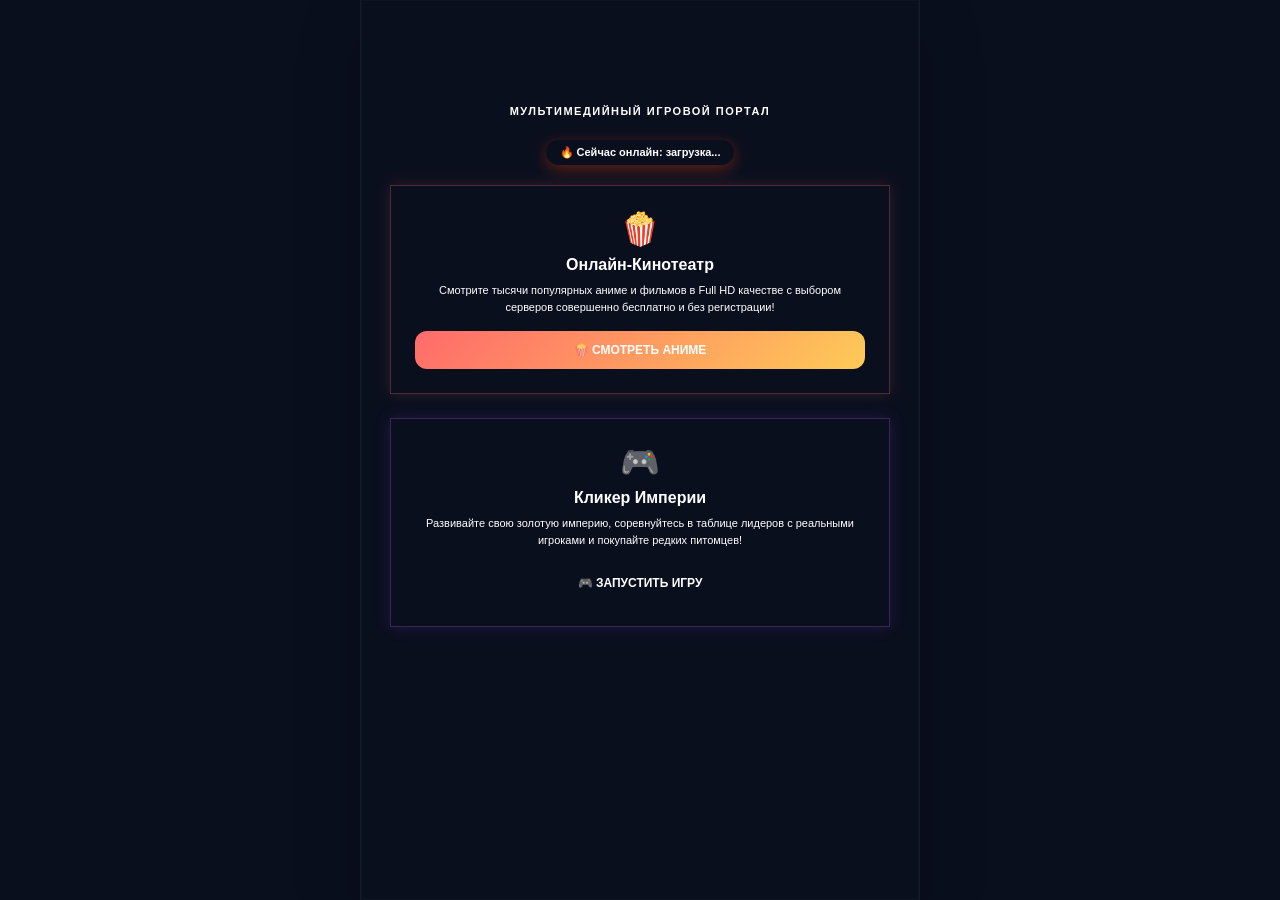
<file: index.html>
<!DOCTYPE html>
<html lang="ru">
<head>
  <meta charset="UTF-8">
  <!-- Cache-Control Meta Tags to prevent heavy caching in future updates -->
  <meta http-equiv="cache-control" content="no-cache, no-store, must-revalidate">
  <meta http-equiv="pragma" content="no-cache">
  <meta http-equiv="expires" content="0">
  <!-- Yandex.Metrika counter -->
  <script type="text/javascript">
      (function(m,e,t,r,i,k,a){
          m[i]=m[i]||function(){(m[i].a=m[i].a||[]).push(arguments)};
          m[i].l=1*new Date();
          for (var j = 0; j < document.scripts.length; j++) {if (document.scripts[j].src === r) { return; }}
          k=e.createElement(t),a=e.getElementsByTagName(t)[0],k.async=1,k.src=r,a.parentNode.insertBefore(k,a)
      })(window, document,'script','https://mc.yandex.ru/metrika/tag.js?id=109494281', 'ym');
      ym(109494281, 'init', {ssr:true, webvisor:true, clickmap:true, ecommerce:"dataLayer", referrer: document.referrer, url: location.href, accurateTrackBounce:true, trackLinks:true});
  </script>
  <noscript><div><img src="https://mc.yandex.ru/watch/109494281" style="position:absolute; left:-9999px;" alt="" /></div></noscript>
  <!-- /Yandex.Metrika counter -->
  <meta name="viewport" content="width=device-width, initial-scale=1.0, maximum-scale=1.0, user-scalable=no, viewport-fit=cover">
  <meta name="theme-color" content="#0a0f1e">
  <title>Кликер Империи</title>
  <script src="https://telegram.org/js/telegram-web-app.js"></script>
  
  <style>
    .coin-aura{
      position:absolute;
      left:50%;
      top:50%;
      transform:translate(-50%,-50%);
      width:calc(var(--clicker-button-size) + 40px);
      height:calc(var(--clicker-button-size) + 40px);
      border-radius:50%;
      pointer-events:none;
      z-index:0;
      transition:all .3s ease;
    }
    .coin-aura.aura-none{
      display:none;
    }
    .coin-aura.aura-sun{
      background:radial-gradient(circle, rgba(249,115,22,0.3) 0%, rgba(249,115,22,0) 70%);
      box-shadow:0 0 40px 15px rgba(249,115,22,0.4);
      animation:auraPulse 2s infinite alternate;
    }
    @keyframes auraPulse {
      0% { transform: translate(-50%,-50%) scale(0.95); opacity: 0.8; }
      100% { transform: translate(-50%,-50%) scale(1.1); opacity: 1; }
    }
    .coin-aura.aura-void{
      background:radial-gradient(circle, rgba(168,85,247,0.35) 0%, rgba(124,58,237,0.05) 50%, rgba(124,58,237,0) 70%);
      box-shadow:0 0 45px 18px rgba(168,85,247,0.4);
      animation:auraSpin 6s linear infinite;
    }
    @keyframes auraSpin {
      0% { transform: translate(-50%,-50%) rotate(0deg) scale(1); }
      50% { transform: translate(-50%,-50%) rotate(180deg) scale(1.05); }
      100% { transform: translate(-50%,-50%) rotate(360deg) scale(1); }
    }
    .coin-aura.aura-lightning{
      background:radial-gradient(circle, rgba(56,189,248,0.4) 0%, rgba(56,189,248,0) 70%);
      box-shadow:0 0 50px 22px rgba(56,189,248,0.55);
      animation:auraLightning 1.5s infinite;
    }
    @keyframes auraLightning {
      0%, 100% { opacity: 0.9; box-shadow: 0 0 40px 15px rgba(56,189,248,0.45); }
      15% { opacity: 0.4; }
      30% { opacity: 1; box-shadow: 0 0 60px 25px rgba(56,189,248,0.7); }
      45% { opacity: 0.6; }
      60% { opacity: 0.95; }
      75% { opacity: 0.5; }
    }
    :root{--app-max-width:560px;--shell-gap:clamp(10px,2.4vw,14px);--page-pad:clamp(14px,4vw,20px);--section-pad:clamp(12px,3vw,16px);--section-radius:clamp(14px,3vw,18px);--top-number:clamp(24px,6vw,30px);--card-blur:10px;--clicker-wrap-size:clamp(180px,48vw,238px);--clicker-button-size:calc(var(--clicker-wrap-size) - clamp(24px,6vw,32px));--clicker-coin-size:calc(var(--clicker-button-size) - clamp(38px,10vw,52px));--clicker-ring-size:calc(var(--clicker-wrap-size) + clamp(20px,5vw,30px))}
    *{margin:0;padding:0;box-sizing:border-box;-webkit-tap-highlight-color:transparent;user-select:none}
    html,body{width:100%;height:100%;overflow:hidden}
    body{font-family:Inter,-apple-system,BlinkMacSystemFont,'Segoe UI',Roboto,sans-serif;background:#0a0f1e;color:#fff;transition:background .35s ease}
    .theme-default{background:#0a0f1e}
    .theme-space{background:#05070f}
    .theme-neon{background:#13081e}
    .theme-dungeon{background:#170b07}
    .bg-particles{position:fixed;inset:0;pointer-events:none;overflow:hidden;z-index:0}
    .particle{position:absolute;border-radius:50%}
    .theme-space .particle{background:#fff;animation:twinkle 3s infinite ease-in-out}
    .theme-neon .particle{width:2px;height:28px;background:linear-gradient(to bottom,transparent,#d946ef,transparent);animation:fall 4s infinite linear}
    .theme-dungeon .particle{width:4px;height:4px;background:#fb923c;box-shadow:0 0 8px #fb923c;animation:rise 5s infinite ease-out}
    @keyframes twinkle{0%,100%{opacity:.15;transform:scale(.6)}50%{opacity:1;transform:scale(1.2)}}
    @keyframes fall{0%{transform:translateY(-40px);opacity:0}10%,90%{opacity:1}100%{transform:translateY(100vh);opacity:0}}
    @keyframes rise{0%{transform:translateY(100vh) scale(1);opacity:1}100%{transform:translateY(-10vh) scale(0);opacity:0}}
    .app{position:relative;z-index:1;width:min(100%,var(--app-max-width));height:100%;margin:0 auto;display:flex;flex-direction:column;padding-top:env(safe-area-inset-top,0);padding-bottom:env(safe-area-inset-bottom,0)}
    .top-bar{display:grid;grid-template-columns:minmax(0,1fr) auto minmax(0,1fr);align-items:center;gap:10px;padding:clamp(12px,3.5vw,16px) var(--page-pad) 8px;position:relative;flex-shrink:0}
    .top-left,.top-right{display:flex;align-items:center;gap:8px;min-width:0;z-index:1}.top-right{justify-self:end}
    .coins-val{font-size:var(--top-number);font-weight:900;color:#ffd700;letter-spacing:-.5px;font-variant-numeric:tabular-nums;line-height:1;white-space:nowrap;max-width:36vw;overflow:hidden;text-overflow:ellipsis}
    .diamond-val{font-size:clamp(16px,4.5vw,20px);font-weight:800;color:#ead8ff;font-variant-numeric:tabular-nums;line-height:1}
    .rank-badge{position:static;justify-self:center;transform:none;padding:5px 12px;border-radius:999px;border:1px solid rgba(255,215,0,.2);background:rgba(255,215,0,.06);font-size:10px;letter-spacing:1.2px;color:#ffd700;font-weight:800;text-transform:uppercase;white-space:nowrap;min-width:0;max-width:40vw;overflow:hidden;text-overflow:ellipsis;text-align:center}
    .coin-art{--c1:#fff0a6;--c2:#ffd700;--c3:#9c6400;--mark:#5a3e00;--glow:rgba(255,215,0,.22);position:relative;border-radius:50%;display:flex;align-items:center;justify-content:center;background:radial-gradient(circle at 30% 28%,var(--c1),var(--c2) 58%,var(--c3));box-shadow:inset 0 6px 12px rgba(255,255,255,.15),inset 0 -8px 14px rgba(0,0,0,.22),0 0 18px var(--glow);overflow:hidden}
    .coin-art:before{content:'';position:absolute;top:12%;left:18%;width:42%;height:18%;border-radius:50%;transform:rotate(-18deg);background:radial-gradient(ellipse,rgba(255,255,255,.35),transparent 72%)}
    .coin-art:after{content:'';position:absolute;inset:7%;border-radius:50%;border:2px solid rgba(255,255,255,.16)}
    .coin-mark{position:relative;z-index:1;font-weight:900;color:var(--mark);text-shadow:0 2px 4px rgba(0,0,0,.18);line-height:1}
    .coin-mini{width:28px;height:28px;font-size:13px}
    .coin-main{width:var(--clicker-coin-size);height:var(--clicker-coin-size);font-size:clamp(34px,8.8vw,46px)}
    .coin-preview{width:42px;height:42px;font-size:16px;margin:0 auto}
    .skin-classic{--c1:#fff0a6;--c2:#ffd700;--c3:#9c6400;--mark:#5a3e00;--glow:rgba(255,215,0,.22)}
    .skin-ruby{--c1:#ffd5d8;--c2:#ef4444;--c3:#7f1d1d;--mark:#fff3f3;--glow:rgba(239,68,68,.24)}
    .skin-emerald{--c1:#c8ffe0;--c2:#22c55e;--c3:#14532d;--mark:#f2fff7;--glow:rgba(34,197,94,.24)}
    .skin-imperial{--c1:#d7e7ff;--c2:#60a5fa;--c3:#1e3a8a;--mark:#fff7cf;--glow:rgba(96,165,250,.24)}
    .skin-sunfire{--c1:#ffd9b2;--c2:#f97316;--c3:#7c2d12;--mark:#fff8ea;--glow:rgba(249,115,22,.28)}
    .skin-void{--c1:#d8b4fe;--c2:#7c3aed;--c3:#2e1065;--mark:#f8f2ff;--glow:rgba(124,58,237,.28)}
    .stats-row{padding:4px var(--page-pad) 8px;display:grid;grid-template-columns:repeat(3,minmax(0,1fr));gap:8px;align-items:stretch;flex-shrink:0}
    .stat-item{font-size:11px;color:rgba(255,255,255,.42);font-weight:600;padding:10px 12px;border-radius:14px;background:rgba(255,255,255,.035);border:1px solid rgba(255,255,255,.05);backdrop-filter:blur(6px);min-width:0}
    .stat-item b{color:rgba(255,255,255,.72)}
    .level-strip{padding:0 var(--page-pad) 10px;flex-shrink:0}
    .level-top{display:flex;align-items:center;gap:8px;flex-wrap:wrap;margin-bottom:6px}
    .level-chip{padding:4px 10px;border-radius:999px;background:rgba(91,138,255,.16);color:#a9c2ff;font-size:10px;font-weight:900;letter-spacing:1px;text-transform:uppercase}
    .level-label{font-size:11px;color:rgba(255,255,255,.62);font-weight:700;flex:1;min-width:120px}
    .level-xp{font-size:10px;color:rgba(255,255,255,.36);font-variant-numeric:tabular-nums;white-space:nowrap}
    .level-bar,.progress-bar,.boss-hp-bar,.achievement-progress,.quest-progress{height:8px;border-radius:999px;background:rgba(255,255,255,.08);overflow:hidden}
    .level-fill,.progress-fill,.boss-hp-fill,.achievement-progress-fill,.quest-progress-fill{height:100%;width:0;border-radius:999px}
    .level-fill{background:linear-gradient(90deg,#38bdf8,#8b5cf6)}
    .location-block{padding:2px var(--page-pad) 10px;flex-shrink:0}
    .loc-title{font-size:12px;font-weight:800;color:#5b8aff;letter-spacing:2px;text-transform:uppercase}
    .loc-desc{margin-top:2px;font-size:11px;color:rgba(255,255,255,.2);font-style:italic}
    .loc-divider{width:100%;height:1px;background:rgba(255,255,255,.04);margin-top:8px}
    .pages-shell{position:relative;flex:1;min-height:0;overflow:hidden;padding:0}
    .tab-page{position:absolute;inset:0;display:none;flex-direction:column;min-height:0;overflow:hidden;background:#0a0f1e;opacity:0;transform:translateY(8px)}
    .tab-page.active{display:flex;opacity:1;transform:translateY(0);animation:pageFade .18s ease}
    .tab-page#page-home{flex-direction:column;gap:var(--shell-gap);overflow-y:auto;-webkit-overflow-scrolling:touch;padding-bottom:96px !important}
    @keyframes pageFade{from{opacity:0;transform:translateY(8px)}to{opacity:1;transform:translateY(0)}}
    .card,.quest-strip,.bank-card,.ad-card,.profile-card,.shop-item{background:rgba(18,22,40,.7);border:1px solid rgba(255,255,255,.05);border-radius:14px}
    .quest-strip{margin:8px var(--page-pad) 0;padding:var(--section-pad);border-radius:var(--section-radius);backdrop-filter:blur(var(--card-blur));box-shadow:0 10px 28px rgba(0,0,0,.14)}
    .quest-top{display:flex;justify-content:space-between;gap:10px;color:rgba(255,255,255,.38);font-size:10px;letter-spacing:1px;text-transform:uppercase}
    .quest-title{font-size:12px;font-weight:800;margin:6px 0 8px;color:#fff}
    .quest-progress-row{display:flex;align-items:center;gap:10px}
    .quest-progress{flex:1}
    .quest-progress-fill{background:linear-gradient(90deg,#5b8aff,#8b5cf6)}
    .quest-progress-text{min-width:68px;text-align:right;font-size:10px;color:rgba(255,255,255,.42);font-variant-numeric:tabular-nums}
    .quest-btn,.bank-btn,.boss-nav-btn,.shop-item-btn,.ad-btn,.btn-reset,.prestige-btn,.achievement-btn{font-family:inherit;border:none;outline:none;cursor:pointer;transition:transform .12s ease,opacity .12s ease}
    .quest-btn{width:100%;margin-top:10px;padding:10px;border-radius:10px;background:rgba(91,138,255,.14);color:#aac1ff;font-size:11px;font-weight:800;text-transform:uppercase;letter-spacing:.6px}
    .quest-btn.ready{background:linear-gradient(135deg,#22c55e,#16a34a);color:#05140a}
    .quest-btn:disabled,.bank-btn:disabled,.shop-item-btn:disabled,.boss-nav-btn:disabled,.prestige-btn:disabled,.ad-btn:disabled{opacity:.45;cursor:not-allowed;transform:none}
    .goals-card{padding:14px 14px 12px;border-radius:16px;background:linear-gradient(180deg,rgba(22,28,48,.84),rgba(13,17,30,.88));border:1px solid rgba(255,255,255,.05);box-shadow:0 12px 28px rgba(0,0,0,.14)}
    .goals-title{font-size:13px;font-weight:900;color:#fff;letter-spacing:.4px}
    .goals-subtitle{margin-top:4px;font-size:11px;line-height:1.45;color:rgba(255,255,255,.38)}
    .goals-grid{display:grid;grid-template-columns:1fr 1fr;gap:8px;margin-top:12px}
    .goal-mini{padding:10px;border-radius:12px;background:rgba(255,255,255,.035);border:1px solid rgba(255,255,255,.05)}
    .goal-mini span{display:block;font-size:9px;letter-spacing:.8px;text-transform:uppercase;color:rgba(255,255,255,.34)}
    .goal-mini b{display:block;margin-top:5px;font-size:12px;color:#fff;font-weight:900;line-height:1.2}
    .goal-mini small{display:block;margin-top:4px;font-size:10px;line-height:1.35;color:rgba(255,255,255,.38)}
    .roadmap-title{margin-top:12px;font-size:11px;font-weight:900;letter-spacing:1px;color:#a5b4fc;text-transform:uppercase}
    .roadmap-list{display:flex;flex-direction:column;gap:8px;margin-top:8px}
    .roadmap-step{padding:10px 12px;border-radius:12px;background:rgba(255,255,255,.03);border:1px solid rgba(255,255,255,.05)}
    .roadmap-top{display:flex;justify-content:space-between;align-items:flex-start;gap:10px}
    .roadmap-name{font-size:12px;font-weight:800;color:#fff}
    .roadmap-hint{margin-top:3px;font-size:10px;line-height:1.4;color:rgba(255,255,255,.34)}
    .roadmap-eta{padding:4px 8px;border-radius:999px;background:rgba(99,102,241,.14);color:#c7d2fe;font-size:9px;font-weight:900;letter-spacing:.5px;text-transform:uppercase;white-space:nowrap}
    .roadmap-progress{height:7px;border-radius:999px;background:rgba(255,255,255,.08);overflow:hidden;margin-top:10px}
    .roadmap-progress-fill{height:100%;width:0;border-radius:999px;background:linear-gradient(90deg,#60a5fa,#8b5cf6)}
    .roadmap-meta{display:flex;justify-content:space-between;align-items:center;gap:8px;margin-top:8px;font-size:10px;color:rgba(255,255,255,.42)}
    .roadmap-complete{color:#86efac;font-weight:800}
    .goals-content{padding:12px 14px 96px !important;flex:1;overflow-y:auto;-webkit-overflow-scrolling:touch;min-height:0;overscroll-behavior:contain}
    .clicker-section{position:relative;flex:1;display:flex;flex-direction:column;align-items:center;justify-content:center;padding:clamp(16px,4vw,24px) 0 clamp(12px,3vw,20px);min-height:min(46vh,420px);overflow:hidden}
    .clicker-section:before{content:'';position:absolute;width:clamp(260px,68vw,360px);height:clamp(260px,68vw,360px);border-radius:50%;background:radial-gradient(circle,rgba(91,138,255,.16),transparent 66%);filter:blur(8px);top:50%;left:50%;transform:translate(-50%,-54%);pointer-events:none}
    .clicker-wrap{position:relative;width:var(--clicker-wrap-size);height:var(--clicker-wrap-size);display:flex;align-items:center;justify-content:center}
    .clicker-aura,.clicker-pulse{position:absolute;left:50%;top:50%;transform:translate(-50%,-50%);border-radius:50%;pointer-events:none}
    .clicker-aura{width:calc(var(--clicker-wrap-size) + clamp(26px,7vw,42px));height:calc(var(--clicker-wrap-size) + clamp(26px,7vw,42px));background:radial-gradient(circle,rgba(255,215,0,.12),rgba(91,138,255,.08) 45%,transparent 70%);filter:blur(10px)}
    .clicker-pulse{width:calc(var(--clicker-wrap-size) + clamp(10px,3vw,18px));height:calc(var(--clicker-wrap-size) + clamp(10px,3vw,18px));border:1px solid rgba(255,255,255,.07);animation:clickerPulse 3s infinite ease-out}
    @keyframes clickerPulse{0%{opacity:.18;transform:translate(-50%,-50%) scale(.92)}70%{opacity:.04;transform:translate(-50%,-50%) scale(1.08)}100%{opacity:0;transform:translate(-50%,-50%) scale(1.14)}}
    .clicker-ring{position:absolute;left:50%;top:50%;transform:translate(-50%,-50%);width:var(--clicker-ring-size);height:var(--clicker-ring-size);border-radius:50%;border:1px solid rgba(255,255,255,.03)}
    .clicker-btn{width:var(--clicker-button-size);height:var(--clicker-button-size);border-radius:50%;background:radial-gradient(circle at 35% 30%,#3d4258,#1c1f30 45%,#0e1019 85%);box-shadow:0 0 0 2px rgba(255,255,255,.02),0 0 0 6px rgba(0,0,0,.4),inset 0 6px 20px rgba(255,255,255,.06),inset 0 -6px 20px rgba(0,0,0,.5),0 12px 40px rgba(0,0,0,.6);display:flex;align-items:center;justify-content:center}
    .clicker-btn:active,.bank-btn:active,.boss-nav-btn:active,.shop-item-btn:active,.ad-btn:active,.btn-reset:active,.prestige-btn:active,.quest-btn:active,.achievement-btn:active{transform:scale(.97)}
    .click-label{margin-top:14px;font-size:clamp(14px,3.8vw,16px);color:rgba(255,255,255,.5);font-weight:600;text-align:center}
    .click-label .plus{color:rgba(255,255,255,.8);font-weight:800}
    .combo-chip{margin-top:10px;padding:7px 12px;border-radius:999px;border:1px solid rgba(255,255,255,.08);font-size:10px;letter-spacing:1px;color:rgba(255,255,255,.48);font-weight:800;text-transform:uppercase;max-width:calc(100% - var(--page-pad) * 2);text-align:center}
    .combo-chip.hot{color:#ffd700;border-color:rgba(255,215,0,.24);box-shadow:0 0 18px rgba(255,215,0,.08)}
    .float-num {
      position: fixed;
      z-index: 50;
      pointer-events: none;
      font-size: 18px;
      font-weight: 800;
      color: rgba(255,255,255,.92);
      text-shadow: 0 2px 4px rgba(0,0,0,.4);
      animation: floatAway .7s ease-out forwards;
      will-change: transform, opacity;
      transform: translate3d(0, 0, 0);
      backface-visibility: hidden;
    }
    @keyframes floatAway{0%{opacity:1;transform:translateY(0) scale(1)}100%{opacity:0;transform:translateY(-70px) scale(.6)}}
    .bank-card{margin:0 var(--page-pad) 14px;padding:var(--section-pad);border-radius:var(--section-radius);backdrop-filter:blur(var(--card-blur));box-shadow:0 12px 28px rgba(0,0,0,.14)}
    .bank-top{display:flex;justify-content:space-between;align-items:center;gap:12px;margin-bottom:8px}
    .bank-title-row{display:flex;align-items:center;gap:7px}
    .bank-logo{width:18px;height:18px;display:flex}
    .bank-logo svg{width:100%;height:100%;fill:#e8c84a}
    .bank-title{font-size:13px;font-weight:800;color:#e8c84a}
    .bank-rate{font-size:11px;color:rgba(255,255,255,.32);white-space:nowrap}
    .bank-info{display:flex;gap:4px;flex-wrap:wrap;margin-bottom:10px;font-size:11px;color:rgba(255,255,255,.28)}
    .bank-info b{color:#ffd700}
    .bank-btns{display:flex;gap:8px}
    .bank-btn{flex:1;padding:11px 8px;border-radius:10px;background:rgba(255,255,255,.04);color:rgba(255,255,255,.7);font-size:11px;font-weight:800;text-transform:uppercase;border:1px solid rgba(255,255,255,.06)}
    .bottom-nav{display:flex;justify-content:space-around;align-items:center;padding:6px 2px calc(6px + env(safe-area-inset-bottom,0px));background:rgba(8,12,24,.95);border-top:1px solid rgba(255,255,255,.04);flex-shrink:0;backdrop-filter:blur(10px)}
    .nav-item{display:flex;flex-direction:column;align-items:center;gap:3px;padding:6px 8px;cursor:pointer;min-width:50px;background:transparent;border:none}
    .nav-icon-wrap{width:24px;height:24px;display:flex;align-items:center;justify-content:center}
    .nav-icon-wrap svg{width:22px;height:22px;fill:rgba(255,255,255,.2);transition:fill .2s}
    .nav-label{font-size:9px;font-weight:700;color:rgba(255,255,255,.22);transition:color .2s;white-space:nowrap}
    .nav-item.active .nav-icon-wrap svg,.nav-item.active .nav-label{fill:#ffd700;color:#ffd700}
    .shop-content,.profile-content,.ad-content{padding:12px 14px 96px !important;flex:1;overflow-y:auto;-webkit-overflow-scrolling:touch;min-height:0;overscroll-behavior:contain}
    .shop-section-title{margin:12px 0 8px;color:rgba(255,255,255,.42);font-size:11px;font-weight:800;letter-spacing:1px;text-transform:uppercase}
    .shop-hero{padding:16px;border-radius:18px;background:linear-gradient(135deg,rgba(255,215,0,.12),rgba(91,138,255,.1));border:1px solid rgba(255,255,255,.06);margin-bottom:12px}
    .shop-hero-title{font-size:15px;font-weight:900;color:#fff;letter-spacing:.4px}
    .shop-hero-desc{margin-top:4px;font-size:11px;line-height:1.45;color:rgba(255,255,255,.42)}
    .shop-hero-grid{display:grid;grid-template-columns:repeat(3,1fr);gap:8px;margin-top:12px}
    .shop-hero-cell{padding:10px;border-radius:14px;background:rgba(255,255,255,.05);border:1px solid rgba(255,255,255,.05)}
    .shop-hero-cell span{display:block;font-size:9px;letter-spacing:.8px;text-transform:uppercase;color:rgba(255,255,255,.34)}
    .shop-hero-cell b{display:block;margin-top:5px;font-size:13px;font-weight:900;color:#fff}
    .shop-grid{display:grid;grid-template-columns:1fr 1fr;gap:12px;margin-bottom:15px}
    .shop-item{position:relative;padding:16px;border-radius:18px;background:rgba(21,27,47,0.7);border:1px solid rgba(255,255,255,0.06);text-align:center;transition:all 0.15s ease;display:flex;flex-direction:column;justify-content:space-between;min-height:210px;box-shadow:0 8px 24px rgba(0,0,0,0.14)}
    .shop-item:hover{transform:translateY(-2px);border-color:rgba(255,215,0,0.15);box-shadow:0 12px 30px rgba(0,0,0,0.22)}
    .shop-item-top{display:flex;justify-content:space-between;align-items:center;gap:6px}
    .shop-item-badge{padding:4px 8px;border-radius:6px;font-size:9px;font-weight:900;letter-spacing:0.5px;text-transform:uppercase}
    .shop-item-price{font-size:10px;font-weight:800;color:rgba(255,255,255,0.42);text-transform:uppercase}
    .shop-item-icon{font-size:38px;line-height:1;margin:12px 0 8px 0;display:flex;align-items:center;justify-content:center}
    .shop-item-name{font-size:12px;font-weight:900;color:#fff;margin-bottom:4px}
    .shop-item-name .lvl{color:#e8c84a;font-weight:900;margin-left:4px}
    .shop-item-desc{font-size:10px;line-height:1.4;color:rgba(255,255,255,0.38);min-height:30px;margin-bottom:12px}
    .shop-item-btn{width:100%;padding:11px 0;border-radius:12px;font-size:11px;font-weight:900;text-transform:uppercase;letter-spacing:0.3px;border:none;cursor:pointer;transition:all 0.15s ease}
    .shop-btn-buy{background:#e8c84a;color:#0a0f1e;box-shadow:0 4px 12px rgba(232,200,74,0.15)}
    .shop-btn-buy:active{transform:scale(0.97)}
    .shop-btn-equipped{background:rgba(255,255,255,0.02);border:1px solid rgba(255,255,255,0.04);color:rgba(255,255,255,0.28);cursor:default}
    .shop-btn-disabled{background:rgba(255,255,255,0.03);border:1px solid rgba(255,255,255,0.04);color:rgba(255,255,255,0.18);cursor:not-allowed}
    .boss-content{padding:16px 14px 96px !important;flex:1;display:flex;flex-direction:column;align-items:center;justify-content:flex-start;text-align:center;overflow-y:auto;-webkit-overflow-scrolling:touch;min-height:0;overscroll-behavior:contain}
    .boss-card{position:relative;isolation:isolate;overflow:hidden;width:100%;padding:18px;border-radius:20px;background:linear-gradient(180deg,rgba(27,18,27,.88),rgba(16,12,27,.9));border:1px solid rgba(255,255,255,.06);box-shadow:0 18px 40px rgba(0,0,0,.24);transition:background .3s ease,border-color .3s ease,box-shadow .3s ease,transform .3s ease}
    .boss-card:before,.boss-card:after{content:'';position:absolute;pointer-events:none;z-index:-1}
    .boss-card:before{inset:-20% auto auto -10%;width:220px;height:220px;border-radius:50%;background:radial-gradient(circle,rgba(255,255,255,.08),transparent 65%);filter:blur(6px);opacity:.85}
    .boss-card:after{right:-60px;bottom:-70px;width:180px;height:180px;border-radius:50%;background:radial-gradient(circle,rgba(255,255,255,.05),transparent 68%);filter:blur(10px);opacity:.55}
    .boss-card.active-battle{transform:translateY(-1px)}
    .boss-card.mech-shield{box-shadow:0 0 0 1px rgba(96,165,250,.18) inset,0 18px 40px rgba(0,0,0,.24)}
    .boss-card.mech-storm:after{animation:stormWave 2.4s infinite linear}
    .boss-card.mech-vulnerable:before{opacity:1;filter:blur(2px);animation:vulnerableGlow 1.6s infinite ease-in-out}
    .boss-state-row{display:flex;justify-content:space-between;align-items:center;gap:10px;margin-bottom:8px}
    .boss-state-badge{padding:5px 10px;border-radius:999px;background:rgba(239,68,68,.14);color:#fca5a5;font-size:10px;font-weight:900;letter-spacing:.5px;text-transform:uppercase}
    .boss-timer-text{font-size:12px;font-weight:900;color:#fff;font-variant-numeric:tabular-nums}
    .boss-name{font-size:15px;font-weight:900;color:#ef4444;letter-spacing:1px;margin-bottom:6px}
    .boss-req,.boss-reward{font-size:11px;color:rgba(255,255,255,.4);margin-bottom:4px}
    .boss-reward b{color:#ead8ff}
    .boss-meta-grid{display:grid;grid-template-columns:repeat(3,minmax(0,1fr));gap:8px;margin:12px 0}
    .boss-meta{min-height:74px;padding:10px 8px;border-radius:16px;background:rgba(255,255,255,.035);border:1px solid rgba(255,255,255,.05);backdrop-filter:blur(6px);display:flex;flex-direction:column;align-items:center;justify-content:center;text-align:center;box-shadow:0 8px 18px rgba(0,0,0,.12)}
    .boss-meta span{display:block;font-size:10px;text-transform:uppercase;letter-spacing:.9px;color:rgba(255,255,255,.34);line-height:1.1}
    .boss-meta b{display:block;margin-top:6px;font-size:clamp(13px,3.8vw,18px);font-weight:900;color:#fff;line-height:1.1;word-break:break-word}
    .boss-sprite{font-size:88px;line-height:1;cursor:pointer;filter:drop-shadow(0 0 15px rgba(255,50,50,.4));transition:transform .1s,filter .1s,opacity .2s;margin:10px 0 6px;transform-origin:center center}
    .boss-sprite.hit{transform:scale(.9);filter:brightness(2) drop-shadow(0 0 20px rgba(255,50,50,.8))}
    .boss-sprite.boss-theme-0{animation:guardianFloat 3.5s infinite ease-in-out}
    .boss-sprite.boss-theme-1{animation:goblinJerk 2.4s infinite ease-in-out}
    .boss-sprite.boss-theme-2{animation:golemRumble 1.8s infinite ease-in-out}
    .boss-sprite.boss-theme-3{animation:dragonHover 2.8s infinite ease-in-out}
    .boss-sprite.boss-theme-4{animation:lichFlicker 2.2s infinite ease-in-out}
    .boss-sprite.boss-theme-5{animation:demonPulse 2.1s infinite ease-in-out}
    .boss-sprite.shielded{filter:drop-shadow(0 0 16px rgba(96,165,250,.85))}
    .boss-sprite.storming{filter:hue-rotate(20deg) drop-shadow(0 0 18px rgba(56,189,248,.75))}
    .boss-sprite.enraged{filter:drop-shadow(0 0 22px rgba(239,68,68,.9)) saturate(1.2)}
    .boss-sprite.invulnerable{opacity:.78;filter:drop-shadow(0 0 18px rgba(168,85,247,.75))}
    .boss-timer-bar{width:100%;height:6px;background:rgba(255,255,255,0.06);border-radius:3px;overflow:hidden;margin-top:10px}
    .boss-timer-fill{height:100%;background:#ef4444;width:0%;transition:width 0.1s linear}
    .boss-hp-bar{width:100%;margin:12px 0 6px}
    .boss-hp-fill{background:linear-gradient(90deg,#ef4444,#dc2626);transition:width .18s linear,background .25s ease}
    .boss-hp-text{font-size:12px;color:rgba(255,255,255,.42);font-weight:700}
    .boss-start-btn{width:100%;margin-top:12px;padding:12px;border:none;border-radius:12px;background:linear-gradient(135deg,#ef4444,#b91c1c);color:#fff;font-size:11px;font-weight:900;text-transform:uppercase;letter-spacing:.6px;cursor:pointer}
    .boss-warning{margin-top:10px;font-size:11px;line-height:1.42;color:rgba(255,255,255,.38)}
    .boss-nav{display:flex;gap:10px;margin-top:16px}
    .boss-nav-btn{padding:8px 16px;border-radius:8px;background:rgba(255,255,255,.04);color:rgba(255,255,255,.6);font-size:11px;font-weight:800;border:1px solid rgba(255,255,255,.08)}
    .boss-card.boss-theme-0{background:linear-gradient(180deg,rgba(18,31,58,.92),rgba(10,16,31,.96));border-color:rgba(96,165,250,.18)}
    .boss-card.boss-theme-0:before{background:radial-gradient(circle,rgba(96,165,250,.18),transparent 65%)}
    .boss-card.boss-theme-1{background:linear-gradient(180deg,rgba(26,44,22,.92),rgba(12,24,14,.96));border-color:rgba(74,222,128,.18)}
    .boss-card.boss-theme-1:before{background:radial-gradient(circle,rgba(74,222,128,.16),transparent 65%)}
    .boss-card.boss-theme-2{background:linear-gradient(180deg,rgba(39,34,28,.92),rgba(21,18,14,.96));border-color:rgba(180,149,115,.18)}
    .boss-card.boss-theme-2:before{background:radial-gradient(circle,rgba(214,158,46,.16),transparent 65%)}
    .boss-card.boss-theme-3{background:linear-gradient(180deg,rgba(58,21,14,.92),rgba(27,12,8,.96));border-color:rgba(251,146,60,.2)}
    .boss-card.boss-theme-3:before{background:radial-gradient(circle,rgba(251,146,60,.18),transparent 65%)}
    .boss-card.boss-theme-4{background:linear-gradient(180deg,rgba(42,20,52,.92),rgba(17,9,22,.96));border-color:rgba(196,181,253,.18)}
    .boss-card.boss-theme-4:before{background:radial-gradient(circle,rgba(196,181,253,.18),transparent 65%)}
    .boss-card.boss-theme-5{background:linear-gradient(180deg,rgba(56,12,20,.94),rgba(17,5,8,.98));border-color:rgba(248,113,113,.18)}
    .boss-card.boss-theme-5:before{background:radial-gradient(circle,rgba(248,113,113,.18),transparent 65%)}
    @keyframes guardianFloat{0%,100%{transform:translateY(0)}50%{transform:translateY(-6px)}}
    @keyframes goblinJerk{0%,100%{transform:translateY(0) rotate(0)}25%{transform:translateY(-4px) rotate(-4deg)}75%{transform:translateY(1px) rotate(4deg)}}
    @keyframes golemRumble{0%,100%{transform:translateX(0)}25%{transform:translateX(-2px)}75%{transform:translateX(2px)}}
    @keyframes dragonHover{0%,100%{transform:translateY(0) rotate(0)}50%{transform:translateY(-8px) rotate(-2deg)}}
    @keyframes lichFlicker{0%,100%{opacity:1;transform:translateY(0)}50%{opacity:.7;transform:translateY(-5px)}}
    @keyframes demonPulse{0%,100%{transform:scale(1)}50%{transform:scale(1.05)}}
    @keyframes stormWave{0%{transform:translateX(0) scale(1);opacity:.45}50%{transform:translateX(-15px) scale(1.08);opacity:.18}100%{transform:translateX(0) scale(1);opacity:.45}}
    @keyframes vulnerableGlow{0%,100%{opacity:.45;transform:scale(.95)}50%{opacity:1;transform:scale(1.05)}}
    .profile-card{padding:12px;margin-bottom:10px}
    .profile-row{display:flex;justify-content:space-between;gap:12px;padding:7px 0;border-bottom:1px solid rgba(255,255,255,.03);font-size:12px;color:rgba(255,255,255,.52)}
    .profile-row:last-child{border-bottom:none}
    .profile-row b{color:#fff;font-weight:700;font-variant-numeric:tabular-nums}
    .profile-note{font-size:11px;color:rgba(255,255,255,.4);line-height:1.45;margin-top:10px}
    .prestige-btn{width:100%;margin-top:12px;padding:13px;border-radius:10px;background:linear-gradient(135deg,#38bdf8,#7c3aed);color:#fff;font-size:12px;font-weight:900;text-transform:uppercase;letter-spacing:.4px}
    .btn-reset{width:100%;padding:14px;border-radius:10px;background:rgba(239,68,68,.12);color:#ef4444;font-size:12px;font-weight:800;border:1px solid rgba(239,68,68,.2);margin-top:10px}
    .achievement-list{display:flex;flex-direction:column;gap:8px;margin-bottom:10px}
    .achievement-item{background:rgba(18,22,40,.6);border:1px solid rgba(255,255,255,.05);border-radius:12px;padding:12px}
    .achievement-item.unlocked{border-color:rgba(34,197,94,.24)}
    .achievement-head{display:flex;justify-content:space-between;gap:12px;align-items:flex-start}
    .achievement-name{font-size:12px;font-weight:800;color:#fff;margin-bottom:3px}
    .achievement-desc{font-size:10px;color:rgba(255,255,255,.35);line-height:1.4}
    .achievement-reward{font-size:10px;color:#ffd700;font-weight:900;white-space:nowrap}
    .achievement-progress{margin-top:10px}
    .achievement-progress-fill{background:linear-gradient(90deg,#eab308,#22c55e)}
    .achievement-foot{display:flex;justify-content:space-between;align-items:center;gap:8px;margin-top:8px;font-size:10px;color:rgba(255,255,255,.42)}
    .achievement-btn{padding:8px 10px;border-radius:8px;font-size:10px;font-weight:900;text-transform:uppercase}
    .achievement-btn.ready{background:linear-gradient(135deg,#22c55e,#16a34a);color:#06160b}
    .achievement-btn.claimed{background:rgba(34,197,94,.12);color:#86efac;cursor:default}
    .achievement-btn.locked{background:rgba(255,255,255,.05);color:rgba(255,255,255,.28);cursor:default}
    .ad-content{display:flex;flex-direction:column;gap:12px;justify-content:flex-start}
    .ad-card{padding:16px;text-align:left;background:linear-gradient(180deg,rgba(26,20,45,.86),rgba(16,15,34,.86));box-shadow:0 10px 24px rgba(0,0,0,.18)}
    .ad-card.daily-card{text-align:center}
    .ad-card h3{color:#c084fc;font-size:14px;margin-bottom:4px}
    .ad-card p{font-size:11px;color:rgba(255,255,255,.38);line-height:1.4;margin-bottom:12px}
    .daily-status{font-size:11px;color:rgba(255,255,255,.48);margin-bottom:12px}
    .daily-days{display:grid;grid-template-columns:repeat(7,1fr);gap:6px;margin-bottom:12px}
    .daily-day{border-radius:10px;padding:7px 4px;background:rgba(255,255,255,.03);border:1px solid rgba(255,255,255,.05);text-align:center}
    .daily-day.current{border-color:rgba(91,138,255,.35);box-shadow:0 0 0 1px rgba(91,138,255,.12) inset}
    .daily-day.claimed{background:rgba(34,197,94,.12);border-color:rgba(34,197,94,.26)}
    .daily-day-num{font-size:9px;color:rgba(255,255,255,.36);margin-bottom:3px;text-transform:uppercase}
    .daily-day-reward{font-size:10px;font-weight:800;color:rgba(255,255,255,.68)}
    .bonus-card{display:flex;align-items:center;gap:12px}
    .bonus-card-icon{width:46px;height:46px;flex-shrink:0;display:flex;align-items:center;justify-content:center;border-radius:14px;background:rgba(255,255,255,.05);border:1px solid rgba(255,255,255,.06);font-size:22px}
    .bonus-card-body{min-width:0;flex:1}
    .bonus-card-title{font-size:13px;font-weight:900;color:#fff}
    .bonus-card-desc{margin-top:4px;font-size:11px;line-height:1.4;color:rgba(255,255,255,.38)}
    .bonus-card-side{width:126px;max-width:38%;display:flex;align-items:center;justify-content:flex-end}
    .adsgram-task-card{padding:16px;border-radius:16px;background:rgba(255,255,255,.03);border:1px solid rgba(255,255,255,.05)}
    .adsgram-task-title{font-size:12px;font-weight:900;color:#fff;margin-bottom:6px}
    .adsgram-task-desc{font-size:11px;line-height:1.45;color:rgba(255,255,255,.4);margin-bottom:12px}
    adsgram-task.task{display:block;width:100%;min-height:84px;border-radius:14px;overflow:hidden}
    .bonus-info-card{padding:14px 16px;border-radius:16px;background:rgba(255,255,255,.03);border:1px solid rgba(255,255,255,.05)}
    .bonus-info-title{font-size:12px;font-weight:900;color:#fff;margin-bottom:6px}
    .bonus-info-text{font-size:11px;line-height:1.45;color:rgba(255,255,255,.4)}
    .daily-task-list{display:flex;flex-direction:column;gap:8px}
    .daily-task-item{padding:12px;border-radius:12px;background:rgba(255,255,255,.03);border:1px solid rgba(255,255,255,.05)}
    .daily-task-head{display:flex;justify-content:space-between;align-items:flex-start;gap:10px}
    .daily-task-title{font-size:12px;font-weight:800;color:#fff}
    .daily-task-reward{font-size:10px;font-weight:900;color:#ffd700;white-space:nowrap}
    .daily-task-desc{margin-top:4px;font-size:10px;line-height:1.4;color:rgba(255,255,255,.34)}
    .daily-task-progress{height:7px;margin-top:10px;border-radius:999px;background:rgba(255,255,255,.08);overflow:hidden}
    .daily-task-progress-fill{height:100%;width:0;border-radius:999px;background:linear-gradient(90deg,#22c55e,#14b8a6)}
    .daily-task-foot{display:flex;justify-content:space-between;align-items:center;gap:8px;margin-top:8px;font-size:10px;color:rgba(255,255,255,.42)}
    .daily-task-btn{padding:7px 10px;border:none;border-radius:8px;background:linear-gradient(135deg,#22c55e,#16a34a);color:#04140a;font-size:10px;font-weight:900;text-transform:uppercase;font-family:inherit;cursor:pointer}
    .daily-task-btn:disabled{opacity:.45;cursor:not-allowed}
    .collection-card{padding:12px;border-radius:12px;background:rgba(255,255,255,.03);border:1px solid rgba(255,255,255,.05);margin-bottom:10px}
    .collection-grid{display:grid;grid-template-columns:1fr 1fr;gap:8px;margin-top:8px}
    .collection-item{padding:10px;border-radius:12px;background:rgba(255,255,255,.03);border:1px solid rgba(255,255,255,.05)}
    .collection-item span{display:block;font-size:10px;letter-spacing:.7px;text-transform:uppercase;color:rgba(255,255,255,.34)}
    .collection-item b{display:block;margin-top:5px;font-size:13px;font-weight:900;color:#fff}
    .collection-note{margin-top:8px;font-size:10px;line-height:1.4;color:rgba(255,255,255,.34)}
    .prestige-hero{padding:14px 16px;border-radius:16px;background:linear-gradient(135deg,rgba(56,189,248,.14),rgba(124,58,237,.14));border:1px solid rgba(255,255,255,.06);margin-bottom:10px;box-shadow:0 10px 24px rgba(0,0,0,.14)}
    .prestige-hero-title{font-size:13px;font-weight:900;color:#fff}
    .prestige-hero-desc{margin-top:5px;font-size:11px;line-height:1.45;color:rgba(255,255,255,.44)}
    .prestige-bonus-grid{display:grid;grid-template-columns:repeat(2,minmax(0,1fr));gap:8px;margin-top:10px}
    .prestige-bonus-item{padding:10px;border-radius:12px;background:rgba(255,255,255,.04);border:1px solid rgba(255,255,255,.05)}
    .prestige-bonus-item span{display:block;font-size:9px;letter-spacing:.8px;text-transform:uppercase;color:rgba(255,255,255,.34)}
    .prestige-bonus-item b{display:block;margin-top:4px;font-size:13px;color:#fff;font-weight:900}
    .album-list,.talent-list{display:flex;flex-direction:column;gap:8px;margin-bottom:10px}
    .tree-section{position:relative;padding:18px 14px 14px;border-radius:18px;background:rgba(18,22,40,.42);border:1px solid rgba(255,255,255,.05);margin-bottom:10px;overflow:hidden}
    .tree-section:before{content:'';position:absolute;left:50%;top:72px;bottom:18px;width:2px;background:linear-gradient(180deg,rgba(96,165,250,.32),rgba(168,85,247,.18),transparent);transform:translateX(-50%)}
    .tree-core{position:relative;width:118px;height:118px;margin:0 auto 16px;border-radius:50%;display:flex;align-items:center;justify-content:center;background:radial-gradient(circle,#4338ca,#1e1b4b);border:2px solid rgba(129,140,248,.34);box-shadow:0 0 28px rgba(99,102,241,.28), inset 0 0 26px rgba(255,255,255,.05)}
    .tree-core span{font-size:40px;line-height:1}
    .tree-core-label{margin-top:10px;text-align:center;font-size:11px;font-weight:900;letter-spacing:.8px;color:#c4b5fd;text-transform:uppercase}
    .tree-row{position:relative;display:grid;grid-template-columns:1fr 1fr;gap:12px;margin-bottom:12px}
    .tree-row:last-child{margin-bottom:0}
    .tree-row:before{content:'';position:absolute;left:20%;right:20%;top:-12px;height:2px;background:linear-gradient(90deg,transparent,rgba(148,163,184,.16),transparent)}
    .tree-row:first-of-type:before{display:none}
    .album-card,.talent-card,.role-card{background:rgba(18,22,40,.58);border:1px solid rgba(255,255,255,.05);border-radius:14px;padding:12px}
    .talent-card{position:relative;box-shadow:0 10px 22px rgba(0,0,0,.12)}
    .talent-card:before{content:'';position:absolute;top:-12px;left:50%;width:2px;height:12px;background:rgba(148,163,184,.16);transform:translateX(-50%)}
    .tree-row:first-of-type .talent-card:before{display:none}
    .talent-icon,.account-icon,.role-icon{width:34px;height:34px;display:flex;align-items:center;justify-content:center;border-radius:10px;background:rgba(255,255,255,.05);font-size:18px;flex-shrink:0}
    .talent-headline{display:flex;align-items:center;gap:10px}
    .album-top,.talent-top{display:flex;justify-content:space-between;align-items:flex-start;gap:10px}
    .album-title,.talent-name{font-size:12px;font-weight:900;color:#fff}
    .album-desc,.talent-desc{margin-top:4px;font-size:10px;line-height:1.4;color:rgba(255,255,255,.36)}
    .album-badge,.rarity-chip{padding:5px 8px;border-radius:999px;font-size:9px;font-weight:900;letter-spacing:.4px;text-transform:uppercase;white-space:nowrap}
    .rarity-common{background:rgba(255,255,255,.08);color:#cbd5e1}
    .rarity-rare{background:rgba(56,189,248,.14);color:#7dd3fc}
    .rarity-epic{background:rgba(168,85,247,.16);color:#d8b4fe}
    .rarity-legendary{background:rgba(245,158,11,.16);color:#fcd34d}
    .talent-card.rarity-epic,.role-card.rarity-epic,.album-card.rarity-epic{box-shadow:0 0 0 1px rgba(168,85,247,.12) inset,0 12px 28px rgba(91,33,182,.15)}
    .talent-card.rarity-legendary,.role-card.rarity-legendary,.album-card.rarity-legendary{box-shadow:0 0 0 1px rgba(245,158,11,.14) inset,0 14px 30px rgba(245,158,11,.14)}
    .album-progress{height:8px;border-radius:999px;background:rgba(255,255,255,.08);overflow:hidden;margin-top:10px}
    .album-progress-fill{height:100%;width:0;border-radius:999px;background:linear-gradient(90deg,#60a5fa,#8b5cf6)}
    .album-foot,.talent-foot{display:flex;justify-content:space-between;align-items:center;gap:8px;margin-top:8px;font-size:10px;color:rgba(255,255,255,.42)}
    .set-complete{color:#86efac;font-weight:800}
    .missing-one{color:#fcd34d;font-weight:800}
    .talent-grid{display:grid;grid-template-columns:1fr 1fr;gap:8px}
    .talent-level{font-size:10px;color:#ffd700;font-weight:900}
    .talent-cost{font-size:10px;color:#a5b4fc;font-weight:800}
    .talent-btn,.role-btn{padding:8px 10px;border:none;border-radius:9px;background:linear-gradient(135deg,#38bdf8,#6366f1);color:#fff;font-size:10px;font-weight:900;text-transform:uppercase;font-family:inherit;cursor:pointer}
    .talent-btn:disabled,.role-btn:disabled{opacity:.45;cursor:not-allowed}
    .role-grid{display:grid;grid-template-columns:1fr 1fr;gap:8px;margin-bottom:10px}
    .role-card.active{border-color:rgba(255,215,0,.24);box-shadow:0 0 0 1px rgba(255,215,0,.08) inset}
    .role-meta{font-size:10px;color:rgba(255,255,255,.36);line-height:1.45;margin-top:4px}
    .essence-chip{display:inline-flex;align-items:center;gap:6px;padding:6px 10px;border-radius:999px;background:rgba(168,85,247,.14);color:#d8b4fe;font-size:10px;font-weight:900;letter-spacing:.6px;text-transform:uppercase;margin-top:10px}
    .ad-btn{width:100%;padding:13px;border-radius:10px;background:linear-gradient(135deg,#a855f7,#7c3aed);color:#fff;font-size:12px;font-weight:900;text-transform:uppercase;letter-spacing:.5px}
    .ad-btn.loading{display:flex;align-items:center;justify-content:center;gap:8px}
    .btn-spinner{width:14px;height:14px;border:2px solid rgba(255,255,255,.28);border-top-color:#fff;border-radius:50%;animation:spin .7s linear infinite;flex-shrink:0}
    .modal-overlay{position:fixed;inset:0;display:none;align-items:center;justify-content:center;background:rgba(0,0,0,.85);backdrop-filter:blur(5px);z-index:200}
    .modal-overlay.show{display:flex}
    .modal-box{max-width:85%;max-height:85vh;display:flex;flex-direction:column;justify-content:space-between;overflow:hidden;padding:26px;border-radius:16px;background:rgba(18,22,40,.95);border:1px solid rgba(255,215,0,.2);text-align:center;animation:pop .28s cubic-bezier(.34,1.56,.64,1)}
    .modal-box.reward-common{border-color:rgba(255,255,255,.18)}
    .modal-box.reward-rare{border-color:rgba(56,189,248,.4);box-shadow:0 0 24px rgba(56,189,248,.16)}
    .modal-box.reward-epic{border-color:rgba(168,85,247,.4);box-shadow:0 0 28px rgba(168,85,247,.18)}
    .modal-box.reward-legendary{border-color:rgba(245,158,11,.55);box-shadow:0 0 36px rgba(245,158,11,.22)}
    .reward-particles{position:absolute;inset:0;pointer-events:none;overflow:hidden;border-radius:inherit}
    .reward-spark{position:absolute;width:8px;height:8px;border-radius:50%;opacity:0;animation:sparkFly 1.6s ease-out forwards}
    .reward-rare .reward-spark{background:#7dd3fc;box-shadow:0 0 10px #7dd3fc}
    .reward-epic .reward-spark{background:#d8b4fe;box-shadow:0 0 12px #d8b4fe}
    .reward-legendary .reward-spark{background:#fcd34d;box-shadow:0 0 14px #fcd34d}
    @keyframes sparkFly{0%{opacity:0;transform:translate(0,0) scale(.2)}15%{opacity:1}100%{opacity:0;transform:translate(var(--tx),var(--ty)) scale(1.35)}}
    .reward-header-icon{font-size:42px;line-height:1;display:none;margin-bottom:4px;position:relative;z-index:2}
    .reward-header-icon.show{display:block}
    .reward-title{color:#ffd700;font-size:17px;margin-bottom:10px;font-family:inherit}
    @keyframes pop{from{transform:scale(.7);opacity:0}to{transform:scale(1);opacity:1}}
    .reward-common .reward-text{color:#fff}
    .reward-rare .reward-text{color:#7dd3fc;animation:rewardPulseRare 1.1s ease-in-out 2}
    .reward-epic .reward-text{color:#d8b4fe;animation:rewardPulseEpic 1.1s ease-in-out 2}
    .reward-legendary .reward-text{color:#fcd34d;animation:rewardPulseLegend 1.1s ease-in-out 3}
    @keyframes rewardPulseRare{0%,100%{transform:scale(1)}50%{transform:scale(1.06)}}
    @keyframes rewardPulseEpic{0%,100%{transform:scale(1) rotate(0)}50%{transform:scale(1.08) rotate(-1deg)}}
    @keyframes rewardPulseLegend{0%,100%{transform:scale(1)}25%{transform:scale(1.06) translateY(-2px)}75%{transform:scale(1.1) translateY(-4px)}}
    .chest-anim{font-size:72px;cursor:pointer;animation:shake .5s infinite}
    .chest-anim.rare{filter:drop-shadow(0 0 18px rgba(96,165,250,.5))}
    .chest-anim.legendary{filter:drop-shadow(0 0 22px rgba(250,204,21,.65));animation-duration:.35s}
    @keyframes shake{0%,100%{transform:rotate(0)}25%{transform:rotate(-6deg)}75%{transform:rotate(6deg)}}
    .chest-hint{margin-top:10px;color:rgba(255,255,255,.42);font-size:12px;line-height:1.35}
    .reward-text{font-size:32px;line-height:1.2;margin:14px 0;white-space:pre-line;position:relative;z-index:2;overflow-y:auto;max-height:45vh;-webkit-overflow-scrolling:touch}
    .toast{position:fixed;top:max(20px,env(safe-area-inset-top,20px));left:50%;transform:translateX(-50%) translateY(-120px);background:rgba(18,22,40,.96);border:1px solid rgba(255,215,0,.2);padding:10px 18px;border-radius:10px;font-size:12px;font-weight:700;z-index:300;transition:transform .3s cubic-bezier(.34,1.56,.64,1);white-space:nowrap;pointer-events:none}
    .toast.show{transform:translateX(-50%) translateY(0)}
    .loading-screen{position:fixed;inset:0;background:#0a0f1e;z-index:9999;display:flex;flex-direction:column;align-items:center;justify-content:center;transition:opacity .4s ease,visibility .4s ease}
    .loading-screen.hidden{opacity:0;visibility:hidden;pointer-events:none}
    .spinner{width:36px;height:36px;border:3px solid rgba(255,255,255,.1);border-top-color:#ffd700;border-radius:50%;animation:spin .8s linear infinite}
    @keyframes spin{to{transform:rotate(360deg)}}
    .loading-text{margin-top:14px;color:rgba(255,255,255,.4);font-size:12px}
    ::-webkit-scrollbar{width:0}
    @media(min-width:481px){.app{border-left:1px solid rgba(255,255,255,.05);border-right:1px solid rgba(255,255,255,.05);box-shadow:0 0 0 1px rgba(255,255,255,.02) inset,0 24px 60px rgba(0,0,0,.22)}}
    @media(min-width:768px){:root{--app-max-width:620px;--page-pad:22px;--section-pad:16px;--clicker-wrap-size:250px}.top-bar{padding-top:18px}.stats-row{grid-template-columns:repeat(3,minmax(0,1fr))}.quest-strip,.bank-card{margin-left:var(--page-pad);margin-right:var(--page-pad)}}
    @media(max-height:760px){.clicker-section{min-height:min(40vh,340px)}.quest-strip{margin-top:6px}.bank-card{margin-bottom:10px}}
    @media(max-height:670px){:root{--clicker-wrap-size:170px}.coin-main{width:84px;height:84px;font-size:34px}.clicker-section{padding-top:12px;padding-bottom:14px}}
    @media(max-width:420px){.top-bar{grid-template-columns:minmax(0,1fr) auto minmax(0,1fr);align-items:center;padding:12px var(--page-pad) 8px}.rank-badge{grid-column:auto;justify-self:center;margin-top:0;max-width:38vw;font-size:9px;padding:4px 10px}.stats-row{grid-template-columns:repeat(3,minmax(0,1fr));gap:6px}.stat-item{padding:8px 10px;font-size:10px;text-align:center}.level-top{align-items:center}.bank-info{gap:6px}.bank-btns{flex-direction:column}.bottom-nav{padding:6px 2px calc(6px + env(safe-area-inset-bottom,0px))}.nav-item{padding:6px 6px}.nav-label{font-size:9px}}
    @media(max-width:520px){.top-bar{gap:8px}.quest-progress-row{flex-direction:column;align-items:stretch}.quest-progress-text{text-align:left;min-width:0}.quest-strip,.bank-card,.boss-card,.profile-card,.collection-card,.ad-card{margin-left:var(--page-pad);margin-right:var(--page-pad)}.bank-top{flex-wrap:wrap}.bank-rate{margin-left:auto}.boss-content{padding:12px 0}.boss-state-row{flex-wrap:wrap;justify-content:center}.boss-meta-grid{grid-template-columns:repeat(3,minmax(0,1fr));gap:6px}.boss-meta{min-height:68px;padding:8px 6px}.boss-meta span{font-size:9px}.boss-meta b{font-size:14px}.bonus-card{flex-wrap:wrap}.bonus-card-side{width:100%;max-width:none;justify-content:stretch}.bonus-card-side .ad-btn{width:100%}.profile-row{flex-wrap:wrap}.profile-row b{width:100%;text-align:left}.collection-grid{grid-template-columns:1fr 1fr}.ad-content,.shop-content,.profile-content{padding:10px 0 12px}.shop-item{padding:11px}.shop-item-desc{min-height:auto}}
    @media(max-width:380px){.collection-grid{grid-template-columns:1fr}.boss-meta-grid{grid-template-columns:repeat(3,minmax(0,1fr));gap:6px}.boss-meta{min-height:64px;padding:8px 4px}.boss-meta span{font-size:8px;letter-spacing:.7px}.boss-meta b{font-size:12px}.bonus-card{flex-direction:column;align-items:center;text-align:center}.bonus-card-icon{margin:0 auto}.bonus-card-body{text-align:center}.bonus-card-side{width:100%}.ad-card{text-align:center}.bank-info{flex-direction:column;align-items:flex-start}.coins-val{max-width:32vw}.diamond-val{font-size:15px}.top-bar{grid-template-columns:minmax(0,1fr) auto minmax(0,1fr)}.rank-badge{max-width:44vw}.bottom-nav{padding-left:0;padding-right:0}.nav-item{min-width:0;padding:6px 4px}.quest-title{font-size:11px}.boss-name{font-size:13px}}
    @media(max-width:340px){:root{--page-pad:12px;--clicker-wrap-size:162px}.shop-grid{grid-template-columns:1fr}.stats-row{grid-template-columns:1fr;gap:8px}.coins-val{max-width:34vw}.daily-days{grid-template-columns:repeat(4,1fr)}.coin-main{width:78px;height:78px;font-size:31px}.level-top{gap:6px;align-items:flex-start}.top-left,.top-right{gap:6px}.rank-badge{max-width:46vw}}
      .sub-tab-bar{display:flex;gap:10px;margin-bottom:15px;width:100%;max-width:400px;justify-content:center}
    .sub-tab{flex:1;padding:8px 0;font-size:11px;font-weight:900;border-radius:10px;border:1px solid rgba(255,255,255,.05);background:rgba(255,255,255,.02);color:rgba(255,255,255,.6);cursor:pointer;text-transform:uppercase;transition:all .2s ease}
    .sub-tab.active{background:rgba(255,215,0,.1);border-color:rgba(255,215,0,.25);color:#ffd700}
      .album-items-grid{display:grid;grid-template-columns:repeat(4,1fr);gap:8px;margin-top:10px}
    .codex-item-card{display:flex;flex-direction:column;align-items:center;justify-content:center;padding:8px 4px;border-radius:10px;background:rgba(255,255,255,.02);border:1px solid rgba(255,255,255,.04);text-align:center;transition:all .2s ease;min-height:74px}
    .codex-item-card.locked{opacity:.45}
    .codex-item-card .codex-emoji{font-size:22px;line-height:1;margin-bottom:4px;transition:all .2s ease}
    .codex-item-card.locked .codex-emoji{filter:grayscale(1) brightness(0.15) blur(0.5px)}
    .codex-item-card .codex-name{font-size:8px;font-weight:800;color:rgba(255,255,255,.5);white-space:nowrap;overflow:hidden;text-overflow:ellipsis;width:100%;text-transform:uppercase}
    .codex-item-card.locked .codex-name{color:rgba(255,255,255,.25)}
    .reward-tiers-row{display:flex;justify-content:space-between;gap:6px;margin-top:12px;padding:6px;background:rgba(0,0,0,.2);border-radius:10px}
    .reward-tier-btn{flex:1;padding:6px 0;font-size:9px;font-weight:900;border:none;border-radius:6px;cursor:pointer;transition:all .15s ease;text-align:center;text-transform:uppercase;letter-spacing:.3px}
    .reward-tier-btn.locked{background:rgba(255,255,255,.03);color:rgba(255,255,255,.18);cursor:not-allowed}
    .reward-tier-btn.ready{background:linear-gradient(135deg,#22c55e,#16a34a);color:#05140a;box-shadow:0 0 10px rgba(34,197,94,.2);animation:pulse-green 1.5s infinite}
    .reward-tier-btn.claimed{background:rgba(34,197,94,.12);color:#86efac;cursor:default}
    @keyframes pulse-green{0%,100%{transform:scale(1)}50%{transform:scale(1.04)}}
      .lucky-glowing-coin{position:fixed;width:56px;height:56px;border-radius:50%;background:radial-gradient(circle at 35% 30%,#fff5cc,#ffd700 60%,#b38600);box-shadow:0 0 24px #ffd700,inset 0 4px 8px rgba(255,255,255,.6);display:flex;align-items:center;justify-content:center;font-size:26px;font-weight:900;color:#5a3e00;cursor:pointer;z-index:1000;animation:luckyFloat 8s ease-out forwards}
    @keyframes luckyFloat{0%{transform:scale(0) translateY(0);opacity:0}10%{transform:scale(1.15) translateY(-10px);opacity:1}90%{transform:scale(1) translateY(-60px);opacity:1}100%{transform:scale(0) translateY(-80px);opacity:0}}
    .frenzy-overlay{position:fixed;inset:0;background:radial-gradient(circle,transparent 50%,rgba(255,215,0,.08));pointer-events:none;z-index:99;opacity:0;transition:opacity .5s ease}
    .frenzy-overlay.active{opacity:1;animation:frenzyGlow 2s infinite ease-in-out}
    @keyframes frenzyGlow{0%,100%{opacity:.45}50%{opacity:.95}}
    .frenzy-timer-bar{position:fixed;top:calc(50px + env(safe-area-inset-top,0px));left:50%;transform:translateX(-50%);background:rgba(212,163,89,.95);border:1px solid #ffd700;box-shadow:0 0 15px rgba(255,215,0,.3);padding:6px 14px;border-radius:20px;font-size:10px;font-weight:900;color:#1e1a0a;z-index:1001;display:none;align-items:center;gap:8px;text-transform:uppercase;letter-spacing:.8px}
    .frenzy-timer-bar.show{display:flex;animation:pop .2s cubic-bezier(.34,1.56,.64,1)}
      /* Main Coin Shine Sweep Style */
    .coin-art {
      position: relative;
      overflow: hidden;
    }
    .coin-art::before {
      content: '';
      position: absolute;
      top: 0;
      left: -150%;
      width: 100%;
      height: 100%;
      background: linear-gradient(90deg, transparent, rgba(255, 255, 255, 0.28), transparent);
      transform: skewX(-25deg);
    }
    .coin-sweep::before {
      animation: coinSweepAnimate 4s infinite ease-in-out;
    }
    @keyframes coinSweepAnimate {
      0% { left: -150%; }
      30% { left: 150%; }
      100% { left: 150%; }
    }
    
    /* Click Particles Style */
    .click-particle {
      position: fixed;
      pointer-events: none;
      font-size: 14px;
      z-index: 9999;
      animation: particleFly 0.6s cubic-bezier(0.25, 1, 0.50, 1) forwards;
      will-change: transform, opacity;
      transform: translate3d(0, 0, 0);
      backface-visibility: hidden;
    }
    @keyframes particleFly {
      0% {
        transform: translate(0, 0) scale(1.4) rotate(0deg);
        opacity: 1;
      }
      100% {
        transform: translate(var(--dx), var(--dy)) scale(0.4) rotate(var(--rot));
        opacity: 0;
      }
    }
    
    /* Smooth hardware-accelerated Tab switching style */
    .tab-page {
      transition: opacity 0.22s cubic-bezier(0.4, 0, 0.2, 1), transform 0.22s cubic-bezier(0.4, 0, 0.2, 1);
      transform: translate3d(0, 10px, 0);
    }
    .tab-page.active {
      transform: translate3d(0, 0, 0);
      animation: none;
    }
    
    /* Interactive Boss Styles */
    .boss-sprite {
      display: inline-block;
      transition: transform 0.12s cubic-bezier(0.175, 0.885, 0.32, 1.275), filter 0.12s ease;
    }
    .boss-sprite.boss-hit-flash {
      filter: brightness(1.8) saturate(1.8) drop-shadow(0 0 12px rgba(255, 50, 50, 0.85)) !important;
      transform: scale(0.8);
    }
    
    .tower-sprite-active {
      display: inline-block;
      transition: transform 0.12s cubic-bezier(0.175, 0.885, 0.32, 1.275), filter 0.12s ease;
    }
    .tower-sprite-active.tower-hit-flash {
      filter: brightness(1.8) saturate(1.8) drop-shadow(0 0 12px rgba(124, 58, 237, 0.85)) !important;
      transform: scale(0.8);
    }
      /* Mercenary Bobbing Animations */
    .merc {
      position: absolute;
      font-size: 28px;
      pointer-events: none;
      z-index: 10;
      filter: drop-shadow(0 4px 6px rgba(0,0,0,0.3));
    }
    .merc-warrior {
      left: -40px;
      top: 50%;
      transform: translateY(-50%);
      animation: mercBob1 2.2s infinite ease-in-out;
    }
    .merc-archer {
      right: -40px;
      top: 50%;
      transform: translateY(-50%);
      animation: mercBob2 2.5s infinite ease-in-out;
    }
    .merc-mage {
      right: 0px;
      top: -25px;
      animation: mercBob1 3s infinite ease-in-out;
    }
    @keyframes mercBob1 {
      0%, 100% { transform: translateY(-50%) translateY(0px) scale(1); }
      50% { transform: translateY(-50%) translateY(-6px) scale(1.05); }
    }
    @keyframes mercBob2 {
      0%, 100% { transform: translateY(-50%) translateY(0px) rotate(0deg); }
      50% { transform: translateY(-50%) translateY(-8px) rotate(-3deg); }
    }
    
    /* Leaderboard list styles */
    .leader-row {
      display: flex;
      justify-content: space-between;
      align-items: center;
      padding: 10px 14px;
      border-radius: 12px;
      background: rgba(255,255,255,0.02);
      border: 1px solid rgba(255,255,255,0.04);
      margin-bottom: 6px;
      transition: all 0.15s ease;
    }
    .leader-row.player {
      border-color: #ffd700;
      background: rgba(255,215,0,0.06);
      box-shadow: 0 0 10px rgba(255,215,0,0.1) inset;
    }
    .leader-rank {
      font-size: 14px;
      font-weight: 900;
      width: 25px;
      text-align: center;
    }
    .leader-rank-1 { color: #ffd700; }
    .leader-rank-2 { color: #cbd5e1; }
    .leader-rank-3 { color: #b45309; }
      /* Wheel Ready Glow & Mine Swing styles */
    .wheel-ready-glow {
      border-color: #ffd700 !important;
      box-shadow: 0 0 25px rgba(255,215,0,0.22) !important;
      animation: wheelPulse 2s infinite ease-in-out;
    }
    @keyframes wheelPulse {
      0%, 100% { transform: scale(1); }
      50% { transform: scale(1.01); }
    }
    
    .mine-pickaxe-active {
      display: inline-block;
      animation: pickaxeSwing 1.5s infinite ease-in-out;
      transform-origin: bottom right;
    }
    @keyframes pickaxeSwing {
      0%, 100% { transform: rotate(0deg); }
      50% { transform: rotate(-30deg); }
    }
    
    .bonus-dot {
      animation: dotPulse 1.2s infinite ease-in-out;
    }
    @keyframes dotPulse {
      0%, 100% { opacity: 0.35; }
      50% { opacity: 1; }
    }
      /* Critical Tap styles */
    .crit-float-num {
      position: fixed;
      z-index: 50;
      pointer-events: none;
      font-size: 24px;
      font-weight: 900;
      color: #ffd700;
      text-shadow: 0 0 8px #ff4500, 0 0 15px #ffd700;
      animation: floatAwayCrit 0.8s cubic-bezier(0.175, 0.885, 0.32, 1.275) forwards;
      will-change: transform, opacity;
      transform: translate3d(0, 0, 0);
      backface-visibility: hidden;
    }
    @keyframes floatAwayCrit {
      0% { opacity: 1; transform: translateY(0) scale(0.6) rotate(-15deg); }
      30% { opacity: 1; transform: translateY(-30px) scale(1.3) rotate(5deg); }
      100% { opacity: 0; transform: translateY(-90px) scale(0.8) rotate(15deg); }
    }
    
    /* Smooth background transitions */
    body {
      transition: background 1.5s ease-in-out, color 0.3s ease;
    }
      /* Boss Rage Shaking & Mercenary aura styles */
    .boss-rage-shake {
      animation: bossAngryShake 0.15s infinite linear !important;
    }
    @keyframes bossAngryShake {
      0% { transform: translate(1px, 1px) rotate(0deg); }
      10% { transform: translate(-1px, -2px) rotate(-1deg); }
      20% { transform: translate(-3px, 0px) rotate(1deg); }
      30% { transform: translate(0px, 2px) rotate(0deg); }
      40% { transform: translate(1px, -1px) rotate(1deg); }
      50% { transform: translate(-1px, 2px) rotate(-1deg); }
      60% { transform: translate(-3px, 1px) rotate(0deg); }
      70% { transform: translate(2px, 1px) rotate(-1deg); }
      80% { transform: translate(-1px, -1px) rotate(1deg); }
      90% { transform: translate(2px, 2px) rotate(0deg); }
      100% { transform: translate(1px, -2px) rotate(-1deg); }
    }
    
    .aura-rare {
      filter: drop-shadow(0 0 10px #818cf8) !important;
    }
    .aura-epic {
      filter: drop-shadow(0 0 12px #c084fc) !important;
    }
    .aura-legendary {
      filter: drop-shadow(0 0 15px #fbbf24) !important;
      animation: auraPulsing 2s infinite ease-in-out;
    }
    @keyframes auraPulsing {
      0%, 100% { filter: drop-shadow(0 0 12px #fbbf24); }
      50% { filter: drop-shadow(0 0 20px #fbbf24) brightness(1.2); }
    }
      /* Wormhole Portal Styles */
    .wormhole-portal {
      position: fixed;
      width: 64px;
      height: 64px;
      border-radius: 50%;
      background: radial-gradient(circle, #c084fc, #7c3aed 50%, #1e1035);
      box-shadow: 0 0 35px #c084fc, inset 0 0 15px #fff;
      display: flex;
      align-items: center;
      justify-content: center;
      font-size: 32px;
      cursor: pointer;
      z-index: 1000;
      animation: portalSpin 6s linear infinite, portalPulse 2s infinite ease-in-out;
    }
    @keyframes portalSpin {
      0% { transform: rotate(0deg); }
      100% { transform: rotate(360deg); }
    }
    @keyframes portalPulse {
      0%, 100% { transform: scale(1); box-shadow: 0 0 30px #c084fc; }
      50% { transform: scale(1.12); box-shadow: 0 0 45px #c084fc, 0 0 10px #fff; }
    }
      @media(max-width: 480px) {
      .tree-row {
        grid-template-columns: 1fr !important;
      }
    }
      @media(max-width: 480px) {
      .tree-row {
        grid-template-columns: 1fr !important;
      }
    }
      @media(max-width: 480px) {
      .tree-row {
        grid-template-columns: 1fr !important;
      }
    }
      @media(max-width: 480px) {
      .tree-row {
        grid-template-columns: 1fr !important;
      }
    }
    /* ================= ANIVERSE ANIME PORTAL STYLES ================= */
    .anime-container {
      display: grid;
      grid-template-columns: repeat(auto-fill, minmax(180px, 1fr));
      gap: 16px;
      padding: 10px var(--page-pad) 40px;
      box-sizing: border-box;
      width: 100%;
      max-width: 900px;
      margin: 0 auto;
    }
    @media (max-width: 600px) {
      .anime-container {
        grid-template-columns: repeat(2, 1fr);
        gap: 12px;
      }
    }
    
    /* Grid card design */
    .anime-card-item {
      background: rgba(22, 28, 45, 0.7);
      border: 1px solid rgba(255, 255, 255, 0.05);
      border-radius: 16px;
      overflow: hidden;
      cursor: pointer;
      display: flex;
      flex-direction: column;
      position: relative;
      transition: all 0.28s cubic-bezier(0.4, 0, 0.2, 1);
      box-sizing: border-box;
      backdrop-filter: blur(10px);
      -webkit-tap-highlight-color: transparent;
    }
    .anime-card-item:hover {
      transform: translateY(-8px);
      border-color: #ffd700;
      box-shadow: 0 12px 30px rgba(255, 215, 0, 0.3);
    }
    .anime-poster-wrap {
      position: relative;
      width: 100%;
      aspect-ratio: 2/3;
      background: #090a12;
      overflow: hidden;
    }
    .anime-poster {
      width: 100%;
      height: 100%;
      object-fit: cover;
      display: block;
      transition: transform 0.4s ease;
    }
    .anime-card-item:hover .anime-poster {
      transform: scale(1.06);
    }
    
    /* Badges */
    .anime-badge-rating {
      position: absolute;
      top: 8px;
      left: 8px;
      z-index: 5;
      font-size: 9px;
      font-weight: 900;
      color: #000;
      background: #ffd700;
      padding: 3px 8px;
      border-radius: 6px;
      box-shadow: 0 2px 8px rgba(0,0,0,0.4);
      backdrop-filter: blur(4px);
    }
    .anime-badge-year {
      position: absolute;
      top: 8px;
      right: 8px;
      z-index: 5;
      font-size: 8px;
      font-weight: 800;
      color: #fff;
      background: rgba(138, 43, 226, 0.85);
      padding: 3px 8px;
      border-radius: 6px;
      box-shadow: 0 2px 8px rgba(0,0,0,0.4);
      backdrop-filter: blur(4px);
    }
    .anime-badge-status {
      position: absolute;
      bottom: 8px;
      left: 8px;
      z-index: 5;
      font-size: 8px;
      font-weight: 900;
      color: #fff;
      padding: 2px 6px;
      border-radius: 4px;
      box-shadow: 0 2px 6px rgba(0,0,0,0.3);
      text-transform: uppercase;
      letter-spacing: 0.3px;
    }
    .anime-badge-status.ongoing { background: rgba(16, 185, 129, 0.95); }
    .anime-badge-status.completed { background: rgba(59, 130, 246, 0.95); }
    .anime-badge-status.announced { background: rgba(249, 115, 22, 0.95); }

    /* Favorites button top right of poster */
    .anime-btn-fav-card {
      position: absolute;
      bottom: 8px;
      right: 8px;
      z-index: 6;
      width: 28px;
      height: 28px;
      border-radius: 50%;
      background: rgba(0,0,0,0.65);
      border: 1px solid rgba(255,255,255,0.1);
      color: #ff6b6b;
      display: flex;
      align-items: center;
      justify-content: center;
      font-size: 13px;
      cursor: pointer;
      transition: all 0.2s;
    }
    .anime-btn-fav-card:hover {
      transform: scale(1.1);
      background: rgba(255,255,255,0.15);
    }
    
    /* Info area */
    .anime-card-info {
      padding: 10px 12px 12px;
      display: flex;
      flex-direction: column;
      gap: 4px;
      text-align: left;
      flex: 1;
      background: rgba(15, 18, 36, 0.45);
    }
    .anime-card-title {
      font-size: 13px;
      font-weight: 900;
      color: #fff;
      margin: 0;
      line-height: 1.35;
      display: -webkit-box;
      -webkit-line-clamp: 2;
      -webkit-box-orient: vertical;
      overflow: hidden;
      text-overflow: ellipsis;
    }
    .anime-card-genre {
      font-size: 10px;
      color: var(--accent-cyan);
      font-weight: 700;
      white-space: nowrap;
      overflow: hidden;
      text-overflow: ellipsis;
    }
    
    /* List item design */
    .anime-list-item {
      display: flex;
      gap: 14px;
      background: rgba(22, 28, 45, 0.7);
      border: 1px solid rgba(255, 255, 255, 0.05);
      border-radius: 16px;
      padding: 12px;
      margin: 0 auto 8px;
      cursor: pointer;
      box-sizing: border-box;
      transition: all 0.2s ease;
      align-items: center;
      max-width: 900px;
      width: calc(100% - 2 * var(--page-pad));
      -webkit-tap-highlight-color: transparent;
    }
    .anime-list-item:hover {
      border-color: #ffd700;
      background: rgba(255, 255, 255, 0.04);
      transform: translateY(-2px);
    }
    .anime-list-poster-wrap {
      position: relative;
      width: 72px;
      height: 108px;
      border-radius: 10px;
      overflow: hidden;
      flex-shrink: 0;
      background: #090a12;
    }
    .anime-list-poster {
      width: 100%;
      height: 100%;
      object-fit: cover;
      display: block;
    }
    .anime-list-info {
      display: flex;
      flex-direction: column;
      gap: 5px;
      text-align: left;
      min-width: 0;
      flex: 1;
    }
    .anime-list-title {
      font-size: 14px;
      font-weight: 800;
      color: #fff;
      margin: 0;
      line-height: 1.3;
      overflow: hidden;
      text-overflow: ellipsis;
      white-space: nowrap;
    }
    .anime-list-genre {
      font-size: 10px;
      color: var(--accent-cyan);
      font-weight: 700;
      text-transform: uppercase;
      letter-spacing: 0.3px;
    }
    .anime-list-desc {
      font-size: 11px;
      color: rgba(255, 255, 255, 0.5);
      line-height: 1.4;
      margin: 0;
      display: -webkit-box;
      -webkit-line-clamp: 2;
      -webkit-box-orient: vertical;
      overflow: hidden;
    }

    /* Sub tabs style */
    .filter-chip {
      background: rgba(255,255,255,0.03);
      border: 1px solid rgba(255,255,255,0.08);
      border-radius: 20px;
      color: rgba(255,255,255,0.7);
      padding: 6px 14px;
      font-size: 11px;
      font-weight: bold;
      cursor: pointer;
      white-space: nowrap;
      transition: all 0.2s;
    }
    .filter-chip.active {
      background: #ffd700;
      color: #000;
      border-color: #ffd700;
      box-shadow: 0 0 10px rgba(255, 215, 0, 0.3);
    }

    /* Ambient backglow animation */
    @keyframes ambilightGlow {
      0%, 100% { box-shadow: 0 4px 15px rgba(168,85,247,0.2), 0 0 12px rgba(138, 43, 226, 0.3); }
      50% { box-shadow: 0 4px 25px rgba(168,85,247,0.4), 0 0 25px rgba(0, 255, 255, 0.5), 0 0 12px rgba(168, 85, 247, 0.35); }
    }
    .ambilight-active {
      animation: ambilightGlow 6s infinite ease-in-out !important;
    }
  </style>
  <!-- Bypass Shikimori Hotlink Protection completely on all browsers -->
  <meta name="referrer" content="no-referrer">
  <!-- Stable VideoJS v8.6.1 Player CDN & Styles -->
  <link href="https://vjs.zencdn.net/8.6.1/video-js.css" rel="stylesheet" />
  <!-- Global Mail.ru Ads Loader -->
  <script async src="https://ad.mail.ru/static/ads-async.js"></script>
</head>
<body class="theme-default">
  <!-- Unified Welcoming/Login Overlay (Visible only to guests outside Telegram) -->
  <div id="guestWelcomeOverlay" style="position: fixed; inset: 0; background: var(--bg-primary); z-index: 999999; display: flex; flex-direction: column; align-items: center; justify-content: flex-start; padding: 24px; overflow-y: auto; -webkit-overflow-scrolling: touch; overscroll-behavior: contain; text-align: center; box-sizing: border-box; animation: fadeIn 0.4s ease;">
    <!-- Cosmic animated particles background -->
    <div class="cosmic-bg" id="particles"></div>
    
    <!-- Top Header / Logo -->
    <header class="header" style="background: transparent; border-bottom: none; box-shadow: none; margin-top: 30px; margin-bottom: 20px; z-index: 2; width: 100%;">
      <div class="header-content" style="display: flex; flex-direction: column; align-items: center; justify-content: center; gap: 8px;">
        <h1 class="logo" style="font-size: 38px; font-weight: 900; background: linear-gradient(135deg, var(--accent-purple), var(--accent-cyan)); -webkit-background-clip: text; -webkit-text-fill-color: transparent; text-transform: uppercase; letter-spacing: 2px;">ANIVERSE</h1>
        <p class="tagline" style="font-size: 11px; color: var(--text-muted); text-transform: uppercase; letter-spacing: 1.5px; font-weight: bold;">Мультимедийный Игровой Портал</p>
        <div class="online-counter" id="online-counter" style="margin-top: 15px; background: linear-gradient(135deg, var(--accent-red), #ff6b35); padding: 6px 14px; border-radius: 20px; font-weight: 700; font-size: 11px; color: #fff; box-shadow: 0 4px 15px rgba(255, 69, 0, 0.35);">
          🔥 Сейчас онлайн: загрузка...
        </div>
      </div>
    </header>

    <!-- Cards Container (Beautiful Split Cards responsive layout!) -->
    <div class="welcome-cards-container" style="display: flex; flex-direction: column; gap: 16px; width: 100%; max-width: 500px; z-index: 2; margin-bottom: 40px; position:relative;">
      <!-- Карточка кинотеатра -->
      <div class="section-card cinema" id="cardCinema" style="margin-bottom: 8px; border: 1px solid rgba(255, 107, 107, 0.3); box-shadow: 0 0 15px rgba(255, 107, 107, 0.15); background: var(--bg-card); border-radius: var(--radius); padding: 24px; text-align: center;">
        <span class="section-icon" style="font-size:32px; margin-bottom:8px; display:block;">🍿</span>
        <h2 class="section-title" style="font-size: 16px; font-weight: 800; margin-bottom: 8px; color: #fff;">Онлайн-Кинотеатр</h2>
        <p class="section-desc" style="color: var(--text-secondary); font-size: 11px; line-height: 1.5; margin-bottom: 16px;">
          Смотрите тысячи популярных аниме и фильмов в Full HD качестве с выбором серверов совершенно бесплатно и без регистрации!
        </p>
        <button id="btnEnterCinema" type="button" class="btn btn-cinema" style="width: 100%; padding: 12px; border: none; border-radius: 12px; font-size: 12px; font-weight: 700; text-transform: uppercase; cursor: pointer; background: linear-gradient(135deg, #ff6b6b, #feca57); color: white;">
          🍿 Смотреть Аниме
        </button>
      </div>

      <!-- Карточка игры -->
      <div class="section-card game" id="cardGame" style="border: 1px solid rgba(168, 85, 247, 0.3); box-shadow: 0 0 15px rgba(168, 85, 247, 0.15); background: var(--bg-card); border-radius: var(--radius); padding: 24px; text-align: center;">
        <span class="section-icon" style="font-size:32px; margin-bottom:8px; display:block;">🎮</span>
        <h2 class="section-title" style="font-size: 16px; font-weight: 800; margin-bottom: 8px; color: #fff;">Кликер Империи</h2>
        <p class="section-desc" style="color: var(--text-secondary); font-size: 11px; line-height: 1.5; margin-bottom: 16px;">
          Развивайте свою золотую империю, соревнуйтесь в таблице лидеров с реальными игроками и покупайте редких питомцев!
        </p>
        <button id="btnEnterGame" type="button" class="btn btn-game" style="width: 100%; padding: 12px; border: none; border-radius: 12px; font-size: 12px; font-weight: 700; text-transform: uppercase; cursor: pointer; background: linear-gradient(135deg, var(--accent-purple), #6a0dad); color: white;">
          🎮 Запустить Игру
        </button>
      </div>
    </div>

  </div>

  <!-- Anixart-style Header for AniVerse -->
  <header id="anixartHeader" style="width: 100%; max-width: 560px; height: 56px; background: rgba(18, 22, 40, 0.95); border-bottom: 1px solid rgba(255,255,255,0.06); display: none; align-items: center; justify-content: space-between; padding: 0 16px; position: sticky; top: 0; z-index: 9999; box-sizing: border-box; backdrop-filter: blur(8px); margin: 0 auto; flex-shrink:0;">
    <div style="display:flex; align-items:center; gap:10px;">
      <!-- Hamburger filter toggle -->
      <button id="btnToggleFilters" type="button" style="background:transparent; border:none; cursor:pointer; color:#fff; display:flex; align-items:center;">
        <svg viewBox="0 0 24 24" width="22" height="22" fill="currentColor"><path d="M3 18h18v-2H3v2zm0-5h18v-2H3v2zm0-7v2h18V6H3z"></path></svg>
      </button>
      <h2 style="font-size:16px; font-weight:900; letter-spacing:1px; margin:0; text-transform:uppercase; background:linear-gradient(135deg, #fff, #c084fc); -webkit-background-clip:text; -webkit-text-fill-color:transparent;">AniVerse</h2>
    </div>
    
    <div style="flex:1; max-width:200px; margin:0 10px;">
      <input type="text" id="animeSearchInput" placeholder="Поиск аниме..." style="padding: 6px 12px; font-size:11px; border-radius:14px; background:rgba(0,0,0,0.2); border:1px solid rgba(255,255,255,0.05); color:#fff; width:100%;">
    </div>

    <div style="display:flex; align-items:center; gap:10px;">
      <!-- Layout Switcher Button (Grid/List toggle) -->
      <button onclick="window.toggleAnimeLayout()" type="button" style="background:transparent; border:none; cursor:pointer; color:#fff; display:flex; align-items:center; justify-content:center; width:36px; height:36px; -webkit-tap-highlight-color: transparent;" title="Переключить вид">
        <span id="layoutToggleIcon" style="font-size:16px;">📜</span>
      </button>

      <!-- Theme Switcher button -->
      <button id="btnThemeToggle" type="button" style="background:transparent; border:none; cursor:pointer; color:#ffd700; display:flex;">
        <span id="themeToggleIcon" style="font-size:16px;">🌙</span>
      </button>
    </div>
  </header>

  <div class="app" style="padding-top: 0 !important; max-width: 560px; margin: 0 auto; min-height: 100vh;">
    
    <!-- ================= VIEW 1: ANIME PORTAL VIEW ================= -->
    <div id="anime-portal-view" style="display: none; flex-direction: column; width: 100%; flex: 1;">
      <!-- Advanced Dropdown Filter Bar (Anixart style) -->
      <div id="anixartFilterDropdown" style="display:none; padding: 14px var(--page-pad); background:rgba(18, 22, 40, 0.95); border-bottom:1px solid rgba(255,255,255,0.06); box-shadow: 0 8px 24px rgba(0,0,0,0.35);">
        <div style="display:grid; grid-template-columns:1fr 1fr; gap:12px; text-align:left;">
          <div>
            <label style="font-size:9px; font-weight:900; color:var(--text-muted); display:block; margin-bottom:4px; text-transform:uppercase; letter-spacing:0.5px;">Фильтр Жанров</label>
            <select id="filterGenre" style="width:100%; background:#101424; border:1px solid rgba(255,255,255,0.08); border-radius:8px; padding:6px; color:#fff; font-size:11px; outline:none;">
              <option value="all">Все жанры</option>
              <option value="Экшен">Экшен</option>
              <option value="Фэнтези">Фэнтези</option>
              <option value="Приключения">Приключения</option>
              <option value="Комедия">Комедия</option>
              <option value="Детектив">Детектив</option>
              <option value="Драма">Драма</option>
              <option value="Сёнен">Сёнен</option>
            </select>
          </div>
          <div>
            <label style="font-size:9px; font-weight:900; color:var(--text-muted); display:block; margin-bottom:4px; text-transform:uppercase; letter-spacing:0.5px;">Год выпуска</label>
            <select id="filterYear" style="width:100%; background:#101424; border:1px solid rgba(255,255,255,0.08); border-radius:8px; padding:6px; color:#fff; font-size:11px; outline:none;">
              <option value="all">Все годы</option>
              <option value="2024">2024</option>
              <option value="2023">2023</option>
              <option value="2022">2022</option>
              <option value="2020">2020</option>
              <option value="2019">2019</option>
              <option value="2017">2017</option>
              <option value="2013">2013</option>
              <option value="2004">2004</option>
              <option value="1999">1999</option>
            </select>
          </div>
        </div>
      </div>

      <!-- Combined Filter Chips Bar (Genre / Year / Status) -->
      <div style="background:rgba(22, 28, 45, 0.4); border:1px solid rgba(255,255,255,0.04); border-radius:16px; padding:12px; margin: 15px var(--page-pad) 15px var(--page-pad);">
        <!-- Status Filters -->
        <div style="display:flex; gap:6px; overflow-x:auto; padding-bottom:8px; margin-bottom:10px; -webkit-overflow-scrolling:touch;" class="custom-scrollbar" id="statusFilterRow">
          <button class="filter-chip active" data-status-filter="all">🌟 Все статусы</button>
          <button class="filter-chip" data-status-filter="ongoing">🟢 Онгоинги</button>
          <button class="filter-chip" data-status-filter="completed">🔵 Завершенные</button>
          <button class="filter-chip" data-status-filter="announced">🟠 Анонсы</button>
        </div>

        <!-- Genres Scrollable Bar (25+ Genres!) -->
        <div style="display:flex; gap:6px; overflow-x:auto; padding-bottom:8px; margin-bottom:10px; -webkit-overflow-scrolling:touch;" class="custom-scrollbar" id="genreFilterRow">
          <button class="filter-chip active" data-genre-filter="all">🎭 Все жанры</button>
        </div>

        <!-- Years Scrollable Bar (1960 to 2026!) -->
        <div style="display:flex; gap:6px; align-items:center; overflow-x:auto; padding-bottom:4px; -webkit-overflow-scrolling:touch;" class="custom-scrollbar" id="yearFilterRow">
          <span style="font-size:9px; color:var(--text-muted); font-weight:bold; text-transform:uppercase; margin-right:4px;">Год:</span>
          <button class="filter-chip active" data-year-filter="all">📅 Все годы</button>
        </div>
      </div>

      <!-- Real-time Counters Row -->
      <div style="display:flex; justify-content:space-between; align-items:center; background:rgba(255,255,255,0.02); padding:8px 14px; border-radius:10px; margin: 0 var(--page-pad) 15px var(--page-pad); border:1px solid rgba(255,255,255,0.03);">
        <span style="font-size:10px; color:rgba(255,255,255,0.5); font-weight:bold;" id="countTotal">Всего: — аниме</span>
        <span style="font-size:10px; color:#ffd700; font-weight:bold;" id="countShown">Показано: —</span>
        <span style="font-size:10px; color:#ff6b6b; font-weight:bold;" id="countFavs">В избранном: — ❤️</span>
      </div>

      <!-- Colossal Cinema Header & Sub-Navigation -->
      <div style="padding: 0 0 10px; flex-shrink: 0; z-index: 10;">
        <div style="display: flex; gap: 6px; justify-content: space-between; align-items: center; max-width: 500px; margin: 0 auto;">
          <div style="display: flex; gap: 4px; background: rgba(255,255,255,0.03); border: 1px solid rgba(255,255,255,0.06); border-radius: 10px; padding: 3px;">
            <button onclick="switchCinemaSubTab('catalog')" id="cinemaTab-catalog" type="button" style="background: var(--accent-purple); color: #fff; border: none; border-radius: 6px; font-size: 10px; font-weight: bold; padding: 5px 10px; cursor: pointer; transition: all 0.2s;">🍿 Каталог</button>
            <button onclick="switchCinemaSubTab('schedule')" id="cinemaTab-schedule" type="button" style="background: transparent; color: rgba(255,255,255,0.6); border: none; border-radius: 6px; font-size: 10px; font-weight: bold; padding: 5px 10px; cursor: pointer; transition: all 0.2s;">📅 Расписание</button>
            <button onclick="switchCinemaSubTab('favorites')" id="cinemaTab-favorites" type="button" style="background: transparent; color: rgba(255,255,255,0.6); border: none; border-radius: 6px; font-size: 10px; font-weight: bold; padding: 5px 10px; cursor: pointer; transition: all 0.2s;">⭐️ Избранное</button>
          </div>
          
          <button onclick="rollRandomAnime()" type="button" class="btn-action" style="margin: 0; padding: 6px 10px; font-size: 10px; background: linear-gradient(135deg, #a855f7, #ec4899); border-radius: 8px; box-shadow: 0 4px 12px rgba(168,85,247,0.3); border: none; font-weight: bold; width: auto; -webkit-tap-highlight-color: transparent;">
            🎰 Случайное
          </button>
        </div>
      </div>

      <!-- 1. Catalog View (Grid) -->
      <div id="cinemaContent-catalog" class="cinema-subpage" style="width:100%;">
        <div class="anime-container" id="animeGrid"></div>
      </div>

      <!-- 2. Interactive Release Schedule View -->
      <div id="cinemaContent-schedule" class="cinema-subpage" style="display: none; padding: 0 var(--page-pad) 40px; width:100%; max-width:500px; margin: 0 auto;">
        <div style="display: flex; flex-direction: column; gap: 10px; text-align: left;" id="cinemaScheduleList"></div>
      </div>

      <!-- 3. Favorites / Watchlist View -->
      <div id="cinemaContent-favorites" class="cinema-subpage" style="display: none; padding: 0 var(--page-pad) 40px; width:100%;">
        <div class="anime-container" id="favoritesGrid"></div>
      </div>

      <!-- Premium Mail.ru Responsive 950x300 Advertising Banner -->
      <div class="mailru-ad-wrapper" style="width: 95%; max-width: 500px; margin: 20px auto 40px; overflow: hidden; border-radius: 12px; border: 1px solid rgba(255,255,255,0.05); background: rgba(8,12,24,0.3); display: flex; flex-direction: column; align-items: center; box-sizing: border-box; padding: 12px; margin-left: auto; margin-right: auto;">
        <span style="font-size: 8px; color: var(--text-muted); text-transform: uppercase; font-weight: bold; letter-spacing: 0.5px; margin-bottom: 8px; display: block;">СПОНСОР • РЕКЛАМА MAIL.RU</span>
        <div style="overflow-x: auto; width: 100%; text-align: center; -webkit-overflow-scrolling: touch; padding: 4px; box-sizing: border-box;">
          <ins class="mrg-tag" 
               style="display:inline-block;width:950px;height:300px" 
               data-ad-client="ad-2027131"
               data-ad-slot="2027131">
          </ins>
          <script>
              (window.MRGtag = window.MRGtag || []).push({});
          </script>
        </div>
      </div>
    </div>

    <!-- ================= VIEW 2: GAME PORTAL VIEW ================= -->
    <div id="game-portal-view" style="display: none; flex-direction: column; width: 100%; flex: 1;">
      <div class="top-bar">
  <div class="frenzy-overlay" id="frenzyOverlay"></div>
  <div class="frenzy-timer-bar" id="frenzyTimerBar">
    <span>⚡ Золотая лихорадка x5!</span>
    <b id="frenzyTimerText">30с</b>
  </div>


  <div class="frenzy-overlay" id="frenzyOverlay"></div>
  <div class="frenzy-timer-bar" id="frenzyTimerBar">
    <span>⚡ Золотая лихорадка x5!</span>
    <b id="frenzyTimerText">30с</b>
  </div>

  <!-- Wormhole Confirmation Modal -->
  <div class="modal-overlay" id="wormholeModal">
    <div class="modal-box" style="border-color:#c084fc; box-shadow: 0 0 30px rgba(192, 132, 252, 0.35); background: rgba(18,15,34,0.96);">
      <div style="font-size:52px; animation: portalSpin 6s linear infinite; display:inline-block; margin-bottom:12px;">🌀</div>
      <h2 class="reward-title" style="color:#c084fc; font-size:16px;">Космическая Червоточина</h2>
      <div class="reward-text" style="font-size:11px; line-height:1.45; color:rgba(255,255,255,0.7); margin-bottom:16px; white-space:normal;">
        Вы обнаружили пространственный разлом! Хотите запустить искривление времени и мгновенно совершить прыжок на <b>1 ЧАС</b> вперёд?<br><br>
        Вы получите автодоход и проценты вашего банка за 60 минут прямо сейчас!
      </div>
      <div style="display:flex; flex-direction:column; gap:8px; width:100%;">
        <button class="ad-btn" id="btnWormholeJump" type="button" style="background: linear-gradient(135deg, #a855f7, #7c3aed); padding:11px; font-size:11px;">Совершить прыжок (Реклама)</button>
        <button class="bank-btn" id="btnWormholeClose" type="button" style="width:100%; padding:10px; font-size:10px; background:rgba(255,255,255,0.03); border:1px solid rgba(255,255,255,0.04); color:rgba(255,255,255,0.42);">Закрыть разлом</button>
      </div>
    </div>
  </div>
  <div class="frenzy-overlay" id="frenzyOverlay"></div>
  <div class="frenzy-timer-bar" id="frenzyTimerBar">
    <span>⚡ Золотая лихорадка x5!</span>
    <b id="frenzyTimerText">30с</b>
  </div>
  <div class="loading-screen" id="loadingScreen">
    <div class="spinner"></div>
    <div class="loading-text">Загрузка...</div>
  </div>

  <div class="toast" id="toast"></div>
  <div class="bg-particles" id="bgParticles"></div>

  <div class="app">
    <div class="top-bar">
      <div class="top-left">
        <div class="coin-art coin-mini skin-classic coin-sweep" id="topCoinIcon"><span class="coin-mark" id="topCoinMark">$</span></div>
        <div class="coins-val" id="goldVal">0</div>
      </div>
      <div class="rank-badge" id="rankBadge">БЕДНЯК</div>
      <div class="top-right">
        <div style="width:20px;height:20px;display:flex;align-items:center;justify-content:center">
          <svg viewBox="0 0 24 24" fill="none" width="20" height="20">
            <defs><linearGradient id="dg" x1="0%" y1="0%" x2="100%" y2="100%"><stop offset="0%" style="stop-color:#a855f7"/><stop offset="100%" style="stop-color:#7c3aed"/></linearGradient></defs>
            <polygon points="12,1.5 21.5,9 17,22.5 7,22.5 2.5,9" fill="url(#dg)" stroke="#c084fc" stroke-width="0.6"></polygon>
            <polygon points="12,1.5 21.5,9 2.5,9" fill="#c084fc" opacity="0.3"></polygon>
          </svg>
        </div>
        <div class="diamond-val" id="gemsVal">0</div>
      </div>
    </div>




    <div class="pages-shell">
    <div class="tab-page active" id="page-home">
      <!-- Location, Level progress and Stats moved here for a much more spacious layout -->
      <div class="location-block" style="padding-top: 12px;">
        <div class="loc-title" id="locTitle">ЛОКАЦИЯ: СИНЯЯ ПЕЩЕРА</div>
        <div class="loc-desc" id="locDesc">Вы начали свой путь в древней пещере...</div>
        <div class="loc-divider"></div>
      </div>

      <div class="level-strip">
        <div class="level-top">
          <span class="level-chip" id="playerLevel">Lv.1</span>
          <span class="level-label" id="levelLabel">Ученик монет</span>
          <span class="level-xp" id="levelXpText">0 / 100 XP</span>
        </div>
        <div class="level-bar"><div class="level-fill" id="levelFill"></div></div>
      </div>

      <div class="stats-row">
        <div class="stat-item"><b id="cpsVal">0</b> / сек</div>
        <div class="stat-item"><b id="cpcVal">1</b> / клик</div>
        <div class="stat-item">Комбо <b id="comboVal">x1.00</b></div>
      </div>
      <div class="quest-strip">
        <div class="quest-top"><span>Контракт <span id="questTier">I</span></span><span id="questReward">+0 💎</span></div>
        <div class="quest-title" id="questTitle">Сделайте первый шаг к богатству</div>
        <div class="quest-progress-row">
          <div class="quest-progress" style="flex:1"><div class="quest-progress-fill" id="questFill"></div></div>
          <div class="quest-progress-text" id="questText">0 / 0</div>
        </div>
        <button class="quest-btn" id="btnQuestClaim" type="button" disabled>В процессе</button>
      </div>

      <div class="clicker-section">
        <div class="clicker-wrap">
          <div id="coinAura" class="coin-aura aura-none"></div>
          <div class="clicker-aura"></div>
          <div class="clicker-pulse"></div>
          <div class="clicker-ring"></div>
          
          <!-- Hired Mercenaries (Live Emojis) -->
          <div class="merc merc-warrior" id="mercWarrior" style="display:none;">⚔️</div>
          <div class="merc merc-archer" id="mercArcher" style="display:none;">🏹</div>
          <div class="merc merc-mage" id="mercMage" style="display:none;">🔮</div>
          
          <button class="clicker-btn" id="clickerBtn" type="button">
            <div class="coin-art coin-main skin-classic coin-sweep" id="mainCoin"><span class="coin-mark" id="mainCoinMark">$</span></div>
          </button>
        </div>
        <div class="click-label">+<span class="plus" id="clickPlus">1</span> за клик</div>
        <div class="combo-chip" id="comboChip">COMBO x1.00</div>
      </div>

      <div class="bank-card">
        <div class="bank-top">
          <div class="bank-title-row">
            <div class="bank-logo"><svg viewBox="0 0 24 24"><path d="M12 2L2 7V9H22V7L12 2Z"></path><rect x="4" y="10" width="2.5" height="8" rx="0.3"></rect><rect x="10.75" y="10" width="2.5" height="8" rx="0.3"></rect><rect x="17.5" y="10" width="2.5" height="8" rx="0.3"></rect><rect x="2" y="19" width="20" height="3" rx="1"></rect></svg></div>
            <div class="bank-title">ИМПЕРСКИЙ БАНК</div>
          </div>
          <div class="bank-rate">+10% / час</div>
        </div>
        <div class="bank-info"><div>Вложено: <b id="bankDepVal">0</b></div><div>|</div><div>Доход: <b id="bankIncVal">0</b>/мин</div></div>
        <div class="bank-btns">
          <button class="bank-btn" id="btnDeposit" type="button">Вложить всё</button>
          <button class="bank-btn" id="btnWithdraw" type="button">Снять всё</button>
        </div>
      </div>
    </div>

    <div class="tab-page" id="page-shop" style="flex-direction: column;">
      <!-- Modern Premium Sticky Sub-tab Bar inside Shop -->
      <div class="sub-tab-bar" style="margin: 0; padding: 6px var(--page-pad) 10px var(--page-pad); display: flex; justify-content: space-around; background: #0a0f1e; border-bottom: 1px solid rgba(255,255,255,0.06); box-sizing: border-box; flex-shrink: 0; width: 100%; gap: 6px;">
        <button class="sub-tab active" id="btnSubTabShop" type="button">Магазин</button>
        <button class="sub-tab" id="btnSubTabForge" type="button">Кузница</button>
      </div>

      <div class="shop-content" style="flex: 1; overflow-y: auto;">
        
        <div id="shop-normal-section" style="width:100%;">
          <div id="shopContent"></div>
          

        </div>

        <div id="shop-forge-section" style="width:100%; display:none;">
          <!-- Refinement Oven Card -->
          <div class="collection-card" style="padding:15px; margin-bottom:15px; background: linear-gradient(180deg, rgba(30, 27, 45, 0.9), rgba(16, 185, 129, 0.15)); border: 1px solid rgba(16, 185, 129, 0.25); box-shadow: 0 10px 24px rgba(16, 185, 129, 0.08);">
            <div style="display:flex; justify-content:space-between; align-items:center; margin-bottom:8px;">
              <h3 style="color:#10b981; font-size:14px; margin:0;">🔥 Плавильная Печь Империи</h3>
              <span id="ovenStateText" style="font-size:10px; font-weight:900; background:rgba(16, 185, 129, 0.15); color:#10b981; padding:3px 8px; border-radius:6px; text-transform:uppercase;">Свободна</span>
            </div>
            <p style="font-size:11px; color:rgba(255,255,255,0.38); line-height:1.45; margin-bottom:12px;">Переплавляйте обычные материалы в более редкие. Просмотр рекламы мгновенно завершит переплавку!</p>
            
            <div id="ovenJobBox" style="display:none; flex-direction:column; margin-bottom:12px;">
              <div style="display:flex; justify-content:space-between; font-size:11px; font-weight:800; margin-bottom:6px;">
                <span id="ovenJobTitle">Плавка...</span>
                <span id="ovenJobTimer">00:00</span>
              </div>
              <div class="boss-timer-bar"><div class="boss-timer-fill" id="ovenJobFill" style="background: linear-gradient(90deg, #10b981, #059669); width:0%;"></div></div>
            </div>
            
            <div id="ovenControlsBox" style="display:flex; flex-direction:column; gap:8px;"></div>
          </div>
          <!-- Materials Display Row -->
          <div class="collection-card" style="padding:14px; margin-bottom:15px; background:rgba(0,0,0,0.25);">
            <div style="font-size:10px; font-weight:900; color:rgba(255,255,255,0.4); text-transform:uppercase; letter-spacing:1px; margin-bottom:8px; text-align:center;">Ваши материалы для крафта</div>
            <div style="display:grid; grid-template-columns:repeat(4,1fr); gap:8px; text-align:center;">
              <div style="padding:6px; background:rgba(255,255,255,0.03); border-radius:10px; border:1px solid rgba(255,255,255,0.04);">
                <div style="font-size:18px;">🪵</div>
                <div style="font-size:8px; color:rgba(255,255,255,0.36); text-transform:uppercase; margin:2px 0;">Дерево</div>
                <b id="matWoodText" style="font-size:12px; color:#fff;">0</b>
              </div>
              <div style="padding:6px; background:rgba(255,255,255,0.03); border-radius:10px; border:1px solid rgba(255,255,255,0.04);">
                <div style="font-size:18px;" class="mine-pickaxe-active">⛏️</div>
                <div style="font-size:8px; color:rgba(255,255,255,0.36); text-transform:uppercase; margin:2px 0;">Руда</div>
                <b id="matOreText" style="font-size:12px; color:#fff;">0</b>
              </div>
              <div style="padding:6px; background:rgba(255,255,255,0.03); border-radius:10px; border:1px solid rgba(255,255,255,0.04);">
                <div style="font-size:18px;">🔮</div>
                <div style="font-size:8px; color:rgba(255,255,255,0.36); text-transform:uppercase; margin:2px 0;">Кристалл</div>
                <b id="matCrystalText" style="font-size:12px; color:#c084fc;">0</b>
              </div>
              <div style="padding:6px; background:rgba(255,255,255,0.03); border-radius:10px; border:1px solid rgba(255,255,255,0.04);">
                <div style="font-size:18px;">🐉</div>
                <div style="font-size:8px; color:rgba(255,255,255,0.36); text-transform:uppercase; margin:2px 0;">Чешуя</div>
                <b id="matScaleText" style="font-size:12px; color:#fb923c;">0</b>
              </div>
            </div>
          </div>
          
          <div id="forgeContent" class="shop-grid"></div>
        </div>
      </div>
    </div>

    <div class="tab-page" id="page-bosses" style="flex-direction: column;">
      <!-- Modern Premium Sticky Sub-tab Bar inside Bosses -->
      <div class="sub-tab-bar" style="margin: 0; padding: 6px var(--page-pad) 10px var(--page-pad); display: flex; justify-content: space-around; background: #0a0f1e; border-bottom: 1px solid rgba(255,255,255,0.06); box-sizing: border-box; flex-shrink: 0; width: 100%; gap: 6px;">
        <button class="sub-tab active" id="btnSubTabNormal" type="button">Обычные боссы</button>
        <button class="sub-tab" id="btnSubTabTower" type="button">Башня испытаний</button>
      </div>

      <div class="boss-content" style="flex: 1; overflow-y: auto;">
        
        <div id="boss-normal-section" style="width:100%;">
          <div class="boss-card" id="bossCard">
            <div class="boss-state-row">
              <div class="boss-state-badge" id="bossState">Ожидание</div>
              <div class="boss-timer-text" id="bossTimerText">00:00</div>
            </div>
            <div class="boss-name" id="bossName">СТРАЖ ПЕЩЕРЫ</div>
            <div class="boss-req" id="bossReq">Открыт</div>
            <div class="boss-reward">Награда: <b id="bossReward">5</b> 💎</div>
            <div class="boss-meta-grid">
              <div class="boss-meta"><span>Броня</span><b id="bossArmor">0</b></div>
              <div class="boss-meta"><span>Режим</span><b id="bossRage">Спокойствие</b></div>
              <div class="boss-meta"><span>Реген</span><b id="bossDuration">0/с</b></div>
            </div>
            <div class="boss-timer-bar"><div class="boss-timer-fill" id="bossTimerFill"></div></div>
            <div class="boss-sprite" id="bossSprite">👹</div>
            <div class="boss-hp-bar"><div class="boss-hp-fill" id="bossHpFill"></div></div>
            <div class="boss-hp-text"><span id="bossHp">100</span> / <span id="bossMaxHp">100</span> HP</div>
            <button class="boss-start-btn" id="btnStartBoss" type="button">Начать бой</button>
            <div class="boss-warning" id="bossHintText">Нажмите «Начать бой», затем атакуйте босса до истечения таймера.</div>
            <div class="boss-nav">
              <button class="boss-nav-btn" id="btnPrevBoss" type="button">← Пред.</button>
              <button class="boss-nav-btn" id="btnNextBoss" type="button">След. →</button>
            </div>
          </div>
        </div>

        <!-- Wheel of Fortune Card -->
        <div class="ad-card" id="wheelCard" style="background: linear-gradient(180deg, rgba(30, 27, 45, 0.9), rgba(245, 158, 11, 0.15)); border: 1px solid rgba(245, 158, 11, 0.25); box-shadow: 0 10px 24px rgba(245, 158, 11, 0.08); margin-bottom: 12px; padding: 16px;">
          <div style="display:flex; justify-content:space-between; align-items:center; margin-bottom:8px;">
            <h3 style="color:#f59e0b; font-size:14px; margin:0;">🎡 Колесо Фортуны</h3>
            <span id="wheelStatusText" style="font-size:10px; font-weight:900; background:rgba(245, 158, 11, 0.15); color:#f59e0b; padding:3px 8px; border-radius:6px; text-transform:uppercase;">Готово</span>
          </div>
          <p style="font-size:11px; color:rgba(255,255,255,0.38); line-height:1.45; margin-bottom:12px;">Бесплатная прокрутка каждый день! Дополнительные попытки доступны за просмотр рекламы.</p>
          
          <!-- Sector Grid -->
          <div id="wheelGrid" style="display:grid; grid-template-columns:repeat(4,1fr); gap:6px; margin-bottom:12px;"></div>
          
          <button class="ad-btn" id="btnSpinWheel" type="button" style="background: linear-gradient(135deg, #f59e0b, #d97706); color:#fff; font-size:11px; padding:10px; width:100%;">Испытать удачу</button>
        </div>

        <div id="boss-tower-section" style="width:100%;display:none;">
          <div class="boss-card" id="towerCard">
            <div class="boss-state-row">
              <div class="boss-state-badge" id="towerState">Закрыта</div>
              <div class="boss-timer-text" id="towerTimerText">00:15</div>
            </div>
            <div class="boss-name" id="towerName">БАШНЯ ИСПЫТАНИЙ</div>
            <div class="boss-req" id="towerReq">Попыток сегодня: 1/1</div>
            <div class="boss-reward" id="towerReward">Награда за этаж: —</div>
            <div class="boss-meta-grid">
              <div class="boss-meta"><span>Этаж</span><b id="towerFloorText">—</b></div>
              <div class="boss-meta"><span>Рекорд</span><b id="towerRecordText">—</b></div>
              <div class="boss-meta"><span>Реген</span><b id="towerDurationText">—</b></div>
            </div>
            <div class="boss-timer-bar"><div class="boss-timer-fill" id="towerTimerFill"></div></div>
            <!-- Tower Insurance Box -->
            <div id="towerInsuranceBox" style="display:none; flex-direction:column; align-items:center; text-align:center; padding:15px; background:rgba(239, 68, 68, 0.1); border:1px solid rgba(239, 68, 68, 0.25); border-radius:14px; margin-bottom:12px;">
              <div style="font-size:26px; margin-bottom:8px;">🌋</div>
              <h3 style="color:#fca5a5; font-size:13px; margin:0 0 6px 0; text-transform:uppercase; letter-spacing:0.8px;">Обвал подземелья!</h3>
              <p style="font-size:10px; color:rgba(255,255,255,0.42); line-height:1.45; margin-bottom:12px;">Время вышло! Используйте страховку РСЯ/AdsGram, чтобы добавить +10 секунд к таймеру и продолжить бой прямо сейчас!</p>
              <div style="display:flex; gap:8px; width:100%;">
                <button class="ad-btn" id="btnClaimInsurance" type="button" style="flex:1.2; padding:8px 0; font-size:10px; background: linear-gradient(135deg, #10b981, #059669);">Спасти поход (Реклама)</button>
                <button class="ad-btn" id="btnRejectInsurance" type="button" style="flex:1; padding:8px 0; font-size:10px; background: rgba(255,255,255,0.03); border:1px solid rgba(255,255,255,0.04);">Сдаться</button>
              </div>
            </div>

            <div class="boss-sprite" id="towerSprite">🏰</div>
            <div class="boss-hp-bar"><div class="boss-hp-fill" id="towerHpFill"></div></div>
            <div class="boss-hp-text"><span id="towerHp">0</span> / <span id="towerMaxHp">0</span> HP</div>
            <button class="boss-start-btn" id="btnStartTower" type="button" style="background:linear-gradient(135deg,#a855f7,#7c3aed);">Войти в башню</button>
            <div class="boss-warning" id="towerHintText">Пройдите как можно больше этажей за одну попытку! Время на этаж ограничено.</div>
          </div>
        </div>
      </div>
    </div>

        <div class="tab-page" id="page-profile" style="flex-direction: column;">
      <!-- Modern Premium Sub-tab Bar inside Profile -->
      <div class="sub-tab-bar" style="margin: 0; padding: 6px var(--page-pad) 10px var(--page-pad); display: flex; justify-content: space-around; background: #0a0f1e; border-bottom: 1px solid rgba(255,255,255,0.06); box-sizing: border-box; flex-shrink: 0; width: 100%; gap: 6px;">
        <button class="sub-tab active" id="btnProfileTabChar" type="button" style="flex:1; text-align:center; padding: 8px 0; font-size: 11px;">👤 Герой</button>
        <button class="sub-tab" id="btnProfileTabGoals" type="button" style="flex:1; text-align:center; padding: 8px 0; font-size: 11px;">🎯 Цели & Топ</button>
        <button class="sub-tab" id="btnProfileTabCol" type="button" style="flex:1; text-align:center; padding: 8px 0; font-size: 11px;">📦 Коллекции</button>
      </div>

      <!-- Section 1: Character/Hero -->
      <div class="profile-content" id="profileContent" style="display:block;">
        <div class="shop-section-title" style="margin-top:0">Статистика</div>
        <div class="profile-card">
          <div class="profile-row"><span>Уровень игрока</span><b id="statLevel">1</b></div>
          <div class="profile-row"><span>Всего кликов</span><b id="statClicks">0</b></div>
          <div class="profile-row"><span>Всего заработано</span><b id="statGold">0</b></div>
          <div class="profile-row"><span>Боссов побеждено</span><b id="statBosses">0</b></div>
          <div class="profile-row"><span>Сундуков открыто</span><b id="statChests">0</b></div>
          <div class="profile-row"><span>Редких сундуков</span><b id="statRareChests">0</b></div>
          <div class="profile-row"><span>Контрактов выполнено</span><b id="statQuests">0</b></div>
          <div class="profile-row"><span>Престиж</span><b id="statPrestige">0</b></div>
        </div>

        <div class="prestige-hero">
          <div class="prestige-hero-title">Путь перерождения</div>
          <div class="prestige-hero-desc">Развивайте аккаунт через престиж: собирайте эссенцию, открывайте роли и усиливайте фундаментальные характеристики навсегда.</div>
          <div class="prestige-bonus-grid">
            <div class="prestige-bonus-item"><span>Клик</span><b id="prestigeHeroClick">+0%</b></div>
            <div class="prestige-bonus-item"><span>Банк</span><b id="prestigeHeroBank">+0%</b></div>
            <div class="prestige-bonus-item"><span>Боссы</span><b id="prestigeHeroBoss">+0%</b></div>
            <div class="prestige-bonus-item"><span>Лут</span><b id="prestigeHeroRare">+0%</b></div>
          </div>
        </div>

        <div class="shop-section-title">Перерождение</div>
        <div class="profile-card">
          <div class="profile-row"><span>Бонус престижа</span><b id="prestigeBonus">+0%</b></div>
          <div class="profile-row"><span>Доступно звёзд</span><b id="prestigeGain">0</b></div>
          <div class="profile-row"><span>Эссенция перерождения</span><b id="prestigeEssence">0</b></div>
          <div class="profile-row"><span>До следующей звезды</span><b id="prestigeNeed">500K</b></div>
          <div class="profile-row"><span>Золото текущего цикла</span><b id="runGoldVal">0</b></div>
          <div class="profile-note">После перерождения вы получаете постоянные бонусы: +5% к клику, +3% к банку, +4% к наградам боссов и +1% к редкому луту за каждую звезду престижа. Эссенция тратится на дерево талантов и глобальные улучшения.</div>
          <div class="essence-chip">✦ Эссенция аккаунта: <span id="essenceChipVal">0</span></div>
          <button class="prestige-btn" id="btnPrestige" type="button" disabled>Переродиться</button>
        </div>

        <div class="shop-section-title">Дерево талантов престижа</div>
        <div class="talent-list" id="prestigeTalentList"></div>

        <div class="shop-section-title">Глобальные улучшения аккаунта</div>
        <div class="talent-list" id="accountUpgradeList"></div>

        <div class="shop-section-title">Классы / роли</div>
        <div class="role-grid" id="roleGrid"></div>

        <div class="collection-card">
          <div class="collection-note">Коллекции перенесены в отдельную вкладку: там удобнее смотреть альбомы, редкость и бонусы за полные наборы.</div>
        </div>

        <div class="shop-section-title">Достижения</div>
        <div class="achievement-list" id="achievementsList"></div>

        <div class="shop-section-title">Настройки игры</div>
        <div class="profile-card" style="padding: 14px; margin-bottom: 12px; background: rgba(30, 27, 45, 0.5);">
          <div style="display:flex; justify-content:space-between; align-items:center; margin-bottom:12px;">
            <span style="font-size:12px; font-weight:800; color:rgba(255,255,255,0.7);">Звуковые эффекты</span>
            <button class="ad-btn" id="btnToggleSound" type="button" style="width:100px; padding:6px 0; font-size:10px; margin:0; border:1px solid rgba(255,255,255,0.04);">Вкл</button>
          </div>
          <div style="display:flex; justify-content:space-between; align-items:center;">
            <span style="font-size:12px; font-weight:800; color:rgba(255,255,255,0.7);">Вибрация (Тактильный отклик)</span>
            <button class="ad-btn" id="btnToggleVibration" type="button" style="width:100px; padding:6px 0; font-size:10px; margin:0; border:1px solid rgba(255,255,255,0.04);">Вкл</button>
          </div>
          <div style="display:flex; justify-content:space-between; align-items:center; margin-top:12px;">
            <span style="font-size:12px; font-weight:800; color:rgba(255,255,255,0.7);">Блёстки (Эффекты кликов)</span>
            <button class="ad-btn" id="btnToggleParticles" type="button" style="width:100px; padding:6px 0; font-size:10px; margin:0; border:1px solid rgba(255,255,255,0.04);">Вкл</button>
          </div>
        </div>

        <!-- Adsterra 300x250 Square Banner Slot 2 -->
        <div style="display: flex; justify-content: center; margin: 15px 0;">
          <div style="width: 300px; height: 250px; background: rgba(18, 22, 40, 0.7); border-radius: 12px; display: flex; align-items: center; justify-content: center; overflow: hidden; border: 1px solid rgba(255,255,255,0.05);">
            <script type="text/javascript">
              atOptions = {
                'key' : '11db4febd0ee37a031f2e03afadafa8d',
                'format' : 'iframe',
                'height' : 250,
                'width' : 300,
                'params' : {}
              };
            </script>
            <script type="text/javascript" src="https://www.highperformanceformat.com/11db4febd0ee37a031f2e03afadafa8d/invoke.js"></script>
          </div>
        </div>

        <button class="btn-reset" id="btnReset" type="button">Сбросить весь прогресс</button>
      </div>

      <!-- Section 2: Goals & Leaderboard (formerly page-goals) -->
      <div class="goals-content" id="profile-goals-section" style="display:none; padding: 12px 14px 96px !important; flex: 1; overflow-y: auto; -webkit-overflow-scrolling: touch; min-height: 0; overscroll-behavior: contain;">
        <div class="sub-tab-bar" style="margin-bottom:15px; width:100%; max-width:400px; justify-content:center; margin-left:auto; margin-right:auto;">
          <button class="sub-tab active" id="btnSubTabRoadmap" type="button">Цели</button>
          <button class="sub-tab" id="btnSubTabLeaderboard" type="button">Лидеры</button>
        </div>

        <div id="goals-roadmap-section" style="width:100%;">
          <div class="goals-card">
            <div class="goals-title">Долгосрочные цели</div>
            <div class="goals-subtitle">Отдельное меню показывает, что откроется дальше: новая локация, класс, альбом, рамка, редкость и целевая дорожка на ближайшие дни.</div>
            <div class="goals-grid">
              <div class="goal-mini"><span>След. локация</span><b id="goalNextLoc">—</b><small id="goalNextLocMeta">—</small></div>
              <div class="goal-mini"><span>След. класс</span><b id="goalNextRole">—</b><small id="goalNextRoleMeta">—</small></div>
              <div class="goal-mini"><span>След. альбом</span><b id="goalNextAlbum">—</b><small id="goalNextAlbumMeta">—</small></div>
              <div class="goal-mini"><span>След. рамка</span><b id="goalNextFrame">—</b><small id="goalNextFrameMeta">—</small></div>
              <div class="goal-mini"><span>След. редкость</span><b id="goalNextRarity">—</b><small id="goalNextRarityMeta">—</small></div>
              <div class="goal-mini"><span>Цель недели</span><b id="goalWeekFocus">—</b><small id="goalWeekFocusMeta">—</small></div>
            </div>
            <div class="roadmap-title">Целевая дорожка</div>
            <div class="roadmap-list" id="goalRoadmap"></div>
          </div>
        </div>

        <div id="goals-leaderboard-section" style="width:100%; display:none;">
          <div class="goals-card" style="background: linear-gradient(180deg, rgba(30, 27, 45, 0.9), rgba(217, 119, 6, 0.08)); border: 1px solid rgba(251, 191, 36, 0.2);">
            <div style="display:flex; justify-content:space-between; align-items:center; margin-bottom:8px; gap:4px;">
              <div class="goals-title" style="font-size:10px; max-width:40%;">🏆 Топ Зрителей</div>
              <button class="ad-btn" id="btnRefreshLeaderboard" type="button" style="width:75px; padding:4px 0; font-size:9px; margin:0; background:rgba(255,255,255,0.03); border:1px solid rgba(255,255,255,0.04);">Обновить</button>
              <span id="leagueBadge" style="font-size:9px; font-weight:900; background:rgba(251, 191, 36, 0.15); color:#fbbf24; padding:3px 8px; border-radius:6px; text-transform:uppercase;">Бронза</span>
            </div>
            <div class="goals-subtitle" id="leagueBonusDesc" style="margin-bottom:12px;">Повышайте ранг в Башне Испытаний, чтобы переходить в новые лиги и получать пассивные бонусы!</div>
            
            <div id="leaderboardList" style="display:flex; flex-direction:column;"></div>
          </div>
        </div>
      </div>

      <!-- Section 3: Collections (formerly page-collection) -->
      <div class="profile-content" id="collectionContent" style="display:none;">
        <div class="shop-section-title" style="margin-top:0">Коллекции и Кодекс</div>
        <div class="collection-card">
          <div class="collection-grid">
            <div class="collection-item"><span>Скины монет</span><b id="colCoinSkins">0/0</b></div>
            <div class="collection-item"><span>Питомцы</span><b id="colPets">0/0</b></div>
            <div class="collection-item"><span>Карточки боссов</span><b id="colBossCards">0/0</b></div>
            <div class="collection-item"><span>Рамки профиля</span><b id="colFrames">0/0</b></div>
            <div class="collection-item"><span>Титулы</span><b id="colTitles">0/0</b></div>
            <div class="collection-item"><span>Текущий титул</span><b id="colCurrentTitle">—</b></div>
          </div>
          <div class="collection-note">Собирайте коллекции, открывайте новые предметы и забирайте промежуточные награды за заполнение альбомов!</div>
        </div>

        <div class="shop-section-title">Фильтры Кодекса</div>
        <div class="filter-bar" style="display:flex;flex-direction:column;gap:8px;margin-bottom:15px;padding:12px;background:rgba(255,255,255,.02);border-radius:12px;border:1px solid rgba(255,255,255,.05);">
          <div style="display:flex;gap:6px;align-items:center;">
            <span style="font-size:10px;font-weight:900;color:rgba(255,255,255,.4);width:70px;text-transform:uppercase;">Статус:</span>
            <div style="display:flex;gap:6px;flex:1;">
              <button class="sub-tab active" id="btnFilterAll" type="button" style="padding:5px;font-size:9px;">Все</button>
              <button class="sub-tab" id="btnFilterOwned" type="button" style="padding:5px;font-size:9px;">Открытые</button>
              <button class="sub-tab" id="btnFilterLocked" type="button" style="padding:5px;font-size:9px;">Секретные</button>
            </div>
          </div>
          <div style="display:flex;gap:6px;align-items:center;">
            <span style="font-size:10px;font-weight:900;color:rgba(255,255,255,.4);width:70px;text-transform:uppercase;">Редкость:</span>
            <div style="display:flex;gap:6px;flex:1;flex-wrap:wrap;">
              <button class="sub-tab active" id="btnRarityAll" type="button" style="padding:5px;font-size:9px;flex:none;min-width:45px;">Все</button>
              <button class="sub-tab" id="btnRarityCommon" type="button" style="padding:5px;font-size:9px;flex:none;min-width:45px;">Обыч</button>
              <button class="sub-tab" id="btnRarityRare" type="button" style="padding:5px;font-size:9px;flex:none;min-width:45px;">Редк</button>
              <button class="sub-tab" id="btnRarityEpic" type="button" style="padding:5px;font-size:9px;flex:none;min-width:45px;">Эпик</button>
              <button class="sub-tab" id="btnRarityLegendary" type="button" style="padding:5px;font-size:9px;flex:none;min-width:45px;">Лег</button>
            </div>
          </div>
        </div>

        <div class="shop-section-title">Альбомы и Прогресс</div>
        <div class="album-list" id="albumList"></div>
      </div>
    </div>

    

    

    <div class="tab-page" id="page-bonus">
      <div class="ad-content" id="bonusContent">
        <!-- Cosmic Expeditions Card -->
        <div class="ad-card" id="expeditionsCard" style="background: linear-gradient(180deg, rgba(30, 27, 45, 0.9), rgba(59, 130, 246, 0.15)); border: 1px solid rgba(59, 130, 246, 0.25); box-shadow: 0 10px 24px rgba(59, 130, 246, 0.08); margin-bottom: 12px; padding: 16px;">
          <div style="display:flex; justify-content:space-between; align-items:center; margin-bottom:8px;">
            <h3 style="color:#3b82f6; font-size:14px; margin:0;">🛸 Космические Экспедиции</h3>
            <span id="expeditionStatusText" style="font-size:10px; font-weight:900; background:rgba(59, 130, 246, 0.15); color:#3b82f6; padding:3px 8px; border-radius:6px; text-transform:uppercase;">Свободна</span>
          </div>
          <p style="font-size:11px; color:rgba(255,255,255,0.38); line-height:1.45; margin-bottom:12px;">Отправляйте корабли на исследование космоса за ценными материалами! Сокращайте время в пути за просмотр рекламы.</p>

          <div id="expeditionActiveBox" style="display:none; flex-direction:column; margin-bottom:12px;">
            <div style="display:flex; justify-content:space-between; font-size:11px; font-weight:800; margin-bottom:6px;">
              <span id="expeditionActiveTitle" style="color:#60a5fa;">Активная миссия: ...</span>
              <span id="expeditionTimerText" style="color:rgba(255,255,255,0.6); font-variant-numeric:tabular-nums;">--:--:--</span>
            </div>
            <div class="level-bar" style="background:rgba(255,255,255,0.06); height:10px; border-radius:6px; margin-bottom:12px;">
              <div class="level-fill" id="expeditionProgressFill" style="width:0%; background:linear-gradient(90deg, #3b82f6, #60a5fa); height:100%; border-radius:6px;"></div>
            </div>
            <div style="display:grid; grid-template-columns:1fr 1fr; gap:8px;">
              <button class="ad-btn" id="btnExpeditionSpeedup" type="button" style="padding:8px 0; font-size:10px; margin:0; width:100%;">Ускорить в 2 раза 📺</button>
              <button class="ad-btn" id="btnExpeditionInstant" type="button" style="padding:8px 0; font-size:10px; margin:0; width:100%;">Вернуть мгновенно 📺</button>
            </div>
            <button class="ad-btn" id="btnExpeditionClaim" type="button" style="margin-top:8px; padding:10px 0; font-size:11px; background:linear-gradient(135deg, #10b981, #059669); color:#fff; width:100%;" disabled>Забрать награду</button>
          </div>

          <div id="expeditionLaunchBox" style="display:flex; flex-direction:column; gap:8px;">
            <div style="background:rgba(255,255,255,0.01); border:1px solid rgba(255,255,255,0.03); border-radius:10px; padding:10px; display:flex; justify-content:space-between; align-items:center;">
              <div style="text-align:left;">
                <div style="font-size:12px; font-weight:800; color:#fff;">☄️ Разведка астероида</div>
                <div style="font-size:10px; color:rgba(255,255,255,0.4); margin-top:2px;">Время: 5 мин • Награда: 10 Дерева, 3 Руды, 500 Золота</div>
              </div>
              <button class="ad-btn" onclick="startExpedition('asteroid')" type="button" style="padding:6px 12px; font-size:10px; margin:0; background:#3b82f6; width:auto; border-radius:6px;">Запуск</button>
            </div>
            <div style="background:rgba(255,255,255,0.01); border:1px solid rgba(255,255,255,0.03); border-radius:10px; padding:10px; display:flex; justify-content:space-between; align-items:center;">
              <div style="text-align:left;">
                <div style="font-size:12px; font-weight:800; color:#fff;">🌙 Шахта на Луне</div>
                <div style="font-size:10px; color:rgba(255,255,255,0.4); margin-top:2px;">Время: 1 час • Награда: 50 Руды, 5 Кристаллов, 25к Золота</div>
              </div>
              <button class="ad-btn" onclick="startExpedition('moon')" type="button" style="padding:6px 12px; font-size:10px; margin:0; background:#3b82f6; width:auto; border-radius:6px;">Запуск</button>
            </div>
            <div style="background:rgba(255,255,255,0.01); border:1px solid rgba(255,255,255,0.03); border-radius:10px; padding:10px; display:flex; justify-content:space-between; align-items:center;">
              <div style="text-align:left;">
                <div style="font-size:12px; font-weight:800; color:#fff;">🌌 Рейд в глубокий космос</div>
                <div style="font-size:10px; color:rgba(255,255,255,0.4); margin-top:2px;">Время: 8 час • Награда: 1 Чешуя, 30 Кристаллов, 500к Золота</div>
              </div>
              <button class="ad-btn" onclick="startExpedition('deep')" type="button" style="padding:6px 12px; font-size:10px; margin:0; background:#3b82f6; width:auto; border-radius:6px;">Запуск</button>
            </div>
          </div>
        </div>

        <!-- Offline Battery Card -->
        <div class="ad-card" id="offlineBatteryCard" style="background: linear-gradient(180deg, rgba(30, 27, 45, 0.9), rgba(168, 85, 247, 0.15)); border: 1px solid rgba(168, 85, 247, 0.25); box-shadow: 0 10px 24px rgba(168, 85, 247, 0.08); margin-bottom: 12px; padding: 16px;">
          <div style="display:flex; justify-content:space-between; align-items:center; margin-bottom:8px;">
            <h3 style="color:#a855f7; font-size:14px; margin:0;">🔋 Оффлайн-Аккумулятор</h3>
            <span id="offlineLimitText" style="font-size:10px; font-weight:900; background:rgba(168, 85, 247, 0.15); color:#a855f7; padding:3px 8px; border-radius:6px;">2 ЧАСА</span>
          </div>
          <p style="font-size:11px; color:rgba(255,255,255,0.38); line-height:1.45; margin-bottom:12px;">По умолчанию оффлайн-доход копится только первые 2 часа после выхода. Заряжайте аккумулятор просмотром рекламы на +1 час для следующего выхода (макс. 12 часов)! При входе в игру заряд сбросится до базовых 2 часов.</p>
          <button class="ad-btn" id="btnChargeOfflineBattery" type="button" style="padding:10px 0; font-size:11px; background:linear-gradient(135deg, #a855f7, #7c3aed); color:#fff; width:100%;">Зарядить аккумулятор на +1 час 📺</button>
        </div>

        <!-- Imperial Gem Mine Card -->
        <div class="ad-card" id="gemMineCard" style="background: linear-gradient(180deg, rgba(30, 27, 45, 0.9), rgba(16, 15, 34, 0.9)); border: 1px solid rgba(192, 132, 252, 0.25); box-shadow: 0 10px 24px rgba(124, 58, 237, 0.12); margin-bottom: 12px; padding: 16px;">
          <div style="display:flex; justify-content:space-between; align-items:center; margin-bottom:8px;">
            <h3 style="color:#c084fc; font-size:14px; margin:0;">💎 Имперская Шахта Кристаллов</h3>
            <span id="mineLvlText" style="font-size:10px; font-weight:900; background:rgba(192, 132, 252, 0.15); color:#c084fc; padding:3px 8px; border-radius:6px; text-transform:uppercase;">Не разблокировано</span>
          </div>
          <p style="font-size:11px; color:rgba(255,255,255,0.38); line-height:1.45; margin-bottom:12px;">Добывает премиум-кристаллы в фоновом режиме даже когда вы не в игре!</p>
          
          <div class="boss-meta-grid" style="margin:8px 0 12px 0;">
            <div class="boss-meta"><span>Скорость</span><b id="mineSpeedText">—</b></div>
            <div class="boss-meta"><span>Вместимость</span><b id="mineStorageText">—</b></div>
          </div>
          
          <div class="boss-timer-bar"><div class="boss-timer-fill" id="mineFill" style="background: linear-gradient(90deg, #c084fc, #7c3aed); width:0%;"></div></div>
          <div style="text-align:center; font-size:12px; font-weight:700; color:rgba(255,255,255,0.42); margin-top:4px; margin-bottom:12px;">
            Накоплено: <b id="mineStoredVal" style="color:#c084fc;">0</b> / <span id="mineMaxVal">0</span> 💎
          </div>
          
          <div style="display:flex; flex-direction:column; gap:8px;">
            <button class="ad-btn" id="btnClaimMine" type="button" style="background: linear-gradient(135deg, #a855f7, #7c3aed); font-size:11px; padding:10px;">Собрать кристаллы</button>
            <div style="display:flex; gap:8px;">
              <button class="ad-btn" id="btnUpgradeMine" type="button" style="flex:1.3; font-size:9px; padding:8px; background:rgba(255,255,255,0.04); border:1px solid rgba(255,255,255,0.06);">Улучшить шахту</button>
              <button class="ad-btn" id="btnBoostMine" type="button" style="flex:1; font-size:9px; padding:8px; background: linear-gradient(135deg, #10b981, #059669);">Ускорить</button>
            </div>
          </div>
        </div>
        <div class="ad-card daily-card">
          <h3>🎁 Ежедневная награда</h3>
          <p class="daily-status" id="dailyStatus">Забирайте награду каждый день и наращивайте серию.</p>
          <div class="daily-days" id="dailyDays"></div>
          <button class="ad-btn" id="btnDailyClaim" type="button">Забрать награду</button>
        </div>

        <div class="ad-card">
          <h3>📜 Ежедневные задания</h3>
          <div class="daily-task-list" id="dailyTasksList"></div>
          <div class="collection-note" id="dailyTasksTimer">Задания обновятся завтра.</div>
        </div>

        <div class="adsgram-task-card">
          <div class="adsgram-task-title">AdsGram Task</div>
          <div class="adsgram-task-desc">Выполните рекламное задание AdsGram и получите внутриигровую награду. Сейчас за выполнение выдаётся +20 кристаллов.</div>
          <adsgram-task
             data-block-id='task-33936'
             data-debug='false'
             data-debug-console='false'
             class='task'
          ></adsgram-task>
        </div>

        <div class="bonus-info-card">
          <div class="bonus-info-title">Ритм входа</div>
          <div class="bonus-info-text" id="bonusCooldownText">Следующий бесплатный бонус уже доступен.</div>
          <div class="bonus-info-text" id="nextRareChestText" style="margin-top:8px">Зайди завтра — откроется редкий сундук.</div>
        </div>

        <div class="ad-card"><div class="bonus-card"><div class="bonus-card-icon">⚡</div><div class="bonus-card-body"><div class="bonus-card-title">x2 доход на 60 сек</div><div class="bonus-card-desc">Удваивает весь доход на одну минуту.</div></div><div class="bonus-card-side"><button class="ad-btn" id="adBtn1" data-reward-button="x2" type="button">Получить</button></div></div></div>
        <div class="ad-card"><div class="bonus-card"><div class="bonus-card-icon">💎</div><div class="bonus-card-body"><div class="bonus-card-title">+5 кристаллов</div><div class="bonus-card-desc">Небольшая награда для косметики и редких покупок.</div></div><div class="bonus-card-side"><button class="ad-btn" id="adBtn2" data-reward-button="gems" type="button">Получить</button></div></div></div>
        <div class="ad-card"><div class="bonus-card"><div class="bonus-card-icon">📦</div><div class="bonus-card-body"><div class="bonus-card-title">Мгновенный доход</div><div class="bonus-card-desc">Даёт быстрый запас монет для следующей покупки.</div></div><div class="bonus-card-side"><button class="ad-btn" id="adBtn3" data-reward-button="offline" type="button">Получить</button></div></div></div>
        <div class="ad-card"><div class="bonus-card"><div class="bonus-card-icon">❤️</div><div class="bonus-card-body"><div class="bonus-card-title">Возрождение в бою</div><div class="bonus-card-desc">Вернитесь в незавершённый бой с боссом, если время вышло.</div></div><div class="bonus-card-side"><button class="ad-btn" data-reward-button="bossRevive" type="button">Активировать</button></div></div></div>
        <div class="ad-card"><div class="bonus-card"><div class="bonus-card-icon">⏳</div><div class="bonus-card-body"><div class="bonus-card-title">+10 секунд к таймеру</div><div class="bonus-card-desc">Продлевает текущий бой с боссом на 10 секунд.</div></div><div class="bonus-card-side"><button class="ad-btn" data-reward-button="bossTime" type="button">Добавить</button></div></div></div>
        <div class="ad-card"><div class="bonus-card"><div class="bonus-card-icon">🎲</div><div class="bonus-card-body"><div class="bonus-card-title">Повторный розыгрыш сундука</div><div class="bonus-card-desc">Открывает ещё один сундук после последней награды.</div></div><div class="bonus-card-side"><button class="ad-btn" data-reward-button="chestReroll" type="button">Повторить</button></div></div></div>
        <div class="ad-card"><div class="bonus-card"><div class="bonus-card-icon">👑</div><div class="bonus-card-body"><div class="bonus-card-title">Двойная награда за босса</div><div class="bonus-card-desc">Следующий побеждённый босс даст двойную награду.</div></div><div class="bonus-card-side"><button class="ad-btn" data-reward-button="bossDouble" type="button">Удвоить</button></div></div></div>
        <div class="ad-card"><div class="bonus-card"><div class="bonus-card-icon">🏦</div><div class="bonus-card-body"><div class="bonus-card-title">Ускорение банка</div><div class="bonus-card-desc">Усиливает банковый доход на 5 минут.</div></div><div class="bonus-card-side"><button class="ad-btn" data-reward-button="bankBoost" type="button">Ускорить</button></div></div></div>
        <div class="ad-card"><div class="bonus-card"><div class="bonus-card-icon">🤖</div><div class="bonus-card-body"><div class="bonus-card-title">Автоклик на 5 минут</div><div class="bonus-card-desc">Даёт временный прирост автоматического дохода.</div></div><div class="bonus-card-side"><button class="ad-btn" data-reward-button="autoClick" type="button">Запустить</button></div></div></div>
        <div class="ad-card"><div class="bonus-card"><div class="bonus-card-icon">🎁</div><div class="bonus-card-body"><div class="bonus-card-title">Удвоение ежедневной награды</div><div class="bonus-card-desc">Удваивает текущую или следующую ежедневную награду.</div></div><div class="bonus-card-side"><button class="ad-btn" data-reward-button="dailyDouble" type="button">Удвоить</button></div></div></div>
        <div class="ad-card"><div class="bonus-card"><div class="bonus-card-icon">🔁</div><div class="bonus-card-body"><div class="bonus-card-title">Восстановление серии</div><div class="bonus-card-desc">Возвращает потерянную серию входов, если вы пропустили день.</div></div><div class="bonus-card-side"><button class="ad-btn" data-reward-button="restoreStreak" type="button">Вернуть</button></div></div></div>
        <div class="ad-card"><div class="bonus-card"><div class="bonus-card-icon">⏭</div><div class="bonus-card-body"><div class="bonus-card-title">Пропуск части ожидания</div><div class="bonus-card-desc">Сбрасывает ожидание до следующего бесплатного бонуса.</div></div><div class="bonus-card-side"><button class="ad-btn" data-reward-button="skipWait" type="button">Пропустить</button></div></div></div>
        <div class="ad-card"><div class="bonus-card"><div class="bonus-card-icon">💠</div><div class="bonus-card-body"><div class="bonus-card-title">Бесплатный редкий сундук</div><div class="bonus-card-desc">Мгновенно выдаёт редкий сундук с улучшенной добычей.</div></div><div class="bonus-card-side"><button class="ad-btn" data-reward-button="rareChest" type="button">Открыть</button></div></div></div>
        
        <!-- Adsterra 300x250 Square Banner Slot 1 -->
        <div style="display: flex; justify-content: center; margin: 15px 0 5px 0;">
          <div style="width: 300px; height: 250px; background: rgba(18, 22, 40, 0.7); border-radius: 12px; display: flex; align-items: center; justify-content: center; overflow: hidden; border: 1px solid rgba(255,255,255,0.05);">
            <script type="text/javascript">
              atOptions = {
                'key' : '11db4febd0ee37a031f2e03afadafa8d',
                'format' : 'iframe',
                'height' : 250,
                'width' : 300,
                'params' : {}
              };
            </script>
            <script type="text/javascript" src="https://www.highperformanceformat.com/11db4febd0ee37a031f2e03afadafa8d/invoke.js"></script>
          </div>
        </div>

      </div>
    </div>

    </div>

    <nav class="bottom-nav">
      <div class="nav-item active" data-page="home"><div class="nav-icon-wrap"><svg viewBox="0 0 24 24"><path d="M10 20v-6h4v6h5v-8h3L12 3 2 12h3v8z"></path></svg></div><span class="nav-label">Главная</span></div>
      <div class="nav-item" data-page="shop"><div class="nav-icon-wrap"><svg viewBox="0 0 24 24"><path d="M20 4H4v2h16V4zm1 10v-2l-1-5H4l-1 5v2h1v6h10v-6h4v6h2v-6h1zm-9 4H6v-4h6v4z"></path></svg></div><span class="nav-label">Магазин</span></div>
      <div class="nav-item" data-page="bosses"><div class="nav-icon-wrap"><svg viewBox="0 0 24 24"><path d="M12 2a9 9 0 0 0-9 9c0 2.24.8 4.29 2.12 5.88L6 20a2 2 0 0 0 2 2h8a2 2 0 0 0 2-2l.88-3.12A8.95 8.95 0 0 0 21 11a9 9 0 0 0-9-9zm-3 10a1.5 1.5 0 1 1 1.5-1.5A1.5 1.5 0 0 1 9 12zm6 0a1.5 1.5 0 1 1 1.5-1.5 1.5 1.5 0 0 1-1.5 1.5z"></path></svg></div><span class="nav-label">Боссы</span></div>
      <div class="nav-item" data-page="bonus"><div class="nav-icon-wrap"><svg viewBox="0 0 24 24"><path d="M20 6h-2.18c.11-.31.18-.65.18-1a2.5 2.5 0 0 0-5-0c0 .35.07.69.18 1H11c.11-.31.18-.65.18-1a2.5 2.5 0 0 0-5-0c0 .35.07.69.18 1H4c-1.11 0-2 .89-2 2v12c0 1.11.89 2 2 2h16c1.11 0 2-.89 2-2V8c0-1.11-.89-2-2-2zm-5-1c0-.55.45-1 1-1s1 .45 1 1-.45 1-1 1-1-.45-1-1zm-6 0c0-.55.45-1 1-1s1 .45 1 1-.45 1-1 1-1-.45-1-1zM4 8h16v3H4V8zm0 12v-7h16v7H4z"></path></svg></div><span class="nav-label">Бонусы<span id="bonusNavDot" style="color:#ffd700; margin-left:3px; display:none; font-size:10px;">\u25cf</span></span></div>
      <div class="nav-item" data-page="profile"><div class="nav-icon-wrap"><svg viewBox="0 0 24 24"><path d="M12 12c2.21 0 4-1.79 4-4s-1.79-4-4-4-4 1.79-4 4 1.79 4 4 4zm0 2c-2.67 0-8 1.34-8 4v2h16v-2c0-2.66-5.33-4-8-4z"></path></svg></div><span class="nav-label">Профиль</span></div>
    </nav>

    </div><!-- /#game-portal-view -->
  </div><!-- /.app -->

  <div class="modal-overlay" id="chestModal">
    <div class="modal-box">
      <div class="chest-anim" id="chestAnim">🎁</div>
      <div class="chest-hint" id="chestHint">Нажмите, чтобы открыть!</div>
    </div>
  </div>

  <div class="modal-overlay" id="rewardModal">
    <div class="modal-box reward-common" id="rewardBox">
      <div class="reward-particles" id="rewardParticles"></div>
      <div class="reward-header-icon" id="rewardIcon"></div>
      <h2 class="reward-title" id="rewardTitle">Награда!</h2>
      <div class="reward-text" id="rewardContent"></div>
      <button class="bank-btn" id="btnCloseReward" type="button" style="width:100%;padding:12px">Забрать</button>
    </div>
  </div>

  <script>
    (() => {
      'use strict';

      const YANDEX_METRICA_ID = 109494281;

      function trackYandexGoal(goalName) {
        if (typeof ym === 'function') {
          ym(YANDEX_METRICA_ID, 'reachGoal', goalName);
        }
      }

      const SAVE_KEY = 'aniverse_v2';
      const LOAD_KEYS = ['aniverse_v2'];
      const BASE_PRESTIGE_COST = 500000;
      const DAY_MS = 86400000;
      const ADSGRAM_CONFIG = {
        interstitialBlockId: 'int-33935',
        rewardBlockIds: {
          x2: '33937',
          gems: '33938',
          offline: '33939'
        },
        interstitialCooldownMs: 90000,
        pauseInterstitialMinMs: 45000,
        debug: false
      };
      const TELEGRAM_WEBAPP = window.Telegram && window.Telegram.WebApp ? window.Telegram.WebApp : null;
      const adsControllers = {};

      function getDefaultState() {
        return {
          gold: 0,
          gems: 0,
          bankDep: 0,
          bankLifetime: 0,
          totalClicks: 0,
          totalGold: 0,
          runGold: 0,
          bossesDefeated: 0,
          chestsOpened: 0,
          rareChestsOpened: 0,
          questsCompleted: 0,
          prestige: 0,
          clickPower: 1,
          autoClick: 0,
          bossIdx: 0,
          bossHp: 100,
          upgrades: {},
          ownedPets: ['pet_none'],
          currentPet: 'pet_none',
          ownedThemes: ['theme_default'],
          currentTheme: 'theme_default',
          ownedCoinSkins: ['classic'],
          currentCoinSkin: 'classic',
          x2End: 0,
          combo: 1,
          comboExpire: 0,
          questLevel: 0,
          activeQuest: null,
          dailyClaimedAt: 0,
          dailyStreak: 0,
          dailyCycle: 0,
          achievementsClaimed: {},
          activeChestType: 'common',
          bossBattleActive: false,
          bossBattleEndsAt: 0,
          bossBattleStartedAt: 0,
          bossReviveAvailable: false,
          bossReviveHp: 0,
          bossReviveUsed: false,
          nextBossRewardDouble: false,
          bankBoostEnd: 0,
          autoClickBoostEnd: 0,
          dailyDoublePending: false,
          dailyStreakLost: false,
          lastBrokenStreak: 0,
          dailyTasksDate: '',
          dailyTasks: [],
          chestRerollAvailable: false,
          prestigeEssence: 0,
          prestigeTalents: { t_click: 0, t_bank: 0, t_boss: 0, t_rare: 0 },
          accountUpgrades: { a_global: 0, a_gems: 0, a_auto: 0 },
          currentRole: 'role_adventurer',
          seenUnlocks: {},
          ownedBossCards: [],
          ownedFrames: ['frame_default'],
          currentFrame: 'frame_default',
          ownedTitles: ['title_novice'],
          currentTitle: 'title_novice',
          appLaunchCount: 0,
          lastAppOpenAt: 0,
          towerLastAttemptAt: 0,
          towerMaxFloorReached: 0,
          collectionRewardsClaimed: {},
          roleLevels: {
            role_adventurer: 1,
            role_warrior: 1,
            role_treasurer: 1,
            role_hunter: 1,
            role_archmage: 1
          },
          materials: { wood: 0, ore: 0, crystal: 0, scale: 0 },
          craftedGear: [],
          equippedGear: { weapon: null, armor: null, amulet: null },
          gemMineLevel: 0,
          gemMineStorage: 0,
          gemMineLastClaimAt: 0,
          totalAdsWatched: 0,
          ownedAuras: ['aura_none'],
          currentAura: 'aura_none',
          expeditionId: 'none',
          expeditionEnd: 0,
          particlesEnabled: true,
          xp: 0,
          offlineLimitHours: 2,
          lastSave: Date.now()
        };
      }

      const state = getDefaultState();

      const GEAR_TEMPLATES = [
        { id: 'weapon_1', name: 'Меч новичка', icon: '🗡️', type: 'weapon', rarity: 'common', desc: '+10% Сила клика', wood: 5, ore: 2, crystal: 0, scale: 0, clickPct: 10 },
        { id: 'weapon_2', name: 'Стальной клинок', icon: '⚔️', type: 'weapon', rarity: 'rare', desc: '+35% Сила клика', wood: 15, ore: 12, crystal: 1, scale: 0, clickPct: 35 },
        { id: 'weapon_3', name: 'Имперское копьё', icon: '🔱', type: 'weapon', rarity: 'epic', desc: '+100% Сила клика', wood: 0, ore: 30, crystal: 8, scale: 0, clickPct: 100 },
        { id: 'weapon_4', name: 'Космический молот', icon: '🌌', type: 'weapon', rarity: 'legendary', desc: '+300% Сила клика', wood: 0, ore: 50, crystal: 25, scale: 5, clickPct: 300 },
        
        { id: 'armor_1', name: 'Кожаный жилет', icon: '🛡️', type: 'armor', rarity: 'common', desc: '+2с к бою с боссами', wood: 8, ore: 0, crystal: 0, scale: 0, durationBonus: 2, rewardBonus: 0 },
        { id: 'armor_2', name: 'Рыцарский панцирь', icon: '🦾', type: 'armor', rarity: 'rare', desc: '+5с к бою с боссами', wood: 0, ore: 20, crystal: 2, scale: 0, durationBonus: 5, rewardBonus: 0 },
        { id: 'armor_3', name: 'Императорская мантия', icon: '👑', type: 'armor', rarity: 'epic', desc: '+8с к бою, +15% награды', wood: 10, ore: 0, crystal: 12, scale: 3, durationBonus: 8, rewardBonus: 15 },
        { id: 'armor_4', name: 'Драконий доспех', icon: '🐉', type: 'armor', rarity: 'legendary', desc: '+12с к бою, +40% награды', wood: 0, ore: 40, crystal: 15, scale: 8, durationBonus: 12, rewardBonus: 40 },
        
        { id: 'amulet_1', name: 'Кольцо удачи', icon: '📿', type: 'amulet', rarity: 'common', desc: '+10% Автодоход', wood: 0, ore: 6, crystal: 0, scale: 0, autoPct: 10, coinChanceBonus: 0 },
        { id: 'amulet_2', name: 'Амулет разума', icon: '🔮', type: 'amulet', rarity: 'rare', desc: '+30% Автодоход', wood: 0, ore: 10, crystal: 3, scale: 0, autoPct: 30, coinChanceBonus: 0 },
        { id: 'amulet_3', name: 'Имперское око', icon: '👁️', type: 'amulet', rarity: 'epic', desc: '+80% Автодоход', wood: 15, ore: 0, crystal: 8, scale: 2, autoPct: 80, coinChanceBonus: 0 },
        { id: 'amulet_4', name: 'Звёздное ядро', icon: '💫', type: 'amulet', rarity: 'legendary', desc: '+200% Автодоход, +15% монеты удачи', wood: 0, ore: 30, crystal: 20, scale: 6, autoPct: 200, coinChanceBonus: 15 }
      ];

      const CLICK_UPGRADES = [
        { id: 'c1', name: 'Перчатки', icon: '🧤', baseCost: 25, mult: 1.18, desc: '+1 к силе клика', val: 1, type: 'click' },
        { id: 'c2', name: 'Молот', icon: '🔨', baseCost: 180, mult: 1.2, desc: '+3 к силе клика', val: 3, type: 'click' },
        { id: 'c3', name: 'Пресс', icon: '⚒️', baseCost: 1400, mult: 1.22, desc: '+12 к силе клика', val: 12, type: 'click' },
        { id: 'c4', name: 'Руна', icon: '🔱', baseCost: 12000, mult: 1.24, desc: '+45 к силе клика', val: 45, type: 'click' },
        { id: 'c5', name: 'Катализатор', icon: '💥', baseCost: 105000, mult: 1.26, desc: '+180 к силе клика', val: 180, type: 'click' },
        { id: 'c6', name: 'Сингулярность', icon: '☄️', baseCost: 980000, mult: 1.28, desc: '+750 к силе клика', val: 750, type: 'click' }
      ];

      const AUTO_UPGRADES = [
        { id: 'u1', name: 'Кликер', icon: '⚙️', baseCost: 15, mult: 1.15, desc: '+1/сек', val: 1, type: 'auto' },
        { id: 'u2', name: 'Шахта', icon: '⛏', baseCost: 100, mult: 1.15, desc: '+5/сек', val: 5, type: 'auto' },
        { id: 'u3', name: 'Мельница', icon: '🏭', baseCost: 1100, mult: 1.15, desc: '+20/сек', val: 20, type: 'auto' },
        { id: 'u4', name: 'Банк', icon: '🏦', baseCost: 12000, mult: 1.15, desc: '+100/сек', val: 100, type: 'auto' },
        { id: 'u5', name: 'Храм', icon: '🏛', baseCost: 130000, mult: 1.15, desc: '+500/сек', val: 500, type: 'auto' },
        { id: 'u6', name: 'Портал', icon: '🌀', baseCost: 1400000, mult: 1.15, desc: '+2500/сек', val: 2500, type: 'auto' },
        { id: 'u7', name: 'Лаборатория', icon: '🧪', baseCost: 17000000, mult: 1.16, desc: '+12000/сек', val: 12000, type: 'auto' },
        { id: 'u8', name: 'Орбиталь', icon: '🛰️', baseCost: 240000000, mult: 1.16, desc: '+60000/сек', val: 60000, type: 'auto' },
        { id: 'u9', name: 'Ковчег', icon: '🚀', baseCost: 3200000000, mult: 1.17, desc: '+300000/сек', val: 300000, type: 'auto' }
      ];

      const ALL_UPGRADES = CLICK_UPGRADES.concat(AUTO_UPGRADES);

      const PETS = [
        { id: 'pet_none', name: 'Нет', icon: '🚫', cost: 0, effect: 1, rarity: 'common' },
        { id: 'pet_hamster', name: 'Хомяк', icon: '🐹', cost: 50, effect: 1.3, rarity: 'common' },
        { id: 'pet_robot', name: 'Робот', icon: '🤖', cost: 200, effect: 1.6, rarity: 'rare' },
        { id: 'pet_dragon', name: 'Дракон', icon: '🐉', cost: 1000, effect: 2.0, rarity: 'epic' },
        { id: 'pet_ghost', name: 'Призрак', icon: '👻', cost: 5000, effect: 3.0, rarity: 'legendary' },
        { id: 'pet_phoenix', name: 'Феникс', icon: '🦅', cost: 12000, effect: 4.0, rarity: 'legendary' }
      ];

      const AURAS = [
        { id: 'aura_none', name: 'Нет', icon: '🚫', cost: 0, desc: 'Без эффекта', rarity: 'common' },
        { id: 'aura_sun', name: 'Солнечная вспышка', icon: '🔥', cost: 100, desc: '+5% сила клика', rarity: 'rare' },
        { id: 'aura_void', name: 'Энергия Бездны', icon: '🔮', cost: 300, desc: '+8% автодоход', rarity: 'epic' },
        { id: 'aura_lightning', name: 'Имперские Молнии', icon: '⚡', cost: 1000, desc: '+10% урон боссам', rarity: 'legendary' }
      ];

      const THEMES = [
        { id: 'theme_default', name: 'Стандарт', icon: '🌑', cost: 0 },
        { id: 'theme_space', name: 'Космос', icon: '🌌', cost: 1000 },
        { id: 'theme_neon', name: 'Неон', icon: '🌃', cost: 5000 },
        { id: 'theme_dungeon', name: 'Подземелье', icon: '🔥', cost: 15000 }
      ];

      const COIN_SKINS = [
        { id: 'classic', name: 'Классика', mark: '$', cost: 0, desc: 'Базовая монета империи.', reqBosses: 0, reqPrestige: 0, rarity: 'common' },
        { id: 'ruby', name: 'Рубин', mark: '♦', cost: 35, desc: 'Багровый блеск для коллекции.', reqBosses: 0, reqPrestige: 0, rarity: 'common' },
        { id: 'emerald', name: 'Изумруд', mark: '✦', cost: 90, desc: 'Редкий зелёный скин.', reqBosses: 3, reqPrestige: 0, rarity: 'rare' },
        { id: 'imperial', name: 'Империя', mark: '♛', cost: 220, desc: 'Королевский стиль с золотой аурой.', reqBosses: 10, reqPrestige: 0, rarity: 'epic' },
        { id: 'sunfire', name: 'Солнечный жар', mark: '☀', cost: 600, desc: 'Раскалённая монета для late game.', reqBosses: 25, reqPrestige: 1, rarity: 'legendary' },
        { id: 'void', name: 'Пустота', mark: '◈', cost: 1200, desc: 'Тёмный эндгейм-скин для перерождённых.', reqBosses: 40, reqPrestige: 2, rarity: 'legendary' }
      ];

      const BOSSES = [
        { name: 'СТРАЖ ПЕЩЕРЫ', sprite: '👹', hp: 100, reward: 5, unlockGold: 0, duration: 16, armor: 0, rageThreshold: 0.4, rageArmor: 2, regen: 0, rageRegen: 1 },
        { name: 'ГОБЛИН', sprite: '👺', hp: 1100, reward: 12, unlockGold: 4000, duration: 20, armor: 4, rageThreshold: 0.4, rageArmor: 4, regen: 6, rageRegen: 16 },
        { name: 'ГОЛЕМ', sprite: '🗿', hp: 6500, reward: 28, unlockGold: 30000, duration: 24, armor: 12, rageThreshold: 0.45, rageArmor: 8, regen: 40, rageRegen: 95 },
        { name: 'ДРАКОН', sprite: '🐉', hp: 42000, reward: 70, unlockGold: 250000, duration: 30, armor: 38, rageThreshold: 0.5, rageArmor: 20, regen: 220, rageRegen: 620 },
        { name: 'ЛИЧ', sprite: '💀', hp: 240000, reward: 180, unlockGold: 2000000, duration: 35, armor: 120, rageThreshold: 0.5, rageArmor: 60, regen: 1300, rageRegen: 4100 },
        { name: 'ДЕМОН', sprite: '😈', hp: 1300000, reward: 450, unlockGold: 25000000, duration: 40, armor: 420, rageThreshold: 0.55, rageArmor: 190, regen: 9500, rageRegen: 27000 }
      ];

      const RANKS = [
        { name: 'БЕДНЯК', req: 0 },
        { name: 'НОВИЧОК', req: 1000 },
        { name: 'ТОРГОВЕЦ', req: 10000 },
        { name: 'БОГАЧ', req: 100000 },
        { name: 'МИЛЛИОНЕР', req: 1000000 },
        { name: 'ОЛИГАРХ', req: 10000000 },
        { name: 'ТИТАН', req: 1000000000 }
      ];

      const LOCS = [
        { name: 'ЛОКАЦИЯ: СИНЯЯ ПЕЩЕРА', desc: 'Вы начали свой путь в древней пещере...', req: 0 },
        { name: 'ЛОКАЦИЯ: ИМПЕРСКИЙ ДВОРЕЦ', desc: 'Величественный дворец императора...', req: 10000 },
        { name: 'ЛОКАЦИЯ: НЕБЕСНЫЙ ХРАМ', desc: 'Храм высоко в облаках...', req: 1000000 },
        { name: 'ЛОКАЦИЯ: ИЗМЕРЕНИЕ ТЕНЕЙ', desc: 'Тёмное измерение за гранью реальности...', req: 100000000 },
        { name: 'ЛОКАЦИЯ: СЕРДЦЕ ЗВЕЗДЫ', desc: 'Поздняя империя сияет под давлением космоса...', req: 5000000000 }
      ];

      const QUEST_TEMPLATES = [
        { type: 'clicks', target: tier => Math.floor(40 * Math.pow(1.45, tier)), rewardGold: tier => Math.floor(80 * Math.pow(1.8, tier)), rewardGems: tier => 2 + Math.floor(tier / 2), title: target => 'Сделайте ' + fmt(target) + ' кликов' },
        { type: 'earn', target: tier => Math.floor(500 * Math.pow(1.75, tier)), rewardGold: tier => Math.floor(140 * Math.pow(1.9, tier)), rewardGems: tier => 3 + Math.floor(tier / 2), title: target => 'Заработайте ' + fmt(target) + ' монет' },
        { type: 'boss', target: tier => 1 + Math.floor(tier / 2), rewardGold: tier => Math.floor(450 * Math.pow(1.9, tier)), rewardGems: tier => 5 + Math.floor(tier / 2), title: target => 'Победите ' + target + ' босс.' },
        { type: 'bank', target: tier => Math.floor(900 * Math.pow(1.7, tier)), rewardGold: tier => Math.floor(220 * Math.pow(1.85, tier)), rewardGems: tier => 4 + Math.floor(tier / 2), title: target => 'Вложите ' + fmt(target) + ' в банк' },
        { type: 'chest', target: tier => 1 + Math.floor(tier / 3), rewardGold: tier => Math.floor(320 * Math.pow(1.8, tier)), rewardGems: tier => 4 + Math.floor(tier / 2), title: target => 'Откройте ' + target + ' сундук(а)' }
      ];

      const DAILY_REWARDS = [
        { gold: 300, gems: 5 },
        { gold: 700, gems: 8 },
        { gold: 1400, gems: 12 },
        { gold: 3200, gems: 18 },
        { gold: 6500, gems: 26 },
        { gold: 13000, gems: 40 },
        { gold: 32000, gems: 75, x2: 120000 }
      ];

      const ACHIEVEMENTS = [
        { id: 'click_100', name: 'Разогрев пальцев', desc: 'Сделайте 100 кликов.', type: 'clicks', target: 100, rewardGold: 800, rewardGems: 10 },
        { id: 'click_1000', name: 'Без остановки', desc: 'Сделайте 1000 кликов.', type: 'clicks', target: 1000, rewardGold: 6000, rewardGems: 28 },
        { id: 'gold_50k', name: 'Первые мешки', desc: 'Заработайте 50K общего золота.', type: 'gold', target: 50000, rewardGold: 15000, rewardGems: 40 },
        { id: 'gold_1m', name: 'Монетный лорд', desc: 'Заработайте 1M общего золота.', type: 'gold', target: 1000000, rewardGold: 250000, rewardGems: 120 },
        { id: 'boss_5', name: 'Охотник', desc: 'Победите 5 боссов.', type: 'bosses', target: 5, rewardGold: 4000, rewardGems: 30 },
        { id: 'boss_25', name: 'Палач чудовищ', desc: 'Победите 25 боссов.', type: 'bosses', target: 25, rewardGold: 40000, rewardGems: 90 },
        { id: 'chest_10', name: 'Коллекционер сундуков', desc: 'Откройте 10 сундуков.', type: 'chests', target: 10, rewardGold: 12000, rewardGems: 45 },
        { id: 'rare_5', name: 'Редкий нюх', desc: 'Откройте 5 редких сундуков.', type: 'rareChests', target: 5, rewardGold: 50000, rewardGems: 110 },
        { id: 'quest_15', name: 'Контрактник', desc: 'Завершите 15 контрактов.', type: 'quests', target: 15, rewardGold: 70000, rewardGems: 100 },
        { id: 'level_10', name: 'Опытный магнат', desc: 'Достигните 10 уровня.', type: 'level', target: 10, rewardGold: 90000, rewardGems: 90 },
        { id: 'prestige_1', name: 'Первое перерождение', desc: 'Получите 1 престиж.', type: 'prestige', target: 1, rewardGold: 0, rewardGems: 150 },
        { id: 'prestige_5', name: 'Звёздный цикл', desc: 'Получите 5 престижа.', type: 'prestige', target: 5, rewardGold: 0, rewardGems: 300 }
      ];

      const CHEST_TYPES = {
        common: { emoji: '🎁', hint: 'Обычный сундук. Может содержать золото или кристаллы.', goldFactor: 40, autoFactor: 18, gemMin: 5, gemMax: 19, gemChance: 0.18 },
        rare: { emoji: '💠', hint: 'Редкий сундук! Внутри большой куш и гарантированные кристаллы.', goldFactor: 120, autoFactor: 60, gemMin: 18, gemMax: 45, gemChance: 1 },
        legendary: { emoji: '👑', hint: 'Легендарный сундук! Огромная награда и усиление x2.', goldFactor: 300, autoFactor: 180, gemMin: 45, gemMax: 120, gemChance: 1, x2: 120000 }
      };

      const LEVEL_TITLES = ['Ученик монет', 'Сборщик налогов', 'Казначей', 'Банкир', 'Магнат', 'Имперский лорд', 'Повелитель золота', 'Хранитель звёзд'];
      const PROFILE_FRAMES = [
        { id: 'frame_default', name: 'Стандарт', rarity: 'common' },
        { id: 'frame_silver', name: 'Серебряная', unlockLevel: 5, rarity: 'rare' },
        { id: 'frame_gold', name: 'Золотая', unlockBosses: 10, rarity: 'epic' },
        { id: 'frame_void', name: 'Пустотная', unlockPrestige: 3, rarity: 'legendary' }
      ];
      const PLAYER_TITLES = [
        { id: 'title_novice', name: 'Новичок Империи', rarity: 'common' },
        { id: 'title_hunter', name: 'Охотник на боссов', unlockBosses: 5, rarity: 'rare' },
        { id: 'title_collector', name: 'Коллекционер редкостей', unlockSkins: 3, rarity: 'epic' },
        { id: 'title_legend', name: 'Легенда перерождений', unlockPrestige: 5, rarity: 'legendary' }
      ];
      const RARITY_META = {
        common: { label: 'Обычный', emoji: '⚪', className: 'rarity-common' },
        rare: { label: 'Редкий', emoji: '🔵', className: 'rarity-rare' },
        epic: { label: 'Эпический', emoji: '🟣', className: 'rarity-epic' },
        legendary: { label: 'Легендарный', emoji: '🟠', className: 'rarity-legendary' }
      };
      const PRESTIGE_TALENTS = [
        { id: 't_click', name: 'Удар Империи', baseCost: 1, growth: 1, desc: '+4% к силе клика за уровень', rarity: 'rare' },
        { id: 't_bank', name: 'Казна Императора', baseCost: 1, growth: 1, desc: '+3% к банковому доходу за уровень', rarity: 'rare' },
        { id: 't_boss', name: 'Охота на титанов', baseCost: 2, growth: 1, desc: '+4% к наградам боссов за уровень', rarity: 'epic' },
        { id: 't_rare', name: 'Шанс редкости', baseCost: 2, growth: 1, desc: '+1% к редкому луту за уровень', rarity: 'legendary' }
      ];
      const ACCOUNT_UPGRADES = [
        { id: 'a_global', name: 'Ядро аккаунта', baseCost: 2, growth: 2, desc: '+2% ко всем талантам клика/банка/боссов за уровень', rarity: 'epic' },
        { id: 'a_gems', name: 'Кристальный резонанс', baseCost: 2, growth: 2, desc: '+2% к получаемым кристаллам и +1% к редкому луту', rarity: 'legendary' },
        { id: 'a_auto', name: 'Автоматон', baseCost: 1, growth: 2, desc: '+5% к автодоходу за уровень', rarity: 'rare' }
      ];
      const ROLE_OPTIONS = [
        { id: 'role_adventurer', name: 'Искатель', reqPrestige: 0, desc: 'Сбалансированный стиль без штрафов.', clickPct: 0, bankPct: 0, bossPct: 0, rarePct: 0 },
        { id: 'role_warrior', name: 'Воитель', reqPrestige: 1, desc: 'Давит кликом и наградами за боссов.', clickPct: 10, bankPct: -3, bossPct: 8, rarePct: 0 },
        { id: 'role_treasurer', name: 'Казначей', reqPrestige: 1, desc: 'Лучше монетизирует банк и пассивный доход.', clickPct: -4, bankPct: 12, bossPct: 0, rarePct: 2 },
        { id: 'role_hunter', name: 'Охотник', reqPrestige: 2, desc: 'Ловит редкий лут и усиливает босса-фарм.', clickPct: 2, bankPct: 0, bossPct: 6, rarePct: 8 },
        { id: 'role_archmage', name: 'Архимаг', reqPrestige: 3, desc: 'Сильный универсал для поздней игры.', clickPct: 6, bankPct: 4, bossPct: 4, rarePct: 4 }
      ];
      const COLLECTION_ALBUMS = [
        { id: 'album_coin', name: 'Монетный альбом', desc: 'Соберите все скины монет.', total: () => COIN_SKINS.length, owned: state => state.ownedCoinSkins.length, bonus: '+5% к клику', rarityMix: ['common','rare','epic','legendary'], completeBonus: { clickPct: 5 } },
        { id: 'album_pets', name: 'Зверинец', desc: 'Соберите всех питомцев.', total: () => PETS.length - 1, owned: state => state.ownedPets.filter(id => id !== 'pet_none').length, bonus: '+8% к автодоходу', rarityMix: ['common','rare','epic','legendary'], completeBonus: { autoPct: 8 } },
        { id: 'album_boss', name: 'Трофеи боссов', desc: 'Получите все карточки боссов.', total: () => BOSSES.length, owned: state => state.ownedBossCards.length, bonus: '+10% к наградам боссов', rarityMix: ['common','rare','epic','legendary'], completeBonus: { bossPct: 10 } },
        { id: 'album_style', name: 'Наследие героя', desc: 'Откройте все рамки и титулы.', total: () => PROFILE_FRAMES.length + PLAYER_TITLES.length, owned: state => state.ownedFrames.length + state.ownedTitles.length, bonus: '+3% к редкому луту', rarityMix: ['common','rare','epic','legendary'], completeBonus: { rarePct: 3 } }
      ];
      const REWARD_ACTION_PLACEMENTS = {
        x2: 'x2',
        gems: 'gems',
        offline: 'offline',
        bossRevive: 'x2',
        bossTime: 'x2',
        bossDouble: 'x2',
        autoClick: 'x2',
        dailyDouble: 'gems',
        restoreStreak: 'gems',
        rareChest: 'gems',
        chestReroll: 'offline',
        bankBoost: 'offline',
        skipWait: 'offline'
      };

      const el = {};
      let toastTimer = null;
      let clickCooldown = false;
      let bossCooldown = false;
      let bonusCooldownUntil = 0;
      let chestOpen = false;
      let audioCtx = null;
      let skipAutoSave = false;
      let lastInterstitialAt = 0;
      let interstitialAdInProgress = false;
      let rewardAdInProgress = false;
      let appHiddenAt = 0;
      let lastTaskRewardAt = 0;
      let towerActiveRun = null;
      let towerBossHp = 0;
      let towerBossMaxHp = 0;
      let towerCooldown = false;
      let codexFilterStatus = 'all';
      let codexFilterRarity = 'all';
      let frenzyEnd = 0;

      function cacheElements() {
        Object.assign(el, {
          goldVal: document.getElementById('goldVal'), gemsVal: document.getElementById('gemsVal'), rankBadge: document.getElementById('rankBadge'),
          cpsVal: document.getElementById('cpsVal'), cpcVal: document.getElementById('cpcVal'), comboVal: document.getElementById('comboVal'),
          playerLevel: document.getElementById('playerLevel'), levelLabel: document.getElementById('levelLabel'), levelXpText: document.getElementById('levelXpText'), levelFill: document.getElementById('levelFill'),
          locTitle: document.getElementById('locTitle'), locDesc: document.getElementById('locDesc'), clickPlus: document.getElementById('clickPlus'), clickerBtn: document.getElementById('clickerBtn'), comboChip: document.getElementById('comboChip'), goalNextLoc: document.getElementById('goalNextLoc'), goalNextLocMeta: document.getElementById('goalNextLocMeta'), goalNextRole: document.getElementById('goalNextRole'), goalNextRoleMeta: document.getElementById('goalNextRoleMeta'), goalNextAlbum: document.getElementById('goalNextAlbum'), goalNextAlbumMeta: document.getElementById('goalNextAlbumMeta'), goalNextFrame: document.getElementById('goalNextFrame'), goalNextFrameMeta: document.getElementById('goalNextFrameMeta'), goalNextRarity: document.getElementById('goalNextRarity'), goalNextRarityMeta: document.getElementById('goalNextRarityMeta'), goalWeekFocus: document.getElementById('goalWeekFocus'), goalWeekFocusMeta: document.getElementById('goalWeekFocusMeta'), goalRoadmap: document.getElementById('goalRoadmap'),
          bankDepVal: document.getElementById('bankDepVal'), bankIncVal: document.getElementById('bankIncVal'), btnDeposit: document.getElementById('btnDeposit'), btnWithdraw: document.getElementById('btnWithdraw'),
          shopContent: document.getElementById('shopContent'),
          bossName: document.getElementById('bossName'), bossReq: document.getElementById('bossReq'), bossReward: document.getElementById('bossReward'), bossCard: document.getElementById('bossCard'), bossSprite: document.getElementById('bossSprite'), bossHpFill: document.getElementById('bossHpFill'), bossHp: document.getElementById('bossHp'), bossMaxHp: document.getElementById('bossMaxHp'), bossState: document.getElementById('bossState'), bossTimerText: document.getElementById('bossTimerText'), bossTimerFill: document.getElementById('bossTimerFill'), bossArmor: document.getElementById('bossArmor'), bossRage: document.getElementById('bossRage'), bossDuration: document.getElementById('bossDuration'), bossHintText: document.getElementById('bossHintText'), btnStartBoss: document.getElementById('btnStartBoss'), btnPrevBoss: document.getElementById('btnPrevBoss'), btnNextBoss: document.getElementById('btnNextBoss'),
          profileContent: document.getElementById('profileContent'), statLevel: document.getElementById('statLevel'), statClicks: document.getElementById('statClicks'), statGold: document.getElementById('statGold'), statBosses: document.getElementById('statBosses'), statChests: document.getElementById('statChests'), statRareChests: document.getElementById('statRareChests'), statQuests: document.getElementById('statQuests'), statPrestige: document.getElementById('statPrestige'), prestigeBonus: document.getElementById('prestigeBonus'), prestigeGain: document.getElementById('prestigeGain'), prestigeEssence: document.getElementById('prestigeEssence'), essenceChipVal: document.getElementById('essenceChipVal'), prestigeNeed: document.getElementById('prestigeNeed'), runGoldVal: document.getElementById('runGoldVal'), prestigeHeroClick: document.getElementById('prestigeHeroClick'), prestigeHeroBank: document.getElementById('prestigeHeroBank'), prestigeHeroBoss: document.getElementById('prestigeHeroBoss'), prestigeHeroRare: document.getElementById('prestigeHeroRare'), prestigeTalentList: document.getElementById('prestigeTalentList'), accountUpgradeList: document.getElementById('accountUpgradeList'), roleGrid: document.getElementById('roleGrid'), achievementsList: document.getElementById('achievementsList'), colCoinSkins: document.getElementById('colCoinSkins'), colPets: document.getElementById('colPets'), colBossCards: document.getElementById('colBossCards'), colFrames: document.getElementById('colFrames'), colTitles: document.getElementById('colTitles'), colCurrentTitle: document.getElementById('colCurrentTitle'), albumList: document.getElementById('albumList'), btnPrestige: document.getElementById('btnPrestige'), btnReset: document.getElementById('btnReset'),
          dailyStatus: document.getElementById('dailyStatus'), dailyDays: document.getElementById('dailyDays'), btnDailyClaim: document.getElementById('btnDailyClaim'), dailyTasksList: document.getElementById('dailyTasksList'), dailyTasksTimer: document.getElementById('dailyTasksTimer'), bonusCooldownText: document.getElementById('bonusCooldownText'), nextRareChestText: document.getElementById('nextRareChestText'), bonusContent: document.getElementById('bonusContent'),
          adBtn1: document.getElementById('adBtn1'), adBtn2: document.getElementById('adBtn2'), adBtn3: document.getElementById('adBtn3'),
          toast: document.getElementById('toast'), chestModal: document.getElementById('chestModal'), chestAnim: document.getElementById('chestAnim'), chestHint: document.getElementById('chestHint'), rewardModal: document.getElementById('rewardModal'), rewardBox: document.getElementById('rewardBox'), rewardParticles: document.getElementById('rewardParticles'), rewardIcon: document.getElementById('rewardIcon'), rewardTitle: document.getElementById('rewardTitle'), rewardContent: document.getElementById('rewardContent'), btnCloseReward: document.getElementById('btnCloseReward'), loadingScreen: document.getElementById('loadingScreen'), bgParticles: document.getElementById('bgParticles'),
          questTier: document.getElementById('questTier'),
          frenzyOverlay: document.getElementById('frenzyOverlay'),
          frenzyTimerBar: document.getElementById('frenzyTimerBar'),
          frenzyTimerText: document.getElementById('frenzyTimerText'), questReward: document.getElementById('questReward'), questTitle: document.getElementById('questTitle'), questFill: document.getElementById('questFill'), questText: document.getElementById('questText'), btnQuestClaim: document.getElementById('btnQuestClaim'),
          btnSubTabNormal: document.getElementById('btnSubTabNormal'),
          btnSubTabShop: document.getElementById('btnSubTabShop'),
          btnSubTabForge: document.getElementById('btnSubTabForge'),
          shopNormalSection: document.getElementById('shop-normal-section'),
          shopForgeSection: document.getElementById('shop-forge-section'),
          matWoodText: document.getElementById('matWoodText'),
          matOreText: document.getElementById('matOreText'),
          matCrystalText: document.getElementById('matCrystalText'),
          matScaleText: document.getElementById('matScaleText'),
          forgeContent: document.getElementById('forgeContent'),
          btnSubTabTower: document.getElementById('btnSubTabTower'),
          btnSubTabRoadmap: document.getElementById('btnSubTabRoadmap'),
          btnSubTabLeaderboard: document.getElementById('btnSubTabLeaderboard'),
          goalsRoadmapSection: document.getElementById('goals-roadmap-section'),
          goalsLeaderboardSection: document.getElementById('goals-leaderboard-section'),
          leaderboardList: document.getElementById('leaderboardList'),
          leagueBadge: document.getElementById('leagueBadge'),
          leagueBonusDesc: document.getElementById('leagueBonusDesc'),
          mercWarrior: document.getElementById('mercWarrior'),
          mercArcher: document.getElementById('mercArcher'),
          mercMage: document.getElementById('mercMage'),
          bossNormalSection: document.getElementById('boss-normal-section'),
          bossTowerSection: document.getElementById('boss-tower-section'),
          towerCard: document.getElementById('towerCard'),
          towerState: document.getElementById('towerState'),
          towerTimerText: document.getElementById('towerTimerText'),
          towerName: document.getElementById('towerName'),
          towerReq: document.getElementById('towerReq'),
          towerReward: document.getElementById('towerReward'),
          towerFloorText: document.getElementById('towerFloorText'),
          towerRecordText: document.getElementById('towerRecordText'),
          towerDurationText: document.getElementById('towerDurationText'),
          towerTimerFill: document.getElementById('towerTimerFill'),
          towerSprite: document.getElementById('towerSprite'),
          towerHpFill: document.getElementById('towerHpFill'),
          collectionContent: document.getElementById('collectionContent'),
          btnFilterAll: document.getElementById('btnFilterAll'),
          btnFilterOwned: document.getElementById('btnFilterOwned'),
          btnFilterLocked: document.getElementById('btnFilterLocked'),
          btnRarityAll: document.getElementById('btnRarityAll'),
          btnRarityCommon: document.getElementById('btnRarityCommon'),
          btnRarityRare: document.getElementById('btnRarityRare'),
          btnRarityEpic: document.getElementById('btnRarityEpic'),
          btnRarityLegendary: document.getElementById('btnRarityLegendary'),
          towerHp: document.getElementById('towerHp'),
          towerMaxHp: document.getElementById('towerMaxHp'),
          btnStartTower: document.getElementById('btnStartTower'),
          btnClaimMine: document.getElementById('btnClaimMine'),
          btnUpgradeMine: document.getElementById('btnUpgradeMine'),
          btnBoostMine: document.getElementById('btnBoostMine'),
          btnSpinWheel: document.getElementById('btnSpinWheel'),
          wheelGrid: document.getElementById('wheelGrid'),
          wheelStatusText: document.getElementById('wheelStatusText'),
          ovenStateText: document.getElementById('ovenStateText'),
          ovenJobBox: document.getElementById('ovenJobBox'),
          ovenJobTitle: document.getElementById('ovenJobTitle'),
          ovenJobTimer: document.getElementById('ovenJobTimer'),
          ovenJobFill: document.getElementById('ovenJobFill'),
          ovenControlsBox: document.getElementById('ovenControlsBox'),
          towerInsuranceBox: document.getElementById('towerInsuranceBox'),
          btnClaimInsurance: document.getElementById('btnClaimInsurance'),
          btnRejectInsurance: document.getElementById('btnRejectInsurance'),
          towerHintText: document.getElementById('towerHintText'),
          topCoinIcon: document.getElementById('topCoinIcon'), topCoinMark: document.getElementById('topCoinMark'), mainCoin: document.getElementById('mainCoin'), mainCoinMark: document.getElementById('mainCoinMark'),
          btnToggleSound: document.getElementById('btnToggleSound'),
          btnToggleVibration: document.getElementById('btnToggleVibration'),
          btnToggleParticles: document.getElementById('btnToggleParticles'),
          btnChargeOfflineBattery: document.getElementById('btnChargeOfflineBattery'),
          btnRefreshLeaderboard: document.getElementById('btnRefreshLeaderboard'),

          wormholeModal: document.getElementById('wormholeModal'),
          btnWormholeJump: document.getElementById('btnWormholeJump'),
          btnWormholeClose: document.getElementById('btnWormholeClose')
        });
      }

      function fmt(n) {
        n = Math.floor(Number(n) || 0);
        if (n >= 1e12) return (n / 1e12).toFixed(1) + 'T';
        if (n >= 1e9) return (n / 1e9).toFixed(1) + 'B';
        if (n >= 1e6) return (n / 1e6).toFixed(1) + 'M';
        if (n >= 1e3) return (n / 1e3).toFixed(1) + 'K';
        return String(n);
      }

      function fmtHours(totalSeconds) {
        totalSeconds = Math.max(0, Math.floor(totalSeconds || 0));
        const h = Math.floor(totalSeconds / 3600);
        const m = Math.floor((totalSeconds % 3600) / 60);
        const s = totalSeconds % 60;
        return String(h).padStart(2, '0') + ':' + String(m).padStart(2, '0') + ':' + String(s).padStart(2, '0');
      }

      function fmtSeconds(totalSeconds) {
        totalSeconds = Math.max(0, Math.floor(totalSeconds || 0));
        const m = Math.floor(totalSeconds / 60);
        const s = totalSeconds % 60;
        return String(m).padStart(2, '0') + ':' + String(s).padStart(2, '0');
      }

      function romanize(num) {
        const map = ['I','II','III','IV','V','VI','VII','VIII','IX','X'];
        return map[num - 1] || String(num);
      }

      function getLevelTitle(level) {
        return LEVEL_TITLES[Math.min(LEVEL_TITLES.length - 1, Math.floor((level - 1) / 5))];
      }

      function getDayStart(ts = Date.now()) {
        const d = new Date(ts);
        d.setHours(0, 0, 0, 0);
        return d.getTime();
      }

      function getDayDiff(fromTs, toTs = Date.now()) {
        return Math.floor((getDayStart(toTs) - getDayStart(fromTs)) / DAY_MS);
      }

      function showToast(msg) {
        el.toast.textContent = msg;
        el.toast.classList.add('show');
        clearTimeout(toastTimer);
        toastTimer = setTimeout(() => el.toast.classList.remove('show'), 2500);
      }

      function initAudio() {
        if (audioCtx) return;
        try { audioCtx = new (window.AudioContext || window.webkitAudioContext)(); } catch (e) { audioCtx = null; }
      }

      function playSound(type) {
        if (!state.soundEnabled) return;
        if (!audioCtx) return;
        if (audioCtx.state === 'suspended') audioCtx.resume().catch(() => {});
        const now = audioCtx.currentTime;
        const osc = audioCtx.createOscillator();
        const gain = audioCtx.createGain();
        osc.connect(gain);
        gain.connect(audioCtx.destination);
        if (type === 'click') {
          let waveType = 'sine';
          let startFreq = 620;
          let endFreq = 320;
          let duration = 0.06;
          let volume = 0.06;

          const wep = state.equippedGear ? state.equippedGear.weapon : null;
          if (wep === 'weapon_1') {
            waveType = 'triangle';
            startFreq = 680;
            endFreq = 350;
            duration = 0.07;
          } else if (wep === 'weapon_2') {
            waveType = 'triangle';
            startFreq = 820;
            endFreq = 400;
            duration = 0.08;
            volume = 0.07;
          } else if (wep === 'weapon_3') {
            waveType = 'triangle';
            startFreq = 950;
            endFreq = 450;
            duration = 0.10;
            volume = 0.08;
          } else if (wep === 'weapon_4') {
            waveType = 'sawtooth';
            startFreq = 400;
            endFreq = 90;
            duration = 0.12;
            volume = 0.015; // Sawtooth is loud
          }

          osc.type = waveType;
          osc.frequency.setValueAtTime(startFreq, now);
          osc.frequency.exponentialRampToValueAtTime(endFreq, now + duration);
          gain.gain.setValueAtTime(volume, now);
          gain.gain.exponentialRampToValueAtTime(0.001, now + duration);
          osc.start(now); osc.stop(now + duration);
        } else if (type === 'reward') {
          osc.type = 'triangle';
          osc.frequency.setValueAtTime(523, now);
          osc.frequency.setValueAtTime(659, now + 0.08);
          osc.frequency.setValueAtTime(784, now + 0.16);
          gain.gain.setValueAtTime(0.1, now);
          gain.gain.exponentialRampToValueAtTime(0.001, now + 0.35);
          osc.start(now); osc.stop(now + 0.35);
        } else {
          osc.type = 'sawtooth';
          osc.frequency.setValueAtTime(150, now);
          osc.frequency.exponentialRampToValueAtTime(55, now + 0.1);
          gain.gain.setValueAtTime(0.05, now);
          gain.gain.exponentialRampToValueAtTime(0.001, now + 0.1);
          osc.start(now); osc.stop(now + 0.1);
        }
      }

      function clearSavedProgressStorage() {
        try {
          Array.from(new Set(LOAD_KEYS.concat([SAVE_KEY]))).forEach(key => localStorage.removeItem(key));
        } catch (e) {}
      }

      function getSavedRaw() {
        for (const key of LOAD_KEYS) {
          const raw = localStorage.getItem(key);
          if (raw) return raw;
        }
        return null;
      }

      function getPlayerXp() {
        if (state.xp === undefined) state.xp = 0;
        return Math.floor(state.xp);
      }

      function getLevelData() {
        let xp = getPlayerXp();
        let level = 1;
        let need = 120;
        while (xp >= need) {
          xp -= need;
          level += 1;
          need = Math.floor(120 * Math.pow(level, 1.28));
        }
        return { level, current: xp, need, total: getPlayerXp() };
      }

      function getLevelBonusMult() {
        return 1 + Math.floor((getLevelData().level - 1) / 5) * 0.02;
      }

      function addGold(amount, countRun = true) {
        amount = Math.floor(Number(amount) || 0);
        if (amount <= 0) return;
        state.gold += amount;
        state.totalGold += amount;
        if (countRun) state.runGold += amount;
      }

      function spendGold(amount) {
        amount = Math.floor(Number(amount) || 0);
        if (amount <= 0 || state.gold < amount) return false;
        state.gold -= amount;
        return true;
      }

      function addGems(amount) {
        amount = Math.floor(Number(amount) || 0);
        if (amount > 0) {
          const bonus = getPrestigePassiveBonuses().gemPct || 0;
          state.gems += Math.max(1, Math.floor(amount * (1 + bonus / 100)));
        }
      }

      function getPetMult() {
        const activePet = PETS.find(p => p.id === state.currentPet) || PETS[0];
        if (activePet.id === 'pet_none') return 1;

        const lvl = (state.petLevels && state.petLevels[activePet.id]) || 1;
        if (activePet.id === 'pet_hamster') return 1.3 + (lvl - 1) * 0.3;
        if (activePet.id === 'pet_robot') return 1.6 + (lvl - 1) * 0.45;
        if (activePet.id === 'pet_dragon') return 2.0 + (lvl - 1) * 0.65;
        if (activePet.id === 'pet_ghost') return 3.0 + (lvl - 1) * 1.1;
        if (activePet.id === 'pet_phoenix') return 4.0 + (lvl - 1) * 1.5;

        return activePet.effect;
      }
      function getTalentLevel(id) { return (state.prestigeTalents && state.prestigeTalents[id]) || 0; }
      function getAccountUpgradeLevel(id) { return (state.accountUpgrades && state.accountUpgrades[id]) || 0; }
      function getRole() { return ROLE_OPTIONS.find(role => role.id === state.currentRole) || ROLE_OPTIONS[0]; }
      function getCollectionBonuses() {
        let clickPct = 0, autoPct = 0, bossPct = 0, rarePct = 0;
        COLLECTION_ALBUMS.forEach(album => {
          const total = album.total();
          const owned = album.owned(state);
          if (owned >= total) {
            clickPct += album.completeBonus.clickPct || 0;
            autoPct += album.completeBonus.autoPct || 0;
            bossPct += album.completeBonus.bossPct || 0;
            rarePct += album.completeBonus.rarePct || 0;
          }
        });
        return { clickPct, autoPct, bossPct, rarePct };
      }
      function getRoleBonus(roleId) {
        const lvl = (state.roleLevels && state.roleLevels[roleId]) || 1;
        const base = ROLE_OPTIONS.find(r => r.id === roleId) || ROLE_OPTIONS[0];

        let clickPct = base.clickPct || 0;
        let bankPct = base.bankPct || 0;
        let bossPct = base.bossPct || 0;
        let rarePct = base.rarePct || 0;
        let autoPct = 0;
        let coinSpawnPct = 0;

        const extraLvl = lvl - 1;
        if (roleId === 'role_adventurer') {
          clickPct += extraLvl * 3;
          bankPct += extraLvl * 3;
          autoPct += extraLvl * 3;
        } else if (roleId === 'role_warrior') {
          clickPct += extraLvl * 12;
          bossPct += extraLvl * 10;
          bankPct -= extraLvl * 2;
        } else if (roleId === 'role_treasurer') {
          bankPct += extraLvl * 15;
          autoPct += extraLvl * 8;
          clickPct -= extraLvl * 2;
        } else if (roleId === 'role_hunter') {
          rarePct += extraLvl * 10;
          coinSpawnPct += extraLvl * 8;
          bossPct += extraLvl * 6;
        } else if (roleId === 'role_archmage') {
          clickPct += extraLvl * 6;
          bankPct += extraLvl * 5;
          bossPct += extraLvl * 5;
          rarePct += extraLvl * 5;
        }

        return { clickPct, bankPct, bossPct, rarePct, autoPct, coinSpawnPct };
      }

      function upgradeRoleSpecialty(roleId) {
        const lvl = (state.roleLevels && state.roleLevels[roleId]) || 1;
        const goldCost = Math.floor(getClickPower() * 800 * lvl);
        const gemCost = lvl * 12;

        if (state.gold < goldCost) {
          showToast('Недостаточно монет!');
          return;
        }
        if (state.gems < gemCost) {
          showToast('Недостаточно кристаллов!');
          return;
        }

        state.gold -= goldCost;
        state.gems -= gemCost;
        state.roleLevels[roleId] = lvl + 1;

        playSound('reward');
        showToast('Специализация класса повышена до уровня ' + (lvl + 1) + '!');
        updateUI();
        saveGame();
      }

      function getGoldenCoinSpawnChances() {
        const bonus = getRoleBonus(state.currentRole).coinSpawnPct || 0;

        let gearCoinBonus = 0;
        if (state.equippedGear && state.equippedGear.amulet) {
          const amu = GEAR_TEMPLATES.find(g => g.id === state.equippedGear.amulet);
          if (amu) gearCoinBonus = amu.coinChanceBonus || 0;
        }

        const multiplier = 1 + (bonus + gearCoinBonus) / 100;
        return {
          clickChance: 0.015 * multiplier,
          passiveChance: 0.006 * multiplier
        };
      }

      function getPrestigePassiveBonuses() {
        const roleBonus = getRoleBonus(state.currentRole);
        const collection = getCollectionBonuses();
        const globalLvl = getAccountUpgradeLevel('a_global');

        let gearClickBonus = 0;
        if (state.equippedGear && state.equippedGear.weapon) {
          const wep = GEAR_TEMPLATES.find(g => g.id === state.equippedGear.weapon);
          if (wep) gearClickBonus = wep.clickPct || 0;
        }

        let gearAutoBonus = 0;
        if (state.equippedGear && state.equippedGear.amulet) {
          const amu = GEAR_TEMPLATES.find(g => g.id === state.equippedGear.amulet);
          if (amu) gearAutoBonus = amu.autoPct || 0;
        }

        return {
          clickPct: state.prestige * 5 + getTalentLevel('t_click') * 4 + globalLvl * 2 + collection.clickPct + (roleBonus.clickPct || 0) + gearClickBonus,
          bankPct: state.prestige * 3 + getTalentLevel('t_bank') * 3 + globalLvl * 2 + (roleBonus.bankPct || 0) + getLeagueBankBonus(),
          bossPct: state.prestige * 4 + getTalentLevel('t_boss') * 4 + globalLvl * 2 + collection.bossPct + (roleBonus.bossPct || 0),
          rarePct: state.prestige * 1 + getTalentLevel('t_rare') * 1 + getAccountUpgradeLevel('a_gems') * 1 + collection.rarePct + (roleBonus.rarePct || 0),
          autoPct: getAccountUpgradeLevel('a_auto') * 5 + globalLvl * 2 + collection.autoPct + (roleBonus.autoPct || 0) + gearAutoBonus,
          gemPct: getAccountUpgradeLevel('a_gems') * 2
        };
      }
      function getPrestigeMult() { return 1 + getPrestigePassiveBonuses().clickPct / 100; }
      function getX2Mult() { return Date.now() < state.x2End ? 2 : 1; }
      function getComboMult() { return Date.now() > state.comboExpire ? 1 : Math.min(1 + (Math.max(1, state.combo) - 1) * 0.04, 2.2); }
      function getClickPower() {
        const role = getRole();
        const basePower = state.clickPower * getPetMult() * (1 + getPrestigePassiveBonuses().clickPct / 100);
        const frenzyMult = Date.now() < frenzyEnd ? 5 : 1;
        let finalPower = Math.max(1, Math.floor(basePower * getX2Mult() * getComboMult() * getLevelBonusMult() * frenzyMult));
        if (state.currentAura === 'aura_sun') {
          finalPower = Math.floor(finalPower * 1.05);
        }
        return finalPower;
      }
      function getAutoIncome() {
        const base = state.autoClick;
        const boost = Date.now() < state.autoClickBoostEnd ? Math.max(10, Math.floor(state.clickPower * 0.5 + state.autoClick * 0.35)) : 0;
        const bonuses = getPrestigePassiveBonuses();
        let income = Math.max(0, Math.floor((base + boost) * getPetMult() * (1 + bonuses.autoPct / 100) * getX2Mult() * getLevelBonusMult()));
        if (state.currentAura === 'aura_void') {
          income = Math.floor(income * 1.08);
        }
        return income;
      }
      function getBankIncomePerMinute() {
        const boostMult = Date.now() < state.bankBoostEnd ? 3 : 1;
        const bonuses = getPrestigePassiveBonuses();
        return Math.floor(state.bankDep * 0.1 / 60 * boostMult * (1 + bonuses.bankPct / 100));
      }
      function getBossRewardMultiplier() {
        let armorRewardBonus = 0;
        if (state.equippedGear && state.equippedGear.armor) {
          const arm = GEAR_TEMPLATES.find(g => g.id === state.equippedGear.armor);
          if (arm) armorRewardBonus = arm.rewardBonus || 0;
        }
        return (1 + getPrestigePassiveBonuses().bossPct / 100) * (1 + armorRewardBonus / 100);
      }
      function getRareLootBonusPct() {
        return getPrestigePassiveBonuses().rarePct;
      }
      function getBossDmg() {
        let dmg = Math.max(1, Math.floor(getClickPower() * 10));
        if (state.currentAura === 'aura_lightning') {
          dmg = Math.floor(dmg * 1.10);
        }
        return dmg;
      }

      function getRank() {
        let rank = RANKS[0].name;
        for (let i = RANKS.length - 1; i >= 0; i--) if (state.totalGold >= RANKS[i].req) { rank = RANKS[i].name; break; }
        return rank;
      }

      function getLoc() {
        let loc = LOCS[0];
        for (let i = LOCS.length - 1; i >= 0; i--) if (state.totalGold >= LOCS[i].req) { loc = LOCS[i]; break; }
        return loc;
      }

      function getCoinSkin(id) { return COIN_SKINS.find(s => s.id === id) || COIN_SKINS[0]; }

      function renderCoinTargets() {
        const skin = getCoinSkin(state.currentCoinSkin);
        el.topCoinIcon.className = 'coin-art coin-mini skin-' + skin.id;
        el.mainCoin.className = 'coin-art coin-main skin-' + skin.id;
        el.topCoinMark.textContent = skin.mark;
        el.mainCoinMark.textContent = skin.mark;
      }

      function coinPreviewMarkup(id) {
        const skin = getCoinSkin(id);
        return '<div class="coin-art coin-preview skin-' + skin.id + '"><span class="coin-mark">' + skin.mark + '</span></div>';
      }

      function spawnFloat(x, y, text, isCrit = false) {
        const d = document.createElement('div');
        d.className = isCrit ? 'crit-float-num' : 'float-num';
        d.textContent = text;
        d.style.left = (x - 20) + 'px';
        d.style.top = (y - 30) + 'px';
        document.body.appendChild(d);
        setTimeout(() => d.remove(), isCrit ? 800 : 700);
      }

      function getMaxUnlockedBossIdx() {
        let unlocked = 0;
        for (let i = 0; i < BOSSES.length; i++) if (state.totalGold >= BOSSES[i].unlockGold) unlocked = i;
        return unlocked;
      }

      function isBossUnlocked(index) {
        return !!BOSSES[index] && state.totalGold >= BOSSES[index].unlockGold;
      }

      function getCurrentBoss() {
        return BOSSES[state.bossIdx];
      }

      function getBossRemainingMs() {
        if (!state.bossBattleActive) return 0;
        return Math.max(0, state.bossBattleEndsAt - Date.now());
      }

      function getBossFightElapsedMs() {
        if (!state.bossBattleStartedAt) return 0;
        return Math.max(0, Date.now() - state.bossBattleStartedAt);
      }

      function getBossMechanics() {
        const boss = getCurrentBoss();
        const elapsed = getBossFightElapsedMs();
        const mechanics = { regenFast: false, shield: false, enraged: false, storm: false, vulnerable: true };
        if (!boss) return mechanics;
        if (state.bossIdx === 0) {
          mechanics.regenFast = true;
        } else if (state.bossIdx === 1) {
          mechanics.shield = elapsed > 0 && elapsed % 10000 < 3000;
        } else if (state.bossIdx === 2) {
          mechanics.enraged = true;
        } else if (state.bossIdx === 3) {
          mechanics.storm = elapsed > 0 && elapsed % 8000 < 4000;
        } else if (state.bossIdx === 4) {
          mechanics.vulnerable = elapsed > 0 ? elapsed % 9000 < 3000 : true;
        } else if (state.bossIdx === 5) {
          const cycle = elapsed % 12000;
          mechanics.shield = cycle < 2500;
          mechanics.storm = cycle >= 2500 && cycle < 6500;
          mechanics.vulnerable = cycle >= 8000 && cycle < 11000;
          mechanics.enraged = true;
        }
        return mechanics;
      }

      function isBossEnraged() {
        const boss = getCurrentBoss();
        const mechanics = getBossMechanics();
        return !!boss && state.bossBattleActive && state.bossHp > 0 && (mechanics.enraged || state.bossHp <= boss.hp * (boss.rageThreshold || 0));
      }

      function getBossArmorValue() {
        const boss = getCurrentBoss();
        const mechanics = getBossMechanics();
        if (!boss) return 0;
        return (boss.armor || 0) + (isBossEnraged() ? (boss.rageArmor || 0) : 0) + (mechanics.shield ? Math.max(6, Math.floor((boss.armor || 0) * 0.8 + 6)) : 0);
      }

      function getBossRegenValue() {
        const boss = getCurrentBoss();
        const mechanics = getBossMechanics();
        if (!boss) return 0;
        let regen = isBossEnraged() ? (boss.rageRegen || boss.regen || 0) : (boss.regen || 0);
        if (mechanics.regenFast) regen = Math.max(regen, Math.max(2, Math.floor(boss.hp * 0.025)));
        if (mechanics.shield) regen += Math.max(1, Math.floor((boss.regen || 0) * 0.35));
        return regen;
      }

      function resetBossBattle(showMessage = false) {
        const boss = getCurrentBoss();
        if (showMessage && state.bossBattleActive && state.bossHp > 0 && !state.bossReviveUsed) {
          state.bossReviveAvailable = true;
          state.bossReviveHp = state.bossHp;
        } else {
          state.bossReviveAvailable = false;
          state.bossReviveHp = 0;
        }
        state.bossBattleActive = false;
        state.bossBattleEndsAt = 0;
        state.bossBattleStartedAt = 0;
        checkBossBattleState._lastRegenAt = 0;
        if (!state.bossReviveAvailable && boss) state.bossHp = boss.hp;
        if (showMessage) showToast(state.bossReviveAvailable ? 'Время вышло! Можно возродиться через reward' : 'Время на бой вышло!');
      }

      function startBossBattle(forceResetHp = false) {
        const boss = getCurrentBoss();
        if (!boss || !isBossUnlocked(state.bossIdx)) return false;

        let armorDurationBonus = 0;
        if (state.equippedGear && state.equippedGear.armor) {
          const arm = GEAR_TEMPLATES.find(g => g.id === state.equippedGear.armor);
          if (arm) armorDurationBonus = arm.durationBonus || 0;
        }

        state.bossBattleActive = true;
        state.bossBattleEndsAt = Date.now() + (boss.duration + armorDurationBonus) * 1000;
        state.bossBattleStartedAt = Date.now();
        checkBossBattleState._lastRegenAt = Date.now();
        if (forceResetHp) {
          state.bossHp = boss.hp;
          state.bossReviveUsed = false;
          state.bossReviveAvailable = false;
          state.bossReviveHp = 0;
        }
        return true;
      }

      function reviveBossBattle() {
        if (!state.bossReviveAvailable) return false;
        state.bossReviveAvailable = false;
        state.bossReviveUsed = true;
        state.bossBattleActive = true;
        state.bossBattleEndsAt = Date.now() + 10000;
        state.bossBattleStartedAt = Date.now();
        state.bossHp = Math.max(1, state.bossReviveHp || state.bossHp || 1);
        checkBossBattleState._lastRegenAt = Date.now();
        return true;
      }

      function checkBossBattleState() {
        if (!state.bossBattleActive) return;
        if (getBossRemainingMs() <= 0) {
          resetBossBattle(true);
          updateGemMineProduction();
          updateUI();
          saveGame();
          return;
        }

        const boss = getCurrentBoss();
        if (!boss || state.bossHp <= 0) return;
        const now = Date.now();
        if (!checkBossBattleState._lastRegenAt) checkBossBattleState._lastRegenAt = now;
        if (now - checkBossBattleState._lastRegenAt >= 1000) {
          const seconds = Math.floor((now - checkBossBattleState._lastRegenAt) / 1000);
          checkBossBattleState._lastRegenAt += seconds * 1000;
          const regen = getBossRegenValue();
          if (regen > 0) state.bossHp = Math.min(boss.hp, state.bossHp + regen * seconds);
        }
      }

      function getBossHitPayload() {
        const base = getBossDmg();
        const crit = Math.random() < 0.12;
        const miss = Math.random() < 0.08;
        const mechanics = getBossMechanics();
        if (miss) return { dmg: 0, crit, miss: true, blocked: '' };
        if (!mechanics.vulnerable) return { dmg: 0, crit, miss: false, blocked: 'vulnerable' };
        let raw = crit ? Math.floor(base * 1.8) : base;
        if (mechanics.storm) raw = Math.floor(raw * 0.45);
        const dmg = Math.max(1, raw - getBossArmorValue());
        return { dmg, crit, miss: false, blocked: mechanics.storm ? 'storm' : (mechanics.shield ? 'shield' : '') };
      }

      function applyBossVisualTheme(mechanics, active) {
        const themeClass = 'boss-theme-' + state.bossIdx;
        if (el.bossCard) {
          el.bossCard.className = 'boss-card ' + themeClass
            + (active ? ' active-battle' : '')
            + (mechanics.shield ? ' mech-shield' : '')
            + (mechanics.storm ? ' mech-storm' : '')
            + (mechanics.vulnerable && active ? ' mech-vulnerable' : '');
        }
        if (el.bossSprite) {
          el.bossSprite.className = 'boss-sprite ' + themeClass
            + (mechanics.shield ? ' shielded' : '')
            + (mechanics.storm ? ' storming' : '')
            + (isBossEnraged() ? ' enraged' : '')
            + (!mechanics.vulnerable && active ? ' invulnerable' : '');
        }
        if (el.bossTimerFill) {
          if (state.bossIdx === 0) el.bossTimerFill.style.background = 'linear-gradient(90deg,#60a5fa,#2563eb)';
          else if (state.bossIdx === 1) el.bossTimerFill.style.background = 'linear-gradient(90deg,#4ade80,#16a34a)';
          else if (state.bossIdx === 2) el.bossTimerFill.style.background = 'linear-gradient(90deg,#f59e0b,#92400e)';
          else if (state.bossIdx === 3) el.bossTimerFill.style.background = 'linear-gradient(90deg,#f97316,#ef4444)';
          else if (state.bossIdx === 4) el.bossTimerFill.style.background = 'linear-gradient(90deg,#c084fc,#7c3aed)';
          else el.bossTimerFill.style.background = 'linear-gradient(90deg,#fb7185,#7f1d1d)';
        }
        if (el.bossHpFill) {
          if (state.bossIdx === 4) el.bossHpFill.style.background = 'linear-gradient(90deg,#a855f7,#6d28d9)';
          else if (state.bossIdx === 3) el.bossHpFill.style.background = 'linear-gradient(90deg,#f97316,#b91c1c)';
          else if (state.bossIdx === 1) el.bossHpFill.style.background = 'linear-gradient(90deg,#22c55e,#15803d)';
          else el.bossHpFill.style.background = 'linear-gradient(90deg,#ef4444,#dc2626)';
        }
      }

      function updateBossUI() {
        const boss = getCurrentBoss();
        const unlocked = isBossUnlocked(state.bossIdx);
        const remainingMs = getBossRemainingMs();
        const remainingSec = Math.ceil(remainingMs / 1000);
        const active = unlocked && state.bossBattleActive && remainingMs > 0;
        const mechanics = getBossMechanics();
        applyBossVisualTheme(mechanics, active);
        el.bossName.textContent = boss.name;
        el.bossReward.textContent = fmt(boss.reward) + (state.nextBossRewardDouble ? ' x2' : '');
        el.bossSprite.textContent = boss.sprite;
        el.bossHp.textContent = fmt(state.bossHp);
        el.bossMaxHp.textContent = fmt(boss.hp);
        el.bossHpFill.style.width = Math.max(0, state.bossHp / boss.hp * 100) + '%';
        el.bossTimerText.textContent = active ? fmtSeconds(remainingSec) : fmtSeconds(boss.duration);
        el.bossTimerFill.style.width = active ? Math.max(0, remainingMs / (boss.duration * 1000) * 100) + '%' : '100%';
        el.bossArmor.textContent = fmt(getBossArmorValue());
        const enraged = isBossEnraged();
        el.bossRage.innerHTML = state.bossReviveAvailable ? 'Нокдаун' : (enraged ? '🔥 ЯРОСТЬ! 🔥' : (active ? 'Бой' : 'Ожидание'));
        if (enraged && active) {
          el.bossSprite.classList.add('boss-rage-shake');
          el.bossCard.style.borderColor = '#ef4444';
          el.bossCard.style.boxShadow = '0 0 25px rgba(239, 68, 68, 0.25)';
          el.bossRage.style.color = '#ef4444';
        } else {
          el.bossSprite.classList.remove('boss-rage-shake');
          el.bossCard.style.borderColor = '';
          el.bossCard.style.boxShadow = '';
          el.bossRage.style.color = '';
        }
        el.bossDuration.textContent = fmt(getBossRegenValue()) + '/с';
        el.btnPrevBoss.disabled = state.bossIdx <= 0;
        el.btnNextBoss.disabled = state.bossIdx >= BOSSES.length - 1;
        el.bossReq.textContent = unlocked ? 'Открыт • требуется ' + fmt(boss.unlockGold) + ' общего золота' : 'Откроется на ' + fmt(boss.unlockGold) + ' общего золота';
        if (!unlocked) {
          el.bossState.textContent = 'Закрыт';
          el.bossHintText.textContent = 'Сначала заработайте больше общего золота, чтобы открыть этого босса.';
          el.btnStartBoss.disabled = true;
          el.btnStartBoss.textContent = 'Бой недоступен';
        } else if (state.bossReviveAvailable) {
          el.bossState.textContent = 'Можно возродиться';
          el.bossHintText.textContent = 'Таймер закончился. Активируйте reward-возрождение на вкладке бонусов, чтобы продолжить бой с текущим HP.';
          el.btnStartBoss.disabled = false;
          el.btnStartBoss.textContent = 'Начать заново';
        } else if (active) {
          if (state.bossIdx === 0) el.bossHintText.textContent = 'Страж быстро восстанавливает здоровье. Давите его постоянным темпом.';
          else if (state.bossIdx === 1) el.bossHintText.textContent = mechanics.shield ? 'У босса поднят щит: броня резко выросла.' : 'Каждые 10 секунд гоблин поднимает щит на короткое время.';
          else if (state.bossIdx === 2) el.bossHintText.textContent = 'На низком HP голем входит в ярость и усиливает броню и реген.';
          else if (state.bossIdx === 3) el.bossHintText.textContent = mechanics.storm ? 'Шторм активен: ваш урон по дракону снижен.' : 'Дракон периодически вызывает шторм, уменьшая входящий урон.';
          else if (state.bossIdx === 4) el.bossHintText.textContent = mechanics.vulnerable ? 'Лич уязвим — бейте, пока окно открыто!' : 'Лич закрыт магическим куполом. Ждите короткое окно уязвимости.';
          else el.bossHintText.textContent = mechanics.shield ? 'Демон усилил щит.' : mechanics.storm ? 'Демон поднял шторм.' : mechanics.vulnerable ? 'Поймано окно уязвимости: бейте сильнее!' : 'Демон меняет фазы: щит, шторм и уязвимые окна.';
          el.bossState.textContent = isBossEnraged() ? 'Ярость' : (mechanics.shield ? 'Щит' : mechanics.storm ? 'Шторм' : mechanics.vulnerable ? 'Бой идёт' : 'Неуязвим');
          el.btnStartBoss.disabled = false;
          el.btnStartBoss.textContent = 'Перезапустить бой';
        } else {
          const cooldownElapsed = Date.now() - (state.lastBossDefeatedAt || 0);
          if (cooldownElapsed < 180000) {
            const remSecs = Math.ceil((180000 - cooldownElapsed) / 1000);
            el.bossState.textContent = 'Перезарядка';
            el.bossHintText.textContent = 'Боссы восстанавливают свои силы. Перезарядка закончится через ' + fmtSeconds(remSecs) + '.';
            el.btnStartBoss.disabled = true;
            el.btnStartBoss.textContent = 'Откат (' + remSecs + 'с)';
          } else {
            el.bossState.textContent = 'Ожидание';
            el.bossHintText.textContent = 'Нажмите «Начать бой», затем атакуйте босса до истечения таймера.';
            el.btnStartBoss.disabled = false;
            el.btnStartBoss.textContent = 'Начать бой';
          }
        }
      }

      function metricByQuestType(type) {
        if (type === 'clicks') return state.totalClicks;
        if (type === 'earn') return state.runGold;
        if (type === 'boss') return state.bossesDefeated;
        if (type === 'bank') return state.bankLifetime;
        if (type === 'chest') return state.chestsOpened;
        return 0;
      }

      function ensureQuest(force = false) {
        if (state.activeQuest && !force) return;
        const index = state.questLevel % QUEST_TEMPLATES.length;
        const tier = Math.floor(state.questLevel / QUEST_TEMPLATES.length);
        const tpl = QUEST_TEMPLATES[index];
        state.activeQuest = { type: tpl.type, tier: tier + 1, target: tpl.target(tier), rewardGold: tpl.rewardGold(tier), rewardGems: tpl.rewardGems(tier), start: metricByQuestType(tpl.type), title: tpl.title(tpl.target(tier)) };
      }

      function getQuestProgress() {
        ensureQuest();
        return Math.max(0, metricByQuestType(state.activeQuest.type) - (state.activeQuest.start || 0));
      }

      function updateQuestUI() {
        ensureQuest();
        const q = state.activeQuest;
        const progress = Math.min(getQuestProgress(), q.target);
        const ready = progress >= q.target;
        el.questTier.textContent = romanize(Math.min(10, q.tier));
        el.questReward.textContent = '+' + fmt(q.rewardGold) + ' $ • +' + q.rewardGems + ' 💎';
        el.questTitle.textContent = q.title;
        el.questFill.style.width = Math.max(0, progress / q.target * 100) + '%';
        el.questText.textContent = fmt(progress) + ' / ' + fmt(q.target);
        el.btnQuestClaim.disabled = !ready;
        el.btnQuestClaim.classList.toggle('ready', ready);
        el.btnQuestClaim.textContent = ready ? 'Забрать награду' : 'В процессе';
      }

      function getPrestigeGain() {
        return Math.floor(Math.sqrt(state.runGold / BASE_PRESTIGE_COST));
      }

      function getNextPrestigeNeed() {
        const next = getPrestigeGain() + 1;
        return Math.pow(next, 2) * BASE_PRESTIGE_COST;
      }

      function getTodayKey() {
        return new Date(getDayStart()).toISOString().slice(0, 10);
      }

      function syncDailyState() {
        if (!state.dailyClaimedAt) return;
        const diff = getDayDiff(state.dailyClaimedAt);
        if (diff > 1) {
          if (state.dailyStreak > 0 && !state.dailyStreakLost) state.lastBrokenStreak = state.dailyStreak;
          state.dailyStreakLost = true;
          state.dailyStreak = 0;
          state.dailyCycle = 0;
        }
      }

      function canClaimDailyReward() {
        syncDailyState();
        return !state.dailyClaimedAt || getDayDiff(state.dailyClaimedAt) >= 1;
      }

      function getCurrentDailyReward() {
        syncDailyState();
        return DAILY_REWARDS[state.dailyCycle % DAILY_REWARDS.length];
      }

      function getScaledDailyGold(baseGold) {
        return Math.max(baseGold, Math.floor(getAutoIncome() * 120 + getClickPower() * 35 + 200));
      }

      function ensureDailyTasks() {
        const today = getTodayKey();
        if (state.dailyTasksDate === today && Array.isArray(state.dailyTasks) && state.dailyTasks.length) return;
        const level = getLevelData().level;
        state.dailyTasksDate = today;
        state.dailyTasks = [
          { id: 'd_clicks', type: 'clicks', target: 120 + level * 10, start: state.totalClicks, rewardGold: 900 + level * 120, rewardGems: 6, title: 'Сделайте серию кликов', desc: 'Нажмите по монете ' + fmt(120 + level * 10) + ' раз.' },
          { id: 'd_earn', type: 'earn', target: 1800 + state.prestige * 500 + level * 120, start: state.runGold, rewardGold: 1800 + level * 200, rewardGems: 8, title: 'Заработайте за день', desc: 'Соберите ' + fmt(1800 + state.prestige * 500 + level * 120) + ' монет за текущий цикл.' },
          { id: 'd_boss', type: 'boss', target: Math.max(1, Math.min(3, 1 + Math.floor(level / 12))), start: state.bossesDefeated, rewardGold: 2500 + level * 180, rewardGems: 12, title: 'Сокрушите боссов', desc: 'Победите ' + Math.max(1, Math.min(3, 1 + Math.floor(level / 12))) + ' босса(ов).' }
        ].map(item => ({ ...item, claimed: false }));
      }

      function getDailyTaskMetric(task) {
        if (task.type === 'clicks') return state.totalClicks;
        if (task.type === 'earn') return state.runGold;
        if (task.type === 'boss') return state.bossesDefeated;
        if (task.type === 'chest') return state.chestsOpened;
        return 0;
      }

      function getDailyTaskProgress(task) {
        return Math.max(0, getDailyTaskMetric(task) - (task.start || 0));
      }

      function renderDailyRewards() {
        ensureDailyTasks();
        const reward = getCurrentDailyReward();
        const canClaim = canClaimDailyReward();
        const streakText = state.dailyStreak > 0 ? 'Серия: ' + state.dailyStreak + ' дн.' : 'Начните серию сегодня';
        const bonusTag = state.dailyDoublePending ? ' • следующая награда x2' : '';
        el.dailyStatus.textContent = canClaim ? 'День ' + (state.dailyCycle + 1) + ' • ' + streakText + ' • Награда: ' + fmt(getScaledDailyGold(reward.gold)) + ' $ и ' + reward.gems + ' 💎' + (reward.x2 ? ' + x2' : '') + bonusTag : 'Сегодня уже забрано • ' + streakText + bonusTag;
        el.btnDailyClaim.disabled = !canClaim;
        el.btnDailyClaim.textContent = canClaim ? (state.dailyDoublePending ? 'Забрать x2 день ' + (state.dailyCycle + 1) : 'Забрать день ' + (state.dailyCycle + 1)) : 'Доступно завтра';
        let html = '';
        const claimedCount = canClaim ? state.dailyCycle : (state.dailyCycle === 0 && state.dailyStreak > 0 ? DAILY_REWARDS.length : state.dailyCycle);
        for (let i = 0; i < DAILY_REWARDS.length; i++) {
          const r = DAILY_REWARDS[i];
          const claimed = i < claimedCount;
          const current = canClaim && i === state.dailyCycle;
          html += '<div class="daily-day' + (claimed ? ' claimed' : '') + (current ? ' current' : '') + '"><div class="daily-day-num">День ' + (i + 1) + '</div><div class="daily-day-reward">' + r.gems + '💎</div></div>';
        }
        el.dailyDays.innerHTML = html;
        const nextBonusMs = Math.max(0, bonusCooldownUntil - Date.now());
        el.bonusCooldownText.textContent = nextBonusMs > 0 ? 'Следующий бесплатный бонус через ' + fmtSeconds(Math.ceil(nextBonusMs / 1000)) + '.' : 'Следующий бесплатный бонус уже доступен.';
        const nextDailyMs = Math.max(0, getDayStart(Date.now() + DAY_MS) - Date.now());
        el.nextRareChestText.textContent = canClaim ? 'Зайди завтра — откроется редкий сундук. До следующего входа: ' + fmtSeconds(Math.ceil(nextDailyMs / 1000)) : 'Завтра тебя уже ждёт редкий сундук за вход. Осталось: ' + fmtSeconds(Math.ceil(nextDailyMs / 1000)) + '.';
      }

      function renderDailyTasks() {
        ensureDailyTasks();
        let html = '';
        state.dailyTasks.forEach(task => {
          const progress = Math.min(getDailyTaskProgress(task), task.target);
          const ready = progress >= task.target;
          html += '<div class="daily-task-item">';
          html += '<div class="daily-task-head"><div><div class="daily-task-title">' + task.title + '</div><div class="daily-task-desc">' + task.desc + '</div></div><div class="daily-task-reward">+' + fmt(task.rewardGold) + '$ • +' + task.rewardGems + '💎</div></div>';
          html += '<div class="daily-task-progress"><div class="daily-task-progress-fill" style="width:' + Math.max(0, progress / task.target * 100) + '%"></div></div>';
          html += '<div class="daily-task-foot"><span>' + fmt(progress) + ' / ' + fmt(task.target) + '</span>';
          if (task.claimed) html += '<button class="daily-task-btn" disabled>Получено</button>';
          else html += '<button class="daily-task-btn" data-daily-task="' + task.id + '" ' + (ready ? '' : 'disabled') + '>Забрать</button>';
          html += '</div></div>';
        });
        el.dailyTasksList.innerHTML = html;
        el.dailyTasksTimer.textContent = 'Задания обновятся после следующего дневного сброса.';
      }

      function claimDailyTask(taskId) {
        ensureDailyTasks();
        const task = state.dailyTasks.find(item => item.id === taskId);
        if (!task || task.claimed) return;
        if (getDailyTaskProgress(task) < task.target) return;
        task.claimed = true;
        addGold(task.rewardGold);
        addGems(task.rewardGems);
        playSound('reward');
        updateUI();
        saveGame();
        showToast('Ежедневное задание выполнено!');
      }

      function claimDailyReward(multiplier) {
        if (typeof multiplier !== 'number') multiplier = 1;
        if (!canClaimDailyReward()) return showToast('Сегодня уже получено!');
        const reward = getCurrentDailyReward();
        const totalMultiplier = multiplier * (state.dailyDoublePending ? 2 : 1);
        const gold = getScaledDailyGold(reward.gold) * totalMultiplier;
        addGold(gold);
        addGems(reward.gems * totalMultiplier);
        if (reward.x2) state.x2End = Math.max(state.x2End, Date.now() + reward.x2 * totalMultiplier);
        if (state.dailyClaimedAt && getDayDiff(state.dailyClaimedAt) === 1) state.dailyStreak += 1; else state.dailyStreak = 1;
        state.dailyClaimedAt = Date.now();
        state.dailyCycle = (state.dailyCycle + 1) % DAILY_REWARDS.length;
        state.dailyDoublePending = false;
        state.dailyStreakLost = false;
        playSound('reward');
        updateUI();
        saveGame();
        showReward('🎁 ' + fmt(gold) + ' $ • ' + (reward.gems * totalMultiplier) + ' 💎' + (totalMultiplier > 1 ? ' • x' + totalMultiplier : '') + (reward.x2 ? ' • x2' : ''));
      }

      function setRewardButtonsLoading(activeAction, isLoading) {
        Array.from(document.querySelectorAll('[data-reward-button]')).forEach(btn => {
          const action = btn.getAttribute('data-reward-button');
          if (!btn.dataset.defaultLabel) btn.dataset.defaultLabel = btn.textContent.trim();
          btn.disabled = !!isLoading;
          btn.classList.toggle('loading', !!isLoading && action === activeAction);
          if (isLoading && action === activeAction) {
            btn.innerHTML = '<span class="btn-spinner" aria-hidden="true"></span><span>Загрузка...</span>';
          } else {
            btn.textContent = btn.dataset.defaultLabel || 'Получить';
          }
        });
      }

      function getAdsgramController(blockId) {
        // Safe check: Adsgram strictly requires the Telegram Mini App environment.
        // If we are in a normal browser (outside Telegram), we return null immediately to avoid errors!
        const insideTelegram = window.Telegram && window.Telegram.WebApp && window.Telegram.WebApp.initData;
        if (!insideTelegram) return null;

        if (!blockId || typeof blockId !== 'string' || !window.Adsgram || typeof window.Adsgram.init !== 'function') return null;
        if (!adsControllers[blockId]) {
          try {
            const initParams = { blockId };
            if (ADSGRAM_CONFIG.debug) {
              initParams.debug = true;
              initParams.debugBannerType = 'FullscreenMedia';
            }
            adsControllers[blockId] = window.Adsgram.init(initParams);
          } catch (e) {
            return null;
          }
        }
        return adsControllers[blockId];
      }

      function handleAdsgramError(result, mode) {
        const stateName = result && result.state ? result.state : '';
        const description = result && result.description ? String(result.description) : '';
        const normalized = description.toLowerCase();

        if (stateName === 'load' || normalized.includes('banner not found') || normalized.includes('not found')) {
          showToast(mode === 'reward' ? 'Reward-реклама недоступна' : 'Реклама недоступна');
          return;
        }
        if (normalized.includes('too long session')) {
          showToast('Перезапусти приложение для новой рекламы');
          return;
        }
        if (normalized.includes('non stop') || normalized.includes('too often')) {
          showToast('Слишком частый показ рекламы');
          return;
        }
        if (description) {
          showToast(description);
          return;
        }
        showToast(mode === 'reward' ? 'Ошибка reward-рекламы' : 'Ошибка показа рекламы');
      }

      function showAdsgramInterstitial(reason, onDone) {
        const now = Date.now();
        if (!TELEGRAM_WEBAPP) {
          if (typeof onDone === 'function') onDone();
          return;
        }
        if (interstitialAdInProgress) {
          if (typeof onDone === 'function') onDone();
          return;
        }
        if (now - lastInterstitialAt < ADSGRAM_CONFIG.interstitialCooldownMs) {
          if (typeof onDone === 'function') onDone();
          return;
        }

        const controller = getAdsgramController(ADSGRAM_CONFIG.interstitialBlockId);
        if (!controller) {
          if (typeof onDone === 'function') onDone();
          return;
        }

        interstitialAdInProgress = true;
        controller.show()
          .then(() => {
            lastInterstitialAt = Date.now();
          })
          .catch(result => {
            handleAdsgramError(result, 'interstitial');
          })
          .finally(() => {
            interstitialAdInProgress = false;
            if (typeof onDone === 'function') onDone();
          });
      }

      function showAdsgramReward(kind, onReward, activeAction = kind) {
        const blockId = ADSGRAM_CONFIG.rewardBlockIds[kind];
        if (!blockId) {
          showToast('Добавь Reward blockId для ' + kind);
          return;
        }
        if (!TELEGRAM_WEBAPP) {
          showToast('Reward работает внутри Telegram Mini App');
          return;
        }
        if (rewardAdInProgress) {
          showToast('Реклама уже запускается');
          return;
        }

        const controller = getAdsgramController(blockId);
        if (!controller) {
          showToast('Reward SDK не готов');
          return;
        }

        rewardAdInProgress = true;
        setRewardButtonsLoading(activeAction, true);

        controller.show()
          .then(() => {
            onReward();
          })
          .catch(result => {
            const isSkip = result && result.done === false && result.error === false;
            if (isSkip) {
              showToast('Награда не выдана');
            } else {
              handleAdsgramError(result, 'reward');
            }
          })
          .finally(() => {
            rewardAdInProgress = false;
            setRewardButtonsLoading(null, false);
          });
      }

      function maybeShowInterstitial(reason, onDone) {
        if (reason === 'boss' && state.bossesDefeated % 3 !== 0) {
          if (typeof onDone === 'function') onDone();
          return;
        }
        if (reason === 'pause' && rewardAdInProgress) {
          if (typeof onDone === 'function') onDone();
          return;
        }
        showAdsgramInterstitial(reason, onDone);
      }

      function shouldShowLaunchInterstitial() {
        const now = Date.now();
        if (!TELEGRAM_WEBAPP) return false;
        if (rewardAdInProgress || interstitialAdInProgress) return false;
        if ((state.appLaunchCount || 0) < 2) return false;
        if (now - (state.lastAppOpenAt || 0) < 15 * 60 * 1000) return false;
        if (now - lastInterstitialAt < ADSGRAM_CONFIG.interstitialCooldownMs) return false;
        return true;
      }

      function getAchievementMetric(ach) {
        if (ach.type === 'clicks') return state.totalClicks;
        if (ach.type === 'gold') return state.totalGold;
        if (ach.type === 'bosses') return state.bossesDefeated;
        if (ach.type === 'chests') return state.chestsOpened;
        if (ach.type === 'rareChests') return state.rareChestsOpened;
        if (ach.type === 'quests') return state.questsCompleted;
        if (ach.type === 'prestige') return state.prestige;
        if (ach.type === 'level') return getLevelData().level;
        return 0;
      }

      function canClaimAchievement(ach) {
        return !state.achievementsClaimed[ach.id] && getAchievementMetric(ach) >= ach.target;
      }

      function getRarityMeta(rarity) {
        return RARITY_META[rarity] || RARITY_META.common;
      }

      function announceCollectible(name, rarity, contextLabel) {
        const meta = getRarityMeta(rarity);
        playSound('reward');
        showReward(contextLabel + '\n' + name + '\n' + meta.label, { rarity, icon: meta.emoji, title: 'Новое открытие!' });
      }

      function markUnlock(key, name, rarity, contextLabel) {
        if (state.seenUnlocks[key]) return false;
        state.seenUnlocks[key] = true;
        announceCollectible(name, rarity, contextLabel);
        return true;
      }

      function ensureCollectionsUnlocks() {
        const level = getLevelData().level;
        PROFILE_FRAMES.forEach(frame => {
          if (frame.unlockLevel && level < frame.unlockLevel) return;
          if (frame.unlockBosses && state.bossesDefeated < frame.unlockBosses) return;
          if (frame.unlockPrestige && state.prestige < frame.unlockPrestige) return;
          if (!state.ownedFrames.includes(frame.id)) {
            state.ownedFrames.push(frame.id);
            markUnlock('frame:' + frame.id, frame.name, frame.rarity || 'common', 'Новая рамка');
          }
        });
        PLAYER_TITLES.forEach(title => {
          if (title.id === 'title_novice') return; 
          if (title.unlockBosses && state.bossesDefeated < title.unlockBosses) return;
          if (title.unlockPrestige && state.prestige < title.unlockPrestige) return;
          if (title.unlockSkins && state.ownedCoinSkins.length < title.unlockSkins) return;
          if (!state.ownedTitles.includes(title.id)) {
            state.ownedTitles.push(title.id);
            markUnlock('title:' + title.id, title.name, title.rarity || 'common', 'Новый титул');
          }
        });
        state.currentFrame = state.ownedFrames[state.ownedFrames.length - 1] || 'frame_default';
        state.currentTitle = state.ownedTitles[state.ownedTitles.length - 1] || 'title_novice';
      }

      function getAlbumProgress(album) {
        const total = album.total();
        const owned = album.owned(state);
        return { total, owned, complete: owned >= total, missing: Math.max(0, total - owned) };
      }

      function getNextLocationGoal() {
        return LOCS.find(loc => state.totalGold < loc.req) || null;
      }

      function getNextRoleGoal() {
        return ROLE_OPTIONS.find(role => state.prestige < role.reqPrestige) || null;
      }

      function getNextFrameGoal() {
        return PROFILE_FRAMES.find(frame => !state.ownedFrames.includes(frame.id)) || null;
      }

      function getNextAlbumGoal() {
        for (const album of COLLECTION_ALBUMS) {
          const prog = getAlbumProgress(album);
          if (!prog.complete) return { album, progress: prog };
        }
        return null;
      }

      function getRarityOwnedCounts() {
        const counts = { common: 0, rare: 0, epic: 0, legendary: 0 };
        const pushRarity = rarity => { if (counts[rarity] !== undefined) counts[rarity] += 1; };
        COIN_SKINS.filter(item => state.ownedCoinSkins.includes(item.id)).forEach(item => pushRarity(item.rarity || 'common'));
        PETS.filter(item => item.id !== 'pet_none' && state.ownedPets.includes(item.id)).forEach(item => pushRarity(item.rarity || 'common'));
        PROFILE_FRAMES.filter(item => state.ownedFrames.includes(item.id)).forEach(item => pushRarity(item.rarity || 'common'));
        PLAYER_TITLES.filter(item => state.ownedTitles.includes(item.id)).forEach(item => pushRarity(item.rarity || 'common'));
        state.ownedBossCards.forEach(id => {
          const idx = Number(String(id).split('_')[1] || 0);
          const rarity = idx <= 0 ? 'common' : idx === 1 ? 'rare' : idx === 2 ? 'epic' : 'legendary';
          pushRarity(rarity);
        });
        return counts;
      }

      function getNextRarityGoal() {
        const counts = getRarityOwnedCounts();
        const tiers = ['common', 'rare', 'epic', 'legendary'];
        for (const tier of tiers) {
          if (counts[tier] === 0) {
            const fromSkin = COIN_SKINS.find(item => item.rarity === tier && !state.ownedCoinSkins.includes(item.id));
            const fromPet = PETS.find(item => item.rarity === tier && item.id !== 'pet_none' && !state.ownedPets.includes(item.id));
            return { rarity: tier, source: fromSkin ? fromSkin.name : fromPet ? fromPet.name : 'Новый предмет' };
          }
        }
        return { rarity: 'legendary', source: 'Все редкости открыты' };
      }

      function getProgressRatio(current, target) {
        if (!target || target <= 0) return 1;
        return Math.max(0, Math.min(1, current / target));
      }

      function getGoalEtaLabel(progressRatio) {
        if (progressRatio >= 0.9) return 'Сегодня';
        if (progressRatio >= 0.6) return '1–3 дня';
        if (progressRatio >= 0.3) return 'Неделя';
        return 'Долгосрочно';
      }

      function renderLongTermGoals() {
        const nextLoc = getNextLocationGoal();
        const nextRole = getNextRoleGoal();
        const nextAlbum = getNextAlbumGoal();
        const nextFrame = getNextFrameGoal();
        const nextRarity = getNextRarityGoal();

        if (nextLoc) {
          const ratio = getProgressRatio(state.totalGold, nextLoc.req);
          el.goalNextLoc.textContent = nextLoc.name.replace('ЛОКАЦИЯ: ', '');
          el.goalNextLocMeta.textContent = fmt(state.totalGold) + ' / ' + fmt(nextLoc.req) + ' • ' + getGoalEtaLabel(ratio);
        } else {
          el.goalNextLoc.textContent = 'Все локации открыты';
          el.goalNextLocMeta.textContent = 'Остаётся усиливать альбомы и престиж';
        }

        if (nextRole) {
          const ratio = getProgressRatio(state.prestige, nextRole.reqPrestige);
          el.goalNextRole.textContent = nextRole.name;
          el.goalNextRoleMeta.textContent = 'Престиж ' + state.prestige + ' / ' + nextRole.reqPrestige + ' • ' + getGoalEtaLabel(ratio);
        } else {
          el.goalNextRole.textContent = 'Все роли открыты';
          el.goalNextRoleMeta.textContent = 'Попробуйте собрать полный альбом';
        }

        if (nextAlbum) {
          const ratio = getProgressRatio(nextAlbum.progress.owned, nextAlbum.progress.total);
          el.goalNextAlbum.textContent = nextAlbum.album.name;
          el.goalNextAlbumMeta.textContent = nextAlbum.progress.owned + ' / ' + nextAlbum.progress.total + ' • ' + getGoalEtaLabel(ratio);
        } else {
          el.goalNextAlbum.textContent = 'Все альбомы закрыты';
          el.goalNextAlbumMeta.textContent = 'Коллекции завершены';
        }

        if (nextFrame) {
          const ratio = nextFrame.unlockLevel ? getProgressRatio(getLevelData().level, nextFrame.unlockLevel) : nextFrame.unlockBosses ? getProgressRatio(state.bossesDefeated, nextFrame.unlockBosses) : nextFrame.unlockPrestige ? getProgressRatio(state.prestige, nextFrame.unlockPrestige) : 1;
          el.goalNextFrame.textContent = nextFrame.name;
          const meta = nextFrame.unlockLevel ? 'Уровень ' + getLevelData().level + ' / ' + nextFrame.unlockLevel : nextFrame.unlockBosses ? 'Боссы ' + state.bossesDefeated + ' / ' + nextFrame.unlockBosses : 'Престиж ' + state.prestige + ' / ' + nextFrame.unlockPrestige;
          el.goalNextFrameMeta.textContent = meta + ' • ' + getGoalEtaLabel(ratio);
        } else {
          el.goalNextFrame.textContent = 'Все рамки открыты';
          el.goalNextFrameMeta.textContent = 'Можно охотиться за легендарным лутом';
        }

        el.goalNextRarity.textContent = getRarityMeta(nextRarity.rarity).label;
        el.goalNextRarityMeta.textContent = nextRarity.source;

        const roadmap = [];
        if (nextLoc) roadmap.push({ name: 'Откройте новую локацию', hint: nextLoc.name, progress: getProgressRatio(state.totalGold, nextLoc.req), current: fmt(state.totalGold), target: fmt(nextLoc.req) });
        if (nextRole) roadmap.push({ name: 'Разблокируйте новый класс', hint: nextRole.name, progress: getProgressRatio(state.prestige, nextRole.reqPrestige), current: state.prestige, target: nextRole.reqPrestige });
        if (nextAlbum) roadmap.push({ name: 'Закройте ближайший альбом', hint: nextAlbum.album.name, progress: getProgressRatio(nextAlbum.progress.owned, nextAlbum.progress.total), current: nextAlbum.progress.owned, target: nextAlbum.progress.total });
        if (nextFrame) roadmap.push({ name: 'Получите новую рамку', hint: nextFrame.name, progress: nextFrame.unlockBosses ? getProgressRatio(state.bossesDefeated, nextFrame.unlockBosses) : nextFrame.unlockLevel ? getProgressRatio(getLevelData().level, nextFrame.unlockLevel) : getProgressRatio(state.prestige, nextFrame.unlockPrestige), current: nextFrame.unlockBosses ? state.bossesDefeated : nextFrame.unlockLevel ? getLevelData().level : state.prestige, target: nextFrame.unlockBosses || nextFrame.unlockLevel || nextFrame.unlockPrestige });
        roadmap.push({ name: 'Охота за следующей редкостью', hint: nextRarity.source, progress: nextRarity.rarity === 'common' ? 1 : nextRarity.rarity === 'rare' ? 0.35 : nextRarity.rarity === 'epic' ? 0.65 : 0.85, current: getRarityMeta(nextRarity.rarity).label, target: 'открыть' });

        const weekFocus = roadmap[0] || { name: 'Усиливайте престиж', hint: 'Накопите эссенцию', progress: 0.5, current: '—', target: '—' };
        el.goalWeekFocus.textContent = weekFocus.name;
        el.goalWeekFocusMeta.textContent = weekFocus.hint;

        el.goalRoadmap.innerHTML = roadmap.map(step => {
          const pct = Math.max(0, Math.min(100, step.progress * 100));
          return '<div class="roadmap-step">'
            + '<div class="roadmap-top"><div><div class="roadmap-name">' + step.name + '</div><div class="roadmap-hint">' + step.hint + '</div></div><div class="roadmap-eta">' + getGoalEtaLabel(step.progress) + '</div></div>'
            + '<div class="roadmap-progress"><div class="roadmap-progress-fill" style="width:' + pct + '%"></div></div>'
            + '<div class="roadmap-meta"><span>' + step.current + '</span><span>' + step.target + '</span></div>'
            + '</div>';
        }).join('');
      }

      function getAlbumItems(albumId) {
        if (albumId === 'album_coin') {
          return COIN_SKINS.map(s => ({ id: s.id, name: s.name, sprite: s.mark, rarity: s.rarity || 'common', owned: state.ownedCoinSkins.includes(s.id) }));
        }
        if (albumId === 'album_pets') {
          return PETS.filter(p => p.id !== 'pet_none').map(p => ({ id: p.id, name: p.name, sprite: p.icon, rarity: p.rarity || 'common', owned: state.ownedPets.includes(p.id) }));
        }
        if (albumId === 'album_boss') {
          return BOSSES.map((b, idx) => ({ id: 'boss_' + idx, name: b.name.replace('СТРАЖ ', ''), sprite: b.sprite, rarity: idx <= 0 ? 'common' : idx === 1 ? 'rare' : idx === 2 ? 'epic' : 'legendary', owned: state.ownedBossCards.includes('boss_' + idx) }));
        }
        if (albumId === 'album_style') {
          const frames = PROFILE_FRAMES.map(f => ({ id: f.id, name: f.name, sprite: '🖼️', rarity: f.rarity || 'common', owned: state.ownedFrames.includes(f.id) }));
          const titles = PLAYER_TITLES.map(t => ({ id: t.id, name: t.name, sprite: '📜', rarity: t.rarity || 'common', owned: state.ownedTitles.includes(t.id) }));
          return frames.concat(titles);
        }
        return [];
      }

      function getCollectionTierReward(albumId, tier) {
        const upgLvl = getClickPower();
        if (tier === 25) {
          return { gold: upgLvl * 250, gems: 0, label: fmt(upgLvl * 250) + ' $' };
        } else if (tier === 50) {
          return { gold: 0, gems: 15, label: '15 💎' };
        } else if (tier === 75) {
          return { gold: upgLvl * 1200, gems: 0, label: fmt(upgLvl * 1200) + ' $' };
        } else {
          return { gold: 0, gems: 50, label: '50 💎' };
        }
      }

      function claimCollectionReward(albumId, tier) {
        const rewardKey = albumId + '_' + tier;
        if (state.collectionRewardsClaimed[rewardKey]) return;

        const album = COLLECTION_ALBUMS.find(a => a.id === albumId);
        if (!album) return;
        const total = album.total();
        const owned = album.owned(state);
        const pct = total > 0 ? Math.floor((owned / total) * 100) : 0;

        if (pct < tier) {
          showToast('Нужно заполнить альбом на ' + tier + '%!');
          return;
        }

        state.collectionRewardsClaimed[rewardKey] = true;
        const reward = getCollectionTierReward(albumId, tier);
        if (reward.gold > 0) addGold(reward.gold);
        if (reward.gems > 0) addGems(reward.gems);

        playSound('reward');

        if (tier === 100) {
          triggerFullAlbumCompletionAnimation(album);
        } else {
          showReward('За достижение ' + tier + '% прогресса в ' + album.name + '!\n\nПолучено: ' + reward.label);
        }

        updateUI();
        saveGame();
      }

      function triggerFullAlbumCompletionAnimation(album) {
        playSound('reward');
        setTimeout(() => playSound('reward'), 150);
        setTimeout(() => playSound('reward'), 300);

        for (let i = 0; i < 25; i++) {
          setTimeout(() => {
            const x = window.innerWidth / 2 + (Math.random() * 200 - 100);
            const y = window.innerHeight / 2 + (Math.random() * 200 - 100);
            spawnFloat(x, y, '✨');
          }, i * 60);
        }

        showReward('🎉 ПОЗДРАВЛЯЕМ! 🎉\n\nВы полностью собрали ' + album.name + '!\n\nПостоянный бонус активирован:\n🌟 ' + album.bonus + ' навсегда!\n\nНаграда за 100% прохождение:\n💎 +50 кристаллов!', {
          rarity: 'legendary',
          title: 'АЛЬБОМ ПОЛНОСТЬЮ ЗАВЕРШЁН!'
        });
      }

      function renderCollections() {
        ensureCollectionsUnlocks();
        el.colCoinSkins.textContent = state.ownedCoinSkins.length + '/' + COIN_SKINS.length;
        el.colPets.textContent = state.ownedPets.filter(id => id !== 'pet_none').length + '/' + (PETS.length - 1);
        el.colBossCards.textContent = state.ownedBossCards.length + '/' + BOSSES.length;
        el.colFrames.textContent = state.ownedFrames.length + '/' + PROFILE_FRAMES.length;
        el.colTitles.textContent = state.ownedTitles.length + '/' + PLAYER_TITLES.length;
        const titleObj = PLAYER_TITLES.find(item => item.id === state.currentTitle);
        el.colCurrentTitle.textContent = titleObj ? titleObj.name : '—';
        let albumHtml = '';
        COLLECTION_ALBUMS.forEach(album => {
          const prog = getAlbumProgress(album);
          const pct = Math.max(0, Math.min(100, Math.floor(prog.owned / prog.total * 100)));

          let items = getAlbumItems(album.id);
          items = items.filter(item => {
            const matchesStatus = codexFilterStatus === 'all' || (codexFilterStatus === 'owned' && item.owned) || (codexFilterStatus === 'locked' && !item.owned);
            const matchesRarity = codexFilterRarity === 'all' || item.rarity === codexFilterRarity;
            return matchesStatus && matchesRarity;
          });

          let gridHtml = '<div class="album-items-grid">';
          if (items.length === 0) {
            gridHtml += '<div style="grid-column: span 4; font-size: 10px; color: rgba(255,255,255,.2); text-align: center; padding: 10px 0;">Нет подходящих предметов в кодексе</div>';
          } else {
            items.forEach(item => {
              const rarityTag = getRarityMeta(item.owned ? item.rarity : 'common');
              const cardClass = 'codex-item-card ' + (item.owned ? rarityTag.className : 'locked');
              const displayName = item.owned ? item.name : '???';
              const displaySprite = item.owned ? item.sprite : '❓';
              gridHtml += '<div class="' + cardClass + '">';
              gridHtml += '<div class="codex-emoji">' + displaySprite + '</div>';
              gridHtml += '<div class="codex-name">' + displayName + '</div>';
              gridHtml += '</div>';
            });
          }
          gridHtml += '</div>';

          let rewardsHtml = '<div class="reward-tiers-row">';
          [25, 50, 75, 100].forEach(tier => {
            const rewardKey = album.id + '_' + tier;
            const claimed = !!state.collectionRewardsClaimed[rewardKey];
            const ready = pct >= tier && !claimed;

            let btnClass = 'reward-tier-btn ';
            let label = tier + '% ';
            if (claimed) {
              btnClass += 'claimed';
              label += '✓';
            } else if (ready) {
              btnClass += 'ready';
              label += '🎁';
            } else {
              btnClass += 'locked';
              label += '🔒';
            }

            rewardsHtml += '<button class="' + btnClass + '" data-claim-album="' + album.id + '" data-claim-tier="' + tier + '" ' + (ready ? '' : 'disabled') + '>' + label + '</button>';
          });
          rewardsHtml += '</div>';

          albumHtml += '<div class="album-card" style="margin-bottom:15px; padding:15px;">';
          albumHtml += '<div class="album-top"><div><div class="album-title">' + album.name + '</div><div class="album-desc">' + album.desc + '</div></div><div class="album-badge ' + (prog.complete ? 'rarity-legendary' : 'rarity-rare') + '">' + prog.owned + '/' + prog.total + ' (' + pct + '%)' + '</div></div>';
          albumHtml += '<div class="album-progress" style="margin-top:10px;"><div class="album-progress-fill" style="width:' + pct + '%"></div></div>';

          albumHtml += rewardsHtml;
          albumHtml += gridHtml;

          albumHtml += '<div class="album-foot" style="margin-top:10px;"><span>' + album.bonus + '</span><span class="' + (prog.complete ? 'set-complete' : prog.missing === 1 ? 'missing-one' : '') + '">' + (prog.complete ? 'Набор закрыт' : prog.missing === 1 ? 'Не хватает 1 предмета' : 'Осталось ' + prog.missing) + '</span></div>';
          albumHtml += '</div>';
        });
        el.albumList.innerHTML = albumHtml;
      }

      function getTalentCost(def, level) {
        return def.baseCost + level * def.growth;
      }

      function renderTalentTree() {
        let html = '<div class="tree-section"><div class="tree-core"><span>✦</span></div><div class="tree-core-label">Ядро престижа</div><div class="tree-constellation">';
        const talentIcons = { t_click: '⚔️', t_bank: '🏦', t_boss: '👑', t_rare: '💠' };
        html += '<div class="tree-row">';
        PRESTIGE_TALENTS.slice(0, 2).forEach(def => {
          const lvl = getTalentLevel(def.id);
          const cost = getTalentCost(def, lvl);
          const rarity = getRarityMeta(def.rarity);
          html += '<div class="talent-card ' + rarity.className + '">';
          html += '<div class="talent-top"><div class="talent-headline"><div class="talent-icon">' + (talentIcons[def.id] || '✦') + '</div><div><div class="talent-name">' + def.name + '</div><div class="talent-desc">' + def.desc + '</div></div></div><div class="rarity-chip ' + rarity.className + '">' + rarity.label + '</div></div>';
          html += '<div class="talent-foot"><span class="talent-level">Lv.' + lvl + '</span><span class="talent-cost">' + cost + ' ✦</span></div>';
          html += '<button class="talent-btn" data-talent-id="' + def.id + '" ' + (state.prestigeEssence >= cost ? '' : 'disabled') + '>Улучшить</button>';
          html += '</div>';
        });
        html += '</div><div class="tree-row">';
        PRESTIGE_TALENTS.slice(2).forEach(def => {
          const lvl = getTalentLevel(def.id);
          const cost = getTalentCost(def, lvl);
          const rarity = getRarityMeta(def.rarity);
          html += '<div class="talent-card ' + rarity.className + '">';
          html += '<div class="talent-top"><div class="talent-headline"><div class="talent-icon">' + (talentIcons[def.id] || '✦') + '</div><div><div class="talent-name">' + def.name + '</div><div class="talent-desc">' + def.desc + '</div></div></div><div class="rarity-chip ' + rarity.className + '">' + rarity.label + '</div></div>';
          html += '<div class="talent-foot"><span class="talent-level">Lv.' + lvl + '</span><span class="talent-cost">' + cost + ' ✦</span></div>';
          html += '<button class="talent-btn" data-talent-id="' + def.id + '" ' + (state.prestigeEssence >= cost ? '' : 'disabled') + '>Улучшить</button>';
          html += '</div>';
        });
        html += '</div></div></div>';
        el.prestigeTalentList.innerHTML = html;

        let accHtml = '';
        const accIcons = { a_global: '🌌', a_gems: '💎', a_auto: '🤖' };
        ACCOUNT_UPGRADES.forEach(def => {
          const lvl = getAccountUpgradeLevel(def.id);
          const cost = getTalentCost(def, lvl);
          const rarity = getRarityMeta(def.rarity);
          accHtml += '<div class="talent-card ' + rarity.className + '">';
          accHtml += '<div class="talent-top"><div class="talent-headline"><div class="account-icon">' + (accIcons[def.id] || '✦') + '</div><div><div class="talent-name">' + def.name + '</div><div class="talent-desc">' + def.desc + '</div></div></div><div class="rarity-chip ' + rarity.className + '">' + rarity.label + '</div></div>';
          accHtml += '<div class="talent-foot"><span class="talent-level">Lv.' + lvl + '</span><span class="talent-cost">' + cost + ' ✦</span></div>';
          accHtml += '<button class="talent-btn" data-account-id="' + def.id + '" ' + (state.prestigeEssence >= cost ? '' : 'disabled') + '>Улучшить</button>';
          accHtml += '</div>';
        });
        el.accountUpgradeList.innerHTML = accHtml;
      }

      function renderRoles() {
        let html = '';
        const roleIcons = { role_adventurer: '🧭', role_warrior: '🛡️', role_treasurer: '💰', role_hunter: '🏹', role_archmage: '🔮' };
        ROLE_OPTIONS.forEach(role => {
          const active = state.currentRole === role.id;
          const unlocked = state.prestige >= role.reqPrestige;
          const rarityClass = role.reqPrestige >= 3 ? 'rarity-legendary' : role.reqPrestige >= 2 ? 'rarity-epic' : role.reqPrestige >= 1 ? 'rarity-rare' : 'rarity-common';

          const lvl = (state.roleLevels && state.roleLevels[role.id]) || 1;
          const bonus = getRoleBonus(role.id);
          const goldCost = Math.floor(getClickPower() * 800 * lvl);
          const gemCost = lvl * 12;
          const canSpecUp = unlocked && state.gold >= goldCost && state.gems >= gemCost;

          let bonusText = 'Клик +' + bonus.clickPct + '% • Банк ' + bonus.bankPct + '%';
          if (bonus.bossPct) bonusText += ' • Боссы +' + bonus.bossPct + '%';
          if (bonus.rarePct) bonusText += ' • Лут +' + bonus.rarePct + '%';
          if (bonus.autoPct) bonusText += ' • Пассив +' + bonus.autoPct + '%';
          if (bonus.coinSpawnPct) bonusText += ' • Монеты +' + bonus.coinSpawnPct + '%';

          html += '<div class="role-card ' + rarityClass + (active ? ' active' : '') + '" style="margin-bottom:12px; padding:15px;">';
          html += '<div class="talent-top"><div class="talent-headline"><div class="role-icon">' + (roleIcons[role.id] || '✦') + '</div><div><div class="talent-name">' + role.name + ' <span style="color:#ffd700;font-weight:900;">[Ур.' + lvl + ']</span></div><div class="role-meta">' + role.desc + '</div></div></div><div class="album-badge ' + (unlocked ? rarityClass : 'rarity-common') + '">' + (unlocked ? 'Открыто' : 'Престиж ' + role.reqPrestige) + '</div></div>';
          html += '<div class="talent-desc" style="margin:8px 0; font-size:10px; color:rgba(255,255,255,.7);">' + bonusText + '</div>';

          html += '<div style="display:flex;gap:8px;margin-top:10px;">';
          html += '<button class="role-btn" data-role-id="' + role.id + '" style="flex:1;" ' + (unlocked && !active ? '' : 'disabled') + '>' + (active ? 'Выбрано' : (unlocked ? 'Выбрать' : 'Недоступно')) + '</button>';
          if (unlocked) {
            html += '<button class="role-btn" data-spec-role-id="' + role.id + '" style="flex:1.2; background: linear-gradient(135deg, #10b981, #059669); font-size:9px;" ' + (canSpecUp ? '' : 'disabled') + '>Усилить (' + fmt(goldCost) + '$ • ' + gemCost + '💎)</button>';
          }
          html += '</div>';

          html += '</div>';
        });
        el.roleGrid.innerHTML = html;
      }

      function renderAchievements() {
        let html = '';
        for (const ach of ACHIEVEMENTS) {
          const progress = Math.min(getAchievementMetric(ach), ach.target);
          const pct = Math.max(0, Math.min(100, progress / ach.target * 100));
          const claimed = !!state.achievementsClaimed[ach.id];
          const ready = canClaimAchievement(ach);
          html += '<div class="achievement-item' + (ready || claimed ? ' unlocked' : '') + '">';
          html += '<div class="achievement-head"><div><div class="achievement-name">' + ach.name + '</div><div class="achievement-desc">' + ach.desc + '</div></div><div class="achievement-reward">+' + (ach.rewardGold ? fmt(ach.rewardGold) + '$ ' : '') + '+' + ach.rewardGems + '💎</div></div>';
          html += '<div class="achievement-progress"><div class="achievement-progress-fill" style="width:' + pct + '%"></div></div>';
          html += '<div class="achievement-foot"><span>' + fmt(progress) + ' / ' + fmt(ach.target) + '</span>';
          if (claimed) html += '<button class="achievement-btn claimed" disabled>Получено</button>';
          else if (ready) html += '<button class="achievement-btn ready" data-achievement="' + ach.id + '">Забрать</button>';
          else html += '<button class="achievement-btn locked" disabled>Не выполнено</button>';
          html += '</div></div>';
        }
        el.achievementsList.innerHTML = html;
      }

      function getChestDropType() {
        const roll = Math.random();
        const bonus = getLevelData().level >= 10 ? 0.01 : 0;
        const rareLuck = getRareLootBonusPct();
        const legendaryChance = Math.min(0.12, 0.015 + bonus * 0.5 + rareLuck * 0.0012);
        const rareChance = Math.min(0.4, 0.1 + bonus + rareLuck * 0.003);
        if (roll < legendaryChance) return 'legendary';
        if (roll < rareChance) return 'rare';
        return 'common';
      }

      function spawnRewardParticles(rarity) {
        if (!el.rewardParticles) return;
        el.rewardParticles.innerHTML = '';
        if (rarity !== 'epic' && rarity !== 'legendary') return;
        const count = rarity === 'legendary' ? 18 : 12;
        for (let i = 0; i < count; i++) {
          const s = document.createElement('span');
          s.className = 'reward-spark';
          s.style.left = (50 + (Math.random() * 28 - 14)) + '%';
          s.style.top = (42 + (Math.random() * 18 - 9)) + '%';
          s.style.setProperty('--tx', (Math.random() * 240 - 120) + 'px');
          s.style.setProperty('--ty', (Math.random() * 160 - 80) + 'px');
          s.style.animationDelay = (Math.random() * 0.25) + 's';
          el.rewardParticles.appendChild(s);
        }
      }

      function showReward(text, options = {}) {
        const rarity = options.rarity || 'common';
        const icon = options.icon || '';
        const title = options.title || 'Награда!';
        if (el.rewardBox) el.rewardBox.className = 'modal-box reward-' + rarity;
        if (el.rewardIcon) {
          el.rewardIcon.textContent = icon;
          el.rewardIcon.classList.toggle('show', !!icon);
        }
        if (el.rewardTitle) el.rewardTitle.textContent = title;
        el.rewardContent.textContent = text;
        spawnRewardParticles(rarity);
        el.rewardModal.classList.add('show');
      }

      function showChest(type) {
        if (chestOpen) return;
        chestOpen = true;
        state.activeChestType = type || getChestDropType();
        const cfg = CHEST_TYPES[state.activeChestType];
        el.chestAnim.textContent = cfg.emoji;
        el.chestAnim.classList.toggle('rare', state.activeChestType === 'rare');
        el.chestAnim.classList.toggle('legendary', state.activeChestType === 'legendary');
        el.chestHint.textContent = cfg.hint;
        el.chestModal.classList.add('show');
      }

      function openChest() {
        if (!chestOpen) return;
        chestOpen = false;
        el.chestModal.classList.remove('show');
        const type = state.activeChestType || 'common';
        const cfg = CHEST_TYPES[type];
        state.chestsOpened += 1;
        state.chestRerollAvailable = true;
        if (type !== 'common') state.rareChestsOpened += 1;
        let rewardText = '';
        if (type === 'common' && Math.random() < cfg.gemChance) {
          const gems = Math.floor(Math.random() * (cfg.gemMax - cfg.gemMin + 1)) + cfg.gemMin;
          addGems(gems);
          rewardText = '💎 +' + gems + ' кристаллов';
        } else {
          const gold = Math.max(getClickPower() * cfg.goldFactor, Math.floor(getAutoIncome() * cfg.autoFactor) + 50);
          addGold(gold);
          rewardText = '💰 +' + fmt(gold) + ' монет';
          if (type !== 'common') {
            const gems = Math.floor(Math.random() * (cfg.gemMax - cfg.gemMin + 1)) + cfg.gemMin;
            addGems(gems);
            rewardText += ' • 💎 +' + gems;
          }
          if (cfg.x2) {
            state.x2End = Math.max(state.x2End, Date.now() + cfg.x2);
            rewardText += ' • x2';
          }
        }
        playSound('reward');
        updateUI();
        renderShop();
        if (el.shopForgeSection && el.shopForgeSection.style.display !== 'none') {
          renderForge();
        }
        saveGame();
        showReward(rewardText);
      }

      function applyTheme(themeId) {
        document.body.className = themeId.replace('_', '-');
        
        if (themeId === 'theme_default') {
          const loc = getLoc();
          if (loc.name.includes('ПЕЩЕРА')) {
            document.body.style.background = '#0a0f1e'; // Default dark blue
          } else if (loc.name.includes('ДВОРЕЦ')) {
            document.body.style.background = '#180a0a'; // Crimson Red
          } else if (loc.name.includes('ХРАМ')) {
            document.body.style.background = '#0a1c2e'; // Sky Blue / Slate
          } else if (loc.name.includes('ТЕНЕЙ')) {
            document.body.style.background = '#10051e'; // Void Purple
          } else {
            document.body.style.background = '#1c0b05'; // Space Fiery Orange
          }
        } else {
          document.body.style.background = ''; // reset to stylesheet
        }
        
        initParticles();
      }

      function initParticles() {
        el.bgParticles.innerHTML = '';
        let count = 30;
        if (state.currentTheme === 'theme_space') count = 50;
        if (state.currentTheme === 'theme_neon') count = 24;
        if (state.currentTheme === 'theme_dungeon') count = 20;
        
        const loc = getLoc();
        
        for (let i = 0; i < count; i++) {
          const p = document.createElement('div');
          p.className = 'particle';
          p.style.left = Math.random() * 100 + '%';
          p.style.top = Math.random() * 100 + '%';
          p.style.animationDelay = Math.random() * 5 + 's';
          p.style.animationDuration = 2 + Math.random() * 4 + 's';
          
          if (state.currentTheme === 'theme_default') {
            // Customize particle sizes and colors depending on location!
            if (loc.name.includes('ПЕЩЕРА')) {
              p.style.background = '#38bdf8'; // Cyan moss sparks
              p.style.boxShadow = '0 0 6px #38bdf8';
            } else if (loc.name.includes('ДВОРЕЦ')) {
              p.style.background = '#fbbf24'; // Golden palace embers
              p.style.boxShadow = '0 0 6px #fbbf24';
            } else if (loc.name.includes('ХРАМ')) {
              p.style.background = '#ffffff'; // Soft clouds/stars
              p.style.boxShadow = '0 0 8px #ffffff';
            } else if (loc.name.includes('ТЕНЕЙ')) {
              p.style.background = '#c084fc'; // Violet shadow sparks
              p.style.boxShadow = '0 0 6px #c084fc';
            } else {
              p.style.background = '#f97316'; // Fiery space embers
              p.style.boxShadow = '0 0 8px #f97316';
            }
          } else if (state.currentTheme === 'theme_space') {
            const s = 1 + Math.random() * 2;
            p.style.width = s + 'px';
            p.style.height = s + 'px';
          }
          el.bgParticles.appendChild(p);
        }
      }

      function canAccessCoinSkin(skin) {
        return state.bossesDefeated >= (skin.reqBosses || 0) && state.prestige >= (skin.reqPrestige || 0);
      }

      function getCoinRequirementText(skin) {
        const req = [];
        if (skin.reqBosses) req.push('боссов: ' + skin.reqBosses);
        if (skin.reqPrestige) req.push('престиж: ' + skin.reqPrestige);
        return req.length ? 'Требования: ' + req.join(' • ') : 'Без требований';
      }

      function getPetMultiplierDisplay(petId, lvl) {
        if (petId === 'pet_hamster') return (1.3 + (lvl - 1) * 0.3).toFixed(1);
        if (petId === 'pet_robot') return (1.6 + (lvl - 1) * 0.45).toFixed(2);
        if (petId === 'pet_dragon') return (2.0 + (lvl - 1) * 0.65).toFixed(2);
        if (petId === 'pet_ghost') return (3.0 + (lvl - 1) * 1.1).toFixed(1);
        if (petId === 'pet_phoenix') return (4.0 + (lvl - 1) * 1.5).toFixed(1);
        return '1';
      }

      function getShopBadgeStyle(badge) {
        const b = String(badge).toUpperCase();
        if (b === 'Клик' || b === 'КЛИК') return 'background:rgba(129, 140, 248, 0.12); color:#818cf8;';
        if (b === 'Доход' || b === 'ДОХОД') return 'background:rgba(56, 189, 248, 0.12); color:#38bdf8;';
        if (b === 'Питомец' || b === 'ПИТОМЕЦ') return 'background:rgba(244, 63, 94, 0.12); color:#f43f5e;';
        if (b === 'Тема' || b === 'ТЕМА') return 'background:rgba(245, 158, 11, 0.12); color:#f59e0b;';
        if (b === 'Скин' || b === 'СКИН') return 'background:rgba(16, 185, 129, 0.12); color:#10b981;';
        return 'background:rgba(99,102,241,0.12); color:#818cf8;';
      }

      function renderUpgradeCard(upg, badge) {
        const lvl = state.upgrades[upg.id] || 0;
        const cost = Math.floor(upg.baseCost * Math.pow(upg.mult, lvl));
        const canBuy = state.gold >= cost;
        const badgeStyle = getShopBadgeStyle(badge);
        return '<div class="shop-item">'
          + '<div class="shop-item-top"><span class="shop-item-badge" style="' + badgeStyle + '">' + badge + '</span><span class="shop-item-price">' + fmt(cost) + ' $</span></div>'
          + '<div class="shop-item-icon">' + upg.icon + '</div>'
          + '<div class="shop-item-name">' + upg.name + ' <span class="lvl">Lv.' + lvl + '</span></div>'
          + '<div class="shop-item-desc">' + upg.desc + '</div>'
          + (canBuy
            ? '<button class="shop-item-btn shop-btn-buy" data-action="buyUpgrade" data-id="' + upg.id + '" data-cost="' + cost + '">' + fmt(cost) + ' $</button>'
            : '<button class="shop-item-btn shop-btn-disabled" disabled>НУЖНО ' + fmt(cost) + ' $</button>')
          + '</div>';
      }

      function renderShop() {
        let html = '';
        html += '<div class="shop-section-title">Сила клика</div><div class="shop-grid">' + CLICK_UPGRADES.map(item => renderUpgradeCard(item, 'Клик')).join('') + '</div>';
        html += '<div class="shop-section-title">Автодоход</div><div class="shop-grid">' + AUTO_UPGRADES.map(item => renderUpgradeCard(item, 'Доход')).join('') + '</div>';



        html += '<div class="shop-section-title">Питомцы</div><div class="shop-grid">';
        for (const pet of PETS) {
          const owned = state.ownedPets.includes(pet.id);
          const active = state.currentPet === pet.id;
          const canBuy = state.gems >= pet.cost;
          const badgeStyle = getShopBadgeStyle('ПИТОМЕЦ');

          let btnHtml = '';
          if (active) {
            btnHtml = '<button class="shop-item-btn shop-btn-equipped" disabled>ВЫБРАНО</button>';
          } else if (owned) {
            btnHtml = '<button class="shop-item-btn shop-btn-buy" data-action="equipPet" data-id="' + pet.id + '">ВЫБРАТЬ</button>';
          } else {
            btnHtml = canBuy
              ? '<button class="shop-item-btn shop-btn-buy" data-action="buyPet" data-id="' + pet.id + '" data-cost="' + pet.cost + '">' + pet.cost + ' 💎</button>'
              : '<button class="shop-item-btn shop-btn-disabled" disabled>НУЖНО ' + pet.cost + ' 💎</button>';
          }

          html += '<div class="shop-item' + (active ? ' owned' : '') + '">'
            + '<div class="shop-item-top"><span class="shop-item-badge" style="' + badgeStyle + '">Питомец</span><span class="shop-item-price">' + getRarityMeta(pet.rarity || 'common').label + '</span></div>'
            + '<div class="shop-item-icon">' + pet.icon + '</div>'
            + '<div class="shop-item-name">' + pet.name + '</div>'
            + '<div class="shop-item-desc">x' + pet.effect + ' ко всему доходу</div>'
            + btnHtml
            + '</div>';
        }
        html += '</div>';

        // Cosmic Auras Rendering
        html += '<div class="shop-section-title">Космические Ауры</div><div class="shop-grid">';
        for (const aura of AURAS) {
          const owned = state.ownedAuras.includes(aura.id);
          const active = state.currentAura === aura.id;
          const canBuy = state.gems >= aura.cost;
          const badgeStyle = getShopBadgeStyle('АУРА');

          let btnHtml = '';
          if (active) {
            btnHtml = '<button class="shop-item-btn shop-btn-equipped" disabled>ВЫБРАНО</button>';
          } else if (owned) {
            btnHtml = '<button class="shop-item-btn shop-btn-buy" data-action="equipAura" data-id="' + aura.id + '">ВЫБРАТЬ</button>';
          } else {
            btnHtml = canBuy
              ? '<button class="shop-item-btn shop-btn-buy" data-action="buyAura" data-id="' + aura.id + '" data-cost="' + aura.cost + '">' + aura.cost + ' 💎</button>'
              : '<button class="shop-item-btn shop-btn-disabled" disabled>НУЖНО ' + aura.cost + ' 💎</button>';
          }

          html += '<div class="shop-item' + (active ? ' owned' : '') + '">'
            + '<div class="shop-item-top"><span class="shop-item-badge" style="' + badgeStyle + '">Аура</span><span class="shop-item-price">' + getRarityMeta(aura.rarity || 'common').label + '</span></div>'
            + '<div class="shop-item-icon">' + aura.icon + '</div>'
            + '<div class="shop-item-name">' + aura.name + '</div>'
            + '<div class="shop-item-desc">' + aura.desc + '</div>'
            + btnHtml
            + '</div>';
        }
        html += '</div>';

        html += '<div class="shop-section-title">Темы</div><div class="shop-grid">';
        for (const theme of THEMES) {
          const owned = state.ownedThemes.includes(theme.id);
          const active = state.currentTheme === theme.id;
          const canBuy = state.gems >= theme.cost;
          const badgeStyle = getShopBadgeStyle('ТЕМА');

          let btnHtml = '';
          if (active) {
            btnHtml = '<button class="shop-item-btn shop-btn-equipped" disabled>АКТИВНО</button>';
          } else if (owned) {
            btnHtml = '<button class="shop-item-btn shop-btn-buy" data-action="selectTheme" data-id="' + theme.id + '">ВЫБРАТЬ</button>';
          } else {
            btnHtml = canBuy
              ? '<button class="shop-item-btn shop-btn-buy" data-action="buyTheme" data-id="' + theme.id + '" data-cost="' + theme.cost + '">' + theme.cost + ' 💎</button>'
              : '<button class="shop-item-btn shop-btn-disabled" disabled>НУЖНО ' + theme.cost + ' 💎</button>';
          }

          html += '<div class="shop-item' + (active ? ' owned' : '') + '">'
            + '<div class="shop-item-top"><span class="shop-item-badge" style="' + badgeStyle + '">Тема</span><span class="shop-item-price">' + fmt(theme.cost) + ' 💎</span></div>'
            + '<div class="shop-item-icon">' + theme.icon + '</div>'
            + '<div class="shop-item-name">' + theme.name + '</div>'
            + '<div class="shop-item-desc">Тема оформления</div>'
            + btnHtml
            + '</div>';
        }
        html += '</div>';

        html += '<div class="shop-section-title">Скины монеты</div><div class="shop-grid">';
        for (const skin of COIN_SKINS) {
          const owned = state.ownedCoinSkins.includes(skin.id);
          const active = state.currentCoinSkin === skin.id;
          const allowed = canAccessCoinSkin(skin);
          const canBuy = state.gems >= skin.cost;
          const badgeStyle = getShopBadgeStyle('СКИН');

          let btnHtml = '';
          if (active) {
            btnHtml = '<button class="shop-item-btn shop-btn-equipped" disabled>АКТИВНО</button>';
          } else if (owned) {
            btnHtml = '<button class="shop-item-btn shop-btn-buy" data-action="selectCoinSkin" data-id="' + skin.id + '">ВЫБРАТЬ</button>';
          } else if (!allowed) {
            btnHtml = '<button class="shop-item-btn shop-btn-disabled" disabled>ЗАКРЫТО</button>';
          } else {
            btnHtml = canBuy
              ? '<button class="shop-item-btn shop-btn-buy" data-action="buyCoinSkin" data-id="' + skin.id + '" data-cost="' + skin.cost + '">' + skin.cost + ' 💎</button>'
              : '<button class="shop-item-btn shop-btn-disabled" disabled>НУЖНО ' + skin.cost + ' 💎</button>';
          }

          html += '<div class="shop-item' + (active ? ' owned' : '') + '">'
            + '<div class="shop-item-top"><span class="shop-item-badge" style="' + badgeStyle + '">Скин</span><span class="shop-item-price">' + getRarityMeta(skin.rarity || 'common').label + '</span></div>'
            + '<div class="shop-item-icon">' + coinPreviewMarkup(skin.id) + '</div>'
            + '<div class="shop-item-name">' + skin.name + '</div>'
            + '<div class="shop-item-desc">' + skin.desc + '<br>' + getCoinRequirementText(skin) + '</div>'
            + btnHtml
            + '</div>';
        }
        html += '</div>';
        el.shopContent.innerHTML = html;
      }

      function handleClick(event) {
        event.preventDefault();
        if (clickCooldown) return;
        clickCooldown = true;
        setTimeout(() => { clickCooldown = false; }, 80);
        
        let x = 0, y = 0;
        if (event.clientX !== undefined) { x = event.clientX; y = event.clientY; }
        else if (event.touches && event.touches[0]) { x = event.touches[0].clientX; y = event.touches[0].clientY; }
        else if (event.changedTouches && event.changedTouches[0]) { x = event.changedTouches[0].clientX; y = event.changedTouches[0].clientY; }

        const now = Date.now();
        state.combo = now <= state.comboExpire ? Math.min(state.combo + 1, 31) : 1;
        state.comboExpire = now + 1400;
        const earned = getClickPower();
        addGold(earned);
        const chances = getGoldenCoinSpawnChances();
        if (Math.random() < chances.clickChance) {
          spawnLuckyGoldenCoin();
        }
        triggerHaptic('light');
        state.totalClicks += 1;
        playSound('click');
        
        state.xp = (state.xp || 0) + 5; // +5 XP per active click!

        // Spawn juicy physical sparkles
        if (state.particlesEnabled && x && y) {
          const particles = ['✨', '⭐', '🔸', '🟡'];
          const count = 4;
          for (let i = 0; i < count; i++) {
            const p = document.createElement('div');
            p.className = 'click-particle';
            p.textContent = particles[Math.floor(Math.random() * particles.length)];
            
            const angle = Math.random() * Math.PI * 2;
            const distance = 40 + Math.random() * 45;
            const dx = Math.cos(angle) * distance;
            const dy = Math.sin(angle) * distance - 20;
            const rot = (Math.random() * 180 - 90) + 'deg';
            
            p.style.setProperty('--dx', dx + 'px');
            p.style.setProperty('--dy', dy + 'px');
            p.style.setProperty('--rot', rot);
            
            p.style.left = (x - 8) + 'px';
            p.style.top = (y - 8) + 'px';
            
            document.body.appendChild(p);
            setTimeout(() => p.remove(), 600);
          }
          spawnFloat(x, y, '+' + fmt(earned));
        }
        if (state.hatchingEggType !== null && state.hatchingEndsAt > Date.now()) {
          state.hatchingEndsAt = Math.max(Date.now(), state.hatchingEndsAt - 5000);
        }
        if (Math.random() < 0.03) showChest();
        updateUI();
      }

      function handleShopAction(event) {
        const btn = event.target.closest('[data-action]');
        if (!btn) return;
        event.preventDefault();
        const action = btn.dataset.action;
        const id = btn.dataset.id;
        const cost = Number(btn.dataset.cost || 0);

        if (action === 'buyUpgrade') {
          if (!spendGold(cost)) return;
          state.upgrades[id] = (state.upgrades[id] || 0) + 1;
          triggerHaptic('heavy');
          const upg = ALL_UPGRADES.find(item => item.id === id);
          if (upg) upg.type === 'click' ? state.clickPower += upg.val : state.autoClick += upg.val;
          playSound('reward');
          renderShop(); updateUI(); saveGame(); showToast((upg ? upg.name : 'Улучшение') + ' усилен!');
          return;
        }
        if (action === 'buyPet') {
          if (state.gems < cost) return showToast('Недостаточно кристаллов!');
          state.gems -= cost; if (!state.ownedPets.includes(id)) { state.ownedPets.push(id); const pet = PETS.find(item => item.id === id); if (pet) markUnlock('pet:' + id, pet.name, pet.rarity || 'common', 'Новый питомец'); } state.currentPet = id;
          playSound('reward'); renderShop(); updateUI(); saveGame(); showToast('Питомец получен!');
          return;
        }
        if (action === 'buyAura') {
          if (state.gems < cost) return showToast('Недостаточно кристаллов!');
          state.gems -= cost;
          if (!state.ownedAuras.includes(id)) {
            state.ownedAuras.push(id);
            const aura = AURAS.find(item => item.id === id);
            if (aura) markUnlock('aura:' + id, aura.name, aura.rarity || 'common', 'Новая аура');
          }
          state.currentAura = id;
          playSound('reward'); renderShop(); updateUI(); saveGame(); showToast('Аура получена!');
          return;
        }
        if (action === 'equipAura') {
          state.currentAura = id; triggerHaptic('heavy'); playSound('reward'); renderShop(); updateUI(); saveGame(); showToast('Аура выбрана!');
          return;
        }
        if (action === 'equipPet') {
          state.currentPet = id; triggerHaptic('heavy'); playSound('reward'); renderShop(); updateUI(); saveGame(); showToast('Питомец выбран!');
          return;
        }
        if (action === 'buyTheme') {
          if (state.gems < cost) return showToast('Недостаточно кристаллов!');
          state.gems -= cost; if (!state.ownedThemes.includes(id)) state.ownedThemes.push(id); state.currentTheme = id; applyTheme(id);
          playSound('reward'); renderShop(); updateUI(); saveGame(); showToast('Тема активирована!');
          return;
        }
        if (action === 'selectTheme') {
          state.currentTheme = id; triggerHaptic('heavy'); applyTheme(id); playSound('reward'); renderShop(); updateUI(); saveGame(); showToast('Тема выбрана!');
          return;
        }
        if (action === 'buyCoinSkin') {
          const skin = getCoinSkin(id);
          if (!canAccessCoinSkin(skin)) return showToast('Скин пока закрыт!');
          if (state.gems < cost) return showToast('Недостаточно кристаллов!');
          state.gems -= cost; if (!state.ownedCoinSkins.includes(id)) { state.ownedCoinSkins.push(id); const skin = COIN_SKINS.find(item => item.id === id); if (skin) markUnlock('coin:' + id, skin.name, skin.rarity || 'common', 'Новый скин монеты'); } state.currentCoinSkin = id;
          playSound('reward'); renderShop(); updateUI(); saveGame(); showToast('Скин монеты получен!');
          return;
        }
        if (action === 'selectCoinSkin') {
          state.currentCoinSkin = id; triggerHaptic('heavy'); playSound('reward'); renderShop(); updateUI(); saveGame(); showToast('Скин монеты выбран!');
        }
      }

      function claimQuest() {
        ensureQuest();
        const q = state.activeQuest;
        if (getQuestProgress() < q.target) return;
        addGold(q.rewardGold); addGems(q.rewardGems);
        state.questsCompleted += 1;
        state.questLevel += 1;
        state.activeQuest = null;
        ensureQuest(true);
        playSound('reward'); renderShop(); updateUI(); saveGame(); showToast('Контракт закрыт!');
      }

      function grantBonus(type) {
        if (Date.now() < bonusCooldownUntil) return showToast('Подождите 30 секунд...');
        bonusCooldownUntil = Date.now() + 30000;
        if (type === 'x2') { state.x2End = Date.now() + 60000; showToast('x2 доход на 60 сек!'); }
        else if (type === 'gems') { addGems(5); showToast('+5 кристаллов!'); }
        else {
          let bonus = Math.floor(Math.max(state.bankDep * 0.1, getAutoIncome() * 60));
          if (bonus < 100) bonus = 100;
          addGold(bonus); showToast('+' + fmt(bonus) + ' монет!');
        }
        playSound('reward'); updateUI(); saveGame();
        trackYandexGoal('ad_watch_success');
      }

      function grantRewardAction(action) {
        trackYandexGoal('ad_watch_success');
        if (action === 'bossRevive') {
          if (!state.bossReviveAvailable) return showToast('Сначала проиграйте бой по таймеру, чтобы появилось возрождение');
          if (reviveBossBattle()) {
            playSound('reward');
            updateUI();
            saveGame();
            return showToast('Возрождение активировано!');
          }
          return;
        }
        if (action === 'bossTime') {
          if (!state.bossBattleActive) return showToast('Сначала начните бой с боссом');
          state.bossBattleEndsAt += 10000;
          playSound('reward'); updateUI(); saveGame();
          return showToast('+10 секунд к таймеру!');
        }
        if (action === 'chestReroll') {
          if (!state.chestRerollAvailable) return showToast('Сначала откройте сундук');
          state.chestRerollAvailable = false;
          playSound('reward');
          showChest();
          updateUI();
          saveGame();
          return showToast('Повторный розыгрыш готов!');
        }
        if (action === 'bossDouble') {
          state.nextBossRewardDouble = true;
          playSound('reward'); updateUI(); saveGame();
          return showToast('Следующий босс даст двойную награду!');
        }
        if (action === 'bankBoost') {
          state.bankBoostEnd = Math.max(state.bankBoostEnd, Date.now() + 300000);
          playSound('reward'); updateUI(); saveGame();
          return showToast('Банк ускорен на 5 минут!');
        }
        if (action === 'autoClick') {
          state.autoClickBoostEnd = Math.max(state.autoClickBoostEnd, Date.now() + 300000);
          playSound('reward'); updateUI(); saveGame();
          return showToast('Автоклик усилен на 5 минут!');
        }
        if (action === 'dailyDouble') {
          if (canClaimDailyReward()) {
            claimDailyReward(2);
            return;
          }
          state.dailyDoublePending = true;
          playSound('reward'); updateUI(); saveGame();
          return showToast('Следующая ежедневная награда будет удвоена');
        }
        if (action === 'restoreStreak') {
          if (!state.dailyStreakLost || !state.lastBrokenStreak) return showToast('Серия не нуждается в восстановлении');
          state.dailyStreak = state.lastBrokenStreak;
          state.dailyCycle = state.dailyStreak % DAILY_REWARDS.length;
          state.dailyStreakLost = false;
          playSound('reward'); updateUI(); saveGame();
          return showToast('Серия ежедневных наград восстановлена!');
        }
        if (action === 'skipWait') {
          if (bonusCooldownUntil <= Date.now()) return showToast('Ожидание уже отсутствует');
          bonusCooldownUntil = Date.now();
          playSound('reward'); updateUI(); saveGame();
          return showToast('Ожидание пропущено!');
        }
        if (action === 'rareChest') {
          playSound('reward');
          showChest('rare');
          updateUI();
          saveGame();
          return showToast('Редкий сундук призван!');
        }
      }

      function giveBonus(type) {
        showAdsgramReward(type, () => {
          state.totalAdsWatched = (state.totalAdsWatched || 0) + 1;
          savePlayerScoreOnServer();
          grantBonus(type);
        }, type);
      }

      function triggerRewardAction(action) {
        const placement = REWARD_ACTION_PLACEMENTS[action];
        if (!placement) return;
        showAdsgramReward(placement, () => {
          state.totalAdsWatched = (state.totalAdsWatched || 0) + 1;
          savePlayerScoreOnServer();
          grantRewardAction(action);
        }, action);
      }

      function bindAdsgramTask() {
        const taskEl = document.querySelector('adsgram-task.task');
        if (!taskEl || taskEl.__goldEmpBound) return;
        taskEl.__goldEmpBound = true;

        taskEl.addEventListener('reward', () => {
          const now = Date.now();
          if (now - lastTaskRewardAt < 2500) return;
          lastTaskRewardAt = now;
          addGems(20);
          playSound('reward');
          trackYandexGoal('task_reward');
          updateUI();
          saveGame();
          showReward('💎 +20 кристаллов');
        });

        taskEl.addEventListener('onError', () => {
          showToast('Ошибка AdsGram Task');
        });

        taskEl.addEventListener('onBannerNotFound', () => {
          showToast('Задание AdsGram сейчас недоступно');
        });

        taskEl.addEventListener('onTooLongSession', () => {
          showToast('Перезапусти приложение для новых заданий');
        });
      }

      function buyPrestigeTalent(id) {
        const def = PRESTIGE_TALENTS.find(item => item.id === id);
        if (!def) return;
        const lvl = getTalentLevel(id);
        const cost = getTalentCost(def, lvl);
        if (state.prestigeEssence < cost) return showToast('Недостаточно эссенции');
        state.prestigeEssence -= cost;
        state.prestigeTalents[id] = lvl + 1;
        playSound('reward');
        updateUI();
        saveGame();
        showToast(def.name + ' улучшен');
      }

      function buyAccountUpgrade(id) {
        const def = ACCOUNT_UPGRADES.find(item => item.id === id);
        if (!def) return;
        const lvl = getAccountUpgradeLevel(id);
        const cost = getTalentCost(def, lvl);
        if (state.prestigeEssence < cost) return showToast('Недостаточно эссенции');
        state.prestigeEssence -= cost;
        state.accountUpgrades[id] = lvl + 1;
        playSound('reward');
        updateUI();
        saveGame();
        showToast(def.name + ' улучшен');
      }

      function selectRole(roleId) {
        const role = ROLE_OPTIONS.find(item => item.id === roleId);
        if (!role) return;
        if (state.prestige < role.reqPrestige) return showToast('Роль пока недоступна');
        state.currentRole = roleId;
        playSound('reward');
        updateUI();
        saveGame();
        showToast('Роль выбрана: ' + role.name);
      }

      function doPrestige() {
        const gain = getPrestigeGain();
        if (gain <= 0) return showToast('Недостаточно золота цикла');
        const essenceGain = Math.max(1, gain * 3);
        if (!confirm('Переродиться и получить +' + gain + '★ и +' + essenceGain + ' ✦? Это сбросит монеты, улучшения, банк и текущего босса.')) return;
        state.prestige += gain;
        state.prestigeEssence += essenceGain;
        trackYandexGoal('prestige');
        triggerHaptic('heavy');
        state.gold = 0; state.bankDep = 0; state.bankLifetime = 0; state.runGold = 0; state.clickPower = 1; state.autoClick = 0; state.bossIdx = 0; state.bossHp = BOSSES[0].hp; state.bossBattleActive = false; state.bossBattleEndsAt = 0; state.bossBattleStartedAt = 0; state.bossReviveAvailable = false; state.bossReviveHp = 0; state.bossReviveUsed = false; state.nextBossRewardDouble = false; state.bankBoostEnd = 0; state.autoClickBoostEnd = 0; state.dailyDoublePending = false; state.activeQuest = null; state.dailyTasksDate = ''; state.dailyTasks = []; state.chestRerollAvailable = false;
        state.upgrades = {};
        ensureQuest(true);
        playSound('reward'); renderShop(); updateUI(); saveGame(); showToast('Перерождение выполнено! +' + gain + '★ и +' + essenceGain + '✦');
        maybeShowInterstitial('prestige');
      }

      function dropBossMaterials(bossIdx) {
        const drop = { wood: 0, ore: 0, crystal: 0, scale: 0 };
        if (bossIdx === 0) {
          drop.wood = Math.floor(Math.random() * 2) + 1;
        } else if (bossIdx === 1) {
          drop.wood = Math.floor(Math.random() * 3) + 1;
          if (Math.random() < 0.5) drop.ore = 1;
        } else if (bossIdx === 2) {
          drop.wood = Math.floor(Math.random() * 3) + 1;
          drop.ore = Math.floor(Math.random() * 2) + 1;
          if (Math.random() < 0.1) drop.crystal = 1;
        } else if (bossIdx === 3) {
          drop.wood = Math.floor(Math.random() * 3) + 2;
          drop.ore = Math.floor(Math.random() * 2) + 2;
          if (Math.random() < 0.25) drop.crystal = 1;
        } else if (bossIdx === 4) {
          drop.ore = Math.floor(Math.random() * 4) + 3;
          drop.crystal = Math.floor(Math.random() * 2) + 1;
          if (Math.random() < 0.15) drop.scale = 1;
        } else {
          drop.ore = Math.floor(Math.random() * 5) + 4;
          drop.crystal = Math.floor(Math.random() * 2) + 2;
          if (Math.random() < 0.3) drop.scale = 1;
        }
        return drop;
      }

      function craftGearItem(itemId) {
        if (state.craftedGear.includes(itemId)) return;
        const item = GEAR_TEMPLATES.find(g => g.id === itemId);
        if (!item) return;

        if (state.materials.wood < item.wood || state.materials.ore < item.ore || state.materials.crystal < item.crystal || state.materials.scale < item.scale) {
          showToast('Недостаточно материалов!');
          return;
        }

        state.materials.wood -= item.wood;
        state.materials.ore -= item.ore;
        state.materials.crystal -= item.crystal;
        state.materials.scale -= item.scale;

        state.craftedGear.push(itemId);
        state.equippedGear[item.type] = itemId;

        playSound('reward');
        showReward('🎉 ВЫ СКОВАЛИ НОВОЕ СНАРЯЖЕНИЕ! 🎉\n\nВы получили: ' + item.icon + ' ' + item.name + '\n\nПредмет автоматически экипирован!\nБонус: ' + item.desc, {
          rarity: item.rarity,
          title: 'КУЗНИЦА ИМПЕРИИ'
        });

        updateUI();
        saveGame();
      }

      function equipGearItem(itemId) {
        if (!state.craftedGear.includes(itemId)) return;
        const item = GEAR_TEMPLATES.find(g => g.id === itemId);
        if (!item) return;

        state.equippedGear[item.type] = itemId;
        playSound('click');
        showToast(item.name + ' экипирован!');
        updateUI();
        saveGame();
      }

      function renderForge() {
        el.matWoodText.textContent = String(state.materials.wood);
        el.matOreText.textContent = String(state.materials.ore);
        el.matCrystalText.textContent = String(state.materials.crystal);
        el.matScaleText.textContent = String(state.materials.scale);

        let html = '';
        const categoryNames = { weapon: 'Оружие', armor: 'Доспех', amulet: 'Амулет' };
        GEAR_TEMPLATES.forEach(item => {
          const crafted = state.craftedGear.includes(item.id);
          const equipped = state.equippedGear[item.type] === item.id;
          const badgeStyle = getShopBadgeStyle(item.type);

          const hasWood = state.materials.wood >= item.wood;
          const hasOre = state.materials.ore >= item.ore;
          const hasCrystal = state.materials.crystal >= item.crystal;
          const hasScale = state.materials.scale >= item.scale;
          const canCraft = !crafted && hasWood && hasOre && hasCrystal && hasScale;

          let matDesc = '';
          const reqs = [];
          if (item.wood > 0) reqs.push('<span style="color:' + (hasWood ? '#86efac' : '#ef4444') + ';">🪵' + state.materials.wood + '/' + item.wood + '</span>');
          if (item.ore > 0) reqs.push('<span style="color:' + (hasOre ? '#86efac' : '#ef4444') + ';">🪙' + state.materials.ore + '/' + item.ore + '</span>');
          if (item.crystal > 0) reqs.push('<span style="color:' + (hasCrystal ? '#a855f7' : '#ef4444') + ';">🔮' + state.materials.crystal + '/' + item.crystal + '</span>');
          if (item.scale > 0) reqs.push('<span style="color:' + (hasScale ? '#fb923c' : '#ef4444') + ';">🐉' + state.materials.scale + '/' + item.scale + '</span>');
          matDesc = reqs.join(' • ');

          let btnHtml = '';
          if (equipped) {
            btnHtml = '<button class="shop-item-btn shop-btn-equipped" disabled>АКТИВНО</button>';
          } else if (crafted) {
            btnHtml = '<button class="shop-item-btn shop-btn-buy" data-forge-equip="' + item.id + '">ВЫБРАТЬ</button>';
          } else {
            btnHtml = canCraft
              ? '<button class="shop-item-btn shop-btn-buy" data-forge-craft="' + item.id + '">СКРАФТИТЬ</button>'
              : '<button class="shop-item-btn shop-btn-disabled" disabled>МАТЕРИАЛЫ</button>';
          }

          html += '<div class="shop-item' + (equipped ? ' owned' : '') + '">'
            + '<div class="shop-item-top"><span class="shop-item-badge" style="' + badgeStyle + '">' + categoryNames[item.type] + '</span><span class="shop-item-price">' + getRarityMeta(item.rarity).label + '</span></div>'
            + '<div class="shop-item-icon">' + item.icon + '</div>'
            + '<div class="shop-item-name">' + item.name + '</div>'
            + '<div class="shop-item-desc" style="min-height:48px;">' + item.desc + '<br><span style="font-size:9px; margin-top:4px; display:inline-block;">' + matDesc + '</span></div>'
            + btnHtml
            + '</div>';
        });
        el.forgeContent.innerHTML = html;
      }





      const WHEEL_REWARDS = [
        { label: 'Пак золота', icon: '💰', reward: () => addGold(getClickPower() * 1000), desc: 'Много монет' },
        { label: 'Дерево x5', icon: '🪵', reward: () => { state.materials.wood += 5; }, desc: '+5 дерева' },
        { label: 'Кристаллы +15', icon: '💎', reward: () => addGems(15), desc: '+15 💎' },
        { label: 'Железо x8', icon: '🪙', reward: () => { state.materials.ore += 8; }, desc: '+8 руды' },
        { label: 'Кристалл x2', icon: '🔮', reward: () => { state.materials.crystal += 2; }, desc: '+2 кристалла' },
        { label: 'Сундук золота', icon: '💰', reward: () => addGold(getClickPower() * 2500), desc: 'Множество монет' },
        { label: 'Чешуя x1', icon: '🐉', reward: () => { state.materials.scale += 1; }, desc: '+1 чешуя' },
        { label: 'Кристаллы +40', icon: '💎', reward: () => addGems(40), desc: 'СУПЕРПРИЗ! +40 💎' }
      ];

      let wheelSpinning = false;

      function getWheelAttemptsLeft() {
        if (state.wheelLastSpinAt === 0) return 1;
        return getDayDiff(state.wheelLastSpinAt) >= 1 ? 1 : 0;
      }

      function renderWheelGrid() {
        if (!el.wheelGrid) return;
        let html = '';
        WHEEL_REWARDS.forEach((rew, idx) => {
          html += '<div class="codex-item-card" id="wheel-sec-' + idx + '" style="padding:10px 4px; min-height:64px; border:1px solid rgba(255,255,255,0.04); transition:all 0.15s ease;">'
            + '<div style="font-size:18px;">' + rew.icon + '</div>'
            + '<div style="font-size:7px; font-weight:800; color:rgba(255,255,255,0.5); text-transform:uppercase; white-space:nowrap; overflow:hidden; text-overflow:ellipsis; width:100%;">' + rew.label + '</div>'
            + '</div>';
        });
        el.wheelGrid.innerHTML = html;
      }

      function spinWheel() {
        if (wheelSpinning) return;
        const attempts = getWheelAttemptsLeft();

        const rollSpin = () => {
          wheelSpinning = true;
          el.btnSpinWheel.disabled = true;
          el.btnSpinWheel.textContent = 'Вращение...';
          
          const winIdx = Math.floor(Math.random() * 8);
          const totalSteps = 24 + winIdx;
          let currentStep = 0;
          let currentInterval = 50;

          const tick = () => {
            // Remove previous highlights
            for (let i = 0; i < 8; i++) {
              const sec = document.getElementById('wheel-sec-' + i);
              if (sec) {
                sec.style.background = 'rgba(255,255,255,.02)';
                sec.style.borderColor = 'rgba(255,255,255,0.04)';
                sec.style.boxShadow = 'none';
              }
            }

            const activeIdx = currentStep % 8;
            const activeSec = document.getElementById('wheel-sec-' + activeIdx);
            if (activeSec) {
              activeSec.style.background = 'rgba(255,215,0,0.12)';
              activeSec.style.borderColor = '#ffd700';
              activeSec.style.boxShadow = '0 0 10px rgba(255,215,0,0.3)';
            }

            triggerHaptic('light');
            playSound('click');

            currentStep++;
            if (currentStep < totalSteps) {
              // True exponential mechanical deceleration curve
              const remainingSteps = totalSteps - currentStep;
              if (remainingSteps < 10) {
                currentInterval = 50 + Math.pow(10 - remainingSteps, 1.8) * 14;
              }
              setTimeout(tick, currentInterval);
            } else {
              // Completed!
              wheelSpinning = false;
              state.wheelLastSpinAt = Date.now();
              WHEEL_REWARDS[winIdx].reward();
              
              playSound('reward');
              triggerHaptic('heavy');

              showReward('🎉 КОЛЕСО ФОРТУНЫ 🎉\n\nВы выиграли:\n' + WHEEL_REWARDS[winIdx].icon + ' ' + WHEEL_REWARDS[winIdx].label + '!\n\n' + WHEEL_REWARDS[winIdx].desc, {
                rarity: winIdx === 6 || winIdx === 7 ? 'legendary' : winIdx === 4 ? 'epic' : 'rare',
                title: 'НЕОЖИДАННЫЙ ВЫИГРЫШ!'
              });

              updateUI();
              saveGame();
            }
          };

          tick();
        };

        if (attempts > 0) {
          rollSpin();
        } else {
          // Additional spins for rewarded ad
          showAdsgramReward('gems', () => {
          state.totalAdsWatched = (state.totalAdsWatched || 0) + 1;
            savePlayerScoreOnServer();
            rollSpin();
          }, 'wheelAdSpin');
        }
      }

      // --- Refinement Oven ---
      const REFINE_TEMPLATES = {
        ore: { id: 'ore', name: 'Железная руда', icon: '🪙', costMsg: '10 Дерева', durationMins: 5, rewardMsg: '+1 Железная руда', check: () => state.materials.wood >= 10, deduct: () => { state.materials.wood -= 10; }, grant: () => { state.materials.ore += 1; } },
        crystal: { id: 'crystal', name: 'Магический Кристалл', icon: '🔮', costMsg: '10 Руды', durationMins: 10, rewardMsg: '+1 Кристалл', check: () => state.materials.ore >= 10, deduct: () => { state.materials.ore -= 10; }, grant: () => { state.materials.crystal += 1; } },
        scale: { id: 'scale', name: 'Драконья чешуя', icon: '🐉', costMsg: '5 Кристаллов', durationMins: 20, rewardMsg: '+1 Чешуя', check: () => state.materials.crystal >= 5, deduct: () => { state.materials.crystal -= 5; }, grant: () => { state.materials.scale += 1; } }
      };

      function updateRefineOven() {
        if (!state.refineJobType) return;
        if (Date.now() >= state.refineJobEndsAt) {
          // Finished!
          return;
        }
      }

      function startRefineJob(type) {
        if (state.refineJobType) return;
        const job = REFINE_TEMPLATES[type];
        if (!job || !job.check()) {
          showToast('Недостаточно ресурсов!');
          return;
        }

        job.deduct();
        state.refineJobType = type;
        state.refineJobEndsAt = Date.now() + job.durationMins * 60 * 1000;

        playSound('click');
        showToast('Плавка началась!');
        updateUI();
        saveGame();
      }

      function claimRefineResult() {
        if (!state.refineJobType) return;
        if (Date.now() < state.refineJobEndsAt) return;

        const job = REFINE_TEMPLATES[state.refineJobType];
        job.grant();

        state.refineJobType = null;
        state.refineJobEndsAt = 0;

        playSound('reward');
        showToast('Вы получили ' + job.icon + ' ' + job.name + '!');
        updateUI();
        saveGame();
      }

      function skipRefineCooldown() {
        if (!state.refineJobType) return;
        showAdsgramReward('offline', () => {
          state.totalAdsWatched = (state.totalAdsWatched || 0) + 1;
          savePlayerScoreOnServer();
          state.refineJobEndsAt = Date.now();
          showToast('Плавка мгновенно ускорена и завершена!');
          updateUI();
          saveGame();
        }, 'refineSkip');
      }

      function renderRefineOven() {
        if (!el.ovenControlsBox || !el.ovenStateText) return;
        const job = state.refineJobType;

        if (!job) {
          el.ovenStateText.textContent = 'Свободна';
          el.ovenStateText.style.background = 'rgba(16, 185, 129, 0.15)';
          el.ovenStateText.style.color = '#10b981';
          el.ovenJobBox.style.display = 'none';

          let html = '';
          Object.values(REFINE_TEMPLATES).forEach(tmpl => {
            const allowed = tmpl.check();
            html += '<div style="display:flex; justify-content:space-between; align-items:center; padding:10px; background:rgba(255,255,255,0.03); border:1px solid rgba(255,255,255,0.04); border-radius:12px;">'
              + '<div style="display:flex; align-items:center; gap:8px; text-align:left;">'
              + '<span style="font-size:20px;">' + tmpl.icon + '</span>'
              + '<div><div style="font-size:12px; font-weight:900;">Плавь: ' + tmpl.name + '</div><div style="font-size:9px; color:rgba(255,255,255,0.4);">Из: ' + tmpl.costMsg + ' • Время: ' + tmpl.durationMins + 'м</div></div>'
              + '</div>'
              + '<button class="ad-btn shop-btn-buy" style="width:85px; padding:6px 0; font-size:9px; background:#10b981; color:#fff;" ' + (allowed ? 'data-refine-start="' + tmpl.id + '"' : 'disabled') + '>Плавь</button>'
              + '</div>';
          });
          el.ovenControlsBox.innerHTML = html;
        } else {
          updateRefineOven();
          const tmpl = REFINE_TEMPLATES[job];
          el.ovenStateText.textContent = 'В работе';
          el.ovenStateText.style.background = 'rgba(245, 158, 11, 0.15)';
          el.ovenStateText.style.color = '#f59e0b';
          el.ovenJobBox.style.display = 'flex';

          const remaining = Math.max(0, state.refineJobEndsAt - Date.now());
          const totalDur = tmpl.durationMins * 60 * 1000;
          const progressPct = Math.min(100, Math.floor((totalDur - remaining) / totalDur * 100));
          const ready = remaining <= 0;

          el.ovenJobTitle.textContent = 'Плавка: ' + tmpl.name;
          el.ovenJobTimer.textContent = ready ? 'Готово!' : fmtSeconds(Math.ceil(remaining / 1000));
          el.ovenJobFill.style.width = (ready ? 100 : progressPct) + '%';

          let html = '';
          if (ready) {
            html = '<button class="ad-btn shop-btn-buy" style="background: linear-gradient(135deg, #10b981, #059669); font-size:11px; padding:10px;" id="btnClaimRefine">Забрать ' + tmpl.icon + '</button>';
          } else {
            html = '<div style="display:flex; gap:8px;">'
              + '<button class="ad-btn shop-btn-equipped" style="flex:1.2; padding:8px 0; font-size:10px;" disabled>ПЛАВЛЕНИЕ...</button>'
              + '<button class="ad-btn" style="flex:1; padding:8px 0; background: linear-gradient(135deg, #e8c84a, #c4a535); color:#0a0f1e; font-size:9px;" id="btnSkipRefine">Завершить за Рекламу</button>'
              + '</div>';
          }
          el.ovenControlsBox.innerHTML = html;

          // Re-bind dynamic events
          const claimBtn = document.getElementById('btnClaimRefine');
          if (claimBtn) claimBtn.addEventListener('click', e => { e.preventDefault(); claimRefineResult(); });
          const skipBtn = document.getElementById('btnSkipRefine');
          if (skipBtn) skipBtn.addEventListener('click', e => { e.preventDefault(); skipRefineCooldown(); });
        }
      }

      function getGemMineConfig(lvl) {
        const configs = [
          { level: 0, speedMins: 0, cap: 0 },
          { level: 1, speedMins: 30, cap: 5, upgradeGold: 8000, upgradeWood: 0, upgradeOre: 0, upgradeCrystal: 0, upgradeScale: 0 },
          { level: 2, speedMins: 24, cap: 8, upgradeGold: 40000, upgradeWood: 20, upgradeOre: 0, upgradeCrystal: 0, upgradeScale: 0 },
          { level: 3, speedMins: 18, cap: 12, upgradeGold: 200000, upgradeWood: 0, upgradeOre: 35, upgradeCrystal: 5, upgradeScale: 0 },
          { level: 4, speedMins: 12, cap: 18, upgradeGold: 1000000, upgradeWood: 0, upgradeOre: 60, upgradeCrystal: 15, upgradeScale: 2 },
          { level: 5, speedMins: 6, cap: 30, upgradeGold: 5000000, upgradeWood: 0, upgradeOre: 100, upgradeCrystal: 40, upgradeScale: 8 }
        ];
        return configs[Math.min(5, lvl)];
      }

      function updateGemMineProduction() {
        if (state.gemMineLevel <= 0) return;
        const cfg = getGemMineConfig(state.gemMineLevel);
        const now = Date.now();
        const elapsedMs = now - state.gemMineLastClaimAt;
        const speedMs = cfg.speedMins * 60 * 1000;

        const produced = Math.floor(elapsedMs / speedMs);
        if (produced > 0) {
          const added = Math.min(produced, cfg.cap - state.gemMineStorage);
          if (added > 0) {
            state.gemMineStorage += added;
            state.gemMineLastClaimAt += added * speedMs;
          } else {
            state.gemMineLastClaimAt = now;
          }
        }
      }

      function claimGemMineGems() {
        updateGemMineProduction();
        const count = state.gemMineStorage;
        if (count <= 0) return;

        state.gemMineStorage = 0;
        state.gemMineLastClaimAt = Date.now();
        addGems(count);
        trackYandexGoal('claim_gem_mine');
        triggerHaptic('heavy');
        
        // Spawn juicy purple/magenta sparkle explosion
        const pCount = 8;
        for (let i = 0; i < pCount; i++) {
          const p = document.createElement('div');
          p.className = 'click-particle';
          p.textContent = i % 2 === 0 ? '🔮' : '💎';
          
          const angle = Math.random() * Math.PI * 2;
          const distance = 50 + Math.random() * 65;
          const dx = Math.cos(angle) * distance;
          const dy = Math.sin(angle) * distance - 25;
          const rot = (Math.random() * 180 - 90) + 'deg';
          
          p.style.setProperty('--dx', dx + 'px');
          p.style.setProperty('--dy', dy + 'px');
          p.style.setProperty('--rot', rot);
          
          p.style.left = (window.innerWidth / 2) + 'px';
          p.style.top = (window.innerHeight / 2) + 'px';
          
          document.body.appendChild(p);
          setTimeout(() => p.remove(), 600);
        }

        playSound('reward');
        showToast('Собрано ' + count + ' 💎 из Шахты!');
        updateUI();
        saveGame();
      }

      function upgradeGemMine() {
        const nextLvl = state.gemMineLevel + 1;
        if (nextLvl > 5) return;

        const costCfg = getGemMineConfig(nextLvl);
        if (state.gold < costCfg.upgradeGold ||
            state.materials.wood < costCfg.upgradeWood ||
            state.materials.ore < costCfg.upgradeOre ||
            state.materials.crystal < costCfg.upgradeCrystal ||
            state.materials.scale < costCfg.upgradeScale) {
          showToast('Недостаточно ресурсов!');
          return;
        }

        state.gold -= costCfg.upgradeGold;
        state.materials.wood -= costCfg.upgradeWood;
        state.materials.ore -= costCfg.upgradeOre;
        state.materials.crystal -= costCfg.upgradeCrystal;
        state.materials.scale -= costCfg.upgradeScale;

        state.gemMineLevel = nextLvl;
        if (nextLvl === 1) {
          state.gemMineLastClaimAt = Date.now();
          state.gemMineStorage = 0;
        } else {
          updateGemMineProduction();
        }

        playSound('reward');
        showToast('Шахта Кристаллов улучшена до Уровня ' + nextLvl + '!');
        updateUI();
        saveGame();
      }

      function boostGemMine() {
        if (state.gemMineLevel <= 0) {
          showToast('Сначала разблокируйте Шахту!');
          return;
        }
        showAdsgramReward('offline', () => {
          state.totalAdsWatched = (state.totalAdsWatched || 0) + 1;
          savePlayerScoreOnServer();
          updateGemMineProduction();
          const cfg = getGemMineConfig(state.gemMineLevel);
          const boostedGems = Math.floor(240 / cfg.speedMins);
          const added = Math.min(boostedGems, cfg.cap - state.gemMineStorage);

          if (added > 0) {
            state.gemMineStorage += added;
            showToast('Ускорение успешно! Произведено +' + added + ' 💎!');
          } else {
            showToast('Ускорение успешно, но хранилище шахты переполнено!');
          }
          updateUI();
          saveGame();
        }, 'gemMineBoost');
      }

      function renderGemMine() {
        const lvl = state.gemMineLevel;
        const mineCard = document.getElementById('gemMineCard');
        if (!mineCard) return;

        if (lvl === 0) {
          document.getElementById('mineLvlText').textContent = 'Не разблокировано';
          document.getElementById('mineSpeedText').textContent = '—';
          document.getElementById('mineStorageText').textContent = '—';
          document.getElementById('mineStoredVal').textContent = '0';
          document.getElementById('mineMaxVal').textContent = '0';
          document.getElementById('mineFill').style.width = '0%';
          document.getElementById('btnClaimMine').disabled = true;
          document.getElementById('btnClaimMine').textContent = 'Хранилище пусто';

          const cost = getGemMineConfig(1);
          const canUnlock = state.gold >= cost.upgradeGold;
          document.getElementById('btnUpgradeMine').disabled = !canUnlock;
          document.getElementById('btnUpgradeMine').textContent = 'Разблокировать (' + fmt(cost.upgradeGold) + ' $)';
          document.getElementById('btnBoostMine').disabled = true;
        } else {
          updateGemMineProduction();
          const cfg = getGemMineConfig(lvl);
          document.getElementById('mineLvlText').textContent = 'Уровень ' + lvl;
          document.getElementById('mineSpeedText').textContent = '1 💎 / ' + cfg.speedMins + ' мин';
          document.getElementById('mineStorageText').textContent = 'Максимум: ' + cfg.cap + ' 💎';
          document.getElementById('mineStoredVal').textContent = String(state.gemMineStorage);
          document.getElementById('mineMaxVal').textContent = String(cfg.cap);

          const speedMs = cfg.speedMins * 60 * 1000;
          const elapsedMs = Math.max(0, Date.now() - state.gemMineLastClaimAt);
          const progressPct = Math.min(100, Math.floor((elapsedMs % speedMs) / speedMs * 100));
          document.getElementById('mineFill').style.width = (state.gemMineStorage >= cfg.cap ? 100 : progressPct) + '%';

          const hasGems = state.gemMineStorage > 0;
          document.getElementById('btnClaimMine').disabled = !hasGems;
          document.getElementById('btnClaimMine').textContent = hasGems ? 'Собрать ' + state.gemMineStorage + ' 💎' : 'Хранилище пусто';

          if (lvl >= 5) {
            document.getElementById('btnUpgradeMine').disabled = true;
            document.getElementById('btnUpgradeMine').textContent = 'МАКС. УРОВЕНЬ';
          } else {
            const nextCfg = getGemMineConfig(lvl + 1);
            const hasGold = state.gold >= nextCfg.upgradeGold;
            const hasWood = state.materials.wood >= nextCfg.upgradeWood;
            const hasOre = state.materials.ore >= nextCfg.upgradeOre;
            const hasCrystal = state.materials.crystal >= nextCfg.upgradeCrystal;
            const hasScale = state.materials.scale >= nextCfg.upgradeScale;
            const canUpgrade = hasGold && hasWood && hasOre && hasCrystal && hasScale;

            let matsList = '';
            const reqs = [];
            if (nextCfg.upgradeWood > 0) reqs.push('🪵' + state.materials.wood + '/' + nextCfg.upgradeWood);
            if (nextCfg.upgradeOre > 0) reqs.push('🪙' + state.materials.ore + '/' + nextCfg.upgradeOre);
            if (nextCfg.upgradeCrystal > 0) reqs.push('🔮' + state.materials.crystal + '/' + nextCfg.upgradeCrystal);
            if (nextCfg.upgradeScale > 0) reqs.push('🐉' + state.materials.scale + '/' + nextCfg.upgradeScale);
            matsList = reqs.length ? ' • ' + reqs.join(' • ') : '';

            document.getElementById('btnUpgradeMine').disabled = !canUpgrade;
            document.getElementById('btnUpgradeMine').textContent = 'Улучшить до Ур.' + (lvl + 1) + ' (' + fmt(nextCfg.upgradeGold) + '$' + matsList + ')';
          }

          document.getElementById('btnBoostMine').disabled = state.gemMineStorage >= cfg.cap;
          document.getElementById('btnBoostMine').textContent = 'Ускорить на 4ч';
        }
      }

      function getTowerAttemptsLeft() {
        if (state.towerLastAttemptAt === 0) return 1;
        return getDayDiff(state.towerLastAttemptAt) >= 1 ? 1 : 0;
      }

      function getTowerBoss(floor) {
        const bosses = [
          { name: 'Скелет-воин', sprite: '💀', hpFactor: 1.0, armorFactor: 0.15, regenFactor: 0 },
          { name: 'Пещерный паук', sprite: '🕷️', hpFactor: 1.4, armorFactor: 0.22, regenFactor: 0.2 },
          { name: 'Болотный ящер', sprite: '🦎', hpFactor: 1.9, armorFactor: 0.32, regenFactor: 0.4 },
          { name: 'Сгнивший зомби', sprite: '🧟', hpFactor: 2.5, armorFactor: 0.45, regenFactor: 1.0 },
          { name: 'Бронированный орк', sprite: '🛡️', hpFactor: 3.5, armorFactor: 0.8, regenFactor: 1.5 },
          { name: 'Вожак волков', sprite: '🐺', hpFactor: 4.8, armorFactor: 1.2, regenFactor: 2.5 },
          { name: 'Грязный колдун', sprite: '🧙', hpFactor: 6.5, armorFactor: 1.6, regenFactor: 4.0 },
          { name: 'Лорд Вампиров', sprite: '🧛', hpFactor: 8.8, armorFactor: 2.1, regenFactor: 7.0 },
          { name: 'Пещерная сирена', sprite: '🧜', hpFactor: 12.0, armorFactor: 2.8, regenFactor: 12.0 },
          { name: 'Стальной автоматон', sprite: '🤖', hpFactor: 17.0, armorFactor: 3.8, regenFactor: 20.0 },
          { name: 'Проклятый грифон', sprite: '🦅', hpFactor: 24.0, armorFactor: 4.6, regenFactor: 35.0 },
          { name: 'Морской змей', sprite: '🔱', hpFactor: 34.0, armorFactor: 5.5, regenFactor: 60.0 },
          { name: 'Гигантский скорпион', sprite: '🦂', hpFactor: 48.0, armorFactor: 6.8, regenFactor: 100.0 },
          { name: 'Огненный титан', sprite: '🔥', hpFactor: 68.0, armorFactor: 8.2, regenFactor: 180.0 },
          { name: 'Тёмный властелин', sprite: '🐉', hpFactor: 100.0, armorFactor: 10.0, regenFactor: 350.0 }
        ];

        const b = bosses[Math.min(bosses.length - 1, floor - 1)];
        const scalePower = Math.max(50, getClickPower() * 200);
        const hp = Math.floor(scalePower * b.hpFactor);
        const armor = Math.floor(getClickPower() * b.armorFactor);
        const regen = Math.floor(getAutoIncome() * b.regenFactor * 0.1);

        let goldReward = Math.floor(getClickPower() * 40 * floor);
        let gemReward = 1 + Math.floor(floor * 0.5);
        if (floor % 5 === 0) {
          goldReward *= 2.5;
          gemReward += 3 + Math.floor(floor / 5) * 2;
        }

        return {
          name: 'Этаж ' + floor + ': ' + b.name,
          sprite: b.sprite,
          hp,
          armor,
          regen,
          goldReward,
          gemReward
        };
      }

      function startTowerRun() {
        if (getTowerAttemptsLeft() <= 0) {
          showToast('Попытки на сегодня исчерпаны!');
          return;
        }
        state.towerLastAttemptAt = Date.now();
        towerActiveRun = {
          floor: 1,
          bossesDefeated: 0,
          goldAccumulated: 0,
          gemsAccumulated: 0,
          woodAccumulated: 0,
          oreAccumulated: 0,
          crystalAccumulated: 0,
          scaleAccumulated: 0,
          state: 'pre-fight'
        };
        loadTowerFloorBoss();
        updateUI();
        saveGame();
        showToast('Поход в башню начался!');
      }

      function loadTowerFloorBoss() {
        if (!towerActiveRun) return;
        const boss = getTowerBoss(towerActiveRun.floor);
        towerBossHp = boss.hp;
        towerBossMaxHp = boss.hp;
        towerActiveRun.state = 'fighting';
        towerActiveRun.battleEndsAt = Date.now() + 15000;
        towerActiveRun.battleStartedAt = Date.now();
        towerActiveRun.lastRegenAt = Date.now();
      }

      function checkTowerBattleState() {
        if (!towerActiveRun || towerActiveRun.state !== 'fighting') return;
        const remaining = Math.max(0, towerActiveRun.battleEndsAt - Date.now());
        if (remaining <= 0) {
          if (!towerActiveRun.insuranceUsed) {
            towerActiveRun.state = 'insurance_offered';
            playSound('hit');
            triggerHaptic('heavy');
            updateUI();
            return;
          }
          endTowerRun(false);
          updateUI();
          saveGame();
          return;
        }
        const now = Date.now();
        const elapsedSinceRegen = now - towerActiveRun.lastRegenAt;
        if (elapsedSinceRegen >= 1000) {
          const seconds = Math.floor(elapsedSinceRegen / 1000);
          towerActiveRun.lastRegenAt += seconds * 1000;
          const boss = getTowerBoss(towerActiveRun.floor);
          if (boss.regen > 0 && towerBossHp > 0) {
            towerBossHp = Math.min(towerBossMaxHp, towerBossHp + boss.regen * seconds);
          }
        }
      }

      function dropTowerMaterials(floor) {
        const drop = { wood: 0, ore: 0, crystal: 0, scale: 0 };
        if (floor === 5) {
          drop.ore = 3;
          drop.crystal = 1;
        } else if (floor === 10) {
          drop.ore = 5;
          drop.crystal = 2;
        } else if (floor === 15) {
          drop.ore = 10;
          drop.crystal = 5;
          drop.scale = 2;
        } else {
          const roll = Math.random();
          if (floor < 5) {
            drop.wood = roll < 0.6 ? 1 : 0;
          } else if (floor < 10) {
            drop.wood = roll < 0.3 ? 1 : 0;
            drop.ore = roll >= 0.3 && roll < 0.8 ? 1 : 0;
          } else {
            drop.ore = roll < 0.6 ? 1 : 0;
            if (roll >= 0.6 && roll < 0.8) drop.crystal = 1;
          }
        }
        return drop;
      }

      function winTowerFloor() {
        if (!towerActiveRun) return;
        const boss = getTowerBoss(towerActiveRun.floor);
        towerActiveRun.goldAccumulated += boss.goldReward;
        towerActiveRun.gemsAccumulated += boss.gemReward;
        towerActiveRun.bossesDefeated = towerActiveRun.floor;

        const drop = dropTowerMaterials(towerActiveRun.floor);
        towerActiveRun.woodAccumulated += drop.wood;
        towerActiveRun.oreAccumulated += drop.ore;
        towerActiveRun.crystalAccumulated += drop.crystal;
        towerActiveRun.scaleAccumulated += drop.scale;
        
        trackYandexGoal('tower_floor_win');

        if (towerActiveRun.floor >= 15) {
          endTowerRun(true);
        } else {
          towerActiveRun.state = 'cleared';
        }
      }

      function endTowerRun(completedSuccessfully = false) {
        if (!towerActiveRun) return;
        towerActiveRun.state = 'ended';

        const gold = towerActiveRun.goldAccumulated;
        const gems = towerActiveRun.gemsAccumulated;
        const cleared = towerActiveRun.bossesDefeated;

        if (cleared > state.towerMaxFloorReached) {
          state.towerMaxFloorReached = cleared;
          savePlayerScoreOnServer();
        }

        if (gold > 0) addGold(gold);
        if (gems > 0) addGems(gems);

        playSound('reward');
        showReward('Вы зачистили этажей: ' + cleared + '\n\nИтоговая награда:\n💰 +' + fmt(gold) + ' монет\n💎 +' + gems + ' кристаллов', {
          rarity: cleared >= 15 ? 'legendary' : cleared >= 10 ? 'epic' : cleared >= 5 ? 'rare' : 'common',
          title: 'Поход в Башню завершён!'
        });

        towerActiveRun = null;
        maybeShowInterstitial('boss');
      }

      function updateTowerUI() {
        const attemptsLeft = getTowerAttemptsLeft();
        const active = towerActiveRun && towerActiveRun.state === 'fighting';
        const cleared = towerActiveRun && towerActiveRun.state === 'cleared';

        el.towerRecordText.textContent = 'Этаж ' + state.towerMaxFloorReached;

        if (towerActiveRun) {
          const boss = getTowerBoss(towerActiveRun.floor);
          const isConquered = towerActiveRun.floor <= state.towerMaxFloorReached;
          
          if (isConquered) {
            el.towerName.innerHTML = boss.name + ' <span style="color:#10b981; font-size:10px; font-weight:900; margin-left:4px;">(ЗАЧИЩЕНО ✓)</span>';
            el.towerSprite.style.opacity = '0.5';
            el.towerSprite.style.filter = 'grayscale(0.65)';
          } else {
            el.towerName.textContent = boss.name;
            el.towerSprite.style.opacity = '1';
            el.towerSprite.style.filter = 'none';
          }
          el.towerSprite.textContent = boss.sprite;
          el.towerFloorText.textContent = towerActiveRun.floor + ' / 15';
          el.towerDurationText.textContent = boss.regen + '/с';
          el.towerHp.textContent = fmt(towerBossHp);
          el.towerMaxHp.textContent = fmt(towerBossMaxHp);
          el.towerHpFill.style.width = Math.max(0, towerBossHp / towerBossMaxHp * 100) + '%';

          el.towerReq.textContent = 'Текущий поход • Накоплено: ' + fmt(towerActiveRun.goldAccumulated) + ' $ • ' + towerActiveRun.gemsAccumulated + ' 💎';

          const offered = towerActiveRun.state === 'insurance_offered';
          
          if (offered) {
            if (el.towerInsuranceBox) el.towerInsuranceBox.style.display = 'flex';
            if (el.towerSprite) el.towerSprite.style.display = 'none';
            if (el.towerHpFill && el.towerHpFill.parentNode) el.towerHpFill.parentNode.style.display = 'none';
            const hpText = document.querySelector('#towerCard .boss-hp-text');
            if (hpText) hpText.style.display = 'none';
            
            el.towerState.textContent = 'Обвал';
            el.towerTimerText.textContent = '00:00';
            el.towerTimerFill.style.width = '0%';
            el.btnStartTower.disabled = true;
            el.btnStartTower.textContent = 'Используйте страховку!';
            el.towerReward.textContent = 'Поход в опасности!';
            el.towerHintText.textContent = 'Используйте страховку Яндекса/AdsGram для спасения похода или сдайтесь.';
          } else {
            if (el.towerInsuranceBox) el.towerInsuranceBox.style.display = 'none';
            if (el.towerSprite) el.towerSprite.style.display = 'inline-block';
            if (el.towerHpFill && el.towerHpFill.parentNode) el.towerHpFill.parentNode.style.display = 'block';
            const hpText = document.querySelector('#towerCard .boss-hp-text');
            if (hpText) hpText.style.display = 'block';

            if (active) {
              el.towerSprite.className = 'boss-sprite tower-sprite-active';
              el.towerState.textContent = 'Бой';
              const remaining = Math.max(0, towerActiveRun.battleEndsAt - Date.now());
              el.towerTimerText.textContent = fmtSeconds(Math.ceil(remaining / 1000));
              el.towerTimerFill.style.width = Math.max(0, remaining / 15000 * 100) + '%';
              el.btnStartTower.disabled = true;
              el.btnStartTower.textContent = 'Атакуйте кликами!';
              el.towerReward.textContent = 'Награда этажа: ' + fmt(boss.goldReward) + ' $ • ' + boss.gemReward + ' 💎';
              el.towerHintText.textContent = 'Успейте победить босса до окончания таймера!';
            } else if (cleared) {
              el.towerSprite.className = 'boss-sprite';
              el.towerState.textContent = 'Победа';
              el.towerTimerText.textContent = '00:00';
              el.towerTimerFill.style.width = '0%';
              el.btnStartTower.disabled = false;
              el.btnStartTower.textContent = 'Перейти на этаж ' + (towerActiveRun.floor + 1);
              el.towerReward.textContent = 'Этаж ' + towerActiveRun.floor + ' зачищен!';
              el.towerHintText.textContent = 'Нажмите кнопку выше, чтобы продолжить восхождение на следующий этаж.';
            }
          }
        } else {
          el.towerSprite.className = 'boss-sprite';
          if (el.towerInsuranceBox) el.towerInsuranceBox.style.display = 'none';
          if (el.towerSprite) el.towerSprite.style.display = 'inline-block';
          if (el.towerHpFill && el.towerHpFill.parentNode) el.towerHpFill.parentNode.style.display = 'block';
          const hpText = document.querySelector('#towerCard .boss-hp-text');
          if (hpText) hpText.style.display = 'block';
          
          el.towerState.textContent = attemptsLeft > 0 ? 'Готова' : 'Ожидание';
          el.towerTimerText.textContent = '00:15';
          el.towerTimerFill.style.width = '100%';
          el.towerName.textContent = 'БАШНЯ ИСПЫТАНИЙ';
          el.towerSprite.textContent = '🏰';
          el.towerFloorText.textContent = '—';
          el.towerDurationText.textContent = '—';
          el.towerHp.textContent = '0';
          el.towerMaxHp.textContent = '0';
          el.towerHpFill.style.width = '0%';
          el.towerReward.textContent = 'Награда за этаж: Золото и Кристаллы';

          if (attemptsLeft > 0) {
            el.towerReq.textContent = 'Попыток сегодня: 1/1';
            el.btnStartTower.disabled = false;
            el.btnStartTower.textContent = 'Войти в башню';
            el.towerHintText.textContent = 'Начните ежедневный поход в Башню Испытаний! Постарайтесь пройти как можно глубже.';
          } else {
            const nextDailyMs = Math.max(0, getDayStart(Date.now() + DAY_MS) - Date.now());
            const remSecs = Math.ceil(nextDailyMs / 1000);
            el.towerReq.textContent = 'Попытки исчерпаны (Откат: ' + fmtHours(remSecs) + ')';
            el.btnStartTower.disabled = true;
            el.btnStartTower.textContent = 'Откат: ' + fmtHours(remSecs);
            el.towerHintText.textContent = 'Вы уже израсходовали сегодняшнюю попытку. Новое восхождение станет доступно через ' + fmtHours(remSecs) + '.';
          }
        }
      }

      // --- Procedural 8-bit Chiptune Music Engine ---
      let synthInterval = null;
      let synthStep = 0;
      let synthPlaying = false;
      let currentAmbianceType = null;
      let cachedLeaderboardData = null;
      let lastLeaderboardFetchAt = 0;
      let leaderboardLoadingInProgress = false;

      function playAmbianceNote(freq, type = 'square', duration = 0.15, vol = 0.015) {
        if (!state.soundEnabled || !audioCtx) return;
        if (audioCtx.state === 'suspended') audioCtx.resume().catch(() => {});
        try {
          const now = audioCtx.currentTime;
          const osc = audioCtx.createOscillator();
          const gain = audioCtx.createGain();
          osc.type = type;
          osc.frequency.setValueAtTime(freq, now);
          osc.connect(gain);
          gain.connect(audioCtx.destination);
          gain.gain.setValueAtTime(vol, now);
          gain.gain.exponentialRampToValueAtTime(0.0001, now + duration);
          osc.start(now);
          osc.stop(now + duration);
        } catch (e) {}
      }

      function updateChiptuneAmbiance() {
        if (!state.soundEnabled) {
          stopChiptune();
          return;
        }

        const isBossFight = state.bossBattleActive;
        const isTowerFight = towerActiveRun && towerActiveRun.state === 'fighting';
        const loc = getLoc();

        let requiredType = 'cave';
        if (isBossFight || isTowerFight) {
          requiredType = 'combat';
        } else if (loc.name.includes('ДВОРЕЦ') || loc.name.includes('ХРАМ') || loc.name.includes('ТЕНЕЙ') || loc.name.includes('ЗВЕЗДЫ')) {
          requiredType = 'palace';
        }

        // Only restart if the required theme has changed!
        if (currentAmbianceType === requiredType && synthPlaying) return;

        stopChiptune();
        currentAmbianceType = requiredType;
        synthPlaying = true;

        const caveMelody = [130.81, 155.56, 196.00, 220.00, 196.00, 155.56];
        const palaceMelody = [146.83, 185.00, 220.00, 293.66, 220.00, 185.00, 146.83, 220.00];
        const combatMelody = [110.00, 110.00, 164.81, 110.00, 110.00, 196.00, 220.00, 196.00];

        let melody = caveMelody;
        let type = 'triangle';
        let vol = 0.012;
        let stepMs = 280;

        if (requiredType === 'combat') {
          melody = combatMelody;
          type = 'sawtooth';
          stepMs = 180;
          vol = 0.008;
        } else if (requiredType === 'palace') {
          melody = palaceMelody;
          type = 'square';
          stepMs = 250;
          vol = 0.005;
        }

        synthInterval = setInterval(() => {
          if (!state.soundEnabled) {
            stopChiptune();
            return;
          }
          const freq = melody[synthStep % melody.length];
          playAmbianceNote(freq, type, stepMs / 1000 * 1.5, vol);
          synthStep++;
        }, stepMs);
      }

      function stopChiptune() {
        if (synthInterval) {
          clearInterval(synthInterval);
          synthInterval = null;
        }
        synthPlaying = false;
        synthStep = 0;
        currentAmbianceType = null;
      }

      // --- Leagues & Leaderboard Logic ---
      function getLeagueBankBonus() {
        const floor = state.towerMaxFloorReached || 0;
        if (floor >= 15) return 40; // Legendary: +40%
        if (floor >= 10) return 25; // Platinum: +25%
        if (floor >= 6) return 15;  // Gold: +15%
        if (floor >= 3) return 10;  // Silver: +10%
        return 5;                   // Bronze: +5%
      }

      function getLeagueName() {
        const floor = state.towerMaxFloorReached || 0;
        if (floor >= 15) return 'Легендарная';
        if (floor >= 10) return 'Платиновая';
        if (floor >= 6) return 'Золотая';
        if (floor >= 3) return 'Серебряная';
        return 'Бронзовая';
      }



      function getTelegramUser() {
        const webappUser = window.Telegram && window.Telegram.WebApp && window.Telegram.WebApp.initDataUnsafe && window.Telegram.WebApp.initDataUnsafe.user
          ? window.Telegram.WebApp.initDataUnsafe.user
          : null;
        if (webappUser) return webappUser;

        const widgetUserRaw = localStorage.getItem("tg_auth_user");
        if (widgetUserRaw) {
          try {
            return JSON.parse(widgetUserRaw);
          } catch (e) {
            return null;
          }
        }
        return null;
      }

      function savePlayerScoreOnServer() {
        const tgUser = getTelegramUser();
        if (!tgUser) return;

        const userId = tgUser.id;
        const firstName = tgUser.first_name || 'Игрок';
        const username = tgUser.username ? '@' + tgUser.username : '@player';
        const score = state.totalGold || 0; // На сервере 'score' - это общее золото
        const adsCount = state.totalAdsWatched || 0; // На сервере 'adsCount' - это просмотры рекламы

        fetch('/api/leaderboard', {
          method: 'POST',
          headers: {
            'Content-Type': 'application/json'
          },
          body: JSON.stringify({
            userId,
            firstName,
            username,
            score,
            adsCount
          })
        }).catch(() => {});
      }

      function loadLiveLeaderboardFromServer(force = false) {
        if (!el.leaderboardList) return;

        const now = Date.now();
        if (now - lastLeaderboardFetchAt < 180000 && !force) {
          if (cachedLeaderboardData) {
            renderLeaderboardWithData(cachedLeaderboardData);
          } else {
            fallbackToSimulatedLeaderboard();
          }
          return;
        }

        if (leaderboardLoadingInProgress) return;
        leaderboardLoadingInProgress = true;

        el.leaderboardList.innerHTML = '<div style="text-align:center; padding: 20px 0; font-size:11px; color:rgba(255,255,255,0.4);"><div class="spinner" style="border-top-color:#fbbf24; width:20px; height:20px; margin:0 auto 8px auto;"></div>Загрузка топа...</div>';

        fetch('/api/leaderboard', {
          mode: 'cors',
          headers: {
            'Accept': 'application/json',
            'Content-Type': 'application/json'
          }
        })
          .then(response => {
            if (!response.ok) throw new Error('Network response not ok');
            return response.json();
          })
          .then(data => {
            if (data && Array.isArray(data.leaderboard)) {
              cachedLeaderboardData = data.leaderboard;
              lastLeaderboardFetchAt = Date.now();
              renderLeaderboardWithData(cachedLeaderboardData);
            } else {
              lastLeaderboardFetchAt = Date.now(); // Set cooldown to prevent rapid-fire re-fetching!
              fallbackToSimulatedLeaderboard();
            }
          })
          .catch(err => {
            lastLeaderboardFetchAt = Date.now(); // Set cooldown on failure to prevent rapid-fire re-fetching!
            fallbackToSimulatedLeaderboard();
          })
          .finally(() => {
            leaderboardLoadingInProgress = false;
          });
      }

      function fallbackToSimulatedLeaderboard() {
        const playerAds = state.totalAdsWatched || 0;
        const tgUser = getTelegramUser();
        const playerRankName = tgUser && tgUser.first_name ? tgUser.first_name : 'Вы';
        const playerUsername = tgUser && tgUser.username ? '@' + tgUser.username : '@player';
        const playerGold = state.totalGold || 0;

        const list = [{ name: playerRankName + ' (Вы)', username: playerUsername, score: playerGold, adsCount: playerAds, isPlayer: true }];
        renderLeaderboardWithData(list);
        
        if (el.leagueBonusDesc) {
          el.leagueBonusDesc.textContent = 'Оффлайн-режим • Локальный результат (Подключите интернет для просмотра глобального топа)';
        }
      }

      function renderLeaderboardWithData(list) {
        el.leagueBadge.textContent = getLeagueName();
        el.leagueBonusDesc.textContent = 'Ваша лига: ' + getLeagueName() + ' • Пассивный доход в Банке увеличен на +' + getLeagueBankBonus() + '% навсегда!';

        let html = '';
        if (!list || list.length === 0) {
          html = '<div style="text-align:center; padding: 25px 10px; font-size:11px; color:rgba(255,255,255,0.34); line-height:1.45;">'
            + '<div style="font-size:32px; margin-bottom:8px;">🏆</div>'
            + '<b>Глобальный топ пуст!</b><br>Сделайте первый клик или Престиж, чтобы ваш результат улетел на сервер и вы вошли в историю первым!'
            + '</div>';
        } else {
          list.forEach((user, index) => {
            const rank = index + 1;
            const rankClass = rank <= 3 ? 'leader-rank-' + rank : '';
            const rankEmoji = rank === 1 ? '🥇' : rank === 2 ? '🥈' : rank === 3 ? '🥉' : rank;

            const tgUser = getTelegramUser();
            const isMe = user.isPlayer || (tgUser && String(user.userId) === String(tgUser.id));

            const ads = user.adsCount || 0;
            const gold = user.score || 0;
            html += '<div class="leader-row' + (isMe ? ' player' : '') + '">'
              + '<div class="leader-rank ' + rankClass + '">' + rankEmoji + '</div>'
              + '<div style="flex:1; text-align:left; margin-left:12px;">'
              + '<div style="font-size:12px; font-weight:900; color:#fff;">' + (user.firstName || user.name || 'Игрок') + '</div>'
              + '<div style="font-size:9px; color:rgba(255,255,255,0.4);">' + user.username + '</div>'
              + '</div>'
              + '<div style="text-align:right; min-width:80px;">'
              + '<div style="font-size:12px; font-weight:900; color:#c084fc;">📺 ' + ads + '</div>'
              + '<div style="font-size:9px; color:rgba(255,255,255,0.4); margin-top:2px;">💰 ' + fmt(gold) + '</div>'
              + '</div>'
              + '</div>';
          });
        }

        el.leaderboardList.innerHTML = html;
      }

      function renderLeaderboard() {
        loadLiveLeaderboardFromServer(false);
      }

      // --- Live Mercenaries rendering on main clicker screen ---
      function renderHiredMercenaries() {
        if (!el.mercWarrior || !el.mercArcher || !el.mercMage) return;

        let clickLevels = 0;
        CLICK_UPGRADES.forEach(u => { clickLevels += (state.upgrades[u.id] || 0); });
        
        let autoLevels = 0;
        AUTO_UPGRADES.forEach(u => { autoLevels += (state.upgrades[u.id] || 0); });

        // Warrior: unlocked if clickLevels > 0
        const hasWarrior = clickLevels > 0;
        el.mercWarrior.style.display = hasWarrior ? 'block' : 'none';
        if (hasWarrior) {
          let wepEmoji = '✊';
          const wep = state.equippedGear ? state.equippedGear.weapon : null;
          if (wep === 'weapon_1') wepEmoji = '🗡️';
          else if (wep === 'weapon_2') wepEmoji = '⚔️';
          else if (wep === 'weapon_3') wepEmoji = '🔱';
          else if (wep === 'weapon_4') wepEmoji = '🌌';
          el.mercWarrior.textContent = wepEmoji;
        }
        
        // Archer: unlocked if autoLevels > 0
        el.mercArcher.style.display = autoLevels > 0 ? 'block' : 'none';

        // Mage: unlocked if prestige stars > 0
        el.mercMage.style.display = state.prestige > 0 ? 'block' : 'none';

        // Apply mystical color aura depending on highest equipped item rarity
        let bestRarity = 'common';
        const slots = ['weapon', 'armor', 'amulet'];
        slots.forEach(slot => {
          if (state.equippedGear && state.equippedGear[slot]) {
            const item = GEAR_TEMPLATES.find(g => g.id === state.equippedGear[slot]);
            if (item) {
              if (item.rarity === 'legendary') bestRarity = 'legendary';
              else if (item.rarity === 'epic' && bestRarity !== 'legendary') bestRarity = 'epic';
              else if (item.rarity === 'rare' && bestRarity !== 'legendary' && bestRarity !== 'epic') bestRarity = 'rare';
            }
          }
        });

        const auraClass = bestRarity === 'legendary' ? 'aura-legendary' : (bestRarity === 'epic' ? 'aura-epic' : (bestRarity === 'rare' ? 'aura-rare' : ''));
        [el.mercWarrior, el.mercArcher, el.mercMage].forEach(m => {
          m.classList.remove('aura-rare', 'aura-epic', 'aura-legendary');
          if (auraClass) m.classList.add(auraClass);
        });
      }

      function spawnLuckyGoldenCoin() {
        if (document.querySelector('.lucky-glowing-coin')) return;

        const coin = document.createElement('div');
        coin.className = 'lucky-glowing-coin';
        coin.textContent = '🪙';

        const x = 50 + (Math.random() * (window.innerWidth - 100));
        const y = 120 + (Math.random() * (window.innerHeight - 270));

        coin.style.left = Math.max(20, Math.min(window.innerWidth - 80, x)) + 'px';
        coin.style.top = Math.max(120, Math.min(window.innerHeight - 150, y)) + 'px';

        coin.addEventListener('click', e => {
          e.preventDefault();
          coin.remove();
          claimLuckyGoldenCoin(e.clientX || x, e.clientY || y);
        });

        document.body.appendChild(coin);

        setTimeout(() => {
          if (coin.parentNode) coin.remove();
        }, 8000);
      }

      function claimLuckyGoldenCoin(x, y) {
        playSound('reward');
        setTimeout(() => playSound('reward'), 100);

        const roll = Math.random();
        let message = '';

        if (roll < 0.45) {
          const gold = Math.max(getClickPower() * 600, Math.floor(getAutoIncome() * 150) + 100);
          addGold(gold);
          message = '💰 ЗОЛОТОЙ ДОЖДЬ!\n+' + fmt(gold) + ' монет!';
          spawnFloat(x, y, '+' + fmt(gold));
        } else if (roll < 0.75) {
          const gems = Math.floor(Math.random() * 8) + 6;
          addGems(gems);
          message = '💎 КРИСТАЛЬНАЯ ВОЛНА!\n+' + gems + ' кристаллов!';
          spawnFloat(x, y, '+' + gems + '💎');
        } else {
          frenzyEnd = Date.now() + 30000;
          message = '⚡ ЗОЛОТАЯ ЛИХОРАДКА!\nКлик x5 на 30 секунд!';
          spawnFloat(x, y, 'FRENZY x5!');
        }

        showReward(message, {
          rarity: 'epic',
          title: 'НЕОЖИДАННАЯ УДАЧА!'
        });

        updateUI();
        saveGame();
      }

      function updateFrenzyUI() {
        const remaining = Math.max(0, frenzyEnd - Date.now());
        if (remaining > 0) {
          el.frenzyOverlay.classList.add('active');
          el.frenzyTimerBar.classList.add('show');
          el.frenzyTimerText.textContent = Math.ceil(remaining / 1000) + 'с';
        } else {
          el.frenzyOverlay.classList.remove('active');
          el.frenzyTimerBar.classList.remove('show');
        }
      }

      function triggerHaptic(style = 'light') {
        if (state.vibrationEnabled && TELEGRAM_WEBAPP && TELEGRAM_WEBAPP.HapticFeedback) {
          try {
            TELEGRAM_WEBAPP.HapticFeedback.impactOccurred(style);
          } catch (e) {}
        } else if (state.vibrationEnabled && navigator.vibrate) {
          try {
            navigator.vibrate(15);
          } catch (e) {}
        }
      }

      function updateSettingsUI() {
        if (!el.btnToggleSound || !el.btnToggleVibration) return;

        // Update Wheel Ready Glow and Tab dot indicator
        const freeSpinReady = getWheelAttemptsLeft() > 0;
        if (el.wheelCard) {
          el.wheelCard.classList.toggle('wheel-ready-glow', freeSpinReady);
        }
        if (el.bonusNavDot) {
          el.bonusNavDot.style.display = freeSpinReady ? 'inline' : 'none';
        }

        if (state.soundEnabled) {
          el.btnToggleSound.textContent = 'ВКЛ 🔊';
          el.btnToggleSound.style.background = 'linear-gradient(135deg, #10b981, #059669)';
          el.btnToggleSound.style.color = '#fff';
        } else {
          el.btnToggleSound.textContent = 'ВЫКЛ 🔇';
          el.btnToggleSound.style.background = 'rgba(255,255,255,0.03)';
          el.btnToggleSound.style.color = 'rgba(255,255,255,0.25)';
        }

        if (state.vibrationEnabled) {
          el.btnToggleVibration.textContent = 'ВКЛ 📳';
          el.btnToggleVibration.style.background = 'linear-gradient(135deg, #10b981, #059669)';
          el.btnToggleVibration.style.color = '#fff';
        } else {
          el.btnToggleVibration.textContent = 'ВЫКЛ 📴';
          el.btnToggleVibration.style.background = 'rgba(255,255,255,0.03)';
          el.btnToggleVibration.style.color = 'rgba(255,255,255,0.25)';
        }

        if (el.btnToggleParticles) {
          if (state.particlesEnabled) {
            el.btnToggleParticles.textContent = 'ВКЛ ✨';
            el.btnToggleParticles.style.background = 'linear-gradient(135deg, #10b981, #059669)';
            el.btnToggleParticles.style.color = '#fff';
          } else {
            el.btnToggleParticles.textContent = 'ВЫКЛ 🚫';
            el.btnToggleParticles.style.background = 'rgba(255,255,255,0.03)';
            el.btnToggleParticles.style.color = 'rgba(255,255,255,0.25)';
          }
        }

        const offlineLimitText = document.getElementById('offlineLimitText');
        if (offlineLimitText) {
          offlineLimitText.textContent = (state.offlineLimitHours || 2) + ' ' + getHoursWord(state.offlineLimitHours || 2).toUpperCase();
        }
      }

      function claimAchievement(id) {
        const ach = ACHIEVEMENTS.find(a => a.id === id);
        if (!ach || state.achievementsClaimed[id]) return;
        if (!canClaimAchievement(ach)) return;

        state.achievementsClaimed[id] = true;
        triggerHaptic('heavy');
        if (ach.rewardGold) addGold(ach.rewardGold);
        if (ach.rewardGems) addGems(ach.rewardGems);

        playSound('reward');
        showToast('Достижение "' + ach.name + '" выполнено!');
        updateUI();
        saveGame();
      }



      function spawnWormhole() {
        if (document.querySelector('.wormhole-portal')) return;

        const portal = document.createElement('div');
        portal.className = 'wormhole-portal';
        portal.innerHTML = '🌀';

        const x = 50 + (Math.random() * (window.innerWidth - 100));
        const y = 120 + (Math.random() * (window.innerHeight - 270));

        portal.style.left = Math.max(20, Math.min(window.innerWidth - 80, x)) + 'px';
        portal.style.top = Math.max(120, Math.min(window.innerHeight - 150, y)) + 'px';

        portal.addEventListener('click', e => {
          e.preventDefault();
          portal.remove();
          openWormholeModal();
        });

        document.body.appendChild(portal);

        setTimeout(() => {
          if (portal.parentNode) portal.remove();
        }, 12000);
      }

      function openWormholeModal() {
        triggerHaptic('heavy');
        playSound('reward');
        el.wormholeModal.classList.add('show');
      }

      function generateRandomTonAddress() {
        const chars = 'ABCDEFGHIJKLMNOPQRSTUVWXYZabcdefghijklmnopqrstuvwxyz0123456789_-';
        let addr = 'EQ';
        for (let i = 0; i < 44; i++) {
          addr += chars.charAt(Math.floor(Math.random() * chars.length));
        }
        return addr;
      }

      function simulateWalletConnection(walletName) {
        if (state.tonWalletAddress) return;
        
        el.tonWalletOptionsBox.style.display = 'none';
        el.btnCloseWalletModal.style.display = 'none';
        el.tonWalletLoadingBox.style.display = 'flex';
        
        playSound('click');
        triggerHaptic('light');

        // Simulate 2 second loading delay
        setTimeout(() => {
          const generatedAddress = generateRandomTonAddress();
          state.tonWalletAddress = generatedAddress;
          
          // Reward: +50 crystals, title Crypto Lord
          addGems(50);
          if (!state.ownedTitles.includes('title_crypto')) {
            state.ownedTitles.push('title_crypto');
          }
          state.currentTitle = 'title_crypto';

          el.tonWalletModal.classList.remove('show');
          
          playSound('reward');
          triggerHaptic('heavy');
          
          // Yandex.Metrika goal tracking
          if (typeof ym === 'function') {
            ym(109494281, 'reachGoal', 'wallet_connect');
          }

          showReward('🎉 КОШЕЛЕК УСПЕШНО ПОДКЛЮЧЕН! 🎉\n\nКошелек: ' + walletName + '\n\nАдрес в блокчейне:\n' + generatedAddress + '\n\nВы получили:\n💎 +50 кристаллов!\n📜 Титул: Крипто-Лорд\n\nВаш аккаунт допущен к будущему Airdrop!', {
            rarity: 'legendary',
            title: 'Web3 & AirDrop'
          });

          updateUI();
          saveGame();
        }, 2000);
      }

      function updateUI() {
        checkBossBattleState();
        const levelData = getLevelData();
        
        // Dynamic location theme tracker
        const loc = getLoc();
        updateUI._lastLocName = updateUI._lastLocName || '';
        if (updateUI._lastLocName !== loc.name) {
          updateUI._lastLocName = loc.name;
          applyTheme(state.currentTheme);
        }
        const elAura = document.getElementById('coinAura');
        if (elAura) elAura.className = 'coin-aura ' + (state.currentAura || 'aura_none');

        el.goldVal.textContent = fmt(state.gold);
        el.gemsVal.textContent = fmt(state.gems);
        el.cpsVal.textContent = fmt(getAutoIncome());
        el.cpcVal.textContent = fmt(getClickPower());
        el.comboVal.textContent = 'x' + getComboMult().toFixed(2);
        el.playerLevel.textContent = 'Lv.' + levelData.level;
        el.levelLabel.textContent = getLevelTitle(levelData.level) + ' • бонус +' + Math.round((getLevelBonusMult() - 1) * 100) + '%';
        el.levelXpText.textContent = fmt(levelData.current) + ' / ' + fmt(levelData.need) + ' XP';
        el.levelFill.style.width = Math.max(0, Math.min(100, levelData.current / levelData.need * 100)) + '%';
        el.clickPlus.textContent = fmt(getClickPower());
        ensureCollectionsUnlocks();
        ensureDailyTasks();
        el.bankDepVal.textContent = fmt(state.bankDep);
        el.bankIncVal.textContent = fmt(getBankIncomePerMinute());
        el.rankBadge.textContent = getRank();
        el.comboChip.textContent = 'COMBO x' + getComboMult().toFixed(2);
        el.comboChip.classList.toggle('hot', getComboMult() > 1.4);
        el.locTitle.textContent = loc.name;
        el.locDesc.textContent = loc.desc;
        el.statLevel.textContent = String(levelData.level);
        el.statClicks.textContent = fmt(state.totalClicks);
        el.statGold.textContent = fmt(state.totalGold);
        el.statBosses.textContent = String(state.bossesDefeated);
        el.statChests.textContent = String(state.chestsOpened);
        el.statRareChests.textContent = String(state.rareChestsOpened);
        el.statQuests.textContent = String(state.questsCompleted);
        el.statPrestige.textContent = String(state.prestige);
        const passive = getPrestigePassiveBonuses();
        const nextPrestigeStars = getPrestigeGain();
        const nextEssence = Math.max(1, nextPrestigeStars * 3);
        el.prestigeBonus.textContent = '+клик ' + passive.clickPct + '% • банк ' + passive.bankPct + '% • босс ' + passive.bossPct + '% • лут ' + passive.rarePct + '%';
        el.prestigeHeroClick.textContent = '+' + passive.clickPct + '%';
        el.prestigeHeroBank.textContent = '+' + passive.bankPct + '%';
        el.prestigeHeroBoss.textContent = '+' + passive.bossPct + '%';
        el.prestigeHeroRare.textContent = '+' + passive.rarePct + '%';
        el.prestigeGain.textContent = String(nextPrestigeStars);
        el.prestigeEssence.textContent = fmt(state.prestigeEssence);
        el.essenceChipVal.textContent = fmt(state.prestigeEssence);
        el.prestigeNeed.textContent = fmt(Math.max(0, getNextPrestigeNeed() - state.runGold));
        el.runGoldVal.textContent = fmt(state.runGold);
        el.btnPrestige.disabled = nextPrestigeStars <= 0;
        el.btnPrestige.textContent = nextPrestigeStars > 0 ? 'Переродиться • +' + nextPrestigeStars + '★ и +' + nextEssence + '✦' : 'Нужно ' + fmt(BASE_PRESTIGE_COST) + ' золота цикла';
        el.btnDeposit.disabled = state.gold <= 0;
        el.btnWithdraw.disabled = state.bankDep <= 0;
        renderCoinTargets();
        updateQuestUI();
        renderLongTermGoals();
        renderDailyRewards();
        renderDailyTasks();
        renderCollections();
        renderTalentTree();
        renderRoles();
        renderAchievements();
        updateBossUI();
        updateSettingsUI();
        renderHiredMercenaries();
        

        if (el.goalsLeaderboardSection && el.goalsLeaderboardSection.style.display !== 'none') {
          renderLeaderboard();
        }
        if (el.wheelGrid) {
          const att = getWheelAttemptsLeft();
          el.wheelStatusText.textContent = att > 0 ? 'Готово' : 'Ожидание';
          el.btnSpinWheel.disabled = wheelSpinning;
          if (!wheelSpinning) {
            el.btnSpinWheel.textContent = att > 0 ? 'Испытать удачу' : 'Вращать за Рекламу';
          }
        }
        if (el.ovenControlsBox) {
          renderRefineOven();
        }
        updateTowerUI();
        renderGemMine();
      }

      function saveGame() {
        if (skipAutoSave) return;
        state.lastSave = Date.now();
        try { localStorage.setItem(SAVE_KEY, JSON.stringify(state)); } catch (e) {}
      }

      function loadGame() {
        try {
          const raw = getSavedRaw();
          if (!raw) { ensureQuest(true); return; }
          const data = JSON.parse(raw);
          Object.keys(state).forEach(key => { if (Object.prototype.hasOwnProperty.call(data, key)) state[key] = data[key]; });
          if (!Array.isArray(state.ownedPets) || !state.ownedPets.length) state.ownedPets = ['pet_none'];
          if (!Array.isArray(state.ownedAuras) || !state.ownedAuras.length) state.ownedAuras = ['aura_none'];
          if (!state.currentAura) state.currentAura = 'aura_none';
          if (!state.expeditionId) state.expeditionId = 'none';
          if (!state.expeditionEnd) state.expeditionEnd = 0;
          if (state.particlesEnabled === undefined) state.particlesEnabled = true;
          if (state.offlineLimitHours === undefined) state.offlineLimitHours = 2;
          if (state.xp === undefined) state.xp = getPlayerXp();
          if (!Array.isArray(state.ownedThemes) || !state.ownedThemes.length) state.ownedThemes = ['theme_default'];
          if (!Array.isArray(state.ownedCoinSkins) || !state.ownedCoinSkins.length) state.ownedCoinSkins = ['classic'];
          if (!state.ownedPets.includes('pet_none')) state.ownedPets.unshift('pet_none');
          if (!state.ownedThemes.includes('theme_default')) state.ownedThemes.unshift('theme_default');
          if (!state.ownedCoinSkins.includes('classic')) state.ownedCoinSkins.unshift('classic');
          if (!PETS.some(p => p.id === state.currentPet)) state.currentPet = 'pet_none';
          if (!THEMES.some(t => t.id === state.currentTheme)) state.currentTheme = 'theme_default';
          if (!COIN_SKINS.some(s => s.id === state.currentCoinSkin)) state.currentCoinSkin = 'classic';
          if (!Number.isFinite(state.bossIdx) || state.bossIdx < 0 || state.bossIdx >= BOSSES.length) state.bossIdx = 0;
          if (!Number.isFinite(state.combo) || state.combo < 1) state.combo = 1;
          if (!Number.isFinite(state.comboExpire)) state.comboExpire = 0;
          if (!Number.isFinite(state.runGold)) state.runGold = 0;
          if (!Number.isFinite(state.bankLifetime)) state.bankLifetime = 0;
          if (!Number.isFinite(state.questsCompleted)) state.questsCompleted = 0;
          if (!Number.isFinite(state.questLevel)) state.questLevel = 0;
          if (!Number.isFinite(state.rareChestsOpened)) state.rareChestsOpened = 0;
          if (!Number.isFinite(state.dailyClaimedAt)) state.dailyClaimedAt = 0;
          if (!Number.isFinite(state.dailyStreak)) state.dailyStreak = 0;
          if (!Number.isFinite(state.dailyCycle)) state.dailyCycle = 0;
          if (typeof state.achievementsClaimed !== 'object' || !state.achievementsClaimed) state.achievementsClaimed = {};
          if (typeof state.bossBattleActive !== 'boolean') state.bossBattleActive = false;
          if (!Number.isFinite(state.bossBattleEndsAt)) state.bossBattleEndsAt = 0;
          if (!Number.isFinite(state.bossBattleStartedAt)) state.bossBattleStartedAt = 0;
          if (typeof state.bossReviveAvailable !== 'boolean') state.bossReviveAvailable = false;
          if (!Number.isFinite(state.bossReviveHp)) state.bossReviveHp = 0;
          if (typeof state.bossReviveUsed !== 'boolean') state.bossReviveUsed = false;
          if (typeof state.nextBossRewardDouble !== 'boolean') state.nextBossRewardDouble = false;
          if (!Number.isFinite(state.bankBoostEnd)) state.bankBoostEnd = 0;
          if (!Number.isFinite(state.autoClickBoostEnd)) state.autoClickBoostEnd = 0;
          if (typeof state.dailyDoublePending !== 'boolean') state.dailyDoublePending = false;
          if (typeof state.dailyStreakLost !== 'boolean') state.dailyStreakLost = false;
          if (!Number.isFinite(state.lastBrokenStreak)) state.lastBrokenStreak = 0;
          if (typeof state.dailyTasksDate !== 'string') state.dailyTasksDate = '';
          if (!Array.isArray(state.dailyTasks)) state.dailyTasks = [];
          if (typeof state.chestRerollAvailable !== 'boolean') state.chestRerollAvailable = false;
          if (!Number.isFinite(state.prestigeEssence)) state.prestigeEssence = 0;
          if (typeof state.prestigeTalents !== 'object' || !state.prestigeTalents) state.prestigeTalents = { t_click: 0, t_bank: 0, t_boss: 0, t_rare: 0 };
          if (typeof state.accountUpgrades !== 'object' || !state.accountUpgrades) state.accountUpgrades = { a_global: 0, a_gems: 0, a_auto: 0 };
          if (typeof state.seenUnlocks !== 'object' || !state.seenUnlocks) state.seenUnlocks = {};
          if (!Array.isArray(state.ownedBossCards)) state.ownedBossCards = [];
          if (!Array.isArray(state.ownedFrames) || !state.ownedFrames.length) state.ownedFrames = ['frame_default'];
          if (!Array.isArray(state.ownedTitles) || !state.ownedTitles.length) state.ownedTitles = ['title_novice'];
          if (!state.ownedFrames.includes('frame_default')) state.ownedFrames.unshift('frame_default');
          if (!state.ownedTitles.includes('title_novice')) state.ownedTitles.unshift('title_novice');
          if (!PROFILE_FRAMES.some(item => item.id === state.currentFrame)) state.currentFrame = 'frame_default';
          if (!PLAYER_TITLES.some(item => item.id === state.currentTitle)) state.currentTitle = 'title_novice';
          if (!ROLE_OPTIONS.some(item => item.id === state.currentRole)) state.currentRole = 'role_adventurer';
          if (!Number.isFinite(state.appLaunchCount)) state.appLaunchCount = 0;
          if (!Number.isFinite(state.lastAppOpenAt)) state.lastAppOpenAt = 0;
          if (!Number.isFinite(state.towerLastAttemptAt)) state.towerLastAttemptAt = 0;
          if (!Number.isFinite(state.towerMaxFloorReached)) state.towerMaxFloorReached = 0;
          if (typeof state.collectionRewardsClaimed !== 'object' || !state.collectionRewardsClaimed) state.collectionRewardsClaimed = {};
          if (typeof state.roleLevels !== 'object' || !state.roleLevels) {
            state.roleLevels = { role_adventurer: 1, role_warrior: 1, role_treasurer: 1, role_hunter: 1, role_archmage: 1 };
          }
          ROLE_OPTIONS.forEach(role => {
            if (!Number.isFinite(state.roleLevels[role.id])) state.roleLevels[role.id] = 1;
          });
          if (typeof state.materials !== 'object' || !state.materials) {
            state.materials = { wood: 0, ore: 0, crystal: 0, scale: 0 };
          }
          if (!Array.isArray(state.craftedGear)) state.craftedGear = [];
          if (!Number.isFinite(state.gemMineLevel)) state.gemMineLevel = 0;
          if (!Number.isFinite(state.gemMineStorage)) state.gemMineStorage = 0;
          if (!Number.isFinite(state.gemMineLastClaimAt)) state.gemMineLastClaimAt = Date.now();

          if (typeof state.equippedGear !== 'object' || !state.equippedGear) {
            state.equippedGear = { weapon: null, armor: null, amulet: null };
          }
          if (!Number.isFinite(state.towerExtraAttempts)) state.towerExtraAttempts = 0;
          if (state.soundEnabled === undefined) state.soundEnabled = true;
          if (!Number.isFinite(state.wheelLastSpinAt)) state.wheelLastSpinAt = 0;
          if (state.refineJobType === undefined) state.refineJobType = null;
          if (!Number.isFinite(state.refineJobEndsAt)) state.refineJobEndsAt = 0;
          if (state.vibrationEnabled === undefined) state.vibrationEnabled = true;
          if (!Number.isFinite(state.totalAdsWatched)) state.totalAdsWatched = 0;
          if (!Number.isFinite(state.lastBossDefeatedAt)) state.lastBossDefeatedAt = 0;
          PRESTIGE_TALENTS.forEach(item => { if (!Number.isFinite(state.prestigeTalents[item.id])) state.prestigeTalents[item.id] = 0; });
          ACCOUNT_UPGRADES.forEach(item => { if (!Number.isFinite(state.accountUpgrades[item.id])) state.accountUpgrades[item.id] = 0; });
          if (!state.activeQuest || !state.activeQuest.type || !Number.isFinite(state.activeQuest.target)) ensureQuest(true);
          syncDailyState();
          if (state.bossIdx > getMaxUnlockedBossIdx()) state.bossIdx = getMaxUnlockedBossIdx();
          const boss = BOSSES[state.bossIdx];
          if (state.bossHp <= 0 || state.bossHp > boss.hp) state.bossHp = boss.hp;
          if (state.bossBattleActive && state.bossBattleEndsAt <= Date.now()) resetBossBattle(false);
          const limitMs = (state.offlineLimitHours || 2) * 3600 * 1000;
          const elapsed = Math.min(Date.now() - (state.lastSave || Date.now()), limitMs);
          const offline = Math.floor(getAutoIncome() * (elapsed / 1000) * 0.5);
          if (elapsed > 30000 && offline > 0) { addGold(offline); setTimeout(() => showToast('Оффлайн: +' + fmt(offline) + ' монет'), 800); }
          state.offlineLimitHours = 2; // Сбрасываем заряд аккумулятора до базовых 2 часов после входа!
          updateGemMineProduction();
        } catch (e) {
          ensureQuest(true);
        }
      }

      function bindEvents() {
        document.addEventListener('click', initAudio, { once: true });
        document.addEventListener('touchstart', initAudio, { once: true });
        el.clickerBtn.addEventListener('click', handleClick);
        el.clickerBtn.addEventListener('touchstart', initAudio, { passive: true, once: true });
        el.btnQuestClaim.addEventListener('click', claimQuest);
        el.btnDailyClaim.addEventListener('click', () => claimDailyReward(1));
        el.btnClaimMine.addEventListener('click', e => {
          e.preventDefault();
          claimGemMineGems();
        });

        el.btnUpgradeMine.addEventListener('click', e => {
          e.preventDefault();
          upgradeGemMine();
        });

        el.btnBoostMine.addEventListener('click', e => {
          e.preventDefault();
          boostGemMine();
        });

        el.btnSpinWheel.addEventListener('click', e => {
          e.preventDefault();
          spinWheel();
        });

        el.shopForgeSection.addEventListener('click', e => {
          const startRefineId = e.target.closest('[data-refine-start]');
          if (startRefineId) {
            e.preventDefault();
            startRefineJob(startRefineId.getAttribute('data-refine-start'));
            renderRefineOven();
          }
        });

        el.btnClaimInsurance.addEventListener('click', e => {
          e.preventDefault();
          if (!towerActiveRun || towerActiveRun.state !== 'insurance_offered') return;
          showAdsgramReward('x2', () => {
          state.totalAdsWatched = (state.totalAdsWatched || 0) + 1;
            savePlayerScoreOnServer();
            towerActiveRun.insuranceUsed = true;
            towerActiveRun.state = 'fighting';
            towerActiveRun.battleEndsAt = Date.now() + 10000; // Add 10 seconds
            towerActiveRun.battleStartedAt = Date.now();
            towerActiveRun.lastRegenAt = Date.now();
            playSound('reward');
            showToast('Поход спасён! Вперед к победе!');
            updateUI();
          }, 'towerInsuranceBoost');
        });

        el.btnRejectInsurance.addEventListener('click', e => {
          e.preventDefault();
          if (!towerActiveRun || towerActiveRun.state !== 'insurance_offered') return;
          endTowerRun(false);
          updateUI();
          saveGame();
        });

        el.btnSubTabRoadmap.addEventListener('click', e => {
          e.preventDefault();
          el.goalsRoadmapSection.style.display = 'block';
          el.goalsLeaderboardSection.style.display = 'none';
          el.btnSubTabRoadmap.classList.add('active');
          el.btnSubTabLeaderboard.classList.remove('active');
        });

        el.btnSubTabLeaderboard.addEventListener('click', e => {
          e.preventDefault();
          el.goalsRoadmapSection.style.display = 'none';
          el.goalsLeaderboardSection.style.display = 'block';
          el.btnSubTabRoadmap.classList.remove('active');
          el.btnSubTabLeaderboard.classList.add('active');
          savePlayerScoreOnServer(); // Синхронизируем текущее золото на сервер перед загрузкой!
          loadLiveLeaderboardFromServer(true); // Форсируем обновление при переключении вкладки!
        });

        el.btnRefreshLeaderboard.addEventListener('click', e => {
          e.preventDefault();
          savePlayerScoreOnServer(); // Синхронизируем текущее золото на сервер перед загрузкой!
          loadLiveLeaderboardFromServer(true); // Форсируем загрузку свежих данных!
        });

        el.btnDeposit.addEventListener('click', e => {
          e.preventDefault();
          if (state.gold <= 0) return;
          state.bankDep += state.gold;
          state.bankLifetime += state.gold;
          state.gold = 0;
          playSound('click'); updateUI(); saveGame(); showToast('Деньги вложены!');
        });

        el.btnWithdraw.addEventListener('click', e => {
          e.preventDefault();
          if (state.bankDep <= 0) return;
          state.gold += state.bankDep;
          state.bankDep = 0;
          playSound('click'); updateUI(); saveGame(); showToast('Деньги сняты!');
        });

        el.shopContent.addEventListener('click', handleShopAction);





        el.btnSubTabShop.addEventListener('click', e => {
          e.preventDefault();
          el.shopNormalSection.style.display = 'block';
          el.shopForgeSection.style.display = 'none';
          el.btnSubTabShop.classList.add('active');
          el.btnSubTabForge.classList.remove('active');
        });

        el.btnSubTabForge.addEventListener('click', e => {
          e.preventDefault();
          el.shopNormalSection.style.display = 'none';
          el.shopForgeSection.style.display = 'block';
          el.btnSubTabShop.classList.remove('active');
          el.btnSubTabForge.classList.add('active');
          renderForge();
        });

        el.shopForgeSection.addEventListener('click', e => {
          const craftBtn = e.target.closest('[data-forge-craft]');
          if (craftBtn) {
            e.preventDefault();
            craftGearItem(craftBtn.getAttribute('data-forge-craft'));
            renderForge();
            return;
          }
          const equipBtn = e.target.closest('[data-forge-equip]');
          if (equipBtn) {
            e.preventDefault();
            equipGearItem(equipBtn.getAttribute('data-forge-equip'));
            renderForge();
          }
        });

        el.bossSprite.addEventListener('click', e => {
          e.preventDefault();
          checkBossBattleState();
          if (bossCooldown) return;
          if (!isBossUnlocked(state.bossIdx)) return showToast('Босс ещё закрыт');

          // Проверка перезарядки перед запуском нового боя при клике на спрайт босса!
          const cooldownElapsed = Date.now() - (state.lastBossDefeatedAt || 0);
          if (cooldownElapsed < 180000 && !state.bossBattleActive) {
            const remSecs = Math.ceil((180000 - cooldownElapsed) / 1000);
            return showToast('Боссы на перезарядке! Осталось: ' + fmtSeconds(remSecs));
          }

          if (!state.bossBattleActive || getBossRemainingMs() <= 0) {
            startBossBattle(true);
            showToast('Бой начался!');
          }
          bossCooldown = true;
          setTimeout(() => { bossCooldown = false; }, 100);
          const hit = getBossHitPayload();
          if (hit.miss) {
            showToast('Промах!');
          } else {
            state.bossHp -= hit.dmg;
          }
          triggerHaptic('medium');
          el.bossSprite.classList.add('boss-hit-flash');
          setTimeout(() => el.bossSprite.classList.remove('boss-hit-flash'), 120);
          playSound('hit');
          if (state.bossHp <= 0) {
            const boss = BOSSES[state.bossIdx];
            const rewardMult = (state.nextBossRewardDouble ? 2 : 1) * getBossRewardMultiplier();
            const timeBonus = Math.max(0, Math.ceil(getBossRemainingMs() / 1000) * Math.max(1, Math.floor(boss.reward * 0.6)) * rewardMult);
            addGems(boss.reward * rewardMult);
            if (timeBonus > 0) addGold(timeBonus);
            state.bossesDefeated += 1;
            state.lastBossDefeatedAt = Date.now(); // 3-минутная перезарядка после победы!

            const drop = dropBossMaterials(state.bossIdx);
            let dropMsg = '';
            if (drop.wood > 0) { state.materials.wood += drop.wood; dropMsg += ' 🪵+' + drop.wood; }
            if (drop.ore > 0) { state.materials.ore += drop.ore; dropMsg += ' 🪙+' + drop.ore; }
            if (drop.crystal > 0) { state.materials.crystal += drop.crystal; dropMsg += ' 🔮+' + drop.crystal; }
            if (drop.scale > 0) { state.materials.scale += drop.scale; dropMsg += ' 🐉+' + drop.scale; }
            
            trackYandexGoal('boss_win');

            const cardId = 'boss_' + state.bossIdx;
            if (!state.ownedBossCards.includes(cardId)) { state.ownedBossCards.push(cardId); const rarity = state.bossIdx <= 0 ? 'common' : state.bossIdx === 1 ? 'rare' : state.bossIdx === 2 ? 'epic' : 'legendary'; markUnlock(cardId, boss.name, rarity, 'Карточка босса'); }
            state.nextBossRewardDouble = false;
            state.bossBattleActive = false;
            state.bossBattleEndsAt = 0;
            state.bossBattleStartedAt = 0;
            state.bossReviveAvailable = false;
            state.bossReviveHp = 0;
            state.bossHp = boss.hp;
            playSound('reward');
            showToast('Босс побеждён! +' + fmt(boss.reward * rewardMult) + '💎' + (timeBonus > 0 ? ' и +' + fmt(timeBonus) + '$' : '') + '\nПолучено ресурсов:' + dropMsg);
            maybeShowInterstitial('boss');
          } else if (hit.blocked === 'vulnerable') {
            showToast('Сейчас босс неуязвим!');
          } else if (hit.blocked === 'shield') {
            showToast('Щит поглощает удар!');
          } else if (hit.blocked === 'storm') {
            showToast('Шторм снижает урон!');
          } else if (hit.crit) {
            showToast('Критический удар!');
          } else if (!hit.miss && isBossEnraged()) {
            showToast('Босс в ярости!');
          }
          renderShop(); updateUI(); saveGame();
        });

        el.btnPrevBoss.addEventListener('click', e => {
          e.preventDefault();
          if (state.bossIdx <= 0) return;
          state.bossIdx -= 1;
          state.bossBattleActive = false;
          state.bossBattleEndsAt = 0;
          state.bossHp = BOSSES[state.bossIdx].hp;
          updateUI();
        });

        el.btnNextBoss.addEventListener('click', e => {
          e.preventDefault();
          const next = state.bossIdx + 1;
          if (next >= BOSSES.length) return;
          state.bossIdx = next;
          state.bossBattleActive = false;
          state.bossBattleEndsAt = 0;
          state.bossHp = BOSSES[state.bossIdx].hp;
          updateUI();
        });

        el.btnSubTabNormal.addEventListener('click', e => {
          e.preventDefault();
          el.bossNormalSection.style.display = 'block';
          el.bossTowerSection.style.display = 'none';
          el.btnSubTabNormal.classList.add('active');
          el.btnSubTabTower.classList.remove('active');
        });

        el.btnSubTabTower.addEventListener('click', e => {
          e.preventDefault();
          el.bossNormalSection.style.display = 'none';
          el.bossTowerSection.style.display = 'block';
          el.btnSubTabNormal.classList.remove('active');
          el.btnSubTabTower.classList.add('active');
          updateTowerUI();
        });

        el.btnStartTower.addEventListener('click', e => {
          e.preventDefault();
          if (towerActiveRun) {
            if (towerActiveRun.state === 'cleared') {
              towerActiveRun.floor += 1;
              loadTowerFloorBoss();
              updateUI();
              showToast('Этаж ' + towerActiveRun.floor + ' начался!');
            }
          } else {
            startTowerRun();
          }
        });

        el.towerSprite.addEventListener('click', e => {
          e.preventDefault();
          if (!towerActiveRun || towerActiveRun.state !== 'fighting') return;
          if (towerCooldown) return;
          towerCooldown = true;
          setTimeout(() => { towerCooldown = false; }, 80);

          const hit = getBossHitPayload();
          if (hit.miss) {
            showToast('Промах!');
          } else {
            const boss = getTowerBoss(towerActiveRun.floor);
            const base = getBossDmg();
            const raw = hit.crit ? Math.floor(base * 1.8) : base;
            const dmg = Math.max(1, raw - boss.armor);
            towerBossHp -= dmg;
          }

          triggerHaptic('medium');
          el.towerSprite.classList.add('tower-hit-flash');
          setTimeout(() => el.towerSprite.classList.remove('tower-hit-flash'), 120);
          playSound('hit');

          if (towerBossHp <= 0) {
            winTowerFloor();
            playSound('reward');
            showToast('Этаж ' + towerActiveRun.bossesDefeated + ' зачищен!');
          }
          updateUI();
        });

        el.btnStartBoss.addEventListener('click', e => {
          e.preventDefault();
          if (!isBossUnlocked(state.bossIdx)) return;
          startBossBattle(true);
          updateUI();
          showToast('Таймер пошёл!');
        });

        el.chestAnim.addEventListener('click', e => { e.preventDefault(); openChest(); });
        el.btnCloseReward.addEventListener('click', e => { e.preventDefault(); el.rewardModal.classList.remove('show'); });
        el.adBtn1.addEventListener('click', e => { e.preventDefault(); giveBonus('x2'); });
        el.adBtn2.addEventListener('click', e => { e.preventDefault(); giveBonus('gems'); });
        el.adBtn3.addEventListener('click', e => { e.preventDefault(); giveBonus('offline'); });
        el.bonusContent.addEventListener('click', e => {
          const btn = e.target.closest('[data-reward-button]');
          if (!btn || btn.id === 'adBtn1' || btn.id === 'adBtn2' || btn.id === 'adBtn3') return;
          e.preventDefault();
          triggerRewardAction(btn.getAttribute('data-reward-button'));
        });
        el.bonusContent.addEventListener('click', e => {
          const btn = e.target.closest('[data-daily-task]');
          if (!btn) return;
          e.preventDefault();
          claimDailyTask(btn.getAttribute('data-daily-task'));
        });
        el.btnPrestige.addEventListener('click', doPrestige);

        function toggleFilterButton(type, btn) {
          if (type === 'status') {
            [el.btnFilterAll, el.btnFilterOwned, el.btnFilterLocked].forEach(b => b.classList.remove('active'));
          } else {
            [el.btnRarityAll, el.btnRarityCommon, el.btnRarityRare, el.btnRarityEpic, el.btnRarityLegendary].forEach(b => b.classList.remove('active'));
          }
          btn.classList.add('active');
        }

        el.btnFilterAll.addEventListener('click', e => { e.preventDefault(); codexFilterStatus = 'all'; toggleFilterButton('status', el.btnFilterAll); updateUI(); });
        el.btnFilterOwned.addEventListener('click', e => { e.preventDefault(); codexFilterStatus = 'owned'; toggleFilterButton('status', el.btnFilterOwned); updateUI(); });
        el.btnFilterLocked.addEventListener('click', e => { e.preventDefault(); codexFilterStatus = 'locked'; toggleFilterButton('status', el.btnFilterLocked); updateUI(); });

        el.btnRarityAll.addEventListener('click', e => { e.preventDefault(); codexFilterRarity = 'all'; toggleFilterButton('rarity', el.btnRarityAll); updateUI(); });
        el.btnRarityCommon.addEventListener('click', e => { e.preventDefault(); codexFilterRarity = 'common'; toggleFilterButton('rarity', el.btnRarityCommon); updateUI(); });
        el.btnRarityRare.addEventListener('click', e => { e.preventDefault(); codexFilterRarity = 'rare'; toggleFilterButton('rarity', el.btnRarityRare); updateUI(); });
        el.btnRarityEpic.addEventListener('click', e => { e.preventDefault(); codexFilterRarity = 'epic'; toggleFilterButton('rarity', el.btnRarityEpic); updateUI(); });
        el.btnRarityLegendary.addEventListener('click', e => { e.preventDefault(); codexFilterRarity = 'legendary'; toggleFilterButton('rarity', el.btnRarityLegendary); updateUI(); });

        el.collectionContent.addEventListener('click', e => {
          const btn = e.target.closest('[data-claim-album]');
          if (!btn) return;
          e.preventDefault();
          const albumId = btn.getAttribute('data-claim-album');
          const tier = Number(btn.getAttribute('data-claim-tier'));
          claimCollectionReward(albumId, tier);
        });

        el.profileContent.addEventListener('click', e => {
          const achBtn = e.target.closest('[data-achievement]');
          if (achBtn) {
            claimAchievement(achBtn.getAttribute('data-achievement'));
            return;
          }
          const talentBtn = e.target.closest('[data-talent-id]');
          if (talentBtn) {
            buyPrestigeTalent(talentBtn.getAttribute('data-talent-id'));
            return;
          }
          const accountBtn = e.target.closest('[data-account-id]');
          if (accountBtn) {
            buyAccountUpgrade(accountBtn.getAttribute('data-account-id'));
            return;
          }
          const roleBtn = e.target.closest('[data-role-id]');
          if (roleBtn) {
            selectRole(roleBtn.getAttribute('data-role-id'));
            return;
          }
          const specBtn = e.target.closest('[data-spec-role-id]');
          if (specBtn) {
            upgradeRoleSpecialty(specBtn.getAttribute('data-spec-role-id'));
          }
        });

        document.querySelectorAll('.nav-item').forEach(item => {
          item.addEventListener('click', e => {
            e.preventDefault();
            const page = item.dataset.page;
            document.querySelectorAll('.nav-item').forEach(n => n.classList.remove('active'));
            document.querySelectorAll('.tab-page').forEach(p => {
              p.classList.remove('active');
              p.scrollTop = 0;
            });
            item.classList.add('active');
            const target = document.getElementById('page-' + page);
            if (target) {
              target.classList.add('active');
              target.scrollTop = 0;
            }
            const shell = document.querySelector('.pages-shell');
            if (shell) shell.scrollTop = 0;
            if (page === 'shop') renderShop();
          });
        });

            // --- Profile Sub-Tabs Switching Logic ---
        const btnProfileTabChar = document.getElementById('btnProfileTabChar');
        const btnProfileTabGoals = document.getElementById('btnProfileTabGoals');
        const btnProfileTabCol = document.getElementById('btnProfileTabCol');

        const profileCharSec = document.getElementById('profileContent');
        const profileGoalsSec = document.getElementById('profile-goals-section');
        const profileColSec = document.getElementById('collectionContent');

        if (btnProfileTabChar && btnProfileTabGoals && btnProfileTabCol) {
          btnProfileTabChar.addEventListener('click', e => {
            if (e) e.preventDefault();
            btnProfileTabChar.classList.add('active');
            btnProfileTabGoals.classList.remove('active');
            btnProfileTabCol.classList.remove('active');

            profileCharSec.style.display = 'block';
            profileGoalsSec.style.display = 'none';
            profileColSec.style.display = 'none';
          });

          btnProfileTabGoals.addEventListener('click', e => {
            if (e) e.preventDefault();
            btnProfileTabChar.classList.remove('active');
            btnProfileTabGoals.classList.add('active');
            btnProfileTabCol.classList.remove('active');

            profileCharSec.style.display = 'none';
            profileGoalsSec.style.display = 'block';
            profileColSec.style.display = 'none';

            savePlayerScoreOnServer();
            loadLiveLeaderboardFromServer(true);
          });

          btnProfileTabCol.addEventListener('click', e => {
            if (e) e.preventDefault();
            btnProfileTabChar.classList.remove('active');
            btnProfileTabGoals.classList.remove('active');
            btnProfileTabCol.classList.add('active');

            profileCharSec.style.display = 'none';
            profileGoalsSec.style.display = 'none';
            profileColSec.style.display = 'block';
          });
        }

        el.btnWormholeJump.addEventListener('click', e => {
          e.preventDefault();
          el.wormholeModal.classList.remove('show');

          showAdsgramReward('offline', () => {
          state.totalAdsWatched = (state.totalAdsWatched || 0) + 1;
            savePlayerScoreOnServer();
            const autoGold = getAutoIncome() * 3600;
            const bankGold = getBankIncomePerMinute() * 60;
            const totalGold = autoGold + bankGold;

            addGold(totalGold);
            playSound('reward');
            triggerHaptic('heavy');

            // Sparkle effect
            for (let i = 0; i < 15; i++) {
              setTimeout(() => {
                const sx = window.innerWidth / 2 + (Math.random() * 160 - 80);
                const sy = window.innerHeight / 2 + (Math.random() * 160 - 80);
                spawnFloat(sx, sy, '🌀');
              }, i * 50);
            }

            showReward('⏳ ВРЕМЕННОЙ СКАЧОК УСПЕШЕН! ⏳\n\nВы прыгнули во времени на 1 ЧАС вперёд!\n\nПолучено:\n💰 +' + fmt(totalGold) + ' монет!\n\n(Автодоход: +' + fmt(autoGold) + ' • Проценты банка: +' + fmt(bankGold) + ')', {
              rarity: 'epic',
              title: 'ИСКРИВЛЕНИЕ ВРЕМЕНИ'
            });

            updateUI();
            saveGame();
          }, 'wormholeJump');
        });

        el.btnWormholeClose.addEventListener('click', e => {
          e.preventDefault();
          el.wormholeModal.classList.remove('show');
        });



        el.btnToggleSound.addEventListener('click', e => {
          e.preventDefault();
          state.soundEnabled = !state.soundEnabled;
          triggerHaptic('light');
          playSound('click');
          if (state.soundEnabled) {
            updateChiptuneAmbiance();
          } else {
            stopChiptune();
          }
          updateUI();
          saveGame();
        });

        el.btnToggleVibration.addEventListener('click', e => {
          e.preventDefault();
          state.vibrationEnabled = !state.vibrationEnabled;
          triggerHaptic('light');
          updateUI();
          saveGame();
        });

        if (el.btnToggleParticles) {
          el.btnToggleParticles.addEventListener('click', e => {
            e.preventDefault();
            state.particlesEnabled = !state.particlesEnabled;
            triggerHaptic('light');
            updateUI();
            saveGame();
          });
        }

        if (el.btnChargeOfflineBattery) {
          el.btnChargeOfflineBattery.addEventListener('click', chargeOfflineBatteryAd);
        }

        el.btnReset.addEventListener('click', e => {
          e.preventDefault();
          if (!confirm('Сбросить весь прогресс?')) return;
          clearSavedProgressStorage();
          const fresh = getDefaultState();
          Object.keys(state).forEach(key => { delete state[key]; });
          Object.assign(state, fresh);
          state.activeQuest = null;
          ensureQuest(true);
          applyTheme(state.currentTheme);
          renderShop();
          updateUI();
          saveGame();
          showToast('Прогресс сброшен');
        });

        document.addEventListener('visibilitychange', () => {
          if (document.hidden) {
            appHiddenAt = Date.now();
            saveGame();
            return;
          }

          if (appHiddenAt) {
            const pauseMs = Date.now() - appHiddenAt;
            appHiddenAt = 0;
            if (pauseMs >= ADSGRAM_CONFIG.pauseInterstitialMinMs) {
              setTimeout(() => maybeShowInterstitial('pause'), 900);
            }
          }
        });
        window.addEventListener('beforeunload', saveGame);
      }

        // --- Cosmic Expeditions Logic ---
      function startExpedition(type) {
        if (state.expeditionId && state.expeditionId !== 'none') {
          return showToast('Корабль уже в экспедиции!');
        }
        state.expeditionId = type;
        let duration = 300; // 5 min
        if (type === 'moon') duration = 3600; // 1 hour
        if (type === 'deep') duration = 28800; // 8 hours
        state.expeditionEnd = Date.now() + duration * 1000;
        playSound('click');
        triggerHaptic('light');
        updateUI();
        saveGame();
        showToast('Корабль запущен в космос!');
      }
      window.startExpedition = startExpedition;

      function fmtSecs(totalSeconds) {
        const h = Math.floor(totalSeconds / 3600);
        const m = Math.floor((totalSeconds % 3600) / 60);
        const s = totalSeconds % 60;
        const pad = val => String(val).padStart(2, '0');
        if (h > 0) {
          return `${h}:${pad(m)}:${pad(s)}`;
        }
        return `${m}:${pad(s)}`;
      }

      function updateExpeditionUI() {
        const expCard = document.getElementById('expeditionsCard');
        if (!expCard) return;

        const activeBox = document.getElementById('expeditionActiveBox');
        const launchBox = document.getElementById('expeditionLaunchBox');
        const statusText = document.getElementById('expeditionStatusText');
        const activeTitle = document.getElementById('expeditionActiveTitle');
        const timerText = document.getElementById('expeditionTimerText');
        const progressFill = document.getElementById('expeditionProgressFill');
        const claimBtn = document.getElementById('btnExpeditionClaim');

        if (!state.expeditionId || state.expeditionId === 'none') {
          statusText.textContent = 'Свободна';
          statusText.style.color = '#3b82f6';
          statusText.style.background = 'rgba(59, 130, 246, 0.15)';
          activeBox.style.display = 'none';
          launchBox.style.display = 'flex';
        } else {
          statusText.textContent = 'В пути';
          statusText.style.color = '#f59e0b';
          statusText.style.background = 'rgba(245, 158, 11, 0.15)';
          activeBox.style.display = 'flex';
          launchBox.style.display = 'none';

          const totalDuration = state.expeditionId === 'asteroid' ? 300 : state.expeditionId === 'moon' ? 3600 : 28800;
          const remaining = Math.max(0, Math.floor((state.expeditionEnd - Date.now()) / 1000));
          const elapsed = totalDuration - remaining;
          const progressPct = Math.max(0, Math.min(100, (elapsed / totalDuration) * 100));

          let title = 'Разведка астероида';
          if (state.expeditionId === 'moon') title = 'Шахта на Луне';
          if (state.expeditionId === 'deep') title = 'Рейд в глубокий космос';

          activeTitle.textContent = title;
          progressFill.style.width = progressPct + '%';

          if (remaining > 0) {
            timerText.textContent = fmtSecs(remaining);
            claimBtn.disabled = true;
            claimBtn.textContent = 'Возвращение через ' + fmtSecs(remaining);
          } else {
            timerText.textContent = 'ГОТОВО';
            claimBtn.disabled = false;
            claimBtn.textContent = 'Забрать награду';
          }
        }
      }

      function claimExpeditionReward() {
        if (!state.expeditionId || state.expeditionId === 'none') return;
        const remaining = Math.max(0, Math.floor((state.expeditionEnd - Date.now()) / 1000));
        if (remaining > 0) return;

        const type = state.expeditionId;
        state.expeditionId = 'none';
        state.expeditionEnd = 0;

        let rewardMsg = 'Получено: ';
        if (type === 'asteroid') {
          state.materialsWood = (state.materialsWood || 0) + 10;
          state.materialsOre = (state.materialsOre || 0) + 3;
          addGold(500);
          rewardMsg += '10 дерева 🪵, 3 руды 🪨, 500 золота 💰';
        } else if (type === 'moon') {
          state.materialsOre = (state.materialsOre || 0) + 50;
          state.gems = (state.gems || 0) + 5;
          addGold(25000);
          rewardMsg += '50 руды 🪨, 5 кристаллов 💎, 25к золота 💰';
        } else if (type === 'deep') {
          state.materialsScale = (state.materialsScale || 0) + 1;
          state.gems = (state.gems || 0) + 30;
          addGold(500000);
          rewardMsg += '1 чешуя дракона 🐉, 30 кристаллов 💎, 500к золота 💰';
        }

        playSound('reward');
        triggerHaptic('heavy');
        updateUI();
        saveGame();
        alert(rewardMsg);
      }

      function speedupExpeditionAd() {
        if (!state.expeditionId || state.expeditionId === 'none') return;
        const remaining = Math.max(0, Math.floor((state.expeditionEnd - Date.now()) / 1000));
        if (remaining <= 0) return showToast('Экспедиция уже завершена!');

        showAdsgramReward('offline', () => {
          state.totalAdsWatched = (state.totalAdsWatched || 0) + 1;
          savePlayerScoreOnServer();
          const halfRemaining = Math.floor(remaining / 2);
          state.expeditionEnd = Date.now() + halfRemaining * 1000;
          updateUI();
          saveGame();
          showToast('Корабль летит в 2 раза быстрее!');
        });
      }

      function instantReturnExpeditionAd() {
        if (!state.expeditionId || state.expeditionId === 'none') return;
        const remaining = Math.max(0, Math.floor((state.expeditionEnd - Date.now()) / 1000));
        if (remaining <= 0) return showToast('Экспедиция уже завершена!');

        showAdsgramReward('offline', () => {
          state.totalAdsWatched = (state.totalAdsWatched || 0) + 1;
          savePlayerScoreOnServer();
          state.expeditionEnd = Date.now();
          updateUI();
          saveGame();
          showToast('Корабль совершил гиперпрыжок и вернулся!');
        });
      }

      // Add to updateUI hook
      const oldUpdateUI = updateUI;
      updateUI = function() {
        oldUpdateUI();
        updateExpeditionUI();
      };

      // Add click listeners
      setTimeout(() => {
        const btnExpSpeedup = document.getElementById('btnExpeditionSpeedup');
        const btnExpInstant = document.getElementById('btnExpeditionInstant');
        const btnExpClaim = document.getElementById('btnExpeditionClaim');

        if (btnExpSpeedup) btnExpSpeedup.addEventListener('click', speedupExpeditionAd);
        if (btnExpInstant) btnExpInstant.addEventListener('click', instantReturnExpeditionAd);
        if (btnExpClaim) btnExpClaim.addEventListener('click', claimExpeditionReward);
      }, 1000);

      // --- Offline Battery Logic ---
      function getHoursWord(num) {
        if (num === 1) return 'час';
        if (num >= 2 && num <= 4) return 'часа';
        return 'часов';
      }

      function chargeOfflineBatteryAd() {
        if ((state.offlineLimitHours || 2) >= 12) {
          return showToast('Максимальная ёмкость аккумулятора (12 часов) достигнута!');
        }

        showAdsgramReward('offline', () => {
          state.totalAdsWatched = (state.totalAdsWatched || 0) + 1;
          savePlayerScoreOnServer();
          state.offlineLimitHours = (state.offlineLimitHours || 2) + 1;
          updateUI();
          saveGame();
          showToast('Аккумулятор заряжен на +1 час для следующего выхода! Теперь: ' + state.offlineLimitHours + ' ч.');
        });
      }



      function hideLoading() { el.loadingScreen.classList.add('hidden'); }

      function init() {
        // --- AniVerse Initializations ---
        try {
          OnlineCounter.init();
          loadLocalAnimeDatabase();
          populateFilterChipsOnBoot();
          
          // Bind AniVerse welcome UI controls
          document.getElementById('btnEnterCinema').addEventListener('click', () => {
            document.getElementById('guestWelcomeOverlay').style.display = 'none';
            document.getElementById('anixartHeader').style.display = 'flex';
            document.getElementById('anime-portal-view').style.display = 'flex';
            document.getElementById('game-portal-view').style.display = 'none';
            currentViewMode = 'anime';
            renderAnimeGrid();
            triggerHaptic('medium');
          });

          document.getElementById('btnEnterGame').addEventListener('click', () => {
            document.getElementById('guestWelcomeOverlay').style.display = 'none';
            document.getElementById('anixartHeader').style.display = 'none';
            document.getElementById('anime-portal-view').style.display = 'none';
            document.getElementById('game-portal-view').style.display = 'flex';
            currentViewMode = 'game';
            triggerHaptic('medium');
          });

          // Bind other controls
          document.getElementById('btnThemeToggle').addEventListener('click', toggleThemeMode);
          document.getElementById('btnAppToggle').addEventListener('click', () => {
            if (currentViewMode === 'anime') {
              document.getElementById('anixartHeader').style.display = 'none';
              document.getElementById('anime-portal-view').style.display = 'none';
              document.getElementById('game-portal-view').style.display = 'flex';
              currentViewMode = 'game';
            } else {
              document.getElementById('anixartHeader').style.display = 'flex';
              document.getElementById('anime-portal-view').style.display = 'flex';
              document.getElementById('game-portal-view').style.display = 'none';
              currentViewMode = 'anime';
              renderAnimeGrid();
            }
            triggerHaptic('light');
          });

          document.getElementById('btnToggleFilters').addEventListener('click', () => {
            const filterDropdown = document.getElementById('anixartFilterDropdown');
            if (filterDropdown) {
              filterDropdown.style.display = filterDropdown.style.display === 'none' ? 'block' : 'none';
              triggerHaptic('light');
            }
          });

          // Search & filter listeners
          document.getElementById('animeSearchInput').addEventListener('input', (e) => {
            renderAnimeGrid();
          });
          document.getElementById('filterSort').addEventListener('change', (e) => {
            renderAnimeGrid();
          });

          // Check if opened inside Telegram
          const insideTelegram = window.Telegram && window.Telegram.WebApp && window.Telegram.WebApp.initData;
          if (insideTelegram) {
            // Dynamically load AdsGram SDK only when inside Telegram to completely prevent browser crash / LaunchParamsRetrieveError popup outside of Telegram!
            const adsgramScript = document.createElement('script');
            adsgramScript.src = "https://sad.adsgram.ai/js/sad.min.js";
            adsgramScript.onload = () => {
              console.log("[ANIVERSE] AdsGram SDK loaded dynamically inside Telegram.");
              try {
                if (typeof bindAdsgramTask === 'function') bindAdsgramTask();
              } catch(e) {}
            };
            document.head.appendChild(adsgramScript);

            document.getElementById('guestWelcomeOverlay').style.display = 'none';
            document.getElementById('anixartHeader').style.display = 'none';
            document.getElementById('anime-portal-view').style.display = 'none';
            document.getElementById('game-portal-view').style.display = 'flex';
            currentViewMode = 'game';
          } else {
            document.getElementById('guestWelcomeOverlay').style.display = 'flex';
          }
        } catch(e) {
          console.warn("AniVerse initializations failed:", e);
        }
        try {
          try { if (TELEGRAM_WEBAPP && typeof TELEGRAM_WEBAPP.ready === 'function') TELEGRAM_WEBAPP.ready(); } catch (e) {}
          cacheElements();
          loadGame();
          renderWheelGrid();
          updateChiptuneAmbiance();
          const previousAppOpenAt = state.lastAppOpenAt || 0;
          state.appLaunchCount = (state.appLaunchCount || 0) + 1;
          state.lastAppOpenAt = Date.now();
          bindEvents();
          bindAdsgramTask();
        ensureQuest();
        if (state.bossIdx > getMaxUnlockedBossIdx()) state.bossIdx = getMaxUnlockedBossIdx();
        const boss = BOSSES[state.bossIdx];
        if (state.bossHp <= 0 || state.bossHp > boss.hp) state.bossHp = boss.hp;
        applyTheme(state.currentTheme);
        renderShop();
        updateUI();
        saveGame();
        savePlayerScoreOnServer();

        if (shouldShowLaunchInterstitial()) {
          setTimeout(() => showAdsgramInterstitial('launch'), 900);
        }

        setInterval(() => {
          const income = getAutoIncome();
          if (income > 0) addGold(income);
          if (Date.now() > state.comboExpire && state.combo !== 1) state.combo = 1;
          const chances = getGoldenCoinSpawnChances();
          if (Math.random() < chances.passiveChance) {
            spawnLuckyGoldenCoin();
          }
          


          // Cosmic Wormhole passive roll
          if (Math.random() < 0.0008) {
            spawnWormhole();
          }
          
          updateUI();
        }, 1000);

        setInterval(() => {
          checkBossBattleState();
          checkTowerBattleState();
          updateBossUI();
          updateTowerUI();
          updateFrenzyUI();
          updateRefineOven();
          updateChiptuneAmbiance();
        }, 250);

        setInterval(() => {
          if (state.bankDep > 0) {
            const interest = getBankIncomePerMinute();
            if (interest > 0) addGold(interest);
          }
          updateUI();
        }, 60000);

        setInterval(saveGame, 30000);
        } catch (e) {
          console.error("Initialization error:", e);
        } finally {
          setTimeout(hideLoading, 100);
          setTimeout(hideLoading, 500);
          setTimeout(hideLoading, 1500);
        }
      }

      if (document.readyState === 'loading') document.addEventListener('DOMContentLoaded', init);
      else init();
    })();
  </script>
<script defer src="https://static.cloudflareinsights.com/beacon.min.js/v4513226cdae34746b4dedf0b4dfa099e1781791509496" integrity="sha512-ZE9pZaUXND66v380QUtch/5sE9tPFh2zg45pR2PB0CVkCtOREv2AJKkSidISWkysEuQ0EH8faUU5du78bx87UQ==" data-cf-beacon='{"version":"2024.11.0","token":"1954b47c125f43f8b4338b3c4f804e4f","server_timing":{"name":{"cfCacheStatus":true,"cfEdge":true,"cfExtPri":true,"cfL4":true,"cfOrigin":true,"cfSpeedBrain":true},"location_startswith":null}}' crossorigin="anonymous"></script>
</body>
</html>
</file>
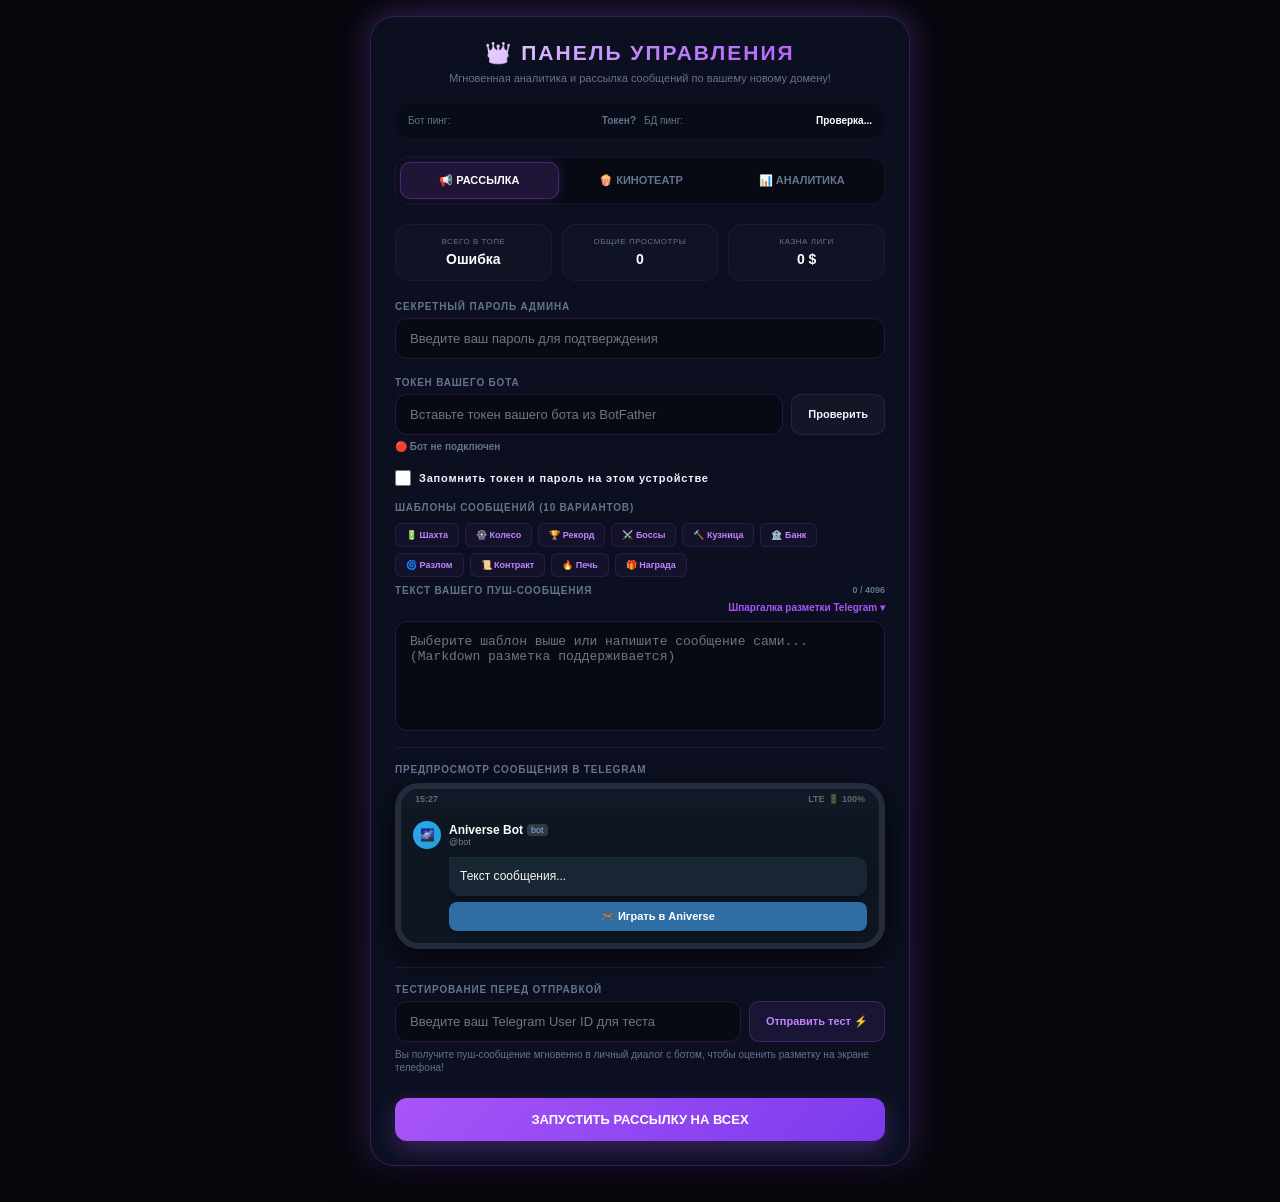
<file: admin.html>
<!DOCTYPE html>
<html lang="ru">
<head>
  <!-- Bypass Shikimori Hotlink Protection completely on all browsers -->
  <meta name="referrer" content="no-referrer">
  <!-- Cache-Control Meta Tags to prevent heavy caching in future updates -->
  <meta http-equiv="cache-control" content="no-cache, no-store, must-revalidate">
  <meta http-equiv="pragma" content="no-cache">
  <meta http-equiv="expires" content="0">
  <!-- Cache-Control Meta Tags to prevent heavy caching in future updates -->
  <meta http-equiv="cache-control" content="no-cache, no-store, must-revalidate">
  <meta http-equiv="pragma" content="no-cache">
  <meta http-equiv="expires" content="0">
  <meta charset="UTF-8">
  <meta name="viewport" content="width=device-width, initial-scale=1.0, maximum-scale=1.0, user-scalable=no">
  <title>Aniverse GAME — Панель Управления & Бизнес-Аналитики</title>
  <style>
    :root {
      --bg-color: #05070c;
      --card-bg: rgba(13, 17, 34, 0.9);
      --accent-color: #a855f7;
      --accent-glow: rgba(168, 85, 247, 0.4);
      --gold-color: #fbbf24;
      --text-color: #f1f5f9;
      --text-muted: #64748b;
      --emerald: #10b981;
      --emerald-glow: rgba(16, 185, 129, 0.25);
    }
    * {
      margin: 0;
      padding: 0;
      box-sizing: border-box;
      user-select: none;
    }
    body {
      background-color: var(--bg-color);
      color: var(--text-color);
      font-family: -apple-system, BlinkMacSystemFont, 'Segoe UI', Roboto, sans-serif;
      padding: 16px;
      display: flex;
      flex-direction: column;
      align-items: center;
      min-height: 100vh;
      overflow-y: auto;
    }
    .admin-card {
      width: 100%;
      max-width: 540px;
      background: var(--card-bg);
      border: 1px solid rgba(168, 85, 247, 0.25);
      border-radius: 24px;
      padding: 24px;
      box-shadow: 0 20px 40px rgba(0, 0, 0, 0.6), 0 0 35px var(--accent-glow);
      margin-bottom: 20px;
      backdrop-filter: blur(16px);
    }
    h2 {
      font-size: 21px;
      font-weight: 900;
      color: #fff;
      text-align: center;
      margin-bottom: 6px;
      text-transform: uppercase;
      letter-spacing: 2px;
      background: linear-gradient(135deg, #fff, #c084fc, #a855f7);
      -webkit-background-clip: text;
      -webkit-text-fill-color: transparent;
    }
    .sub-title {
      font-size: 11px;
      color: var(--text-muted);
      text-align: center;
      margin-bottom: 20px;
      line-height: 1.45;
    }
    /* Tab Navigation */
    .tab-bar {
      display: flex;
      background: rgba(0, 0, 0, 0.35);
      border-radius: 14px;
      border: 1px solid rgba(255, 255, 255, 0.05);
      padding: 4px;
      margin-bottom: 20px;
      gap: 4px;
    }
    .tab-btn {
      flex: 1;
      padding: 11px 0;
      font-size: 11px;
      font-weight: 900;
      text-transform: uppercase;
      border-radius: 10px;
      border: none;
      background: transparent;
      color: var(--text-muted);
      cursor: pointer;
      transition: all 0.2s ease;
    }
    .tab-btn.active {
      background: rgba(168, 85, 247, 0.16);
      border: 1px solid rgba(168, 85, 247, 0.3);
      color: #fff;
      box-shadow: 0 0 12px rgba(168, 85, 247, 0.2);
    }
    .form-group {
      margin-bottom: 18px;
      text-align: left;
    }
    label {
      display: block;
      font-size: 10px;
      font-weight: 900;
      color: var(--text-muted);
      text-transform: uppercase;
      letter-spacing: 0.8px;
      margin-bottom: 6px;
    }
    input, textarea {
      width: 100%;
      background: rgba(8, 10, 18, 0.9);
      border: 1px solid rgba(168, 85, 247, 0.18);
      border-radius: 12px;
      padding: 12px 14px;
      font-size: 13px;
      color: #fff;
      outline: none;
      transition: all 0.2s ease;
    }
    input:focus, textarea:focus {
      border-color: var(--accent-color);
      box-shadow: 0 0 14px rgba(168, 85, 247, 0.25);
    }
    textarea {
      resize: none;
      min-height: 110px;
    }
    .btn-action {
      width: 100%;
      padding: 14px;
      font-size: 13px;
      font-weight: 900;
      text-transform: uppercase;
      color: #fff;
      background: linear-gradient(135deg, var(--accent-color), #7c3aed);
      border: none;
      border-radius: 12px;
      cursor: pointer;
      box-shadow: 0 8px 24px rgba(168, 85, 247, 0.3);
      transition: all 0.15s ease;
    }
    .btn-action:hover {
      transform: translateY(-1px);
      box-shadow: 0 12px 30px rgba(168, 85, 247, 0.5);
    }
    .btn-action:active {
      transform: translateY(1px);
    }
    .btn-action:disabled {
      opacity: 0.4;
      cursor: not-allowed;
      box-shadow: none;
      transform: none;
    }
    .btn-secondary {
      background: rgba(255, 255, 255, 0.03);
      border: 1px solid rgba(255, 255, 255, 0.08);
      color: var(--text-color);
      width: auto;
      padding: 10px 16px;
      font-size: 11px;
      font-weight: 800;
      border-radius: 10px;
      cursor: pointer;
      transition: all 0.15s ease;
    }
    .btn-secondary:hover {
      background: rgba(255, 255, 255, 0.08);
      border-color: rgba(255, 255, 255, 0.2);
    }
    .stats-grid {
      display: grid;
      grid-template-columns: repeat(3, 1fr);
      gap: 10px;
      margin-bottom: 20px;
    }
    .stat-box {
      padding: 12px 8px;
      background: rgba(255, 255, 255, 0.02);
      border: 1px solid rgba(255, 255, 255, 0.04);
      border-radius: 14px;
      text-align: center;
      transition: all 0.2s;
    }
    .stat-box:hover {
      background: rgba(255, 255, 255, 0.04);
      border-color: rgba(168, 85, 247, 0.15);
    }
    .stat-box span {
      display: block;
      font-size: 8px;
      color: var(--text-muted);
      text-transform: uppercase;
      margin-bottom: 4px;
      letter-spacing: 0.5px;
    }
    .stat-box b {
      font-size: 14px;
      color: #fff;
    }
    .template-btn {
      padding: 6px 10px;
      font-size: 9px;
      font-weight: 800;
      background: rgba(168, 85, 247, 0.05);
      border: 1px solid rgba(168, 85, 247, 0.15);
      border-radius: 6px;
      color: #c084fc;
      cursor: pointer;
      margin-right: 4px;
      margin-top: 4px;
      transition: all 0.15s ease;
    }
    .template-btn:hover {
      color: #fff;
      border-color: var(--accent-color);
      background: rgba(168, 85, 247, 0.15);
    }
    
    /* Diagnostics Section */
    .diagnostic-panel {
      display: grid;
      grid-template-columns: 1fr 1fr;
      gap: 8px;
      padding: 12px;
      background: rgba(0, 0, 0, 0.2);
      border-radius: 14px;
      border: 1px solid rgba(255, 255, 255, 0.03);
      margin-bottom: 18px;
    }
    .diag-item {
      font-size: 10px;
      color: var(--text-muted);
      display: flex;
      justify-content: space-between;
      align-items: center;
    }
    .diag-item span { font-weight: bold; color: #fff; }

    /* Collapsible Markdown Helper */
    .md-helper-trigger {
      font-size: 10px;
      color: var(--accent-color);
      cursor: pointer;
      text-align: right;
      display: block;
      margin-bottom: 8px;
      font-weight: 800;
    }
    .md-helper-box {
      display: none;
      background: rgba(0,0,0,0.3);
      border: 1px solid rgba(255,255,255,0.04);
      border-radius: 10px;
      padding: 10px;
      margin-bottom: 16px;
      font-size: 10px;
      text-align: left;
      line-height: 1.45;
    }

    /* Player List Styles */
    .player-row {
      display: flex;
      justify-content: space-between;
      align-items: center;
      padding: 10px 12px;
      background: rgba(255, 255, 255, 0.01);
      border: 1px solid rgba(255, 255, 255, 0.03);
      border-radius: 12px;
      margin-bottom: 8px;
      transition: all 0.2s;
    }
    .player-row:hover {
      border-color: rgba(168, 85, 247, 0.25);
      background: rgba(168, 85, 247, 0.03);
    }
    .player-info {
      display: flex;
      align-items: center;
      gap: 10px;
      text-align: left;
    }
    .player-avatar {
      width: 32px;
      height: 32px;
      background: linear-gradient(135deg, #7c3aed, #4f46e5);
      color: #fff;
      border-radius: 50%;
      display: flex;
      align-items: center;
      justify-content: center;
      font-size: 12px;
      font-weight: bold;
    }
    .player-name {
      font-size: 12px;
      font-weight: bold;
      color: #fff;
    }
    .player-username {
      font-size: 9px;
      color: var(--text-muted);
      text-decoration: none;
    }
    .player-username:hover {
      color: var(--accent-color);
      text-decoration: underline;
    }
    .player-stats {
      text-align: right;
    }
    .player-ads {
      font-size: 12px;
      font-weight: bold;
      color: #c084fc;
    }
    .player-gold {
      font-size: 9px;
      color: var(--text-muted);
      margin-top: 2px;
    }

    /* Smartphone Frame Wrapper */
    .phone-frame {
      border: 6px solid #222c3c;
      border-radius: 24px;
      background: #0e1621;
      overflow: hidden;
      box-shadow: 0 10px 30px rgba(0,0,0,0.6);
      margin-bottom: 8px;
    }
    .phone-status-bar {
      height: 20px;
      background: #101925;
      padding: 0 14px;
      display: flex;
      justify-content: space-between;
      align-items: center;
      font-size: 9px;
      color: rgba(255,255,255,0.35);
      font-weight: bold;
    }

    .spinner {
      width: 20px;
      height: 20px;
      border: 2px solid rgba(255,255,255,0.1);
      border-top-color: var(--accent-color);
      border-radius: 50%;
      animation: spin 0.8s linear infinite;
      margin: 0 auto;
    }
    @keyframes spin { to { transform: rotate(360deg); } }
  </style>
</head>
<body>

  <div class="admin-card">
    <h2>👑 Панель Управления</h2>
    <p class="sub-title" style="margin-bottom:15px;">Мгновенная аналитика и рассылка сообщений по вашему новому домену!</p>

    <!-- Diagnostics / Health Panel -->
    <div class="diagnostic-panel">
      <div class="diag-item">Бот пинг: <span id="diagBotPing">Проверка...</span></div>
      <div class="diag-item">БД пинг: <span id="diagDbPing">Проверка...</span></div>
    </div>

    <!-- Sub-Tab Navigation Bar -->
    <div class="tab-bar">
      <button class="tab-btn active" id="btnTabBroadcast">📢 Рассылка</button>
      <button class="tab-btn" id="btnTabAnime">🍿 Кинотеатр</button>
      <button class="tab-btn" id="btnTabAnalytics">📊 Аналитика</button>
    </div>

    <!-- Stats Grid (Visible in both) -->
    <div class="stats-grid">
      <div class="stat-box">
        <span>Всего в топе</span>
        <b id="statPlayers">Загрузка...</b>
      </div>
      <div class="stat-box">
        <span>Общие Просмотры</span>
        <b id="statTotalAds">0</b>
      </div>
      <div class="stat-box">
        <span>Казна Лиги</span>
        <b id="statTotalGold">0 $</b>
      </div>
    </div>

    <!-- ================= SECTION 1: BROADCAST ================= -->
    <div id="sectionBroadcast" style="display:block;">
      <!-- Admin Password -->
      <div class="form-group">
        <label for="adminPass">Секретный пароль админа</label>
        <input type="password" id="adminPass" placeholder="Введите ваш пароль для подтверждения">
      </div>

      <!-- Bot Token -->
      <div class="form-group">
        <label for="botToken">Токен вашего бота</label>
        <div style="display:flex; gap:8px;">
          <input type="password" id="botToken" placeholder="Вставьте токен вашего бота из BotFather" style="flex:1;">
          <button class="btn-secondary" id="btnValidateBot" type="button">Проверить</button>
        </div>
        <div id="botStatusInfo" style="font-size:10px; color:var(--text-muted); margin-top:6px; font-weight:800;">🔴 Бот не подключен</div>
      </div>

      <!-- Remember Credentials Toggle -->
      <div style="display:flex; align-items:center; gap:8px; margin-bottom:16px; width:100%; text-align:left;">
        <input type="checkbox" id="chkRemember" style="width:16px; height:16px; cursor:pointer; accent-color: var(--accent-color);">
        <label for="chkRemember" style="margin-bottom:0; cursor:pointer; font-size:11px; text-transform:none; color: var(--text-color);">Запомнить токен и пароль на этом устройстве</label>
      </div>

      <!-- Message Templates (10 templates) -->
      <div class="form-group" style="margin-bottom:8px;">
        <label>Шаблоны сообщений (10 вариантов)</label>
        <div style="display:flex; flex-wrap:wrap; gap:2px;" id="templatesGrid">
          <button class="template-btn" onclick="applyTemplate('mine')">🔋 Шахта</button>
          <button class="template-btn" onclick="applyTemplate('wheel')">🎡 Колесо</button>
          <button class="template-btn" onclick="applyTemplate('top')">🏆 Рекорд</button>
          <button class="template-btn" onclick="applyTemplate('boss')">⚔️ Боссы</button>
          <button class="template-btn" onclick="applyTemplate('forge')">🔨 Кузница</button>
          <button class="template-btn" onclick="applyTemplate('bank')">🏦 Банк</button>
          <button class="template-btn" onclick="applyTemplate('wormhole')">🌀 Разлом</button>
          <button class="template-btn" onclick="applyTemplate('quest')">📜 Контракт</button>
          <button class="template-btn" onclick="applyTemplate('refine')">🔥 Печь</button>
          <button class="template-btn" onclick="applyTemplate('streak')">🎁 Награда</button>
        </div>
      </div>

      <!-- Broadcast Message Area -->
      <div class="form-group" style="margin-bottom: 12px;">
        <div style="display:flex; justify-content:space-between; align-items:center; margin-bottom: 6px;">
          <label for="msgText" style="margin-bottom:0;">Текст вашего пуш-сообщения</label>
          <span id="charCounter" style="font-size:9px; color:var(--text-muted); font-weight:800;">0 / 4096</span>
        </div>
        <span class="md-helper-trigger" id="btnToggleMdHelper">Шпаргалка разметки Telegram ▾</span>
        <div class="md-helper-box" id="mdHelperBox">
          • <b>Жирный текст:</b> вставьте звёздочки: <code>*Текст*</code><br>
          • <i>Курсивный текст:</i> вставьте подчеркивания: <code>_Текст_</code><br>
          • <code style="background:rgba(255,255,255,0.1); padding:1px 3px;">Моноширинный код:</code> вставьте апострофы: <code>\`Код\`</code><br>
          • <a href="#" style="color:#82b1ff; text-decoration:none;">Ссылка:</a> вставьте <code>[Текст](https://ссылка.ru)</code><br>
          • <b>Эмодзи:</b> используйте любые стандартные смайлики! 🚀🔥
        </div>
        <textarea id="msgText" placeholder="Выберите шаблон выше или напишите сообщение сами... (Markdown разметка поддерживается)"></textarea>
      </div>

      <!-- Telegram Live Preview Section -->
      <div class="form-group" style="border-top: 1px solid rgba(255,255,255,0.06); padding-top:16px;">
        <label style="margin-bottom:8px;">Предпросмотр сообщения в Telegram</label>
        
        <!-- Smartphone Frame Wrapper -->
        <div class="phone-frame">
          <div class="phone-status-bar">
            <span id="phoneTime">12:00</span>
            <div style="display:flex; gap:4px; align-items:center;">
              <span>LTE</span>
              <span>🔋 100%</span>
            </div>
          </div>
          
          <div class="telegram-preview-container" style="padding:12px; font-family:-apple-system, BlinkMacSystemFont, 'Segoe UI', Roboto, sans-serif; position:relative;">
            <div style="display:flex; align-items:center; gap:8px; margin-bottom:8px;">
              <div style="width:28px; height:28px; background:linear-gradient(135deg, #2aabee, #229ed9); border-radius:50%; display:flex; align-items:center; justify-content:center; font-size:12px; font-weight:bold; color:#fff;">🌌</div>
              <div style="text-align:left;">
                <div style="font-size:12px; font-weight:bold; color:#fff; display:flex; align-items:center; gap:4px;"><span id="previewBotName">Aniverse Bot</span> <span style="font-size:9px; background:rgba(255,255,255,0.15); color:#82b1ff; padding:1px 4px; border-radius:4px; font-weight:normal;">bot</span></div>
                <div style="font-size:9px; color:#708499;" id="previewBotUsername">@bot</div>
              </div>
            </div>
            <div id="telegramPreviewBubble" style="background:#182533; border-radius:0 12px 12px 12px; padding:10px; font-size:12px; color:#f5f5f5; line-height:1.45; text-align:left; word-break:break-word; max-width:92%; margin-left: 36px; border: 1px solid rgba(255,255,255,0.02); box-shadow: 0 4px 10px rgba(0,0,0,0.3);">
              Текст сообщения...
            </div>
            <!-- Mock WebApp Button -->
            <div style="margin-left:36px; margin-top:6px; max-width:92%; background: #2f6ea5; color:#fff; font-size:11px; font-weight:bold; padding:8px 0; border-radius:8px; text-align:center; cursor:default; box-shadow: 0 2px 5px rgba(0,0,0,0.2);">
              🎮 Играть в Aniverse
            </div>
          </div>
        </div>
      </div>

      <!-- Direct Test Push Section -->
      <div class="form-group" style="border-top: 1px solid rgba(255,255,255,0.06); padding-top:16px; margin-bottom: 24px;">
        <label for="testUserId">Тестирование перед отправкой</label>
        <div style="display:flex; gap:8px;">
          <input type="text" id="testUserId" placeholder="Введите ваш Telegram User ID для теста" style="flex:1;">
          <button class="btn-secondary" id="btnSendTestPush" type="button" style="background:rgba(168, 85, 247, 0.1); border-color:rgba(168, 85, 247, 0.25); color:#c084fc;">Отправить тест ⚡</button>
        </div>
        <div style="font-size:10px; color:var(--text-muted); margin-top:6px; line-height:1.3;">Вы получите пуш-сообщение мгновенно в личный диалог с ботом, чтобы оценить разметку на экране телефона!</div>
      </div>

      <!-- Submit Button -->
      <button class="btn-action" id="btnSendAd">Запустить рассылку на ВСЕХ</button>
    </div>

    <!-- ================= SECTION 3: ANIME MANAGEMENT ================= -->
    <div id="sectionAnime" style="display:none;">
      <!-- Admin Password for saving -->
      <div class="form-group">
        <label for="animeAdminPass">Секретный пароль админа</label>
        <input type="password" id="animeAdminPass" placeholder="Введите ваш пароль для сохранения изменений" style="padding:11px; font-size:11px; width:100%;">
      </div>

      <!-- Add/Edit Anime Form -->
      <div class="form-group" style="background: rgba(168,85,247,0.03); border:1px solid rgba(168,85,247,0.1); border-radius:14px; padding:16px; margin-bottom:16px; text-align:left;">
        <label id="formAnimeLabel" style="color:#c084fc; margin-bottom:10px; display:block; font-weight:bold; font-size:11px;">🍿 Добавить новое аниме</label>
        
        <input type="hidden" id="animeFormId" value="">
        
        <!-- One-click import from Anixart.site -->
        <div style="margin-bottom: 16px; padding: 12px; background: rgba(0,255,255,0.03); border: 1px solid rgba(0,255,255,0.1); border-radius: 10px;">
          <label style="font-size:10px; color:#00FFFF; display:block; margin-bottom:6px; font-weight:bold; letter-spacing:0.5px; text-transform:uppercase;">🔌 Авто-импорт с Anixart.site</label>
          <div style="display:flex; gap:8px;">
            <input type="text" id="anixartUrlInput" placeholder="Вставьте ссылку на страницу аниме (например: https://anixart.site/77-...)" style="flex:1; padding:10px; font-size:11px; background:rgba(0,0,0,0.2); border:1px solid rgba(255,255,255,0.06); color:#fff; border-radius:8px; outline:none;">
            <button id="btnAnixartImport" type="button" style="background:linear-gradient(135deg, #00FFFF, #8A2BE2); border:none; border-radius:8px; color:#fff; font-size:10px; font-weight:bold; padding:0 14px; cursor:pointer; box-shadow:0 4px 10px rgba(0,255,255,0.2); -webkit-tap-highlight-color: transparent;">Импортировать 🍿</button>
          </div>
        </div>
        
        <div style="display:grid; grid-template-columns:1fr 1fr; gap:12px; margin-bottom:12px;">
          <div>
            <label style="font-size:9px; color:rgba(255,255,255,0.4); display:block; margin-bottom:4px;">Название аниме</label>
            <input type="text" id="animeFormTitle" placeholder="Например: Монолог фармацевта" style="padding:10px; font-size:11px; width:100%; background:rgba(0,0,0,0.15); border:1px solid rgba(255,255,255,0.05); color:#fff; border-radius:8px; outline:none;">
          </div>
          <div>
            <label style="font-size:9px; color:rgba(255,255,255,0.4); display:block; margin-bottom:4px;">Год выпуска</label>
            <input type="number" id="animeFormYear" placeholder="Например: 2023" style="padding:10px; font-size:11px; width:100%; background:rgba(0,0,0,0.15); border:1px solid rgba(255,255,255,0.05); color:#fff; border-radius:8px; outline:none;">
          </div>
        </div>

        <div style="display:grid; grid-template-columns:1fr 1fr; gap:12px; margin-bottom:12px;">
          <div>
            <label style="font-size:9px; color:rgba(255,255,255,0.4); display:block; margin-bottom:4px;">Жанры (через запятую)</label>
            <input type="text" id="animeFormGenre" placeholder="Например: Драма, Детектив, Сёнен" style="padding:10px; font-size:11px; width:100%; background:rgba(0,0,0,0.15); border:1px solid rgba(255,255,255,0.05); color:#fff; border-radius:8px; outline:none;">
          </div>
          <div>
            <label style="font-size:9px; color:rgba(255,255,255,0.4); display:block; margin-bottom:4px;">Рейтинг</label>
            <input type="text" id="animeFormRating" placeholder="Например: 9.8" style="padding:10px; font-size:11px; width:100%; background:rgba(0,0,0,0.15); border:1px solid rgba(255,255,255,0.05); color:#fff; border-radius:8px; outline:none;">
          </div>
        </div>

        <div style="margin-bottom:12px;">
          <label style="font-size:9px; color:rgba(255,255,255,0.4); display:block; margin-bottom:4px;">Ссылка на картинку-постер (PNG/JPG)</label>
          <input type="text" id="animeFormPoster" placeholder="https://shikimori.one/system/animes/original/54492.jpg" style="padding:10px; font-size:11px; width:100%; background:rgba(0,0,0,0.15); border:1px solid rgba(255,255,255,0.05); color:#fff; border-radius:8px; outline:none;">
        </div>

        <div style="display:grid; grid-template-columns:1fr 1fr; gap:12px; margin-bottom:12px;">
          <div>
            <label style="font-size:9px; color:rgba(255,255,255,0.4); display:block; margin-bottom:4px;">Shikimori ID (для Kinobox)</label>
            <div style="display:flex; gap:6px;">
              <input type="text" id="animeFormKinoboxId" placeholder="Например: 54492" style="flex:1; padding:10px; font-size:11px; background:rgba(0,0,0,0.15); border:1px solid rgba(255,255,255,0.05); color:#fff; border-radius:8px; outline:none;">
              <button id="btnShikimoriAutoFill" type="button" style="background:linear-gradient(135deg, #a855f7, #6366f1); border:none; border-radius:8px; color:#fff; font-size:10px; font-weight:bold; padding:0 12px; cursor:pointer; box-shadow:0 2px 8px rgba(168,85,247,0.25); -webkit-tap-highlight-color: transparent;">🪄 Заполнить</button>
            </div>
          </div>
          <div>
            <label style="font-size:9px; color:rgba(255,255,255,0.4); display:block; margin-bottom:4px;">Прямая ссылка на MP4 видео (опционально)</label>
            <input type="text" id="animeFormVideoUrl" placeholder="https://.../highest.mp4" style="padding:10px; font-size:11px; width:100%; background:rgba(0,0,0,0.15); border:1px solid rgba(255,255,255,0.05); color:#fff; border-radius:8px; outline:none;">
          </div>
        </div>

        <div style="margin-bottom:16px;">
          <label style="font-size:9px; color:rgba(255,255,255,0.4); display:block; margin-bottom:4px;">Описание сюжета</label>
          <textarea id="animeFormDesc" placeholder="Введите краткое описание аниме..." style="padding:10px; font-size:11px; width:100%; height:60px; background:rgba(0,0,0,0.15); border:1px solid rgba(255,255,255,0.05); color:#fff; border-radius:8px; outline:none; resize:none;"></textarea>
        </div>

        <div style="display:flex; gap:8px;">
          <button class="btn-secondary" id="btnCancelAnimeForm" type="button" style="flex:1; padding:10px 0; font-size:11px;">Очистить</button>
          <button class="btn-action" id="btnSaveAnimeForm" type="button" style="flex:1; padding:10px 0; font-size:11px; margin:0; background:linear-gradient(135deg, #10b981, #059669); border-color:#059669; box-shadow:0 4px 12px rgba(16,185,129,0.25);">Сохранить в список ➕</button>
        </div>
      </div>

      <!-- Current Anime Cards List -->
      <div class="form-group">
        <label>Текущие карточки аниме в списке</label>
        <div id="adminAnimeListContainer" style="max-height:300px; overflow-y:auto; padding-right:4px; display:flex; flex-direction:column; gap:8px; background:rgba(0,0,0,0.2); border-radius:12px; border:1px solid rgba(255,255,255,0.05); padding:10px;">
          <!-- Loaded dynamically -->
          <div style="text-align:center; padding: 20px 0; color: var(--text-muted); font-size: 11px;">Загрузка списка аниме...</div>
        </div>
      </div>

      <button class="btn-action" id="btnPublishAnimeDb" style="margin-top:20px; background:linear-gradient(135deg, #a855f7, #7c3aed); box-shadow:0 4px 15px rgba(168,85,247,0.35);">ОПУБЛИКОВАТЬ В КИНОТЕАТРЕ НА САЙТЕ 🚀</button>

      <!-- Daily Auto-Sync with Shikimori -->
      <div style="margin-top: 14px; padding: 12px; background: rgba(16,185,129,0.03); border: 1px solid rgba(16,185,129,0.1); border-radius: 12px; display: flex; flex-direction: column; gap: 8px;">
        <span style="font-size: 10px; color: #10b981; font-weight: bold; text-transform: uppercase; letter-spacing: 0.5px; display: block; text-align: left;">🔄 Синхронизация новинок дня (Shikimori):</span>
        <button class="btn-action" id="btnSyncShikimoriDaily" style="margin:0; background: linear-gradient(135deg, #10b981, #059669); border: none; font-size: 11px; padding: 10px 0; font-weight: bold; box-shadow: 0 4px 12px rgba(16,185,129,0.2); -webkit-tap-highlight-color: transparent;">🔄 Синхронизировать популярные новинки сейчас</button>
        <span style="font-size: 9px; color: var(--text-muted); text-align: left; display: block; line-height: 1.35;">
          Нажмите для моментального импорта 12 самых популярных онгоингов сезона в вашу базу. Для полной автоматизации (раз в сутки) настройте вызов ссылки <code style="background:rgba(0,0,0,0.3); padding:2px 4px; border-radius:4px;">https://aniverse-game.ru/api/sync?password=ВАШ_ПАРОЛЬ</code> через бесплатный сервис планировщика (например, cron-job.org).
        </span>
      </div>


    </div>

    <!-- ================= SECTION 2: ANALYTICS ================= -->
    <div id="sectionAnalytics" style="display:none;">
      <!-- Analytical Insights Card -->
      <div class="form-group" style="background: rgba(168,85,247,0.03); border:1px solid rgba(168,85,247,0.1); border-radius:14px; padding:12px; margin-bottom:16px; text-align:left;">
        <label style="color:#c084fc; margin-bottom:8px; display:block;">📊 Аналитические инсайты</label>
        <div style="display:grid; grid-template-columns:1fr 1fr; gap:10px; font-size:11px; color:rgba(255,255,255,0.7);">
          <div>Абсолютный лидер: <b id="insightLeader" style="color:#fbbf24;">—</b></div>
          <div>Активность (24ч): <b id="insightActive" style="color:#34d399;">—</b></div>
          <div>Магнат лиги: <b id="insightTycoon" style="color:#a855f7;">—</b></div>
          <div>Ср. просмотров/игрока: <b id="insightAvgAds" style="color:#60a5fa;">—</b></div>
        </div>
      </div>

      <div class="form-group">
        <div style="display:flex; justify-content:space-between; align-items:center; margin-bottom: 8px;">
          <label style="margin-bottom:0;">Активные игроки (Поиск по топу)</label>
          <button class="btn-secondary" id="btnRefreshAnalytics" type="button" style="padding:4px 8px; font-size:9px;">Обновить список</button>
        </div>
        <input type="text" id="searchPlayers" placeholder="Введите имя или @юзернейм игрока для быстрого поиска...">
      </div>

      <div style="max-height:400px; overflow-y:auto; padding-right:4px;" id="playerListContainer">
        <!-- Players list will be populated dynamically -->
        <div style="text-align:center; padding: 20px 0; color: var(--text-muted); font-size: 12px;">Загрузка списка игроков...</div>
      </div>
    </div>
    
    <div id="loadingBox" style="display:none; text-align:center; margin-top:15px;">
      <div class="spinner"></div>
      <div style="font-size:11px; color:var(--text-muted); margin-top:8px;" id="loadingText">Отправка сообщений в Telegram...</div>
    </div>
  </div>

  <script>
    const API_URL = "https://aniverse-game.ru"; // Pure custom domain
    let rawLeaderboardData = [];
    
    // Format numbers
    function fmt(n) {
      n = Math.floor(Number(n) || 0);
      if (n >= 1e12) return (n / 1e12).toFixed(1) + 'T';
      if (n >= 1e9) return (n / 1e9).toFixed(1) + 'B';
      if (n >= 1e6) return (n / 1e6).toFixed(1) + 'M';
      if (n >= 1e3) return (n / 1e3).toFixed(1) + 'K';
      return String(n);
    }

    // Set interactive phone frame clock
    function updatePhoneTime() {
      const now = new Date();
      const h = String(now.getHours()).padStart(2, '0');
      const m = String(now.getMinutes()).padStart(2, '0');
      const timeEl = document.getElementById('phoneTime');
      if (timeEl) timeEl.textContent = `${h}:${m}`;
    }
    setInterval(updatePhoneTime, 1000);

    // 1. Load active player count & analytics stats
    function loadStats() {
      const t0_db = Date.now();
      fetch(`${API_URL}/api/leaderboard`)
        .then(res => res.json())
        .then(data => {
          const t1_db = Date.now();
          document.getElementById('diagDbPing').textContent = (t1_db - t0_db) + ' ms';
          document.getElementById('diagDbPing').style.color = "#10b981";

          if (data && Array.isArray(data.leaderboard)) {
            rawLeaderboardData = data.leaderboard;
            document.getElementById('statPlayers').textContent = rawLeaderboardData.length;
            
            // Calculate sum stats
            let totalAds = 0;
            let totalGold = 0;
            let richestPlayer = null;
            let highestGold = -1;
            let active24h = 0;
            const limit24h = Date.now() - 24 * 3600 * 1000;

            rawLeaderboardData.forEach((player, idx) => {
              const ads = parseInt(player.adsCount || 0);
              const gold = parseInt(player.score || 0);
              totalAds += ads;
              totalGold += gold;

              if (gold > highestGold) {
                highestGold = gold;
                richestPlayer = player.name || 'Игрок';
              }
              if (player.updatedAt && player.updatedAt > limit24h) {
                active24h++;
              }
            });
            
            document.getElementById('statTotalAds').textContent = fmt(totalAds);
            document.getElementById('statTotalGold').textContent = fmt(totalGold) + ' $';
            
            // Populate analytical insights
            const absoluteLeader = rawLeaderboardData[0] ? rawLeaderboardData[0].name : '—';
            const avgAds = rawLeaderboardData.length > 0 ? (totalAds / rawLeaderboardData.length).toFixed(1) : '0.0';

            document.getElementById('insightLeader').textContent = absoluteLeader;
            document.getElementById('insightActive').textContent = active24h;
            document.getElementById('insightTycoon').textContent = richestPlayer || '—';
            document.getElementById('insightAvgAds').textContent = avgAds;

            renderPlayerList();
          } else {
            document.getElementById('statPlayers').textContent = "0";
            document.getElementById('statTotalAds').textContent = "0";
            document.getElementById('statTotalGold').textContent = "0 $";
          }
        })
        .catch(err => {
          document.getElementById('statPlayers').textContent = "Ошибка";
          document.getElementById('statServer').textContent = "OFFLINE";
          document.getElementById('statServer').style.color = "#ef4444";
          document.getElementById('diagDbPing').textContent = "OFFLINE";
          document.getElementById('diagDbPing').style.color = "#ef4444";
        });
    }

    // Ping Telegram API and calculate latency
    function testBotPing() {
      const token = document.getElementById('botToken').value.trim();
      const pingEl = document.getElementById('diagBotPing');
      if (!token) {
        pingEl.textContent = "Токен?";
        pingEl.style.color = "var(--text-muted)";
        return;
      }

      const t0 = Date.now();
      fetch(`https://api.telegram.org/bot${token}/getMe`)
        .then(res => res.json())
        .then(data => {
          const t1 = Date.now();
          if (data && data.ok) {
            pingEl.textContent = (t1 - t0) + ' ms';
            pingEl.style.color = "#10b981";
          } else {
            pingEl.textContent = "Ошибка API";
            pingEl.style.color = "#ef4444";
          }
        })
        .catch(() => {
          pingEl.textContent = "Сеть?";
          pingEl.style.color = "#ef4444";
        });
    }

    // Render active player list into analytics tab
    function renderPlayerList(filter = '') {
      const container = document.getElementById('playerListContainer');
      if (!container) return;

      const query = filter.toLowerCase().trim();
      const filtered = rawLeaderboardData.filter(player => {
        const name = (player.name || '').toLowerCase();
        const username = (player.username || '').toLowerCase();
        return name.includes(query) || username.includes(query);
      });

      if (filtered.length === 0) {
        container.innerHTML = '<div style="text-align:center; padding: 25px 0; font-size:12px; color:var(--text-muted);">Игроки не найдены.</div>';
        return;
      }

      let html = '';
      filtered.forEach((player, idx) => {
        const initials = (player.name || 'И').substring(0, 2).toUpperCase();
        const username = player.username || '@player';
        const tgLink = username.startsWith('@') ? `https://t.me/${username.substring(1)}` : '#';
        const formattedGold = fmt(player.score || 0);
        const formattedAds = parseInt(player.adsCount || 0);

        html += `
          <div class="player-row">
            <div class="player-info">
              <div class="player-avatar">${initials}</div>
              <div>
                <div class="player-name">${player.name || 'Игрок'}</div>
                <a href="${tgLink}" target="_blank" class="player-username">${username}</a>
              </div>
            </div>
            <div class="player-stats">
              <div class="player-ads">📺 ${formattedAds}</div>
              <div class="player-gold">💰 ${formattedGold}</div>
            </div>
          </div>
        `;
      });
      container.innerHTML = html;
    }

    // Tab toggling logic
            // Custom beautiful glowing Toast notification system
    function showToast(msg) {
      let toast = document.getElementById('adminToast');
      if (!toast) {
        toast = document.createElement('div');
        toast.id = 'adminToast';
        toast.style.cssText = 'position: fixed; bottom: 20px; left: 50%; transform: translateX(-50%) translateY(100px); background: rgba(18, 22, 40, 0.96); border: 1px solid rgba(168, 85, 247, 0.3); padding: 12px 24px; border-radius: 10px; font-size: 12px; font-weight: bold; color: #fff; z-index: 999999; transition: all 0.3s cubic-bezier(0.34, 1.56, 0.64, 1); box-shadow: 0 10px 30px rgba(0,0,0,0.5); opacity: 0; pointer-events: none;';
        document.body.appendChild(toast);
      }
      toast.textContent = msg;
      toast.style.transform = 'translateX(-50%) translateY(0)';
      toast.style.opacity = '1';
      clearTimeout(window._adminToastTimer);
      window._adminToastTimer = setTimeout(() => {
        toast.style.transform = 'translateX(-50%) translateY(100px)';
        toast.style.opacity = '0';
      }, 3000);
    }

    // Cached section elements
    const sectionBroadcast = document.getElementById('sectionBroadcast');
    const sectionAnime = document.getElementById('sectionAnime');
    const sectionAnalytics = document.getElementById('sectionAnalytics');

    // Tab toggling logic
    document.getElementById('btnTabBroadcast').addEventListener('click', () => {
      document.getElementById('btnTabBroadcast').classList.add('active');
      document.getElementById('btnTabAnime').classList.remove('active');
      document.getElementById('btnTabAnalytics').classList.remove('active');
      sectionBroadcast.style.display = 'block';
      if (sectionAnime) sectionAnime.style.display = 'none';
      sectionAnalytics.style.display = 'none';
    });

    document.getElementById('btnTabAnime').addEventListener('click', () => {
      document.getElementById('btnTabBroadcast').classList.remove('active');
      document.getElementById('btnTabAnime').classList.add('active');
      document.getElementById('btnTabAnalytics').classList.remove('active');
      sectionBroadcast.style.display = 'none';
      if (sectionAnime) sectionAnime.style.display = 'block';
      sectionAnalytics.style.display = 'none';
      loadAdminAnimeDatabase();
    });

    document.getElementById('btnTabAnalytics').addEventListener('click', () => {
      document.getElementById('btnTabBroadcast').classList.remove('active');
      document.getElementById('btnTabAnime').classList.remove('active');
      document.getElementById('btnTabAnalytics').classList.add('active');
      sectionBroadcast.style.display = 'none';
      if (sectionAnime) sectionAnime.style.display = 'none';
      sectionAnalytics.style.display = 'block';
      loadStats(); // Force reload fresh analytics when opening
    });

    // ================= ANIME MANAGEMENT CMS CONTROLLER =================
    let localAnimeDb = [];

    // Load active database from server on tab click
    function loadAdminAnimeDatabase() {
      const container = document.getElementById('adminAnimeListContainer');
      if (container) container.innerHTML = '<div style="text-align:center; padding: 20px 0; color: var(--text-muted); font-size:11px;">Загрузка списка аниме с сервера...</div>';
      
      fetch('/api/anime')
        .then(res => res.json())
        .then(data => {
          if (data && data.anime && Array.isArray(data.anime)) {
            localAnimeDb = data.anime;
            renderAdminAnimeList();
          }
        })
        .catch(err => {
          console.warn('Backend not ready, loading local fallback.', err);
          // Fail-safe: use the default 12 cards as a local fallback so the panel is fully functional!
          localAnimeDb = [
            { id: '1', title: 'Магическая битва 2 (Трейлер)', year: 2023, genre: 'Экшен, Сёнен, Фэнтези', rating: '9.6', poster: 'https://image.mux.com/BV3YZtogl89mg9VcNBhhnHm02Y34zI1nlMuMQfAbl3dM/thumbnail.webp', description: 'Второй сезон Магической битвы, рассказывающий о трагических событиях в Сибуе и прошлом Сатору Годзё. Нажмите, чтобы запустить флагманский анимированный трейлер в нашем премиум-плеере!', kinoboxId: '51009', videoUrl: 'https://stream.mux.com/BV3YZtogl89mg9VcNBhhnHm02Y34zI1nlMuMQfAbl3dM/highest.mp4' },
            { id: '2', title: 'Ван-Пис', year: 1999, genre: 'Приключения, Комедия, Сёнен', rating: '9.6', poster: 'https://shikimori.one/system/animes/original/21.jpg', description: 'Манки Д. Луффи отправляется в плавание, чтобы собрать команду и найти легендарное сокровище Ван-Пис.', kinoboxId: '21' },
            { id: '3', title: 'Блич', year: 2004, genre: 'Экшен, Сёнен, Мистика', rating: '9.5', poster: 'https://shikimori.one/system/animes/original/269.jpg', description: 'Ичего Куросаки случайно получает силу Синигами и вступает в борьбу со злыми духами — Пустыми.', kinoboxId: '269' },
            { id: '4', title: 'Монолог фармацевта', year: 2023, genre: 'Драма, Детектив, Исторический', rating: '9.8', poster: 'https://shikimori.one/system/animes/original/54492.jpg', description: 'Маомао, похищенная и проданная в императорский дворец, использует свои знания фармацевтики, чтобы расследовать интриги.', kinoboxId: '54492' },
            { id: '5', title: 'Чёрный клевер', year: 2017, genre: 'Сёнен, Экшен, Фэнтези', rating: '9.6', poster: 'https://shikimori.one/system/animes/original/34572.jpg', description: 'Аста и Юно, два сироты в мире магии, соревнуются за звание Короля Магов.', kinoboxId: '34572' },
            { id: '6', title: 'Магическая битва 1', year: 2020, genre: 'Экшен, Сёнен, Мистика', rating: '9.5', poster: 'https://shikimori.one/system/animes/original/40748.jpg', description: 'Итадори Юдзи поглощает палец могущественного проклятия Сукуны и вступает в мир шаманов.', kinoboxId: '40748' },
            { id: '7', title: 'Истребитель демонов', year: 2019, genre: 'Экшен, Сёнен, Исторический', rating: '9.5', poster: 'https://shikimori.one/system/animes/original/38000.jpg', description: 'Тандзиро Камадо становится истребителем демонов, чтобы спасти свою сестру Нэдзуко, обращённую в демона.', kinoboxId: '38000' },
            { id: '8', title: 'Атака титанов 4', year: 2020, genre: 'Экшен, Драма, Фэнтези, Сёнен', rating: '9.9', poster: 'https://shikimori.one/system/animes/original/40028.jpg', description: 'Финальный сезон противостояния человечества и титанов, раскрывающий зловещие тайны мира за стенами.', kinoboxId: '40028' },
            { id: '9', title: 'Наруто: Ураганные хроники', year: 2007, genre: 'Экшен, Комедия, Сёнен', rating: '9.7', poster: 'https://shikimori.one/system/animes/original/1735.jpg', description: 'Повзрослевший Наруто Удзумаки возвращается в Деревню Скрытого Листа после долгих тренировок с Джирайей.', kinoboxId: '1735' },
            { id: '10', title: 'Человек-бензопила', year: 2022, genre: 'Экшен, Сёнен, Драма', rating: '9.6', poster: 'https://shikimori.one/system/animes/original/44511.jpg', description: 'Дэндзи, бедный парень, сливается со своим питомцем-демоном Почитой и становится Человеком-бензопилой.', kinoboxId: '44511' },
            { id: '11', title: 'Поднятие уровня в одиночку', year: 2024, genre: 'Экшен, Приключения, Фэнтези', rating: '9.7', poster: 'https://shikimori.one/system/animes/original/52299.jpg', description: 'Слабейший охотник человечества Сон Джин-у получает уникальную возможность прокачивать свои силы.', kinoboxId: '52299' },
            { id: '12', title: 'Кагуя: В любви как на войне', year: 2019, genre: 'Комедия, Романтика, Школа', rating: '9.5', poster: 'https://shikimori.one/system/animes/original/37999.jpg', description: 'Два гения студенческого совета ведут изощрённую психологическую войну, чтобы заставить друг друга признаться в любви первым.', kinoboxId: '37999' }
          ];
          renderAdminAnimeList();
          showToast('🍿 Загружен стандартный резервный список.');
        });
    }

    // Render the list of anime cards with Edit / Delete actions
    function renderAdminAnimeList() {
      const container = document.getElementById('adminAnimeListContainer');
      if (!container) return;
      container.innerHTML = '';
      
      if (localAnimeDb.length === 0) {
        container.innerHTML = '<div style="text-align:center; padding:20px 0; color: var(--text-muted); font-size:11px;">Список пуст. Создайте первую карточку аниме выше!</div>';
        return;
      }

      localAnimeDb.forEach((anime, idx) => {
        const item = document.createElement('div');
        item.style.cssText = 'background:rgba(255,255,255,0.03); border:1px solid rgba(255,255,255,0.05); border-radius:10px; padding:10px; display:flex; justify-content:space-between; align-items:center; gap:10px; text-align:left; margin-bottom:8px;';
        item.innerHTML = `
          <div style="flex:1; overflow:hidden;">
            <div style="font-size:12px; font-weight:bold; color:#fff; overflow:hidden; text-overflow:ellipsis; white-space:nowrap;">🍿 ${anime.title} (${anime.year})</div>
            <div style="font-size:9px; color:rgba(255,255,255,0.4); margin-top:2px;">Жанры: ${anime.genre} • Рейтинг: ⭐ ${anime.rating}</div>
          </div>
          <div style="display:flex; gap:6px; flex-shrink:0;">
            <button class="btn-secondary" onclick="editAnimeCard(${idx})" type="button" style="padding:4px 8px; font-size:9px; border-color:#0088cc; color:#00aaee; margin:0;">Ред.</button>
            <button class="btn-secondary" onclick="deleteAnimeCard(${idx})" type="button" style="padding:4px 8px; font-size:9px; border-color:#ef4444; color:#fca5a5; margin:0;">Удалить</button>
          </div>
        `;
        container.appendChild(item);
      });
    }

    // Pre-fill form for editing
    window.editAnimeCard = function(idx) {
      const anime = localAnimeDb[idx];
      document.getElementById('animeFormId').value = idx;
      document.getElementById('animeFormTitle').value = anime.title || '';
      document.getElementById('animeFormYear').value = anime.year || '';
      document.getElementById('animeFormGenre').value = anime.genre || '';
      document.getElementById('animeFormRating').value = anime.rating || '';
      document.getElementById('animeFormPoster').value = anime.poster || '';
      document.getElementById('animeFormKinoboxId').value = anime.kinoboxId || '';
      document.getElementById('animeFormVideoUrl').value = anime.videoUrl || '';
      document.getElementById('animeFormDesc').value = anime.description || '';
      
      document.getElementById('formAnimeLabel').textContent = '📝 Редактировать аниме: ' + anime.title;
      document.getElementById('btnSaveAnimeForm').textContent = 'Сохранить карточку 💾';
      showToast('Карточка подгружена в форму редактирования!');
    };

    // Remove from local list
    window.deleteAnimeCard = function(idx) {
      if (confirm('Удалить аниме "' + localAnimeDb[idx].title + '" из списка?')) {
        localAnimeDb.splice(idx, 1);
        renderAdminAnimeList();
        showToast('Аниме удалено из локального списка.');
      }
    };

    // Reset / clear form
    function clearAnimeForm() {
      document.getElementById('animeFormId').value = '';
      document.getElementById('animeFormTitle').value = '';
      document.getElementById('animeFormYear').value = '';
      document.getElementById('animeFormGenre').value = '';
      document.getElementById('animeFormRating').value = '';
      document.getElementById('animeFormPoster').value = '';
      document.getElementById('animeFormKinoboxId').value = '';
      document.getElementById('animeFormVideoUrl').value = '';
      document.getElementById('animeFormDesc').value = '';
      
      document.getElementById('formAnimeLabel').textContent = '🍿 Добавить новое аниме';
      document.getElementById('btnSaveAnimeForm').textContent = 'Сохранить в список ➕';
    }

        // Automatic metadata fetching & parsing from Anixart.site with background Shikimori ID lookup!
    document.getElementById('btnAnixartImport').addEventListener('click', () => {
      const url = document.getElementById('anixartUrlInput').value.trim();
      if (!url) {
        showToast('❌ Пожалуйста, вставьте ссылку на аниме с Anixart.site!');
        return;
      }
      if (!url.includes('anixart.site') && !url.includes('anixart-tv.org') && !url.includes('anixart.one')) {
        showToast('❌ Ссылка должна вести на домен anixart.site!');
        return;
      }

      const importBtn = document.getElementById('btnAnixartImport');
      const origText = importBtn.innerHTML;
      importBtn.innerHTML = '🔌 Импорт...';
      importBtn.disabled = true;

      // Use a public robust CORS proxy to fetch the HTML of the page
      const proxyUrl = `https://api.allorigins.win/get?url=${encodeURIComponent(url)}`;
      
      fetch(proxyUrl)
        .then(res => {
          if (!res.ok) throw new Error('Ошибка сети при загрузке страницы');
          return res.json();
        })
        .then(json => {
          const html = json.contents;
          if (!html) throw new Error('Пустой контент страницы');

          // Parse raw HTML using DOMParser
          const parser = new DOMParser();
          const doc = parser.parseFromString(html, 'text/html');

          // 1. Title
          let title = '';
          const h1 = doc.querySelector('h1');
          if (h1) title = h1.textContent.trim();
          if (!title) {
            const ogTitle = doc.querySelector('meta[property="og:title"]');
            if (ogTitle) title = ogTitle.getAttribute('content');
          }

          // 2. Year
          let year = '';
          doc.querySelectorAll('li').forEach(li => {
            if (li.textContent.includes('Год:')) {
              const match = li.textContent.match(/\d{4}/);
              if (match) year = match[0];
            }
          });

          // 3. Genres
          let genres = [];
          doc.querySelectorAll('li').forEach(li => {
            if (li.textContent.includes('Жанр:')) {
              li.querySelectorAll('a').forEach(a => {
                genres.push(a.textContent.trim());
              });
            }
          });
          const genresStr = genres.join(', ');

          // 4. Rating / Score
          let rating = '9.5';
          const ratingEl = doc.querySelector('.ratingNum') || doc.querySelector('[itemprop="ratingValue"]');
          if (ratingEl) rating = ratingEl.textContent.trim();

          // 5. Poster URL
          let posterUrl = '';
          const ogImg = doc.querySelector('meta[property="og:image"]');
          if (ogImg) {
            posterUrl = ogImg.getAttribute('content');
          }
          if (posterUrl && !posterUrl.startsWith('http')) {
            posterUrl = 'https://anixart.site' + posterUrl;
          }

          // 6. Description
          let description = '';
          const descHeader = Array.from(doc.querySelectorAll('h2')).find(h => h.textContent.includes('Сюжет'));
          if (descHeader && descHeader.nextElementSibling) {
            description = descHeader.nextElementSibling.textContent.trim();
          }

          // Populate the form fields with what we parsed
          if (title) document.getElementById('animeFormTitle').value = title;
          if (year) document.getElementById('animeFormYear').value = year;
          if (genresStr) document.getElementById('animeFormGenre').value = genresStr;
          if (rating) document.getElementById('animeFormRating').value = rating;
          if (posterUrl) document.getElementById('animeFormPoster').value = posterUrl;
          if (description) document.getElementById('animeFormDesc').value = description;

          showToast('🍿 Данные с Anixart получены! Ищем ID на Shikimori...');

          // 7. Search Shikimori API for the matched title to get Shikimori ID!
          return fetch(`https://shikimori.one/api/animes?search=${encodeURIComponent(title)}&limit=1`);
        })
        .then(res => {
          if (!res) return; 
          return res.json();
        })
        .then(data => {
          if (data && Array.isArray(data) && data.length > 0) {
            const anime = data[0];
            document.getElementById('animeFormKinoboxId').value = anime.id;
            
            // If some fields were empty from Anixart, backfill them with Shikimori values
            if (!document.getElementById('animeFormYear').value && anime.aired_on) {
              document.getElementById('animeFormYear').value = anime.aired_on.split('-')[0];
            }
            if (!document.getElementById('animeFormPoster').value && anime.image) {
              document.getElementById('animeFormPoster').value = 'https://shikimori.one' + anime.image.original;
            }
            
            showToast('✅ УСПЕХ: Импортировано с Anixart и привязано к Shikimori ID! Проверьте и сохраните.');
          } else {
            showToast('⚠️ Данные импортированы, но не удалось автоматически связать с Shikimori ID. Введите ID вручную.');
          }
        })
        .catch(err => {
          console.error(err);
          showToast('❌ Ошибка импорта: проверьте ссылку или прокси.');
        })
        .finally(() => {
          importBtn.innerHTML = origText;
          importBtn.disabled = false;
        });
    });

    // Automatic metadata fetching & form filling from Shikimori API!
    document.getElementById('btnShikimoriAutoFill').addEventListener('click', () => {
      const shikimoriId = document.getElementById('animeFormKinoboxId').value.trim();
      if (!shikimoriId) {
        showToast('❌ Пожалуйста, введите Shikimori ID!');
        return;
      }
      
      const autoBtn = document.getElementById('btnShikimoriAutoFill');
      const origText = autoBtn.innerHTML;
      autoBtn.innerHTML = '🪄 Загрузка...';
      autoBtn.disabled = true;

      fetch(`https://shikimori.one/api/animes/${shikimoriId}`)
        .then(res => {
          if (!res.ok) throw new Error('Аниме не найдено на Shikimori');
          return res.json();
        })
        .then(data => {
          // 1. Title
          document.getElementById('animeFormTitle').value = data.russian || data.name || '';
          
          // 2. Year
          if (data.aired_on) {
            const year = data.aired_on.split('-')[0];
            document.getElementById('animeFormYear').value = year;
          } else if (data.released_on) {
            const year = data.released_on.split('-')[0];
            document.getElementById('animeFormYear').value = year;
          }
          
          // 3. Genres
          if (data.genres && Array.isArray(data.genres)) {
            const genresStr = data.genres.map(g => g.russian || g.name).join(', ');
            document.getElementById('animeFormGenre').value = genresStr;
          }
          
          // 4. Rating
          if (data.score) {
            document.getElementById('animeFormRating').value = data.score;
          }
          
          // 5. Poster URL
          if (data.image && data.image.original) {
            if (data.image.original.startsWith('http')) {
              document.getElementById('animeFormPoster').value = data.image.original;
            } else {
              document.getElementById('animeFormPoster').value = 'https://shikimori.one' + data.image.original;
            }
          }
          
          // 6. Description
          if (data.description) {
            let desc = data.description;
            desc = desc.replace(/\[\/?\w+[^\\]]*\]/g, ''); // Strip BBCode brackets
            document.getElementById('animeFormDesc').value = desc;
          } else {
            document.getElementById('animeFormDesc').value = '';
          }
          
          showToast('🪄 Автозаполнение выполнено! Проверьте и нажмите «Сохранить».');
        })
        .catch(err => {
          console.error(err);
          showToast('❌ Ошибка загрузки: проверьте правильность ID.');
        })
        .finally(() => {
          autoBtn.innerHTML = origText;
          autoBtn.disabled = false;
        });
    });

    document.getElementById('btnCancelAnimeForm').addEventListener('click', clearAnimeForm);

    // Add or Update in local list
    document.getElementById('btnSaveAnimeForm').addEventListener('click', () => {
      const title = document.getElementById('animeFormTitle').value.trim();
      const year = parseInt(document.getElementById('animeFormYear').value);
      const genre = document.getElementById('animeFormGenre').value.trim();
      const rating = document.getElementById('animeFormRating').value.trim();
      const poster = document.getElementById('animeFormPoster').value.trim();
      const kinoboxId = document.getElementById('animeFormKinoboxId').value.trim();
      const videoUrl = document.getElementById('animeFormVideoUrl').value.trim();
      const desc = document.getElementById('animeFormDesc').value.trim();

      if (!title || !year || !genre || !rating || !poster) {
        showToast('Заполните обязательные поля: Название, Год, Жанры, Рейтинг и Постер!');
        return;
      }

      const cardId = document.getElementById('animeFormId').value;
      const animeData = {
        id: cardId !== '' ? localAnimeDb[parseInt(cardId)].id : String(Date.now()),
        title,
        year,
        genre,
        rating,
        poster,
        description: desc || 'Краткое описание сюжета появится очень скоро...',
        kinoboxId: kinoboxId || '51009'
      };

      if (videoUrl) {
        animeData.videoUrl = videoUrl;
      }

      if (cardId !== '') {
        // Update existing
        localAnimeDb[parseInt(cardId)] = animeData;
        showToast('Карточка успешно обновлена!');
      } else {
        // Create new
        localAnimeDb.push(animeData);
        showToast('Аниме успешно добавлено в список!');
      }

      clearAnimeForm();
      renderAdminAnimeList();
    });

        // Automatic background database synchronization with Shikimori API!
    document.getElementById('btnSyncShikimoriDaily').addEventListener('click', () => {
      const password = document.getElementById('animeAdminPass').value.trim();
      if (!password) {
        showToast('Пожалуйста, введите секретный пароль админа для синхронизации!');
        return;
      }

      const syncBtn = document.getElementById('btnSyncShikimoriDaily');
      const origText = syncBtn.innerHTML;
      syncBtn.textContent = 'Синхронизация... ⏳';
      syncBtn.disabled = true;

      fetch(`/api/sync?password=${encodeURIComponent(password)}`)
        .then(res => {
          if (!res.ok) {
            if (res.status === 403) throw new Error("Неверный пароль администратора!");
            throw new Error("Сетевая ошибка сервера");
          }
          return res.json();
        })
        .then(data => {
          if (data && data.success) {
            showToast(`✅ ${data.message}`);
            // Force reload database to show newly added items!
            loadAdminAnimeDatabase();
          } else {
            showToast("⚠️ Возникла ошибка при синхронизации.");
          }
        })
        .catch(err => {
          showToast("❌ Ошибка: " + err.message);
        })
        .finally(() => {
          syncBtn.innerHTML = origText;
          syncBtn.disabled = false;
        });
    });

    // POST / Publish entire database permanently to Cloudflare KV
    document.getElementById('btnPublishAnimeDb').addEventListener('click', () => {
      const password = document.getElementById('animeAdminPass').value;
      if (!password) {
        showToast('Пожалуйста, введите секретный пароль админа для публикации!');
        return;
      }

      const btn = document.getElementById('btnPublishAnimeDb');
      btn.textContent = 'Публикация... ⏳';
      btn.disabled = true;

      fetch('/api/anime', {
        method: 'POST',
        headers: { 'Content-Type': 'application/json' },
        body: JSON.stringify({ password, anime: localAnimeDb })
      })
      .then(res => res.json())
      .then(data => {
        if (data && data.success) {
          showToast('🚀 КАТАЛОГ АНИМЕ УСПЕШНО ОПУБЛИКОВАН НА САЙТЕ!');
        } else {
          showToast('Ошибка публикации: ' + (data.error || 'Неверный пароль'));
        }
      })
      .catch(err => {
        console.error(err);
        showToast('Ошибка соединения с сервером');
      })
      .finally(() => {
        btn.textContent = 'ОПУБЛИКОВАТЬ В КИНОТЕАТРЕ НА САЙТЕ 🚀';
        btn.disabled = false;
      });
    });

    // Toggle Markdown Helper Box
    document.getElementById('btnToggleMdHelper').addEventListener('click', () => {
      const box = document.getElementById('mdHelperBox');
      const trigger = document.getElementById('btnToggleMdHelper');
      if (box.style.display === 'block') {
        box.style.display = 'none';
        trigger.textContent = 'Шпаргалка разметки Telegram ▾';
      } else {
        box.style.display = 'block';
        trigger.textContent = 'Скрыть шпаргалку ▴';
      }
    });

    // Search filter listener
    document.getElementById('searchPlayers').addEventListener('input', (e) => {
      renderPlayerList(e.target.value);
    });

    document.getElementById('btnRefreshAnalytics').addEventListener('click', loadStats);

    // 2. Applying 10 diverse text templates
    function applyTemplate(type) {
      const textarea = document.getElementById('msgText');
      if (type === 'mine') {
        textarea.value = `🔋 *Имперская Шахта Кристаллов переполнена!*\n\nВаша шахта работала всю ночь и накопила максимум кристаллов 💎! Скорее собери их, чтобы производство не простаивало. Твоя Кузница ждёт новые материалы! 🔨`;
      } else if (type === 'wheel') {
        textarea.value = `🎡 *Бесплатный спин в Колесе Фортуны готов!*\n\nТвоя ежедневная попытка обновилась. Испытай удачу и выиграй золото, кристаллы или редчайшую *Драконью Чешую 🐉* для крафта легендарного меча!`;
      } else if (type === 'top') {
        textarea.value = `⚠️ *Вас обогнали в Глобальном Топе!*\n\nДругие игроки заработали новые миллионы и сместили вас в Таблице лидеров. Ваша лига в опасности! Возвращайтесь, улучшайте снаряжение в Кузнице и верните себе статус Короля богатств! 🏆`;
      } else if (type === 'boss') {
        textarea.value = `⚔️ *Боссы восстановили свои силы!*\n\nВаша 3-минутная перезарядка закончилась! Самое время вернуться во вкладку Боссов, бросить вызов чудовищам и заработать горы ценных кристаллов 💎!`;
      } else if (type === 'forge') {
        textarea.value = `🔨 *Ваша Кузница остывает!*\n\nВы накопили достаточно дерева 🪵 и руды 🪙 для создания нового эпического снаряжения! Выкуйте легендарный Меч или Амулет и увеличьте свой доход в сотни раз! 🚀`;
      } else if (type === 'bank') {
        textarea.value = `🏦 *Казна ломится от монет!*\n\nИмперский Банк начислил ваши пассивные проценты за время отсутствия! Скорее снимите золото со вклада, пока казна не переполнилась! 💰`;
      } else if (type === 'wormhole') {
        textarea.value = `🌀 *Обнаружено искажение пространства!*\n\nВ космосе открылась редкая Червоточина! Зайдите в игру прямо сейчас, совершите мгновенный скачок во времени на 1 ЧАС вперёд и заберите всю накопленную прибыль! ⏳`;
      } else if (type === 'quest') {
        textarea.value = `📜 *Имперский Контракт завершён!*\n\nВаша текущая цель достигнута! Зайдите и заберите вашу заслуженную награду в золоте и ценных кристаллах. Империя уже подготовила для вас новый контракт! 💎`;
      } else if (type === 'refine') {
        textarea.value = `🔥 *Переплавка в Печи завершена!*\n\nВаши материалы успешно переплавлены в более ценные ресурсы! Заберите Магический Кристалл 🔮 или Драконью Чешую 🐉 прямо сейчас и приступайте к крафту!`;
      } else if (type === 'streak') {
        textarea.value = `🎁 *Ваша Ежедневная награда сгорает!*\n\nДо сброса ежедневной серии осталось совсем немного времени! Зайдите в игру прямо сейчас, заберите ваш бонус за вход и сохраните серию! 📳`;
      }
      updatePreviewAndCounter();
    }

    // Simple robust Markdown parser for Live Telegram Preview
    function parseMarkdownToHtml(text) {
      if (!text) return "Текст сообщения...";
      let html = text
        .replace(/&/g, "&amp;")
        .replace(/</g, "&lt;")
        .replace(/>/g, "&gt;");
        
      // Replace *bold* with <strong>
      html = html.replace(/\*(.*?)\*/g, "<strong>$1</strong>");
      // Replace _italic_ with <em>
      html = html.replace(/_(.*?)_/g, "<em>$1</em>");
      // Replace `code` with <code>
      html = html.replace(/`(.*?)`/g, "<code style='background:rgba(255,255,255,0.1); padding:2px 4px; border-radius:4px; font-family:monospace;'>$1</code>");
      
      // Convert newlines to <br>
      html = html.replace(/\n/g, "<br>");
      return html;
    }

    function updatePreviewAndCounter() {
      const text = document.getElementById('msgText').value;
      const counter = document.getElementById('charCounter');
      const bubble = document.getElementById('telegramPreviewBubble');
      
      counter.textContent = `${text.length} / 4096`;
      if (text.length > 4096) {
        counter.style.color = "#ef4444";
      } else {
        counter.style.color = "var(--text-muted)";
      }
      
      bubble.innerHTML = parseMarkdownToHtml(text);
    }

    // Validate Telegram Bot Token Client-side
    function validateBot() {
      const token = document.getElementById('botToken').value.trim();
      if (!token) return;
      
      const statusInfo = document.getElementById('botStatusInfo');
      statusInfo.innerHTML = '<span class="spinner" style="width:12px; height:12px; margin:0 5px; display:inline-block; vertical-align:middle;"></span> Проверка...';
      statusInfo.style.color = "var(--text-muted)";

      fetch(`https://api.telegram.org/bot${token}/getMe`)
        .then(res => res.json())
        .then(data => {
          if (data && data.ok) {
            const bot = data.result;
            statusInfo.innerHTML = `🟢 Подключено к: <b>${bot.first_name}</b> (@${bot.username})`;
            statusInfo.style.color = "#10b981";
            
            // Sync preview box names
            document.getElementById('previewBotName').textContent = bot.first_name;
            document.getElementById('previewBotUsername').textContent = `@${bot.username}`;
            testBotPing(); // Run ping latency diagnostic
          } else {
            statusInfo.innerHTML = `🔴 Ошибка: Неверный токен бота!`;
            statusInfo.style.color = "#ef4444";
            document.getElementById('diagBotPing').textContent = "Неверный токен";
            document.getElementById('diagBotPing').style.color = "#ef4444";
          }
        })
        .catch(() => {
          statusInfo.innerHTML = `🔴 Ошибка сети при проверке!`;
          statusInfo.style.color = "#ef4444";
          document.getElementById('diagBotPing').textContent = "Ошибка сети";
          document.getElementById('diagBotPing').style.color = "#ef4444";
        });
    }

    // Direct client-to-Telegram test push delivery
    function sendTestPush() {
      const token = document.getElementById('botToken').value.trim();
      const userId = document.getElementById('testUserId').value.trim();
      const text = document.getElementById('msgText').value;

      if (!token) return alert("Заполните токен вашего бота для отправки теста!");
      if (!userId) return alert("Введите ваш Telegram User ID для получения теста!");
      if (!text) return alert("Напишите текст сообщения или выберите шаблон!");

      const btn = document.getElementById('btnSendTestPush');
      const originalText = btn.textContent;
      btn.disabled = true;
      btn.textContent = "Отправка...";

      fetch(`https://api.telegram.org/bot${token}/sendMessage`, {
        method: "POST",
        headers: { "Content-Type": "application/json" },
        body: JSON.stringify({
          chat_id: userId,
          text: text,
          parse_mode: "Markdown",
          reply_markup: {
            inline_keyboard: [[
              { 
                text: "🎮 Играть в Aniverse", 
                web_app: { url: "https://aniverse-game.ru/game" } 
              }
            ]]
          }
        })
      })
      .then(res => res.json())
      .then(data => {
        if (data && data.ok) {
          alert("⚡ Тестовый пуш успешно доставлен на ваш телефон! Зайдите в диалог с ботом, чтобы оценить внешний вид.");
          localStorage.setItem('admin_test_user_id', userId); // save test ID for future convenience
        } else {
          alert("🔴 Ошибка отправки теста: " + (data.description || "Неверный ID пользователя или бот заблокирован."));
        }
      })
      .catch(() => {
        alert("🔴 Сетевая ошибка при отправке теста!");
      })
      .finally(() => {
        btn.disabled = false;
        btn.textContent = originalText;
      });
    }

    // Save and Load credentials logic
    function saveCredentials() {
      const remember = document.getElementById('chkRemember').checked;
      if (remember) {
        localStorage.setItem('admin_pass', document.getElementById('adminPass').value.trim());
        localStorage.setItem('admin_token', document.getElementById('botToken').value.trim());
        localStorage.setItem('admin_remember', 'true');
      } else {
        localStorage.removeItem('admin_pass');
        localStorage.removeItem('admin_token');
        localStorage.removeItem('admin_remember');
      }
    }

    function loadCredentials() {
      const remember = localStorage.getItem('admin_remember') === 'true';
      if (remember) {
        document.getElementById('chkRemember').checked = true;
        document.getElementById('adminPass').value = localStorage.getItem('admin_pass') || '';
        document.getElementById('botToken').value = localStorage.getItem('admin_token') || '';
        setTimeout(validateBot, 500); // Auto-validate on startup if remembered!
      }
      
      const savedTestId = localStorage.getItem('admin_test_user_id');
      if (savedTestId) {
        document.getElementById('testUserId').value = savedTestId;
      }
    }

    // 3. Executing the server-side broadcast
    document.getElementById('btnSendAd').addEventListener('click', () => {
      const password = document.getElementById('adminPass').value.trim();
      const botToken = document.getElementById('botToken').value.trim();
      const text = document.getElementById('msgText').value;
      
      if (!password || !botToken || !text) {
        alert("Пожалуйста, заполните ВСЕ поля (Пароль, Токен бота и Текст)!");
        return;
      }

      if (text.length > 4096) {
        alert("Длина сообщения превышает лимит Telegram (4096 символов)!");
        return;
      }
      
      if (!confirm(`Вы действительно хотите запустить массовую рассылку пуш-сообщений на ВСЕХ игроков?`)) {
        return;
      }

      saveCredentials(); // Save credentials if remember is checked

      const btn = document.getElementById('btnSendAd');
      const loader = document.getElementById('loadingBox');
      
      btn.disabled = true;
      loader.style.display = "block";
      
      // Post to Cloudflare Broadcast endpoint
      fetch(`${API_URL}/api/broadcast`, {
        method: "POST",
        headers: { "Content-Type": "application/json" },
        body: JSON.stringify({ password, botToken, text })
      })
      .then(res => {
        if (!res.ok) {
          if (res.status === 403) throw new Error("Неверный секретный пароль админа!");
          throw new Error("Сетевая ошибка сервера");
        }
        return res.json();
      })
      .then(data => {
        if (data && data.success) {
          alert(`📢 Рассылка завершена успешно!\n\n✅ Доставлено: ${data.sent} игрокам\n❌ Бот заблокирован у: ${data.blocked} пользователей`);
          document.getElementById('msgText').value = "";
          updatePreviewAndCounter();
        } else {
          alert("Ошибка во время отправки.");
        }
      })
      .catch(err => {
        alert("Ошибка: " + err.message);
      })
      .finally(() => {
        btn.disabled = false;
        loader.style.display = "none";
        loadStats();
      });
    });

    // Event listeners
    document.getElementById('msgText').addEventListener('input', updatePreviewAndCounter);
    document.getElementById('chkRemember').addEventListener('change', saveCredentials);
    document.getElementById('btnValidateBot').addEventListener('click', validateBot);
    document.getElementById('btnSendTestPush').addEventListener('click', sendTestPush);
    document.getElementById('botToken').addEventListener('input', testBotPing);


    // Run on boot
    window.onload = () => {
      loadStats();
      loadCredentials();
      testBotPing(); // Run diagnostics check on boot to prevent hanging "Проверка..." text!
      updatePreviewAndCounter();
      updatePhoneTime();
    };
  </script>
<script defer src="https://static.cloudflareinsights.com/beacon.min.js/v4513226cdae34746b4dedf0b4dfa099e1781791509496" integrity="sha512-ZE9pZaUXND66v380QUtch/5sE9tPFh2zg45pR2PB0CVkCtOREv2AJKkSidISWkysEuQ0EH8faUU5du78bx87UQ==" data-cf-beacon='{"version":"2024.11.0","token":"1954b47c125f43f8b4338b3c4f804e4f","server_timing":{"name":{"cfCacheStatus":true,"cfEdge":true,"cfExtPri":true,"cfL4":true,"cfOrigin":true,"cfSpeedBrain":true},"location_startswith":null}}' crossorigin="anonymous"></script>
</body>
</html>
</file>
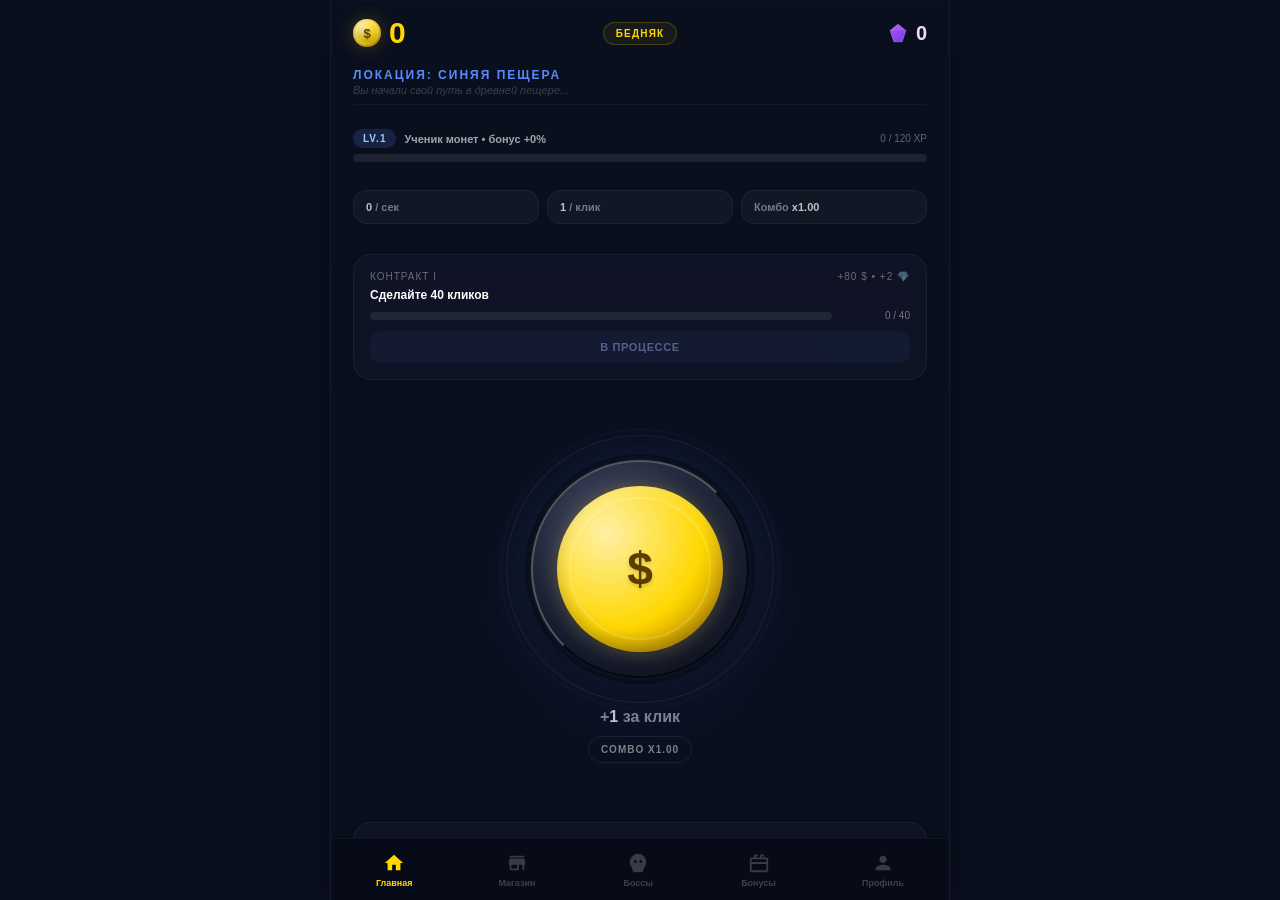
<file: game.html>
<!DOCTYPE html>
<html lang="ru">
<head>
  <meta charset="UTF-8">
  <!-- Cache-Control Meta Tags to prevent heavy caching in future updates -->
  <meta http-equiv="cache-control" content="no-cache, no-store, must-revalidate">
  <meta http-equiv="pragma" content="no-cache">
  <meta http-equiv="expires" content="0">
  <!-- Yandex.Metrika counter -->
  <script type="text/javascript">
      (function(m,e,t,r,i,k,a){
          m[i]=m[i]||function(){(m[i].a=m[i].a||[]).push(arguments)};
          m[i].l=1*new Date();
          for (var j = 0; j < document.scripts.length; j++) {if (document.scripts[j].src === r) { return; }}
          k=e.createElement(t),a=e.getElementsByTagName(t)[0],k.async=1,k.src=r,a.parentNode.insertBefore(k,a)
      })(window, document,'script','https://mc.yandex.ru/metrika/tag.js?id=109494281', 'ym');
      ym(109494281, 'init', {ssr:true, webvisor:true, clickmap:true, ecommerce:"dataLayer", referrer: document.referrer, url: location.href, accurateTrackBounce:true, trackLinks:true});
  </script>
  <noscript><div><img src="https://mc.yandex.ru/watch/109494281" style="position:absolute; left:-9999px;" alt="" /></div></noscript>
  <!-- /Yandex.Metrika counter -->
  <meta name="viewport" content="width=device-width, initial-scale=1.0, maximum-scale=1.0, user-scalable=no, viewport-fit=cover">
  <meta name="theme-color" content="#0a0f1e">
  <title>Кликер Империи</title>
  <script src="https://telegram.org/js/telegram-web-app.js"></script>
  <script src="https://sad.adsgram.ai/js/sad.min.js"></script>
  <style>
    .coin-aura{
      position:absolute;
      left:50%;
      top:50%;
      transform:translate(-50%,-50%);
      width:calc(var(--clicker-button-size) + 40px);
      height:calc(var(--clicker-button-size) + 40px);
      border-radius:50%;
      pointer-events:none;
      z-index:0;
      transition:all .3s ease;
    }
    .coin-aura.aura-none{
      display:none;
    }
    .coin-aura.aura-sun{
      background:radial-gradient(circle, rgba(249,115,22,0.3) 0%, rgba(249,115,22,0) 70%);
      box-shadow:0 0 40px 15px rgba(249,115,22,0.4);
      animation:auraPulse 2s infinite alternate;
    }
    @keyframes auraPulse {
      0% { transform: translate(-50%,-50%) scale(0.95); opacity: 0.8; }
      100% { transform: translate(-50%,-50%) scale(1.1); opacity: 1; }
    }
    .coin-aura.aura-void{
      background:radial-gradient(circle, rgba(168,85,247,0.35) 0%, rgba(124,58,237,0.05) 50%, rgba(124,58,237,0) 70%);
      box-shadow:0 0 45px 18px rgba(168,85,247,0.4);
      animation:auraSpin 6s linear infinite;
    }
    @keyframes auraSpin {
      0% { transform: translate(-50%,-50%) rotate(0deg) scale(1); }
      50% { transform: translate(-50%,-50%) rotate(180deg) scale(1.05); }
      100% { transform: translate(-50%,-50%) rotate(360deg) scale(1); }
    }
    .coin-aura.aura-lightning{
      background:radial-gradient(circle, rgba(56,189,248,0.4) 0%, rgba(56,189,248,0) 70%);
      box-shadow:0 0 50px 22px rgba(56,189,248,0.55);
      animation:auraLightning 1.5s infinite;
    }
    @keyframes auraLightning {
      0%, 100% { opacity: 0.9; box-shadow: 0 0 40px 15px rgba(56,189,248,0.45); }
      15% { opacity: 0.4; }
      30% { opacity: 1; box-shadow: 0 0 60px 25px rgba(56,189,248,0.7); }
      45% { opacity: 0.6; }
      60% { opacity: 0.95; }
      75% { opacity: 0.5; }
    }
    :root{--app-max-width:560px;--shell-gap:clamp(10px,2.4vw,14px);--page-pad:clamp(14px,4vw,20px);--section-pad:clamp(12px,3vw,16px);--section-radius:clamp(14px,3vw,18px);--top-number:clamp(24px,6vw,30px);--card-blur:10px;--clicker-wrap-size:clamp(180px,48vw,238px);--clicker-button-size:calc(var(--clicker-wrap-size) - clamp(24px,6vw,32px));--clicker-coin-size:calc(var(--clicker-button-size) - clamp(38px,10vw,52px));--clicker-ring-size:calc(var(--clicker-wrap-size) + clamp(20px,5vw,30px))}
    *{margin:0;padding:0;box-sizing:border-box;-webkit-tap-highlight-color:transparent;user-select:none}
    html,body{width:100%;height:100%;overflow:hidden}
    body{font-family:Inter,-apple-system,BlinkMacSystemFont,'Segoe UI',Roboto,sans-serif;background:#0a0f1e;color:#fff;transition:background .35s ease}
    .theme-default{background:#0a0f1e}
    .theme-space{background:#05070f}
    .theme-neon{background:#13081e}
    .theme-dungeon{background:#170b07}
    .bg-particles{position:fixed;inset:0;pointer-events:none;overflow:hidden;z-index:0}
    .particle{position:absolute;border-radius:50%}
    .theme-space .particle{background:#fff;animation:twinkle 3s infinite ease-in-out}
    .theme-neon .particle{width:2px;height:28px;background:linear-gradient(to bottom,transparent,#d946ef,transparent);animation:fall 4s infinite linear}
    .theme-dungeon .particle{width:4px;height:4px;background:#fb923c;box-shadow:0 0 8px #fb923c;animation:rise 5s infinite ease-out}
    @keyframes twinkle{0%,100%{opacity:.15;transform:scale(.6)}50%{opacity:1;transform:scale(1.2)}}
    @keyframes fall{0%{transform:translateY(-40px);opacity:0}10%,90%{opacity:1}100%{transform:translateY(100vh);opacity:0}}
    @keyframes rise{0%{transform:translateY(100vh) scale(1);opacity:1}100%{transform:translateY(-10vh) scale(0);opacity:0}}
    .app{position:relative;z-index:1;width:min(100%,var(--app-max-width));height:100%;margin:0 auto;display:flex;flex-direction:column;padding-top:env(safe-area-inset-top,0);padding-bottom:env(safe-area-inset-bottom,0)}
    .top-bar{display:grid;grid-template-columns:minmax(0,1fr) auto minmax(0,1fr);align-items:center;gap:10px;padding:clamp(12px,3.5vw,16px) var(--page-pad) 8px;position:relative;flex-shrink:0}
    .top-left,.top-right{display:flex;align-items:center;gap:8px;min-width:0;z-index:1}.top-right{justify-self:end}
    .coins-val{font-size:var(--top-number);font-weight:900;color:#ffd700;letter-spacing:-.5px;font-variant-numeric:tabular-nums;line-height:1;white-space:nowrap;max-width:36vw;overflow:hidden;text-overflow:ellipsis}
    .diamond-val{font-size:clamp(16px,4.5vw,20px);font-weight:800;color:#ead8ff;font-variant-numeric:tabular-nums;line-height:1}
    .rank-badge{position:static;justify-self:center;transform:none;padding:5px 12px;border-radius:999px;border:1px solid rgba(255,215,0,.2);background:rgba(255,215,0,.06);font-size:10px;letter-spacing:1.2px;color:#ffd700;font-weight:800;text-transform:uppercase;white-space:nowrap;min-width:0;max-width:40vw;overflow:hidden;text-overflow:ellipsis;text-align:center}
    .coin-art{--c1:#fff0a6;--c2:#ffd700;--c3:#9c6400;--mark:#5a3e00;--glow:rgba(255,215,0,.22);position:relative;border-radius:50%;display:flex;align-items:center;justify-content:center;background:radial-gradient(circle at 30% 28%,var(--c1),var(--c2) 58%,var(--c3));box-shadow:inset 0 6px 12px rgba(255,255,255,.15),inset 0 -8px 14px rgba(0,0,0,.22),0 0 18px var(--glow);overflow:hidden}
    .coin-art:before{content:'';position:absolute;top:12%;left:18%;width:42%;height:18%;border-radius:50%;transform:rotate(-18deg);background:radial-gradient(ellipse,rgba(255,255,255,.35),transparent 72%)}
    .coin-art:after{content:'';position:absolute;inset:7%;border-radius:50%;border:2px solid rgba(255,255,255,.16)}
    .coin-mark{position:relative;z-index:1;font-weight:900;color:var(--mark);text-shadow:0 2px 4px rgba(0,0,0,.18);line-height:1}
    .coin-mini{width:28px;height:28px;font-size:13px}
    .coin-main{width:var(--clicker-coin-size);height:var(--clicker-coin-size);font-size:clamp(34px,8.8vw,46px)}
    .coin-preview{width:42px;height:42px;font-size:16px;margin:0 auto}
    .skin-classic{--c1:#fff0a6;--c2:#ffd700;--c3:#9c6400;--mark:#5a3e00;--glow:rgba(255,215,0,.22)}
    .skin-ruby{--c1:#ffd5d8;--c2:#ef4444;--c3:#7f1d1d;--mark:#fff3f3;--glow:rgba(239,68,68,.24)}
    .skin-emerald{--c1:#c8ffe0;--c2:#22c55e;--c3:#14532d;--mark:#f2fff7;--glow:rgba(34,197,94,.24)}
    .skin-imperial{--c1:#d7e7ff;--c2:#60a5fa;--c3:#1e3a8a;--mark:#fff7cf;--glow:rgba(96,165,250,.24)}
    .skin-sunfire{--c1:#ffd9b2;--c2:#f97316;--c3:#7c2d12;--mark:#fff8ea;--glow:rgba(249,115,22,.28)}
    .skin-void{--c1:#d8b4fe;--c2:#7c3aed;--c3:#2e1065;--mark:#f8f2ff;--glow:rgba(124,58,237,.28)}
    .stats-row{padding:4px var(--page-pad) 8px;display:grid;grid-template-columns:repeat(3,minmax(0,1fr));gap:8px;align-items:stretch;flex-shrink:0}
    .stat-item{font-size:11px;color:rgba(255,255,255,.42);font-weight:600;padding:10px 12px;border-radius:14px;background:rgba(255,255,255,.035);border:1px solid rgba(255,255,255,.05);backdrop-filter:blur(6px);min-width:0}
    .stat-item b{color:rgba(255,255,255,.72)}
    .level-strip{padding:0 var(--page-pad) 10px;flex-shrink:0}
    .level-top{display:flex;align-items:center;gap:8px;flex-wrap:wrap;margin-bottom:6px}
    .level-chip{padding:4px 10px;border-radius:999px;background:rgba(91,138,255,.16);color:#a9c2ff;font-size:10px;font-weight:900;letter-spacing:1px;text-transform:uppercase}
    .level-label{font-size:11px;color:rgba(255,255,255,.62);font-weight:700;flex:1;min-width:120px}
    .level-xp{font-size:10px;color:rgba(255,255,255,.36);font-variant-numeric:tabular-nums;white-space:nowrap}
    .level-bar,.progress-bar,.boss-hp-bar,.achievement-progress,.quest-progress{height:8px;border-radius:999px;background:rgba(255,255,255,.08);overflow:hidden}
    .level-fill,.progress-fill,.boss-hp-fill,.achievement-progress-fill,.quest-progress-fill{height:100%;width:0;border-radius:999px}
    .level-fill{background:linear-gradient(90deg,#38bdf8,#8b5cf6)}
    .location-block{padding:2px var(--page-pad) 10px;flex-shrink:0}
    .loc-title{font-size:12px;font-weight:800;color:#5b8aff;letter-spacing:2px;text-transform:uppercase}
    .loc-desc{margin-top:2px;font-size:11px;color:rgba(255,255,255,.2);font-style:italic}
    .loc-divider{width:100%;height:1px;background:rgba(255,255,255,.04);margin-top:8px}
    .pages-shell{position:relative;flex:1;min-height:0;overflow:hidden;padding:0}
    .tab-page{position:absolute;inset:0;display:none;flex-direction:column;min-height:0;overflow:hidden;background:#0a0f1e;opacity:0;transform:translateY(8px)}
    .tab-page.active{display:flex;opacity:1;transform:translateY(0);animation:pageFade .18s ease}
    .tab-page#page-home{flex-direction:column;gap:var(--shell-gap);overflow-y:auto;-webkit-overflow-scrolling:touch;padding-bottom:96px !important}
    @keyframes pageFade{from{opacity:0;transform:translateY(8px)}to{opacity:1;transform:translateY(0)}}
    .card,.quest-strip,.bank-card,.ad-card,.profile-card,.shop-item{background:rgba(18,22,40,.7);border:1px solid rgba(255,255,255,.05);border-radius:14px}
    .quest-strip{margin:8px var(--page-pad) 0;padding:var(--section-pad);border-radius:var(--section-radius);backdrop-filter:blur(var(--card-blur));box-shadow:0 10px 28px rgba(0,0,0,.14)}
    .quest-top{display:flex;justify-content:space-between;gap:10px;color:rgba(255,255,255,.38);font-size:10px;letter-spacing:1px;text-transform:uppercase}
    .quest-title{font-size:12px;font-weight:800;margin:6px 0 8px;color:#fff}
    .quest-progress-row{display:flex;align-items:center;gap:10px}
    .quest-progress{flex:1}
    .quest-progress-fill{background:linear-gradient(90deg,#5b8aff,#8b5cf6)}
    .quest-progress-text{min-width:68px;text-align:right;font-size:10px;color:rgba(255,255,255,.42);font-variant-numeric:tabular-nums}
    .quest-btn,.bank-btn,.boss-nav-btn,.shop-item-btn,.ad-btn,.btn-reset,.prestige-btn,.achievement-btn{font-family:inherit;border:none;outline:none;cursor:pointer;transition:transform .12s ease,opacity .12s ease}
    .quest-btn{width:100%;margin-top:10px;padding:10px;border-radius:10px;background:rgba(91,138,255,.14);color:#aac1ff;font-size:11px;font-weight:800;text-transform:uppercase;letter-spacing:.6px}
    .quest-btn.ready{background:linear-gradient(135deg,#22c55e,#16a34a);color:#05140a}
    .quest-btn:disabled,.bank-btn:disabled,.shop-item-btn:disabled,.boss-nav-btn:disabled,.prestige-btn:disabled,.ad-btn:disabled{opacity:.45;cursor:not-allowed;transform:none}
    .goals-card{padding:14px 14px 12px;border-radius:16px;background:linear-gradient(180deg,rgba(22,28,48,.84),rgba(13,17,30,.88));border:1px solid rgba(255,255,255,.05);box-shadow:0 12px 28px rgba(0,0,0,.14)}
    .goals-title{font-size:13px;font-weight:900;color:#fff;letter-spacing:.4px}
    .goals-subtitle{margin-top:4px;font-size:11px;line-height:1.45;color:rgba(255,255,255,.38)}
    .goals-grid{display:grid;grid-template-columns:1fr 1fr;gap:8px;margin-top:12px}
    .goal-mini{padding:10px;border-radius:12px;background:rgba(255,255,255,.035);border:1px solid rgba(255,255,255,.05)}
    .goal-mini span{display:block;font-size:9px;letter-spacing:.8px;text-transform:uppercase;color:rgba(255,255,255,.34)}
    .goal-mini b{display:block;margin-top:5px;font-size:12px;color:#fff;font-weight:900;line-height:1.2}
    .goal-mini small{display:block;margin-top:4px;font-size:10px;line-height:1.35;color:rgba(255,255,255,.38)}
    .roadmap-title{margin-top:12px;font-size:11px;font-weight:900;letter-spacing:1px;color:#a5b4fc;text-transform:uppercase}
    .roadmap-list{display:flex;flex-direction:column;gap:8px;margin-top:8px}
    .roadmap-step{padding:10px 12px;border-radius:12px;background:rgba(255,255,255,.03);border:1px solid rgba(255,255,255,.05)}
    .roadmap-top{display:flex;justify-content:space-between;align-items:flex-start;gap:10px}
    .roadmap-name{font-size:12px;font-weight:800;color:#fff}
    .roadmap-hint{margin-top:3px;font-size:10px;line-height:1.4;color:rgba(255,255,255,.34)}
    .roadmap-eta{padding:4px 8px;border-radius:999px;background:rgba(99,102,241,.14);color:#c7d2fe;font-size:9px;font-weight:900;letter-spacing:.5px;text-transform:uppercase;white-space:nowrap}
    .roadmap-progress{height:7px;border-radius:999px;background:rgba(255,255,255,.08);overflow:hidden;margin-top:10px}
    .roadmap-progress-fill{height:100%;width:0;border-radius:999px;background:linear-gradient(90deg,#60a5fa,#8b5cf6)}
    .roadmap-meta{display:flex;justify-content:space-between;align-items:center;gap:8px;margin-top:8px;font-size:10px;color:rgba(255,255,255,.42)}
    .roadmap-complete{color:#86efac;font-weight:800}
    .goals-content{padding:12px 14px 96px !important;flex:1;overflow-y:auto;-webkit-overflow-scrolling:touch;min-height:0;overscroll-behavior:contain}
    .clicker-section{position:relative;flex:1;display:flex;flex-direction:column;align-items:center;justify-content:center;padding:clamp(16px,4vw,24px) 0 clamp(12px,3vw,20px);min-height:min(46vh,420px);overflow:hidden}
    .clicker-section:before{content:'';position:absolute;width:clamp(260px,68vw,360px);height:clamp(260px,68vw,360px);border-radius:50%;background:radial-gradient(circle,rgba(91,138,255,.16),transparent 66%);filter:blur(8px);top:50%;left:50%;transform:translate(-50%,-54%);pointer-events:none}
    .clicker-wrap{position:relative;width:var(--clicker-wrap-size);height:var(--clicker-wrap-size);display:flex;align-items:center;justify-content:center}
    .clicker-aura,.clicker-pulse{position:absolute;left:50%;top:50%;transform:translate(-50%,-50%);border-radius:50%;pointer-events:none}
    .clicker-aura{width:calc(var(--clicker-wrap-size) + clamp(26px,7vw,42px));height:calc(var(--clicker-wrap-size) + clamp(26px,7vw,42px));background:radial-gradient(circle,rgba(255,215,0,.12),rgba(91,138,255,.08) 45%,transparent 70%);filter:blur(10px)}
    .clicker-pulse{width:calc(var(--clicker-wrap-size) + clamp(10px,3vw,18px));height:calc(var(--clicker-wrap-size) + clamp(10px,3vw,18px));border:1px solid rgba(255,255,255,.07);animation:clickerPulse 3s infinite ease-out}
    @keyframes clickerPulse{0%{opacity:.18;transform:translate(-50%,-50%) scale(.92)}70%{opacity:.04;transform:translate(-50%,-50%) scale(1.08)}100%{opacity:0;transform:translate(-50%,-50%) scale(1.14)}}
    .clicker-ring{position:absolute;left:50%;top:50%;transform:translate(-50%,-50%);width:var(--clicker-ring-size);height:var(--clicker-ring-size);border-radius:50%;border:1px solid rgba(255,255,255,.03)}
    .clicker-btn{width:var(--clicker-button-size);height:var(--clicker-button-size);border-radius:50%;background:radial-gradient(circle at 35% 30%,#3d4258,#1c1f30 45%,#0e1019 85%);box-shadow:0 0 0 2px rgba(255,255,255,.02),0 0 0 6px rgba(0,0,0,.4),inset 0 6px 20px rgba(255,255,255,.06),inset 0 -6px 20px rgba(0,0,0,.5),0 12px 40px rgba(0,0,0,.6);display:flex;align-items:center;justify-content:center}
    .clicker-btn:active,.bank-btn:active,.boss-nav-btn:active,.shop-item-btn:active,.ad-btn:active,.btn-reset:active,.prestige-btn:active,.quest-btn:active,.achievement-btn:active{transform:scale(.97)}
    .click-label{margin-top:14px;font-size:clamp(14px,3.8vw,16px);color:rgba(255,255,255,.5);font-weight:600;text-align:center}
    .click-label .plus{color:rgba(255,255,255,.8);font-weight:800}
    .combo-chip{margin-top:10px;padding:7px 12px;border-radius:999px;border:1px solid rgba(255,255,255,.08);font-size:10px;letter-spacing:1px;color:rgba(255,255,255,.48);font-weight:800;text-transform:uppercase;max-width:calc(100% - var(--page-pad) * 2);text-align:center}
    .combo-chip.hot{color:#ffd700;border-color:rgba(255,215,0,.24);box-shadow:0 0 18px rgba(255,215,0,.08)}
    .float-num {
      position: fixed;
      z-index: 50;
      pointer-events: none;
      font-size: 18px;
      font-weight: 800;
      color: rgba(255,255,255,.92);
      text-shadow: 0 2px 4px rgba(0,0,0,.4);
      animation: floatAway .7s ease-out forwards;
      will-change: transform, opacity;
      transform: translate3d(0, 0, 0);
      backface-visibility: hidden;
    }
    @keyframes floatAway{0%{opacity:1;transform:translateY(0) scale(1)}100%{opacity:0;transform:translateY(-70px) scale(.6)}}
    .bank-card{margin:0 var(--page-pad) 14px;padding:var(--section-pad);border-radius:var(--section-radius);backdrop-filter:blur(var(--card-blur));box-shadow:0 12px 28px rgba(0,0,0,.14)}
    .bank-top{display:flex;justify-content:space-between;align-items:center;gap:12px;margin-bottom:8px}
    .bank-title-row{display:flex;align-items:center;gap:7px}
    .bank-logo{width:18px;height:18px;display:flex}
    .bank-logo svg{width:100%;height:100%;fill:#e8c84a}
    .bank-title{font-size:13px;font-weight:800;color:#e8c84a}
    .bank-rate{font-size:11px;color:rgba(255,255,255,.32);white-space:nowrap}
    .bank-info{display:flex;gap:4px;flex-wrap:wrap;margin-bottom:10px;font-size:11px;color:rgba(255,255,255,.28)}
    .bank-info b{color:#ffd700}
    .bank-btns{display:flex;gap:8px}
    .bank-btn{flex:1;padding:11px 8px;border-radius:10px;background:rgba(255,255,255,.04);color:rgba(255,255,255,.7);font-size:11px;font-weight:800;text-transform:uppercase;border:1px solid rgba(255,255,255,.06)}
    .bottom-nav{display:flex;justify-content:space-around;align-items:center;padding:6px 2px calc(6px + env(safe-area-inset-bottom,0px));background:rgba(8,12,24,.95);border-top:1px solid rgba(255,255,255,.04);flex-shrink:0;backdrop-filter:blur(10px)}
    .nav-item{display:flex;flex-direction:column;align-items:center;gap:3px;padding:6px 8px;cursor:pointer;min-width:50px;background:transparent;border:none}
    .nav-icon-wrap{width:24px;height:24px;display:flex;align-items:center;justify-content:center}
    .nav-icon-wrap svg{width:22px;height:22px;fill:rgba(255,255,255,.2);transition:fill .2s}
    .nav-label{font-size:9px;font-weight:700;color:rgba(255,255,255,.22);transition:color .2s;white-space:nowrap}
    .nav-item.active .nav-icon-wrap svg,.nav-item.active .nav-label{fill:#ffd700;color:#ffd700}
    .shop-content,.profile-content,.ad-content{padding:12px 14px 96px !important;flex:1;overflow-y:auto;-webkit-overflow-scrolling:touch;min-height:0;overscroll-behavior:contain}
    .shop-section-title{margin:12px 0 8px;color:rgba(255,255,255,.42);font-size:11px;font-weight:800;letter-spacing:1px;text-transform:uppercase}
    .shop-hero{padding:16px;border-radius:18px;background:linear-gradient(135deg,rgba(255,215,0,.12),rgba(91,138,255,.1));border:1px solid rgba(255,255,255,.06);margin-bottom:12px}
    .shop-hero-title{font-size:15px;font-weight:900;color:#fff;letter-spacing:.4px}
    .shop-hero-desc{margin-top:4px;font-size:11px;line-height:1.45;color:rgba(255,255,255,.42)}
    .shop-hero-grid{display:grid;grid-template-columns:repeat(3,1fr);gap:8px;margin-top:12px}
    .shop-hero-cell{padding:10px;border-radius:14px;background:rgba(255,255,255,.05);border:1px solid rgba(255,255,255,.05)}
    .shop-hero-cell span{display:block;font-size:9px;letter-spacing:.8px;text-transform:uppercase;color:rgba(255,255,255,.34)}
    .shop-hero-cell b{display:block;margin-top:5px;font-size:13px;font-weight:900;color:#fff}
    .shop-grid{display:grid;grid-template-columns:1fr 1fr;gap:12px;margin-bottom:15px}
    .shop-item{position:relative;padding:16px;border-radius:18px;background:rgba(21,27,47,0.7);border:1px solid rgba(255,255,255,0.06);text-align:center;transition:all 0.15s ease;display:flex;flex-direction:column;justify-content:space-between;min-height:210px;box-shadow:0 8px 24px rgba(0,0,0,0.14)}
    .shop-item:hover{transform:translateY(-2px);border-color:rgba(255,215,0,0.15);box-shadow:0 12px 30px rgba(0,0,0,0.22)}
    .shop-item-top{display:flex;justify-content:space-between;align-items:center;gap:6px}
    .shop-item-badge{padding:4px 8px;border-radius:6px;font-size:9px;font-weight:900;letter-spacing:0.5px;text-transform:uppercase}
    .shop-item-price{font-size:10px;font-weight:800;color:rgba(255,255,255,0.42);text-transform:uppercase}
    .shop-item-icon{font-size:38px;line-height:1;margin:12px 0 8px 0;display:flex;align-items:center;justify-content:center}
    .shop-item-name{font-size:12px;font-weight:900;color:#fff;margin-bottom:4px}
    .shop-item-name .lvl{color:#e8c84a;font-weight:900;margin-left:4px}
    .shop-item-desc{font-size:10px;line-height:1.4;color:rgba(255,255,255,0.38);min-height:30px;margin-bottom:12px}
    .shop-item-btn{width:100%;padding:11px 0;border-radius:12px;font-size:11px;font-weight:900;text-transform:uppercase;letter-spacing:0.3px;border:none;cursor:pointer;transition:all 0.15s ease}
    .shop-btn-buy{background:#e8c84a;color:#0a0f1e;box-shadow:0 4px 12px rgba(232,200,74,0.15)}
    .shop-btn-buy:active{transform:scale(0.97)}
    .shop-btn-equipped{background:rgba(255,255,255,0.02);border:1px solid rgba(255,255,255,0.04);color:rgba(255,255,255,0.28);cursor:default}
    .shop-btn-disabled{background:rgba(255,255,255,0.03);border:1px solid rgba(255,255,255,0.04);color:rgba(255,255,255,0.18);cursor:not-allowed}
    .boss-content{padding:16px 14px 96px !important;flex:1;display:flex;flex-direction:column;align-items:center;justify-content:flex-start;text-align:center;overflow-y:auto;-webkit-overflow-scrolling:touch;min-height:0;overscroll-behavior:contain}
    .boss-card{position:relative;isolation:isolate;overflow:hidden;width:100%;padding:18px;border-radius:20px;background:linear-gradient(180deg,rgba(27,18,27,.88),rgba(16,12,27,.9));border:1px solid rgba(255,255,255,.06);box-shadow:0 18px 40px rgba(0,0,0,.24);transition:background .3s ease,border-color .3s ease,box-shadow .3s ease,transform .3s ease}
    .boss-card:before,.boss-card:after{content:'';position:absolute;pointer-events:none;z-index:-1}
    .boss-card:before{inset:-20% auto auto -10%;width:220px;height:220px;border-radius:50%;background:radial-gradient(circle,rgba(255,255,255,.08),transparent 65%);filter:blur(6px);opacity:.85}
    .boss-card:after{right:-60px;bottom:-70px;width:180px;height:180px;border-radius:50%;background:radial-gradient(circle,rgba(255,255,255,.05),transparent 68%);filter:blur(10px);opacity:.55}
    .boss-card.active-battle{transform:translateY(-1px)}
    .boss-card.mech-shield{box-shadow:0 0 0 1px rgba(96,165,250,.18) inset,0 18px 40px rgba(0,0,0,.24)}
    .boss-card.mech-storm:after{animation:stormWave 2.4s infinite linear}
    .boss-card.mech-vulnerable:before{opacity:1;filter:blur(2px);animation:vulnerableGlow 1.6s infinite ease-in-out}
    .boss-state-row{display:flex;justify-content:space-between;align-items:center;gap:10px;margin-bottom:8px}
    .boss-state-badge{padding:5px 10px;border-radius:999px;background:rgba(239,68,68,.14);color:#fca5a5;font-size:10px;font-weight:900;letter-spacing:.5px;text-transform:uppercase}
    .boss-timer-text{font-size:12px;font-weight:900;color:#fff;font-variant-numeric:tabular-nums}
    .boss-name{font-size:15px;font-weight:900;color:#ef4444;letter-spacing:1px;margin-bottom:6px}
    .boss-req,.boss-reward{font-size:11px;color:rgba(255,255,255,.4);margin-bottom:4px}
    .boss-reward b{color:#ead8ff}
    .boss-meta-grid{display:grid;grid-template-columns:repeat(3,minmax(0,1fr));gap:8px;margin:12px 0}
    .boss-meta{min-height:74px;padding:10px 8px;border-radius:16px;background:rgba(255,255,255,.035);border:1px solid rgba(255,255,255,.05);backdrop-filter:blur(6px);display:flex;flex-direction:column;align-items:center;justify-content:center;text-align:center;box-shadow:0 8px 18px rgba(0,0,0,.12)}
    .boss-meta span{display:block;font-size:10px;text-transform:uppercase;letter-spacing:.9px;color:rgba(255,255,255,.34);line-height:1.1}
    .boss-meta b{display:block;margin-top:6px;font-size:clamp(13px,3.8vw,18px);font-weight:900;color:#fff;line-height:1.1;word-break:break-word}
    .boss-sprite{font-size:88px;line-height:1;cursor:pointer;filter:drop-shadow(0 0 15px rgba(255,50,50,.4));transition:transform .1s,filter .1s,opacity .2s;margin:10px 0 6px;transform-origin:center center}
    .boss-sprite.hit{transform:scale(.9);filter:brightness(2) drop-shadow(0 0 20px rgba(255,50,50,.8))}
    .boss-sprite.boss-theme-0{animation:guardianFloat 3.5s infinite ease-in-out}
    .boss-sprite.boss-theme-1{animation:goblinJerk 2.4s infinite ease-in-out}
    .boss-sprite.boss-theme-2{animation:golemRumble 1.8s infinite ease-in-out}
    .boss-sprite.boss-theme-3{animation:dragonHover 2.8s infinite ease-in-out}
    .boss-sprite.boss-theme-4{animation:lichFlicker 2.2s infinite ease-in-out}
    .boss-sprite.boss-theme-5{animation:demonPulse 2.1s infinite ease-in-out}
    .boss-sprite.shielded{filter:drop-shadow(0 0 16px rgba(96,165,250,.85))}
    .boss-sprite.storming{filter:hue-rotate(20deg) drop-shadow(0 0 18px rgba(56,189,248,.75))}
    .boss-sprite.enraged{filter:drop-shadow(0 0 22px rgba(239,68,68,.9)) saturate(1.2)}
    .boss-sprite.invulnerable{opacity:.78;filter:drop-shadow(0 0 18px rgba(168,85,247,.75))}
    .boss-timer-bar{width:100%;height:6px;background:rgba(255,255,255,0.06);border-radius:3px;overflow:hidden;margin-top:10px}
    .boss-timer-fill{height:100%;background:#ef4444;width:0%;transition:width 0.1s linear}
    .boss-hp-bar{width:100%;margin:12px 0 6px}
    .boss-hp-fill{background:linear-gradient(90deg,#ef4444,#dc2626);transition:width .18s linear,background .25s ease}
    .boss-hp-text{font-size:12px;color:rgba(255,255,255,.42);font-weight:700}
    .boss-start-btn{width:100%;margin-top:12px;padding:12px;border:none;border-radius:12px;background:linear-gradient(135deg,#ef4444,#b91c1c);color:#fff;font-size:11px;font-weight:900;text-transform:uppercase;letter-spacing:.6px;cursor:pointer}
    .boss-warning{margin-top:10px;font-size:11px;line-height:1.42;color:rgba(255,255,255,.38)}
    .boss-nav{display:flex;gap:10px;margin-top:16px}
    .boss-nav-btn{padding:8px 16px;border-radius:8px;background:rgba(255,255,255,.04);color:rgba(255,255,255,.6);font-size:11px;font-weight:800;border:1px solid rgba(255,255,255,.08)}
    .boss-card.boss-theme-0{background:linear-gradient(180deg,rgba(18,31,58,.92),rgba(10,16,31,.96));border-color:rgba(96,165,250,.18)}
    .boss-card.boss-theme-0:before{background:radial-gradient(circle,rgba(96,165,250,.18),transparent 65%)}
    .boss-card.boss-theme-1{background:linear-gradient(180deg,rgba(26,44,22,.92),rgba(12,24,14,.96));border-color:rgba(74,222,128,.18)}
    .boss-card.boss-theme-1:before{background:radial-gradient(circle,rgba(74,222,128,.16),transparent 65%)}
    .boss-card.boss-theme-2{background:linear-gradient(180deg,rgba(39,34,28,.92),rgba(21,18,14,.96));border-color:rgba(180,149,115,.18)}
    .boss-card.boss-theme-2:before{background:radial-gradient(circle,rgba(214,158,46,.16),transparent 65%)}
    .boss-card.boss-theme-3{background:linear-gradient(180deg,rgba(58,21,14,.92),rgba(27,12,8,.96));border-color:rgba(251,146,60,.2)}
    .boss-card.boss-theme-3:before{background:radial-gradient(circle,rgba(251,146,60,.18),transparent 65%)}
    .boss-card.boss-theme-4{background:linear-gradient(180deg,rgba(42,20,52,.92),rgba(17,9,22,.96));border-color:rgba(196,181,253,.18)}
    .boss-card.boss-theme-4:before{background:radial-gradient(circle,rgba(196,181,253,.18),transparent 65%)}
    .boss-card.boss-theme-5{background:linear-gradient(180deg,rgba(56,12,20,.94),rgba(17,5,8,.98));border-color:rgba(248,113,113,.18)}
    .boss-card.boss-theme-5:before{background:radial-gradient(circle,rgba(248,113,113,.18),transparent 65%)}
    @keyframes guardianFloat{0%,100%{transform:translateY(0)}50%{transform:translateY(-6px)}}
    @keyframes goblinJerk{0%,100%{transform:translateY(0) rotate(0)}25%{transform:translateY(-4px) rotate(-4deg)}75%{transform:translateY(1px) rotate(4deg)}}
    @keyframes golemRumble{0%,100%{transform:translateX(0)}25%{transform:translateX(-2px)}75%{transform:translateX(2px)}}
    @keyframes dragonHover{0%,100%{transform:translateY(0) rotate(0)}50%{transform:translateY(-8px) rotate(-2deg)}}
    @keyframes lichFlicker{0%,100%{opacity:1;transform:translateY(0)}50%{opacity:.7;transform:translateY(-5px)}}
    @keyframes demonPulse{0%,100%{transform:scale(1)}50%{transform:scale(1.05)}}
    @keyframes stormWave{0%{transform:translateX(0) scale(1);opacity:.45}50%{transform:translateX(-15px) scale(1.08);opacity:.18}100%{transform:translateX(0) scale(1);opacity:.45}}
    @keyframes vulnerableGlow{0%,100%{opacity:.45;transform:scale(.95)}50%{opacity:1;transform:scale(1.05)}}
    .profile-card{padding:12px;margin-bottom:10px}
    .profile-row{display:flex;justify-content:space-between;gap:12px;padding:7px 0;border-bottom:1px solid rgba(255,255,255,.03);font-size:12px;color:rgba(255,255,255,.52)}
    .profile-row:last-child{border-bottom:none}
    .profile-row b{color:#fff;font-weight:700;font-variant-numeric:tabular-nums}
    .profile-note{font-size:11px;color:rgba(255,255,255,.4);line-height:1.45;margin-top:10px}
    .prestige-btn{width:100%;margin-top:12px;padding:13px;border-radius:10px;background:linear-gradient(135deg,#38bdf8,#7c3aed);color:#fff;font-size:12px;font-weight:900;text-transform:uppercase;letter-spacing:.4px}
    .btn-reset{width:100%;padding:14px;border-radius:10px;background:rgba(239,68,68,.12);color:#ef4444;font-size:12px;font-weight:800;border:1px solid rgba(239,68,68,.2);margin-top:10px}
    .achievement-list{display:flex;flex-direction:column;gap:8px;margin-bottom:10px}
    .achievement-item{background:rgba(18,22,40,.6);border:1px solid rgba(255,255,255,.05);border-radius:12px;padding:12px}
    .achievement-item.unlocked{border-color:rgba(34,197,94,.24)}
    .achievement-head{display:flex;justify-content:space-between;gap:12px;align-items:flex-start}
    .achievement-name{font-size:12px;font-weight:800;color:#fff;margin-bottom:3px}
    .achievement-desc{font-size:10px;color:rgba(255,255,255,.35);line-height:1.4}
    .achievement-reward{font-size:10px;color:#ffd700;font-weight:900;white-space:nowrap}
    .achievement-progress{margin-top:10px}
    .achievement-progress-fill{background:linear-gradient(90deg,#eab308,#22c55e)}
    .achievement-foot{display:flex;justify-content:space-between;align-items:center;gap:8px;margin-top:8px;font-size:10px;color:rgba(255,255,255,.42)}
    .achievement-btn{padding:8px 10px;border-radius:8px;font-size:10px;font-weight:900;text-transform:uppercase}
    .achievement-btn.ready{background:linear-gradient(135deg,#22c55e,#16a34a);color:#06160b}
    .achievement-btn.claimed{background:rgba(34,197,94,.12);color:#86efac;cursor:default}
    .achievement-btn.locked{background:rgba(255,255,255,.05);color:rgba(255,255,255,.28);cursor:default}
    .ad-content{display:flex;flex-direction:column;gap:12px;justify-content:flex-start}
    .ad-card{padding:16px;text-align:left;background:linear-gradient(180deg,rgba(26,20,45,.86),rgba(16,15,34,.86));box-shadow:0 10px 24px rgba(0,0,0,.18)}
    .ad-card.daily-card{text-align:center}
    .ad-card h3{color:#c084fc;font-size:14px;margin-bottom:4px}
    .ad-card p{font-size:11px;color:rgba(255,255,255,.38);line-height:1.4;margin-bottom:12px}
    .daily-status{font-size:11px;color:rgba(255,255,255,.48);margin-bottom:12px}
    .daily-days{display:grid;grid-template-columns:repeat(7,1fr);gap:6px;margin-bottom:12px}
    .daily-day{border-radius:10px;padding:7px 4px;background:rgba(255,255,255,.03);border:1px solid rgba(255,255,255,.05);text-align:center}
    .daily-day.current{border-color:rgba(91,138,255,.35);box-shadow:0 0 0 1px rgba(91,138,255,.12) inset}
    .daily-day.claimed{background:rgba(34,197,94,.12);border-color:rgba(34,197,94,.26)}
    .daily-day-num{font-size:9px;color:rgba(255,255,255,.36);margin-bottom:3px;text-transform:uppercase}
    .daily-day-reward{font-size:10px;font-weight:800;color:rgba(255,255,255,.68)}
    .bonus-card{display:flex;align-items:center;gap:12px}
    .bonus-card-icon{width:46px;height:46px;flex-shrink:0;display:flex;align-items:center;justify-content:center;border-radius:14px;background:rgba(255,255,255,.05);border:1px solid rgba(255,255,255,.06);font-size:22px}
    .bonus-card-body{min-width:0;flex:1}
    .bonus-card-title{font-size:13px;font-weight:900;color:#fff}
    .bonus-card-desc{margin-top:4px;font-size:11px;line-height:1.4;color:rgba(255,255,255,.38)}
    .bonus-card-side{width:126px;max-width:38%;display:flex;align-items:center;justify-content:flex-end}
    .adsgram-task-card{padding:16px;border-radius:16px;background:rgba(255,255,255,.03);border:1px solid rgba(255,255,255,.05)}
    .adsgram-task-title{font-size:12px;font-weight:900;color:#fff;margin-bottom:6px}
    .adsgram-task-desc{font-size:11px;line-height:1.45;color:rgba(255,255,255,.4);margin-bottom:12px}
    adsgram-task.task{display:block;width:100%;min-height:84px;border-radius:14px;overflow:hidden}
    .bonus-info-card{padding:14px 16px;border-radius:16px;background:rgba(255,255,255,.03);border:1px solid rgba(255,255,255,.05)}
    .bonus-info-title{font-size:12px;font-weight:900;color:#fff;margin-bottom:6px}
    .bonus-info-text{font-size:11px;line-height:1.45;color:rgba(255,255,255,.4)}
    .daily-task-list{display:flex;flex-direction:column;gap:8px}
    .daily-task-item{padding:12px;border-radius:12px;background:rgba(255,255,255,.03);border:1px solid rgba(255,255,255,.05)}
    .daily-task-head{display:flex;justify-content:space-between;align-items:flex-start;gap:10px}
    .daily-task-title{font-size:12px;font-weight:800;color:#fff}
    .daily-task-reward{font-size:10px;font-weight:900;color:#ffd700;white-space:nowrap}
    .daily-task-desc{margin-top:4px;font-size:10px;line-height:1.4;color:rgba(255,255,255,.34)}
    .daily-task-progress{height:7px;margin-top:10px;border-radius:999px;background:rgba(255,255,255,.08);overflow:hidden}
    .daily-task-progress-fill{height:100%;width:0;border-radius:999px;background:linear-gradient(90deg,#22c55e,#14b8a6)}
    .daily-task-foot{display:flex;justify-content:space-between;align-items:center;gap:8px;margin-top:8px;font-size:10px;color:rgba(255,255,255,.42)}
    .daily-task-btn{padding:7px 10px;border:none;border-radius:8px;background:linear-gradient(135deg,#22c55e,#16a34a);color:#04140a;font-size:10px;font-weight:900;text-transform:uppercase;font-family:inherit;cursor:pointer}
    .daily-task-btn:disabled{opacity:.45;cursor:not-allowed}
    .collection-card{padding:12px;border-radius:12px;background:rgba(255,255,255,.03);border:1px solid rgba(255,255,255,.05);margin-bottom:10px}
    .collection-grid{display:grid;grid-template-columns:1fr 1fr;gap:8px;margin-top:8px}
    .collection-item{padding:10px;border-radius:12px;background:rgba(255,255,255,.03);border:1px solid rgba(255,255,255,.05)}
    .collection-item span{display:block;font-size:10px;letter-spacing:.7px;text-transform:uppercase;color:rgba(255,255,255,.34)}
    .collection-item b{display:block;margin-top:5px;font-size:13px;font-weight:900;color:#fff}
    .collection-note{margin-top:8px;font-size:10px;line-height:1.4;color:rgba(255,255,255,.34)}
    .prestige-hero{padding:14px 16px;border-radius:16px;background:linear-gradient(135deg,rgba(56,189,248,.14),rgba(124,58,237,.14));border:1px solid rgba(255,255,255,.06);margin-bottom:10px;box-shadow:0 10px 24px rgba(0,0,0,.14)}
    .prestige-hero-title{font-size:13px;font-weight:900;color:#fff}
    .prestige-hero-desc{margin-top:5px;font-size:11px;line-height:1.45;color:rgba(255,255,255,.44)}
    .prestige-bonus-grid{display:grid;grid-template-columns:repeat(2,minmax(0,1fr));gap:8px;margin-top:10px}
    .prestige-bonus-item{padding:10px;border-radius:12px;background:rgba(255,255,255,.04);border:1px solid rgba(255,255,255,.05)}
    .prestige-bonus-item span{display:block;font-size:9px;letter-spacing:.8px;text-transform:uppercase;color:rgba(255,255,255,.34)}
    .prestige-bonus-item b{display:block;margin-top:4px;font-size:13px;color:#fff;font-weight:900}
    .album-list,.talent-list{display:flex;flex-direction:column;gap:8px;margin-bottom:10px}
    .tree-section{position:relative;padding:18px 14px 14px;border-radius:18px;background:rgba(18,22,40,.42);border:1px solid rgba(255,255,255,.05);margin-bottom:10px;overflow:hidden}
    .tree-section:before{content:'';position:absolute;left:50%;top:72px;bottom:18px;width:2px;background:linear-gradient(180deg,rgba(96,165,250,.32),rgba(168,85,247,.18),transparent);transform:translateX(-50%)}
    .tree-core{position:relative;width:118px;height:118px;margin:0 auto 16px;border-radius:50%;display:flex;align-items:center;justify-content:center;background:radial-gradient(circle,#4338ca,#1e1b4b);border:2px solid rgba(129,140,248,.34);box-shadow:0 0 28px rgba(99,102,241,.28), inset 0 0 26px rgba(255,255,255,.05)}
    .tree-core span{font-size:40px;line-height:1}
    .tree-core-label{margin-top:10px;text-align:center;font-size:11px;font-weight:900;letter-spacing:.8px;color:#c4b5fd;text-transform:uppercase}
    .tree-row{position:relative;display:grid;grid-template-columns:1fr 1fr;gap:12px;margin-bottom:12px}
    .tree-row:last-child{margin-bottom:0}
    .tree-row:before{content:'';position:absolute;left:20%;right:20%;top:-12px;height:2px;background:linear-gradient(90deg,transparent,rgba(148,163,184,.16),transparent)}
    .tree-row:first-of-type:before{display:none}
    .album-card,.talent-card,.role-card{background:rgba(18,22,40,.58);border:1px solid rgba(255,255,255,.05);border-radius:14px;padding:12px}
    .talent-card{position:relative;box-shadow:0 10px 22px rgba(0,0,0,.12)}
    .talent-card:before{content:'';position:absolute;top:-12px;left:50%;width:2px;height:12px;background:rgba(148,163,184,.16);transform:translateX(-50%)}
    .tree-row:first-of-type .talent-card:before{display:none}
    .talent-icon,.account-icon,.role-icon{width:34px;height:34px;display:flex;align-items:center;justify-content:center;border-radius:10px;background:rgba(255,255,255,.05);font-size:18px;flex-shrink:0}
    .talent-headline{display:flex;align-items:center;gap:10px}
    .album-top,.talent-top{display:flex;justify-content:space-between;align-items:flex-start;gap:10px}
    .album-title,.talent-name{font-size:12px;font-weight:900;color:#fff}
    .album-desc,.talent-desc{margin-top:4px;font-size:10px;line-height:1.4;color:rgba(255,255,255,.36)}
    .album-badge,.rarity-chip{padding:5px 8px;border-radius:999px;font-size:9px;font-weight:900;letter-spacing:.4px;text-transform:uppercase;white-space:nowrap}
    .rarity-common{background:rgba(255,255,255,.08);color:#cbd5e1}
    .rarity-rare{background:rgba(56,189,248,.14);color:#7dd3fc}
    .rarity-epic{background:rgba(168,85,247,.16);color:#d8b4fe}
    .rarity-legendary{background:rgba(245,158,11,.16);color:#fcd34d}
    .talent-card.rarity-epic,.role-card.rarity-epic,.album-card.rarity-epic{box-shadow:0 0 0 1px rgba(168,85,247,.12) inset,0 12px 28px rgba(91,33,182,.15)}
    .talent-card.rarity-legendary,.role-card.rarity-legendary,.album-card.rarity-legendary{box-shadow:0 0 0 1px rgba(245,158,11,.14) inset,0 14px 30px rgba(245,158,11,.14)}
    .album-progress{height:8px;border-radius:999px;background:rgba(255,255,255,.08);overflow:hidden;margin-top:10px}
    .album-progress-fill{height:100%;width:0;border-radius:999px;background:linear-gradient(90deg,#60a5fa,#8b5cf6)}
    .album-foot,.talent-foot{display:flex;justify-content:space-between;align-items:center;gap:8px;margin-top:8px;font-size:10px;color:rgba(255,255,255,.42)}
    .set-complete{color:#86efac;font-weight:800}
    .missing-one{color:#fcd34d;font-weight:800}
    .talent-grid{display:grid;grid-template-columns:1fr 1fr;gap:8px}
    .talent-level{font-size:10px;color:#ffd700;font-weight:900}
    .talent-cost{font-size:10px;color:#a5b4fc;font-weight:800}
    .talent-btn,.role-btn{padding:8px 10px;border:none;border-radius:9px;background:linear-gradient(135deg,#38bdf8,#6366f1);color:#fff;font-size:10px;font-weight:900;text-transform:uppercase;font-family:inherit;cursor:pointer}
    .talent-btn:disabled,.role-btn:disabled{opacity:.45;cursor:not-allowed}
    .role-grid{display:grid;grid-template-columns:1fr 1fr;gap:8px;margin-bottom:10px}
    .role-card.active{border-color:rgba(255,215,0,.24);box-shadow:0 0 0 1px rgba(255,215,0,.08) inset}
    .role-meta{font-size:10px;color:rgba(255,255,255,.36);line-height:1.45;margin-top:4px}
    .essence-chip{display:inline-flex;align-items:center;gap:6px;padding:6px 10px;border-radius:999px;background:rgba(168,85,247,.14);color:#d8b4fe;font-size:10px;font-weight:900;letter-spacing:.6px;text-transform:uppercase;margin-top:10px}
    .ad-btn{width:100%;padding:13px;border-radius:10px;background:linear-gradient(135deg,#a855f7,#7c3aed);color:#fff;font-size:12px;font-weight:900;text-transform:uppercase;letter-spacing:.5px}
    .ad-btn.loading{display:flex;align-items:center;justify-content:center;gap:8px}
    .btn-spinner{width:14px;height:14px;border:2px solid rgba(255,255,255,.28);border-top-color:#fff;border-radius:50%;animation:spin .7s linear infinite;flex-shrink:0}
    .modal-overlay{position:fixed;inset:0;display:none;align-items:center;justify-content:center;background:rgba(0,0,0,.85);backdrop-filter:blur(5px);z-index:200}
    .modal-overlay.show{display:flex}
    .modal-box{max-width:85%;max-height:85vh;display:flex;flex-direction:column;justify-content:space-between;overflow:hidden;padding:26px;border-radius:16px;background:rgba(18,22,40,.95);border:1px solid rgba(255,215,0,.2);text-align:center;animation:pop .28s cubic-bezier(.34,1.56,.64,1)}
    .modal-box.reward-common{border-color:rgba(255,255,255,.18)}
    .modal-box.reward-rare{border-color:rgba(56,189,248,.4);box-shadow:0 0 24px rgba(56,189,248,.16)}
    .modal-box.reward-epic{border-color:rgba(168,85,247,.4);box-shadow:0 0 28px rgba(168,85,247,.18)}
    .modal-box.reward-legendary{border-color:rgba(245,158,11,.55);box-shadow:0 0 36px rgba(245,158,11,.22)}
    .reward-particles{position:absolute;inset:0;pointer-events:none;overflow:hidden;border-radius:inherit}
    .reward-spark{position:absolute;width:8px;height:8px;border-radius:50%;opacity:0;animation:sparkFly 1.6s ease-out forwards}
    .reward-rare .reward-spark{background:#7dd3fc;box-shadow:0 0 10px #7dd3fc}
    .reward-epic .reward-spark{background:#d8b4fe;box-shadow:0 0 12px #d8b4fe}
    .reward-legendary .reward-spark{background:#fcd34d;box-shadow:0 0 14px #fcd34d}
    @keyframes sparkFly{0%{opacity:0;transform:translate(0,0) scale(.2)}15%{opacity:1}100%{opacity:0;transform:translate(var(--tx),var(--ty)) scale(1.35)}}
    .reward-header-icon{font-size:42px;line-height:1;display:none;margin-bottom:4px;position:relative;z-index:2}
    .reward-header-icon.show{display:block}
    .reward-title{color:#ffd700;font-size:17px;margin-bottom:10px;font-family:inherit}
    @keyframes pop{from{transform:scale(.7);opacity:0}to{transform:scale(1);opacity:1}}
    .reward-common .reward-text{color:#fff}
    .reward-rare .reward-text{color:#7dd3fc;animation:rewardPulseRare 1.1s ease-in-out 2}
    .reward-epic .reward-text{color:#d8b4fe;animation:rewardPulseEpic 1.1s ease-in-out 2}
    .reward-legendary .reward-text{color:#fcd34d;animation:rewardPulseLegend 1.1s ease-in-out 3}
    @keyframes rewardPulseRare{0%,100%{transform:scale(1)}50%{transform:scale(1.06)}}
    @keyframes rewardPulseEpic{0%,100%{transform:scale(1) rotate(0)}50%{transform:scale(1.08) rotate(-1deg)}}
    @keyframes rewardPulseLegend{0%,100%{transform:scale(1)}25%{transform:scale(1.06) translateY(-2px)}75%{transform:scale(1.1) translateY(-4px)}}
    .chest-anim{font-size:72px;cursor:pointer;animation:shake .5s infinite}
    .chest-anim.rare{filter:drop-shadow(0 0 18px rgba(96,165,250,.5))}
    .chest-anim.legendary{filter:drop-shadow(0 0 22px rgba(250,204,21,.65));animation-duration:.35s}
    @keyframes shake{0%,100%{transform:rotate(0)}25%{transform:rotate(-6deg)}75%{transform:rotate(6deg)}}
    .chest-hint{margin-top:10px;color:rgba(255,255,255,.42);font-size:12px;line-height:1.35}
    .reward-text{font-size:32px;line-height:1.2;margin:14px 0;white-space:pre-line;position:relative;z-index:2;overflow-y:auto;max-height:45vh;-webkit-overflow-scrolling:touch}
    .toast{position:fixed;top:max(20px,env(safe-area-inset-top,20px));left:50%;transform:translateX(-50%) translateY(-120px);background:rgba(18,22,40,.96);border:1px solid rgba(255,215,0,.2);padding:10px 18px;border-radius:10px;font-size:12px;font-weight:700;z-index:300;transition:transform .3s cubic-bezier(.34,1.56,.64,1);white-space:nowrap;pointer-events:none}
    .toast.show{transform:translateX(-50%) translateY(0)}
    .loading-screen{position:fixed;inset:0;background:#0a0f1e;z-index:9999;display:flex;flex-direction:column;align-items:center;justify-content:center;transition:opacity .4s ease,visibility .4s ease}
    .loading-screen.hidden{opacity:0;visibility:hidden;pointer-events:none}
    .spinner{width:36px;height:36px;border:3px solid rgba(255,255,255,.1);border-top-color:#ffd700;border-radius:50%;animation:spin .8s linear infinite}
    @keyframes spin{to{transform:rotate(360deg)}}
    .loading-text{margin-top:14px;color:rgba(255,255,255,.4);font-size:12px}
    ::-webkit-scrollbar{width:0}
    @media(min-width:481px){.app{border-left:1px solid rgba(255,255,255,.05);border-right:1px solid rgba(255,255,255,.05);box-shadow:0 0 0 1px rgba(255,255,255,.02) inset,0 24px 60px rgba(0,0,0,.22)}}
    @media(min-width:768px){:root{--app-max-width:620px;--page-pad:22px;--section-pad:16px;--clicker-wrap-size:250px}.top-bar{padding-top:18px}.stats-row{grid-template-columns:repeat(3,minmax(0,1fr))}.quest-strip,.bank-card{margin-left:var(--page-pad);margin-right:var(--page-pad)}}
    @media(max-height:760px){.clicker-section{min-height:min(40vh,340px)}.quest-strip{margin-top:6px}.bank-card{margin-bottom:10px}}
    @media(max-height:670px){:root{--clicker-wrap-size:170px}.coin-main{width:84px;height:84px;font-size:34px}.clicker-section{padding-top:12px;padding-bottom:14px}}
    @media(max-width:420px){.top-bar{grid-template-columns:minmax(0,1fr) auto minmax(0,1fr);align-items:center;padding:12px var(--page-pad) 8px}.rank-badge{grid-column:auto;justify-self:center;margin-top:0;max-width:38vw;font-size:9px;padding:4px 10px}.stats-row{grid-template-columns:repeat(3,minmax(0,1fr));gap:6px}.stat-item{padding:8px 10px;font-size:10px;text-align:center}.level-top{align-items:center}.bank-info{gap:6px}.bank-btns{flex-direction:column}.bottom-nav{padding:6px 2px calc(6px + env(safe-area-inset-bottom,0px))}.nav-item{padding:6px 6px}.nav-label{font-size:9px}}
    @media(max-width:520px){.top-bar{gap:8px}.quest-progress-row{flex-direction:column;align-items:stretch}.quest-progress-text{text-align:left;min-width:0}.quest-strip,.bank-card,.boss-card,.profile-card,.collection-card,.ad-card{margin-left:var(--page-pad);margin-right:var(--page-pad)}.bank-top{flex-wrap:wrap}.bank-rate{margin-left:auto}.boss-content{padding:12px 0}.boss-state-row{flex-wrap:wrap;justify-content:center}.boss-meta-grid{grid-template-columns:repeat(3,minmax(0,1fr));gap:6px}.boss-meta{min-height:68px;padding:8px 6px}.boss-meta span{font-size:9px}.boss-meta b{font-size:14px}.bonus-card{flex-wrap:wrap}.bonus-card-side{width:100%;max-width:none;justify-content:stretch}.bonus-card-side .ad-btn{width:100%}.profile-row{flex-wrap:wrap}.profile-row b{width:100%;text-align:left}.collection-grid{grid-template-columns:1fr 1fr}.ad-content,.shop-content,.profile-content{padding:10px 0 12px}.shop-item{padding:11px}.shop-item-desc{min-height:auto}}
    @media(max-width:380px){.collection-grid{grid-template-columns:1fr}.boss-meta-grid{grid-template-columns:repeat(3,minmax(0,1fr));gap:6px}.boss-meta{min-height:64px;padding:8px 4px}.boss-meta span{font-size:8px;letter-spacing:.7px}.boss-meta b{font-size:12px}.bonus-card{flex-direction:column;align-items:center;text-align:center}.bonus-card-icon{margin:0 auto}.bonus-card-body{text-align:center}.bonus-card-side{width:100%}.ad-card{text-align:center}.bank-info{flex-direction:column;align-items:flex-start}.coins-val{max-width:32vw}.diamond-val{font-size:15px}.top-bar{grid-template-columns:minmax(0,1fr) auto minmax(0,1fr)}.rank-badge{max-width:44vw}.bottom-nav{padding-left:0;padding-right:0}.nav-item{min-width:0;padding:6px 4px}.quest-title{font-size:11px}.boss-name{font-size:13px}}
    @media(max-width:340px){:root{--page-pad:12px;--clicker-wrap-size:162px}.shop-grid{grid-template-columns:1fr}.stats-row{grid-template-columns:1fr;gap:8px}.coins-val{max-width:34vw}.daily-days{grid-template-columns:repeat(4,1fr)}.coin-main{width:78px;height:78px;font-size:31px}.level-top{gap:6px;align-items:flex-start}.top-left,.top-right{gap:6px}.rank-badge{max-width:46vw}}
      .sub-tab-bar{display:flex;gap:10px;margin-bottom:15px;width:100%;max-width:400px;justify-content:center}
    .sub-tab{flex:1;padding:8px 0;font-size:11px;font-weight:900;border-radius:10px;border:1px solid rgba(255,255,255,.05);background:rgba(255,255,255,.02);color:rgba(255,255,255,.6);cursor:pointer;text-transform:uppercase;transition:all .2s ease}
    .sub-tab.active{background:rgba(255,215,0,.1);border-color:rgba(255,215,0,.25);color:#ffd700}
      .album-items-grid{display:grid;grid-template-columns:repeat(4,1fr);gap:8px;margin-top:10px}
    .codex-item-card{display:flex;flex-direction:column;align-items:center;justify-content:center;padding:8px 4px;border-radius:10px;background:rgba(255,255,255,.02);border:1px solid rgba(255,255,255,.04);text-align:center;transition:all .2s ease;min-height:74px}
    .codex-item-card.locked{opacity:.45}
    .codex-item-card .codex-emoji{font-size:22px;line-height:1;margin-bottom:4px;transition:all .2s ease}
    .codex-item-card.locked .codex-emoji{filter:grayscale(1) brightness(0.15) blur(0.5px)}
    .codex-item-card .codex-name{font-size:8px;font-weight:800;color:rgba(255,255,255,.5);white-space:nowrap;overflow:hidden;text-overflow:ellipsis;width:100%;text-transform:uppercase}
    .codex-item-card.locked .codex-name{color:rgba(255,255,255,.25)}
    .reward-tiers-row{display:flex;justify-content:space-between;gap:6px;margin-top:12px;padding:6px;background:rgba(0,0,0,.2);border-radius:10px}
    .reward-tier-btn{flex:1;padding:6px 0;font-size:9px;font-weight:900;border:none;border-radius:6px;cursor:pointer;transition:all .15s ease;text-align:center;text-transform:uppercase;letter-spacing:.3px}
    .reward-tier-btn.locked{background:rgba(255,255,255,.03);color:rgba(255,255,255,.18);cursor:not-allowed}
    .reward-tier-btn.ready{background:linear-gradient(135deg,#22c55e,#16a34a);color:#05140a;box-shadow:0 0 10px rgba(34,197,94,.2);animation:pulse-green 1.5s infinite}
    .reward-tier-btn.claimed{background:rgba(34,197,94,.12);color:#86efac;cursor:default}
    @keyframes pulse-green{0%,100%{transform:scale(1)}50%{transform:scale(1.04)}}
      .lucky-glowing-coin{position:fixed;width:56px;height:56px;border-radius:50%;background:radial-gradient(circle at 35% 30%,#fff5cc,#ffd700 60%,#b38600);box-shadow:0 0 24px #ffd700,inset 0 4px 8px rgba(255,255,255,.6);display:flex;align-items:center;justify-content:center;font-size:26px;font-weight:900;color:#5a3e00;cursor:pointer;z-index:1000;animation:luckyFloat 8s ease-out forwards}
    @keyframes luckyFloat{0%{transform:scale(0) translateY(0);opacity:0}10%{transform:scale(1.15) translateY(-10px);opacity:1}90%{transform:scale(1) translateY(-60px);opacity:1}100%{transform:scale(0) translateY(-80px);opacity:0}}
    .frenzy-overlay{position:fixed;inset:0;background:radial-gradient(circle,transparent 50%,rgba(255,215,0,.08));pointer-events:none;z-index:99;opacity:0;transition:opacity .5s ease}
    .frenzy-overlay.active{opacity:1;animation:frenzyGlow 2s infinite ease-in-out}
    @keyframes frenzyGlow{0%,100%{opacity:.45}50%{opacity:.95}}
    .frenzy-timer-bar{position:fixed;top:calc(50px + env(safe-area-inset-top,0px));left:50%;transform:translateX(-50%);background:rgba(212,163,89,.95);border:1px solid #ffd700;box-shadow:0 0 15px rgba(255,215,0,.3);padding:6px 14px;border-radius:20px;font-size:10px;font-weight:900;color:#1e1a0a;z-index:1001;display:none;align-items:center;gap:8px;text-transform:uppercase;letter-spacing:.8px}
    .frenzy-timer-bar.show{display:flex;animation:pop .2s cubic-bezier(.34,1.56,.64,1)}
      /* Main Coin Shine Sweep Style */
    .coin-art {
      position: relative;
      overflow: hidden;
    }
    .coin-art::before {
      content: '';
      position: absolute;
      top: 0;
      left: -150%;
      width: 100%;
      height: 100%;
      background: linear-gradient(90deg, transparent, rgba(255, 255, 255, 0.28), transparent);
      transform: skewX(-25deg);
    }
    .coin-sweep::before {
      animation: coinSweepAnimate 4s infinite ease-in-out;
    }
    @keyframes coinSweepAnimate {
      0% { left: -150%; }
      30% { left: 150%; }
      100% { left: 150%; }
    }
    
    /* Click Particles Style */
    .click-particle {
      position: fixed;
      pointer-events: none;
      font-size: 14px;
      z-index: 9999;
      animation: particleFly 0.6s cubic-bezier(0.25, 1, 0.50, 1) forwards;
      will-change: transform, opacity;
      transform: translate3d(0, 0, 0);
      backface-visibility: hidden;
    }
    @keyframes particleFly {
      0% {
        transform: translate(0, 0) scale(1.4) rotate(0deg);
        opacity: 1;
      }
      100% {
        transform: translate(var(--dx), var(--dy)) scale(0.4) rotate(var(--rot));
        opacity: 0;
      }
    }
    
    /* Smooth hardware-accelerated Tab switching style */
    .tab-page {
      transition: opacity 0.22s cubic-bezier(0.4, 0, 0.2, 1), transform 0.22s cubic-bezier(0.4, 0, 0.2, 1);
      transform: translate3d(0, 10px, 0);
    }
    .tab-page.active {
      transform: translate3d(0, 0, 0);
      animation: none;
    }
    
    /* Interactive Boss Styles */
    .boss-sprite {
      display: inline-block;
      transition: transform 0.12s cubic-bezier(0.175, 0.885, 0.32, 1.275), filter 0.12s ease;
    }
    .boss-sprite.boss-hit-flash {
      filter: brightness(1.8) saturate(1.8) drop-shadow(0 0 12px rgba(255, 50, 50, 0.85)) !important;
      transform: scale(0.8);
    }
    
    .tower-sprite-active {
      display: inline-block;
      transition: transform 0.12s cubic-bezier(0.175, 0.885, 0.32, 1.275), filter 0.12s ease;
    }
    .tower-sprite-active.tower-hit-flash {
      filter: brightness(1.8) saturate(1.8) drop-shadow(0 0 12px rgba(124, 58, 237, 0.85)) !important;
      transform: scale(0.8);
    }
      /* Mercenary Bobbing Animations */
    .merc {
      position: absolute;
      font-size: 28px;
      pointer-events: none;
      z-index: 10;
      filter: drop-shadow(0 4px 6px rgba(0,0,0,0.3));
    }
    .merc-warrior {
      left: -40px;
      top: 50%;
      transform: translateY(-50%);
      animation: mercBob1 2.2s infinite ease-in-out;
    }
    .merc-archer {
      right: -40px;
      top: 50%;
      transform: translateY(-50%);
      animation: mercBob2 2.5s infinite ease-in-out;
    }
    .merc-mage {
      right: 0px;
      top: -25px;
      animation: mercBob1 3s infinite ease-in-out;
    }
    @keyframes mercBob1 {
      0%, 100% { transform: translateY(-50%) translateY(0px) scale(1); }
      50% { transform: translateY(-50%) translateY(-6px) scale(1.05); }
    }
    @keyframes mercBob2 {
      0%, 100% { transform: translateY(-50%) translateY(0px) rotate(0deg); }
      50% { transform: translateY(-50%) translateY(-8px) rotate(-3deg); }
    }
    
    /* Leaderboard list styles */
    .leader-row {
      display: flex;
      justify-content: space-between;
      align-items: center;
      padding: 10px 14px;
      border-radius: 12px;
      background: rgba(255,255,255,0.02);
      border: 1px solid rgba(255,255,255,0.04);
      margin-bottom: 6px;
      transition: all 0.15s ease;
    }
    .leader-row.player {
      border-color: #ffd700;
      background: rgba(255,215,0,0.06);
      box-shadow: 0 0 10px rgba(255,215,0,0.1) inset;
    }
    .leader-rank {
      font-size: 14px;
      font-weight: 900;
      width: 25px;
      text-align: center;
    }
    .leader-rank-1 { color: #ffd700; }
    .leader-rank-2 { color: #cbd5e1; }
    .leader-rank-3 { color: #b45309; }
      /* Wheel Ready Glow & Mine Swing styles */
    .wheel-ready-glow {
      border-color: #ffd700 !important;
      box-shadow: 0 0 25px rgba(255,215,0,0.22) !important;
      animation: wheelPulse 2s infinite ease-in-out;
    }
    @keyframes wheelPulse {
      0%, 100% { transform: scale(1); }
      50% { transform: scale(1.01); }
    }
    
    .mine-pickaxe-active {
      display: inline-block;
      animation: pickaxeSwing 1.5s infinite ease-in-out;
      transform-origin: bottom right;
    }
    @keyframes pickaxeSwing {
      0%, 100% { transform: rotate(0deg); }
      50% { transform: rotate(-30deg); }
    }
    
    .bonus-dot {
      animation: dotPulse 1.2s infinite ease-in-out;
    }
    @keyframes dotPulse {
      0%, 100% { opacity: 0.35; }
      50% { opacity: 1; }
    }
      /* Critical Tap styles */
    .crit-float-num {
      position: fixed;
      z-index: 50;
      pointer-events: none;
      font-size: 24px;
      font-weight: 900;
      color: #ffd700;
      text-shadow: 0 0 8px #ff4500, 0 0 15px #ffd700;
      animation: floatAwayCrit 0.8s cubic-bezier(0.175, 0.885, 0.32, 1.275) forwards;
      will-change: transform, opacity;
      transform: translate3d(0, 0, 0);
      backface-visibility: hidden;
    }
    @keyframes floatAwayCrit {
      0% { opacity: 1; transform: translateY(0) scale(0.6) rotate(-15deg); }
      30% { opacity: 1; transform: translateY(-30px) scale(1.3) rotate(5deg); }
      100% { opacity: 0; transform: translateY(-90px) scale(0.8) rotate(15deg); }
    }
    
    /* Smooth background transitions */
    body {
      transition: background 1.5s ease-in-out, color 0.3s ease;
    }
      /* Boss Rage Shaking & Mercenary aura styles */
    .boss-rage-shake {
      animation: bossAngryShake 0.15s infinite linear !important;
    }
    @keyframes bossAngryShake {
      0% { transform: translate(1px, 1px) rotate(0deg); }
      10% { transform: translate(-1px, -2px) rotate(-1deg); }
      20% { transform: translate(-3px, 0px) rotate(1deg); }
      30% { transform: translate(0px, 2px) rotate(0deg); }
      40% { transform: translate(1px, -1px) rotate(1deg); }
      50% { transform: translate(-1px, 2px) rotate(-1deg); }
      60% { transform: translate(-3px, 1px) rotate(0deg); }
      70% { transform: translate(2px, 1px) rotate(-1deg); }
      80% { transform: translate(-1px, -1px) rotate(1deg); }
      90% { transform: translate(2px, 2px) rotate(0deg); }
      100% { transform: translate(1px, -2px) rotate(-1deg); }
    }
    
    .aura-rare {
      filter: drop-shadow(0 0 10px #818cf8) !important;
    }
    .aura-epic {
      filter: drop-shadow(0 0 12px #c084fc) !important;
    }
    .aura-legendary {
      filter: drop-shadow(0 0 15px #fbbf24) !important;
      animation: auraPulsing 2s infinite ease-in-out;
    }
    @keyframes auraPulsing {
      0%, 100% { filter: drop-shadow(0 0 12px #fbbf24); }
      50% { filter: drop-shadow(0 0 20px #fbbf24) brightness(1.2); }
    }
      /* Wormhole Portal Styles */
    .wormhole-portal {
      position: fixed;
      width: 64px;
      height: 64px;
      border-radius: 50%;
      background: radial-gradient(circle, #c084fc, #7c3aed 50%, #1e1035);
      box-shadow: 0 0 35px #c084fc, inset 0 0 15px #fff;
      display: flex;
      align-items: center;
      justify-content: center;
      font-size: 32px;
      cursor: pointer;
      z-index: 1000;
      animation: portalSpin 6s linear infinite, portalPulse 2s infinite ease-in-out;
    }
    @keyframes portalSpin {
      0% { transform: rotate(0deg); }
      100% { transform: rotate(360deg); }
    }
    @keyframes portalPulse {
      0%, 100% { transform: scale(1); box-shadow: 0 0 30px #c084fc; }
      50% { transform: scale(1.12); box-shadow: 0 0 45px #c084fc, 0 0 10px #fff; }
    }
      @media(max-width: 480px) {
      .tree-row {
        grid-template-columns: 1fr !important;
      }
    }
      @media(max-width: 480px) {
      .tree-row {
        grid-template-columns: 1fr !important;
      }
    }
      @media(max-width: 480px) {
      .tree-row {
        grid-template-columns: 1fr !important;
      }
    }
      @media(max-width: 480px) {
      .tree-row {
        grid-template-columns: 1fr !important;
      }
    }
  </style>
</head>
<body class="theme-default">
  <div class="frenzy-overlay" id="frenzyOverlay"></div>
  <div class="frenzy-timer-bar" id="frenzyTimerBar">
    <span>⚡ Золотая лихорадка x5!</span>
    <b id="frenzyTimerText">30с</b>
  </div>


  <div class="frenzy-overlay" id="frenzyOverlay"></div>
  <div class="frenzy-timer-bar" id="frenzyTimerBar">
    <span>⚡ Золотая лихорадка x5!</span>
    <b id="frenzyTimerText">30с</b>
  </div>

  <!-- Wormhole Confirmation Modal -->
  <div class="modal-overlay" id="wormholeModal">
    <div class="modal-box" style="border-color:#c084fc; box-shadow: 0 0 30px rgba(192, 132, 252, 0.35); background: rgba(18,15,34,0.96);">
      <div style="font-size:52px; animation: portalSpin 6s linear infinite; display:inline-block; margin-bottom:12px;">🌀</div>
      <h2 class="reward-title" style="color:#c084fc; font-size:16px;">Космическая Червоточина</h2>
      <div class="reward-text" style="font-size:11px; line-height:1.45; color:rgba(255,255,255,0.7); margin-bottom:16px; white-space:normal;">
        Вы обнаружили пространственный разлом! Хотите запустить искривление времени и мгновенно совершить прыжок на <b>1 ЧАС</b> вперёд?<br><br>
        Вы получите автодоход и проценты вашего банка за 60 минут прямо сейчас!
      </div>
      <div style="display:flex; flex-direction:column; gap:8px; width:100%;">
        <button class="ad-btn" id="btnWormholeJump" type="button" style="background: linear-gradient(135deg, #a855f7, #7c3aed); padding:11px; font-size:11px;">Совершить прыжок (Реклама)</button>
        <button class="bank-btn" id="btnWormholeClose" type="button" style="width:100%; padding:10px; font-size:10px; background:rgba(255,255,255,0.03); border:1px solid rgba(255,255,255,0.04); color:rgba(255,255,255,0.42);">Закрыть разлом</button>
      </div>
    </div>
  </div>
  <div class="frenzy-overlay" id="frenzyOverlay"></div>
  <div class="frenzy-timer-bar" id="frenzyTimerBar">
    <span>⚡ Золотая лихорадка x5!</span>
    <b id="frenzyTimerText">30с</b>
  </div>
  <div class="loading-screen" id="loadingScreen">
    <div class="spinner"></div>
    <div class="loading-text">Загрузка...</div>
  </div>

  <div class="toast" id="toast"></div>
  <div class="bg-particles" id="bgParticles"></div>

  <div class="app">
    <div class="top-bar">
      <div class="top-left">
        <div class="coin-art coin-mini skin-classic coin-sweep" id="topCoinIcon"><span class="coin-mark" id="topCoinMark">$</span></div>
        <div class="coins-val" id="goldVal">0</div>
      </div>
      <div class="rank-badge" id="rankBadge">БЕДНЯК</div>
      <div class="top-right">
        <div style="width:20px;height:20px;display:flex;align-items:center;justify-content:center">
          <svg viewBox="0 0 24 24" fill="none" width="20" height="20">
            <defs><linearGradient id="dg" x1="0%" y1="0%" x2="100%" y2="100%"><stop offset="0%" style="stop-color:#a855f7"/><stop offset="100%" style="stop-color:#7c3aed"/></linearGradient></defs>
            <polygon points="12,1.5 21.5,9 17,22.5 7,22.5 2.5,9" fill="url(#dg)" stroke="#c084fc" stroke-width="0.6"></polygon>
            <polygon points="12,1.5 21.5,9 2.5,9" fill="#c084fc" opacity="0.3"></polygon>
          </svg>
        </div>
        <div class="diamond-val" id="gemsVal">0</div>
      </div>
    </div>




    <div class="pages-shell">
    <div class="tab-page active" id="page-home">
      <!-- Location, Level progress and Stats moved here for a much more spacious layout -->
      <div class="location-block" style="padding-top: 12px;">
        <div class="loc-title" id="locTitle">ЛОКАЦИЯ: СИНЯЯ ПЕЩЕРА</div>
        <div class="loc-desc" id="locDesc">Вы начали свой путь в древней пещере...</div>
        <div class="loc-divider"></div>
      </div>

      <div class="level-strip">
        <div class="level-top">
          <span class="level-chip" id="playerLevel">Lv.1</span>
          <span class="level-label" id="levelLabel">Ученик монет</span>
          <span class="level-xp" id="levelXpText">0 / 100 XP</span>
        </div>
        <div class="level-bar"><div class="level-fill" id="levelFill"></div></div>
      </div>

      <div class="stats-row">
        <div class="stat-item"><b id="cpsVal">0</b> / сек</div>
        <div class="stat-item"><b id="cpcVal">1</b> / клик</div>
        <div class="stat-item">Комбо <b id="comboVal">x1.00</b></div>
      </div>
      <div class="quest-strip">
        <div class="quest-top"><span>Контракт <span id="questTier">I</span></span><span id="questReward">+0 💎</span></div>
        <div class="quest-title" id="questTitle">Сделайте первый шаг к богатству</div>
        <div class="quest-progress-row">
          <div class="quest-progress" style="flex:1"><div class="quest-progress-fill" id="questFill"></div></div>
          <div class="quest-progress-text" id="questText">0 / 0</div>
        </div>
        <button class="quest-btn" id="btnQuestClaim" type="button" disabled>В процессе</button>
      </div>

      <div class="clicker-section">
        <div class="clicker-wrap">
          <div id="coinAura" class="coin-aura aura-none"></div>
          <div class="clicker-aura"></div>
          <div class="clicker-pulse"></div>
          <div class="clicker-ring"></div>
          
          <!-- Hired Mercenaries (Live Emojis) -->
          <div class="merc merc-warrior" id="mercWarrior" style="display:none;">⚔️</div>
          <div class="merc merc-archer" id="mercArcher" style="display:none;">🏹</div>
          <div class="merc merc-mage" id="mercMage" style="display:none;">🔮</div>
          
          <button class="clicker-btn" id="clickerBtn" type="button">
            <div class="coin-art coin-main skin-classic coin-sweep" id="mainCoin"><span class="coin-mark" id="mainCoinMark">$</span></div>
          </button>
        </div>
        <div class="click-label">+<span class="plus" id="clickPlus">1</span> за клик</div>
        <div class="combo-chip" id="comboChip">COMBO x1.00</div>
      </div>

      <div class="bank-card">
        <div class="bank-top">
          <div class="bank-title-row">
            <div class="bank-logo"><svg viewBox="0 0 24 24"><path d="M12 2L2 7V9H22V7L12 2Z"></path><rect x="4" y="10" width="2.5" height="8" rx="0.3"></rect><rect x="10.75" y="10" width="2.5" height="8" rx="0.3"></rect><rect x="17.5" y="10" width="2.5" height="8" rx="0.3"></rect><rect x="2" y="19" width="20" height="3" rx="1"></rect></svg></div>
            <div class="bank-title">ИМПЕРСКИЙ БАНК</div>
          </div>
          <div class="bank-rate">+10% / час</div>
        </div>
        <div class="bank-info"><div>Вложено: <b id="bankDepVal">0</b></div><div>|</div><div>Доход: <b id="bankIncVal">0</b>/мин</div></div>
        <div class="bank-btns">
          <button class="bank-btn" id="btnDeposit" type="button">Вложить всё</button>
          <button class="bank-btn" id="btnWithdraw" type="button">Снять всё</button>
        </div>
      </div>
    </div>

    <div class="tab-page" id="page-shop" style="flex-direction: column;">
      <!-- Modern Premium Sticky Sub-tab Bar inside Shop -->
      <div class="sub-tab-bar" style="margin: 0; padding: 6px var(--page-pad) 10px var(--page-pad); display: flex; justify-content: space-around; background: #0a0f1e; border-bottom: 1px solid rgba(255,255,255,0.06); box-sizing: border-box; flex-shrink: 0; width: 100%; gap: 6px;">
        <button class="sub-tab active" id="btnSubTabShop" type="button">Магазин</button>
        <button class="sub-tab" id="btnSubTabForge" type="button">Кузница</button>
      </div>

      <div class="shop-content" style="flex: 1; overflow-y: auto;">
        
        <div id="shop-normal-section" style="width:100%;">
          <div id="shopContent"></div>
          

        </div>

        <div id="shop-forge-section" style="width:100%; display:none;">
          <!-- Refinement Oven Card -->
          <div class="collection-card" style="padding:15px; margin-bottom:15px; background: linear-gradient(180deg, rgba(30, 27, 45, 0.9), rgba(16, 185, 129, 0.15)); border: 1px solid rgba(16, 185, 129, 0.25); box-shadow: 0 10px 24px rgba(16, 185, 129, 0.08);">
            <div style="display:flex; justify-content:space-between; align-items:center; margin-bottom:8px;">
              <h3 style="color:#10b981; font-size:14px; margin:0;">🔥 Плавильная Печь Империи</h3>
              <span id="ovenStateText" style="font-size:10px; font-weight:900; background:rgba(16, 185, 129, 0.15); color:#10b981; padding:3px 8px; border-radius:6px; text-transform:uppercase;">Свободна</span>
            </div>
            <p style="font-size:11px; color:rgba(255,255,255,0.38); line-height:1.45; margin-bottom:12px;">Переплавляйте обычные материалы в более редкие. Просмотр рекламы мгновенно завершит переплавку!</p>
            
            <div id="ovenJobBox" style="display:none; flex-direction:column; margin-bottom:12px;">
              <div style="display:flex; justify-content:space-between; font-size:11px; font-weight:800; margin-bottom:6px;">
                <span id="ovenJobTitle">Плавка...</span>
                <span id="ovenJobTimer">00:00</span>
              </div>
              <div class="boss-timer-bar"><div class="boss-timer-fill" id="ovenJobFill" style="background: linear-gradient(90deg, #10b981, #059669); width:0%;"></div></div>
            </div>
            
            <div id="ovenControlsBox" style="display:flex; flex-direction:column; gap:8px;"></div>
          </div>
          <!-- Materials Display Row -->
          <div class="collection-card" style="padding:14px; margin-bottom:15px; background:rgba(0,0,0,0.25);">
            <div style="font-size:10px; font-weight:900; color:rgba(255,255,255,0.4); text-transform:uppercase; letter-spacing:1px; margin-bottom:8px; text-align:center;">Ваши материалы для крафта</div>
            <div style="display:grid; grid-template-columns:repeat(4,1fr); gap:8px; text-align:center;">
              <div style="padding:6px; background:rgba(255,255,255,0.03); border-radius:10px; border:1px solid rgba(255,255,255,0.04);">
                <div style="font-size:18px;">🪵</div>
                <div style="font-size:8px; color:rgba(255,255,255,0.36); text-transform:uppercase; margin:2px 0;">Дерево</div>
                <b id="matWoodText" style="font-size:12px; color:#fff;">0</b>
              </div>
              <div style="padding:6px; background:rgba(255,255,255,0.03); border-radius:10px; border:1px solid rgba(255,255,255,0.04);">
                <div style="font-size:18px;" class="mine-pickaxe-active">⛏️</div>
                <div style="font-size:8px; color:rgba(255,255,255,0.36); text-transform:uppercase; margin:2px 0;">Руда</div>
                <b id="matOreText" style="font-size:12px; color:#fff;">0</b>
              </div>
              <div style="padding:6px; background:rgba(255,255,255,0.03); border-radius:10px; border:1px solid rgba(255,255,255,0.04);">
                <div style="font-size:18px;">🔮</div>
                <div style="font-size:8px; color:rgba(255,255,255,0.36); text-transform:uppercase; margin:2px 0;">Кристалл</div>
                <b id="matCrystalText" style="font-size:12px; color:#c084fc;">0</b>
              </div>
              <div style="padding:6px; background:rgba(255,255,255,0.03); border-radius:10px; border:1px solid rgba(255,255,255,0.04);">
                <div style="font-size:18px;">🐉</div>
                <div style="font-size:8px; color:rgba(255,255,255,0.36); text-transform:uppercase; margin:2px 0;">Чешуя</div>
                <b id="matScaleText" style="font-size:12px; color:#fb923c;">0</b>
              </div>
            </div>
          </div>
          
          <div id="forgeContent" class="shop-grid"></div>
        </div>
      </div>
    </div>

    <div class="tab-page" id="page-bosses" style="flex-direction: column;">
      <!-- Modern Premium Sticky Sub-tab Bar inside Bosses -->
      <div class="sub-tab-bar" style="margin: 0; padding: 6px var(--page-pad) 10px var(--page-pad); display: flex; justify-content: space-around; background: #0a0f1e; border-bottom: 1px solid rgba(255,255,255,0.06); box-sizing: border-box; flex-shrink: 0; width: 100%; gap: 6px;">
        <button class="sub-tab active" id="btnSubTabNormal" type="button">Обычные боссы</button>
        <button class="sub-tab" id="btnSubTabTower" type="button">Башня испытаний</button>
      </div>

      <div class="boss-content" style="flex: 1; overflow-y: auto;">
        
        <div id="boss-normal-section" style="width:100%;">
          <div class="boss-card" id="bossCard">
            <div class="boss-state-row">
              <div class="boss-state-badge" id="bossState">Ожидание</div>
              <div class="boss-timer-text" id="bossTimerText">00:00</div>
            </div>
            <div class="boss-name" id="bossName">СТРАЖ ПЕЩЕРЫ</div>
            <div class="boss-req" id="bossReq">Открыт</div>
            <div class="boss-reward">Награда: <b id="bossReward">5</b> 💎</div>
            <div class="boss-meta-grid">
              <div class="boss-meta"><span>Броня</span><b id="bossArmor">0</b></div>
              <div class="boss-meta"><span>Режим</span><b id="bossRage">Спокойствие</b></div>
              <div class="boss-meta"><span>Реген</span><b id="bossDuration">0/с</b></div>
            </div>
            <div class="boss-timer-bar"><div class="boss-timer-fill" id="bossTimerFill"></div></div>
            <div class="boss-sprite" id="bossSprite">👹</div>
            <div class="boss-hp-bar"><div class="boss-hp-fill" id="bossHpFill"></div></div>
            <div class="boss-hp-text"><span id="bossHp">100</span> / <span id="bossMaxHp">100</span> HP</div>
            <button class="boss-start-btn" id="btnStartBoss" type="button">Начать бой</button>
            <div class="boss-warning" id="bossHintText">Нажмите «Начать бой», затем атакуйте босса до истечения таймера.</div>
            <div class="boss-nav">
              <button class="boss-nav-btn" id="btnPrevBoss" type="button">← Пред.</button>
              <button class="boss-nav-btn" id="btnNextBoss" type="button">След. →</button>
            </div>
          </div>
        </div>

        <!-- Wheel of Fortune Card -->
        <div class="ad-card" id="wheelCard" style="background: linear-gradient(180deg, rgba(30, 27, 45, 0.9), rgba(245, 158, 11, 0.15)); border: 1px solid rgba(245, 158, 11, 0.25); box-shadow: 0 10px 24px rgba(245, 158, 11, 0.08); margin-bottom: 12px; padding: 16px;">
          <div style="display:flex; justify-content:space-between; align-items:center; margin-bottom:8px;">
            <h3 style="color:#f59e0b; font-size:14px; margin:0;">🎡 Колесо Фортуны</h3>
            <span id="wheelStatusText" style="font-size:10px; font-weight:900; background:rgba(245, 158, 11, 0.15); color:#f59e0b; padding:3px 8px; border-radius:6px; text-transform:uppercase;">Готово</span>
          </div>
          <p style="font-size:11px; color:rgba(255,255,255,0.38); line-height:1.45; margin-bottom:12px;">Бесплатная прокрутка каждый день! Дополнительные попытки доступны за просмотр рекламы.</p>
          
          <!-- Sector Grid -->
          <div id="wheelGrid" style="display:grid; grid-template-columns:repeat(4,1fr); gap:6px; margin-bottom:12px;"></div>
          
          <button class="ad-btn" id="btnSpinWheel" type="button" style="background: linear-gradient(135deg, #f59e0b, #d97706); color:#fff; font-size:11px; padding:10px; width:100%;">Испытать удачу</button>
        </div>

        <div id="boss-tower-section" style="width:100%;display:none;">
          <div class="boss-card" id="towerCard">
            <div class="boss-state-row">
              <div class="boss-state-badge" id="towerState">Закрыта</div>
              <div class="boss-timer-text" id="towerTimerText">00:15</div>
            </div>
            <div class="boss-name" id="towerName">БАШНЯ ИСПЫТАНИЙ</div>
            <div class="boss-req" id="towerReq">Попыток сегодня: 1/1</div>
            <div class="boss-reward" id="towerReward">Награда за этаж: —</div>
            <div class="boss-meta-grid">
              <div class="boss-meta"><span>Этаж</span><b id="towerFloorText">—</b></div>
              <div class="boss-meta"><span>Рекорд</span><b id="towerRecordText">—</b></div>
              <div class="boss-meta"><span>Реген</span><b id="towerDurationText">—</b></div>
            </div>
            <div class="boss-timer-bar"><div class="boss-timer-fill" id="towerTimerFill"></div></div>
            <!-- Tower Insurance Box -->
            <div id="towerInsuranceBox" style="display:none; flex-direction:column; align-items:center; text-align:center; padding:15px; background:rgba(239, 68, 68, 0.1); border:1px solid rgba(239, 68, 68, 0.25); border-radius:14px; margin-bottom:12px;">
              <div style="font-size:26px; margin-bottom:8px;">🌋</div>
              <h3 style="color:#fca5a5; font-size:13px; margin:0 0 6px 0; text-transform:uppercase; letter-spacing:0.8px;">Обвал подземелья!</h3>
              <p style="font-size:10px; color:rgba(255,255,255,0.42); line-height:1.45; margin-bottom:12px;">Время вышло! Используйте страховку РСЯ/AdsGram, чтобы добавить +10 секунд к таймеру и продолжить бой прямо сейчас!</p>
              <div style="display:flex; gap:8px; width:100%;">
                <button class="ad-btn" id="btnClaimInsurance" type="button" style="flex:1.2; padding:8px 0; font-size:10px; background: linear-gradient(135deg, #10b981, #059669);">Спасти поход (Реклама)</button>
                <button class="ad-btn" id="btnRejectInsurance" type="button" style="flex:1; padding:8px 0; font-size:10px; background: rgba(255,255,255,0.03); border:1px solid rgba(255,255,255,0.04);">Сдаться</button>
              </div>
            </div>

            <div class="boss-sprite" id="towerSprite">🏰</div>
            <div class="boss-hp-bar"><div class="boss-hp-fill" id="towerHpFill"></div></div>
            <div class="boss-hp-text"><span id="towerHp">0</span> / <span id="towerMaxHp">0</span> HP</div>
            <button class="boss-start-btn" id="btnStartTower" type="button" style="background:linear-gradient(135deg,#a855f7,#7c3aed);">Войти в башню</button>
            <div class="boss-warning" id="towerHintText">Пройдите как можно больше этажей за одну попытку! Время на этаж ограничено.</div>
          </div>
        </div>
      </div>
    </div>

        <div class="tab-page" id="page-profile" style="flex-direction: column;">
      <!-- Modern Premium Sub-tab Bar inside Profile -->
      <div class="sub-tab-bar" style="margin: 0; padding: 6px var(--page-pad) 10px var(--page-pad); display: flex; justify-content: space-around; background: #0a0f1e; border-bottom: 1px solid rgba(255,255,255,0.06); box-sizing: border-box; flex-shrink: 0; width: 100%; gap: 6px;">
        <button class="sub-tab active" id="btnProfileTabChar" type="button" style="flex:1; text-align:center; padding: 8px 0; font-size: 11px;">👤 Герой</button>
        <button class="sub-tab" id="btnProfileTabGoals" type="button" style="flex:1; text-align:center; padding: 8px 0; font-size: 11px;">🎯 Цели & Топ</button>
        <button class="sub-tab" id="btnProfileTabCol" type="button" style="flex:1; text-align:center; padding: 8px 0; font-size: 11px;">📦 Коллекции</button>
      </div>

      <!-- Section 1: Character/Hero -->
      <div class="profile-content" id="profileContent" style="display:block;">
        <div class="shop-section-title" style="margin-top:0">Статистика</div>
        <div class="profile-card">
          <div class="profile-row"><span>Уровень игрока</span><b id="statLevel">1</b></div>
          <div class="profile-row"><span>Всего кликов</span><b id="statClicks">0</b></div>
          <div class="profile-row"><span>Всего заработано</span><b id="statGold">0</b></div>
          <div class="profile-row"><span>Боссов побеждено</span><b id="statBosses">0</b></div>
          <div class="profile-row"><span>Сундуков открыто</span><b id="statChests">0</b></div>
          <div class="profile-row"><span>Редких сундуков</span><b id="statRareChests">0</b></div>
          <div class="profile-row"><span>Контрактов выполнено</span><b id="statQuests">0</b></div>
          <div class="profile-row"><span>Престиж</span><b id="statPrestige">0</b></div>
        </div>

        <div class="prestige-hero">
          <div class="prestige-hero-title">Путь перерождения</div>
          <div class="prestige-hero-desc">Развивайте аккаунт через престиж: собирайте эссенцию, открывайте роли и усиливайте фундаментальные характеристики навсегда.</div>
          <div class="prestige-bonus-grid">
            <div class="prestige-bonus-item"><span>Клик</span><b id="prestigeHeroClick">+0%</b></div>
            <div class="prestige-bonus-item"><span>Банк</span><b id="prestigeHeroBank">+0%</b></div>
            <div class="prestige-bonus-item"><span>Боссы</span><b id="prestigeHeroBoss">+0%</b></div>
            <div class="prestige-bonus-item"><span>Лут</span><b id="prestigeHeroRare">+0%</b></div>
          </div>
        </div>

        <div class="shop-section-title">Перерождение</div>
        <div class="profile-card">
          <div class="profile-row"><span>Бонус престижа</span><b id="prestigeBonus">+0%</b></div>
          <div class="profile-row"><span>Доступно звёзд</span><b id="prestigeGain">0</b></div>
          <div class="profile-row"><span>Эссенция перерождения</span><b id="prestigeEssence">0</b></div>
          <div class="profile-row"><span>До следующей звезды</span><b id="prestigeNeed">500K</b></div>
          <div class="profile-row"><span>Золото текущего цикла</span><b id="runGoldVal">0</b></div>
          <div class="profile-note">После перерождения вы получаете постоянные бонусы: +5% к клику, +3% к банку, +4% к наградам боссов и +1% к редкому луту за каждую звезду престижа. Эссенция тратится на дерево талантов и глобальные улучшения.</div>
          <div class="essence-chip">✦ Эссенция аккаунта: <span id="essenceChipVal">0</span></div>
          <button class="prestige-btn" id="btnPrestige" type="button" disabled>Переродиться</button>
        </div>

        <div class="shop-section-title">Дерево талантов престижа</div>
        <div class="talent-list" id="prestigeTalentList"></div>

        <div class="shop-section-title">Глобальные улучшения аккаунта</div>
        <div class="talent-list" id="accountUpgradeList"></div>

        <div class="shop-section-title">Классы / роли</div>
        <div class="role-grid" id="roleGrid"></div>

        <div class="collection-card">
          <div class="collection-note">Коллекции перенесены в отдельную вкладку: там удобнее смотреть альбомы, редкость и бонусы за полные наборы.</div>
        </div>

        <div class="shop-section-title">Достижения</div>
        <div class="achievement-list" id="achievementsList"></div>

        <div class="shop-section-title">Настройки игры</div>
        <div class="profile-card" style="padding: 14px; margin-bottom: 12px; background: rgba(30, 27, 45, 0.5);">
          <div style="display:flex; justify-content:space-between; align-items:center; margin-bottom:12px;">
            <span style="font-size:12px; font-weight:800; color:rgba(255,255,255,0.7);">Звуковые эффекты</span>
            <button class="ad-btn" id="btnToggleSound" type="button" style="width:100px; padding:6px 0; font-size:10px; margin:0; border:1px solid rgba(255,255,255,0.04);">Вкл</button>
          </div>
          <div style="display:flex; justify-content:space-between; align-items:center;">
            <span style="font-size:12px; font-weight:800; color:rgba(255,255,255,0.7);">Вибрация (Тактильный отклик)</span>
            <button class="ad-btn" id="btnToggleVibration" type="button" style="width:100px; padding:6px 0; font-size:10px; margin:0; border:1px solid rgba(255,255,255,0.04);">Вкл</button>
          </div>
          <div style="display:flex; justify-content:space-between; align-items:center; margin-top:12px;">
            <span style="font-size:12px; font-weight:800; color:rgba(255,255,255,0.7);">Блёстки (Эффекты кликов)</span>
            <button class="ad-btn" id="btnToggleParticles" type="button" style="width:100px; padding:6px 0; font-size:10px; margin:0; border:1px solid rgba(255,255,255,0.04);">Вкл</button>
          </div>
        </div>

        <!-- Adsterra 300x250 Square Banner Slot 2 -->
        <div style="display: flex; justify-content: center; margin: 15px 0;">
          <div style="width: 300px; height: 250px; background: rgba(18, 22, 40, 0.7); border-radius: 12px; display: flex; align-items: center; justify-content: center; overflow: hidden; border: 1px solid rgba(255,255,255,0.05);">
            <script type="text/javascript">
              atOptions = {
                'key' : '11db4febd0ee37a031f2e03afadafa8d',
                'format' : 'iframe',
                'height' : 250,
                'width' : 300,
                'params' : {}
              };
            </script>
            <script type="text/javascript" src="https://www.highperformanceformat.com/11db4febd0ee37a031f2e03afadafa8d/invoke.js"></script>
          </div>
        </div>

        <button class="btn-reset" id="btnReset" type="button">Сбросить весь прогресс</button>
      </div>

      <!-- Section 2: Goals & Leaderboard (formerly page-goals) -->
      <div class="goals-content" id="profile-goals-section" style="display:none; padding: 12px 14px 96px !important; flex: 1; overflow-y: auto; -webkit-overflow-scrolling: touch; min-height: 0; overscroll-behavior: contain;">
        <div class="sub-tab-bar" style="margin-bottom:15px; width:100%; max-width:400px; justify-content:center; margin-left:auto; margin-right:auto;">
          <button class="sub-tab active" id="btnSubTabRoadmap" type="button">Цели</button>
          <button class="sub-tab" id="btnSubTabLeaderboard" type="button">Лидеры</button>
        </div>

        <div id="goals-roadmap-section" style="width:100%;">
          <div class="goals-card">
            <div class="goals-title">Долгосрочные цели</div>
            <div class="goals-subtitle">Отдельное меню показывает, что откроется дальше: новая локация, класс, альбом, рамка, редкость и целевая дорожка на ближайшие дни.</div>
            <div class="goals-grid">
              <div class="goal-mini"><span>След. локация</span><b id="goalNextLoc">—</b><small id="goalNextLocMeta">—</small></div>
              <div class="goal-mini"><span>След. класс</span><b id="goalNextRole">—</b><small id="goalNextRoleMeta">—</small></div>
              <div class="goal-mini"><span>След. альбом</span><b id="goalNextAlbum">—</b><small id="goalNextAlbumMeta">—</small></div>
              <div class="goal-mini"><span>След. рамка</span><b id="goalNextFrame">—</b><small id="goalNextFrameMeta">—</small></div>
              <div class="goal-mini"><span>След. редкость</span><b id="goalNextRarity">—</b><small id="goalNextRarityMeta">—</small></div>
              <div class="goal-mini"><span>Цель недели</span><b id="goalWeekFocus">—</b><small id="goalWeekFocusMeta">—</small></div>
            </div>
            <div class="roadmap-title">Целевая дорожка</div>
            <div class="roadmap-list" id="goalRoadmap"></div>
          </div>
        </div>

        <div id="goals-leaderboard-section" style="width:100%; display:none;">
          <div class="goals-card" style="background: linear-gradient(180deg, rgba(30, 27, 45, 0.9), rgba(217, 119, 6, 0.08)); border: 1px solid rgba(251, 191, 36, 0.2);">
            <div style="display:flex; justify-content:space-between; align-items:center; margin-bottom:8px; gap:4px;">
              <div class="goals-title" style="font-size:10px; max-width:40%;">🏆 Топ Зрителей</div>
              <button class="ad-btn" id="btnRefreshLeaderboard" type="button" style="width:75px; padding:4px 0; font-size:9px; margin:0; background:rgba(255,255,255,0.03); border:1px solid rgba(255,255,255,0.04);">Обновить</button>
              <span id="leagueBadge" style="font-size:9px; font-weight:900; background:rgba(251, 191, 36, 0.15); color:#fbbf24; padding:3px 8px; border-radius:6px; text-transform:uppercase;">Бронза</span>
            </div>
            <div class="goals-subtitle" id="leagueBonusDesc" style="margin-bottom:12px;">Повышайте ранг в Башне Испытаний, чтобы переходить в новые лиги и получать пассивные бонусы!</div>
            
            <div id="leaderboardList" style="display:flex; flex-direction:column;"></div>
          </div>
        </div>
      </div>

      <!-- Section 3: Collections (formerly page-collection) -->
      <div class="profile-content" id="collectionContent" style="display:none;">
        <div class="shop-section-title" style="margin-top:0">Коллекции и Кодекс</div>
        <div class="collection-card">
          <div class="collection-grid">
            <div class="collection-item"><span>Скины монет</span><b id="colCoinSkins">0/0</b></div>
            <div class="collection-item"><span>Питомцы</span><b id="colPets">0/0</b></div>
            <div class="collection-item"><span>Карточки боссов</span><b id="colBossCards">0/0</b></div>
            <div class="collection-item"><span>Рамки профиля</span><b id="colFrames">0/0</b></div>
            <div class="collection-item"><span>Титулы</span><b id="colTitles">0/0</b></div>
            <div class="collection-item"><span>Текущий титул</span><b id="colCurrentTitle">—</b></div>
          </div>
          <div class="collection-note">Собирайте коллекции, открывайте новые предметы и забирайте промежуточные награды за заполнение альбомов!</div>
        </div>

        <div class="shop-section-title">Фильтры Кодекса</div>
        <div class="filter-bar" style="display:flex;flex-direction:column;gap:8px;margin-bottom:15px;padding:12px;background:rgba(255,255,255,.02);border-radius:12px;border:1px solid rgba(255,255,255,.05);">
          <div style="display:flex;gap:6px;align-items:center;">
            <span style="font-size:10px;font-weight:900;color:rgba(255,255,255,.4);width:70px;text-transform:uppercase;">Статус:</span>
            <div style="display:flex;gap:6px;flex:1;">
              <button class="sub-tab active" id="btnFilterAll" type="button" style="padding:5px;font-size:9px;">Все</button>
              <button class="sub-tab" id="btnFilterOwned" type="button" style="padding:5px;font-size:9px;">Открытые</button>
              <button class="sub-tab" id="btnFilterLocked" type="button" style="padding:5px;font-size:9px;">Секретные</button>
            </div>
          </div>
          <div style="display:flex;gap:6px;align-items:center;">
            <span style="font-size:10px;font-weight:900;color:rgba(255,255,255,.4);width:70px;text-transform:uppercase;">Редкость:</span>
            <div style="display:flex;gap:6px;flex:1;flex-wrap:wrap;">
              <button class="sub-tab active" id="btnRarityAll" type="button" style="padding:5px;font-size:9px;flex:none;min-width:45px;">Все</button>
              <button class="sub-tab" id="btnRarityCommon" type="button" style="padding:5px;font-size:9px;flex:none;min-width:45px;">Обыч</button>
              <button class="sub-tab" id="btnRarityRare" type="button" style="padding:5px;font-size:9px;flex:none;min-width:45px;">Редк</button>
              <button class="sub-tab" id="btnRarityEpic" type="button" style="padding:5px;font-size:9px;flex:none;min-width:45px;">Эпик</button>
              <button class="sub-tab" id="btnRarityLegendary" type="button" style="padding:5px;font-size:9px;flex:none;min-width:45px;">Лег</button>
            </div>
          </div>
        </div>

        <div class="shop-section-title">Альбомы и Прогресс</div>
        <div class="album-list" id="albumList"></div>
      </div>
    </div>

    

    

    <div class="tab-page" id="page-bonus">
      <div class="ad-content" id="bonusContent">
        <!-- Cosmic Expeditions Card -->
        <div class="ad-card" id="expeditionsCard" style="background: linear-gradient(180deg, rgba(30, 27, 45, 0.9), rgba(59, 130, 246, 0.15)); border: 1px solid rgba(59, 130, 246, 0.25); box-shadow: 0 10px 24px rgba(59, 130, 246, 0.08); margin-bottom: 12px; padding: 16px;">
          <div style="display:flex; justify-content:space-between; align-items:center; margin-bottom:8px;">
            <h3 style="color:#3b82f6; font-size:14px; margin:0;">🛸 Космические Экспедиции</h3>
            <span id="expeditionStatusText" style="font-size:10px; font-weight:900; background:rgba(59, 130, 246, 0.15); color:#3b82f6; padding:3px 8px; border-radius:6px; text-transform:uppercase;">Свободна</span>
          </div>
          <p style="font-size:11px; color:rgba(255,255,255,0.38); line-height:1.45; margin-bottom:12px;">Отправляйте корабли на исследование космоса за ценными материалами! Сокращайте время в пути за просмотр рекламы.</p>

          <div id="expeditionActiveBox" style="display:none; flex-direction:column; margin-bottom:12px;">
            <div style="display:flex; justify-content:space-between; font-size:11px; font-weight:800; margin-bottom:6px;">
              <span id="expeditionActiveTitle" style="color:#60a5fa;">Активная миссия: ...</span>
              <span id="expeditionTimerText" style="color:rgba(255,255,255,0.6); font-variant-numeric:tabular-nums;">--:--:--</span>
            </div>
            <div class="level-bar" style="background:rgba(255,255,255,0.06); height:10px; border-radius:6px; margin-bottom:12px;">
              <div class="level-fill" id="expeditionProgressFill" style="width:0%; background:linear-gradient(90deg, #3b82f6, #60a5fa); height:100%; border-radius:6px;"></div>
            </div>
            <div style="display:grid; grid-template-columns:1fr 1fr; gap:8px;">
              <button class="ad-btn" id="btnExpeditionSpeedup" type="button" style="padding:8px 0; font-size:10px; margin:0; width:100%;">Ускорить в 2 раза 📺</button>
              <button class="ad-btn" id="btnExpeditionInstant" type="button" style="padding:8px 0; font-size:10px; margin:0; width:100%;">Вернуть мгновенно 📺</button>
            </div>
            <button class="ad-btn" id="btnExpeditionClaim" type="button" style="margin-top:8px; padding:10px 0; font-size:11px; background:linear-gradient(135deg, #10b981, #059669); color:#fff; width:100%;" disabled>Забрать награду</button>
          </div>

          <div id="expeditionLaunchBox" style="display:flex; flex-direction:column; gap:8px;">
            <div style="background:rgba(255,255,255,0.01); border:1px solid rgba(255,255,255,0.03); border-radius:10px; padding:10px; display:flex; justify-content:space-between; align-items:center;">
              <div style="text-align:left;">
                <div style="font-size:12px; font-weight:800; color:#fff;">☄️ Разведка астероида</div>
                <div style="font-size:10px; color:rgba(255,255,255,0.4); margin-top:2px;">Время: 5 мин • Награда: 10 Дерева, 3 Руды, 500 Золота</div>
              </div>
              <button class="ad-btn" onclick="startExpedition('asteroid')" type="button" style="padding:6px 12px; font-size:10px; margin:0; background:#3b82f6; width:auto; border-radius:6px;">Запуск</button>
            </div>
            <div style="background:rgba(255,255,255,0.01); border:1px solid rgba(255,255,255,0.03); border-radius:10px; padding:10px; display:flex; justify-content:space-between; align-items:center;">
              <div style="text-align:left;">
                <div style="font-size:12px; font-weight:800; color:#fff;">🌙 Шахта на Луне</div>
                <div style="font-size:10px; color:rgba(255,255,255,0.4); margin-top:2px;">Время: 1 час • Награда: 50 Руды, 5 Кристаллов, 25к Золота</div>
              </div>
              <button class="ad-btn" onclick="startExpedition('moon')" type="button" style="padding:6px 12px; font-size:10px; margin:0; background:#3b82f6; width:auto; border-radius:6px;">Запуск</button>
            </div>
            <div style="background:rgba(255,255,255,0.01); border:1px solid rgba(255,255,255,0.03); border-radius:10px; padding:10px; display:flex; justify-content:space-between; align-items:center;">
              <div style="text-align:left;">
                <div style="font-size:12px; font-weight:800; color:#fff;">🌌 Рейд в глубокий космос</div>
                <div style="font-size:10px; color:rgba(255,255,255,0.4); margin-top:2px;">Время: 8 час • Награда: 1 Чешуя, 30 Кристаллов, 500к Золота</div>
              </div>
              <button class="ad-btn" onclick="startExpedition('deep')" type="button" style="padding:6px 12px; font-size:10px; margin:0; background:#3b82f6; width:auto; border-radius:6px;">Запуск</button>
            </div>
          </div>
        </div>

        <!-- Offline Battery Card -->
        <div class="ad-card" id="offlineBatteryCard" style="background: linear-gradient(180deg, rgba(30, 27, 45, 0.9), rgba(168, 85, 247, 0.15)); border: 1px solid rgba(168, 85, 247, 0.25); box-shadow: 0 10px 24px rgba(168, 85, 247, 0.08); margin-bottom: 12px; padding: 16px;">
          <div style="display:flex; justify-content:space-between; align-items:center; margin-bottom:8px;">
            <h3 style="color:#a855f7; font-size:14px; margin:0;">🔋 Оффлайн-Аккумулятор</h3>
            <span id="offlineLimitText" style="font-size:10px; font-weight:900; background:rgba(168, 85, 247, 0.15); color:#a855f7; padding:3px 8px; border-radius:6px;">2 ЧАСА</span>
          </div>
          <p style="font-size:11px; color:rgba(255,255,255,0.38); line-height:1.45; margin-bottom:12px;">По умолчанию оффлайн-доход копится только первые 2 часа после выхода. Заряжайте аккумулятор просмотром рекламы на +1 час для следующего выхода (макс. 12 часов)! При входе в игру заряд сбросится до базовых 2 часов.</p>
          <button class="ad-btn" id="btnChargeOfflineBattery" type="button" style="padding:10px 0; font-size:11px; background:linear-gradient(135deg, #a855f7, #7c3aed); color:#fff; width:100%;">Зарядить аккумулятор на +1 час 📺</button>
        </div>

        <!-- Imperial Gem Mine Card -->
        <div class="ad-card" id="gemMineCard" style="background: linear-gradient(180deg, rgba(30, 27, 45, 0.9), rgba(16, 15, 34, 0.9)); border: 1px solid rgba(192, 132, 252, 0.25); box-shadow: 0 10px 24px rgba(124, 58, 237, 0.12); margin-bottom: 12px; padding: 16px;">
          <div style="display:flex; justify-content:space-between; align-items:center; margin-bottom:8px;">
            <h3 style="color:#c084fc; font-size:14px; margin:0;">💎 Имперская Шахта Кристаллов</h3>
            <span id="mineLvlText" style="font-size:10px; font-weight:900; background:rgba(192, 132, 252, 0.15); color:#c084fc; padding:3px 8px; border-radius:6px; text-transform:uppercase;">Не разблокировано</span>
          </div>
          <p style="font-size:11px; color:rgba(255,255,255,0.38); line-height:1.45; margin-bottom:12px;">Добывает премиум-кристаллы в фоновом режиме даже когда вы не в игре!</p>
          
          <div class="boss-meta-grid" style="margin:8px 0 12px 0;">
            <div class="boss-meta"><span>Скорость</span><b id="mineSpeedText">—</b></div>
            <div class="boss-meta"><span>Вместимость</span><b id="mineStorageText">—</b></div>
          </div>
          
          <div class="boss-timer-bar"><div class="boss-timer-fill" id="mineFill" style="background: linear-gradient(90deg, #c084fc, #7c3aed); width:0%;"></div></div>
          <div style="text-align:center; font-size:12px; font-weight:700; color:rgba(255,255,255,0.42); margin-top:4px; margin-bottom:12px;">
            Накоплено: <b id="mineStoredVal" style="color:#c084fc;">0</b> / <span id="mineMaxVal">0</span> 💎
          </div>
          
          <div style="display:flex; flex-direction:column; gap:8px;">
            <button class="ad-btn" id="btnClaimMine" type="button" style="background: linear-gradient(135deg, #a855f7, #7c3aed); font-size:11px; padding:10px;">Собрать кристаллы</button>
            <div style="display:flex; gap:8px;">
              <button class="ad-btn" id="btnUpgradeMine" type="button" style="flex:1.3; font-size:9px; padding:8px; background:rgba(255,255,255,0.04); border:1px solid rgba(255,255,255,0.06);">Улучшить шахту</button>
              <button class="ad-btn" id="btnBoostMine" type="button" style="flex:1; font-size:9px; padding:8px; background: linear-gradient(135deg, #10b981, #059669);">Ускорить</button>
            </div>
          </div>
        </div>
        <div class="ad-card daily-card">
          <h3>🎁 Ежедневная награда</h3>
          <p class="daily-status" id="dailyStatus">Забирайте награду каждый день и наращивайте серию.</p>
          <div class="daily-days" id="dailyDays"></div>
          <button class="ad-btn" id="btnDailyClaim" type="button">Забрать награду</button>
        </div>

        <div class="ad-card">
          <h3>📜 Ежедневные задания</h3>
          <div class="daily-task-list" id="dailyTasksList"></div>
          <div class="collection-note" id="dailyTasksTimer">Задания обновятся завтра.</div>
        </div>

        <div class="adsgram-task-card">
          <div class="adsgram-task-title">AdsGram Task</div>
          <div class="adsgram-task-desc">Выполните рекламное задание AdsGram и получите внутриигровую награду. Сейчас за выполнение выдаётся +20 кристаллов.</div>
          <adsgram-task
             data-block-id='task-33936'
             data-debug='false'
             data-debug-console='false'
             class='task'
          ></adsgram-task>
        </div>

        <div class="bonus-info-card">
          <div class="bonus-info-title">Ритм входа</div>
          <div class="bonus-info-text" id="bonusCooldownText">Следующий бесплатный бонус уже доступен.</div>
          <div class="bonus-info-text" id="nextRareChestText" style="margin-top:8px">Зайди завтра — откроется редкий сундук.</div>
        </div>

        <div class="ad-card"><div class="bonus-card"><div class="bonus-card-icon">⚡</div><div class="bonus-card-body"><div class="bonus-card-title">x2 доход на 60 сек</div><div class="bonus-card-desc">Удваивает весь доход на одну минуту.</div></div><div class="bonus-card-side"><button class="ad-btn" id="adBtn1" data-reward-button="x2" type="button">Получить</button></div></div></div>
        <div class="ad-card"><div class="bonus-card"><div class="bonus-card-icon">💎</div><div class="bonus-card-body"><div class="bonus-card-title">+5 кристаллов</div><div class="bonus-card-desc">Небольшая награда для косметики и редких покупок.</div></div><div class="bonus-card-side"><button class="ad-btn" id="adBtn2" data-reward-button="gems" type="button">Получить</button></div></div></div>
        <div class="ad-card"><div class="bonus-card"><div class="bonus-card-icon">📦</div><div class="bonus-card-body"><div class="bonus-card-title">Мгновенный доход</div><div class="bonus-card-desc">Даёт быстрый запас монет для следующей покупки.</div></div><div class="bonus-card-side"><button class="ad-btn" id="adBtn3" data-reward-button="offline" type="button">Получить</button></div></div></div>
        <div class="ad-card"><div class="bonus-card"><div class="bonus-card-icon">❤️</div><div class="bonus-card-body"><div class="bonus-card-title">Возрождение в бою</div><div class="bonus-card-desc">Вернитесь в незавершённый бой с боссом, если время вышло.</div></div><div class="bonus-card-side"><button class="ad-btn" data-reward-button="bossRevive" type="button">Активировать</button></div></div></div>
        <div class="ad-card"><div class="bonus-card"><div class="bonus-card-icon">⏳</div><div class="bonus-card-body"><div class="bonus-card-title">+10 секунд к таймеру</div><div class="bonus-card-desc">Продлевает текущий бой с боссом на 10 секунд.</div></div><div class="bonus-card-side"><button class="ad-btn" data-reward-button="bossTime" type="button">Добавить</button></div></div></div>
        <div class="ad-card"><div class="bonus-card"><div class="bonus-card-icon">🎲</div><div class="bonus-card-body"><div class="bonus-card-title">Повторный розыгрыш сундука</div><div class="bonus-card-desc">Открывает ещё один сундук после последней награды.</div></div><div class="bonus-card-side"><button class="ad-btn" data-reward-button="chestReroll" type="button">Повторить</button></div></div></div>
        <div class="ad-card"><div class="bonus-card"><div class="bonus-card-icon">👑</div><div class="bonus-card-body"><div class="bonus-card-title">Двойная награда за босса</div><div class="bonus-card-desc">Следующий побеждённый босс даст двойную награду.</div></div><div class="bonus-card-side"><button class="ad-btn" data-reward-button="bossDouble" type="button">Удвоить</button></div></div></div>
        <div class="ad-card"><div class="bonus-card"><div class="bonus-card-icon">🏦</div><div class="bonus-card-body"><div class="bonus-card-title">Ускорение банка</div><div class="bonus-card-desc">Усиливает банковый доход на 5 минут.</div></div><div class="bonus-card-side"><button class="ad-btn" data-reward-button="bankBoost" type="button">Ускорить</button></div></div></div>
        <div class="ad-card"><div class="bonus-card"><div class="bonus-card-icon">🤖</div><div class="bonus-card-body"><div class="bonus-card-title">Автоклик на 5 минут</div><div class="bonus-card-desc">Даёт временный прирост автоматического дохода.</div></div><div class="bonus-card-side"><button class="ad-btn" data-reward-button="autoClick" type="button">Запустить</button></div></div></div>
        <div class="ad-card"><div class="bonus-card"><div class="bonus-card-icon">🎁</div><div class="bonus-card-body"><div class="bonus-card-title">Удвоение ежедневной награды</div><div class="bonus-card-desc">Удваивает текущую или следующую ежедневную награду.</div></div><div class="bonus-card-side"><button class="ad-btn" data-reward-button="dailyDouble" type="button">Удвоить</button></div></div></div>
        <div class="ad-card"><div class="bonus-card"><div class="bonus-card-icon">🔁</div><div class="bonus-card-body"><div class="bonus-card-title">Восстановление серии</div><div class="bonus-card-desc">Возвращает потерянную серию входов, если вы пропустили день.</div></div><div class="bonus-card-side"><button class="ad-btn" data-reward-button="restoreStreak" type="button">Вернуть</button></div></div></div>
        <div class="ad-card"><div class="bonus-card"><div class="bonus-card-icon">⏭</div><div class="bonus-card-body"><div class="bonus-card-title">Пропуск части ожидания</div><div class="bonus-card-desc">Сбрасывает ожидание до следующего бесплатного бонуса.</div></div><div class="bonus-card-side"><button class="ad-btn" data-reward-button="skipWait" type="button">Пропустить</button></div></div></div>
        <div class="ad-card"><div class="bonus-card"><div class="bonus-card-icon">💠</div><div class="bonus-card-body"><div class="bonus-card-title">Бесплатный редкий сундук</div><div class="bonus-card-desc">Мгновенно выдаёт редкий сундук с улучшенной добычей.</div></div><div class="bonus-card-side"><button class="ad-btn" data-reward-button="rareChest" type="button">Открыть</button></div></div></div>
        
        <!-- Adsterra 300x250 Square Banner Slot 1 -->
        <div style="display: flex; justify-content: center; margin: 15px 0 5px 0;">
          <div style="width: 300px; height: 250px; background: rgba(18, 22, 40, 0.7); border-radius: 12px; display: flex; align-items: center; justify-content: center; overflow: hidden; border: 1px solid rgba(255,255,255,0.05);">
            <script type="text/javascript">
              atOptions = {
                'key' : '11db4febd0ee37a031f2e03afadafa8d',
                'format' : 'iframe',
                'height' : 250,
                'width' : 300,
                'params' : {}
              };
            </script>
            <script type="text/javascript" src="https://www.highperformanceformat.com/11db4febd0ee37a031f2e03afadafa8d/invoke.js"></script>
          </div>
        </div>

      </div>
    </div>

    </div>

    <nav class="bottom-nav">
      <div class="nav-item active" data-page="home"><div class="nav-icon-wrap"><svg viewBox="0 0 24 24"><path d="M10 20v-6h4v6h5v-8h3L12 3 2 12h3v8z"></path></svg></div><span class="nav-label">Главная</span></div>
      <div class="nav-item" data-page="shop"><div class="nav-icon-wrap"><svg viewBox="0 0 24 24"><path d="M20 4H4v2h16V4zm1 10v-2l-1-5H4l-1 5v2h1v6h10v-6h4v6h2v-6h1zm-9 4H6v-4h6v4z"></path></svg></div><span class="nav-label">Магазин</span></div>
      <div class="nav-item" data-page="bosses"><div class="nav-icon-wrap"><svg viewBox="0 0 24 24"><path d="M12 2a9 9 0 0 0-9 9c0 2.24.8 4.29 2.12 5.88L6 20a2 2 0 0 0 2 2h8a2 2 0 0 0 2-2l.88-3.12A8.95 8.95 0 0 0 21 11a9 9 0 0 0-9-9zm-3 10a1.5 1.5 0 1 1 1.5-1.5A1.5 1.5 0 0 1 9 12zm6 0a1.5 1.5 0 1 1 1.5-1.5 1.5 1.5 0 0 1-1.5 1.5z"></path></svg></div><span class="nav-label">Боссы</span></div>
      <div class="nav-item" data-page="bonus"><div class="nav-icon-wrap"><svg viewBox="0 0 24 24"><path d="M20 6h-2.18c.11-.31.18-.65.18-1a2.5 2.5 0 0 0-5-0c0 .35.07.69.18 1H11c.11-.31.18-.65.18-1a2.5 2.5 0 0 0-5-0c0 .35.07.69.18 1H4c-1.11 0-2 .89-2 2v12c0 1.11.89 2 2 2h16c1.11 0 2-.89 2-2V8c0-1.11-.89-2-2-2zm-5-1c0-.55.45-1 1-1s1 .45 1 1-.45 1-1 1-1-.45-1-1zm-6 0c0-.55.45-1 1-1s1 .45 1 1-.45 1-1 1-1-.45-1-1zM4 8h16v3H4V8zm0 12v-7h16v7H4z"></path></svg></div><span class="nav-label">Бонусы<span id="bonusNavDot" style="color:#ffd700; margin-left:3px; display:none; font-size:10px;">\u25cf</span></span></div>
      <div class="nav-item" data-page="profile"><div class="nav-icon-wrap"><svg viewBox="0 0 24 24"><path d="M12 12c2.21 0 4-1.79 4-4s-1.79-4-4-4-4 1.79-4 4 1.79 4 4 4zm0 2c-2.67 0-8 1.34-8 4v2h16v-2c0-2.66-5.33-4-8-4z"></path></svg></div><span class="nav-label">Профиль</span></div>
    </nav>

  </div>

  <div class="modal-overlay" id="chestModal">
    <div class="modal-box">
      <div class="chest-anim" id="chestAnim">🎁</div>
      <div class="chest-hint" id="chestHint">Нажмите, чтобы открыть!</div>
    </div>
  </div>

  <div class="modal-overlay" id="rewardModal">
    <div class="modal-box reward-common" id="rewardBox">
      <div class="reward-particles" id="rewardParticles"></div>
      <div class="reward-header-icon" id="rewardIcon"></div>
      <h2 class="reward-title" id="rewardTitle">Награда!</h2>
      <div class="reward-text" id="rewardContent"></div>
      <button class="bank-btn" id="btnCloseReward" type="button" style="width:100%;padding:12px">Забрать</button>
    </div>
  </div>

  <script>
    (() => {
      'use strict';

      const YANDEX_METRICA_ID = 109494281;

      function trackYandexGoal(goalName) {
        if (typeof ym === 'function') {
          ym(YANDEX_METRICA_ID, 'reachGoal', goalName);
        }
      }

      const SAVE_KEY = 'aniverse_v2';
      const LOAD_KEYS = ['aniverse_v2'];
      const BASE_PRESTIGE_COST = 500000;
      const DAY_MS = 86400000;
      const ADSGRAM_CONFIG = {
        interstitialBlockId: 'int-33935',
        rewardBlockIds: {
          x2: '33937',
          gems: '33938',
          offline: '33939'
        },
        interstitialCooldownMs: 90000,
        pauseInterstitialMinMs: 45000,
        debug: false
      };
      const TELEGRAM_WEBAPP = window.Telegram && window.Telegram.WebApp ? window.Telegram.WebApp : null;
      const adsControllers = {};

      function getDefaultState() {
        return {
          gold: 0,
          gems: 0,
          bankDep: 0,
          bankLifetime: 0,
          totalClicks: 0,
          totalGold: 0,
          runGold: 0,
          bossesDefeated: 0,
          chestsOpened: 0,
          rareChestsOpened: 0,
          questsCompleted: 0,
          prestige: 0,
          clickPower: 1,
          autoClick: 0,
          bossIdx: 0,
          bossHp: 100,
          upgrades: {},
          ownedPets: ['pet_none'],
          currentPet: 'pet_none',
          ownedThemes: ['theme_default'],
          currentTheme: 'theme_default',
          ownedCoinSkins: ['classic'],
          currentCoinSkin: 'classic',
          x2End: 0,
          combo: 1,
          comboExpire: 0,
          questLevel: 0,
          activeQuest: null,
          dailyClaimedAt: 0,
          dailyStreak: 0,
          dailyCycle: 0,
          achievementsClaimed: {},
          activeChestType: 'common',
          bossBattleActive: false,
          bossBattleEndsAt: 0,
          bossBattleStartedAt: 0,
          bossReviveAvailable: false,
          bossReviveHp: 0,
          bossReviveUsed: false,
          nextBossRewardDouble: false,
          bankBoostEnd: 0,
          autoClickBoostEnd: 0,
          dailyDoublePending: false,
          dailyStreakLost: false,
          lastBrokenStreak: 0,
          dailyTasksDate: '',
          dailyTasks: [],
          chestRerollAvailable: false,
          prestigeEssence: 0,
          prestigeTalents: { t_click: 0, t_bank: 0, t_boss: 0, t_rare: 0 },
          accountUpgrades: { a_global: 0, a_gems: 0, a_auto: 0 },
          currentRole: 'role_adventurer',
          seenUnlocks: {},
          ownedBossCards: [],
          ownedFrames: ['frame_default'],
          currentFrame: 'frame_default',
          ownedTitles: ['title_novice'],
          currentTitle: 'title_novice',
          appLaunchCount: 0,
          lastAppOpenAt: 0,
          towerLastAttemptAt: 0,
          towerMaxFloorReached: 0,
          collectionRewardsClaimed: {},
          roleLevels: {
            role_adventurer: 1,
            role_warrior: 1,
            role_treasurer: 1,
            role_hunter: 1,
            role_archmage: 1
          },
          materials: { wood: 0, ore: 0, crystal: 0, scale: 0 },
          craftedGear: [],
          equippedGear: { weapon: null, armor: null, amulet: null },
          gemMineLevel: 0,
          gemMineStorage: 0,
          gemMineLastClaimAt: 0,
          totalAdsWatched: 0,
          ownedAuras: ['aura_none'],
          currentAura: 'aura_none',
          expeditionId: 'none',
          expeditionEnd: 0,
          particlesEnabled: true,
          xp: 0,
          offlineLimitHours: 2,
          lastSave: Date.now()
        };
      }

      const state = getDefaultState();

      const GEAR_TEMPLATES = [
        { id: 'weapon_1', name: 'Меч новичка', icon: '🗡️', type: 'weapon', rarity: 'common', desc: '+10% Сила клика', wood: 5, ore: 2, crystal: 0, scale: 0, clickPct: 10 },
        { id: 'weapon_2', name: 'Стальной клинок', icon: '⚔️', type: 'weapon', rarity: 'rare', desc: '+35% Сила клика', wood: 15, ore: 12, crystal: 1, scale: 0, clickPct: 35 },
        { id: 'weapon_3', name: 'Имперское копьё', icon: '🔱', type: 'weapon', rarity: 'epic', desc: '+100% Сила клика', wood: 0, ore: 30, crystal: 8, scale: 0, clickPct: 100 },
        { id: 'weapon_4', name: 'Космический молот', icon: '🌌', type: 'weapon', rarity: 'legendary', desc: '+300% Сила клика', wood: 0, ore: 50, crystal: 25, scale: 5, clickPct: 300 },
        
        { id: 'armor_1', name: 'Кожаный жилет', icon: '🛡️', type: 'armor', rarity: 'common', desc: '+2с к бою с боссами', wood: 8, ore: 0, crystal: 0, scale: 0, durationBonus: 2, rewardBonus: 0 },
        { id: 'armor_2', name: 'Рыцарский панцирь', icon: '🦾', type: 'armor', rarity: 'rare', desc: '+5с к бою с боссами', wood: 0, ore: 20, crystal: 2, scale: 0, durationBonus: 5, rewardBonus: 0 },
        { id: 'armor_3', name: 'Императорская мантия', icon: '👑', type: 'armor', rarity: 'epic', desc: '+8с к бою, +15% награды', wood: 10, ore: 0, crystal: 12, scale: 3, durationBonus: 8, rewardBonus: 15 },
        { id: 'armor_4', name: 'Драконий доспех', icon: '🐉', type: 'armor', rarity: 'legendary', desc: '+12с к бою, +40% награды', wood: 0, ore: 40, crystal: 15, scale: 8, durationBonus: 12, rewardBonus: 40 },
        
        { id: 'amulet_1', name: 'Кольцо удачи', icon: '📿', type: 'amulet', rarity: 'common', desc: '+10% Автодоход', wood: 0, ore: 6, crystal: 0, scale: 0, autoPct: 10, coinChanceBonus: 0 },
        { id: 'amulet_2', name: 'Амулет разума', icon: '🔮', type: 'amulet', rarity: 'rare', desc: '+30% Автодоход', wood: 0, ore: 10, crystal: 3, scale: 0, autoPct: 30, coinChanceBonus: 0 },
        { id: 'amulet_3', name: 'Имперское око', icon: '👁️', type: 'amulet', rarity: 'epic', desc: '+80% Автодоход', wood: 15, ore: 0, crystal: 8, scale: 2, autoPct: 80, coinChanceBonus: 0 },
        { id: 'amulet_4', name: 'Звёздное ядро', icon: '💫', type: 'amulet', rarity: 'legendary', desc: '+200% Автодоход, +15% монеты удачи', wood: 0, ore: 30, crystal: 20, scale: 6, autoPct: 200, coinChanceBonus: 15 }
      ];

      const CLICK_UPGRADES = [
        { id: 'c1', name: 'Перчатки', icon: '🧤', baseCost: 25, mult: 1.18, desc: '+1 к силе клика', val: 1, type: 'click' },
        { id: 'c2', name: 'Молот', icon: '🔨', baseCost: 180, mult: 1.2, desc: '+3 к силе клика', val: 3, type: 'click' },
        { id: 'c3', name: 'Пресс', icon: '⚒️', baseCost: 1400, mult: 1.22, desc: '+12 к силе клика', val: 12, type: 'click' },
        { id: 'c4', name: 'Руна', icon: '🔱', baseCost: 12000, mult: 1.24, desc: '+45 к силе клика', val: 45, type: 'click' },
        { id: 'c5', name: 'Катализатор', icon: '💥', baseCost: 105000, mult: 1.26, desc: '+180 к силе клика', val: 180, type: 'click' },
        { id: 'c6', name: 'Сингулярность', icon: '☄️', baseCost: 980000, mult: 1.28, desc: '+750 к силе клика', val: 750, type: 'click' }
      ];

      const AUTO_UPGRADES = [
        { id: 'u1', name: 'Кликер', icon: '⚙️', baseCost: 15, mult: 1.15, desc: '+1/сек', val: 1, type: 'auto' },
        { id: 'u2', name: 'Шахта', icon: '⛏', baseCost: 100, mult: 1.15, desc: '+5/сек', val: 5, type: 'auto' },
        { id: 'u3', name: 'Мельница', icon: '🏭', baseCost: 1100, mult: 1.15, desc: '+20/сек', val: 20, type: 'auto' },
        { id: 'u4', name: 'Банк', icon: '🏦', baseCost: 12000, mult: 1.15, desc: '+100/сек', val: 100, type: 'auto' },
        { id: 'u5', name: 'Храм', icon: '🏛', baseCost: 130000, mult: 1.15, desc: '+500/сек', val: 500, type: 'auto' },
        { id: 'u6', name: 'Портал', icon: '🌀', baseCost: 1400000, mult: 1.15, desc: '+2500/сек', val: 2500, type: 'auto' },
        { id: 'u7', name: 'Лаборатория', icon: '🧪', baseCost: 17000000, mult: 1.16, desc: '+12000/сек', val: 12000, type: 'auto' },
        { id: 'u8', name: 'Орбиталь', icon: '🛰️', baseCost: 240000000, mult: 1.16, desc: '+60000/сек', val: 60000, type: 'auto' },
        { id: 'u9', name: 'Ковчег', icon: '🚀', baseCost: 3200000000, mult: 1.17, desc: '+300000/сек', val: 300000, type: 'auto' }
      ];

      const ALL_UPGRADES = CLICK_UPGRADES.concat(AUTO_UPGRADES);

      const PETS = [
        { id: 'pet_none', name: 'Нет', icon: '🚫', cost: 0, effect: 1, rarity: 'common' },
        { id: 'pet_hamster', name: 'Хомяк', icon: '🐹', cost: 50, effect: 1.3, rarity: 'common' },
        { id: 'pet_robot', name: 'Робот', icon: '🤖', cost: 200, effect: 1.6, rarity: 'rare' },
        { id: 'pet_dragon', name: 'Дракон', icon: '🐉', cost: 1000, effect: 2.0, rarity: 'epic' },
        { id: 'pet_ghost', name: 'Призрак', icon: '👻', cost: 5000, effect: 3.0, rarity: 'legendary' },
        { id: 'pet_phoenix', name: 'Феникс', icon: '🦅', cost: 12000, effect: 4.0, rarity: 'legendary' }
      ];

      const AURAS = [
        { id: 'aura_none', name: 'Нет', icon: '🚫', cost: 0, desc: 'Без эффекта', rarity: 'common' },
        { id: 'aura_sun', name: 'Солнечная вспышка', icon: '🔥', cost: 100, desc: '+5% сила клика', rarity: 'rare' },
        { id: 'aura_void', name: 'Энергия Бездны', icon: '🔮', cost: 300, desc: '+8% автодоход', rarity: 'epic' },
        { id: 'aura_lightning', name: 'Имперские Молнии', icon: '⚡', cost: 1000, desc: '+10% урон боссам', rarity: 'legendary' }
      ];

      const THEMES = [
        { id: 'theme_default', name: 'Стандарт', icon: '🌑', cost: 0 },
        { id: 'theme_space', name: 'Космос', icon: '🌌', cost: 1000 },
        { id: 'theme_neon', name: 'Неон', icon: '🌃', cost: 5000 },
        { id: 'theme_dungeon', name: 'Подземелье', icon: '🔥', cost: 15000 }
      ];

      const COIN_SKINS = [
        { id: 'classic', name: 'Классика', mark: '$', cost: 0, desc: 'Базовая монета империи.', reqBosses: 0, reqPrestige: 0, rarity: 'common' },
        { id: 'ruby', name: 'Рубин', mark: '♦', cost: 35, desc: 'Багровый блеск для коллекции.', reqBosses: 0, reqPrestige: 0, rarity: 'common' },
        { id: 'emerald', name: 'Изумруд', mark: '✦', cost: 90, desc: 'Редкий зелёный скин.', reqBosses: 3, reqPrestige: 0, rarity: 'rare' },
        { id: 'imperial', name: 'Империя', mark: '♛', cost: 220, desc: 'Королевский стиль с золотой аурой.', reqBosses: 10, reqPrestige: 0, rarity: 'epic' },
        { id: 'sunfire', name: 'Солнечный жар', mark: '☀', cost: 600, desc: 'Раскалённая монета для late game.', reqBosses: 25, reqPrestige: 1, rarity: 'legendary' },
        { id: 'void', name: 'Пустота', mark: '◈', cost: 1200, desc: 'Тёмный эндгейм-скин для перерождённых.', reqBosses: 40, reqPrestige: 2, rarity: 'legendary' }
      ];

      const BOSSES = [
        { name: 'СТРАЖ ПЕЩЕРЫ', sprite: '👹', hp: 100, reward: 5, unlockGold: 0, duration: 16, armor: 0, rageThreshold: 0.4, rageArmor: 2, regen: 0, rageRegen: 1 },
        { name: 'ГОБЛИН', sprite: '👺', hp: 1100, reward: 12, unlockGold: 4000, duration: 20, armor: 4, rageThreshold: 0.4, rageArmor: 4, regen: 6, rageRegen: 16 },
        { name: 'ГОЛЕМ', sprite: '🗿', hp: 6500, reward: 28, unlockGold: 30000, duration: 24, armor: 12, rageThreshold: 0.45, rageArmor: 8, regen: 40, rageRegen: 95 },
        { name: 'ДРАКОН', sprite: '🐉', hp: 42000, reward: 70, unlockGold: 250000, duration: 30, armor: 38, rageThreshold: 0.5, rageArmor: 20, regen: 220, rageRegen: 620 },
        { name: 'ЛИЧ', sprite: '💀', hp: 240000, reward: 180, unlockGold: 2000000, duration: 35, armor: 120, rageThreshold: 0.5, rageArmor: 60, regen: 1300, rageRegen: 4100 },
        { name: 'ДЕМОН', sprite: '😈', hp: 1300000, reward: 450, unlockGold: 25000000, duration: 40, armor: 420, rageThreshold: 0.55, rageArmor: 190, regen: 9500, rageRegen: 27000 }
      ];

      const RANKS = [
        { name: 'БЕДНЯК', req: 0 },
        { name: 'НОВИЧОК', req: 1000 },
        { name: 'ТОРГОВЕЦ', req: 10000 },
        { name: 'БОГАЧ', req: 100000 },
        { name: 'МИЛЛИОНЕР', req: 1000000 },
        { name: 'ОЛИГАРХ', req: 10000000 },
        { name: 'ТИТАН', req: 1000000000 }
      ];

      const LOCS = [
        { name: 'ЛОКАЦИЯ: СИНЯЯ ПЕЩЕРА', desc: 'Вы начали свой путь в древней пещере...', req: 0 },
        { name: 'ЛОКАЦИЯ: ИМПЕРСКИЙ ДВОРЕЦ', desc: 'Величественный дворец императора...', req: 10000 },
        { name: 'ЛОКАЦИЯ: НЕБЕСНЫЙ ХРАМ', desc: 'Храм высоко в облаках...', req: 1000000 },
        { name: 'ЛОКАЦИЯ: ИЗМЕРЕНИЕ ТЕНЕЙ', desc: 'Тёмное измерение за гранью реальности...', req: 100000000 },
        { name: 'ЛОКАЦИЯ: СЕРДЦЕ ЗВЕЗДЫ', desc: 'Поздняя империя сияет под давлением космоса...', req: 5000000000 }
      ];

      const QUEST_TEMPLATES = [
        { type: 'clicks', target: tier => Math.floor(40 * Math.pow(1.45, tier)), rewardGold: tier => Math.floor(80 * Math.pow(1.8, tier)), rewardGems: tier => 2 + Math.floor(tier / 2), title: target => 'Сделайте ' + fmt(target) + ' кликов' },
        { type: 'earn', target: tier => Math.floor(500 * Math.pow(1.75, tier)), rewardGold: tier => Math.floor(140 * Math.pow(1.9, tier)), rewardGems: tier => 3 + Math.floor(tier / 2), title: target => 'Заработайте ' + fmt(target) + ' монет' },
        { type: 'boss', target: tier => 1 + Math.floor(tier / 2), rewardGold: tier => Math.floor(450 * Math.pow(1.9, tier)), rewardGems: tier => 5 + Math.floor(tier / 2), title: target => 'Победите ' + target + ' босс.' },
        { type: 'bank', target: tier => Math.floor(900 * Math.pow(1.7, tier)), rewardGold: tier => Math.floor(220 * Math.pow(1.85, tier)), rewardGems: tier => 4 + Math.floor(tier / 2), title: target => 'Вложите ' + fmt(target) + ' в банк' },
        { type: 'chest', target: tier => 1 + Math.floor(tier / 3), rewardGold: tier => Math.floor(320 * Math.pow(1.8, tier)), rewardGems: tier => 4 + Math.floor(tier / 2), title: target => 'Откройте ' + target + ' сундук(а)' }
      ];

      const DAILY_REWARDS = [
        { gold: 300, gems: 5 },
        { gold: 700, gems: 8 },
        { gold: 1400, gems: 12 },
        { gold: 3200, gems: 18 },
        { gold: 6500, gems: 26 },
        { gold: 13000, gems: 40 },
        { gold: 32000, gems: 75, x2: 120000 }
      ];

      const ACHIEVEMENTS = [
        { id: 'click_100', name: 'Разогрев пальцев', desc: 'Сделайте 100 кликов.', type: 'clicks', target: 100, rewardGold: 800, rewardGems: 10 },
        { id: 'click_1000', name: 'Без остановки', desc: 'Сделайте 1000 кликов.', type: 'clicks', target: 1000, rewardGold: 6000, rewardGems: 28 },
        { id: 'gold_50k', name: 'Первые мешки', desc: 'Заработайте 50K общего золота.', type: 'gold', target: 50000, rewardGold: 15000, rewardGems: 40 },
        { id: 'gold_1m', name: 'Монетный лорд', desc: 'Заработайте 1M общего золота.', type: 'gold', target: 1000000, rewardGold: 250000, rewardGems: 120 },
        { id: 'boss_5', name: 'Охотник', desc: 'Победите 5 боссов.', type: 'bosses', target: 5, rewardGold: 4000, rewardGems: 30 },
        { id: 'boss_25', name: 'Палач чудовищ', desc: 'Победите 25 боссов.', type: 'bosses', target: 25, rewardGold: 40000, rewardGems: 90 },
        { id: 'chest_10', name: 'Коллекционер сундуков', desc: 'Откройте 10 сундуков.', type: 'chests', target: 10, rewardGold: 12000, rewardGems: 45 },
        { id: 'rare_5', name: 'Редкий нюх', desc: 'Откройте 5 редких сундуков.', type: 'rareChests', target: 5, rewardGold: 50000, rewardGems: 110 },
        { id: 'quest_15', name: 'Контрактник', desc: 'Завершите 15 контрактов.', type: 'quests', target: 15, rewardGold: 70000, rewardGems: 100 },
        { id: 'level_10', name: 'Опытный магнат', desc: 'Достигните 10 уровня.', type: 'level', target: 10, rewardGold: 90000, rewardGems: 90 },
        { id: 'prestige_1', name: 'Первое перерождение', desc: 'Получите 1 престиж.', type: 'prestige', target: 1, rewardGold: 0, rewardGems: 150 },
        { id: 'prestige_5', name: 'Звёздный цикл', desc: 'Получите 5 престижа.', type: 'prestige', target: 5, rewardGold: 0, rewardGems: 300 }
      ];

      const CHEST_TYPES = {
        common: { emoji: '🎁', hint: 'Обычный сундук. Может содержать золото или кристаллы.', goldFactor: 40, autoFactor: 18, gemMin: 5, gemMax: 19, gemChance: 0.18 },
        rare: { emoji: '💠', hint: 'Редкий сундук! Внутри большой куш и гарантированные кристаллы.', goldFactor: 120, autoFactor: 60, gemMin: 18, gemMax: 45, gemChance: 1 },
        legendary: { emoji: '👑', hint: 'Легендарный сундук! Огромная награда и усиление x2.', goldFactor: 300, autoFactor: 180, gemMin: 45, gemMax: 120, gemChance: 1, x2: 120000 }
      };

      const LEVEL_TITLES = ['Ученик монет', 'Сборщик налогов', 'Казначей', 'Банкир', 'Магнат', 'Имперский лорд', 'Повелитель золота', 'Хранитель звёзд'];
      const PROFILE_FRAMES = [
        { id: 'frame_default', name: 'Стандарт', rarity: 'common' },
        { id: 'frame_silver', name: 'Серебряная', unlockLevel: 5, rarity: 'rare' },
        { id: 'frame_gold', name: 'Золотая', unlockBosses: 10, rarity: 'epic' },
        { id: 'frame_void', name: 'Пустотная', unlockPrestige: 3, rarity: 'legendary' }
      ];
      const PLAYER_TITLES = [
        { id: 'title_novice', name: 'Новичок Империи', rarity: 'common' },
        { id: 'title_hunter', name: 'Охотник на боссов', unlockBosses: 5, rarity: 'rare' },
        { id: 'title_collector', name: 'Коллекционер редкостей', unlockSkins: 3, rarity: 'epic' },
        { id: 'title_legend', name: 'Легенда перерождений', unlockPrestige: 5, rarity: 'legendary' }
      ];
      const RARITY_META = {
        common: { label: 'Обычный', emoji: '⚪', className: 'rarity-common' },
        rare: { label: 'Редкий', emoji: '🔵', className: 'rarity-rare' },
        epic: { label: 'Эпический', emoji: '🟣', className: 'rarity-epic' },
        legendary: { label: 'Легендарный', emoji: '🟠', className: 'rarity-legendary' }
      };
      const PRESTIGE_TALENTS = [
        { id: 't_click', name: 'Удар Империи', baseCost: 1, growth: 1, desc: '+4% к силе клика за уровень', rarity: 'rare' },
        { id: 't_bank', name: 'Казна Императора', baseCost: 1, growth: 1, desc: '+3% к банковому доходу за уровень', rarity: 'rare' },
        { id: 't_boss', name: 'Охота на титанов', baseCost: 2, growth: 1, desc: '+4% к наградам боссов за уровень', rarity: 'epic' },
        { id: 't_rare', name: 'Шанс редкости', baseCost: 2, growth: 1, desc: '+1% к редкому луту за уровень', rarity: 'legendary' }
      ];
      const ACCOUNT_UPGRADES = [
        { id: 'a_global', name: 'Ядро аккаунта', baseCost: 2, growth: 2, desc: '+2% ко всем талантам клика/банка/боссов за уровень', rarity: 'epic' },
        { id: 'a_gems', name: 'Кристальный резонанс', baseCost: 2, growth: 2, desc: '+2% к получаемым кристаллам и +1% к редкому луту', rarity: 'legendary' },
        { id: 'a_auto', name: 'Автоматон', baseCost: 1, growth: 2, desc: '+5% к автодоходу за уровень', rarity: 'rare' }
      ];
      const ROLE_OPTIONS = [
        { id: 'role_adventurer', name: 'Искатель', reqPrestige: 0, desc: 'Сбалансированный стиль без штрафов.', clickPct: 0, bankPct: 0, bossPct: 0, rarePct: 0 },
        { id: 'role_warrior', name: 'Воитель', reqPrestige: 1, desc: 'Давит кликом и наградами за боссов.', clickPct: 10, bankPct: -3, bossPct: 8, rarePct: 0 },
        { id: 'role_treasurer', name: 'Казначей', reqPrestige: 1, desc: 'Лучше монетизирует банк и пассивный доход.', clickPct: -4, bankPct: 12, bossPct: 0, rarePct: 2 },
        { id: 'role_hunter', name: 'Охотник', reqPrestige: 2, desc: 'Ловит редкий лут и усиливает босса-фарм.', clickPct: 2, bankPct: 0, bossPct: 6, rarePct: 8 },
        { id: 'role_archmage', name: 'Архимаг', reqPrestige: 3, desc: 'Сильный универсал для поздней игры.', clickPct: 6, bankPct: 4, bossPct: 4, rarePct: 4 }
      ];
      const COLLECTION_ALBUMS = [
        { id: 'album_coin', name: 'Монетный альбом', desc: 'Соберите все скины монет.', total: () => COIN_SKINS.length, owned: state => state.ownedCoinSkins.length, bonus: '+5% к клику', rarityMix: ['common','rare','epic','legendary'], completeBonus: { clickPct: 5 } },
        { id: 'album_pets', name: 'Зверинец', desc: 'Соберите всех питомцев.', total: () => PETS.length - 1, owned: state => state.ownedPets.filter(id => id !== 'pet_none').length, bonus: '+8% к автодоходу', rarityMix: ['common','rare','epic','legendary'], completeBonus: { autoPct: 8 } },
        { id: 'album_boss', name: 'Трофеи боссов', desc: 'Получите все карточки боссов.', total: () => BOSSES.length, owned: state => state.ownedBossCards.length, bonus: '+10% к наградам боссов', rarityMix: ['common','rare','epic','legendary'], completeBonus: { bossPct: 10 } },
        { id: 'album_style', name: 'Наследие героя', desc: 'Откройте все рамки и титулы.', total: () => PROFILE_FRAMES.length + PLAYER_TITLES.length, owned: state => state.ownedFrames.length + state.ownedTitles.length, bonus: '+3% к редкому луту', rarityMix: ['common','rare','epic','legendary'], completeBonus: { rarePct: 3 } }
      ];
      const REWARD_ACTION_PLACEMENTS = {
        x2: 'x2',
        gems: 'gems',
        offline: 'offline',
        bossRevive: 'x2',
        bossTime: 'x2',
        bossDouble: 'x2',
        autoClick: 'x2',
        dailyDouble: 'gems',
        restoreStreak: 'gems',
        rareChest: 'gems',
        chestReroll: 'offline',
        bankBoost: 'offline',
        skipWait: 'offline'
      };

      const el = {};
      let toastTimer = null;
      let clickCooldown = false;
      let bossCooldown = false;
      let bonusCooldownUntil = 0;
      let chestOpen = false;
      let audioCtx = null;
      let skipAutoSave = false;
      let lastInterstitialAt = 0;
      let interstitialAdInProgress = false;
      let rewardAdInProgress = false;
      let appHiddenAt = 0;
      let lastTaskRewardAt = 0;
      let towerActiveRun = null;
      let towerBossHp = 0;
      let towerBossMaxHp = 0;
      let towerCooldown = false;
      let codexFilterStatus = 'all';
      let codexFilterRarity = 'all';
      let frenzyEnd = 0;

      function cacheElements() {
        Object.assign(el, {
          goldVal: document.getElementById('goldVal'), gemsVal: document.getElementById('gemsVal'), rankBadge: document.getElementById('rankBadge'),
          cpsVal: document.getElementById('cpsVal'), cpcVal: document.getElementById('cpcVal'), comboVal: document.getElementById('comboVal'),
          playerLevel: document.getElementById('playerLevel'), levelLabel: document.getElementById('levelLabel'), levelXpText: document.getElementById('levelXpText'), levelFill: document.getElementById('levelFill'),
          locTitle: document.getElementById('locTitle'), locDesc: document.getElementById('locDesc'), clickPlus: document.getElementById('clickPlus'), clickerBtn: document.getElementById('clickerBtn'), comboChip: document.getElementById('comboChip'), goalNextLoc: document.getElementById('goalNextLoc'), goalNextLocMeta: document.getElementById('goalNextLocMeta'), goalNextRole: document.getElementById('goalNextRole'), goalNextRoleMeta: document.getElementById('goalNextRoleMeta'), goalNextAlbum: document.getElementById('goalNextAlbum'), goalNextAlbumMeta: document.getElementById('goalNextAlbumMeta'), goalNextFrame: document.getElementById('goalNextFrame'), goalNextFrameMeta: document.getElementById('goalNextFrameMeta'), goalNextRarity: document.getElementById('goalNextRarity'), goalNextRarityMeta: document.getElementById('goalNextRarityMeta'), goalWeekFocus: document.getElementById('goalWeekFocus'), goalWeekFocusMeta: document.getElementById('goalWeekFocusMeta'), goalRoadmap: document.getElementById('goalRoadmap'),
          bankDepVal: document.getElementById('bankDepVal'), bankIncVal: document.getElementById('bankIncVal'), btnDeposit: document.getElementById('btnDeposit'), btnWithdraw: document.getElementById('btnWithdraw'),
          shopContent: document.getElementById('shopContent'),
          bossName: document.getElementById('bossName'), bossReq: document.getElementById('bossReq'), bossReward: document.getElementById('bossReward'), bossCard: document.getElementById('bossCard'), bossSprite: document.getElementById('bossSprite'), bossHpFill: document.getElementById('bossHpFill'), bossHp: document.getElementById('bossHp'), bossMaxHp: document.getElementById('bossMaxHp'), bossState: document.getElementById('bossState'), bossTimerText: document.getElementById('bossTimerText'), bossTimerFill: document.getElementById('bossTimerFill'), bossArmor: document.getElementById('bossArmor'), bossRage: document.getElementById('bossRage'), bossDuration: document.getElementById('bossDuration'), bossHintText: document.getElementById('bossHintText'), btnStartBoss: document.getElementById('btnStartBoss'), btnPrevBoss: document.getElementById('btnPrevBoss'), btnNextBoss: document.getElementById('btnNextBoss'),
          profileContent: document.getElementById('profileContent'), statLevel: document.getElementById('statLevel'), statClicks: document.getElementById('statClicks'), statGold: document.getElementById('statGold'), statBosses: document.getElementById('statBosses'), statChests: document.getElementById('statChests'), statRareChests: document.getElementById('statRareChests'), statQuests: document.getElementById('statQuests'), statPrestige: document.getElementById('statPrestige'), prestigeBonus: document.getElementById('prestigeBonus'), prestigeGain: document.getElementById('prestigeGain'), prestigeEssence: document.getElementById('prestigeEssence'), essenceChipVal: document.getElementById('essenceChipVal'), prestigeNeed: document.getElementById('prestigeNeed'), runGoldVal: document.getElementById('runGoldVal'), prestigeHeroClick: document.getElementById('prestigeHeroClick'), prestigeHeroBank: document.getElementById('prestigeHeroBank'), prestigeHeroBoss: document.getElementById('prestigeHeroBoss'), prestigeHeroRare: document.getElementById('prestigeHeroRare'), prestigeTalentList: document.getElementById('prestigeTalentList'), accountUpgradeList: document.getElementById('accountUpgradeList'), roleGrid: document.getElementById('roleGrid'), achievementsList: document.getElementById('achievementsList'), colCoinSkins: document.getElementById('colCoinSkins'), colPets: document.getElementById('colPets'), colBossCards: document.getElementById('colBossCards'), colFrames: document.getElementById('colFrames'), colTitles: document.getElementById('colTitles'), colCurrentTitle: document.getElementById('colCurrentTitle'), albumList: document.getElementById('albumList'), btnPrestige: document.getElementById('btnPrestige'), btnReset: document.getElementById('btnReset'),
          dailyStatus: document.getElementById('dailyStatus'), dailyDays: document.getElementById('dailyDays'), btnDailyClaim: document.getElementById('btnDailyClaim'), dailyTasksList: document.getElementById('dailyTasksList'), dailyTasksTimer: document.getElementById('dailyTasksTimer'), bonusCooldownText: document.getElementById('bonusCooldownText'), nextRareChestText: document.getElementById('nextRareChestText'), bonusContent: document.getElementById('bonusContent'),
          adBtn1: document.getElementById('adBtn1'), adBtn2: document.getElementById('adBtn2'), adBtn3: document.getElementById('adBtn3'),
          toast: document.getElementById('toast'), chestModal: document.getElementById('chestModal'), chestAnim: document.getElementById('chestAnim'), chestHint: document.getElementById('chestHint'), rewardModal: document.getElementById('rewardModal'), rewardBox: document.getElementById('rewardBox'), rewardParticles: document.getElementById('rewardParticles'), rewardIcon: document.getElementById('rewardIcon'), rewardTitle: document.getElementById('rewardTitle'), rewardContent: document.getElementById('rewardContent'), btnCloseReward: document.getElementById('btnCloseReward'), loadingScreen: document.getElementById('loadingScreen'), bgParticles: document.getElementById('bgParticles'),
          questTier: document.getElementById('questTier'),
          frenzyOverlay: document.getElementById('frenzyOverlay'),
          frenzyTimerBar: document.getElementById('frenzyTimerBar'),
          frenzyTimerText: document.getElementById('frenzyTimerText'), questReward: document.getElementById('questReward'), questTitle: document.getElementById('questTitle'), questFill: document.getElementById('questFill'), questText: document.getElementById('questText'), btnQuestClaim: document.getElementById('btnQuestClaim'),
          btnSubTabNormal: document.getElementById('btnSubTabNormal'),
          btnSubTabShop: document.getElementById('btnSubTabShop'),
          btnSubTabForge: document.getElementById('btnSubTabForge'),
          shopNormalSection: document.getElementById('shop-normal-section'),
          shopForgeSection: document.getElementById('shop-forge-section'),
          matWoodText: document.getElementById('matWoodText'),
          matOreText: document.getElementById('matOreText'),
          matCrystalText: document.getElementById('matCrystalText'),
          matScaleText: document.getElementById('matScaleText'),
          forgeContent: document.getElementById('forgeContent'),
          btnSubTabTower: document.getElementById('btnSubTabTower'),
          btnSubTabRoadmap: document.getElementById('btnSubTabRoadmap'),
          btnSubTabLeaderboard: document.getElementById('btnSubTabLeaderboard'),
          goalsRoadmapSection: document.getElementById('goals-roadmap-section'),
          goalsLeaderboardSection: document.getElementById('goals-leaderboard-section'),
          leaderboardList: document.getElementById('leaderboardList'),
          leagueBadge: document.getElementById('leagueBadge'),
          leagueBonusDesc: document.getElementById('leagueBonusDesc'),
          mercWarrior: document.getElementById('mercWarrior'),
          mercArcher: document.getElementById('mercArcher'),
          mercMage: document.getElementById('mercMage'),
          bossNormalSection: document.getElementById('boss-normal-section'),
          bossTowerSection: document.getElementById('boss-tower-section'),
          towerCard: document.getElementById('towerCard'),
          towerState: document.getElementById('towerState'),
          towerTimerText: document.getElementById('towerTimerText'),
          towerName: document.getElementById('towerName'),
          towerReq: document.getElementById('towerReq'),
          towerReward: document.getElementById('towerReward'),
          towerFloorText: document.getElementById('towerFloorText'),
          towerRecordText: document.getElementById('towerRecordText'),
          towerDurationText: document.getElementById('towerDurationText'),
          towerTimerFill: document.getElementById('towerTimerFill'),
          towerSprite: document.getElementById('towerSprite'),
          towerHpFill: document.getElementById('towerHpFill'),
          collectionContent: document.getElementById('collectionContent'),
          btnFilterAll: document.getElementById('btnFilterAll'),
          btnFilterOwned: document.getElementById('btnFilterOwned'),
          btnFilterLocked: document.getElementById('btnFilterLocked'),
          btnRarityAll: document.getElementById('btnRarityAll'),
          btnRarityCommon: document.getElementById('btnRarityCommon'),
          btnRarityRare: document.getElementById('btnRarityRare'),
          btnRarityEpic: document.getElementById('btnRarityEpic'),
          btnRarityLegendary: document.getElementById('btnRarityLegendary'),
          towerHp: document.getElementById('towerHp'),
          towerMaxHp: document.getElementById('towerMaxHp'),
          btnStartTower: document.getElementById('btnStartTower'),
          btnClaimMine: document.getElementById('btnClaimMine'),
          btnUpgradeMine: document.getElementById('btnUpgradeMine'),
          btnBoostMine: document.getElementById('btnBoostMine'),
          btnSpinWheel: document.getElementById('btnSpinWheel'),
          wheelGrid: document.getElementById('wheelGrid'),
          wheelStatusText: document.getElementById('wheelStatusText'),
          ovenStateText: document.getElementById('ovenStateText'),
          ovenJobBox: document.getElementById('ovenJobBox'),
          ovenJobTitle: document.getElementById('ovenJobTitle'),
          ovenJobTimer: document.getElementById('ovenJobTimer'),
          ovenJobFill: document.getElementById('ovenJobFill'),
          ovenControlsBox: document.getElementById('ovenControlsBox'),
          towerInsuranceBox: document.getElementById('towerInsuranceBox'),
          btnClaimInsurance: document.getElementById('btnClaimInsurance'),
          btnRejectInsurance: document.getElementById('btnRejectInsurance'),
          towerHintText: document.getElementById('towerHintText'),
          topCoinIcon: document.getElementById('topCoinIcon'), topCoinMark: document.getElementById('topCoinMark'), mainCoin: document.getElementById('mainCoin'), mainCoinMark: document.getElementById('mainCoinMark'),
          btnToggleSound: document.getElementById('btnToggleSound'),
          btnToggleVibration: document.getElementById('btnToggleVibration'),
          btnToggleParticles: document.getElementById('btnToggleParticles'),
          btnChargeOfflineBattery: document.getElementById('btnChargeOfflineBattery'),
          btnRefreshLeaderboard: document.getElementById('btnRefreshLeaderboard'),

          wormholeModal: document.getElementById('wormholeModal'),
          btnWormholeJump: document.getElementById('btnWormholeJump'),
          btnWormholeClose: document.getElementById('btnWormholeClose')
        });
      }

      function fmt(n) {
        n = Math.floor(Number(n) || 0);
        if (n >= 1e12) return (n / 1e12).toFixed(1) + 'T';
        if (n >= 1e9) return (n / 1e9).toFixed(1) + 'B';
        if (n >= 1e6) return (n / 1e6).toFixed(1) + 'M';
        if (n >= 1e3) return (n / 1e3).toFixed(1) + 'K';
        return String(n);
      }

      function fmtHours(totalSeconds) {
        totalSeconds = Math.max(0, Math.floor(totalSeconds || 0));
        const h = Math.floor(totalSeconds / 3600);
        const m = Math.floor((totalSeconds % 3600) / 60);
        const s = totalSeconds % 60;
        return String(h).padStart(2, '0') + ':' + String(m).padStart(2, '0') + ':' + String(s).padStart(2, '0');
      }

      function fmtSeconds(totalSeconds) {
        totalSeconds = Math.max(0, Math.floor(totalSeconds || 0));
        const m = Math.floor(totalSeconds / 60);
        const s = totalSeconds % 60;
        return String(m).padStart(2, '0') + ':' + String(s).padStart(2, '0');
      }

      function romanize(num) {
        const map = ['I','II','III','IV','V','VI','VII','VIII','IX','X'];
        return map[num - 1] || String(num);
      }

      function getLevelTitle(level) {
        return LEVEL_TITLES[Math.min(LEVEL_TITLES.length - 1, Math.floor((level - 1) / 5))];
      }

      function getDayStart(ts = Date.now()) {
        const d = new Date(ts);
        d.setHours(0, 0, 0, 0);
        return d.getTime();
      }

      function getDayDiff(fromTs, toTs = Date.now()) {
        return Math.floor((getDayStart(toTs) - getDayStart(fromTs)) / DAY_MS);
      }

      function showToast(msg) {
        el.toast.textContent = msg;
        el.toast.classList.add('show');
        clearTimeout(toastTimer);
        toastTimer = setTimeout(() => el.toast.classList.remove('show'), 2500);
      }

      function initAudio() {
        if (audioCtx) return;
        try { audioCtx = new (window.AudioContext || window.webkitAudioContext)(); } catch (e) { audioCtx = null; }
      }

      function playSound(type) {
        if (!state.soundEnabled) return;
        if (!audioCtx) return;
        if (audioCtx.state === 'suspended') audioCtx.resume().catch(() => {});
        const now = audioCtx.currentTime;
        const osc = audioCtx.createOscillator();
        const gain = audioCtx.createGain();
        osc.connect(gain);
        gain.connect(audioCtx.destination);
        if (type === 'click') {
          let waveType = 'sine';
          let startFreq = 620;
          let endFreq = 320;
          let duration = 0.06;
          let volume = 0.06;

          const wep = state.equippedGear ? state.equippedGear.weapon : null;
          if (wep === 'weapon_1') {
            waveType = 'triangle';
            startFreq = 680;
            endFreq = 350;
            duration = 0.07;
          } else if (wep === 'weapon_2') {
            waveType = 'triangle';
            startFreq = 820;
            endFreq = 400;
            duration = 0.08;
            volume = 0.07;
          } else if (wep === 'weapon_3') {
            waveType = 'triangle';
            startFreq = 950;
            endFreq = 450;
            duration = 0.10;
            volume = 0.08;
          } else if (wep === 'weapon_4') {
            waveType = 'sawtooth';
            startFreq = 400;
            endFreq = 90;
            duration = 0.12;
            volume = 0.015; // Sawtooth is loud
          }

          osc.type = waveType;
          osc.frequency.setValueAtTime(startFreq, now);
          osc.frequency.exponentialRampToValueAtTime(endFreq, now + duration);
          gain.gain.setValueAtTime(volume, now);
          gain.gain.exponentialRampToValueAtTime(0.001, now + duration);
          osc.start(now); osc.stop(now + duration);
        } else if (type === 'reward') {
          osc.type = 'triangle';
          osc.frequency.setValueAtTime(523, now);
          osc.frequency.setValueAtTime(659, now + 0.08);
          osc.frequency.setValueAtTime(784, now + 0.16);
          gain.gain.setValueAtTime(0.1, now);
          gain.gain.exponentialRampToValueAtTime(0.001, now + 0.35);
          osc.start(now); osc.stop(now + 0.35);
        } else {
          osc.type = 'sawtooth';
          osc.frequency.setValueAtTime(150, now);
          osc.frequency.exponentialRampToValueAtTime(55, now + 0.1);
          gain.gain.setValueAtTime(0.05, now);
          gain.gain.exponentialRampToValueAtTime(0.001, now + 0.1);
          osc.start(now); osc.stop(now + 0.1);
        }
      }

      function clearSavedProgressStorage() {
        try {
          Array.from(new Set(LOAD_KEYS.concat([SAVE_KEY]))).forEach(key => localStorage.removeItem(key));
        } catch (e) {}
      }

      function getSavedRaw() {
        for (const key of LOAD_KEYS) {
          const raw = localStorage.getItem(key);
          if (raw) return raw;
        }
        return null;
      }

      function getPlayerXp() {
        if (state.xp === undefined) state.xp = 0;
        return Math.floor(state.xp);
      }

      function getLevelData() {
        let xp = getPlayerXp();
        let level = 1;
        let need = 120;
        while (xp >= need) {
          xp -= need;
          level += 1;
          need = Math.floor(120 * Math.pow(level, 1.28));
        }
        return { level, current: xp, need, total: getPlayerXp() };
      }

      function getLevelBonusMult() {
        return 1 + Math.floor((getLevelData().level - 1) / 5) * 0.02;
      }

      function addGold(amount, countRun = true) {
        amount = Math.floor(Number(amount) || 0);
        if (amount <= 0) return;
        state.gold += amount;
        state.totalGold += amount;
        if (countRun) state.runGold += amount;
      }

      function spendGold(amount) {
        amount = Math.floor(Number(amount) || 0);
        if (amount <= 0 || state.gold < amount) return false;
        state.gold -= amount;
        return true;
      }

      function addGems(amount) {
        amount = Math.floor(Number(amount) || 0);
        if (amount > 0) {
          const bonus = getPrestigePassiveBonuses().gemPct || 0;
          state.gems += Math.max(1, Math.floor(amount * (1 + bonus / 100)));
        }
      }

      function getPetMult() {
        const activePet = PETS.find(p => p.id === state.currentPet) || PETS[0];
        if (activePet.id === 'pet_none') return 1;

        const lvl = (state.petLevels && state.petLevels[activePet.id]) || 1;
        if (activePet.id === 'pet_hamster') return 1.3 + (lvl - 1) * 0.3;
        if (activePet.id === 'pet_robot') return 1.6 + (lvl - 1) * 0.45;
        if (activePet.id === 'pet_dragon') return 2.0 + (lvl - 1) * 0.65;
        if (activePet.id === 'pet_ghost') return 3.0 + (lvl - 1) * 1.1;
        if (activePet.id === 'pet_phoenix') return 4.0 + (lvl - 1) * 1.5;

        return activePet.effect;
      }
      function getTalentLevel(id) { return (state.prestigeTalents && state.prestigeTalents[id]) || 0; }
      function getAccountUpgradeLevel(id) { return (state.accountUpgrades && state.accountUpgrades[id]) || 0; }
      function getRole() { return ROLE_OPTIONS.find(role => role.id === state.currentRole) || ROLE_OPTIONS[0]; }
      function getCollectionBonuses() {
        let clickPct = 0, autoPct = 0, bossPct = 0, rarePct = 0;
        COLLECTION_ALBUMS.forEach(album => {
          const total = album.total();
          const owned = album.owned(state);
          if (owned >= total) {
            clickPct += album.completeBonus.clickPct || 0;
            autoPct += album.completeBonus.autoPct || 0;
            bossPct += album.completeBonus.bossPct || 0;
            rarePct += album.completeBonus.rarePct || 0;
          }
        });
        return { clickPct, autoPct, bossPct, rarePct };
      }
      function getRoleBonus(roleId) {
        const lvl = (state.roleLevels && state.roleLevels[roleId]) || 1;
        const base = ROLE_OPTIONS.find(r => r.id === roleId) || ROLE_OPTIONS[0];

        let clickPct = base.clickPct || 0;
        let bankPct = base.bankPct || 0;
        let bossPct = base.bossPct || 0;
        let rarePct = base.rarePct || 0;
        let autoPct = 0;
        let coinSpawnPct = 0;

        const extraLvl = lvl - 1;
        if (roleId === 'role_adventurer') {
          clickPct += extraLvl * 3;
          bankPct += extraLvl * 3;
          autoPct += extraLvl * 3;
        } else if (roleId === 'role_warrior') {
          clickPct += extraLvl * 12;
          bossPct += extraLvl * 10;
          bankPct -= extraLvl * 2;
        } else if (roleId === 'role_treasurer') {
          bankPct += extraLvl * 15;
          autoPct += extraLvl * 8;
          clickPct -= extraLvl * 2;
        } else if (roleId === 'role_hunter') {
          rarePct += extraLvl * 10;
          coinSpawnPct += extraLvl * 8;
          bossPct += extraLvl * 6;
        } else if (roleId === 'role_archmage') {
          clickPct += extraLvl * 6;
          bankPct += extraLvl * 5;
          bossPct += extraLvl * 5;
          rarePct += extraLvl * 5;
        }

        return { clickPct, bankPct, bossPct, rarePct, autoPct, coinSpawnPct };
      }

      function upgradeRoleSpecialty(roleId) {
        const lvl = (state.roleLevels && state.roleLevels[roleId]) || 1;
        const goldCost = Math.floor(getClickPower() * 800 * lvl);
        const gemCost = lvl * 12;

        if (state.gold < goldCost) {
          showToast('Недостаточно монет!');
          return;
        }
        if (state.gems < gemCost) {
          showToast('Недостаточно кристаллов!');
          return;
        }

        state.gold -= goldCost;
        state.gems -= gemCost;
        state.roleLevels[roleId] = lvl + 1;

        playSound('reward');
        showToast('Специализация класса повышена до уровня ' + (lvl + 1) + '!');
        updateUI();
        saveGame();
      }

      function getGoldenCoinSpawnChances() {
        const bonus = getRoleBonus(state.currentRole).coinSpawnPct || 0;

        let gearCoinBonus = 0;
        if (state.equippedGear && state.equippedGear.amulet) {
          const amu = GEAR_TEMPLATES.find(g => g.id === state.equippedGear.amulet);
          if (amu) gearCoinBonus = amu.coinChanceBonus || 0;
        }

        const multiplier = 1 + (bonus + gearCoinBonus) / 100;
        return {
          clickChance: 0.015 * multiplier,
          passiveChance: 0.006 * multiplier
        };
      }

      function getPrestigePassiveBonuses() {
        const roleBonus = getRoleBonus(state.currentRole);
        const collection = getCollectionBonuses();
        const globalLvl = getAccountUpgradeLevel('a_global');

        let gearClickBonus = 0;
        if (state.equippedGear && state.equippedGear.weapon) {
          const wep = GEAR_TEMPLATES.find(g => g.id === state.equippedGear.weapon);
          if (wep) gearClickBonus = wep.clickPct || 0;
        }

        let gearAutoBonus = 0;
        if (state.equippedGear && state.equippedGear.amulet) {
          const amu = GEAR_TEMPLATES.find(g => g.id === state.equippedGear.amulet);
          if (amu) gearAutoBonus = amu.autoPct || 0;
        }

        return {
          clickPct: state.prestige * 5 + getTalentLevel('t_click') * 4 + globalLvl * 2 + collection.clickPct + (roleBonus.clickPct || 0) + gearClickBonus,
          bankPct: state.prestige * 3 + getTalentLevel('t_bank') * 3 + globalLvl * 2 + (roleBonus.bankPct || 0) + getLeagueBankBonus(),
          bossPct: state.prestige * 4 + getTalentLevel('t_boss') * 4 + globalLvl * 2 + collection.bossPct + (roleBonus.bossPct || 0),
          rarePct: state.prestige * 1 + getTalentLevel('t_rare') * 1 + getAccountUpgradeLevel('a_gems') * 1 + collection.rarePct + (roleBonus.rarePct || 0),
          autoPct: getAccountUpgradeLevel('a_auto') * 5 + globalLvl * 2 + collection.autoPct + (roleBonus.autoPct || 0) + gearAutoBonus,
          gemPct: getAccountUpgradeLevel('a_gems') * 2
        };
      }
      function getPrestigeMult() { return 1 + getPrestigePassiveBonuses().clickPct / 100; }
      function getX2Mult() { return Date.now() < state.x2End ? 2 : 1; }
      function getComboMult() { return Date.now() > state.comboExpire ? 1 : Math.min(1 + (Math.max(1, state.combo) - 1) * 0.04, 2.2); }
      function getClickPower() {
        const role = getRole();
        const basePower = state.clickPower * getPetMult() * (1 + getPrestigePassiveBonuses().clickPct / 100);
        const frenzyMult = Date.now() < frenzyEnd ? 5 : 1;
        let finalPower = Math.max(1, Math.floor(basePower * getX2Mult() * getComboMult() * getLevelBonusMult() * frenzyMult));
        if (state.currentAura === 'aura_sun') {
          finalPower = Math.floor(finalPower * 1.05);
        }
        return finalPower;
      }
      function getAutoIncome() {
        const base = state.autoClick;
        const boost = Date.now() < state.autoClickBoostEnd ? Math.max(10, Math.floor(state.clickPower * 0.5 + state.autoClick * 0.35)) : 0;
        const bonuses = getPrestigePassiveBonuses();
        let income = Math.max(0, Math.floor((base + boost) * getPetMult() * (1 + bonuses.autoPct / 100) * getX2Mult() * getLevelBonusMult()));
        if (state.currentAura === 'aura_void') {
          income = Math.floor(income * 1.08);
        }
        return income;
      }
      function getBankIncomePerMinute() {
        const boostMult = Date.now() < state.bankBoostEnd ? 3 : 1;
        const bonuses = getPrestigePassiveBonuses();
        return Math.floor(state.bankDep * 0.1 / 60 * boostMult * (1 + bonuses.bankPct / 100));
      }
      function getBossRewardMultiplier() {
        let armorRewardBonus = 0;
        if (state.equippedGear && state.equippedGear.armor) {
          const arm = GEAR_TEMPLATES.find(g => g.id === state.equippedGear.armor);
          if (arm) armorRewardBonus = arm.rewardBonus || 0;
        }
        return (1 + getPrestigePassiveBonuses().bossPct / 100) * (1 + armorRewardBonus / 100);
      }
      function getRareLootBonusPct() {
        return getPrestigePassiveBonuses().rarePct;
      }
      function getBossDmg() {
        let dmg = Math.max(1, Math.floor(getClickPower() * 10));
        if (state.currentAura === 'aura_lightning') {
          dmg = Math.floor(dmg * 1.10);
        }
        return dmg;
      }

      function getRank() {
        let rank = RANKS[0].name;
        for (let i = RANKS.length - 1; i >= 0; i--) if (state.totalGold >= RANKS[i].req) { rank = RANKS[i].name; break; }
        return rank;
      }

      function getLoc() {
        let loc = LOCS[0];
        for (let i = LOCS.length - 1; i >= 0; i--) if (state.totalGold >= LOCS[i].req) { loc = LOCS[i]; break; }
        return loc;
      }

      function getCoinSkin(id) { return COIN_SKINS.find(s => s.id === id) || COIN_SKINS[0]; }

      function renderCoinTargets() {
        const skin = getCoinSkin(state.currentCoinSkin);
        el.topCoinIcon.className = 'coin-art coin-mini skin-' + skin.id;
        el.mainCoin.className = 'coin-art coin-main skin-' + skin.id;
        el.topCoinMark.textContent = skin.mark;
        el.mainCoinMark.textContent = skin.mark;
      }

      function coinPreviewMarkup(id) {
        const skin = getCoinSkin(id);
        return '<div class="coin-art coin-preview skin-' + skin.id + '"><span class="coin-mark">' + skin.mark + '</span></div>';
      }

      function spawnFloat(x, y, text, isCrit = false) {
        const d = document.createElement('div');
        d.className = isCrit ? 'crit-float-num' : 'float-num';
        d.textContent = text;
        d.style.left = (x - 20) + 'px';
        d.style.top = (y - 30) + 'px';
        document.body.appendChild(d);
        setTimeout(() => d.remove(), isCrit ? 800 : 700);
      }

      function getMaxUnlockedBossIdx() {
        let unlocked = 0;
        for (let i = 0; i < BOSSES.length; i++) if (state.totalGold >= BOSSES[i].unlockGold) unlocked = i;
        return unlocked;
      }

      function isBossUnlocked(index) {
        return !!BOSSES[index] && state.totalGold >= BOSSES[index].unlockGold;
      }

      function getCurrentBoss() {
        return BOSSES[state.bossIdx];
      }

      function getBossRemainingMs() {
        if (!state.bossBattleActive) return 0;
        return Math.max(0, state.bossBattleEndsAt - Date.now());
      }

      function getBossFightElapsedMs() {
        if (!state.bossBattleStartedAt) return 0;
        return Math.max(0, Date.now() - state.bossBattleStartedAt);
      }

      function getBossMechanics() {
        const boss = getCurrentBoss();
        const elapsed = getBossFightElapsedMs();
        const mechanics = { regenFast: false, shield: false, enraged: false, storm: false, vulnerable: true };
        if (!boss) return mechanics;
        if (state.bossIdx === 0) {
          mechanics.regenFast = true;
        } else if (state.bossIdx === 1) {
          mechanics.shield = elapsed > 0 && elapsed % 10000 < 3000;
        } else if (state.bossIdx === 2) {
          mechanics.enraged = true;
        } else if (state.bossIdx === 3) {
          mechanics.storm = elapsed > 0 && elapsed % 8000 < 4000;
        } else if (state.bossIdx === 4) {
          mechanics.vulnerable = elapsed > 0 ? elapsed % 9000 < 3000 : true;
        } else if (state.bossIdx === 5) {
          const cycle = elapsed % 12000;
          mechanics.shield = cycle < 2500;
          mechanics.storm = cycle >= 2500 && cycle < 6500;
          mechanics.vulnerable = cycle >= 8000 && cycle < 11000;
          mechanics.enraged = true;
        }
        return mechanics;
      }

      function isBossEnraged() {
        const boss = getCurrentBoss();
        const mechanics = getBossMechanics();
        return !!boss && state.bossBattleActive && state.bossHp > 0 && (mechanics.enraged || state.bossHp <= boss.hp * (boss.rageThreshold || 0));
      }

      function getBossArmorValue() {
        const boss = getCurrentBoss();
        const mechanics = getBossMechanics();
        if (!boss) return 0;
        return (boss.armor || 0) + (isBossEnraged() ? (boss.rageArmor || 0) : 0) + (mechanics.shield ? Math.max(6, Math.floor((boss.armor || 0) * 0.8 + 6)) : 0);
      }

      function getBossRegenValue() {
        const boss = getCurrentBoss();
        const mechanics = getBossMechanics();
        if (!boss) return 0;
        let regen = isBossEnraged() ? (boss.rageRegen || boss.regen || 0) : (boss.regen || 0);
        if (mechanics.regenFast) regen = Math.max(regen, Math.max(2, Math.floor(boss.hp * 0.025)));
        if (mechanics.shield) regen += Math.max(1, Math.floor((boss.regen || 0) * 0.35));
        return regen;
      }

      function resetBossBattle(showMessage = false) {
        const boss = getCurrentBoss();
        if (showMessage && state.bossBattleActive && state.bossHp > 0 && !state.bossReviveUsed) {
          state.bossReviveAvailable = true;
          state.bossReviveHp = state.bossHp;
        } else {
          state.bossReviveAvailable = false;
          state.bossReviveHp = 0;
        }
        state.bossBattleActive = false;
        state.bossBattleEndsAt = 0;
        state.bossBattleStartedAt = 0;
        checkBossBattleState._lastRegenAt = 0;
        if (!state.bossReviveAvailable && boss) state.bossHp = boss.hp;
        if (showMessage) showToast(state.bossReviveAvailable ? 'Время вышло! Можно возродиться через reward' : 'Время на бой вышло!');
      }

      function startBossBattle(forceResetHp = false) {
        const boss = getCurrentBoss();
        if (!boss || !isBossUnlocked(state.bossIdx)) return false;

        let armorDurationBonus = 0;
        if (state.equippedGear && state.equippedGear.armor) {
          const arm = GEAR_TEMPLATES.find(g => g.id === state.equippedGear.armor);
          if (arm) armorDurationBonus = arm.durationBonus || 0;
        }

        state.bossBattleActive = true;
        state.bossBattleEndsAt = Date.now() + (boss.duration + armorDurationBonus) * 1000;
        state.bossBattleStartedAt = Date.now();
        checkBossBattleState._lastRegenAt = Date.now();
        if (forceResetHp) {
          state.bossHp = boss.hp;
          state.bossReviveUsed = false;
          state.bossReviveAvailable = false;
          state.bossReviveHp = 0;
        }
        return true;
      }

      function reviveBossBattle() {
        if (!state.bossReviveAvailable) return false;
        state.bossReviveAvailable = false;
        state.bossReviveUsed = true;
        state.bossBattleActive = true;
        state.bossBattleEndsAt = Date.now() + 10000;
        state.bossBattleStartedAt = Date.now();
        state.bossHp = Math.max(1, state.bossReviveHp || state.bossHp || 1);
        checkBossBattleState._lastRegenAt = Date.now();
        return true;
      }

      function checkBossBattleState() {
        if (!state.bossBattleActive) return;
        if (getBossRemainingMs() <= 0) {
          resetBossBattle(true);
          updateGemMineProduction();
          updateUI();
          saveGame();
          return;
        }

        const boss = getCurrentBoss();
        if (!boss || state.bossHp <= 0) return;
        const now = Date.now();
        if (!checkBossBattleState._lastRegenAt) checkBossBattleState._lastRegenAt = now;
        if (now - checkBossBattleState._lastRegenAt >= 1000) {
          const seconds = Math.floor((now - checkBossBattleState._lastRegenAt) / 1000);
          checkBossBattleState._lastRegenAt += seconds * 1000;
          const regen = getBossRegenValue();
          if (regen > 0) state.bossHp = Math.min(boss.hp, state.bossHp + regen * seconds);
        }
      }

      function getBossHitPayload() {
        const base = getBossDmg();
        const crit = Math.random() < 0.12;
        const miss = Math.random() < 0.08;
        const mechanics = getBossMechanics();
        if (miss) return { dmg: 0, crit, miss: true, blocked: '' };
        if (!mechanics.vulnerable) return { dmg: 0, crit, miss: false, blocked: 'vulnerable' };
        let raw = crit ? Math.floor(base * 1.8) : base;
        if (mechanics.storm) raw = Math.floor(raw * 0.45);
        const dmg = Math.max(1, raw - getBossArmorValue());
        return { dmg, crit, miss: false, blocked: mechanics.storm ? 'storm' : (mechanics.shield ? 'shield' : '') };
      }

      function applyBossVisualTheme(mechanics, active) {
        const themeClass = 'boss-theme-' + state.bossIdx;
        if (el.bossCard) {
          el.bossCard.className = 'boss-card ' + themeClass
            + (active ? ' active-battle' : '')
            + (mechanics.shield ? ' mech-shield' : '')
            + (mechanics.storm ? ' mech-storm' : '')
            + (mechanics.vulnerable && active ? ' mech-vulnerable' : '');
        }
        if (el.bossSprite) {
          el.bossSprite.className = 'boss-sprite ' + themeClass
            + (mechanics.shield ? ' shielded' : '')
            + (mechanics.storm ? ' storming' : '')
            + (isBossEnraged() ? ' enraged' : '')
            + (!mechanics.vulnerable && active ? ' invulnerable' : '');
        }
        if (el.bossTimerFill) {
          if (state.bossIdx === 0) el.bossTimerFill.style.background = 'linear-gradient(90deg,#60a5fa,#2563eb)';
          else if (state.bossIdx === 1) el.bossTimerFill.style.background = 'linear-gradient(90deg,#4ade80,#16a34a)';
          else if (state.bossIdx === 2) el.bossTimerFill.style.background = 'linear-gradient(90deg,#f59e0b,#92400e)';
          else if (state.bossIdx === 3) el.bossTimerFill.style.background = 'linear-gradient(90deg,#f97316,#ef4444)';
          else if (state.bossIdx === 4) el.bossTimerFill.style.background = 'linear-gradient(90deg,#c084fc,#7c3aed)';
          else el.bossTimerFill.style.background = 'linear-gradient(90deg,#fb7185,#7f1d1d)';
        }
        if (el.bossHpFill) {
          if (state.bossIdx === 4) el.bossHpFill.style.background = 'linear-gradient(90deg,#a855f7,#6d28d9)';
          else if (state.bossIdx === 3) el.bossHpFill.style.background = 'linear-gradient(90deg,#f97316,#b91c1c)';
          else if (state.bossIdx === 1) el.bossHpFill.style.background = 'linear-gradient(90deg,#22c55e,#15803d)';
          else el.bossHpFill.style.background = 'linear-gradient(90deg,#ef4444,#dc2626)';
        }
      }

      function updateBossUI() {
        const boss = getCurrentBoss();
        const unlocked = isBossUnlocked(state.bossIdx);
        const remainingMs = getBossRemainingMs();
        const remainingSec = Math.ceil(remainingMs / 1000);
        const active = unlocked && state.bossBattleActive && remainingMs > 0;
        const mechanics = getBossMechanics();
        applyBossVisualTheme(mechanics, active);
        el.bossName.textContent = boss.name;
        el.bossReward.textContent = fmt(boss.reward) + (state.nextBossRewardDouble ? ' x2' : '');
        el.bossSprite.textContent = boss.sprite;
        el.bossHp.textContent = fmt(state.bossHp);
        el.bossMaxHp.textContent = fmt(boss.hp);
        el.bossHpFill.style.width = Math.max(0, state.bossHp / boss.hp * 100) + '%';
        el.bossTimerText.textContent = active ? fmtSeconds(remainingSec) : fmtSeconds(boss.duration);
        el.bossTimerFill.style.width = active ? Math.max(0, remainingMs / (boss.duration * 1000) * 100) + '%' : '100%';
        el.bossArmor.textContent = fmt(getBossArmorValue());
        const enraged = isBossEnraged();
        el.bossRage.innerHTML = state.bossReviveAvailable ? 'Нокдаун' : (enraged ? '🔥 ЯРОСТЬ! 🔥' : (active ? 'Бой' : 'Ожидание'));
        if (enraged && active) {
          el.bossSprite.classList.add('boss-rage-shake');
          el.bossCard.style.borderColor = '#ef4444';
          el.bossCard.style.boxShadow = '0 0 25px rgba(239, 68, 68, 0.25)';
          el.bossRage.style.color = '#ef4444';
        } else {
          el.bossSprite.classList.remove('boss-rage-shake');
          el.bossCard.style.borderColor = '';
          el.bossCard.style.boxShadow = '';
          el.bossRage.style.color = '';
        }
        el.bossDuration.textContent = fmt(getBossRegenValue()) + '/с';
        el.btnPrevBoss.disabled = state.bossIdx <= 0;
        el.btnNextBoss.disabled = state.bossIdx >= BOSSES.length - 1;
        el.bossReq.textContent = unlocked ? 'Открыт • требуется ' + fmt(boss.unlockGold) + ' общего золота' : 'Откроется на ' + fmt(boss.unlockGold) + ' общего золота';
        if (!unlocked) {
          el.bossState.textContent = 'Закрыт';
          el.bossHintText.textContent = 'Сначала заработайте больше общего золота, чтобы открыть этого босса.';
          el.btnStartBoss.disabled = true;
          el.btnStartBoss.textContent = 'Бой недоступен';
        } else if (state.bossReviveAvailable) {
          el.bossState.textContent = 'Можно возродиться';
          el.bossHintText.textContent = 'Таймер закончился. Активируйте reward-возрождение на вкладке бонусов, чтобы продолжить бой с текущим HP.';
          el.btnStartBoss.disabled = false;
          el.btnStartBoss.textContent = 'Начать заново';
        } else if (active) {
          if (state.bossIdx === 0) el.bossHintText.textContent = 'Страж быстро восстанавливает здоровье. Давите его постоянным темпом.';
          else if (state.bossIdx === 1) el.bossHintText.textContent = mechanics.shield ? 'У босса поднят щит: броня резко выросла.' : 'Каждые 10 секунд гоблин поднимает щит на короткое время.';
          else if (state.bossIdx === 2) el.bossHintText.textContent = 'На низком HP голем входит в ярость и усиливает броню и реген.';
          else if (state.bossIdx === 3) el.bossHintText.textContent = mechanics.storm ? 'Шторм активен: ваш урон по дракону снижен.' : 'Дракон периодически вызывает шторм, уменьшая входящий урон.';
          else if (state.bossIdx === 4) el.bossHintText.textContent = mechanics.vulnerable ? 'Лич уязвим — бейте, пока окно открыто!' : 'Лич закрыт магическим куполом. Ждите короткое окно уязвимости.';
          else el.bossHintText.textContent = mechanics.shield ? 'Демон усилил щит.' : mechanics.storm ? 'Демон поднял шторм.' : mechanics.vulnerable ? 'Поймано окно уязвимости: бейте сильнее!' : 'Демон меняет фазы: щит, шторм и уязвимые окна.';
          el.bossState.textContent = isBossEnraged() ? 'Ярость' : (mechanics.shield ? 'Щит' : mechanics.storm ? 'Шторм' : mechanics.vulnerable ? 'Бой идёт' : 'Неуязвим');
          el.btnStartBoss.disabled = false;
          el.btnStartBoss.textContent = 'Перезапустить бой';
        } else {
          const cooldownElapsed = Date.now() - (state.lastBossDefeatedAt || 0);
          if (cooldownElapsed < 180000) {
            const remSecs = Math.ceil((180000 - cooldownElapsed) / 1000);
            el.bossState.textContent = 'Перезарядка';
            el.bossHintText.textContent = 'Боссы восстанавливают свои силы. Перезарядка закончится через ' + fmtSeconds(remSecs) + '.';
            el.btnStartBoss.disabled = true;
            el.btnStartBoss.textContent = 'Откат (' + remSecs + 'с)';
          } else {
            el.bossState.textContent = 'Ожидание';
            el.bossHintText.textContent = 'Нажмите «Начать бой», затем атакуйте босса до истечения таймера.';
            el.btnStartBoss.disabled = false;
            el.btnStartBoss.textContent = 'Начать бой';
          }
        }
      }

      function metricByQuestType(type) {
        if (type === 'clicks') return state.totalClicks;
        if (type === 'earn') return state.runGold;
        if (type === 'boss') return state.bossesDefeated;
        if (type === 'bank') return state.bankLifetime;
        if (type === 'chest') return state.chestsOpened;
        return 0;
      }

      function ensureQuest(force = false) {
        if (state.activeQuest && !force) return;
        const index = state.questLevel % QUEST_TEMPLATES.length;
        const tier = Math.floor(state.questLevel / QUEST_TEMPLATES.length);
        const tpl = QUEST_TEMPLATES[index];
        state.activeQuest = { type: tpl.type, tier: tier + 1, target: tpl.target(tier), rewardGold: tpl.rewardGold(tier), rewardGems: tpl.rewardGems(tier), start: metricByQuestType(tpl.type), title: tpl.title(tpl.target(tier)) };
      }

      function getQuestProgress() {
        ensureQuest();
        return Math.max(0, metricByQuestType(state.activeQuest.type) - (state.activeQuest.start || 0));
      }

      function updateQuestUI() {
        ensureQuest();
        const q = state.activeQuest;
        const progress = Math.min(getQuestProgress(), q.target);
        const ready = progress >= q.target;
        el.questTier.textContent = romanize(Math.min(10, q.tier));
        el.questReward.textContent = '+' + fmt(q.rewardGold) + ' $ • +' + q.rewardGems + ' 💎';
        el.questTitle.textContent = q.title;
        el.questFill.style.width = Math.max(0, progress / q.target * 100) + '%';
        el.questText.textContent = fmt(progress) + ' / ' + fmt(q.target);
        el.btnQuestClaim.disabled = !ready;
        el.btnQuestClaim.classList.toggle('ready', ready);
        el.btnQuestClaim.textContent = ready ? 'Забрать награду' : 'В процессе';
      }

      function getPrestigeGain() {
        return Math.floor(Math.sqrt(state.runGold / BASE_PRESTIGE_COST));
      }

      function getNextPrestigeNeed() {
        const next = getPrestigeGain() + 1;
        return Math.pow(next, 2) * BASE_PRESTIGE_COST;
      }

      function getTodayKey() {
        return new Date(getDayStart()).toISOString().slice(0, 10);
      }

      function syncDailyState() {
        if (!state.dailyClaimedAt) return;
        const diff = getDayDiff(state.dailyClaimedAt);
        if (diff > 1) {
          if (state.dailyStreak > 0 && !state.dailyStreakLost) state.lastBrokenStreak = state.dailyStreak;
          state.dailyStreakLost = true;
          state.dailyStreak = 0;
          state.dailyCycle = 0;
        }
      }

      function canClaimDailyReward() {
        syncDailyState();
        return !state.dailyClaimedAt || getDayDiff(state.dailyClaimedAt) >= 1;
      }

      function getCurrentDailyReward() {
        syncDailyState();
        return DAILY_REWARDS[state.dailyCycle % DAILY_REWARDS.length];
      }

      function getScaledDailyGold(baseGold) {
        return Math.max(baseGold, Math.floor(getAutoIncome() * 120 + getClickPower() * 35 + 200));
      }

      function ensureDailyTasks() {
        const today = getTodayKey();
        if (state.dailyTasksDate === today && Array.isArray(state.dailyTasks) && state.dailyTasks.length) return;
        const level = getLevelData().level;
        state.dailyTasksDate = today;
        state.dailyTasks = [
          { id: 'd_clicks', type: 'clicks', target: 120 + level * 10, start: state.totalClicks, rewardGold: 900 + level * 120, rewardGems: 6, title: 'Сделайте серию кликов', desc: 'Нажмите по монете ' + fmt(120 + level * 10) + ' раз.' },
          { id: 'd_earn', type: 'earn', target: 1800 + state.prestige * 500 + level * 120, start: state.runGold, rewardGold: 1800 + level * 200, rewardGems: 8, title: 'Заработайте за день', desc: 'Соберите ' + fmt(1800 + state.prestige * 500 + level * 120) + ' монет за текущий цикл.' },
          { id: 'd_boss', type: 'boss', target: Math.max(1, Math.min(3, 1 + Math.floor(level / 12))), start: state.bossesDefeated, rewardGold: 2500 + level * 180, rewardGems: 12, title: 'Сокрушите боссов', desc: 'Победите ' + Math.max(1, Math.min(3, 1 + Math.floor(level / 12))) + ' босса(ов).' }
        ].map(item => ({ ...item, claimed: false }));
      }

      function getDailyTaskMetric(task) {
        if (task.type === 'clicks') return state.totalClicks;
        if (task.type === 'earn') return state.runGold;
        if (task.type === 'boss') return state.bossesDefeated;
        if (task.type === 'chest') return state.chestsOpened;
        return 0;
      }

      function getDailyTaskProgress(task) {
        return Math.max(0, getDailyTaskMetric(task) - (task.start || 0));
      }

      function renderDailyRewards() {
        ensureDailyTasks();
        const reward = getCurrentDailyReward();
        const canClaim = canClaimDailyReward();
        const streakText = state.dailyStreak > 0 ? 'Серия: ' + state.dailyStreak + ' дн.' : 'Начните серию сегодня';
        const bonusTag = state.dailyDoublePending ? ' • следующая награда x2' : '';
        el.dailyStatus.textContent = canClaim ? 'День ' + (state.dailyCycle + 1) + ' • ' + streakText + ' • Награда: ' + fmt(getScaledDailyGold(reward.gold)) + ' $ и ' + reward.gems + ' 💎' + (reward.x2 ? ' + x2' : '') + bonusTag : 'Сегодня уже забрано • ' + streakText + bonusTag;
        el.btnDailyClaim.disabled = !canClaim;
        el.btnDailyClaim.textContent = canClaim ? (state.dailyDoublePending ? 'Забрать x2 день ' + (state.dailyCycle + 1) : 'Забрать день ' + (state.dailyCycle + 1)) : 'Доступно завтра';
        let html = '';
        const claimedCount = canClaim ? state.dailyCycle : (state.dailyCycle === 0 && state.dailyStreak > 0 ? DAILY_REWARDS.length : state.dailyCycle);
        for (let i = 0; i < DAILY_REWARDS.length; i++) {
          const r = DAILY_REWARDS[i];
          const claimed = i < claimedCount;
          const current = canClaim && i === state.dailyCycle;
          html += '<div class="daily-day' + (claimed ? ' claimed' : '') + (current ? ' current' : '') + '"><div class="daily-day-num">День ' + (i + 1) + '</div><div class="daily-day-reward">' + r.gems + '💎</div></div>';
        }
        el.dailyDays.innerHTML = html;
        const nextBonusMs = Math.max(0, bonusCooldownUntil - Date.now());
        el.bonusCooldownText.textContent = nextBonusMs > 0 ? 'Следующий бесплатный бонус через ' + fmtSeconds(Math.ceil(nextBonusMs / 1000)) + '.' : 'Следующий бесплатный бонус уже доступен.';
        const nextDailyMs = Math.max(0, getDayStart(Date.now() + DAY_MS) - Date.now());
        el.nextRareChestText.textContent = canClaim ? 'Зайди завтра — откроется редкий сундук. До следующего входа: ' + fmtSeconds(Math.ceil(nextDailyMs / 1000)) : 'Завтра тебя уже ждёт редкий сундук за вход. Осталось: ' + fmtSeconds(Math.ceil(nextDailyMs / 1000)) + '.';
      }

      function renderDailyTasks() {
        ensureDailyTasks();
        let html = '';
        state.dailyTasks.forEach(task => {
          const progress = Math.min(getDailyTaskProgress(task), task.target);
          const ready = progress >= task.target;
          html += '<div class="daily-task-item">';
          html += '<div class="daily-task-head"><div><div class="daily-task-title">' + task.title + '</div><div class="daily-task-desc">' + task.desc + '</div></div><div class="daily-task-reward">+' + fmt(task.rewardGold) + '$ • +' + task.rewardGems + '💎</div></div>';
          html += '<div class="daily-task-progress"><div class="daily-task-progress-fill" style="width:' + Math.max(0, progress / task.target * 100) + '%"></div></div>';
          html += '<div class="daily-task-foot"><span>' + fmt(progress) + ' / ' + fmt(task.target) + '</span>';
          if (task.claimed) html += '<button class="daily-task-btn" disabled>Получено</button>';
          else html += '<button class="daily-task-btn" data-daily-task="' + task.id + '" ' + (ready ? '' : 'disabled') + '>Забрать</button>';
          html += '</div></div>';
        });
        el.dailyTasksList.innerHTML = html;
        el.dailyTasksTimer.textContent = 'Задания обновятся после следующего дневного сброса.';
      }

      function claimDailyTask(taskId) {
        ensureDailyTasks();
        const task = state.dailyTasks.find(item => item.id === taskId);
        if (!task || task.claimed) return;
        if (getDailyTaskProgress(task) < task.target) return;
        task.claimed = true;
        addGold(task.rewardGold);
        addGems(task.rewardGems);
        playSound('reward');
        updateUI();
        saveGame();
        showToast('Ежедневное задание выполнено!');
      }

      function claimDailyReward(multiplier) {
        if (typeof multiplier !== 'number') multiplier = 1;
        if (!canClaimDailyReward()) return showToast('Сегодня уже получено!');
        const reward = getCurrentDailyReward();
        const totalMultiplier = multiplier * (state.dailyDoublePending ? 2 : 1);
        const gold = getScaledDailyGold(reward.gold) * totalMultiplier;
        addGold(gold);
        addGems(reward.gems * totalMultiplier);
        if (reward.x2) state.x2End = Math.max(state.x2End, Date.now() + reward.x2 * totalMultiplier);
        if (state.dailyClaimedAt && getDayDiff(state.dailyClaimedAt) === 1) state.dailyStreak += 1; else state.dailyStreak = 1;
        state.dailyClaimedAt = Date.now();
        state.dailyCycle = (state.dailyCycle + 1) % DAILY_REWARDS.length;
        state.dailyDoublePending = false;
        state.dailyStreakLost = false;
        playSound('reward');
        updateUI();
        saveGame();
        showReward('🎁 ' + fmt(gold) + ' $ • ' + (reward.gems * totalMultiplier) + ' 💎' + (totalMultiplier > 1 ? ' • x' + totalMultiplier : '') + (reward.x2 ? ' • x2' : ''));
      }

      function setRewardButtonsLoading(activeAction, isLoading) {
        Array.from(document.querySelectorAll('[data-reward-button]')).forEach(btn => {
          const action = btn.getAttribute('data-reward-button');
          if (!btn.dataset.defaultLabel) btn.dataset.defaultLabel = btn.textContent.trim();
          btn.disabled = !!isLoading;
          btn.classList.toggle('loading', !!isLoading && action === activeAction);
          if (isLoading && action === activeAction) {
            btn.innerHTML = '<span class="btn-spinner" aria-hidden="true"></span><span>Загрузка...</span>';
          } else {
            btn.textContent = btn.dataset.defaultLabel || 'Получить';
          }
        });
      }

      function getAdsgramController(blockId) {
        // Safe check: Adsgram strictly requires the Telegram Mini App environment.
        // If we are in a normal browser (outside Telegram), we return null immediately to avoid errors!
        const insideTelegram = window.Telegram && window.Telegram.WebApp && window.Telegram.WebApp.initData;
        if (!insideTelegram) return null;

        if (!blockId || typeof blockId !== 'string' || !window.Adsgram || typeof window.Adsgram.init !== 'function') return null;
        if (!adsControllers[blockId]) {
          try {
            const initParams = { blockId };
            if (ADSGRAM_CONFIG.debug) {
              initParams.debug = true;
              initParams.debugBannerType = 'FullscreenMedia';
            }
            adsControllers[blockId] = window.Adsgram.init(initParams);
          } catch (e) {
            return null;
          }
        }
        return adsControllers[blockId];
      }

      function handleAdsgramError(result, mode) {
        const stateName = result && result.state ? result.state : '';
        const description = result && result.description ? String(result.description) : '';
        const normalized = description.toLowerCase();

        if (stateName === 'load' || normalized.includes('banner not found') || normalized.includes('not found')) {
          showToast(mode === 'reward' ? 'Reward-реклама недоступна' : 'Реклама недоступна');
          return;
        }
        if (normalized.includes('too long session')) {
          showToast('Перезапусти приложение для новой рекламы');
          return;
        }
        if (normalized.includes('non stop') || normalized.includes('too often')) {
          showToast('Слишком частый показ рекламы');
          return;
        }
        if (description) {
          showToast(description);
          return;
        }
        showToast(mode === 'reward' ? 'Ошибка reward-рекламы' : 'Ошибка показа рекламы');
      }

      function showAdsgramInterstitial(reason, onDone) {
        const now = Date.now();
        if (!TELEGRAM_WEBAPP) {
          if (typeof onDone === 'function') onDone();
          return;
        }
        if (interstitialAdInProgress) {
          if (typeof onDone === 'function') onDone();
          return;
        }
        if (now - lastInterstitialAt < ADSGRAM_CONFIG.interstitialCooldownMs) {
          if (typeof onDone === 'function') onDone();
          return;
        }

        const controller = getAdsgramController(ADSGRAM_CONFIG.interstitialBlockId);
        if (!controller) {
          if (typeof onDone === 'function') onDone();
          return;
        }

        interstitialAdInProgress = true;
        controller.show()
          .then(() => {
            lastInterstitialAt = Date.now();
          })
          .catch(result => {
            handleAdsgramError(result, 'interstitial');
          })
          .finally(() => {
            interstitialAdInProgress = false;
            if (typeof onDone === 'function') onDone();
          });
      }

      function showAdsgramReward(kind, onReward, activeAction = kind) {
        const blockId = ADSGRAM_CONFIG.rewardBlockIds[kind];
        if (!blockId) {
          showToast('Добавь Reward blockId для ' + kind);
          return;
        }
        if (!TELEGRAM_WEBAPP) {
          showToast('Reward работает внутри Telegram Mini App');
          return;
        }
        if (rewardAdInProgress) {
          showToast('Реклама уже запускается');
          return;
        }

        const controller = getAdsgramController(blockId);
        if (!controller) {
          showToast('Reward SDK не готов');
          return;
        }

        rewardAdInProgress = true;
        setRewardButtonsLoading(activeAction, true);

        controller.show()
          .then(() => {
            onReward();
          })
          .catch(result => {
            const isSkip = result && result.done === false && result.error === false;
            if (isSkip) {
              showToast('Награда не выдана');
            } else {
              handleAdsgramError(result, 'reward');
            }
          })
          .finally(() => {
            rewardAdInProgress = false;
            setRewardButtonsLoading(null, false);
          });
      }

      function maybeShowInterstitial(reason, onDone) {
        if (reason === 'boss' && state.bossesDefeated % 3 !== 0) {
          if (typeof onDone === 'function') onDone();
          return;
        }
        if (reason === 'pause' && rewardAdInProgress) {
          if (typeof onDone === 'function') onDone();
          return;
        }
        showAdsgramInterstitial(reason, onDone);
      }

      function shouldShowLaunchInterstitial() {
        const now = Date.now();
        if (!TELEGRAM_WEBAPP) return false;
        if (rewardAdInProgress || interstitialAdInProgress) return false;
        if ((state.appLaunchCount || 0) < 2) return false;
        if (now - (state.lastAppOpenAt || 0) < 15 * 60 * 1000) return false;
        if (now - lastInterstitialAt < ADSGRAM_CONFIG.interstitialCooldownMs) return false;
        return true;
      }

      function getAchievementMetric(ach) {
        if (ach.type === 'clicks') return state.totalClicks;
        if (ach.type === 'gold') return state.totalGold;
        if (ach.type === 'bosses') return state.bossesDefeated;
        if (ach.type === 'chests') return state.chestsOpened;
        if (ach.type === 'rareChests') return state.rareChestsOpened;
        if (ach.type === 'quests') return state.questsCompleted;
        if (ach.type === 'prestige') return state.prestige;
        if (ach.type === 'level') return getLevelData().level;
        return 0;
      }

      function canClaimAchievement(ach) {
        return !state.achievementsClaimed[ach.id] && getAchievementMetric(ach) >= ach.target;
      }

      function getRarityMeta(rarity) {
        return RARITY_META[rarity] || RARITY_META.common;
      }

      function announceCollectible(name, rarity, contextLabel) {
        const meta = getRarityMeta(rarity);
        playSound('reward');
        showReward(contextLabel + '\n' + name + '\n' + meta.label, { rarity, icon: meta.emoji, title: 'Новое открытие!' });
      }

      function markUnlock(key, name, rarity, contextLabel) {
        if (state.seenUnlocks[key]) return false;
        state.seenUnlocks[key] = true;
        announceCollectible(name, rarity, contextLabel);
        return true;
      }

      function ensureCollectionsUnlocks() {
        const level = getLevelData().level;
        PROFILE_FRAMES.forEach(frame => {
          if (frame.unlockLevel && level < frame.unlockLevel) return;
          if (frame.unlockBosses && state.bossesDefeated < frame.unlockBosses) return;
          if (frame.unlockPrestige && state.prestige < frame.unlockPrestige) return;
          if (!state.ownedFrames.includes(frame.id)) {
            state.ownedFrames.push(frame.id);
            markUnlock('frame:' + frame.id, frame.name, frame.rarity || 'common', 'Новая рамка');
          }
        });
        PLAYER_TITLES.forEach(title => {
          if (title.id === 'title_novice') return; 
          if (title.unlockBosses && state.bossesDefeated < title.unlockBosses) return;
          if (title.unlockPrestige && state.prestige < title.unlockPrestige) return;
          if (title.unlockSkins && state.ownedCoinSkins.length < title.unlockSkins) return;
          if (!state.ownedTitles.includes(title.id)) {
            state.ownedTitles.push(title.id);
            markUnlock('title:' + title.id, title.name, title.rarity || 'common', 'Новый титул');
          }
        });
        state.currentFrame = state.ownedFrames[state.ownedFrames.length - 1] || 'frame_default';
        state.currentTitle = state.ownedTitles[state.ownedTitles.length - 1] || 'title_novice';
      }

      function getAlbumProgress(album) {
        const total = album.total();
        const owned = album.owned(state);
        return { total, owned, complete: owned >= total, missing: Math.max(0, total - owned) };
      }

      function getNextLocationGoal() {
        return LOCS.find(loc => state.totalGold < loc.req) || null;
      }

      function getNextRoleGoal() {
        return ROLE_OPTIONS.find(role => state.prestige < role.reqPrestige) || null;
      }

      function getNextFrameGoal() {
        return PROFILE_FRAMES.find(frame => !state.ownedFrames.includes(frame.id)) || null;
      }

      function getNextAlbumGoal() {
        for (const album of COLLECTION_ALBUMS) {
          const prog = getAlbumProgress(album);
          if (!prog.complete) return { album, progress: prog };
        }
        return null;
      }

      function getRarityOwnedCounts() {
        const counts = { common: 0, rare: 0, epic: 0, legendary: 0 };
        const pushRarity = rarity => { if (counts[rarity] !== undefined) counts[rarity] += 1; };
        COIN_SKINS.filter(item => state.ownedCoinSkins.includes(item.id)).forEach(item => pushRarity(item.rarity || 'common'));
        PETS.filter(item => item.id !== 'pet_none' && state.ownedPets.includes(item.id)).forEach(item => pushRarity(item.rarity || 'common'));
        PROFILE_FRAMES.filter(item => state.ownedFrames.includes(item.id)).forEach(item => pushRarity(item.rarity || 'common'));
        PLAYER_TITLES.filter(item => state.ownedTitles.includes(item.id)).forEach(item => pushRarity(item.rarity || 'common'));
        state.ownedBossCards.forEach(id => {
          const idx = Number(String(id).split('_')[1] || 0);
          const rarity = idx <= 0 ? 'common' : idx === 1 ? 'rare' : idx === 2 ? 'epic' : 'legendary';
          pushRarity(rarity);
        });
        return counts;
      }

      function getNextRarityGoal() {
        const counts = getRarityOwnedCounts();
        const tiers = ['common', 'rare', 'epic', 'legendary'];
        for (const tier of tiers) {
          if (counts[tier] === 0) {
            const fromSkin = COIN_SKINS.find(item => item.rarity === tier && !state.ownedCoinSkins.includes(item.id));
            const fromPet = PETS.find(item => item.rarity === tier && item.id !== 'pet_none' && !state.ownedPets.includes(item.id));
            return { rarity: tier, source: fromSkin ? fromSkin.name : fromPet ? fromPet.name : 'Новый предмет' };
          }
        }
        return { rarity: 'legendary', source: 'Все редкости открыты' };
      }

      function getProgressRatio(current, target) {
        if (!target || target <= 0) return 1;
        return Math.max(0, Math.min(1, current / target));
      }

      function getGoalEtaLabel(progressRatio) {
        if (progressRatio >= 0.9) return 'Сегодня';
        if (progressRatio >= 0.6) return '1–3 дня';
        if (progressRatio >= 0.3) return 'Неделя';
        return 'Долгосрочно';
      }

      function renderLongTermGoals() {
        const nextLoc = getNextLocationGoal();
        const nextRole = getNextRoleGoal();
        const nextAlbum = getNextAlbumGoal();
        const nextFrame = getNextFrameGoal();
        const nextRarity = getNextRarityGoal();

        if (nextLoc) {
          const ratio = getProgressRatio(state.totalGold, nextLoc.req);
          el.goalNextLoc.textContent = nextLoc.name.replace('ЛОКАЦИЯ: ', '');
          el.goalNextLocMeta.textContent = fmt(state.totalGold) + ' / ' + fmt(nextLoc.req) + ' • ' + getGoalEtaLabel(ratio);
        } else {
          el.goalNextLoc.textContent = 'Все локации открыты';
          el.goalNextLocMeta.textContent = 'Остаётся усиливать альбомы и престиж';
        }

        if (nextRole) {
          const ratio = getProgressRatio(state.prestige, nextRole.reqPrestige);
          el.goalNextRole.textContent = nextRole.name;
          el.goalNextRoleMeta.textContent = 'Престиж ' + state.prestige + ' / ' + nextRole.reqPrestige + ' • ' + getGoalEtaLabel(ratio);
        } else {
          el.goalNextRole.textContent = 'Все роли открыты';
          el.goalNextRoleMeta.textContent = 'Попробуйте собрать полный альбом';
        }

        if (nextAlbum) {
          const ratio = getProgressRatio(nextAlbum.progress.owned, nextAlbum.progress.total);
          el.goalNextAlbum.textContent = nextAlbum.album.name;
          el.goalNextAlbumMeta.textContent = nextAlbum.progress.owned + ' / ' + nextAlbum.progress.total + ' • ' + getGoalEtaLabel(ratio);
        } else {
          el.goalNextAlbum.textContent = 'Все альбомы закрыты';
          el.goalNextAlbumMeta.textContent = 'Коллекции завершены';
        }

        if (nextFrame) {
          const ratio = nextFrame.unlockLevel ? getProgressRatio(getLevelData().level, nextFrame.unlockLevel) : nextFrame.unlockBosses ? getProgressRatio(state.bossesDefeated, nextFrame.unlockBosses) : nextFrame.unlockPrestige ? getProgressRatio(state.prestige, nextFrame.unlockPrestige) : 1;
          el.goalNextFrame.textContent = nextFrame.name;
          const meta = nextFrame.unlockLevel ? 'Уровень ' + getLevelData().level + ' / ' + nextFrame.unlockLevel : nextFrame.unlockBosses ? 'Боссы ' + state.bossesDefeated + ' / ' + nextFrame.unlockBosses : 'Престиж ' + state.prestige + ' / ' + nextFrame.unlockPrestige;
          el.goalNextFrameMeta.textContent = meta + ' • ' + getGoalEtaLabel(ratio);
        } else {
          el.goalNextFrame.textContent = 'Все рамки открыты';
          el.goalNextFrameMeta.textContent = 'Можно охотиться за легендарным лутом';
        }

        el.goalNextRarity.textContent = getRarityMeta(nextRarity.rarity).label;
        el.goalNextRarityMeta.textContent = nextRarity.source;

        const roadmap = [];
        if (nextLoc) roadmap.push({ name: 'Откройте новую локацию', hint: nextLoc.name, progress: getProgressRatio(state.totalGold, nextLoc.req), current: fmt(state.totalGold), target: fmt(nextLoc.req) });
        if (nextRole) roadmap.push({ name: 'Разблокируйте новый класс', hint: nextRole.name, progress: getProgressRatio(state.prestige, nextRole.reqPrestige), current: state.prestige, target: nextRole.reqPrestige });
        if (nextAlbum) roadmap.push({ name: 'Закройте ближайший альбом', hint: nextAlbum.album.name, progress: getProgressRatio(nextAlbum.progress.owned, nextAlbum.progress.total), current: nextAlbum.progress.owned, target: nextAlbum.progress.total });
        if (nextFrame) roadmap.push({ name: 'Получите новую рамку', hint: nextFrame.name, progress: nextFrame.unlockBosses ? getProgressRatio(state.bossesDefeated, nextFrame.unlockBosses) : nextFrame.unlockLevel ? getProgressRatio(getLevelData().level, nextFrame.unlockLevel) : getProgressRatio(state.prestige, nextFrame.unlockPrestige), current: nextFrame.unlockBosses ? state.bossesDefeated : nextFrame.unlockLevel ? getLevelData().level : state.prestige, target: nextFrame.unlockBosses || nextFrame.unlockLevel || nextFrame.unlockPrestige });
        roadmap.push({ name: 'Охота за следующей редкостью', hint: nextRarity.source, progress: nextRarity.rarity === 'common' ? 1 : nextRarity.rarity === 'rare' ? 0.35 : nextRarity.rarity === 'epic' ? 0.65 : 0.85, current: getRarityMeta(nextRarity.rarity).label, target: 'открыть' });

        const weekFocus = roadmap[0] || { name: 'Усиливайте престиж', hint: 'Накопите эссенцию', progress: 0.5, current: '—', target: '—' };
        el.goalWeekFocus.textContent = weekFocus.name;
        el.goalWeekFocusMeta.textContent = weekFocus.hint;

        el.goalRoadmap.innerHTML = roadmap.map(step => {
          const pct = Math.max(0, Math.min(100, step.progress * 100));
          return '<div class="roadmap-step">'
            + '<div class="roadmap-top"><div><div class="roadmap-name">' + step.name + '</div><div class="roadmap-hint">' + step.hint + '</div></div><div class="roadmap-eta">' + getGoalEtaLabel(step.progress) + '</div></div>'
            + '<div class="roadmap-progress"><div class="roadmap-progress-fill" style="width:' + pct + '%"></div></div>'
            + '<div class="roadmap-meta"><span>' + step.current + '</span><span>' + step.target + '</span></div>'
            + '</div>';
        }).join('');
      }

      function getAlbumItems(albumId) {
        if (albumId === 'album_coin') {
          return COIN_SKINS.map(s => ({ id: s.id, name: s.name, sprite: s.mark, rarity: s.rarity || 'common', owned: state.ownedCoinSkins.includes(s.id) }));
        }
        if (albumId === 'album_pets') {
          return PETS.filter(p => p.id !== 'pet_none').map(p => ({ id: p.id, name: p.name, sprite: p.icon, rarity: p.rarity || 'common', owned: state.ownedPets.includes(p.id) }));
        }
        if (albumId === 'album_boss') {
          return BOSSES.map((b, idx) => ({ id: 'boss_' + idx, name: b.name.replace('СТРАЖ ', ''), sprite: b.sprite, rarity: idx <= 0 ? 'common' : idx === 1 ? 'rare' : idx === 2 ? 'epic' : 'legendary', owned: state.ownedBossCards.includes('boss_' + idx) }));
        }
        if (albumId === 'album_style') {
          const frames = PROFILE_FRAMES.map(f => ({ id: f.id, name: f.name, sprite: '🖼️', rarity: f.rarity || 'common', owned: state.ownedFrames.includes(f.id) }));
          const titles = PLAYER_TITLES.map(t => ({ id: t.id, name: t.name, sprite: '📜', rarity: t.rarity || 'common', owned: state.ownedTitles.includes(t.id) }));
          return frames.concat(titles);
        }
        return [];
      }

      function getCollectionTierReward(albumId, tier) {
        const upgLvl = getClickPower();
        if (tier === 25) {
          return { gold: upgLvl * 250, gems: 0, label: fmt(upgLvl * 250) + ' $' };
        } else if (tier === 50) {
          return { gold: 0, gems: 15, label: '15 💎' };
        } else if (tier === 75) {
          return { gold: upgLvl * 1200, gems: 0, label: fmt(upgLvl * 1200) + ' $' };
        } else {
          return { gold: 0, gems: 50, label: '50 💎' };
        }
      }

      function claimCollectionReward(albumId, tier) {
        const rewardKey = albumId + '_' + tier;
        if (state.collectionRewardsClaimed[rewardKey]) return;

        const album = COLLECTION_ALBUMS.find(a => a.id === albumId);
        if (!album) return;
        const total = album.total();
        const owned = album.owned(state);
        const pct = total > 0 ? Math.floor((owned / total) * 100) : 0;

        if (pct < tier) {
          showToast('Нужно заполнить альбом на ' + tier + '%!');
          return;
        }

        state.collectionRewardsClaimed[rewardKey] = true;
        const reward = getCollectionTierReward(albumId, tier);
        if (reward.gold > 0) addGold(reward.gold);
        if (reward.gems > 0) addGems(reward.gems);

        playSound('reward');

        if (tier === 100) {
          triggerFullAlbumCompletionAnimation(album);
        } else {
          showReward('За достижение ' + tier + '% прогресса в ' + album.name + '!\n\nПолучено: ' + reward.label);
        }

        updateUI();
        saveGame();
      }

      function triggerFullAlbumCompletionAnimation(album) {
        playSound('reward');
        setTimeout(() => playSound('reward'), 150);
        setTimeout(() => playSound('reward'), 300);

        for (let i = 0; i < 25; i++) {
          setTimeout(() => {
            const x = window.innerWidth / 2 + (Math.random() * 200 - 100);
            const y = window.innerHeight / 2 + (Math.random() * 200 - 100);
            spawnFloat(x, y, '✨');
          }, i * 60);
        }

        showReward('🎉 ПОЗДРАВЛЯЕМ! 🎉\n\nВы полностью собрали ' + album.name + '!\n\nПостоянный бонус активирован:\n🌟 ' + album.bonus + ' навсегда!\n\nНаграда за 100% прохождение:\n💎 +50 кристаллов!', {
          rarity: 'legendary',
          title: 'АЛЬБОМ ПОЛНОСТЬЮ ЗАВЕРШЁН!'
        });
      }

      function renderCollections() {
        ensureCollectionsUnlocks();
        el.colCoinSkins.textContent = state.ownedCoinSkins.length + '/' + COIN_SKINS.length;
        el.colPets.textContent = state.ownedPets.filter(id => id !== 'pet_none').length + '/' + (PETS.length - 1);
        el.colBossCards.textContent = state.ownedBossCards.length + '/' + BOSSES.length;
        el.colFrames.textContent = state.ownedFrames.length + '/' + PROFILE_FRAMES.length;
        el.colTitles.textContent = state.ownedTitles.length + '/' + PLAYER_TITLES.length;
        const titleObj = PLAYER_TITLES.find(item => item.id === state.currentTitle);
        el.colCurrentTitle.textContent = titleObj ? titleObj.name : '—';
        let albumHtml = '';
        COLLECTION_ALBUMS.forEach(album => {
          const prog = getAlbumProgress(album);
          const pct = Math.max(0, Math.min(100, Math.floor(prog.owned / prog.total * 100)));

          let items = getAlbumItems(album.id);
          items = items.filter(item => {
            const matchesStatus = codexFilterStatus === 'all' || (codexFilterStatus === 'owned' && item.owned) || (codexFilterStatus === 'locked' && !item.owned);
            const matchesRarity = codexFilterRarity === 'all' || item.rarity === codexFilterRarity;
            return matchesStatus && matchesRarity;
          });

          let gridHtml = '<div class="album-items-grid">';
          if (items.length === 0) {
            gridHtml += '<div style="grid-column: span 4; font-size: 10px; color: rgba(255,255,255,.2); text-align: center; padding: 10px 0;">Нет подходящих предметов в кодексе</div>';
          } else {
            items.forEach(item => {
              const rarityTag = getRarityMeta(item.owned ? item.rarity : 'common');
              const cardClass = 'codex-item-card ' + (item.owned ? rarityTag.className : 'locked');
              const displayName = item.owned ? item.name : '???';
              const displaySprite = item.owned ? item.sprite : '❓';
              gridHtml += '<div class="' + cardClass + '">';
              gridHtml += '<div class="codex-emoji">' + displaySprite + '</div>';
              gridHtml += '<div class="codex-name">' + displayName + '</div>';
              gridHtml += '</div>';
            });
          }
          gridHtml += '</div>';

          let rewardsHtml = '<div class="reward-tiers-row">';
          [25, 50, 75, 100].forEach(tier => {
            const rewardKey = album.id + '_' + tier;
            const claimed = !!state.collectionRewardsClaimed[rewardKey];
            const ready = pct >= tier && !claimed;

            let btnClass = 'reward-tier-btn ';
            let label = tier + '% ';
            if (claimed) {
              btnClass += 'claimed';
              label += '✓';
            } else if (ready) {
              btnClass += 'ready';
              label += '🎁';
            } else {
              btnClass += 'locked';
              label += '🔒';
            }

            rewardsHtml += '<button class="' + btnClass + '" data-claim-album="' + album.id + '" data-claim-tier="' + tier + '" ' + (ready ? '' : 'disabled') + '>' + label + '</button>';
          });
          rewardsHtml += '</div>';

          albumHtml += '<div class="album-card" style="margin-bottom:15px; padding:15px;">';
          albumHtml += '<div class="album-top"><div><div class="album-title">' + album.name + '</div><div class="album-desc">' + album.desc + '</div></div><div class="album-badge ' + (prog.complete ? 'rarity-legendary' : 'rarity-rare') + '">' + prog.owned + '/' + prog.total + ' (' + pct + '%)' + '</div></div>';
          albumHtml += '<div class="album-progress" style="margin-top:10px;"><div class="album-progress-fill" style="width:' + pct + '%"></div></div>';

          albumHtml += rewardsHtml;
          albumHtml += gridHtml;

          albumHtml += '<div class="album-foot" style="margin-top:10px;"><span>' + album.bonus + '</span><span class="' + (prog.complete ? 'set-complete' : prog.missing === 1 ? 'missing-one' : '') + '">' + (prog.complete ? 'Набор закрыт' : prog.missing === 1 ? 'Не хватает 1 предмета' : 'Осталось ' + prog.missing) + '</span></div>';
          albumHtml += '</div>';
        });
        el.albumList.innerHTML = albumHtml;
      }

      function getTalentCost(def, level) {
        return def.baseCost + level * def.growth;
      }

      function renderTalentTree() {
        let html = '<div class="tree-section"><div class="tree-core"><span>✦</span></div><div class="tree-core-label">Ядро престижа</div><div class="tree-constellation">';
        const talentIcons = { t_click: '⚔️', t_bank: '🏦', t_boss: '👑', t_rare: '💠' };
        html += '<div class="tree-row">';
        PRESTIGE_TALENTS.slice(0, 2).forEach(def => {
          const lvl = getTalentLevel(def.id);
          const cost = getTalentCost(def, lvl);
          const rarity = getRarityMeta(def.rarity);
          html += '<div class="talent-card ' + rarity.className + '">';
          html += '<div class="talent-top"><div class="talent-headline"><div class="talent-icon">' + (talentIcons[def.id] || '✦') + '</div><div><div class="talent-name">' + def.name + '</div><div class="talent-desc">' + def.desc + '</div></div></div><div class="rarity-chip ' + rarity.className + '">' + rarity.label + '</div></div>';
          html += '<div class="talent-foot"><span class="talent-level">Lv.' + lvl + '</span><span class="talent-cost">' + cost + ' ✦</span></div>';
          html += '<button class="talent-btn" data-talent-id="' + def.id + '" ' + (state.prestigeEssence >= cost ? '' : 'disabled') + '>Улучшить</button>';
          html += '</div>';
        });
        html += '</div><div class="tree-row">';
        PRESTIGE_TALENTS.slice(2).forEach(def => {
          const lvl = getTalentLevel(def.id);
          const cost = getTalentCost(def, lvl);
          const rarity = getRarityMeta(def.rarity);
          html += '<div class="talent-card ' + rarity.className + '">';
          html += '<div class="talent-top"><div class="talent-headline"><div class="talent-icon">' + (talentIcons[def.id] || '✦') + '</div><div><div class="talent-name">' + def.name + '</div><div class="talent-desc">' + def.desc + '</div></div></div><div class="rarity-chip ' + rarity.className + '">' + rarity.label + '</div></div>';
          html += '<div class="talent-foot"><span class="talent-level">Lv.' + lvl + '</span><span class="talent-cost">' + cost + ' ✦</span></div>';
          html += '<button class="talent-btn" data-talent-id="' + def.id + '" ' + (state.prestigeEssence >= cost ? '' : 'disabled') + '>Улучшить</button>';
          html += '</div>';
        });
        html += '</div></div></div>';
        el.prestigeTalentList.innerHTML = html;

        let accHtml = '';
        const accIcons = { a_global: '🌌', a_gems: '💎', a_auto: '🤖' };
        ACCOUNT_UPGRADES.forEach(def => {
          const lvl = getAccountUpgradeLevel(def.id);
          const cost = getTalentCost(def, lvl);
          const rarity = getRarityMeta(def.rarity);
          accHtml += '<div class="talent-card ' + rarity.className + '">';
          accHtml += '<div class="talent-top"><div class="talent-headline"><div class="account-icon">' + (accIcons[def.id] || '✦') + '</div><div><div class="talent-name">' + def.name + '</div><div class="talent-desc">' + def.desc + '</div></div></div><div class="rarity-chip ' + rarity.className + '">' + rarity.label + '</div></div>';
          accHtml += '<div class="talent-foot"><span class="talent-level">Lv.' + lvl + '</span><span class="talent-cost">' + cost + ' ✦</span></div>';
          accHtml += '<button class="talent-btn" data-account-id="' + def.id + '" ' + (state.prestigeEssence >= cost ? '' : 'disabled') + '>Улучшить</button>';
          accHtml += '</div>';
        });
        el.accountUpgradeList.innerHTML = accHtml;
      }

      function renderRoles() {
        let html = '';
        const roleIcons = { role_adventurer: '🧭', role_warrior: '🛡️', role_treasurer: '💰', role_hunter: '🏹', role_archmage: '🔮' };
        ROLE_OPTIONS.forEach(role => {
          const active = state.currentRole === role.id;
          const unlocked = state.prestige >= role.reqPrestige;
          const rarityClass = role.reqPrestige >= 3 ? 'rarity-legendary' : role.reqPrestige >= 2 ? 'rarity-epic' : role.reqPrestige >= 1 ? 'rarity-rare' : 'rarity-common';

          const lvl = (state.roleLevels && state.roleLevels[role.id]) || 1;
          const bonus = getRoleBonus(role.id);
          const goldCost = Math.floor(getClickPower() * 800 * lvl);
          const gemCost = lvl * 12;
          const canSpecUp = unlocked && state.gold >= goldCost && state.gems >= gemCost;

          let bonusText = 'Клик +' + bonus.clickPct + '% • Банк ' + bonus.bankPct + '%';
          if (bonus.bossPct) bonusText += ' • Боссы +' + bonus.bossPct + '%';
          if (bonus.rarePct) bonusText += ' • Лут +' + bonus.rarePct + '%';
          if (bonus.autoPct) bonusText += ' • Пассив +' + bonus.autoPct + '%';
          if (bonus.coinSpawnPct) bonusText += ' • Монеты +' + bonus.coinSpawnPct + '%';

          html += '<div class="role-card ' + rarityClass + (active ? ' active' : '') + '" style="margin-bottom:12px; padding:15px;">';
          html += '<div class="talent-top"><div class="talent-headline"><div class="role-icon">' + (roleIcons[role.id] || '✦') + '</div><div><div class="talent-name">' + role.name + ' <span style="color:#ffd700;font-weight:900;">[Ур.' + lvl + ']</span></div><div class="role-meta">' + role.desc + '</div></div></div><div class="album-badge ' + (unlocked ? rarityClass : 'rarity-common') + '">' + (unlocked ? 'Открыто' : 'Престиж ' + role.reqPrestige) + '</div></div>';
          html += '<div class="talent-desc" style="margin:8px 0; font-size:10px; color:rgba(255,255,255,.7);">' + bonusText + '</div>';

          html += '<div style="display:flex;gap:8px;margin-top:10px;">';
          html += '<button class="role-btn" data-role-id="' + role.id + '" style="flex:1;" ' + (unlocked && !active ? '' : 'disabled') + '>' + (active ? 'Выбрано' : (unlocked ? 'Выбрать' : 'Недоступно')) + '</button>';
          if (unlocked) {
            html += '<button class="role-btn" data-spec-role-id="' + role.id + '" style="flex:1.2; background: linear-gradient(135deg, #10b981, #059669); font-size:9px;" ' + (canSpecUp ? '' : 'disabled') + '>Усилить (' + fmt(goldCost) + '$ • ' + gemCost + '💎)</button>';
          }
          html += '</div>';

          html += '</div>';
        });
        el.roleGrid.innerHTML = html;
      }

      function renderAchievements() {
        let html = '';
        for (const ach of ACHIEVEMENTS) {
          const progress = Math.min(getAchievementMetric(ach), ach.target);
          const pct = Math.max(0, Math.min(100, progress / ach.target * 100));
          const claimed = !!state.achievementsClaimed[ach.id];
          const ready = canClaimAchievement(ach);
          html += '<div class="achievement-item' + (ready || claimed ? ' unlocked' : '') + '">';
          html += '<div class="achievement-head"><div><div class="achievement-name">' + ach.name + '</div><div class="achievement-desc">' + ach.desc + '</div></div><div class="achievement-reward">+' + (ach.rewardGold ? fmt(ach.rewardGold) + '$ ' : '') + '+' + ach.rewardGems + '💎</div></div>';
          html += '<div class="achievement-progress"><div class="achievement-progress-fill" style="width:' + pct + '%"></div></div>';
          html += '<div class="achievement-foot"><span>' + fmt(progress) + ' / ' + fmt(ach.target) + '</span>';
          if (claimed) html += '<button class="achievement-btn claimed" disabled>Получено</button>';
          else if (ready) html += '<button class="achievement-btn ready" data-achievement="' + ach.id + '">Забрать</button>';
          else html += '<button class="achievement-btn locked" disabled>Не выполнено</button>';
          html += '</div></div>';
        }
        el.achievementsList.innerHTML = html;
      }

      function getChestDropType() {
        const roll = Math.random();
        const bonus = getLevelData().level >= 10 ? 0.01 : 0;
        const rareLuck = getRareLootBonusPct();
        const legendaryChance = Math.min(0.12, 0.015 + bonus * 0.5 + rareLuck * 0.0012);
        const rareChance = Math.min(0.4, 0.1 + bonus + rareLuck * 0.003);
        if (roll < legendaryChance) return 'legendary';
        if (roll < rareChance) return 'rare';
        return 'common';
      }

      function spawnRewardParticles(rarity) {
        if (!el.rewardParticles) return;
        el.rewardParticles.innerHTML = '';
        if (rarity !== 'epic' && rarity !== 'legendary') return;
        const count = rarity === 'legendary' ? 18 : 12;
        for (let i = 0; i < count; i++) {
          const s = document.createElement('span');
          s.className = 'reward-spark';
          s.style.left = (50 + (Math.random() * 28 - 14)) + '%';
          s.style.top = (42 + (Math.random() * 18 - 9)) + '%';
          s.style.setProperty('--tx', (Math.random() * 240 - 120) + 'px');
          s.style.setProperty('--ty', (Math.random() * 160 - 80) + 'px');
          s.style.animationDelay = (Math.random() * 0.25) + 's';
          el.rewardParticles.appendChild(s);
        }
      }

      function showReward(text, options = {}) {
        const rarity = options.rarity || 'common';
        const icon = options.icon || '';
        const title = options.title || 'Награда!';
        if (el.rewardBox) el.rewardBox.className = 'modal-box reward-' + rarity;
        if (el.rewardIcon) {
          el.rewardIcon.textContent = icon;
          el.rewardIcon.classList.toggle('show', !!icon);
        }
        if (el.rewardTitle) el.rewardTitle.textContent = title;
        el.rewardContent.textContent = text;
        spawnRewardParticles(rarity);
        el.rewardModal.classList.add('show');
      }

      function showChest(type) {
        if (chestOpen) return;
        chestOpen = true;
        state.activeChestType = type || getChestDropType();
        const cfg = CHEST_TYPES[state.activeChestType];
        el.chestAnim.textContent = cfg.emoji;
        el.chestAnim.classList.toggle('rare', state.activeChestType === 'rare');
        el.chestAnim.classList.toggle('legendary', state.activeChestType === 'legendary');
        el.chestHint.textContent = cfg.hint;
        el.chestModal.classList.add('show');
      }

      function openChest() {
        if (!chestOpen) return;
        chestOpen = false;
        el.chestModal.classList.remove('show');
        const type = state.activeChestType || 'common';
        const cfg = CHEST_TYPES[type];
        state.chestsOpened += 1;
        state.chestRerollAvailable = true;
        if (type !== 'common') state.rareChestsOpened += 1;
        let rewardText = '';
        if (type === 'common' && Math.random() < cfg.gemChance) {
          const gems = Math.floor(Math.random() * (cfg.gemMax - cfg.gemMin + 1)) + cfg.gemMin;
          addGems(gems);
          rewardText = '💎 +' + gems + ' кристаллов';
        } else {
          const gold = Math.max(getClickPower() * cfg.goldFactor, Math.floor(getAutoIncome() * cfg.autoFactor) + 50);
          addGold(gold);
          rewardText = '💰 +' + fmt(gold) + ' монет';
          if (type !== 'common') {
            const gems = Math.floor(Math.random() * (cfg.gemMax - cfg.gemMin + 1)) + cfg.gemMin;
            addGems(gems);
            rewardText += ' • 💎 +' + gems;
          }
          if (cfg.x2) {
            state.x2End = Math.max(state.x2End, Date.now() + cfg.x2);
            rewardText += ' • x2';
          }
        }
        playSound('reward');
        updateUI();
        renderShop();
        if (el.shopForgeSection && el.shopForgeSection.style.display !== 'none') {
          renderForge();
        }
        saveGame();
        showReward(rewardText);
      }

      function applyTheme(themeId) {
        document.body.className = themeId.replace('_', '-');
        
        if (themeId === 'theme_default') {
          const loc = getLoc();
          if (loc.name.includes('ПЕЩЕРА')) {
            document.body.style.background = '#0a0f1e'; // Default dark blue
          } else if (loc.name.includes('ДВОРЕЦ')) {
            document.body.style.background = '#180a0a'; // Crimson Red
          } else if (loc.name.includes('ХРАМ')) {
            document.body.style.background = '#0a1c2e'; // Sky Blue / Slate
          } else if (loc.name.includes('ТЕНЕЙ')) {
            document.body.style.background = '#10051e'; // Void Purple
          } else {
            document.body.style.background = '#1c0b05'; // Space Fiery Orange
          }
        } else {
          document.body.style.background = ''; // reset to stylesheet
        }
        
        initParticles();
      }

      function initParticles() {
        el.bgParticles.innerHTML = '';
        let count = 30;
        if (state.currentTheme === 'theme_space') count = 50;
        if (state.currentTheme === 'theme_neon') count = 24;
        if (state.currentTheme === 'theme_dungeon') count = 20;
        
        const loc = getLoc();
        
        for (let i = 0; i < count; i++) {
          const p = document.createElement('div');
          p.className = 'particle';
          p.style.left = Math.random() * 100 + '%';
          p.style.top = Math.random() * 100 + '%';
          p.style.animationDelay = Math.random() * 5 + 's';
          p.style.animationDuration = 2 + Math.random() * 4 + 's';
          
          if (state.currentTheme === 'theme_default') {
            // Customize particle sizes and colors depending on location!
            if (loc.name.includes('ПЕЩЕРА')) {
              p.style.background = '#38bdf8'; // Cyan moss sparks
              p.style.boxShadow = '0 0 6px #38bdf8';
            } else if (loc.name.includes('ДВОРЕЦ')) {
              p.style.background = '#fbbf24'; // Golden palace embers
              p.style.boxShadow = '0 0 6px #fbbf24';
            } else if (loc.name.includes('ХРАМ')) {
              p.style.background = '#ffffff'; // Soft clouds/stars
              p.style.boxShadow = '0 0 8px #ffffff';
            } else if (loc.name.includes('ТЕНЕЙ')) {
              p.style.background = '#c084fc'; // Violet shadow sparks
              p.style.boxShadow = '0 0 6px #c084fc';
            } else {
              p.style.background = '#f97316'; // Fiery space embers
              p.style.boxShadow = '0 0 8px #f97316';
            }
          } else if (state.currentTheme === 'theme_space') {
            const s = 1 + Math.random() * 2;
            p.style.width = s + 'px';
            p.style.height = s + 'px';
          }
          el.bgParticles.appendChild(p);
        }
      }

      function canAccessCoinSkin(skin) {
        return state.bossesDefeated >= (skin.reqBosses || 0) && state.prestige >= (skin.reqPrestige || 0);
      }

      function getCoinRequirementText(skin) {
        const req = [];
        if (skin.reqBosses) req.push('боссов: ' + skin.reqBosses);
        if (skin.reqPrestige) req.push('престиж: ' + skin.reqPrestige);
        return req.length ? 'Требования: ' + req.join(' • ') : 'Без требований';
      }

      function getPetMultiplierDisplay(petId, lvl) {
        if (petId === 'pet_hamster') return (1.3 + (lvl - 1) * 0.3).toFixed(1);
        if (petId === 'pet_robot') return (1.6 + (lvl - 1) * 0.45).toFixed(2);
        if (petId === 'pet_dragon') return (2.0 + (lvl - 1) * 0.65).toFixed(2);
        if (petId === 'pet_ghost') return (3.0 + (lvl - 1) * 1.1).toFixed(1);
        if (petId === 'pet_phoenix') return (4.0 + (lvl - 1) * 1.5).toFixed(1);
        return '1';
      }

      function getShopBadgeStyle(badge) {
        const b = String(badge).toUpperCase();
        if (b === 'Клик' || b === 'КЛИК') return 'background:rgba(129, 140, 248, 0.12); color:#818cf8;';
        if (b === 'Доход' || b === 'ДОХОД') return 'background:rgba(56, 189, 248, 0.12); color:#38bdf8;';
        if (b === 'Питомец' || b === 'ПИТОМЕЦ') return 'background:rgba(244, 63, 94, 0.12); color:#f43f5e;';
        if (b === 'Тема' || b === 'ТЕМА') return 'background:rgba(245, 158, 11, 0.12); color:#f59e0b;';
        if (b === 'Скин' || b === 'СКИН') return 'background:rgba(16, 185, 129, 0.12); color:#10b981;';
        return 'background:rgba(99,102,241,0.12); color:#818cf8;';
      }

      function renderUpgradeCard(upg, badge) {
        const lvl = state.upgrades[upg.id] || 0;
        const cost = Math.floor(upg.baseCost * Math.pow(upg.mult, lvl));
        const canBuy = state.gold >= cost;
        const badgeStyle = getShopBadgeStyle(badge);
        return '<div class="shop-item">'
          + '<div class="shop-item-top"><span class="shop-item-badge" style="' + badgeStyle + '">' + badge + '</span><span class="shop-item-price">' + fmt(cost) + ' $</span></div>'
          + '<div class="shop-item-icon">' + upg.icon + '</div>'
          + '<div class="shop-item-name">' + upg.name + ' <span class="lvl">Lv.' + lvl + '</span></div>'
          + '<div class="shop-item-desc">' + upg.desc + '</div>'
          + (canBuy
            ? '<button class="shop-item-btn shop-btn-buy" data-action="buyUpgrade" data-id="' + upg.id + '" data-cost="' + cost + '">' + fmt(cost) + ' $</button>'
            : '<button class="shop-item-btn shop-btn-disabled" disabled>НУЖНО ' + fmt(cost) + ' $</button>')
          + '</div>';
      }

      function renderShop() {
        let html = '';
        html += '<div class="shop-section-title">Сила клика</div><div class="shop-grid">' + CLICK_UPGRADES.map(item => renderUpgradeCard(item, 'Клик')).join('') + '</div>';
        html += '<div class="shop-section-title">Автодоход</div><div class="shop-grid">' + AUTO_UPGRADES.map(item => renderUpgradeCard(item, 'Доход')).join('') + '</div>';



        html += '<div class="shop-section-title">Питомцы</div><div class="shop-grid">';
        for (const pet of PETS) {
          const owned = state.ownedPets.includes(pet.id);
          const active = state.currentPet === pet.id;
          const canBuy = state.gems >= pet.cost;
          const badgeStyle = getShopBadgeStyle('ПИТОМЕЦ');

          let btnHtml = '';
          if (active) {
            btnHtml = '<button class="shop-item-btn shop-btn-equipped" disabled>ВЫБРАНО</button>';
          } else if (owned) {
            btnHtml = '<button class="shop-item-btn shop-btn-buy" data-action="equipPet" data-id="' + pet.id + '">ВЫБРАТЬ</button>';
          } else {
            btnHtml = canBuy
              ? '<button class="shop-item-btn shop-btn-buy" data-action="buyPet" data-id="' + pet.id + '" data-cost="' + pet.cost + '">' + pet.cost + ' 💎</button>'
              : '<button class="shop-item-btn shop-btn-disabled" disabled>НУЖНО ' + pet.cost + ' 💎</button>';
          }

          html += '<div class="shop-item' + (active ? ' owned' : '') + '">'
            + '<div class="shop-item-top"><span class="shop-item-badge" style="' + badgeStyle + '">Питомец</span><span class="shop-item-price">' + getRarityMeta(pet.rarity || 'common').label + '</span></div>'
            + '<div class="shop-item-icon">' + pet.icon + '</div>'
            + '<div class="shop-item-name">' + pet.name + '</div>'
            + '<div class="shop-item-desc">x' + pet.effect + ' ко всему доходу</div>'
            + btnHtml
            + '</div>';
        }
        html += '</div>';

        // Cosmic Auras Rendering
        html += '<div class="shop-section-title">Космические Ауры</div><div class="shop-grid">';
        for (const aura of AURAS) {
          const owned = state.ownedAuras.includes(aura.id);
          const active = state.currentAura === aura.id;
          const canBuy = state.gems >= aura.cost;
          const badgeStyle = getShopBadgeStyle('АУРА');

          let btnHtml = '';
          if (active) {
            btnHtml = '<button class="shop-item-btn shop-btn-equipped" disabled>ВЫБРАНО</button>';
          } else if (owned) {
            btnHtml = '<button class="shop-item-btn shop-btn-buy" data-action="equipAura" data-id="' + aura.id + '">ВЫБРАТЬ</button>';
          } else {
            btnHtml = canBuy
              ? '<button class="shop-item-btn shop-btn-buy" data-action="buyAura" data-id="' + aura.id + '" data-cost="' + aura.cost + '">' + aura.cost + ' 💎</button>'
              : '<button class="shop-item-btn shop-btn-disabled" disabled>НУЖНО ' + aura.cost + ' 💎</button>';
          }

          html += '<div class="shop-item' + (active ? ' owned' : '') + '">'
            + '<div class="shop-item-top"><span class="shop-item-badge" style="' + badgeStyle + '">Аура</span><span class="shop-item-price">' + getRarityMeta(aura.rarity || 'common').label + '</span></div>'
            + '<div class="shop-item-icon">' + aura.icon + '</div>'
            + '<div class="shop-item-name">' + aura.name + '</div>'
            + '<div class="shop-item-desc">' + aura.desc + '</div>'
            + btnHtml
            + '</div>';
        }
        html += '</div>';

        html += '<div class="shop-section-title">Темы</div><div class="shop-grid">';
        for (const theme of THEMES) {
          const owned = state.ownedThemes.includes(theme.id);
          const active = state.currentTheme === theme.id;
          const canBuy = state.gems >= theme.cost;
          const badgeStyle = getShopBadgeStyle('ТЕМА');

          let btnHtml = '';
          if (active) {
            btnHtml = '<button class="shop-item-btn shop-btn-equipped" disabled>АКТИВНО</button>';
          } else if (owned) {
            btnHtml = '<button class="shop-item-btn shop-btn-buy" data-action="selectTheme" data-id="' + theme.id + '">ВЫБРАТЬ</button>';
          } else {
            btnHtml = canBuy
              ? '<button class="shop-item-btn shop-btn-buy" data-action="buyTheme" data-id="' + theme.id + '" data-cost="' + theme.cost + '">' + theme.cost + ' 💎</button>'
              : '<button class="shop-item-btn shop-btn-disabled" disabled>НУЖНО ' + theme.cost + ' 💎</button>';
          }

          html += '<div class="shop-item' + (active ? ' owned' : '') + '">'
            + '<div class="shop-item-top"><span class="shop-item-badge" style="' + badgeStyle + '">Тема</span><span class="shop-item-price">' + fmt(theme.cost) + ' 💎</span></div>'
            + '<div class="shop-item-icon">' + theme.icon + '</div>'
            + '<div class="shop-item-name">' + theme.name + '</div>'
            + '<div class="shop-item-desc">Тема оформления</div>'
            + btnHtml
            + '</div>';
        }
        html += '</div>';

        html += '<div class="shop-section-title">Скины монеты</div><div class="shop-grid">';
        for (const skin of COIN_SKINS) {
          const owned = state.ownedCoinSkins.includes(skin.id);
          const active = state.currentCoinSkin === skin.id;
          const allowed = canAccessCoinSkin(skin);
          const canBuy = state.gems >= skin.cost;
          const badgeStyle = getShopBadgeStyle('СКИН');

          let btnHtml = '';
          if (active) {
            btnHtml = '<button class="shop-item-btn shop-btn-equipped" disabled>АКТИВНО</button>';
          } else if (owned) {
            btnHtml = '<button class="shop-item-btn shop-btn-buy" data-action="selectCoinSkin" data-id="' + skin.id + '">ВЫБРАТЬ</button>';
          } else if (!allowed) {
            btnHtml = '<button class="shop-item-btn shop-btn-disabled" disabled>ЗАКРЫТО</button>';
          } else {
            btnHtml = canBuy
              ? '<button class="shop-item-btn shop-btn-buy" data-action="buyCoinSkin" data-id="' + skin.id + '" data-cost="' + skin.cost + '">' + skin.cost + ' 💎</button>'
              : '<button class="shop-item-btn shop-btn-disabled" disabled>НУЖНО ' + skin.cost + ' 💎</button>';
          }

          html += '<div class="shop-item' + (active ? ' owned' : '') + '">'
            + '<div class="shop-item-top"><span class="shop-item-badge" style="' + badgeStyle + '">Скин</span><span class="shop-item-price">' + getRarityMeta(skin.rarity || 'common').label + '</span></div>'
            + '<div class="shop-item-icon">' + coinPreviewMarkup(skin.id) + '</div>'
            + '<div class="shop-item-name">' + skin.name + '</div>'
            + '<div class="shop-item-desc">' + skin.desc + '<br>' + getCoinRequirementText(skin) + '</div>'
            + btnHtml
            + '</div>';
        }
        html += '</div>';
        el.shopContent.innerHTML = html;
      }

      function handleClick(event) {
        event.preventDefault();
        if (clickCooldown) return;
        clickCooldown = true;
        setTimeout(() => { clickCooldown = false; }, 80);
        
        let x = 0, y = 0;
        if (event.clientX !== undefined) { x = event.clientX; y = event.clientY; }
        else if (event.touches && event.touches[0]) { x = event.touches[0].clientX; y = event.touches[0].clientY; }
        else if (event.changedTouches && event.changedTouches[0]) { x = event.changedTouches[0].clientX; y = event.changedTouches[0].clientY; }

        const now = Date.now();
        state.combo = now <= state.comboExpire ? Math.min(state.combo + 1, 31) : 1;
        state.comboExpire = now + 1400;
        const earned = getClickPower();
        addGold(earned);
        const chances = getGoldenCoinSpawnChances();
        if (Math.random() < chances.clickChance) {
          spawnLuckyGoldenCoin();
        }
        triggerHaptic('light');
        state.totalClicks += 1;
        playSound('click');
        
        state.xp = (state.xp || 0) + 5; // +5 XP per active click!

        // Spawn juicy physical sparkles
        if (state.particlesEnabled && x && y) {
          const particles = ['✨', '⭐', '🔸', '🟡'];
          const count = 4;
          for (let i = 0; i < count; i++) {
            const p = document.createElement('div');
            p.className = 'click-particle';
            p.textContent = particles[Math.floor(Math.random() * particles.length)];
            
            const angle = Math.random() * Math.PI * 2;
            const distance = 40 + Math.random() * 45;
            const dx = Math.cos(angle) * distance;
            const dy = Math.sin(angle) * distance - 20;
            const rot = (Math.random() * 180 - 90) + 'deg';
            
            p.style.setProperty('--dx', dx + 'px');
            p.style.setProperty('--dy', dy + 'px');
            p.style.setProperty('--rot', rot);
            
            p.style.left = (x - 8) + 'px';
            p.style.top = (y - 8) + 'px';
            
            document.body.appendChild(p);
            setTimeout(() => p.remove(), 600);
          }
          spawnFloat(x, y, '+' + fmt(earned));
        }
        if (state.hatchingEggType !== null && state.hatchingEndsAt > Date.now()) {
          state.hatchingEndsAt = Math.max(Date.now(), state.hatchingEndsAt - 5000);
        }
        if (Math.random() < 0.03) showChest();
        updateUI();
      }

      function handleShopAction(event) {
        const btn = event.target.closest('[data-action]');
        if (!btn) return;
        event.preventDefault();
        const action = btn.dataset.action;
        const id = btn.dataset.id;
        const cost = Number(btn.dataset.cost || 0);

        if (action === 'buyUpgrade') {
          if (!spendGold(cost)) return;
          state.upgrades[id] = (state.upgrades[id] || 0) + 1;
          triggerHaptic('heavy');
          const upg = ALL_UPGRADES.find(item => item.id === id);
          if (upg) upg.type === 'click' ? state.clickPower += upg.val : state.autoClick += upg.val;
          playSound('reward');
          renderShop(); updateUI(); saveGame(); showToast((upg ? upg.name : 'Улучшение') + ' усилен!');
          return;
        }
        if (action === 'buyPet') {
          if (state.gems < cost) return showToast('Недостаточно кристаллов!');
          state.gems -= cost; if (!state.ownedPets.includes(id)) { state.ownedPets.push(id); const pet = PETS.find(item => item.id === id); if (pet) markUnlock('pet:' + id, pet.name, pet.rarity || 'common', 'Новый питомец'); } state.currentPet = id;
          playSound('reward'); renderShop(); updateUI(); saveGame(); showToast('Питомец получен!');
          return;
        }
        if (action === 'buyAura') {
          if (state.gems < cost) return showToast('Недостаточно кристаллов!');
          state.gems -= cost;
          if (!state.ownedAuras.includes(id)) {
            state.ownedAuras.push(id);
            const aura = AURAS.find(item => item.id === id);
            if (aura) markUnlock('aura:' + id, aura.name, aura.rarity || 'common', 'Новая аура');
          }
          state.currentAura = id;
          playSound('reward'); renderShop(); updateUI(); saveGame(); showToast('Аура получена!');
          return;
        }
        if (action === 'equipAura') {
          state.currentAura = id; triggerHaptic('heavy'); playSound('reward'); renderShop(); updateUI(); saveGame(); showToast('Аура выбрана!');
          return;
        }
        if (action === 'equipPet') {
          state.currentPet = id; triggerHaptic('heavy'); playSound('reward'); renderShop(); updateUI(); saveGame(); showToast('Питомец выбран!');
          return;
        }
        if (action === 'buyTheme') {
          if (state.gems < cost) return showToast('Недостаточно кристаллов!');
          state.gems -= cost; if (!state.ownedThemes.includes(id)) state.ownedThemes.push(id); state.currentTheme = id; applyTheme(id);
          playSound('reward'); renderShop(); updateUI(); saveGame(); showToast('Тема активирована!');
          return;
        }
        if (action === 'selectTheme') {
          state.currentTheme = id; triggerHaptic('heavy'); applyTheme(id); playSound('reward'); renderShop(); updateUI(); saveGame(); showToast('Тема выбрана!');
          return;
        }
        if (action === 'buyCoinSkin') {
          const skin = getCoinSkin(id);
          if (!canAccessCoinSkin(skin)) return showToast('Скин пока закрыт!');
          if (state.gems < cost) return showToast('Недостаточно кристаллов!');
          state.gems -= cost; if (!state.ownedCoinSkins.includes(id)) { state.ownedCoinSkins.push(id); const skin = COIN_SKINS.find(item => item.id === id); if (skin) markUnlock('coin:' + id, skin.name, skin.rarity || 'common', 'Новый скин монеты'); } state.currentCoinSkin = id;
          playSound('reward'); renderShop(); updateUI(); saveGame(); showToast('Скин монеты получен!');
          return;
        }
        if (action === 'selectCoinSkin') {
          state.currentCoinSkin = id; triggerHaptic('heavy'); playSound('reward'); renderShop(); updateUI(); saveGame(); showToast('Скин монеты выбран!');
        }
      }

      function claimQuest() {
        ensureQuest();
        const q = state.activeQuest;
        if (getQuestProgress() < q.target) return;
        addGold(q.rewardGold); addGems(q.rewardGems);
        state.questsCompleted += 1;
        state.questLevel += 1;
        state.activeQuest = null;
        ensureQuest(true);
        playSound('reward'); renderShop(); updateUI(); saveGame(); showToast('Контракт закрыт!');
      }

      function grantBonus(type) {
        if (Date.now() < bonusCooldownUntil) return showToast('Подождите 30 секунд...');
        bonusCooldownUntil = Date.now() + 30000;
        if (type === 'x2') { state.x2End = Date.now() + 60000; showToast('x2 доход на 60 сек!'); }
        else if (type === 'gems') { addGems(5); showToast('+5 кристаллов!'); }
        else {
          let bonus = Math.floor(Math.max(state.bankDep * 0.1, getAutoIncome() * 60));
          if (bonus < 100) bonus = 100;
          addGold(bonus); showToast('+' + fmt(bonus) + ' монет!');
        }
        playSound('reward'); updateUI(); saveGame();
        trackYandexGoal('ad_watch_success');
      }

      function grantRewardAction(action) {
        trackYandexGoal('ad_watch_success');
        if (action === 'bossRevive') {
          if (!state.bossReviveAvailable) return showToast('Сначала проиграйте бой по таймеру, чтобы появилось возрождение');
          if (reviveBossBattle()) {
            playSound('reward');
            updateUI();
            saveGame();
            return showToast('Возрождение активировано!');
          }
          return;
        }
        if (action === 'bossTime') {
          if (!state.bossBattleActive) return showToast('Сначала начните бой с боссом');
          state.bossBattleEndsAt += 10000;
          playSound('reward'); updateUI(); saveGame();
          return showToast('+10 секунд к таймеру!');
        }
        if (action === 'chestReroll') {
          if (!state.chestRerollAvailable) return showToast('Сначала откройте сундук');
          state.chestRerollAvailable = false;
          playSound('reward');
          showChest();
          updateUI();
          saveGame();
          return showToast('Повторный розыгрыш готов!');
        }
        if (action === 'bossDouble') {
          state.nextBossRewardDouble = true;
          playSound('reward'); updateUI(); saveGame();
          return showToast('Следующий босс даст двойную награду!');
        }
        if (action === 'bankBoost') {
          state.bankBoostEnd = Math.max(state.bankBoostEnd, Date.now() + 300000);
          playSound('reward'); updateUI(); saveGame();
          return showToast('Банк ускорен на 5 минут!');
        }
        if (action === 'autoClick') {
          state.autoClickBoostEnd = Math.max(state.autoClickBoostEnd, Date.now() + 300000);
          playSound('reward'); updateUI(); saveGame();
          return showToast('Автоклик усилен на 5 минут!');
        }
        if (action === 'dailyDouble') {
          if (canClaimDailyReward()) {
            claimDailyReward(2);
            return;
          }
          state.dailyDoublePending = true;
          playSound('reward'); updateUI(); saveGame();
          return showToast('Следующая ежедневная награда будет удвоена');
        }
        if (action === 'restoreStreak') {
          if (!state.dailyStreakLost || !state.lastBrokenStreak) return showToast('Серия не нуждается в восстановлении');
          state.dailyStreak = state.lastBrokenStreak;
          state.dailyCycle = state.dailyStreak % DAILY_REWARDS.length;
          state.dailyStreakLost = false;
          playSound('reward'); updateUI(); saveGame();
          return showToast('Серия ежедневных наград восстановлена!');
        }
        if (action === 'skipWait') {
          if (bonusCooldownUntil <= Date.now()) return showToast('Ожидание уже отсутствует');
          bonusCooldownUntil = Date.now();
          playSound('reward'); updateUI(); saveGame();
          return showToast('Ожидание пропущено!');
        }
        if (action === 'rareChest') {
          playSound('reward');
          showChest('rare');
          updateUI();
          saveGame();
          return showToast('Редкий сундук призван!');
        }
      }

      function giveBonus(type) {
        showAdsgramReward(type, () => {
          state.totalAdsWatched = (state.totalAdsWatched || 0) + 1;
          savePlayerScoreOnServer();
          grantBonus(type);
        }, type);
      }

      function triggerRewardAction(action) {
        const placement = REWARD_ACTION_PLACEMENTS[action];
        if (!placement) return;
        showAdsgramReward(placement, () => {
          state.totalAdsWatched = (state.totalAdsWatched || 0) + 1;
          savePlayerScoreOnServer();
          grantRewardAction(action);
        }, action);
      }

      function bindAdsgramTask() {
        const taskEl = document.querySelector('adsgram-task.task');
        if (!taskEl || taskEl.__goldEmpBound) return;
        taskEl.__goldEmpBound = true;

        taskEl.addEventListener('reward', () => {
          const now = Date.now();
          if (now - lastTaskRewardAt < 2500) return;
          lastTaskRewardAt = now;
          addGems(20);
          playSound('reward');
          trackYandexGoal('task_reward');
          updateUI();
          saveGame();
          showReward('💎 +20 кристаллов');
        });

        taskEl.addEventListener('onError', () => {
          showToast('Ошибка AdsGram Task');
        });

        taskEl.addEventListener('onBannerNotFound', () => {
          showToast('Задание AdsGram сейчас недоступно');
        });

        taskEl.addEventListener('onTooLongSession', () => {
          showToast('Перезапусти приложение для новых заданий');
        });
      }

      function buyPrestigeTalent(id) {
        const def = PRESTIGE_TALENTS.find(item => item.id === id);
        if (!def) return;
        const lvl = getTalentLevel(id);
        const cost = getTalentCost(def, lvl);
        if (state.prestigeEssence < cost) return showToast('Недостаточно эссенции');
        state.prestigeEssence -= cost;
        state.prestigeTalents[id] = lvl + 1;
        playSound('reward');
        updateUI();
        saveGame();
        showToast(def.name + ' улучшен');
      }

      function buyAccountUpgrade(id) {
        const def = ACCOUNT_UPGRADES.find(item => item.id === id);
        if (!def) return;
        const lvl = getAccountUpgradeLevel(id);
        const cost = getTalentCost(def, lvl);
        if (state.prestigeEssence < cost) return showToast('Недостаточно эссенции');
        state.prestigeEssence -= cost;
        state.accountUpgrades[id] = lvl + 1;
        playSound('reward');
        updateUI();
        saveGame();
        showToast(def.name + ' улучшен');
      }

      function selectRole(roleId) {
        const role = ROLE_OPTIONS.find(item => item.id === roleId);
        if (!role) return;
        if (state.prestige < role.reqPrestige) return showToast('Роль пока недоступна');
        state.currentRole = roleId;
        playSound('reward');
        updateUI();
        saveGame();
        showToast('Роль выбрана: ' + role.name);
      }

      function doPrestige() {
        const gain = getPrestigeGain();
        if (gain <= 0) return showToast('Недостаточно золота цикла');
        const essenceGain = Math.max(1, gain * 3);
        if (!confirm('Переродиться и получить +' + gain + '★ и +' + essenceGain + ' ✦? Это сбросит монеты, улучшения, банк и текущего босса.')) return;
        state.prestige += gain;
        state.prestigeEssence += essenceGain;
        trackYandexGoal('prestige');
        triggerHaptic('heavy');
        state.gold = 0; state.bankDep = 0; state.bankLifetime = 0; state.runGold = 0; state.clickPower = 1; state.autoClick = 0; state.bossIdx = 0; state.bossHp = BOSSES[0].hp; state.bossBattleActive = false; state.bossBattleEndsAt = 0; state.bossBattleStartedAt = 0; state.bossReviveAvailable = false; state.bossReviveHp = 0; state.bossReviveUsed = false; state.nextBossRewardDouble = false; state.bankBoostEnd = 0; state.autoClickBoostEnd = 0; state.dailyDoublePending = false; state.activeQuest = null; state.dailyTasksDate = ''; state.dailyTasks = []; state.chestRerollAvailable = false;
        state.upgrades = {};
        ensureQuest(true);
        playSound('reward'); renderShop(); updateUI(); saveGame(); showToast('Перерождение выполнено! +' + gain + '★ и +' + essenceGain + '✦');
        maybeShowInterstitial('prestige');
      }

      function dropBossMaterials(bossIdx) {
        const drop = { wood: 0, ore: 0, crystal: 0, scale: 0 };
        if (bossIdx === 0) {
          drop.wood = Math.floor(Math.random() * 2) + 1;
        } else if (bossIdx === 1) {
          drop.wood = Math.floor(Math.random() * 3) + 1;
          if (Math.random() < 0.5) drop.ore = 1;
        } else if (bossIdx === 2) {
          drop.wood = Math.floor(Math.random() * 3) + 1;
          drop.ore = Math.floor(Math.random() * 2) + 1;
          if (Math.random() < 0.1) drop.crystal = 1;
        } else if (bossIdx === 3) {
          drop.wood = Math.floor(Math.random() * 3) + 2;
          drop.ore = Math.floor(Math.random() * 2) + 2;
          if (Math.random() < 0.25) drop.crystal = 1;
        } else if (bossIdx === 4) {
          drop.ore = Math.floor(Math.random() * 4) + 3;
          drop.crystal = Math.floor(Math.random() * 2) + 1;
          if (Math.random() < 0.15) drop.scale = 1;
        } else {
          drop.ore = Math.floor(Math.random() * 5) + 4;
          drop.crystal = Math.floor(Math.random() * 2) + 2;
          if (Math.random() < 0.3) drop.scale = 1;
        }
        return drop;
      }

      function craftGearItem(itemId) {
        if (state.craftedGear.includes(itemId)) return;
        const item = GEAR_TEMPLATES.find(g => g.id === itemId);
        if (!item) return;

        if (state.materials.wood < item.wood || state.materials.ore < item.ore || state.materials.crystal < item.crystal || state.materials.scale < item.scale) {
          showToast('Недостаточно материалов!');
          return;
        }

        state.materials.wood -= item.wood;
        state.materials.ore -= item.ore;
        state.materials.crystal -= item.crystal;
        state.materials.scale -= item.scale;

        state.craftedGear.push(itemId);
        state.equippedGear[item.type] = itemId;

        playSound('reward');
        showReward('🎉 ВЫ СКОВАЛИ НОВОЕ СНАРЯЖЕНИЕ! 🎉\n\nВы получили: ' + item.icon + ' ' + item.name + '\n\nПредмет автоматически экипирован!\nБонус: ' + item.desc, {
          rarity: item.rarity,
          title: 'КУЗНИЦА ИМПЕРИИ'
        });

        updateUI();
        saveGame();
      }

      function equipGearItem(itemId) {
        if (!state.craftedGear.includes(itemId)) return;
        const item = GEAR_TEMPLATES.find(g => g.id === itemId);
        if (!item) return;

        state.equippedGear[item.type] = itemId;
        playSound('click');
        showToast(item.name + ' экипирован!');
        updateUI();
        saveGame();
      }

      function renderForge() {
        el.matWoodText.textContent = String(state.materials.wood);
        el.matOreText.textContent = String(state.materials.ore);
        el.matCrystalText.textContent = String(state.materials.crystal);
        el.matScaleText.textContent = String(state.materials.scale);

        let html = '';
        const categoryNames = { weapon: 'Оружие', armor: 'Доспех', amulet: 'Амулет' };
        GEAR_TEMPLATES.forEach(item => {
          const crafted = state.craftedGear.includes(item.id);
          const equipped = state.equippedGear[item.type] === item.id;
          const badgeStyle = getShopBadgeStyle(item.type);

          const hasWood = state.materials.wood >= item.wood;
          const hasOre = state.materials.ore >= item.ore;
          const hasCrystal = state.materials.crystal >= item.crystal;
          const hasScale = state.materials.scale >= item.scale;
          const canCraft = !crafted && hasWood && hasOre && hasCrystal && hasScale;

          let matDesc = '';
          const reqs = [];
          if (item.wood > 0) reqs.push('<span style="color:' + (hasWood ? '#86efac' : '#ef4444') + ';">🪵' + state.materials.wood + '/' + item.wood + '</span>');
          if (item.ore > 0) reqs.push('<span style="color:' + (hasOre ? '#86efac' : '#ef4444') + ';">🪙' + state.materials.ore + '/' + item.ore + '</span>');
          if (item.crystal > 0) reqs.push('<span style="color:' + (hasCrystal ? '#a855f7' : '#ef4444') + ';">🔮' + state.materials.crystal + '/' + item.crystal + '</span>');
          if (item.scale > 0) reqs.push('<span style="color:' + (hasScale ? '#fb923c' : '#ef4444') + ';">🐉' + state.materials.scale + '/' + item.scale + '</span>');
          matDesc = reqs.join(' • ');

          let btnHtml = '';
          if (equipped) {
            btnHtml = '<button class="shop-item-btn shop-btn-equipped" disabled>АКТИВНО</button>';
          } else if (crafted) {
            btnHtml = '<button class="shop-item-btn shop-btn-buy" data-forge-equip="' + item.id + '">ВЫБРАТЬ</button>';
          } else {
            btnHtml = canCraft
              ? '<button class="shop-item-btn shop-btn-buy" data-forge-craft="' + item.id + '">СКРАФТИТЬ</button>'
              : '<button class="shop-item-btn shop-btn-disabled" disabled>МАТЕРИАЛЫ</button>';
          }

          html += '<div class="shop-item' + (equipped ? ' owned' : '') + '">'
            + '<div class="shop-item-top"><span class="shop-item-badge" style="' + badgeStyle + '">' + categoryNames[item.type] + '</span><span class="shop-item-price">' + getRarityMeta(item.rarity).label + '</span></div>'
            + '<div class="shop-item-icon">' + item.icon + '</div>'
            + '<div class="shop-item-name">' + item.name + '</div>'
            + '<div class="shop-item-desc" style="min-height:48px;">' + item.desc + '<br><span style="font-size:9px; margin-top:4px; display:inline-block;">' + matDesc + '</span></div>'
            + btnHtml
            + '</div>';
        });
        el.forgeContent.innerHTML = html;
      }





      const WHEEL_REWARDS = [
        { label: 'Пак золота', icon: '💰', reward: () => addGold(getClickPower() * 1000), desc: 'Много монет' },
        { label: 'Дерево x5', icon: '🪵', reward: () => { state.materials.wood += 5; }, desc: '+5 дерева' },
        { label: 'Кристаллы +15', icon: '💎', reward: () => addGems(15), desc: '+15 💎' },
        { label: 'Железо x8', icon: '🪙', reward: () => { state.materials.ore += 8; }, desc: '+8 руды' },
        { label: 'Кристалл x2', icon: '🔮', reward: () => { state.materials.crystal += 2; }, desc: '+2 кристалла' },
        { label: 'Сундук золота', icon: '💰', reward: () => addGold(getClickPower() * 2500), desc: 'Множество монет' },
        { label: 'Чешуя x1', icon: '🐉', reward: () => { state.materials.scale += 1; }, desc: '+1 чешуя' },
        { label: 'Кристаллы +40', icon: '💎', reward: () => addGems(40), desc: 'СУПЕРПРИЗ! +40 💎' }
      ];

      let wheelSpinning = false;

      function getWheelAttemptsLeft() {
        if (state.wheelLastSpinAt === 0) return 1;
        return getDayDiff(state.wheelLastSpinAt) >= 1 ? 1 : 0;
      }

      function renderWheelGrid() {
        if (!el.wheelGrid) return;
        let html = '';
        WHEEL_REWARDS.forEach((rew, idx) => {
          html += '<div class="codex-item-card" id="wheel-sec-' + idx + '" style="padding:10px 4px; min-height:64px; border:1px solid rgba(255,255,255,0.04); transition:all 0.15s ease;">'
            + '<div style="font-size:18px;">' + rew.icon + '</div>'
            + '<div style="font-size:7px; font-weight:800; color:rgba(255,255,255,0.5); text-transform:uppercase; white-space:nowrap; overflow:hidden; text-overflow:ellipsis; width:100%;">' + rew.label + '</div>'
            + '</div>';
        });
        el.wheelGrid.innerHTML = html;
      }

      function spinWheel() {
        if (wheelSpinning) return;
        const attempts = getWheelAttemptsLeft();

        const rollSpin = () => {
          wheelSpinning = true;
          el.btnSpinWheel.disabled = true;
          el.btnSpinWheel.textContent = 'Вращение...';
          
          const winIdx = Math.floor(Math.random() * 8);
          const totalSteps = 24 + winIdx;
          let currentStep = 0;
          let currentInterval = 50;

          const tick = () => {
            // Remove previous highlights
            for (let i = 0; i < 8; i++) {
              const sec = document.getElementById('wheel-sec-' + i);
              if (sec) {
                sec.style.background = 'rgba(255,255,255,.02)';
                sec.style.borderColor = 'rgba(255,255,255,0.04)';
                sec.style.boxShadow = 'none';
              }
            }

            const activeIdx = currentStep % 8;
            const activeSec = document.getElementById('wheel-sec-' + activeIdx);
            if (activeSec) {
              activeSec.style.background = 'rgba(255,215,0,0.12)';
              activeSec.style.borderColor = '#ffd700';
              activeSec.style.boxShadow = '0 0 10px rgba(255,215,0,0.3)';
            }

            triggerHaptic('light');
            playSound('click');

            currentStep++;
            if (currentStep < totalSteps) {
              // True exponential mechanical deceleration curve
              const remainingSteps = totalSteps - currentStep;
              if (remainingSteps < 10) {
                currentInterval = 50 + Math.pow(10 - remainingSteps, 1.8) * 14;
              }
              setTimeout(tick, currentInterval);
            } else {
              // Completed!
              wheelSpinning = false;
              state.wheelLastSpinAt = Date.now();
              WHEEL_REWARDS[winIdx].reward();
              
              playSound('reward');
              triggerHaptic('heavy');

              showReward('🎉 КОЛЕСО ФОРТУНЫ 🎉\n\nВы выиграли:\n' + WHEEL_REWARDS[winIdx].icon + ' ' + WHEEL_REWARDS[winIdx].label + '!\n\n' + WHEEL_REWARDS[winIdx].desc, {
                rarity: winIdx === 6 || winIdx === 7 ? 'legendary' : winIdx === 4 ? 'epic' : 'rare',
                title: 'НЕОЖИДАННЫЙ ВЫИГРЫШ!'
              });

              updateUI();
              saveGame();
            }
          };

          tick();
        };

        if (attempts > 0) {
          rollSpin();
        } else {
          // Additional spins for rewarded ad
          showAdsgramReward('gems', () => {
          state.totalAdsWatched = (state.totalAdsWatched || 0) + 1;
            savePlayerScoreOnServer();
            rollSpin();
          }, 'wheelAdSpin');
        }
      }

      // --- Refinement Oven ---
      const REFINE_TEMPLATES = {
        ore: { id: 'ore', name: 'Железная руда', icon: '🪙', costMsg: '10 Дерева', durationMins: 5, rewardMsg: '+1 Железная руда', check: () => state.materials.wood >= 10, deduct: () => { state.materials.wood -= 10; }, grant: () => { state.materials.ore += 1; } },
        crystal: { id: 'crystal', name: 'Магический Кристалл', icon: '🔮', costMsg: '10 Руды', durationMins: 10, rewardMsg: '+1 Кристалл', check: () => state.materials.ore >= 10, deduct: () => { state.materials.ore -= 10; }, grant: () => { state.materials.crystal += 1; } },
        scale: { id: 'scale', name: 'Драконья чешуя', icon: '🐉', costMsg: '5 Кристаллов', durationMins: 20, rewardMsg: '+1 Чешуя', check: () => state.materials.crystal >= 5, deduct: () => { state.materials.crystal -= 5; }, grant: () => { state.materials.scale += 1; } }
      };

      function updateRefineOven() {
        if (!state.refineJobType) return;
        if (Date.now() >= state.refineJobEndsAt) {
          // Finished!
          return;
        }
      }

      function startRefineJob(type) {
        if (state.refineJobType) return;
        const job = REFINE_TEMPLATES[type];
        if (!job || !job.check()) {
          showToast('Недостаточно ресурсов!');
          return;
        }

        job.deduct();
        state.refineJobType = type;
        state.refineJobEndsAt = Date.now() + job.durationMins * 60 * 1000;

        playSound('click');
        showToast('Плавка началась!');
        updateUI();
        saveGame();
      }

      function claimRefineResult() {
        if (!state.refineJobType) return;
        if (Date.now() < state.refineJobEndsAt) return;

        const job = REFINE_TEMPLATES[state.refineJobType];
        job.grant();

        state.refineJobType = null;
        state.refineJobEndsAt = 0;

        playSound('reward');
        showToast('Вы получили ' + job.icon + ' ' + job.name + '!');
        updateUI();
        saveGame();
      }

      function skipRefineCooldown() {
        if (!state.refineJobType) return;
        showAdsgramReward('offline', () => {
          state.totalAdsWatched = (state.totalAdsWatched || 0) + 1;
          savePlayerScoreOnServer();
          state.refineJobEndsAt = Date.now();
          showToast('Плавка мгновенно ускорена и завершена!');
          updateUI();
          saveGame();
        }, 'refineSkip');
      }

      function renderRefineOven() {
        if (!el.ovenControlsBox || !el.ovenStateText) return;
        const job = state.refineJobType;

        if (!job) {
          el.ovenStateText.textContent = 'Свободна';
          el.ovenStateText.style.background = 'rgba(16, 185, 129, 0.15)';
          el.ovenStateText.style.color = '#10b981';
          el.ovenJobBox.style.display = 'none';

          let html = '';
          Object.values(REFINE_TEMPLATES).forEach(tmpl => {
            const allowed = tmpl.check();
            html += '<div style="display:flex; justify-content:space-between; align-items:center; padding:10px; background:rgba(255,255,255,0.03); border:1px solid rgba(255,255,255,0.04); border-radius:12px;">'
              + '<div style="display:flex; align-items:center; gap:8px; text-align:left;">'
              + '<span style="font-size:20px;">' + tmpl.icon + '</span>'
              + '<div><div style="font-size:12px; font-weight:900;">Плавь: ' + tmpl.name + '</div><div style="font-size:9px; color:rgba(255,255,255,0.4);">Из: ' + tmpl.costMsg + ' • Время: ' + tmpl.durationMins + 'м</div></div>'
              + '</div>'
              + '<button class="ad-btn shop-btn-buy" style="width:85px; padding:6px 0; font-size:9px; background:#10b981; color:#fff;" ' + (allowed ? 'data-refine-start="' + tmpl.id + '"' : 'disabled') + '>Плавь</button>'
              + '</div>';
          });
          el.ovenControlsBox.innerHTML = html;
        } else {
          updateRefineOven();
          const tmpl = REFINE_TEMPLATES[job];
          el.ovenStateText.textContent = 'В работе';
          el.ovenStateText.style.background = 'rgba(245, 158, 11, 0.15)';
          el.ovenStateText.style.color = '#f59e0b';
          el.ovenJobBox.style.display = 'flex';

          const remaining = Math.max(0, state.refineJobEndsAt - Date.now());
          const totalDur = tmpl.durationMins * 60 * 1000;
          const progressPct = Math.min(100, Math.floor((totalDur - remaining) / totalDur * 100));
          const ready = remaining <= 0;

          el.ovenJobTitle.textContent = 'Плавка: ' + tmpl.name;
          el.ovenJobTimer.textContent = ready ? 'Готово!' : fmtSeconds(Math.ceil(remaining / 1000));
          el.ovenJobFill.style.width = (ready ? 100 : progressPct) + '%';

          let html = '';
          if (ready) {
            html = '<button class="ad-btn shop-btn-buy" style="background: linear-gradient(135deg, #10b981, #059669); font-size:11px; padding:10px;" id="btnClaimRefine">Забрать ' + tmpl.icon + '</button>';
          } else {
            html = '<div style="display:flex; gap:8px;">'
              + '<button class="ad-btn shop-btn-equipped" style="flex:1.2; padding:8px 0; font-size:10px;" disabled>ПЛАВЛЕНИЕ...</button>'
              + '<button class="ad-btn" style="flex:1; padding:8px 0; background: linear-gradient(135deg, #e8c84a, #c4a535); color:#0a0f1e; font-size:9px;" id="btnSkipRefine">Завершить за Рекламу</button>'
              + '</div>';
          }
          el.ovenControlsBox.innerHTML = html;

          // Re-bind dynamic events
          const claimBtn = document.getElementById('btnClaimRefine');
          if (claimBtn) claimBtn.addEventListener('click', e => { e.preventDefault(); claimRefineResult(); });
          const skipBtn = document.getElementById('btnSkipRefine');
          if (skipBtn) skipBtn.addEventListener('click', e => { e.preventDefault(); skipRefineCooldown(); });
        }
      }

      function getGemMineConfig(lvl) {
        const configs = [
          { level: 0, speedMins: 0, cap: 0 },
          { level: 1, speedMins: 30, cap: 5, upgradeGold: 8000, upgradeWood: 0, upgradeOre: 0, upgradeCrystal: 0, upgradeScale: 0 },
          { level: 2, speedMins: 24, cap: 8, upgradeGold: 40000, upgradeWood: 20, upgradeOre: 0, upgradeCrystal: 0, upgradeScale: 0 },
          { level: 3, speedMins: 18, cap: 12, upgradeGold: 200000, upgradeWood: 0, upgradeOre: 35, upgradeCrystal: 5, upgradeScale: 0 },
          { level: 4, speedMins: 12, cap: 18, upgradeGold: 1000000, upgradeWood: 0, upgradeOre: 60, upgradeCrystal: 15, upgradeScale: 2 },
          { level: 5, speedMins: 6, cap: 30, upgradeGold: 5000000, upgradeWood: 0, upgradeOre: 100, upgradeCrystal: 40, upgradeScale: 8 }
        ];
        return configs[Math.min(5, lvl)];
      }

      function updateGemMineProduction() {
        if (state.gemMineLevel <= 0) return;
        const cfg = getGemMineConfig(state.gemMineLevel);
        const now = Date.now();
        const elapsedMs = now - state.gemMineLastClaimAt;
        const speedMs = cfg.speedMins * 60 * 1000;

        const produced = Math.floor(elapsedMs / speedMs);
        if (produced > 0) {
          const added = Math.min(produced, cfg.cap - state.gemMineStorage);
          if (added > 0) {
            state.gemMineStorage += added;
            state.gemMineLastClaimAt += added * speedMs;
          } else {
            state.gemMineLastClaimAt = now;
          }
        }
      }

      function claimGemMineGems() {
        updateGemMineProduction();
        const count = state.gemMineStorage;
        if (count <= 0) return;

        state.gemMineStorage = 0;
        state.gemMineLastClaimAt = Date.now();
        addGems(count);
        trackYandexGoal('claim_gem_mine');
        triggerHaptic('heavy');
        
        // Spawn juicy purple/magenta sparkle explosion
        const pCount = 8;
        for (let i = 0; i < pCount; i++) {
          const p = document.createElement('div');
          p.className = 'click-particle';
          p.textContent = i % 2 === 0 ? '🔮' : '💎';
          
          const angle = Math.random() * Math.PI * 2;
          const distance = 50 + Math.random() * 65;
          const dx = Math.cos(angle) * distance;
          const dy = Math.sin(angle) * distance - 25;
          const rot = (Math.random() * 180 - 90) + 'deg';
          
          p.style.setProperty('--dx', dx + 'px');
          p.style.setProperty('--dy', dy + 'px');
          p.style.setProperty('--rot', rot);
          
          p.style.left = (window.innerWidth / 2) + 'px';
          p.style.top = (window.innerHeight / 2) + 'px';
          
          document.body.appendChild(p);
          setTimeout(() => p.remove(), 600);
        }

        playSound('reward');
        showToast('Собрано ' + count + ' 💎 из Шахты!');
        updateUI();
        saveGame();
      }

      function upgradeGemMine() {
        const nextLvl = state.gemMineLevel + 1;
        if (nextLvl > 5) return;

        const costCfg = getGemMineConfig(nextLvl);
        if (state.gold < costCfg.upgradeGold ||
            state.materials.wood < costCfg.upgradeWood ||
            state.materials.ore < costCfg.upgradeOre ||
            state.materials.crystal < costCfg.upgradeCrystal ||
            state.materials.scale < costCfg.upgradeScale) {
          showToast('Недостаточно ресурсов!');
          return;
        }

        state.gold -= costCfg.upgradeGold;
        state.materials.wood -= costCfg.upgradeWood;
        state.materials.ore -= costCfg.upgradeOre;
        state.materials.crystal -= costCfg.upgradeCrystal;
        state.materials.scale -= costCfg.upgradeScale;

        state.gemMineLevel = nextLvl;
        if (nextLvl === 1) {
          state.gemMineLastClaimAt = Date.now();
          state.gemMineStorage = 0;
        } else {
          updateGemMineProduction();
        }

        playSound('reward');
        showToast('Шахта Кристаллов улучшена до Уровня ' + nextLvl + '!');
        updateUI();
        saveGame();
      }

      function boostGemMine() {
        if (state.gemMineLevel <= 0) {
          showToast('Сначала разблокируйте Шахту!');
          return;
        }
        showAdsgramReward('offline', () => {
          state.totalAdsWatched = (state.totalAdsWatched || 0) + 1;
          savePlayerScoreOnServer();
          updateGemMineProduction();
          const cfg = getGemMineConfig(state.gemMineLevel);
          const boostedGems = Math.floor(240 / cfg.speedMins);
          const added = Math.min(boostedGems, cfg.cap - state.gemMineStorage);

          if (added > 0) {
            state.gemMineStorage += added;
            showToast('Ускорение успешно! Произведено +' + added + ' 💎!');
          } else {
            showToast('Ускорение успешно, но хранилище шахты переполнено!');
          }
          updateUI();
          saveGame();
        }, 'gemMineBoost');
      }

      function renderGemMine() {
        const lvl = state.gemMineLevel;
        const mineCard = document.getElementById('gemMineCard');
        if (!mineCard) return;

        if (lvl === 0) {
          document.getElementById('mineLvlText').textContent = 'Не разблокировано';
          document.getElementById('mineSpeedText').textContent = '—';
          document.getElementById('mineStorageText').textContent = '—';
          document.getElementById('mineStoredVal').textContent = '0';
          document.getElementById('mineMaxVal').textContent = '0';
          document.getElementById('mineFill').style.width = '0%';
          document.getElementById('btnClaimMine').disabled = true;
          document.getElementById('btnClaimMine').textContent = 'Хранилище пусто';

          const cost = getGemMineConfig(1);
          const canUnlock = state.gold >= cost.upgradeGold;
          document.getElementById('btnUpgradeMine').disabled = !canUnlock;
          document.getElementById('btnUpgradeMine').textContent = 'Разблокировать (' + fmt(cost.upgradeGold) + ' $)';
          document.getElementById('btnBoostMine').disabled = true;
        } else {
          updateGemMineProduction();
          const cfg = getGemMineConfig(lvl);
          document.getElementById('mineLvlText').textContent = 'Уровень ' + lvl;
          document.getElementById('mineSpeedText').textContent = '1 💎 / ' + cfg.speedMins + ' мин';
          document.getElementById('mineStorageText').textContent = 'Максимум: ' + cfg.cap + ' 💎';
          document.getElementById('mineStoredVal').textContent = String(state.gemMineStorage);
          document.getElementById('mineMaxVal').textContent = String(cfg.cap);

          const speedMs = cfg.speedMins * 60 * 1000;
          const elapsedMs = Math.max(0, Date.now() - state.gemMineLastClaimAt);
          const progressPct = Math.min(100, Math.floor((elapsedMs % speedMs) / speedMs * 100));
          document.getElementById('mineFill').style.width = (state.gemMineStorage >= cfg.cap ? 100 : progressPct) + '%';

          const hasGems = state.gemMineStorage > 0;
          document.getElementById('btnClaimMine').disabled = !hasGems;
          document.getElementById('btnClaimMine').textContent = hasGems ? 'Собрать ' + state.gemMineStorage + ' 💎' : 'Хранилище пусто';

          if (lvl >= 5) {
            document.getElementById('btnUpgradeMine').disabled = true;
            document.getElementById('btnUpgradeMine').textContent = 'МАКС. УРОВЕНЬ';
          } else {
            const nextCfg = getGemMineConfig(lvl + 1);
            const hasGold = state.gold >= nextCfg.upgradeGold;
            const hasWood = state.materials.wood >= nextCfg.upgradeWood;
            const hasOre = state.materials.ore >= nextCfg.upgradeOre;
            const hasCrystal = state.materials.crystal >= nextCfg.upgradeCrystal;
            const hasScale = state.materials.scale >= nextCfg.upgradeScale;
            const canUpgrade = hasGold && hasWood && hasOre && hasCrystal && hasScale;

            let matsList = '';
            const reqs = [];
            if (nextCfg.upgradeWood > 0) reqs.push('🪵' + state.materials.wood + '/' + nextCfg.upgradeWood);
            if (nextCfg.upgradeOre > 0) reqs.push('🪙' + state.materials.ore + '/' + nextCfg.upgradeOre);
            if (nextCfg.upgradeCrystal > 0) reqs.push('🔮' + state.materials.crystal + '/' + nextCfg.upgradeCrystal);
            if (nextCfg.upgradeScale > 0) reqs.push('🐉' + state.materials.scale + '/' + nextCfg.upgradeScale);
            matsList = reqs.length ? ' • ' + reqs.join(' • ') : '';

            document.getElementById('btnUpgradeMine').disabled = !canUpgrade;
            document.getElementById('btnUpgradeMine').textContent = 'Улучшить до Ур.' + (lvl + 1) + ' (' + fmt(nextCfg.upgradeGold) + '$' + matsList + ')';
          }

          document.getElementById('btnBoostMine').disabled = state.gemMineStorage >= cfg.cap;
          document.getElementById('btnBoostMine').textContent = 'Ускорить на 4ч';
        }
      }

      function getTowerAttemptsLeft() {
        if (state.towerLastAttemptAt === 0) return 1;
        return getDayDiff(state.towerLastAttemptAt) >= 1 ? 1 : 0;
      }

      function getTowerBoss(floor) {
        const bosses = [
          { name: 'Скелет-воин', sprite: '💀', hpFactor: 1.0, armorFactor: 0.15, regenFactor: 0 },
          { name: 'Пещерный паук', sprite: '🕷️', hpFactor: 1.4, armorFactor: 0.22, regenFactor: 0.2 },
          { name: 'Болотный ящер', sprite: '🦎', hpFactor: 1.9, armorFactor: 0.32, regenFactor: 0.4 },
          { name: 'Сгнивший зомби', sprite: '🧟', hpFactor: 2.5, armorFactor: 0.45, regenFactor: 1.0 },
          { name: 'Бронированный орк', sprite: '🛡️', hpFactor: 3.5, armorFactor: 0.8, regenFactor: 1.5 },
          { name: 'Вожак волков', sprite: '🐺', hpFactor: 4.8, armorFactor: 1.2, regenFactor: 2.5 },
          { name: 'Грязный колдун', sprite: '🧙', hpFactor: 6.5, armorFactor: 1.6, regenFactor: 4.0 },
          { name: 'Лорд Вампиров', sprite: '🧛', hpFactor: 8.8, armorFactor: 2.1, regenFactor: 7.0 },
          { name: 'Пещерная сирена', sprite: '🧜', hpFactor: 12.0, armorFactor: 2.8, regenFactor: 12.0 },
          { name: 'Стальной автоматон', sprite: '🤖', hpFactor: 17.0, armorFactor: 3.8, regenFactor: 20.0 },
          { name: 'Проклятый грифон', sprite: '🦅', hpFactor: 24.0, armorFactor: 4.6, regenFactor: 35.0 },
          { name: 'Морской змей', sprite: '🔱', hpFactor: 34.0, armorFactor: 5.5, regenFactor: 60.0 },
          { name: 'Гигантский скорпион', sprite: '🦂', hpFactor: 48.0, armorFactor: 6.8, regenFactor: 100.0 },
          { name: 'Огненный титан', sprite: '🔥', hpFactor: 68.0, armorFactor: 8.2, regenFactor: 180.0 },
          { name: 'Тёмный властелин', sprite: '🐉', hpFactor: 100.0, armorFactor: 10.0, regenFactor: 350.0 }
        ];

        const b = bosses[Math.min(bosses.length - 1, floor - 1)];
        const scalePower = Math.max(50, getClickPower() * 200);
        const hp = Math.floor(scalePower * b.hpFactor);
        const armor = Math.floor(getClickPower() * b.armorFactor);
        const regen = Math.floor(getAutoIncome() * b.regenFactor * 0.1);

        let goldReward = Math.floor(getClickPower() * 40 * floor);
        let gemReward = 1 + Math.floor(floor * 0.5);
        if (floor % 5 === 0) {
          goldReward *= 2.5;
          gemReward += 3 + Math.floor(floor / 5) * 2;
        }

        return {
          name: 'Этаж ' + floor + ': ' + b.name,
          sprite: b.sprite,
          hp,
          armor,
          regen,
          goldReward,
          gemReward
        };
      }

      function startTowerRun() {
        if (getTowerAttemptsLeft() <= 0) {
          showToast('Попытки на сегодня исчерпаны!');
          return;
        }
        state.towerLastAttemptAt = Date.now();
        towerActiveRun = {
          floor: 1,
          bossesDefeated: 0,
          goldAccumulated: 0,
          gemsAccumulated: 0,
          woodAccumulated: 0,
          oreAccumulated: 0,
          crystalAccumulated: 0,
          scaleAccumulated: 0,
          state: 'pre-fight'
        };
        loadTowerFloorBoss();
        updateUI();
        saveGame();
        showToast('Поход в башню начался!');
      }

      function loadTowerFloorBoss() {
        if (!towerActiveRun) return;
        const boss = getTowerBoss(towerActiveRun.floor);
        towerBossHp = boss.hp;
        towerBossMaxHp = boss.hp;
        towerActiveRun.state = 'fighting';
        towerActiveRun.battleEndsAt = Date.now() + 15000;
        towerActiveRun.battleStartedAt = Date.now();
        towerActiveRun.lastRegenAt = Date.now();
      }

      function checkTowerBattleState() {
        if (!towerActiveRun || towerActiveRun.state !== 'fighting') return;
        const remaining = Math.max(0, towerActiveRun.battleEndsAt - Date.now());
        if (remaining <= 0) {
          if (!towerActiveRun.insuranceUsed) {
            towerActiveRun.state = 'insurance_offered';
            playSound('hit');
            triggerHaptic('heavy');
            updateUI();
            return;
          }
          endTowerRun(false);
          updateUI();
          saveGame();
          return;
        }
        const now = Date.now();
        const elapsedSinceRegen = now - towerActiveRun.lastRegenAt;
        if (elapsedSinceRegen >= 1000) {
          const seconds = Math.floor(elapsedSinceRegen / 1000);
          towerActiveRun.lastRegenAt += seconds * 1000;
          const boss = getTowerBoss(towerActiveRun.floor);
          if (boss.regen > 0 && towerBossHp > 0) {
            towerBossHp = Math.min(towerBossMaxHp, towerBossHp + boss.regen * seconds);
          }
        }
      }

      function dropTowerMaterials(floor) {
        const drop = { wood: 0, ore: 0, crystal: 0, scale: 0 };
        if (floor === 5) {
          drop.ore = 3;
          drop.crystal = 1;
        } else if (floor === 10) {
          drop.ore = 5;
          drop.crystal = 2;
        } else if (floor === 15) {
          drop.ore = 10;
          drop.crystal = 5;
          drop.scale = 2;
        } else {
          const roll = Math.random();
          if (floor < 5) {
            drop.wood = roll < 0.6 ? 1 : 0;
          } else if (floor < 10) {
            drop.wood = roll < 0.3 ? 1 : 0;
            drop.ore = roll >= 0.3 && roll < 0.8 ? 1 : 0;
          } else {
            drop.ore = roll < 0.6 ? 1 : 0;
            if (roll >= 0.6 && roll < 0.8) drop.crystal = 1;
          }
        }
        return drop;
      }

      function winTowerFloor() {
        if (!towerActiveRun) return;
        const boss = getTowerBoss(towerActiveRun.floor);
        towerActiveRun.goldAccumulated += boss.goldReward;
        towerActiveRun.gemsAccumulated += boss.gemReward;
        towerActiveRun.bossesDefeated = towerActiveRun.floor;

        const drop = dropTowerMaterials(towerActiveRun.floor);
        towerActiveRun.woodAccumulated += drop.wood;
        towerActiveRun.oreAccumulated += drop.ore;
        towerActiveRun.crystalAccumulated += drop.crystal;
        towerActiveRun.scaleAccumulated += drop.scale;
        
        trackYandexGoal('tower_floor_win');

        if (towerActiveRun.floor >= 15) {
          endTowerRun(true);
        } else {
          towerActiveRun.state = 'cleared';
        }
      }

      function endTowerRun(completedSuccessfully = false) {
        if (!towerActiveRun) return;
        towerActiveRun.state = 'ended';

        const gold = towerActiveRun.goldAccumulated;
        const gems = towerActiveRun.gemsAccumulated;
        const cleared = towerActiveRun.bossesDefeated;

        if (cleared > state.towerMaxFloorReached) {
          state.towerMaxFloorReached = cleared;
          savePlayerScoreOnServer();
        }

        if (gold > 0) addGold(gold);
        if (gems > 0) addGems(gems);

        playSound('reward');
        showReward('Вы зачистили этажей: ' + cleared + '\n\nИтоговая награда:\n💰 +' + fmt(gold) + ' монет\n💎 +' + gems + ' кристаллов', {
          rarity: cleared >= 15 ? 'legendary' : cleared >= 10 ? 'epic' : cleared >= 5 ? 'rare' : 'common',
          title: 'Поход в Башню завершён!'
        });

        towerActiveRun = null;
        maybeShowInterstitial('boss');
      }

      function updateTowerUI() {
        const attemptsLeft = getTowerAttemptsLeft();
        const active = towerActiveRun && towerActiveRun.state === 'fighting';
        const cleared = towerActiveRun && towerActiveRun.state === 'cleared';

        el.towerRecordText.textContent = 'Этаж ' + state.towerMaxFloorReached;

        if (towerActiveRun) {
          const boss = getTowerBoss(towerActiveRun.floor);
          const isConquered = towerActiveRun.floor <= state.towerMaxFloorReached;
          
          if (isConquered) {
            el.towerName.innerHTML = boss.name + ' <span style="color:#10b981; font-size:10px; font-weight:900; margin-left:4px;">(ЗАЧИЩЕНО ✓)</span>';
            el.towerSprite.style.opacity = '0.5';
            el.towerSprite.style.filter = 'grayscale(0.65)';
          } else {
            el.towerName.textContent = boss.name;
            el.towerSprite.style.opacity = '1';
            el.towerSprite.style.filter = 'none';
          }
          el.towerSprite.textContent = boss.sprite;
          el.towerFloorText.textContent = towerActiveRun.floor + ' / 15';
          el.towerDurationText.textContent = boss.regen + '/с';
          el.towerHp.textContent = fmt(towerBossHp);
          el.towerMaxHp.textContent = fmt(towerBossMaxHp);
          el.towerHpFill.style.width = Math.max(0, towerBossHp / towerBossMaxHp * 100) + '%';

          el.towerReq.textContent = 'Текущий поход • Накоплено: ' + fmt(towerActiveRun.goldAccumulated) + ' $ • ' + towerActiveRun.gemsAccumulated + ' 💎';

          const offered = towerActiveRun.state === 'insurance_offered';
          
          if (offered) {
            if (el.towerInsuranceBox) el.towerInsuranceBox.style.display = 'flex';
            if (el.towerSprite) el.towerSprite.style.display = 'none';
            if (el.towerHpFill && el.towerHpFill.parentNode) el.towerHpFill.parentNode.style.display = 'none';
            const hpText = document.querySelector('#towerCard .boss-hp-text');
            if (hpText) hpText.style.display = 'none';
            
            el.towerState.textContent = 'Обвал';
            el.towerTimerText.textContent = '00:00';
            el.towerTimerFill.style.width = '0%';
            el.btnStartTower.disabled = true;
            el.btnStartTower.textContent = 'Используйте страховку!';
            el.towerReward.textContent = 'Поход в опасности!';
            el.towerHintText.textContent = 'Используйте страховку Яндекса/AdsGram для спасения похода или сдайтесь.';
          } else {
            if (el.towerInsuranceBox) el.towerInsuranceBox.style.display = 'none';
            if (el.towerSprite) el.towerSprite.style.display = 'inline-block';
            if (el.towerHpFill && el.towerHpFill.parentNode) el.towerHpFill.parentNode.style.display = 'block';
            const hpText = document.querySelector('#towerCard .boss-hp-text');
            if (hpText) hpText.style.display = 'block';

            if (active) {
              el.towerSprite.className = 'boss-sprite tower-sprite-active';
              el.towerState.textContent = 'Бой';
              const remaining = Math.max(0, towerActiveRun.battleEndsAt - Date.now());
              el.towerTimerText.textContent = fmtSeconds(Math.ceil(remaining / 1000));
              el.towerTimerFill.style.width = Math.max(0, remaining / 15000 * 100) + '%';
              el.btnStartTower.disabled = true;
              el.btnStartTower.textContent = 'Атакуйте кликами!';
              el.towerReward.textContent = 'Награда этажа: ' + fmt(boss.goldReward) + ' $ • ' + boss.gemReward + ' 💎';
              el.towerHintText.textContent = 'Успейте победить босса до окончания таймера!';
            } else if (cleared) {
              el.towerSprite.className = 'boss-sprite';
              el.towerState.textContent = 'Победа';
              el.towerTimerText.textContent = '00:00';
              el.towerTimerFill.style.width = '0%';
              el.btnStartTower.disabled = false;
              el.btnStartTower.textContent = 'Перейти на этаж ' + (towerActiveRun.floor + 1);
              el.towerReward.textContent = 'Этаж ' + towerActiveRun.floor + ' зачищен!';
              el.towerHintText.textContent = 'Нажмите кнопку выше, чтобы продолжить восхождение на следующий этаж.';
            }
          }
        } else {
          el.towerSprite.className = 'boss-sprite';
          if (el.towerInsuranceBox) el.towerInsuranceBox.style.display = 'none';
          if (el.towerSprite) el.towerSprite.style.display = 'inline-block';
          if (el.towerHpFill && el.towerHpFill.parentNode) el.towerHpFill.parentNode.style.display = 'block';
          const hpText = document.querySelector('#towerCard .boss-hp-text');
          if (hpText) hpText.style.display = 'block';
          
          el.towerState.textContent = attemptsLeft > 0 ? 'Готова' : 'Ожидание';
          el.towerTimerText.textContent = '00:15';
          el.towerTimerFill.style.width = '100%';
          el.towerName.textContent = 'БАШНЯ ИСПЫТАНИЙ';
          el.towerSprite.textContent = '🏰';
          el.towerFloorText.textContent = '—';
          el.towerDurationText.textContent = '—';
          el.towerHp.textContent = '0';
          el.towerMaxHp.textContent = '0';
          el.towerHpFill.style.width = '0%';
          el.towerReward.textContent = 'Награда за этаж: Золото и Кристаллы';

          if (attemptsLeft > 0) {
            el.towerReq.textContent = 'Попыток сегодня: 1/1';
            el.btnStartTower.disabled = false;
            el.btnStartTower.textContent = 'Войти в башню';
            el.towerHintText.textContent = 'Начните ежедневный поход в Башню Испытаний! Постарайтесь пройти как можно глубже.';
          } else {
            const nextDailyMs = Math.max(0, getDayStart(Date.now() + DAY_MS) - Date.now());
            const remSecs = Math.ceil(nextDailyMs / 1000);
            el.towerReq.textContent = 'Попытки исчерпаны (Откат: ' + fmtHours(remSecs) + ')';
            el.btnStartTower.disabled = true;
            el.btnStartTower.textContent = 'Откат: ' + fmtHours(remSecs);
            el.towerHintText.textContent = 'Вы уже израсходовали сегодняшнюю попытку. Новое восхождение станет доступно через ' + fmtHours(remSecs) + '.';
          }
        }
      }

      // --- Procedural 8-bit Chiptune Music Engine ---
      let synthInterval = null;
      let synthStep = 0;
      let synthPlaying = false;
      let currentAmbianceType = null;
      let cachedLeaderboardData = null;
      let lastLeaderboardFetchAt = 0;
      let leaderboardLoadingInProgress = false;

      function playAmbianceNote(freq, type = 'square', duration = 0.15, vol = 0.015) {
        if (!state.soundEnabled || !audioCtx) return;
        if (audioCtx.state === 'suspended') audioCtx.resume().catch(() => {});
        try {
          const now = audioCtx.currentTime;
          const osc = audioCtx.createOscillator();
          const gain = audioCtx.createGain();
          osc.type = type;
          osc.frequency.setValueAtTime(freq, now);
          osc.connect(gain);
          gain.connect(audioCtx.destination);
          gain.gain.setValueAtTime(vol, now);
          gain.gain.exponentialRampToValueAtTime(0.0001, now + duration);
          osc.start(now);
          osc.stop(now + duration);
        } catch (e) {}
      }

      function updateChiptuneAmbiance() {
        if (!state.soundEnabled) {
          stopChiptune();
          return;
        }

        const isBossFight = state.bossBattleActive;
        const isTowerFight = towerActiveRun && towerActiveRun.state === 'fighting';
        const loc = getLoc();

        let requiredType = 'cave';
        if (isBossFight || isTowerFight) {
          requiredType = 'combat';
        } else if (loc.name.includes('ДВОРЕЦ') || loc.name.includes('ХРАМ') || loc.name.includes('ТЕНЕЙ') || loc.name.includes('ЗВЕЗДЫ')) {
          requiredType = 'palace';
        }

        // Only restart if the required theme has changed!
        if (currentAmbianceType === requiredType && synthPlaying) return;

        stopChiptune();
        currentAmbianceType = requiredType;
        synthPlaying = true;

        const caveMelody = [130.81, 155.56, 196.00, 220.00, 196.00, 155.56];
        const palaceMelody = [146.83, 185.00, 220.00, 293.66, 220.00, 185.00, 146.83, 220.00];
        const combatMelody = [110.00, 110.00, 164.81, 110.00, 110.00, 196.00, 220.00, 196.00];

        let melody = caveMelody;
        let type = 'triangle';
        let vol = 0.012;
        let stepMs = 280;

        if (requiredType === 'combat') {
          melody = combatMelody;
          type = 'sawtooth';
          stepMs = 180;
          vol = 0.008;
        } else if (requiredType === 'palace') {
          melody = palaceMelody;
          type = 'square';
          stepMs = 250;
          vol = 0.005;
        }

        synthInterval = setInterval(() => {
          if (!state.soundEnabled) {
            stopChiptune();
            return;
          }
          const freq = melody[synthStep % melody.length];
          playAmbianceNote(freq, type, stepMs / 1000 * 1.5, vol);
          synthStep++;
        }, stepMs);
      }

      function stopChiptune() {
        if (synthInterval) {
          clearInterval(synthInterval);
          synthInterval = null;
        }
        synthPlaying = false;
        synthStep = 0;
        currentAmbianceType = null;
      }

      // --- Leagues & Leaderboard Logic ---
      function getLeagueBankBonus() {
        const floor = state.towerMaxFloorReached || 0;
        if (floor >= 15) return 40; // Legendary: +40%
        if (floor >= 10) return 25; // Platinum: +25%
        if (floor >= 6) return 15;  // Gold: +15%
        if (floor >= 3) return 10;  // Silver: +10%
        return 5;                   // Bronze: +5%
      }

      function getLeagueName() {
        const floor = state.towerMaxFloorReached || 0;
        if (floor >= 15) return 'Легендарная';
        if (floor >= 10) return 'Платиновая';
        if (floor >= 6) return 'Золотая';
        if (floor >= 3) return 'Серебряная';
        return 'Бронзовая';
      }



      function getTelegramUser() {
        const webappUser = window.Telegram && window.Telegram.WebApp && window.Telegram.WebApp.initDataUnsafe && window.Telegram.WebApp.initDataUnsafe.user
          ? window.Telegram.WebApp.initDataUnsafe.user
          : null;
        if (webappUser) return webappUser;

        const widgetUserRaw = localStorage.getItem("tg_auth_user");
        if (widgetUserRaw) {
          try {
            return JSON.parse(widgetUserRaw);
          } catch (e) {
            return null;
          }
        }
        return null;
      }

      function savePlayerScoreOnServer() {
        const tgUser = getTelegramUser();
        if (!tgUser) return;

        const userId = tgUser.id;
        const firstName = tgUser.first_name || 'Игрок';
        const username = tgUser.username ? '@' + tgUser.username : '@player';
        const score = state.totalGold || 0; // На сервере 'score' - это общее золото
        const adsCount = state.totalAdsWatched || 0; // На сервере 'adsCount' - это просмотры рекламы

        fetch('/api/leaderboard', {
          method: 'POST',
          headers: {
            'Content-Type': 'application/json'
          },
          body: JSON.stringify({
            userId,
            firstName,
            username,
            score,
            adsCount
          })
        }).catch(() => {});
      }

      function loadLiveLeaderboardFromServer(force = false) {
        if (!el.leaderboardList) return;

        const now = Date.now();
        if (now - lastLeaderboardFetchAt < 180000 && !force) {
          if (cachedLeaderboardData) {
            renderLeaderboardWithData(cachedLeaderboardData);
          } else {
            fallbackToSimulatedLeaderboard();
          }
          return;
        }

        if (leaderboardLoadingInProgress) return;
        leaderboardLoadingInProgress = true;

        el.leaderboardList.innerHTML = '<div style="text-align:center; padding: 20px 0; font-size:11px; color:rgba(255,255,255,0.4);"><div class="spinner" style="border-top-color:#fbbf24; width:20px; height:20px; margin:0 auto 8px auto;"></div>Загрузка топа...</div>';

        fetch('/api/leaderboard', {
          mode: 'cors',
          headers: {
            'Accept': 'application/json',
            'Content-Type': 'application/json'
          }
        })
          .then(response => {
            if (!response.ok) throw new Error('Network response not ok');
            return response.json();
          })
          .then(data => {
            if (data && Array.isArray(data.leaderboard)) {
              cachedLeaderboardData = data.leaderboard;
              lastLeaderboardFetchAt = Date.now();
              renderLeaderboardWithData(cachedLeaderboardData);
            } else {
              lastLeaderboardFetchAt = Date.now(); // Set cooldown to prevent rapid-fire re-fetching!
              fallbackToSimulatedLeaderboard();
            }
          })
          .catch(err => {
            lastLeaderboardFetchAt = Date.now(); // Set cooldown on failure to prevent rapid-fire re-fetching!
            fallbackToSimulatedLeaderboard();
          })
          .finally(() => {
            leaderboardLoadingInProgress = false;
          });
      }

      function fallbackToSimulatedLeaderboard() {
        const playerAds = state.totalAdsWatched || 0;
        const tgUser = getTelegramUser();
        const playerRankName = tgUser && tgUser.first_name ? tgUser.first_name : 'Вы';
        const playerUsername = tgUser && tgUser.username ? '@' + tgUser.username : '@player';
        const playerGold = state.totalGold || 0;

        const list = [{ name: playerRankName + ' (Вы)', username: playerUsername, score: playerGold, adsCount: playerAds, isPlayer: true }];
        renderLeaderboardWithData(list);
        
        if (el.leagueBonusDesc) {
          el.leagueBonusDesc.textContent = 'Оффлайн-режим • Локальный результат (Подключите интернет для просмотра глобального топа)';
        }
      }

      function renderLeaderboardWithData(list) {
        el.leagueBadge.textContent = getLeagueName();
        el.leagueBonusDesc.textContent = 'Ваша лига: ' + getLeagueName() + ' • Пассивный доход в Банке увеличен на +' + getLeagueBankBonus() + '% навсегда!';

        let html = '';
        if (!list || list.length === 0) {
          html = '<div style="text-align:center; padding: 25px 10px; font-size:11px; color:rgba(255,255,255,0.34); line-height:1.45;">'
            + '<div style="font-size:32px; margin-bottom:8px;">🏆</div>'
            + '<b>Глобальный топ пуст!</b><br>Сделайте первый клик или Престиж, чтобы ваш результат улетел на сервер и вы вошли в историю первым!'
            + '</div>';
        } else {
          list.forEach((user, index) => {
            const rank = index + 1;
            const rankClass = rank <= 3 ? 'leader-rank-' + rank : '';
            const rankEmoji = rank === 1 ? '🥇' : rank === 2 ? '🥈' : rank === 3 ? '🥉' : rank;

            const tgUser = getTelegramUser();
            const isMe = user.isPlayer || (tgUser && String(user.userId) === String(tgUser.id));

            const ads = user.adsCount || 0;
            const gold = user.score || 0;
            html += '<div class="leader-row' + (isMe ? ' player' : '') + '">'
              + '<div class="leader-rank ' + rankClass + '">' + rankEmoji + '</div>'
              + '<div style="flex:1; text-align:left; margin-left:12px;">'
              + '<div style="font-size:12px; font-weight:900; color:#fff;">' + (user.firstName || user.name || 'Игрок') + '</div>'
              + '<div style="font-size:9px; color:rgba(255,255,255,0.4);">' + user.username + '</div>'
              + '</div>'
              + '<div style="text-align:right; min-width:80px;">'
              + '<div style="font-size:12px; font-weight:900; color:#c084fc;">📺 ' + ads + '</div>'
              + '<div style="font-size:9px; color:rgba(255,255,255,0.4); margin-top:2px;">💰 ' + fmt(gold) + '</div>'
              + '</div>'
              + '</div>';
          });
        }

        el.leaderboardList.innerHTML = html;
      }

      function renderLeaderboard() {
        loadLiveLeaderboardFromServer(false);
      }

      // --- Live Mercenaries rendering on main clicker screen ---
      function renderHiredMercenaries() {
        if (!el.mercWarrior || !el.mercArcher || !el.mercMage) return;

        let clickLevels = 0;
        CLICK_UPGRADES.forEach(u => { clickLevels += (state.upgrades[u.id] || 0); });
        
        let autoLevels = 0;
        AUTO_UPGRADES.forEach(u => { autoLevels += (state.upgrades[u.id] || 0); });

        // Warrior: unlocked if clickLevels > 0
        const hasWarrior = clickLevels > 0;
        el.mercWarrior.style.display = hasWarrior ? 'block' : 'none';
        if (hasWarrior) {
          let wepEmoji = '✊';
          const wep = state.equippedGear ? state.equippedGear.weapon : null;
          if (wep === 'weapon_1') wepEmoji = '🗡️';
          else if (wep === 'weapon_2') wepEmoji = '⚔️';
          else if (wep === 'weapon_3') wepEmoji = '🔱';
          else if (wep === 'weapon_4') wepEmoji = '🌌';
          el.mercWarrior.textContent = wepEmoji;
        }
        
        // Archer: unlocked if autoLevels > 0
        el.mercArcher.style.display = autoLevels > 0 ? 'block' : 'none';

        // Mage: unlocked if prestige stars > 0
        el.mercMage.style.display = state.prestige > 0 ? 'block' : 'none';

        // Apply mystical color aura depending on highest equipped item rarity
        let bestRarity = 'common';
        const slots = ['weapon', 'armor', 'amulet'];
        slots.forEach(slot => {
          if (state.equippedGear && state.equippedGear[slot]) {
            const item = GEAR_TEMPLATES.find(g => g.id === state.equippedGear[slot]);
            if (item) {
              if (item.rarity === 'legendary') bestRarity = 'legendary';
              else if (item.rarity === 'epic' && bestRarity !== 'legendary') bestRarity = 'epic';
              else if (item.rarity === 'rare' && bestRarity !== 'legendary' && bestRarity !== 'epic') bestRarity = 'rare';
            }
          }
        });

        const auraClass = bestRarity === 'legendary' ? 'aura-legendary' : (bestRarity === 'epic' ? 'aura-epic' : (bestRarity === 'rare' ? 'aura-rare' : ''));
        [el.mercWarrior, el.mercArcher, el.mercMage].forEach(m => {
          m.classList.remove('aura-rare', 'aura-epic', 'aura-legendary');
          if (auraClass) m.classList.add(auraClass);
        });
      }

      function spawnLuckyGoldenCoin() {
        if (document.querySelector('.lucky-glowing-coin')) return;

        const coin = document.createElement('div');
        coin.className = 'lucky-glowing-coin';
        coin.textContent = '🪙';

        const x = 50 + (Math.random() * (window.innerWidth - 100));
        const y = 120 + (Math.random() * (window.innerHeight - 270));

        coin.style.left = Math.max(20, Math.min(window.innerWidth - 80, x)) + 'px';
        coin.style.top = Math.max(120, Math.min(window.innerHeight - 150, y)) + 'px';

        coin.addEventListener('click', e => {
          e.preventDefault();
          coin.remove();
          claimLuckyGoldenCoin(e.clientX || x, e.clientY || y);
        });

        document.body.appendChild(coin);

        setTimeout(() => {
          if (coin.parentNode) coin.remove();
        }, 8000);
      }

      function claimLuckyGoldenCoin(x, y) {
        playSound('reward');
        setTimeout(() => playSound('reward'), 100);

        const roll = Math.random();
        let message = '';

        if (roll < 0.45) {
          const gold = Math.max(getClickPower() * 600, Math.floor(getAutoIncome() * 150) + 100);
          addGold(gold);
          message = '💰 ЗОЛОТОЙ ДОЖДЬ!\n+' + fmt(gold) + ' монет!';
          spawnFloat(x, y, '+' + fmt(gold));
        } else if (roll < 0.75) {
          const gems = Math.floor(Math.random() * 8) + 6;
          addGems(gems);
          message = '💎 КРИСТАЛЬНАЯ ВОЛНА!\n+' + gems + ' кристаллов!';
          spawnFloat(x, y, '+' + gems + '💎');
        } else {
          frenzyEnd = Date.now() + 30000;
          message = '⚡ ЗОЛОТАЯ ЛИХОРАДКА!\nКлик x5 на 30 секунд!';
          spawnFloat(x, y, 'FRENZY x5!');
        }

        showReward(message, {
          rarity: 'epic',
          title: 'НЕОЖИДАННАЯ УДАЧА!'
        });

        updateUI();
        saveGame();
      }

      function updateFrenzyUI() {
        const remaining = Math.max(0, frenzyEnd - Date.now());
        if (remaining > 0) {
          el.frenzyOverlay.classList.add('active');
          el.frenzyTimerBar.classList.add('show');
          el.frenzyTimerText.textContent = Math.ceil(remaining / 1000) + 'с';
        } else {
          el.frenzyOverlay.classList.remove('active');
          el.frenzyTimerBar.classList.remove('show');
        }
      }

      function triggerHaptic(style = 'light') {
        if (state.vibrationEnabled && TELEGRAM_WEBAPP && TELEGRAM_WEBAPP.HapticFeedback) {
          try {
            TELEGRAM_WEBAPP.HapticFeedback.impactOccurred(style);
          } catch (e) {}
        } else if (state.vibrationEnabled && navigator.vibrate) {
          try {
            navigator.vibrate(15);
          } catch (e) {}
        }
      }

      function updateSettingsUI() {
        if (!el.btnToggleSound || !el.btnToggleVibration) return;

        // Update Wheel Ready Glow and Tab dot indicator
        const freeSpinReady = getWheelAttemptsLeft() > 0;
        if (el.wheelCard) {
          el.wheelCard.classList.toggle('wheel-ready-glow', freeSpinReady);
        }
        if (el.bonusNavDot) {
          el.bonusNavDot.style.display = freeSpinReady ? 'inline' : 'none';
        }

        if (state.soundEnabled) {
          el.btnToggleSound.textContent = 'ВКЛ 🔊';
          el.btnToggleSound.style.background = 'linear-gradient(135deg, #10b981, #059669)';
          el.btnToggleSound.style.color = '#fff';
        } else {
          el.btnToggleSound.textContent = 'ВЫКЛ 🔇';
          el.btnToggleSound.style.background = 'rgba(255,255,255,0.03)';
          el.btnToggleSound.style.color = 'rgba(255,255,255,0.25)';
        }

        if (state.vibrationEnabled) {
          el.btnToggleVibration.textContent = 'ВКЛ 📳';
          el.btnToggleVibration.style.background = 'linear-gradient(135deg, #10b981, #059669)';
          el.btnToggleVibration.style.color = '#fff';
        } else {
          el.btnToggleVibration.textContent = 'ВЫКЛ 📴';
          el.btnToggleVibration.style.background = 'rgba(255,255,255,0.03)';
          el.btnToggleVibration.style.color = 'rgba(255,255,255,0.25)';
        }

        if (el.btnToggleParticles) {
          if (state.particlesEnabled) {
            el.btnToggleParticles.textContent = 'ВКЛ ✨';
            el.btnToggleParticles.style.background = 'linear-gradient(135deg, #10b981, #059669)';
            el.btnToggleParticles.style.color = '#fff';
          } else {
            el.btnToggleParticles.textContent = 'ВЫКЛ 🚫';
            el.btnToggleParticles.style.background = 'rgba(255,255,255,0.03)';
            el.btnToggleParticles.style.color = 'rgba(255,255,255,0.25)';
          }
        }

        const offlineLimitText = document.getElementById('offlineLimitText');
        if (offlineLimitText) {
          offlineLimitText.textContent = (state.offlineLimitHours || 2) + ' ' + getHoursWord(state.offlineLimitHours || 2).toUpperCase();
        }
      }

      function claimAchievement(id) {
        const ach = ACHIEVEMENTS.find(a => a.id === id);
        if (!ach || state.achievementsClaimed[id]) return;
        if (!canClaimAchievement(ach)) return;

        state.achievementsClaimed[id] = true;
        triggerHaptic('heavy');
        if (ach.rewardGold) addGold(ach.rewardGold);
        if (ach.rewardGems) addGems(ach.rewardGems);

        playSound('reward');
        showToast('Достижение "' + ach.name + '" выполнено!');
        updateUI();
        saveGame();
      }



      function spawnWormhole() {
        if (document.querySelector('.wormhole-portal')) return;

        const portal = document.createElement('div');
        portal.className = 'wormhole-portal';
        portal.innerHTML = '🌀';

        const x = 50 + (Math.random() * (window.innerWidth - 100));
        const y = 120 + (Math.random() * (window.innerHeight - 270));

        portal.style.left = Math.max(20, Math.min(window.innerWidth - 80, x)) + 'px';
        portal.style.top = Math.max(120, Math.min(window.innerHeight - 150, y)) + 'px';

        portal.addEventListener('click', e => {
          e.preventDefault();
          portal.remove();
          openWormholeModal();
        });

        document.body.appendChild(portal);

        setTimeout(() => {
          if (portal.parentNode) portal.remove();
        }, 12000);
      }

      function openWormholeModal() {
        triggerHaptic('heavy');
        playSound('reward');
        el.wormholeModal.classList.add('show');
      }

      function generateRandomTonAddress() {
        const chars = 'ABCDEFGHIJKLMNOPQRSTUVWXYZabcdefghijklmnopqrstuvwxyz0123456789_-';
        let addr = 'EQ';
        for (let i = 0; i < 44; i++) {
          addr += chars.charAt(Math.floor(Math.random() * chars.length));
        }
        return addr;
      }

      function simulateWalletConnection(walletName) {
        if (state.tonWalletAddress) return;
        
        el.tonWalletOptionsBox.style.display = 'none';
        el.btnCloseWalletModal.style.display = 'none';
        el.tonWalletLoadingBox.style.display = 'flex';
        
        playSound('click');
        triggerHaptic('light');

        // Simulate 2 second loading delay
        setTimeout(() => {
          const generatedAddress = generateRandomTonAddress();
          state.tonWalletAddress = generatedAddress;
          
          // Reward: +50 crystals, title Crypto Lord
          addGems(50);
          if (!state.ownedTitles.includes('title_crypto')) {
            state.ownedTitles.push('title_crypto');
          }
          state.currentTitle = 'title_crypto';

          el.tonWalletModal.classList.remove('show');
          
          playSound('reward');
          triggerHaptic('heavy');
          
          // Yandex.Metrika goal tracking
          if (typeof ym === 'function') {
            ym(109494281, 'reachGoal', 'wallet_connect');
          }

          showReward('🎉 КОШЕЛЕК УСПЕШНО ПОДКЛЮЧЕН! 🎉\n\nКошелек: ' + walletName + '\n\nАдрес в блокчейне:\n' + generatedAddress + '\n\nВы получили:\n💎 +50 кристаллов!\n📜 Титул: Крипто-Лорд\n\nВаш аккаунт допущен к будущему Airdrop!', {
            rarity: 'legendary',
            title: 'Web3 & AirDrop'
          });

          updateUI();
          saveGame();
        }, 2000);
      }

      function updateUI() {
        checkBossBattleState();
        const levelData = getLevelData();
        
        // Dynamic location theme tracker
        const loc = getLoc();
        updateUI._lastLocName = updateUI._lastLocName || '';
        if (updateUI._lastLocName !== loc.name) {
          updateUI._lastLocName = loc.name;
          applyTheme(state.currentTheme);
        }
        const elAura = document.getElementById('coinAura');
        if (elAura) elAura.className = 'coin-aura ' + (state.currentAura || 'aura_none');

        el.goldVal.textContent = fmt(state.gold);
        el.gemsVal.textContent = fmt(state.gems);
        el.cpsVal.textContent = fmt(getAutoIncome());
        el.cpcVal.textContent = fmt(getClickPower());
        el.comboVal.textContent = 'x' + getComboMult().toFixed(2);
        el.playerLevel.textContent = 'Lv.' + levelData.level;
        el.levelLabel.textContent = getLevelTitle(levelData.level) + ' • бонус +' + Math.round((getLevelBonusMult() - 1) * 100) + '%';
        el.levelXpText.textContent = fmt(levelData.current) + ' / ' + fmt(levelData.need) + ' XP';
        el.levelFill.style.width = Math.max(0, Math.min(100, levelData.current / levelData.need * 100)) + '%';
        el.clickPlus.textContent = fmt(getClickPower());
        ensureCollectionsUnlocks();
        ensureDailyTasks();
        el.bankDepVal.textContent = fmt(state.bankDep);
        el.bankIncVal.textContent = fmt(getBankIncomePerMinute());
        el.rankBadge.textContent = getRank();
        el.comboChip.textContent = 'COMBO x' + getComboMult().toFixed(2);
        el.comboChip.classList.toggle('hot', getComboMult() > 1.4);
        el.locTitle.textContent = loc.name;
        el.locDesc.textContent = loc.desc;
        el.statLevel.textContent = String(levelData.level);
        el.statClicks.textContent = fmt(state.totalClicks);
        el.statGold.textContent = fmt(state.totalGold);
        el.statBosses.textContent = String(state.bossesDefeated);
        el.statChests.textContent = String(state.chestsOpened);
        el.statRareChests.textContent = String(state.rareChestsOpened);
        el.statQuests.textContent = String(state.questsCompleted);
        el.statPrestige.textContent = String(state.prestige);
        const passive = getPrestigePassiveBonuses();
        const nextPrestigeStars = getPrestigeGain();
        const nextEssence = Math.max(1, nextPrestigeStars * 3);
        el.prestigeBonus.textContent = '+клик ' + passive.clickPct + '% • банк ' + passive.bankPct + '% • босс ' + passive.bossPct + '% • лут ' + passive.rarePct + '%';
        el.prestigeHeroClick.textContent = '+' + passive.clickPct + '%';
        el.prestigeHeroBank.textContent = '+' + passive.bankPct + '%';
        el.prestigeHeroBoss.textContent = '+' + passive.bossPct + '%';
        el.prestigeHeroRare.textContent = '+' + passive.rarePct + '%';
        el.prestigeGain.textContent = String(nextPrestigeStars);
        el.prestigeEssence.textContent = fmt(state.prestigeEssence);
        el.essenceChipVal.textContent = fmt(state.prestigeEssence);
        el.prestigeNeed.textContent = fmt(Math.max(0, getNextPrestigeNeed() - state.runGold));
        el.runGoldVal.textContent = fmt(state.runGold);
        el.btnPrestige.disabled = nextPrestigeStars <= 0;
        el.btnPrestige.textContent = nextPrestigeStars > 0 ? 'Переродиться • +' + nextPrestigeStars + '★ и +' + nextEssence + '✦' : 'Нужно ' + fmt(BASE_PRESTIGE_COST) + ' золота цикла';
        el.btnDeposit.disabled = state.gold <= 0;
        el.btnWithdraw.disabled = state.bankDep <= 0;
        renderCoinTargets();
        updateQuestUI();
        renderLongTermGoals();
        renderDailyRewards();
        renderDailyTasks();
        renderCollections();
        renderTalentTree();
        renderRoles();
        renderAchievements();
        updateBossUI();
        updateSettingsUI();
        renderHiredMercenaries();
        

        if (el.goalsLeaderboardSection && el.goalsLeaderboardSection.style.display !== 'none') {
          renderLeaderboard();
        }
        if (el.wheelGrid) {
          const att = getWheelAttemptsLeft();
          el.wheelStatusText.textContent = att > 0 ? 'Готово' : 'Ожидание';
          el.btnSpinWheel.disabled = wheelSpinning;
          if (!wheelSpinning) {
            el.btnSpinWheel.textContent = att > 0 ? 'Испытать удачу' : 'Вращать за Рекламу';
          }
        }
        if (el.ovenControlsBox) {
          renderRefineOven();
        }
        updateTowerUI();
        renderGemMine();
      }

      function saveGame() {
        if (skipAutoSave) return;
        state.lastSave = Date.now();
        try { localStorage.setItem(SAVE_KEY, JSON.stringify(state)); } catch (e) {}
      }

      function loadGame() {
        try {
          const raw = getSavedRaw();
          if (!raw) { ensureQuest(true); return; }
          const data = JSON.parse(raw);
          Object.keys(state).forEach(key => { if (Object.prototype.hasOwnProperty.call(data, key)) state[key] = data[key]; });
          if (!Array.isArray(state.ownedPets) || !state.ownedPets.length) state.ownedPets = ['pet_none'];
          if (!Array.isArray(state.ownedAuras) || !state.ownedAuras.length) state.ownedAuras = ['aura_none'];
          if (!state.currentAura) state.currentAura = 'aura_none';
          if (!state.expeditionId) state.expeditionId = 'none';
          if (!state.expeditionEnd) state.expeditionEnd = 0;
          if (state.particlesEnabled === undefined) state.particlesEnabled = true;
          if (state.offlineLimitHours === undefined) state.offlineLimitHours = 2;
          if (state.xp === undefined) state.xp = getPlayerXp();
          if (!Array.isArray(state.ownedThemes) || !state.ownedThemes.length) state.ownedThemes = ['theme_default'];
          if (!Array.isArray(state.ownedCoinSkins) || !state.ownedCoinSkins.length) state.ownedCoinSkins = ['classic'];
          if (!state.ownedPets.includes('pet_none')) state.ownedPets.unshift('pet_none');
          if (!state.ownedThemes.includes('theme_default')) state.ownedThemes.unshift('theme_default');
          if (!state.ownedCoinSkins.includes('classic')) state.ownedCoinSkins.unshift('classic');
          if (!PETS.some(p => p.id === state.currentPet)) state.currentPet = 'pet_none';
          if (!THEMES.some(t => t.id === state.currentTheme)) state.currentTheme = 'theme_default';
          if (!COIN_SKINS.some(s => s.id === state.currentCoinSkin)) state.currentCoinSkin = 'classic';
          if (!Number.isFinite(state.bossIdx) || state.bossIdx < 0 || state.bossIdx >= BOSSES.length) state.bossIdx = 0;
          if (!Number.isFinite(state.combo) || state.combo < 1) state.combo = 1;
          if (!Number.isFinite(state.comboExpire)) state.comboExpire = 0;
          if (!Number.isFinite(state.runGold)) state.runGold = 0;
          if (!Number.isFinite(state.bankLifetime)) state.bankLifetime = 0;
          if (!Number.isFinite(state.questsCompleted)) state.questsCompleted = 0;
          if (!Number.isFinite(state.questLevel)) state.questLevel = 0;
          if (!Number.isFinite(state.rareChestsOpened)) state.rareChestsOpened = 0;
          if (!Number.isFinite(state.dailyClaimedAt)) state.dailyClaimedAt = 0;
          if (!Number.isFinite(state.dailyStreak)) state.dailyStreak = 0;
          if (!Number.isFinite(state.dailyCycle)) state.dailyCycle = 0;
          if (typeof state.achievementsClaimed !== 'object' || !state.achievementsClaimed) state.achievementsClaimed = {};
          if (typeof state.bossBattleActive !== 'boolean') state.bossBattleActive = false;
          if (!Number.isFinite(state.bossBattleEndsAt)) state.bossBattleEndsAt = 0;
          if (!Number.isFinite(state.bossBattleStartedAt)) state.bossBattleStartedAt = 0;
          if (typeof state.bossReviveAvailable !== 'boolean') state.bossReviveAvailable = false;
          if (!Number.isFinite(state.bossReviveHp)) state.bossReviveHp = 0;
          if (typeof state.bossReviveUsed !== 'boolean') state.bossReviveUsed = false;
          if (typeof state.nextBossRewardDouble !== 'boolean') state.nextBossRewardDouble = false;
          if (!Number.isFinite(state.bankBoostEnd)) state.bankBoostEnd = 0;
          if (!Number.isFinite(state.autoClickBoostEnd)) state.autoClickBoostEnd = 0;
          if (typeof state.dailyDoublePending !== 'boolean') state.dailyDoublePending = false;
          if (typeof state.dailyStreakLost !== 'boolean') state.dailyStreakLost = false;
          if (!Number.isFinite(state.lastBrokenStreak)) state.lastBrokenStreak = 0;
          if (typeof state.dailyTasksDate !== 'string') state.dailyTasksDate = '';
          if (!Array.isArray(state.dailyTasks)) state.dailyTasks = [];
          if (typeof state.chestRerollAvailable !== 'boolean') state.chestRerollAvailable = false;
          if (!Number.isFinite(state.prestigeEssence)) state.prestigeEssence = 0;
          if (typeof state.prestigeTalents !== 'object' || !state.prestigeTalents) state.prestigeTalents = { t_click: 0, t_bank: 0, t_boss: 0, t_rare: 0 };
          if (typeof state.accountUpgrades !== 'object' || !state.accountUpgrades) state.accountUpgrades = { a_global: 0, a_gems: 0, a_auto: 0 };
          if (typeof state.seenUnlocks !== 'object' || !state.seenUnlocks) state.seenUnlocks = {};
          if (!Array.isArray(state.ownedBossCards)) state.ownedBossCards = [];
          if (!Array.isArray(state.ownedFrames) || !state.ownedFrames.length) state.ownedFrames = ['frame_default'];
          if (!Array.isArray(state.ownedTitles) || !state.ownedTitles.length) state.ownedTitles = ['title_novice'];
          if (!state.ownedFrames.includes('frame_default')) state.ownedFrames.unshift('frame_default');
          if (!state.ownedTitles.includes('title_novice')) state.ownedTitles.unshift('title_novice');
          if (!PROFILE_FRAMES.some(item => item.id === state.currentFrame)) state.currentFrame = 'frame_default';
          if (!PLAYER_TITLES.some(item => item.id === state.currentTitle)) state.currentTitle = 'title_novice';
          if (!ROLE_OPTIONS.some(item => item.id === state.currentRole)) state.currentRole = 'role_adventurer';
          if (!Number.isFinite(state.appLaunchCount)) state.appLaunchCount = 0;
          if (!Number.isFinite(state.lastAppOpenAt)) state.lastAppOpenAt = 0;
          if (!Number.isFinite(state.towerLastAttemptAt)) state.towerLastAttemptAt = 0;
          if (!Number.isFinite(state.towerMaxFloorReached)) state.towerMaxFloorReached = 0;
          if (typeof state.collectionRewardsClaimed !== 'object' || !state.collectionRewardsClaimed) state.collectionRewardsClaimed = {};
          if (typeof state.roleLevels !== 'object' || !state.roleLevels) {
            state.roleLevels = { role_adventurer: 1, role_warrior: 1, role_treasurer: 1, role_hunter: 1, role_archmage: 1 };
          }
          ROLE_OPTIONS.forEach(role => {
            if (!Number.isFinite(state.roleLevels[role.id])) state.roleLevels[role.id] = 1;
          });
          if (typeof state.materials !== 'object' || !state.materials) {
            state.materials = { wood: 0, ore: 0, crystal: 0, scale: 0 };
          }
          if (!Array.isArray(state.craftedGear)) state.craftedGear = [];
          if (!Number.isFinite(state.gemMineLevel)) state.gemMineLevel = 0;
          if (!Number.isFinite(state.gemMineStorage)) state.gemMineStorage = 0;
          if (!Number.isFinite(state.gemMineLastClaimAt)) state.gemMineLastClaimAt = Date.now();

          if (typeof state.equippedGear !== 'object' || !state.equippedGear) {
            state.equippedGear = { weapon: null, armor: null, amulet: null };
          }
          if (!Number.isFinite(state.towerExtraAttempts)) state.towerExtraAttempts = 0;
          if (state.soundEnabled === undefined) state.soundEnabled = true;
          if (!Number.isFinite(state.wheelLastSpinAt)) state.wheelLastSpinAt = 0;
          if (state.refineJobType === undefined) state.refineJobType = null;
          if (!Number.isFinite(state.refineJobEndsAt)) state.refineJobEndsAt = 0;
          if (state.vibrationEnabled === undefined) state.vibrationEnabled = true;
          if (!Number.isFinite(state.totalAdsWatched)) state.totalAdsWatched = 0;
          if (!Number.isFinite(state.lastBossDefeatedAt)) state.lastBossDefeatedAt = 0;
          PRESTIGE_TALENTS.forEach(item => { if (!Number.isFinite(state.prestigeTalents[item.id])) state.prestigeTalents[item.id] = 0; });
          ACCOUNT_UPGRADES.forEach(item => { if (!Number.isFinite(state.accountUpgrades[item.id])) state.accountUpgrades[item.id] = 0; });
          if (!state.activeQuest || !state.activeQuest.type || !Number.isFinite(state.activeQuest.target)) ensureQuest(true);
          syncDailyState();
          if (state.bossIdx > getMaxUnlockedBossIdx()) state.bossIdx = getMaxUnlockedBossIdx();
          const boss = BOSSES[state.bossIdx];
          if (state.bossHp <= 0 || state.bossHp > boss.hp) state.bossHp = boss.hp;
          if (state.bossBattleActive && state.bossBattleEndsAt <= Date.now()) resetBossBattle(false);
          const limitMs = (state.offlineLimitHours || 2) * 3600 * 1000;
          const elapsed = Math.min(Date.now() - (state.lastSave || Date.now()), limitMs);
          const offline = Math.floor(getAutoIncome() * (elapsed / 1000) * 0.5);
          if (elapsed > 30000 && offline > 0) { addGold(offline); setTimeout(() => showToast('Оффлайн: +' + fmt(offline) + ' монет'), 800); }
          state.offlineLimitHours = 2; // Сбрасываем заряд аккумулятора до базовых 2 часов после входа!
          updateGemMineProduction();
        } catch (e) {
          ensureQuest(true);
        }
      }

      function bindEvents() {
        document.addEventListener('click', initAudio, { once: true });
        document.addEventListener('touchstart', initAudio, { once: true });
        el.clickerBtn.addEventListener('click', handleClick);
        el.clickerBtn.addEventListener('touchstart', initAudio, { passive: true, once: true });
        el.btnQuestClaim.addEventListener('click', claimQuest);
        el.btnDailyClaim.addEventListener('click', () => claimDailyReward(1));
        el.btnClaimMine.addEventListener('click', e => {
          e.preventDefault();
          claimGemMineGems();
        });

        el.btnUpgradeMine.addEventListener('click', e => {
          e.preventDefault();
          upgradeGemMine();
        });

        el.btnBoostMine.addEventListener('click', e => {
          e.preventDefault();
          boostGemMine();
        });

        el.btnSpinWheel.addEventListener('click', e => {
          e.preventDefault();
          spinWheel();
        });

        el.shopForgeSection.addEventListener('click', e => {
          const startRefineId = e.target.closest('[data-refine-start]');
          if (startRefineId) {
            e.preventDefault();
            startRefineJob(startRefineId.getAttribute('data-refine-start'));
            renderRefineOven();
          }
        });

        el.btnClaimInsurance.addEventListener('click', e => {
          e.preventDefault();
          if (!towerActiveRun || towerActiveRun.state !== 'insurance_offered') return;
          showAdsgramReward('x2', () => {
          state.totalAdsWatched = (state.totalAdsWatched || 0) + 1;
            savePlayerScoreOnServer();
            towerActiveRun.insuranceUsed = true;
            towerActiveRun.state = 'fighting';
            towerActiveRun.battleEndsAt = Date.now() + 10000; // Add 10 seconds
            towerActiveRun.battleStartedAt = Date.now();
            towerActiveRun.lastRegenAt = Date.now();
            playSound('reward');
            showToast('Поход спасён! Вперед к победе!');
            updateUI();
          }, 'towerInsuranceBoost');
        });

        el.btnRejectInsurance.addEventListener('click', e => {
          e.preventDefault();
          if (!towerActiveRun || towerActiveRun.state !== 'insurance_offered') return;
          endTowerRun(false);
          updateUI();
          saveGame();
        });

        el.btnSubTabRoadmap.addEventListener('click', e => {
          e.preventDefault();
          el.goalsRoadmapSection.style.display = 'block';
          el.goalsLeaderboardSection.style.display = 'none';
          el.btnSubTabRoadmap.classList.add('active');
          el.btnSubTabLeaderboard.classList.remove('active');
        });

        el.btnSubTabLeaderboard.addEventListener('click', e => {
          e.preventDefault();
          el.goalsRoadmapSection.style.display = 'none';
          el.goalsLeaderboardSection.style.display = 'block';
          el.btnSubTabRoadmap.classList.remove('active');
          el.btnSubTabLeaderboard.classList.add('active');
          savePlayerScoreOnServer(); // Синхронизируем текущее золото на сервер перед загрузкой!
          loadLiveLeaderboardFromServer(true); // Форсируем обновление при переключении вкладки!
        });

        el.btnRefreshLeaderboard.addEventListener('click', e => {
          e.preventDefault();
          savePlayerScoreOnServer(); // Синхронизируем текущее золото на сервер перед загрузкой!
          loadLiveLeaderboardFromServer(true); // Форсируем загрузку свежих данных!
        });

        el.btnDeposit.addEventListener('click', e => {
          e.preventDefault();
          if (state.gold <= 0) return;
          state.bankDep += state.gold;
          state.bankLifetime += state.gold;
          state.gold = 0;
          playSound('click'); updateUI(); saveGame(); showToast('Деньги вложены!');
        });

        el.btnWithdraw.addEventListener('click', e => {
          e.preventDefault();
          if (state.bankDep <= 0) return;
          state.gold += state.bankDep;
          state.bankDep = 0;
          playSound('click'); updateUI(); saveGame(); showToast('Деньги сняты!');
        });

        el.shopContent.addEventListener('click', handleShopAction);





        el.btnSubTabShop.addEventListener('click', e => {
          e.preventDefault();
          el.shopNormalSection.style.display = 'block';
          el.shopForgeSection.style.display = 'none';
          el.btnSubTabShop.classList.add('active');
          el.btnSubTabForge.classList.remove('active');
        });

        el.btnSubTabForge.addEventListener('click', e => {
          e.preventDefault();
          el.shopNormalSection.style.display = 'none';
          el.shopForgeSection.style.display = 'block';
          el.btnSubTabShop.classList.remove('active');
          el.btnSubTabForge.classList.add('active');
          renderForge();
        });

        el.shopForgeSection.addEventListener('click', e => {
          const craftBtn = e.target.closest('[data-forge-craft]');
          if (craftBtn) {
            e.preventDefault();
            craftGearItem(craftBtn.getAttribute('data-forge-craft'));
            renderForge();
            return;
          }
          const equipBtn = e.target.closest('[data-forge-equip]');
          if (equipBtn) {
            e.preventDefault();
            equipGearItem(equipBtn.getAttribute('data-forge-equip'));
            renderForge();
          }
        });

        el.bossSprite.addEventListener('click', e => {
          e.preventDefault();
          checkBossBattleState();
          if (bossCooldown) return;
          if (!isBossUnlocked(state.bossIdx)) return showToast('Босс ещё закрыт');

          // Проверка перезарядки перед запуском нового боя при клике на спрайт босса!
          const cooldownElapsed = Date.now() - (state.lastBossDefeatedAt || 0);
          if (cooldownElapsed < 180000 && !state.bossBattleActive) {
            const remSecs = Math.ceil((180000 - cooldownElapsed) / 1000);
            return showToast('Боссы на перезарядке! Осталось: ' + fmtSeconds(remSecs));
          }

          if (!state.bossBattleActive || getBossRemainingMs() <= 0) {
            startBossBattle(true);
            showToast('Бой начался!');
          }
          bossCooldown = true;
          setTimeout(() => { bossCooldown = false; }, 100);
          const hit = getBossHitPayload();
          if (hit.miss) {
            showToast('Промах!');
          } else {
            state.bossHp -= hit.dmg;
          }
          triggerHaptic('medium');
          el.bossSprite.classList.add('boss-hit-flash');
          setTimeout(() => el.bossSprite.classList.remove('boss-hit-flash'), 120);
          playSound('hit');
          if (state.bossHp <= 0) {
            const boss = BOSSES[state.bossIdx];
            const rewardMult = (state.nextBossRewardDouble ? 2 : 1) * getBossRewardMultiplier();
            const timeBonus = Math.max(0, Math.ceil(getBossRemainingMs() / 1000) * Math.max(1, Math.floor(boss.reward * 0.6)) * rewardMult);
            addGems(boss.reward * rewardMult);
            if (timeBonus > 0) addGold(timeBonus);
            state.bossesDefeated += 1;
            state.lastBossDefeatedAt = Date.now(); // 3-минутная перезарядка после победы!

            const drop = dropBossMaterials(state.bossIdx);
            let dropMsg = '';
            if (drop.wood > 0) { state.materials.wood += drop.wood; dropMsg += ' 🪵+' + drop.wood; }
            if (drop.ore > 0) { state.materials.ore += drop.ore; dropMsg += ' 🪙+' + drop.ore; }
            if (drop.crystal > 0) { state.materials.crystal += drop.crystal; dropMsg += ' 🔮+' + drop.crystal; }
            if (drop.scale > 0) { state.materials.scale += drop.scale; dropMsg += ' 🐉+' + drop.scale; }
            
            trackYandexGoal('boss_win');

            const cardId = 'boss_' + state.bossIdx;
            if (!state.ownedBossCards.includes(cardId)) { state.ownedBossCards.push(cardId); const rarity = state.bossIdx <= 0 ? 'common' : state.bossIdx === 1 ? 'rare' : state.bossIdx === 2 ? 'epic' : 'legendary'; markUnlock(cardId, boss.name, rarity, 'Карточка босса'); }
            state.nextBossRewardDouble = false;
            state.bossBattleActive = false;
            state.bossBattleEndsAt = 0;
            state.bossBattleStartedAt = 0;
            state.bossReviveAvailable = false;
            state.bossReviveHp = 0;
            state.bossHp = boss.hp;
            playSound('reward');
            showToast('Босс побеждён! +' + fmt(boss.reward * rewardMult) + '💎' + (timeBonus > 0 ? ' и +' + fmt(timeBonus) + '$' : '') + '\nПолучено ресурсов:' + dropMsg);
            maybeShowInterstitial('boss');
          } else if (hit.blocked === 'vulnerable') {
            showToast('Сейчас босс неуязвим!');
          } else if (hit.blocked === 'shield') {
            showToast('Щит поглощает удар!');
          } else if (hit.blocked === 'storm') {
            showToast('Шторм снижает урон!');
          } else if (hit.crit) {
            showToast('Критический удар!');
          } else if (!hit.miss && isBossEnraged()) {
            showToast('Босс в ярости!');
          }
          renderShop(); updateUI(); saveGame();
        });

        el.btnPrevBoss.addEventListener('click', e => {
          e.preventDefault();
          if (state.bossIdx <= 0) return;
          state.bossIdx -= 1;
          state.bossBattleActive = false;
          state.bossBattleEndsAt = 0;
          state.bossHp = BOSSES[state.bossIdx].hp;
          updateUI();
        });

        el.btnNextBoss.addEventListener('click', e => {
          e.preventDefault();
          const next = state.bossIdx + 1;
          if (next >= BOSSES.length) return;
          state.bossIdx = next;
          state.bossBattleActive = false;
          state.bossBattleEndsAt = 0;
          state.bossHp = BOSSES[state.bossIdx].hp;
          updateUI();
        });

        el.btnSubTabNormal.addEventListener('click', e => {
          e.preventDefault();
          el.bossNormalSection.style.display = 'block';
          el.bossTowerSection.style.display = 'none';
          el.btnSubTabNormal.classList.add('active');
          el.btnSubTabTower.classList.remove('active');
        });

        el.btnSubTabTower.addEventListener('click', e => {
          e.preventDefault();
          el.bossNormalSection.style.display = 'none';
          el.bossTowerSection.style.display = 'block';
          el.btnSubTabNormal.classList.remove('active');
          el.btnSubTabTower.classList.add('active');
          updateTowerUI();
        });

        el.btnStartTower.addEventListener('click', e => {
          e.preventDefault();
          if (towerActiveRun) {
            if (towerActiveRun.state === 'cleared') {
              towerActiveRun.floor += 1;
              loadTowerFloorBoss();
              updateUI();
              showToast('Этаж ' + towerActiveRun.floor + ' начался!');
            }
          } else {
            startTowerRun();
          }
        });

        el.towerSprite.addEventListener('click', e => {
          e.preventDefault();
          if (!towerActiveRun || towerActiveRun.state !== 'fighting') return;
          if (towerCooldown) return;
          towerCooldown = true;
          setTimeout(() => { towerCooldown = false; }, 80);

          const hit = getBossHitPayload();
          if (hit.miss) {
            showToast('Промах!');
          } else {
            const boss = getTowerBoss(towerActiveRun.floor);
            const base = getBossDmg();
            const raw = hit.crit ? Math.floor(base * 1.8) : base;
            const dmg = Math.max(1, raw - boss.armor);
            towerBossHp -= dmg;
          }

          triggerHaptic('medium');
          el.towerSprite.classList.add('tower-hit-flash');
          setTimeout(() => el.towerSprite.classList.remove('tower-hit-flash'), 120);
          playSound('hit');

          if (towerBossHp <= 0) {
            winTowerFloor();
            playSound('reward');
            showToast('Этаж ' + towerActiveRun.bossesDefeated + ' зачищен!');
          }
          updateUI();
        });

        el.btnStartBoss.addEventListener('click', e => {
          e.preventDefault();
          if (!isBossUnlocked(state.bossIdx)) return;
          startBossBattle(true);
          updateUI();
          showToast('Таймер пошёл!');
        });

        el.chestAnim.addEventListener('click', e => { e.preventDefault(); openChest(); });
        el.btnCloseReward.addEventListener('click', e => { e.preventDefault(); el.rewardModal.classList.remove('show'); });
        el.adBtn1.addEventListener('click', e => { e.preventDefault(); giveBonus('x2'); });
        el.adBtn2.addEventListener('click', e => { e.preventDefault(); giveBonus('gems'); });
        el.adBtn3.addEventListener('click', e => { e.preventDefault(); giveBonus('offline'); });
        el.bonusContent.addEventListener('click', e => {
          const btn = e.target.closest('[data-reward-button]');
          if (!btn || btn.id === 'adBtn1' || btn.id === 'adBtn2' || btn.id === 'adBtn3') return;
          e.preventDefault();
          triggerRewardAction(btn.getAttribute('data-reward-button'));
        });
        el.bonusContent.addEventListener('click', e => {
          const btn = e.target.closest('[data-daily-task]');
          if (!btn) return;
          e.preventDefault();
          claimDailyTask(btn.getAttribute('data-daily-task'));
        });
        el.btnPrestige.addEventListener('click', doPrestige);

        function toggleFilterButton(type, btn) {
          if (type === 'status') {
            [el.btnFilterAll, el.btnFilterOwned, el.btnFilterLocked].forEach(b => b.classList.remove('active'));
          } else {
            [el.btnRarityAll, el.btnRarityCommon, el.btnRarityRare, el.btnRarityEpic, el.btnRarityLegendary].forEach(b => b.classList.remove('active'));
          }
          btn.classList.add('active');
        }

        el.btnFilterAll.addEventListener('click', e => { e.preventDefault(); codexFilterStatus = 'all'; toggleFilterButton('status', el.btnFilterAll); updateUI(); });
        el.btnFilterOwned.addEventListener('click', e => { e.preventDefault(); codexFilterStatus = 'owned'; toggleFilterButton('status', el.btnFilterOwned); updateUI(); });
        el.btnFilterLocked.addEventListener('click', e => { e.preventDefault(); codexFilterStatus = 'locked'; toggleFilterButton('status', el.btnFilterLocked); updateUI(); });

        el.btnRarityAll.addEventListener('click', e => { e.preventDefault(); codexFilterRarity = 'all'; toggleFilterButton('rarity', el.btnRarityAll); updateUI(); });
        el.btnRarityCommon.addEventListener('click', e => { e.preventDefault(); codexFilterRarity = 'common'; toggleFilterButton('rarity', el.btnRarityCommon); updateUI(); });
        el.btnRarityRare.addEventListener('click', e => { e.preventDefault(); codexFilterRarity = 'rare'; toggleFilterButton('rarity', el.btnRarityRare); updateUI(); });
        el.btnRarityEpic.addEventListener('click', e => { e.preventDefault(); codexFilterRarity = 'epic'; toggleFilterButton('rarity', el.btnRarityEpic); updateUI(); });
        el.btnRarityLegendary.addEventListener('click', e => { e.preventDefault(); codexFilterRarity = 'legendary'; toggleFilterButton('rarity', el.btnRarityLegendary); updateUI(); });

        el.collectionContent.addEventListener('click', e => {
          const btn = e.target.closest('[data-claim-album]');
          if (!btn) return;
          e.preventDefault();
          const albumId = btn.getAttribute('data-claim-album');
          const tier = Number(btn.getAttribute('data-claim-tier'));
          claimCollectionReward(albumId, tier);
        });

        el.profileContent.addEventListener('click', e => {
          const achBtn = e.target.closest('[data-achievement]');
          if (achBtn) {
            claimAchievement(achBtn.getAttribute('data-achievement'));
            return;
          }
          const talentBtn = e.target.closest('[data-talent-id]');
          if (talentBtn) {
            buyPrestigeTalent(talentBtn.getAttribute('data-talent-id'));
            return;
          }
          const accountBtn = e.target.closest('[data-account-id]');
          if (accountBtn) {
            buyAccountUpgrade(accountBtn.getAttribute('data-account-id'));
            return;
          }
          const roleBtn = e.target.closest('[data-role-id]');
          if (roleBtn) {
            selectRole(roleBtn.getAttribute('data-role-id'));
            return;
          }
          const specBtn = e.target.closest('[data-spec-role-id]');
          if (specBtn) {
            upgradeRoleSpecialty(specBtn.getAttribute('data-spec-role-id'));
          }
        });

        document.querySelectorAll('.nav-item').forEach(item => {
          item.addEventListener('click', e => {
            e.preventDefault();
            const page = item.dataset.page;
            document.querySelectorAll('.nav-item').forEach(n => n.classList.remove('active'));
            document.querySelectorAll('.tab-page').forEach(p => {
              p.classList.remove('active');
              p.scrollTop = 0;
            });
            item.classList.add('active');
            const target = document.getElementById('page-' + page);
            if (target) {
              target.classList.add('active');
              target.scrollTop = 0;
            }
            const shell = document.querySelector('.pages-shell');
            if (shell) shell.scrollTop = 0;
            if (page === 'shop') renderShop();
          });
        });

            // --- Profile Sub-Tabs Switching Logic ---
        const btnProfileTabChar = document.getElementById('btnProfileTabChar');
        const btnProfileTabGoals = document.getElementById('btnProfileTabGoals');
        const btnProfileTabCol = document.getElementById('btnProfileTabCol');

        const profileCharSec = document.getElementById('profileContent');
        const profileGoalsSec = document.getElementById('profile-goals-section');
        const profileColSec = document.getElementById('collectionContent');

        if (btnProfileTabChar && btnProfileTabGoals && btnProfileTabCol) {
          btnProfileTabChar.addEventListener('click', e => {
            if (e) e.preventDefault();
            btnProfileTabChar.classList.add('active');
            btnProfileTabGoals.classList.remove('active');
            btnProfileTabCol.classList.remove('active');

            profileCharSec.style.display = 'block';
            profileGoalsSec.style.display = 'none';
            profileColSec.style.display = 'none';
          });

          btnProfileTabGoals.addEventListener('click', e => {
            if (e) e.preventDefault();
            btnProfileTabChar.classList.remove('active');
            btnProfileTabGoals.classList.add('active');
            btnProfileTabCol.classList.remove('active');

            profileCharSec.style.display = 'none';
            profileGoalsSec.style.display = 'block';
            profileColSec.style.display = 'none';

            savePlayerScoreOnServer();
            loadLiveLeaderboardFromServer(true);
          });

          btnProfileTabCol.addEventListener('click', e => {
            if (e) e.preventDefault();
            btnProfileTabChar.classList.remove('active');
            btnProfileTabGoals.classList.remove('active');
            btnProfileTabCol.classList.add('active');

            profileCharSec.style.display = 'none';
            profileGoalsSec.style.display = 'none';
            profileColSec.style.display = 'block';
          });
        }

        el.btnWormholeJump.addEventListener('click', e => {
          e.preventDefault();
          el.wormholeModal.classList.remove('show');

          showAdsgramReward('offline', () => {
          state.totalAdsWatched = (state.totalAdsWatched || 0) + 1;
            savePlayerScoreOnServer();
            const autoGold = getAutoIncome() * 3600;
            const bankGold = getBankIncomePerMinute() * 60;
            const totalGold = autoGold + bankGold;

            addGold(totalGold);
            playSound('reward');
            triggerHaptic('heavy');

            // Sparkle effect
            for (let i = 0; i < 15; i++) {
              setTimeout(() => {
                const sx = window.innerWidth / 2 + (Math.random() * 160 - 80);
                const sy = window.innerHeight / 2 + (Math.random() * 160 - 80);
                spawnFloat(sx, sy, '🌀');
              }, i * 50);
            }

            showReward('⏳ ВРЕМЕННОЙ СКАЧОК УСПЕШЕН! ⏳\n\nВы прыгнули во времени на 1 ЧАС вперёд!\n\nПолучено:\n💰 +' + fmt(totalGold) + ' монет!\n\n(Автодоход: +' + fmt(autoGold) + ' • Проценты банка: +' + fmt(bankGold) + ')', {
              rarity: 'epic',
              title: 'ИСКРИВЛЕНИЕ ВРЕМЕНИ'
            });

            updateUI();
            saveGame();
          }, 'wormholeJump');
        });

        el.btnWormholeClose.addEventListener('click', e => {
          e.preventDefault();
          el.wormholeModal.classList.remove('show');
        });



        el.btnToggleSound.addEventListener('click', e => {
          e.preventDefault();
          state.soundEnabled = !state.soundEnabled;
          triggerHaptic('light');
          playSound('click');
          if (state.soundEnabled) {
            updateChiptuneAmbiance();
          } else {
            stopChiptune();
          }
          updateUI();
          saveGame();
        });

        el.btnToggleVibration.addEventListener('click', e => {
          e.preventDefault();
          state.vibrationEnabled = !state.vibrationEnabled;
          triggerHaptic('light');
          updateUI();
          saveGame();
        });

        if (el.btnToggleParticles) {
          el.btnToggleParticles.addEventListener('click', e => {
            e.preventDefault();
            state.particlesEnabled = !state.particlesEnabled;
            triggerHaptic('light');
            updateUI();
            saveGame();
          });
        }

        if (el.btnChargeOfflineBattery) {
          el.btnChargeOfflineBattery.addEventListener('click', chargeOfflineBatteryAd);
        }

        el.btnReset.addEventListener('click', e => {
          e.preventDefault();
          if (!confirm('Сбросить весь прогресс?')) return;
          clearSavedProgressStorage();
          const fresh = getDefaultState();
          Object.keys(state).forEach(key => { delete state[key]; });
          Object.assign(state, fresh);
          state.activeQuest = null;
          ensureQuest(true);
          applyTheme(state.currentTheme);
          renderShop();
          updateUI();
          saveGame();
          showToast('Прогресс сброшен');
        });

        document.addEventListener('visibilitychange', () => {
          if (document.hidden) {
            appHiddenAt = Date.now();
            saveGame();
            return;
          }

          if (appHiddenAt) {
            const pauseMs = Date.now() - appHiddenAt;
            appHiddenAt = 0;
            if (pauseMs >= ADSGRAM_CONFIG.pauseInterstitialMinMs) {
              setTimeout(() => maybeShowInterstitial('pause'), 900);
            }
          }
        });
        window.addEventListener('beforeunload', saveGame);
      }

        // --- Cosmic Expeditions Logic ---
      function startExpedition(type) {
        if (state.expeditionId && state.expeditionId !== 'none') {
          return showToast('Корабль уже в экспедиции!');
        }
        state.expeditionId = type;
        let duration = 300; // 5 min
        if (type === 'moon') duration = 3600; // 1 hour
        if (type === 'deep') duration = 28800; // 8 hours
        state.expeditionEnd = Date.now() + duration * 1000;
        playSound('click');
        triggerHaptic('light');
        updateUI();
        saveGame();
        showToast('Корабль запущен в космос!');
      }
      window.startExpedition = startExpedition;

      function fmtSecs(totalSeconds) {
        const h = Math.floor(totalSeconds / 3600);
        const m = Math.floor((totalSeconds % 3600) / 60);
        const s = totalSeconds % 60;
        const pad = val => String(val).padStart(2, '0');
        if (h > 0) {
          return `${h}:${pad(m)}:${pad(s)}`;
        }
        return `${m}:${pad(s)}`;
      }

      function updateExpeditionUI() {
        const expCard = document.getElementById('expeditionsCard');
        if (!expCard) return;

        const activeBox = document.getElementById('expeditionActiveBox');
        const launchBox = document.getElementById('expeditionLaunchBox');
        const statusText = document.getElementById('expeditionStatusText');
        const activeTitle = document.getElementById('expeditionActiveTitle');
        const timerText = document.getElementById('expeditionTimerText');
        const progressFill = document.getElementById('expeditionProgressFill');
        const claimBtn = document.getElementById('btnExpeditionClaim');

        if (!state.expeditionId || state.expeditionId === 'none') {
          statusText.textContent = 'Свободна';
          statusText.style.color = '#3b82f6';
          statusText.style.background = 'rgba(59, 130, 246, 0.15)';
          activeBox.style.display = 'none';
          launchBox.style.display = 'flex';
        } else {
          statusText.textContent = 'В пути';
          statusText.style.color = '#f59e0b';
          statusText.style.background = 'rgba(245, 158, 11, 0.15)';
          activeBox.style.display = 'flex';
          launchBox.style.display = 'none';

          const totalDuration = state.expeditionId === 'asteroid' ? 300 : state.expeditionId === 'moon' ? 3600 : 28800;
          const remaining = Math.max(0, Math.floor((state.expeditionEnd - Date.now()) / 1000));
          const elapsed = totalDuration - remaining;
          const progressPct = Math.max(0, Math.min(100, (elapsed / totalDuration) * 100));

          let title = 'Разведка астероида';
          if (state.expeditionId === 'moon') title = 'Шахта на Луне';
          if (state.expeditionId === 'deep') title = 'Рейд в глубокий космос';

          activeTitle.textContent = title;
          progressFill.style.width = progressPct + '%';

          if (remaining > 0) {
            timerText.textContent = fmtSecs(remaining);
            claimBtn.disabled = true;
            claimBtn.textContent = 'Возвращение через ' + fmtSecs(remaining);
          } else {
            timerText.textContent = 'ГОТОВО';
            claimBtn.disabled = false;
            claimBtn.textContent = 'Забрать награду';
          }
        }
      }

      function claimExpeditionReward() {
        if (!state.expeditionId || state.expeditionId === 'none') return;
        const remaining = Math.max(0, Math.floor((state.expeditionEnd - Date.now()) / 1000));
        if (remaining > 0) return;

        const type = state.expeditionId;
        state.expeditionId = 'none';
        state.expeditionEnd = 0;

        let rewardMsg = 'Получено: ';
        if (type === 'asteroid') {
          state.materialsWood = (state.materialsWood || 0) + 10;
          state.materialsOre = (state.materialsOre || 0) + 3;
          addGold(500);
          rewardMsg += '10 дерева 🪵, 3 руды 🪨, 500 золота 💰';
        } else if (type === 'moon') {
          state.materialsOre = (state.materialsOre || 0) + 50;
          state.gems = (state.gems || 0) + 5;
          addGold(25000);
          rewardMsg += '50 руды 🪨, 5 кристаллов 💎, 25к золота 💰';
        } else if (type === 'deep') {
          state.materialsScale = (state.materialsScale || 0) + 1;
          state.gems = (state.gems || 0) + 30;
          addGold(500000);
          rewardMsg += '1 чешуя дракона 🐉, 30 кристаллов 💎, 500к золота 💰';
        }

        playSound('reward');
        triggerHaptic('heavy');
        updateUI();
        saveGame();
        alert(rewardMsg);
      }

      function speedupExpeditionAd() {
        if (!state.expeditionId || state.expeditionId === 'none') return;
        const remaining = Math.max(0, Math.floor((state.expeditionEnd - Date.now()) / 1000));
        if (remaining <= 0) return showToast('Экспедиция уже завершена!');

        showAdsgramReward('offline', () => {
          state.totalAdsWatched = (state.totalAdsWatched || 0) + 1;
          savePlayerScoreOnServer();
          const halfRemaining = Math.floor(remaining / 2);
          state.expeditionEnd = Date.now() + halfRemaining * 1000;
          updateUI();
          saveGame();
          showToast('Корабль летит в 2 раза быстрее!');
        });
      }

      function instantReturnExpeditionAd() {
        if (!state.expeditionId || state.expeditionId === 'none') return;
        const remaining = Math.max(0, Math.floor((state.expeditionEnd - Date.now()) / 1000));
        if (remaining <= 0) return showToast('Экспедиция уже завершена!');

        showAdsgramReward('offline', () => {
          state.totalAdsWatched = (state.totalAdsWatched || 0) + 1;
          savePlayerScoreOnServer();
          state.expeditionEnd = Date.now();
          updateUI();
          saveGame();
          showToast('Корабль совершил гиперпрыжок и вернулся!');
        });
      }

      // Add to updateUI hook
      const oldUpdateUI = updateUI;
      updateUI = function() {
        oldUpdateUI();
        updateExpeditionUI();
      };

      // Add click listeners
      setTimeout(() => {
        const btnExpSpeedup = document.getElementById('btnExpeditionSpeedup');
        const btnExpInstant = document.getElementById('btnExpeditionInstant');
        const btnExpClaim = document.getElementById('btnExpeditionClaim');

        if (btnExpSpeedup) btnExpSpeedup.addEventListener('click', speedupExpeditionAd);
        if (btnExpInstant) btnExpInstant.addEventListener('click', instantReturnExpeditionAd);
        if (btnExpClaim) btnExpClaim.addEventListener('click', claimExpeditionReward);
      }, 1000);

      // --- Offline Battery Logic ---
      function getHoursWord(num) {
        if (num === 1) return 'час';
        if (num >= 2 && num <= 4) return 'часа';
        return 'часов';
      }

      function chargeOfflineBatteryAd() {
        if ((state.offlineLimitHours || 2) >= 12) {
          return showToast('Максимальная ёмкость аккумулятора (12 часов) достигнута!');
        }

        showAdsgramReward('offline', () => {
          state.totalAdsWatched = (state.totalAdsWatched || 0) + 1;
          savePlayerScoreOnServer();
          state.offlineLimitHours = (state.offlineLimitHours || 2) + 1;
          updateUI();
          saveGame();
          showToast('Аккумулятор заряжен на +1 час для следующего выхода! Теперь: ' + state.offlineLimitHours + ' ч.');
        });
      }



      function hideLoading() { el.loadingScreen.classList.add('hidden'); }

      function init() {
        try {
          try { if (TELEGRAM_WEBAPP && typeof TELEGRAM_WEBAPP.ready === 'function') TELEGRAM_WEBAPP.ready(); } catch (e) {}
          cacheElements();
          loadGame();
          renderWheelGrid();
          updateChiptuneAmbiance();
          const previousAppOpenAt = state.lastAppOpenAt || 0;
          state.appLaunchCount = (state.appLaunchCount || 0) + 1;
          state.lastAppOpenAt = Date.now();
          bindEvents();
          bindAdsgramTask();
        ensureQuest();
        if (state.bossIdx > getMaxUnlockedBossIdx()) state.bossIdx = getMaxUnlockedBossIdx();
        const boss = BOSSES[state.bossIdx];
        if (state.bossHp <= 0 || state.bossHp > boss.hp) state.bossHp = boss.hp;
        applyTheme(state.currentTheme);
        renderShop();
        updateUI();
        saveGame();
        savePlayerScoreOnServer();

        if (shouldShowLaunchInterstitial()) {
          setTimeout(() => showAdsgramInterstitial('launch'), 900);
        }

        setInterval(() => {
          const income = getAutoIncome();
          if (income > 0) addGold(income);
          if (Date.now() > state.comboExpire && state.combo !== 1) state.combo = 1;
          const chances = getGoldenCoinSpawnChances();
          if (Math.random() < chances.passiveChance) {
            spawnLuckyGoldenCoin();
          }
          


          // Cosmic Wormhole passive roll
          if (Math.random() < 0.0008) {
            spawnWormhole();
          }
          
          updateUI();
        }, 1000);

        setInterval(() => {
          checkBossBattleState();
          checkTowerBattleState();
          updateBossUI();
          updateTowerUI();
          updateFrenzyUI();
          updateRefineOven();
          updateChiptuneAmbiance();
        }, 250);

        setInterval(() => {
          if (state.bankDep > 0) {
            const interest = getBankIncomePerMinute();
            if (interest > 0) addGold(interest);
          }
          updateUI();
        }, 60000);

        setInterval(saveGame, 30000);
        } catch (e) {
          console.error("Initialization error:", e);
        } finally {
          setTimeout(hideLoading, 100);
          setTimeout(hideLoading, 500);
          setTimeout(hideLoading, 1500);
        }
      }

      if (document.readyState === 'loading') document.addEventListener('DOMContentLoaded', init);
      else init();
    })();
  </script>
</body>
</html>
</file>
